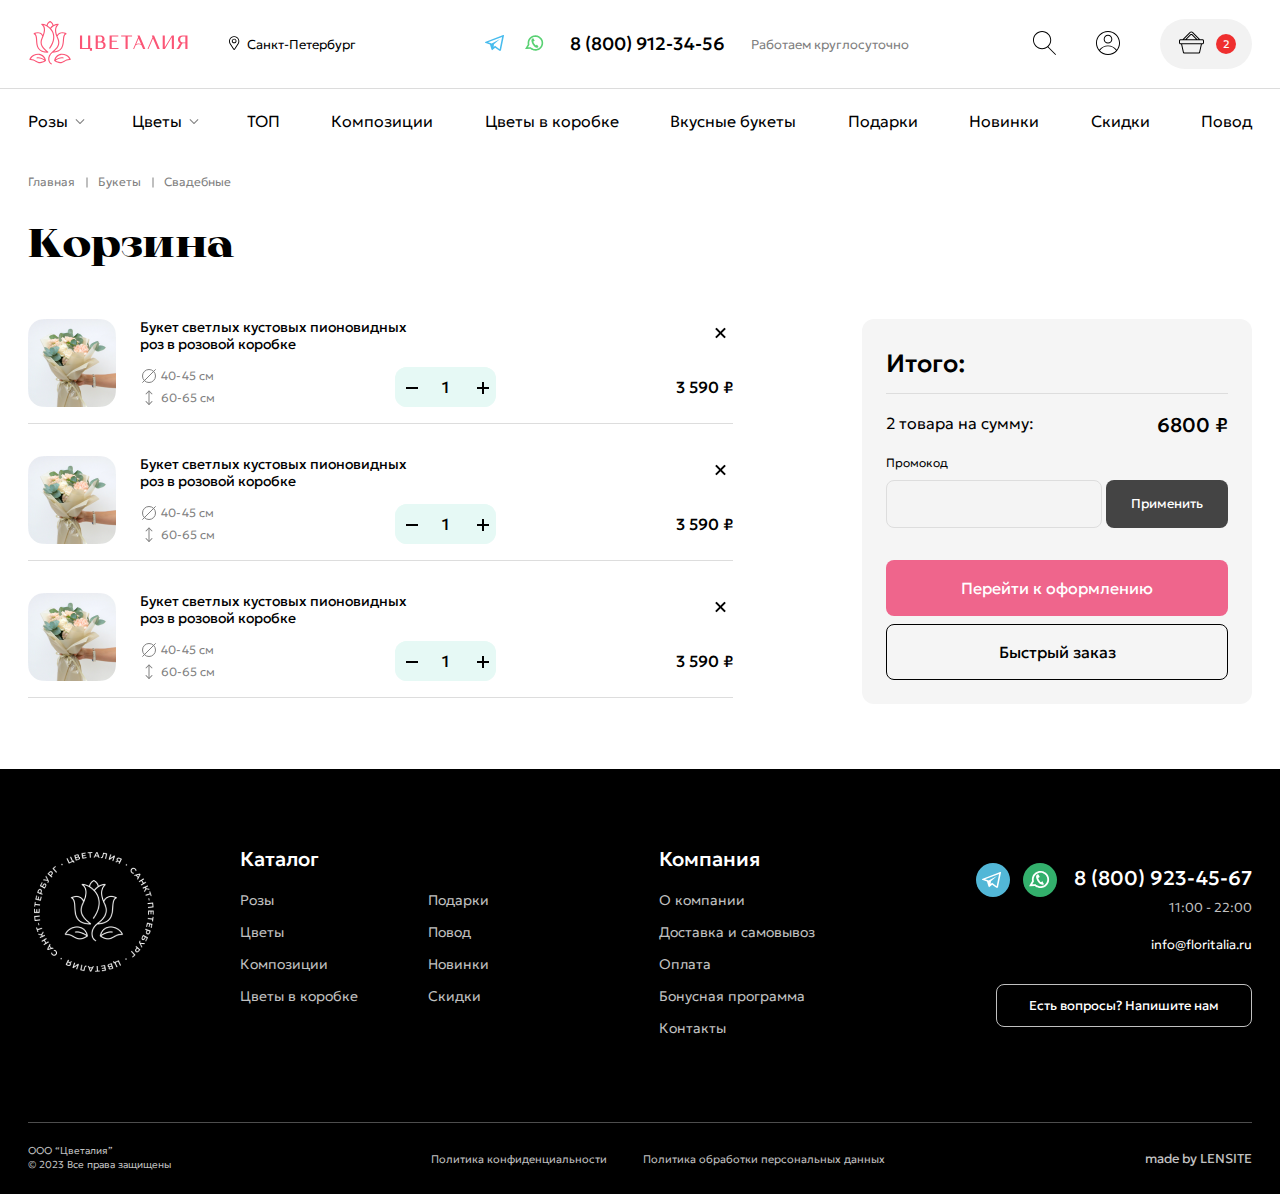
<file: basket.html>
<!DOCTYPE html>
<html lang="ru">
	 <head>
	<title>Главная</title>
	<meta charset="UTF-8">
	<meta name="format-detection" content="telephone=no">
	<link rel="stylesheet" href="css/style.min.css">
	<link rel="shortcut icon" href="favicon.ico">
	<!-- <meta name="robots" content="noindex, nofollow"> -->
	<!-- <meta name="viewport" content="width=device-width, initial-scale=1.0, maximum-scale=1.0, user-scalable=0"> -->
	<meta name="viewport" content="width=device-width, initial-scale=1.0">

	<script defer src="js/vendors.min.js"></script>
	<script defer src="js/app.min.js"></script>
</head>
	<body>
		<div class="wrapper">
			<header class="header">
	<div class="header__container">


		<div class="header__statusBox">
			<div class="header__box">

				<div class="header__top _container">
					<div class="header__left">
						<a href="index.html" class="header__logo"><svg><use xlink:href="img/sprite.svg#logo-up"></use></svg></a>
						<div class="header__sity" data-da=".menu__sity, 991, 1">
							
							<select name="form[]" class="js-sel2 header__select">
								<option value="1" selected>Санкт-Петербург</option>
								<option value="2">Пункт №2</option>
								<option value="3">Пункт №3</option>
								<option value="4">Пункт №4</option>
							</select>
							<div class="header__navig">
								<svg><use xlink:href="img/sprite.svg#navig"></use></svg>
							</div>
						</div>
						
					</div>
			
					<div class="header__center">
						<div class="header__icons">
							<div class="header__icon"><a href="#"><svg><use xlink:href="img/sprite.svg#tg"></use></svg></a></div>
							<div class="header__icon"><a href="#"><svg><use xlink:href="img/sprite.svg#wts"></use></svg></a></div>
						</div>
						<div class="header__number"><a href="#">8 (800) 912-34-56</a></div>
		
						<div class="header__timework">
							<div>Работаем круглосуточно</div>
						</div>				
		
						<a href="index.html" class="header__logoMobile"><svg><use xlink:href="img/sprite.svg#logo-mob"></use></svg></a>
					</div>
			
					<div class="header__right">
						<div class="header__search">
	
							<a href="#search" class="header__searchImage _popup-link">
								<svg><use fill="#000" xlink:href="img/sprite.svg#search"></use></svg>
							</a>
						</div>
						<div class="header__user">
							<a href="#entrance" class="_popup-link"><svg><use xlink:href="img/sprite.svg#user"></use></svg></a>
						</div>
			
						<div class="header__basket">
							<div class="header__basketImage">
								<svg><use fill="#000" xlink:href="img/sprite.svg#cart"></use></svg>
							</div>
							<div class="header__counter">
								<span>2</span>
							</div>
							
						</div>
						
					</div>
	
					<div class="header__basketMenu basket">
						<div class="basket__content">
							<div class="basket__head">
								<h3>Корзина</h3>
							</div>
							<div class="basket__block">
								<div class="basket__box">
									<div class="fast__block">
										<div class="fast__image">
											<img src="img/popup-product.png" alt="">
										</div>
										<div class="fast__info">
											<div class="fast__head">
												<div class="fast__head_image">
													<img src="img/popup-product.png" alt="">
												</div>
												<h4>Букет светлых кустовых пионовидных роз в розовой коробке</h4>
												<div class="fast__close _closeArrow"></div>
											</div>
											<div class="fast__function">
												<div class="fast__size">
													<div class="product__size">
														<svg><use xlink:href="img/sprite.svg#krest"></use></svg>
														<div>40-45 см</div>
													</div>
													<div class="product__size">
														<svg><use xlink:href="img/sprite.svg#up"></use></svg>
														<div>60-65 см</div>
													</div>
												</div>
		
												<div class="fast__quantity">
													<div class="product__quantity quantity">
														<button type="button" class="quantity__button quantity__button_minus"></button>
														<div class="quantity__input">
															<input autocomplete="off" type="text" name="form[]" value="1">
														</div>
														<button type="button" class="quantity__button quantity__button_plus"></button>
													</div>
												</div>
		
												<div class="fast__price">
													<div>3 590 ₽</div>
												</div>
		
											</div>
										</div>
									</div>
								</div>
	
								<div class="basket__box">
									<div class="fast__block">
										<div class="fast__image">
											<img src="img/popup-product.png" alt="">
										</div>
										<div class="fast__info">
											<div class="fast__head">
												<div class="fast__head_image">
													<img src="img/popup-product.png" alt="">
												</div>
												<h4>Букет светлых кустовых пионовидных роз в розовой коробке</h4>
												<div class="fast__close _closeArrow"></div>
											</div>
											<div class="fast__function">
												<div class="fast__size">
													<div class="product__size">
														<svg><use xlink:href="img/sprite.svg#krest"></use></svg>
														<div>40-45 см</div>
													</div>
													<div class="product__size">
														<svg><use xlink:href="img/sprite.svg#up"></use></svg>
														<div>60-65 см</div>
													</div>
												</div>
		
												<div class="fast__quantity">
													<div class="product__quantity quantity">
														<button type="button" class="quantity__button quantity__button_minus"></button>
														<div class="quantity__input">
															<input autocomplete="off" type="text" name="form[]" value="1">
														</div>
														<button type="button" class="quantity__button quantity__button_plus"></button>
													</div>
												</div>
		
												<div class="fast__price">
													<div>3 590 ₽</div>
												</div>
		
											</div>
										</div>
									</div>
								</div>
	
							</div>
	
							<div class="basket__info">
								<div class="basket__text">
									<div>Итого:</div>
								</div>
								<div class="basket__price">
									<div>7180 р</div>
								</div>
							</div>
	
							<div class="basket__buttons">
								<div class="basket__button _button_pink">
									<a href="#">Оформить заказ</a>
								</div>
	
								<div class="basket__button _button_black">
									<a href="#">Перейти в корзину</a>
								</div>
	
							</div>
							<div class="basket__close _closeArrow"></div>
						</div>
					</div>
					
				</div>
	
			</div>
		</div>

		<div class="header__bottom">
			<div class="header__menu menu _container">
				<button type="button" class="menu__icon icon-menu" data-da=".header__left, 991, 1">
					<svg><use xlink:href="img/sprite.svg#crosses"></use></svg>
					<span>Меню</span>
				</button>
				<button type="button" data-da=".header__left, 991, 1" class="menu__arrowBlock">
					<div class="menu__arrow">
						<svg><use xlink:href="img/sprite.svg#arrow-back"></use></svg>
					</div>
					<div class="menu__arrowText">
						<h4>Все цветы</h4>
					</div>
				</button>
				<nav class="menu__body">
					<ul class="menu__list">
						<li class="menu__item menu__item_header _item_arrow _subMenu">
							<a href="#" class="menu__link _item_arrowblock">Розы</a>
							<div class="sub-menu__list">
								
								<ul class="sub-menu__block">
											<!-- 1 -->
											<li class="sub-menu__item">
												<a href="#" class="sub-menu__box">
													<div class="sub-menu__image">
														<img src="img/rose1.png" alt="">
													</div>
													<div class="sub-menu__text">
														<div>Розовые розы</div>
													</div>
												</a>
											</li>

											<!-- 2 -->
											<li class="sub-menu__item">
												<a href="#" class="sub-menu__box">
													<div class="sub-menu__image">
														<img src="img/rose2.png" alt="">
													</div>
													<div class="sub-menu__text">
														<div>Чайные розы</div>
													</div>
												</a>
											</li>

											<!-- 3 -->
											<li class="sub-menu__item">
												<a href="#" class="sub-menu__box">
													<div class="sub-menu__image">
														<img src="img/rose3.png" alt="">
													</div>
													<div class="sub-menu__text">
														<div>Белые розы</div>
													</div>
												</a>
											</li>

										<!-- 4 -->
										<li class="sub-menu__item">
											<a href="#" class="sub-menu__box">
												<div class="sub-menu__image">
													<img src="img/rose4.png" alt="">
												</div>
												<div class="sub-menu__text">
													<div>Красные розы</div>
												</div>
											</a>
										</li>

										<!-- 5 -->
										<li class="sub-menu__item">
											<a href="#" class="sub-menu__box">
												<div class="sub-menu__image">
													<img src="img/rose5.png" alt="">
												</div>
												<div class="sub-menu__text">
													<div>Розы в коробках</div>
												</div>
											</a>
										</li>

										<!-- 6 -->
										<li class="sub-menu__item">
											<a href="#" class="sub-menu__box">
												<div class="sub-menu__image">
													<img src="img/rose6.png" alt="">
												</div>
												<div class="sub-menu__text">
													<div>Букеты из роз</div>
												</div>
											</a>
										</li>

								</ul>
							</div>

						</li>
						<li class="menu__item menu__item_header _item_arrow _subMenu">
							<a href="#" class="menu__link _item_arrowblock">Цветы</a>

							<div class="sub-menu__list">
								<ul class="sub-menu__block">
									<!-- 1 -->
									<li class="sub-menu__item">
										<a href="#" class="sub-menu__box">
											<div class="sub-menu__image">
												<img src="img/flowers1.png" alt="">
											</div>
											<div class="sub-menu__text">
												<div>Альстромерии</div>
											</div>
										</a>
									</li>
	
									<!-- 2 -->
									<li class="sub-menu__item">
										<a href="#" class="sub-menu__box">
											<div class="sub-menu__image">
												<img src="img/flowers2.png" alt="">
											</div>
											<div class="sub-menu__text">
												<div>Герберы</div>
											</div>
										</a>
									</li>
	
									<!-- 3 -->
									<li class="sub-menu__item">
										<a href="#" class="sub-menu__box">
											<div class="sub-menu__image">
												<img src="img/flowers3.png" alt="">
											</div>
											<div class="sub-menu__text">
												<div>Гвоздики</div>
											</div>
										</a>
									</li>
	
									<!-- 4 -->
									<li class="sub-menu__item">
										<a href="#" class="sub-menu__box">
											<div class="sub-menu__image">
												<img src="img/flowers4.png" alt="">
											</div>
											<div class="sub-menu__text">
												<div>Гипсофила</div>
											</div>
										</a>
									</li>
	
									<!-- 5 -->
									<li class="sub-menu__item">
										<a href="#" class="sub-menu__box">
											<div class="sub-menu__image">
												<img src="img/flowers5.png" alt="">
											</div>
											<div class="sub-menu__text">
												<div>Гортензии</div>
											</div>
										</a>
									</li>
	
									<!-- 6 -->
									<li class="sub-menu__item">
										<a href="#" class="sub-menu__box">
											<div class="sub-menu__image">
												<img src="img/flowers6.png" alt="">
											</div>
											<div class="sub-menu__text">
												<div>Ирисы</div>
											</div>
										</a>
									</li>
	
									<!-- 7 -->
									<li class="sub-menu__item">
										<a href="#" class="sub-menu__box">
											<div class="sub-menu__image">
												<img src="img/flowers7.png" alt="">
											</div>
											<div class="sub-menu__text">
												<div>Каллы</div>
											</div>
										</a>
									</li>
	
									<!-- 8 -->
									<li class="sub-menu__item">
										<a href="#" class="sub-menu__box">
											<div class="sub-menu__image">
												<img src="img/flowers8.png" alt="">
											</div>
											<div class="sub-menu__text">
												<div>Лилии</div>
											</div>
										</a>
									</li>
	
									<!-- 9 -->
									<li class="sub-menu__item">
										<a href="#" class="sub-menu__box">
											<div class="sub-menu__image">
												<img src="img/flowers9.png" alt="">
											</div>
											<div class="sub-menu__text">
												<div>Орхидеи</div>
											</div>
										</a>
									</li>

								</ul>
								<ul class="sub-menu__block">

									<!-- 10 -->
									<li class="sub-menu__item">
										<a href="#" class="sub-menu__box">
											<div class="sub-menu__image">
												<img src="img/flowers10.png" alt="">
											</div>
											<div class="sub-menu__text">
												<div>Пионы</div>
											</div>
										</a>
									</li>
	
									<!-- 11 -->
									<li class="sub-menu__item">
										<a href="#" class="sub-menu__box">
											<div class="sub-menu__image">
												<img src="img/flowers11.png" alt="">
											</div>
											<div class="sub-menu__text">
												<div>Подсолнухи</div>
											</div>
										</a>
									</li>
	
									<!-- 12 -->
									<li class="sub-menu__item">
										<a href="#" class="sub-menu__box">
											<div class="sub-menu__image">
												<img src="img/flowers12.png" alt="">
											</div>
											<div class="sub-menu__text">
												<div>Ромашки</div>
											</div>
										</a>
									</li>
	
									<!-- 13 -->
									<li class="sub-menu__item">
										<a href="#" class="sub-menu__box">
											<div class="sub-menu__image">
												<img src="img/flowers13.png" alt="">
											</div>
											<div class="sub-menu__text">
												<div>Статица</div>
											</div>
										</a>
									</li>
	
									<!-- 14 -->
									<li class="sub-menu__item">
										<a href="#" class="sub-menu__box">
											<div class="sub-menu__image">
												<img src="img/flowers14.png" alt="">
											</div>
											<div class="sub-menu__text">
												<div>Сухоцветы</div>
											</div>
										</a>
									</li>
	
									<!-- 15 -->
									<li class="sub-menu__item">
										<a href="#" class="sub-menu__box">
											<div class="sub-menu__image">
												<img src="img/flowers15.png" alt="">
											</div>
											<div class="sub-menu__text">
												<div>Тюльпаны</div>
											</div>
										</a>
									</li>
	
									<!-- 16 -->
									<li class="sub-menu__item">
										<a href="#" class="sub-menu__box">
											<div class="sub-menu__image">
												<img src="img/flowers16.png" alt="">
											</div>
											<div class="sub-menu__text">
												<div>Фрезия</div>
											</div>
										</a>
									</li>
	
									<!-- 17 -->
									<li class="sub-menu__item">
										<a href="#" class="sub-menu__box">
											<div class="sub-menu__image">
												<img src="img/flowers17.png" alt="">
											</div>
											<div class="sub-menu__text">
												<div>Хризантемы</div>
											</div>
										</a>
									</li>
	
									<!-- 18 -->
									<li class="sub-menu__item">
										<a href="#" class="sub-menu__box">
											<div class="sub-menu__image">
												<img src="img/flowers18.png" alt="">
											</div>
											<div class="sub-menu__text">
												<div>Эустома</div>
											</div>
										</a>
									</li>

								</ul>
							</div>
						</li>
						<li class="menu__item"><a href="#" class="menu__link">ТОП</a></li>
						<li class="menu__item"><a href="#" class="menu__link">Композиции</a></li>
						<li class="menu__item"><a href="#" class="menu__link">Цветы в коробке</a></li>
						<li class="menu__item"><a href="#" class="menu__link">Вкусные букеты</a></li>
						<li class="menu__item"><a href="#" class="menu__link">Подарки</a></li>
						<li class="menu__item"><a href="#" class="menu__link">Новинки</a></li>
						<li class="menu__item"><a href="#" class="menu__link">Скидки</a></li>
						<li class="menu__item"><a href="#" class="menu__link">Повод</a></li>
					</ul>
					<div class="menu__pages">
						<ul class="menu__pagesMenu">
							<li class="menu__pagesItem"><a href="#">О компании</a></li>
							<li class="menu__pagesItem"><a href="#">Доставка и самовывоз</a></li>
							<li class="menu__pagesItem"><a href="#">Оплата</a></li>
							<li class="menu__pagesItem"><a href="#">Бонусная программа</a></li>
							<li class="menu__pagesItem"><a href="#">Контакты</a></li>
						</ul>
					</div>
					<div class="menu__sity">

					</div>
				</nav>
			</div>
		</div>



	</div>
</header>


<div class="chase">
	<div class="chase__block _container">
		<div class="chase__menu">

			
			<div class="header__menu menu">
				<nav class="menu__body">
					<ul class="menu__list">
						<li class="menu__item menu__item_header _item_arrow _subMenu">
							<a href="#" class="menu__link _item_arrowblock">Розы</a>
							<ul class="sub-menu__list">
								<div class="sub-menu__block">
										<!-- 1 -->
										<li class="sub-menu__item">
											<a href="#" class="sub-menu__box">
												<div class="sub-menu__image">
													<img src="img/rose1.png" alt="">
												</div>
												<div class="sub-menu__text">
													<div>Розовые розы</div>
												</div>
											</a>
										</li>

										<!-- 2 -->
										<li class="sub-menu__item">
											<a href="#" class="sub-menu__box">
												<div class="sub-menu__image">
													<img src="img/rose2.png" alt="">
												</div>
												<div class="sub-menu__text">
													<div>Чайные розы</div>
												</div>
											</a>
										</li>

										<!-- 3 -->
										<li class="sub-menu__item">
											<a href="#" class="sub-menu__box">
												<div class="sub-menu__image">
													<img src="img/rose3.png" alt="">
												</div>
												<div class="sub-menu__text">
													<div>Белые розы</div>
												</div>
											</a>
										</li>

									<!-- 4 -->
									<li class="sub-menu__item">
										<a href="#" class="sub-menu__box">
											<div class="sub-menu__image">
												<img src="img/rose4.png" alt="">
											</div>
											<div class="sub-menu__text">
												<div>Красные розы</div>
											</div>
										</a>
									</li>

									<!-- 5 -->
									<li class="sub-menu__item">
										<a href="#" class="sub-menu__box">
											<div class="sub-menu__image">
												<img src="img/rose5.png" alt="">
											</div>
											<div class="sub-menu__text">
												<div>Розы в коробках</div>
											</div>
										</a>
									</li>

									<!-- 6 -->
									<li class="sub-menu__item">
										<a href="#" class="sub-menu__box">
											<div class="sub-menu__image">
												<img src="img/rose6.png" alt="">
											</div>
											<div class="sub-menu__text">
												<div>Букеты из роз</div>
											</div>
										</a>
									</li>

								</div>

							</ul>

						</li>
						<li class="menu__item menu__item_header _item_arrow _subMenu">
							<a href="#" class="menu__link _item_arrowblock">Цветы</a>
							<ul class="sub-menu__list">
								<div class="sub-menu__block">
									<!-- 1 -->
									<li class="sub-menu__item">
										<a href="#" class="sub-menu__box">
											<div class="sub-menu__image">
												<img src="img/flowers1.png" alt="">
											</div>
											<div class="sub-menu__text">
												<div>Альстромерии</div>
											</div>
										</a>
									</li>
	
									<!-- 2 -->
									<li class="sub-menu__item">
										<a href="#" class="sub-menu__box">
											<div class="sub-menu__image">
												<img src="img/flowers2.png" alt="">
											</div>
											<div class="sub-menu__text">
												<div>Герберы</div>
											</div>
										</a>
									</li>
	
									<!-- 3 -->
									<li class="sub-menu__item">
										<a href="#" class="sub-menu__box">
											<div class="sub-menu__image">
												<img src="img/flowers3.png" alt="">
											</div>
											<div class="sub-menu__text">
												<div>Гвоздики</div>
											</div>
										</a>
									</li>
	
									<!-- 4 -->
									<li class="sub-menu__item">
										<a href="#" class="sub-menu__box">
											<div class="sub-menu__image">
												<img src="img/flowers4.png" alt="">
											</div>
											<div class="sub-menu__text">
												<div>Гипсофила</div>
											</div>
										</a>
									</li>
	
									<!-- 5 -->
									<li class="sub-menu__item">
										<a href="#" class="sub-menu__box">
											<div class="sub-menu__image">
												<img src="img/flowers5.png" alt="">
											</div>
											<div class="sub-menu__text">
												<div>Гортензии</div>
											</div>
										</a>
									</li>
	
									<!-- 6 -->
									<li class="sub-menu__item">
										<a href="#" class="sub-menu__box">
											<div class="sub-menu__image">
												<img src="img/flowers6.png" alt="">
											</div>
											<div class="sub-menu__text">
												<div>Ирисы</div>
											</div>
										</a>
									</li>
	
									<!-- 7 -->
									<li class="sub-menu__item">
										<a href="#" class="sub-menu__box">
											<div class="sub-menu__image">
												<img src="img/flowers7.png" alt="">
											</div>
											<div class="sub-menu__text">
												<div>Каллы</div>
											</div>
										</a>
									</li>
	
									<!-- 8 -->
									<li class="sub-menu__item">
										<a href="#" class="sub-menu__box">
											<div class="sub-menu__image">
												<img src="img/flowers8.png" alt="">
											</div>
											<div class="sub-menu__text">
												<div>Лилии</div>
											</div>
										</a>
									</li>
	
									<!-- 9 -->
									<li class="sub-menu__item">
										<a href="#" class="sub-menu__box">
											<div class="sub-menu__image">
												<img src="img/flowers9.png" alt="">
											</div>
											<div class="sub-menu__text">
												<div>Орхидеи</div>
											</div>
										</a>
									</li>
								</div>
								
								<div class="sub-menu__block">
									<!-- 10 -->
									<li class="sub-menu__item">
										<a href="#" class="sub-menu__box">
											<div class="sub-menu__image">
												<img src="img/flowers10.png" alt="">
											</div>
											<div class="sub-menu__text">
												<div>Пионы</div>
											</div>
										</a>
									</li>
	
									<!-- 11 -->
									<li class="sub-menu__item">
										<a href="#" class="sub-menu__box">
											<div class="sub-menu__image">
												<img src="img/flowers11.png" alt="">
											</div>
											<div class="sub-menu__text">
												<div>Подсолнухи</div>
											</div>
										</a>
									</li>
	
									<!-- 12 -->
									<li class="sub-menu__item">
										<a href="#" class="sub-menu__box">
											<div class="sub-menu__image">
												<img src="img/flowers12.png" alt="">
											</div>
											<div class="sub-menu__text">
												<div>Ромашки</div>
											</div>
										</a>
									</li>
	
									<!-- 13 -->
									<li class="sub-menu__item">
										<a href="#" class="sub-menu__box">
											<div class="sub-menu__image">
												<img src="img/flowers13.png" alt="">
											</div>
											<div class="sub-menu__text">
												<div>Статица</div>
											</div>
										</a>
									</li>
	
									<!-- 14 -->
									<li class="sub-menu__item">
										<a href="#" class="sub-menu__box">
											<div class="sub-menu__image">
												<img src="img/flowers14.png" alt="">
											</div>
											<div class="sub-menu__text">
												<div>Сухоцветы</div>
											</div>
										</a>
									</li>
	
									<!-- 15 -->
									<li class="sub-menu__item">
										<a href="#" class="sub-menu__box">
											<div class="sub-menu__image">
												<img src="img/flowers15.png" alt="">
											</div>
											<div class="sub-menu__text">
												<div>Тюльпаны</div>
											</div>
										</a>
									</li>
	
									<!-- 16 -->
									<li class="sub-menu__item">
										<a href="#" class="sub-menu__box">
											<div class="sub-menu__image">
												<img src="img/flowers16.png" alt="">
											</div>
											<div class="sub-menu__text">
												<div>Фрезия</div>
											</div>
										</a>
									</li>
	
									<!-- 17 -->
									<li class="sub-menu__item">
										<a href="#" class="sub-menu__box">
											<div class="sub-menu__image">
												<img src="img/flowers17.png" alt="">
											</div>
											<div class="sub-menu__text">
												<div>Хризантемы</div>
											</div>
										</a>
									</li>
	
									<!-- 18 -->
									<li class="sub-menu__item">
										<a href="#" class="sub-menu__box">
											<div class="sub-menu__image">
												<img src="img/flowers18.png" alt="">
											</div>
											<div class="sub-menu__text">
												<div>Эустома</div>
											</div>
										</a>
									</li>
								</div>

							</ul>
						</li>
						<li class="menu__item"><a href="#" class="menu__link">ТОП</a></li>
						<li class="menu__item"><a href="#" class="menu__link">Композиции</a></li>
						<li class="menu__item"><a href="#" class="menu__link">Цветы в коробке</a></li>
						<li class="menu__item"><a href="#" class="menu__link">Вкусные букеты</a></li>
						<li class="menu__item"><a href="#" class="menu__link">Подарки</a></li>
						<li class="menu__item"><a href="#" class="menu__link">Новинки</a></li>
						<li class="menu__item"><a href="#" class="menu__link">Скидки</a></li>
						<li class="menu__item"><a href="#" class="menu__link">Повод</a></li>
					</ul>
					<div class="menu__pages">
						<ul class="menu__pagesMenu">
							<li class="menu__pagesItem"><a href="#">О компании</a></li>
							<li class="menu__pagesItem"><a href="#">Доставка и самовывоз</a></li>
							<li class="menu__pagesItem"><a href="#">Оплата</a></li>
							<li class="menu__pagesItem"><a href="#">Бонусная программа</a></li>
							<li class="menu__pagesItem"><a href="#">Контакты</a></li>
						</ul>
					</div>
					<div class="menu__sity">

					</div>
				</nav>
			</div>


		</div>

		<div class="chase__cart">
			<div class="header__basket">
				<div class="header__basketImage">
					<svg><use fill="#000" xlink:href="img/sprite.svg#cart"></use></svg>
				</div>
				<div class="header__counter">
					<span>2</span>
				</div>
				
			</div>
		</div>

		<!-- <div class="header__basketMenu basket">
			<div class="basket__content">
				<div class="basket__head">
					<h3>Корзина</h3>
				</div>
				<div class="basket__block">
					<div class="basket__box">
						<div class="fast__block">
							<div class="fast__image">
								<img src="img/popup-product.png" alt="">
							</div>
							<div class="fast__info">
								<div class="fast__head">
									<div class="fast__head_image">
										<img src="img/popup-product.png" alt="">
									</div>
									<h4>Букет светлых кустовых пионовидных роз в розовой коробке</h4>
									<div class="fast__close _closeArrow"></div>
								</div>
								<div class="fast__function">
									<div class="fast__size">
										<div class="product__size">
											<svg><use xlink:href="/img/sprite.svg#krest"></use></svg>
											<p>40-45 см</p>
										</div>
										<div class="product__size">
											<svg><use xlink:href="/img/sprite.svg#up"></use></svg>
											<p>60-65 см</p>
										</div>
									</div>

									<div class="fast__quantity">
										<div class="product__quantity quantity">
											<button type="button" class="quantity__button quantity__button_minus"></button>
											<div class="quantity__input">
												<input autocomplete="off" type="text" name="form[]" value="1">
											</div>
											<button type="button" class="quantity__button quantity__button_plus"></button>
										</div>
									</div>

									<div class="fast__price">
										<p>3 590 ₽</p>
									</div>

								</div>
							</div>
						</div>
					</div>

					<div class="basket__box">
						<div class="fast__block">
							<div class="fast__image">
								<img src="img/popup-product.png" alt="">
							</div>
							<div class="fast__info">
								<div class="fast__head">
									<div class="fast__head_image">
										<img src="img/popup-product.png" alt="">
									</div>
									<h4>Букет светлых кустовых пионовидных роз в розовой коробке</h4>
									<div class="fast__close _closeArrow"></div>
								</div>
								<div class="fast__function">
									<div class="fast__size">
										<div class="product__size">
											<svg><use xlink:href="/img/sprite.svg#krest"></use></svg>
											<p>40-45 см</p>
										</div>
										<div class="product__size">
											<svg><use xlink:href="/img/sprite.svg#up"></use></svg>
											<p>60-65 см</p>
										</div>
									</div>

									<div class="fast__quantity">
										<div class="product__quantity quantity">
											<button type="button" class="quantity__button quantity__button_minus"></button>
											<div class="quantity__input">
												<input autocomplete="off" type="text" name="form[]" value="1">
											</div>
											<button type="button" class="quantity__button quantity__button_plus"></button>
										</div>
									</div>

									<div class="fast__price">
										<p>3 590 ₽</p>
									</div>

								</div>
							</div>
						</div>
					</div>

				</div>

				<div class="basket__info">
					<div class="basket__text">
						<p>Итого:</p>
					</div>
					<div class="basket__price">
						<p>7180 р</p>
					</div>
				</div>

				<div class="basket__buttons">
					<div class="basket__button">
						<a href="#">Оформить заказ</a>
					</div>

					<div class="basket__button">
						<a href="#">Перейти в корзину</a>
					</div>

				</div>
			</div>
		</div> -->

	</div>
</div>
			<main class="page">

            <div class="cap">
					<div class="cap__content _container">
						<ul class="cap__crumbs">
							<li class="cap__crumb">
								<a href="#" class="cap__crumb_link">Главная</a>
							</li>
							<li class="cap__crumb">
								<a href="#" class="cap__crumb_link">Букеты</a>
							</li>
							<li class="cap__crumb">
								<a href="#" class="cap__crumb_link">Свадебные</a>
							</li>
						</ul>
						<div class="cap__header">
							<h1 class="_macherTitle">Корзина</h1>
						</div>
					</div>
					
				</div>



            <div class="pannier">
               <div class="pannier__content _container">
                  <div class="pannier__left">
                     <div class="pannier__box basket__box">
                        <div class="fast__block">
                           <div class="fast__image">
                              <img src="img/popup-product.png" alt="">
                           </div>
                           <div class="fast__info">
                              <div class="fast__head">
                                 <div class="fast__head_image">
                                    <img src="img/popup-product.png" alt="">
                                 </div>
                                 <h4>Букет светлых кустовых пионовидных роз в розовой коробке</h4>
                                 <div class="fast__close _closeArrow"></div>
                              </div>
                              <div class="fast__function">
                                 <div class="fast__size">
                                    <div class="product__size">
                                       <svg><use xlink:href="img/sprite.svg#krest"></use></svg>
                                       <div>40-45 см</div>
                                    </div>
                                    <div class="product__size">
                                       <svg><use xlink:href="img/sprite.svg#up"></use></svg>
                                       <div>60-65 см</div>
                                    </div>
                                 </div>
   
                                 <div class="fast__quantity">
                                    <div class="product__quantity quantity">
                                       <button type="button" class="quantity__button quantity__button_minus"></button>
                                       <div class="quantity__input">
                                          <input autocomplete="off" type="text" name="form[]" value="1">
                                       </div>
                                       <button type="button" class="quantity__button quantity__button_plus"></button>
                                    </div>
                                 </div>
   
                                 <div class="fast__price">
                                    <div>3 590 ₽</div>
                                 </div>
   
                              </div>
                           </div>
                        </div>
                     </div>
                     <div class="pannier__box basket__box">
                        <div class="fast__block">
                           <div class="fast__image">
                              <img src="img/popup-product.png" alt="">
                           </div>
                           <div class="fast__info">
                              <div class="fast__head">
                                 <div class="fast__head_image">
                                    <img src="img/popup-product.png" alt="">
                                 </div>
                                 <h4>Букет светлых кустовых пионовидных роз в розовой коробке</h4>
                                 <div class="fast__close _closeArrow"></div>
                              </div>
                              <div class="fast__function">
                                 <div class="fast__size">
                                    <div class="product__size">
                                       <svg><use xlink:href="img/sprite.svg#krest"></use></svg>
                                       <div>40-45 см</div>
                                    </div>
                                    <div class="product__size">
                                       <svg><use xlink:href="img/sprite.svg#up"></use></svg>
                                       <div>60-65 см</div>
                                    </div>
                                 </div>
   
                                 <div class="fast__quantity">
                                    <div class="product__quantity quantity">
                                       <button type="button" class="quantity__button quantity__button_minus"></button>
                                       <div class="quantity__input">
                                          <input autocomplete="off" type="text" name="form[]" value="1">
                                       </div>
                                       <button type="button" class="quantity__button quantity__button_plus"></button>
                                    </div>
                                 </div>
   
                                 <div class="fast__price">
                                    <div>3 590 ₽</div>
                                 </div>
   
                              </div>
                           </div>
                        </div>
                     </div>
                     <div class="pannier__box basket__box">
                        <div class="fast__block">
                           <div class="fast__image">
                              <img src="img/popup-product.png" alt="">
                           </div>
                           <div class="fast__info">
                              <div class="fast__head">
                                 <div class="fast__head_image">
                                    <img src="img/popup-product.png" alt="">
                                 </div>
                                 <h4>Букет светлых кустовых пионовидных роз в розовой коробке</h4>
                                 <div class="fast__close _closeArrow"></div>
                              </div>
                              <div class="fast__function">
                                 <div class="fast__size">
                                    <div class="product__size">
                                       <svg><use xlink:href="img/sprite.svg#krest"></use></svg>
                                       <div>40-45 см</div>
                                    </div>
                                    <div class="product__size">
                                       <svg><use xlink:href="img/sprite.svg#up"></use></svg>
                                       <div>60-65 см</div>
                                    </div>
                                 </div>
   
                                 <div class="fast__quantity">
                                    <div class="product__quantity quantity">
                                       <button type="button" class="quantity__button quantity__button_minus"></button>
                                       <div class="quantity__input">
                                          <input autocomplete="off" type="text" name="form[]" value="1">
                                       </div>
                                       <button type="button" class="quantity__button quantity__button_plus"></button>
                                    </div>
                                 </div>
   
                                 <div class="fast__price">
                                    <div>3 590 ₽</div>
                                 </div>
   
                              </div>
                           </div>
                        </div>
                     </div>
                  </div>

                  <div class="pannier__right">
                     <div class="pannier__top">
                        <h3 class="pannier__head">Итого:</h3>
                     </div>
                     <div class="pannier__result">
                        <div class="pannier__text">2 товара на сумму:</div>
                        <div class="pannier__price">6800 ₽</div>
                     </div>
                     <div class="entrance">
                        <form action="#" class="entrance__form entrance__form_one">
                           <div class="entrance__block">
                              <div class="entrance__input">
                                 <label for="c_1" class="label"><span class="label">Промокод</span></label>
                                 <div class="entrance__input_block">
                                    <input id="c_1" autocomplete="off" data-error="Введите корректное значение" class="input _req" type="text" value="" name="form[]">
                                    <button type="submit" class="button">Применить</button>
                                 </div>
                                 
                              </div>         

                           </div>


                           <div class="pannier__buttons">
                              <div class="pannier__button _button_pink">
                                 <button href="#">Перейти к оформлению</button>
                              </div>
                              <div class="pannier__button _button_black">
                                 <a href="#">Быстрый заказ</a>
                              </div>
                           </div>
                           
                        </form>
                     </div>

                  </div>
               </div>
            </div>

         </main>
			<footer class="footer">
	<div class="footer__container _container">
		<div class="footer__top">
			<div class="footer__center">
				<div class="footer__blockImage">
					<a href="#" class="footer__logo" data-da=".footer__blockLast, 768, last"><svg><use xlink:href="img/sprite.svg#footerSvg"></use></svg></a>
					<div class="footer__block">
						<div class="footer__title">
							<h3>Каталог</h3>
						</div>
						<div class="footer__catalog">
							<ul class="footer__list">
								<li class="footer__item"><a href="catalog.html">Розы</a></li>
								<li class="footer__item"><a href="#">Цветы</a></li>
								<li class="footer__item"><a href="#">Композиции</a></li>
								<li class="footer__item"><a href="#">Цветы в коробке</a></li>
							</ul>
							<ul class="footer__list">
								<li class="footer__item"><a href="#">Подарки</a></li>
								<li class="footer__item"><a href="#">Повод</a></li>
								<li class="footer__item"><a href="#">Новинки</a></li>
								<li class="footer__item"><a href="special.html">Скидки</a></li>
							</ul>
						</div>
						
					</div>
				</div>

				<div class="footer__block footer__blockLast">
					<div class="footer__title">
						<h3>Компания</h3>
					</div>
					<ul class="footer__list">
						<li class="footer__item"><a href="company.html">О компании</a></li>
						<li class="footer__item"><a href="#">Доставка и самовывоз</a></li>
						<li class="footer__item"><a href="payment.html">Оплата</a></li>
						<li class="footer__item"><a href="bonus.html">Бонусная программа</a></li>
						<li class="footer__item"><a href="contact.html">Контакты</a></li>
					</ul>
				</div>

			</div>
			<div class="footer__right">
				<div class="footer__phone">
					<div class="footer__icons">
						<a href="#" class="footer__icon">
							<svg><use xlink:href="img/sprite.svg#foot-tg"></use></svg>
						</a>
						<a href="#" class="footer__icon">
							<svg><use xlink:href="img/sprite.svg#wts-foot"></use></svg>
						</a>
					</div>
					<div class="footer__number">
						<a href="#">8 (800) 923-45-67</a>
					</div>
				</div>
				<div class="footer__time">
					<div>11:00 - 22:00</div>
				</div>
				<div class="footer__email">
					<div>info@floritalia.ru</div>
				</div>
				<div class="footer__button">Есть вопросы? Напишите нам</div>
			</div>
		</div>

		<div class="footer__bottom">
			<div class="footer__box">
				<div class="footer__comp">
					<div>ООО “Цветалия”</div>
					<div>© 2023 Все права защищены</div>
				</div>
				<div class="footer__policy" data-da=".footer__bottom, 768, 0">
					<div class="footer__privacy">
						<a href="#">Политика конфиденциальности</a>
					</div>
					<div class="footer__privacy">
						<a href="#">Политика обработки персональных данных</a>
					</div>
				</div>
				<div class="footer__lensite">
					<div>made by LENSITE</div>
				</div>
			</div>
		</div>
	</div>
</footer>
		</div>
		<div class="popup popup_product">
	<div class="popup__content">
		<div class="popup__body">
			<div class="popup__close _closeArrow"></div>
			<div class="fast">
				<div class="popup__fast fast">
					<div class="fast__title">
						<h3>Быстрый заказ</h3>
					</div>
					<div class="fast__text">
						<div>Оформите заказ по телефону +7(812) 912-34-56 или заполните форму ниже</div>
					</div>
					<form action="#" class="fast__form">
						<div class="fast__contact">
							<div class="fast__input">
								<label for="">Ваше имя</label>
								<input autocomplete="off" type="text" name="form[]" data-value="" data-error="Введите корректное значение" placeholder="" class="input _req">
								<div class="form__error"></div>
							</div>
							<div class="fast__input">
								<label for="">Номер телефона</label>
								<input autocomplete="off" type="text" name="form[]" data-value="" data-error="Введите корректное значение" placeholder="" class="input _req _phone">
								<div class="form__error"></div>
							</div>
						</div>

						<div class="fast__box">

							<!-- 1 -->
							<div class="fast__block">
								<div class="fast__image">
									<img src="img/popup-product.png" alt="">
								</div>
								<div class="fast__info">
									<div class="fast__head">
										<div class="fast__head_image">
											<img src="img/popup-product.png" alt="">
										</div>
										<h4>Букет светлых кустовых пионовидных роз в розовой коробке</h4>
										<div class="fast__close _closeArrow"></div>
									</div>
									<div class="fast__function">
										<div class="fast__size">
											<div class="product__size">
												<svg><use xlink:href="img/sprite.svg#krest"></use></svg>
												<div>40-45 см</div>
											</div>
											<div class="product__size">
												<svg><use xlink:href="img/sprite.svg#up"></use></svg>
												<div>60-65 см</div>
											</div>
										</div>

										<div class="fast__quantity">
											<div class="product__quantity quantity">
												<button type="button" class="quantity__button quantity__button_minus"></button>
												<div class="quantity__input">
													<input autocomplete="off" type="text" name="form[]" value="1">
												</div>
												<button type="button" class="quantity__button quantity__button_plus"></button>
											</div>
										</div>

										<div class="fast__price">
											<div>3 590 ₽</div>
										</div>

									</div>
								</div>
							</div>

							<!-- 2 -->
							<div class="fast__block">
								<div class="fast__image">
									<img src="img/popup-product.png" alt="">
								</div>
								<div class="fast__info">
									<div class="fast__head">
										<div class="fast__head_image">
											<img src="img/popup-product.png" alt="">
										</div>
										<h4>Букет светлых кустовых пионовидных роз в розовой коробке</h4>
										<div class="fast__close _closeArrow"></div>
									</div>
									<div class="fast__function">
										<div class="fast__size">
											<div class="product__size">
												<svg><use xlink:href="img/sprite.svg#krest"></use></svg>
												<div>40-45 см</div>
											</div>
											<div class="product__size">
												<svg><use xlink:href="img/sprite.svg#up"></use></svg>
												<div>60-65 см</div>
											</div>
										</div>

										<div class="fast__quantity">
											<div class="product__quantity quantity">
												<button type="button" class="quantity__button quantity__button_minus"></button>
												<div class="quantity__input">
													<input autocomplete="off" type="text" name="form[]" value="1">
												</div>
												<button type="button" class="quantity__button quantity__button_plus"></button>
											</div>
										</div>

										<div class="fast__price">
											<div>3 590 ₽</div>
										</div>

									</div>
								</div>
							</div>
						</div>


						<div class="fast__button">
							<button type="submit" class="button btn">Отправить</button>
						</div>

						<div class="fast__checkbox checkbox">
							<input id="c_11" data-error="Ошибка" class="checkbox__input" type="checkbox" value="1" name="form[]">
							<label for="c_11" class="checkbox__label"><span class="checkbox__text">Принимаю условия <a href="">Публичной оферты</a></span></label>
						</div>
						
						
					</form>
				</div>
			</div>
		</div>
	</div>
</div>



<div class="popup popup_entrance">
	<div class="popup__content">
		<div class="popup__body">
			<div class="popup__close _closeArrow"></div>
			<div class="entrance">
				<div class="entrance__head">
					<h3>Вход</h3>
				</div>
				<form action="#" class="entrance__form">
					<div class="entrance__block">
						<div class="entrance__input">
							<label for="c_9" class="label"><span class="label">Телефон или e-mail</span></label>
							<input id="c_9" autocomplete="off" data-error="Введите корректное значение" class="input _req" type="text" value="" name="form[]">
						</div>

						<div class="entrance__input">
							<label for="c_10" class="label"><span class="label">Введите код из СМС</span></label>
							<input id="c_10" autocomplete="off" data-error="Введите корректное значение" class="input _req" type="text" value="" name="form[]">
						</div>

						<div class="entrance__time">
							<div>Запросить код повторно: 56 с</div>
						</div>
					</div>

					<div class="entrance__buttons">
						<div class="entrance__button entrance__send _button_pink">
							<button type="submit" class="button">Отправить</button>
						</div>
						<div class="entrance__button entrance__register _button_black">
							<a href="#register" class="_popup-link">Регистрация</a>
						</div>
					</div>
					<div class="entrance__sendPassword">
						<a href="#next" class="_popup-link">Вход с паролем</a>
					</div>
					
				</form>
			</div>
		</div>
	</div>
</div>


<div class="popup popup_search">
	<div class="popup__content">
		<div class="popup__body">
			<div class="popup__close _closeArrow"></div>
			<div class="search">
				<div class="search__content">
					<div class="search__block">
						<div class="search__input">
							<input autocomplete="off" type="text" name="form[]" data-error="Ошибка" value="Розы" placeholder="" class="input">
							<div class="search__icon">
								<svg><use xlink:href="img/sprite.svg#search"></use></svg>
							</div>
						</div>
					</div>
					

					<!-- <div data-tabs class="search__tabs tabs _tabs">
						<nav data-tabs-titles class="tabs__navigation">
							<button type="button" class="tabs__title _tabs-item _active">Все</button>
							<button type="button" class="tabs__title _tabs-item">Категории</button>
							<button type="button" class="tabs__title _tabs-item">Товары</button>
						</nav>
						<div data-tabs-body class="tabs__content">
							<div class="tabs__bod _tabs-block _active">


								<div class="search__boxes">
									<div class="search__header">
										<h3>Категории <span>(11)</span></h3>
									</div>
									<div class="search__category">
										<a href="#" class="search__box">
											<div class="search__images">
												<img src="img/flowers1.png" alt="">
											</div>
											<div class="search__name">Розы</div>
										</a>

										<a href="#" class="search__box">
											<div class="search__images">
												<img src="img/flowers1.png" alt="">
											</div>
											<div class="search__name">Розы</div>
										</a>

										<a href="#" class="search__box">
											<div class="search__images">
												<img src="img/flowers1.png" alt="">
											</div>
											<div class="search__name">Розы</div>
										</a>

										<a href="#" class="search__box">
											<div class="search__images">
												<img src="img/flowers1.png" alt="">
											</div>
											<div class="search__name">Розы</div>
										</a>

										<a href="#" class="search__box">
											<div class="search__images">
												<img src="img/flowers1.png" alt="">
											</div>
											<div class="search__name">Розы</div>
										</a>

										<a href="#" class="search__box">
											<div class="search__images">
												<img src="img/flowers1.png" alt="">
											</div>
											<div class="search__name">Розы</div>
										</a>

										<a href="#" class="search__box">
											<div class="search__images">
												<img src="img/flowers1.png" alt="">
											</div>
											<div class="search__name">Розы</div>
										</a>

										<a href="#" class="search__box">
											<div class="search__images">
												<img src="img/flowers1.png" alt="">
											</div>
											<div class="search__name">Розы</div>
										</a>

										<a href="#" class="search__box">
											<div class="search__images">
												<img src="img/flowers1.png" alt="">
											</div>
											<div class="search__name">Розы</div>
										</a>

										<a href="#" class="search__box">
											<div class="search__images">
												<img src="img/flowers1.png" alt="">
											</div>
											<div class="search__name">Розы</div>
										</a>

										<a href="#" class="search__box">
											<div class="search__images">
												<img src="img/flowers1.png" alt="">
											</div>
											<div class="search__name">Розы</div>
										</a>
									</div>
								</div>

								<div class="search__boxes">
									<div class="search__header">
										<h3>Товары <span>(456)</span></h3>
									</div>

									<div class="search__product">

										<a href="#" class="search__box">
											<div class="search__images product__image">
												<img src="img/product.png" alt="">
											</div>
											<div class="search__name">Букет светлых кустовых пионовидных роз в розовой коробке</div>
											<div class="search__prices">
												<div class="search__subPrice">4 250 ₽</div>
												<div class="search__price">3 590 ₽</div>
											</div>
										</a>

										<a href="#" class="search__box">
											<div class="search__images product__image">
												<img src="img/product.png" alt="">
											</div>
											<div class="search__name">Букет светлых кустовых пионовидных роз в розовой коробке</div>
											<div class="search__prices">
												<div class="search__subPrice">4 250 ₽</div>
												<div class="search__price">3 590 ₽</div>
											</div>
										</a>

										<a href="#" class="search__box">
											<div class="search__images product__image">
												<img src="img/product.png" alt="">
											</div>
											<div class="search__name">Букет светлых кустовых пионовидных роз в розовой коробке</div>
											<div class="search__prices">
												<div class="search__subPrice">4 250 ₽</div>
												<div class="search__price">3 590 ₽</div>
											</div>
										</a>

										<a href="#" class="search__box">
											<div class="search__images product__image">
												<img src="img/product.png" alt="">
											</div>
											<div class="search__name">Букет светлых кустовых пионовидных роз в розовой коробке</div>
											<div class="search__prices">
												<div class="search__subPrice">4 250 ₽</div>
												<div class="search__price">3 590 ₽</div>
											</div>
										</a>

										<a href="#" class="search__box">
											<div class="search__images product__image">
												<img src="img/product.png" alt="">
											</div>
											<div class="search__name">Букет светлых кустовых пионовидных роз в розовой коробке</div>
											<div class="search__prices">
												<div class="search__subPrice">4 250 ₽</div>
												<div class="search__price">3 590 ₽</div>
											</div>
										</a>

										<a href="#" class="search__box">
											<div class="search__images product__image">
												<img src="img/product.png" alt="">
											</div>
											<div class="search__name">Букет светлых кустовых пионовидных роз в розовой коробке</div>
											<div class="search__prices">
												<div class="search__subPrice">4 250 ₽</div>
												<div class="search__price">3 590 ₽</div>
											</div>
										</a>

										<a href="#" class="search__box">
											<div class="search__images product__image">
												<img src="img/product.png" alt="">
											</div>
											<div class="search__name">Букет светлых кустовых пионовидных роз в розовой коробке</div>
											<div class="search__prices">
												<div class="search__subPrice">4 250 ₽</div>
												<div class="search__price">3 590 ₽</div>
											</div>
										</a>

										<a href="#" class="search__box">
											<div class="search__images product__image">
												<img src="img/product.png" alt="">
											</div>
											<div class="search__name">Букет светлых кустовых пионовидных роз в розовой коробке</div>
											<div class="search__prices">
												<div class="search__subPrice">4 250 ₽</div>
												<div class="search__price">3 590 ₽</div>
											</div>
										</a>

										<a href="#" class="search__box">
											<div class="search__images product__image">
												<img src="img/product.png" alt="">
											</div>
											<div class="search__name">Букет светлых кустовых пионовидных роз в розовой коробке</div>
											<div class="search__prices">
												<div class="search__subPrice">4 250 ₽</div>
												<div class="search__price">3 590 ₽</div>
											</div>
										</a>

										<a href="#" class="search__box">
											<div class="search__images product__image">
												<img src="img/product.png" alt="">
											</div>
											<div class="search__name">Букет светлых кустовых пионовидных роз в розовой коробке</div>
											<div class="search__prices">
												<div class="search__subPrice">4 250 ₽</div>
												<div class="search__price">3 590 ₽</div>
											</div>
										</a>

										<a href="#" class="search__box">
											<div class="search__images product__image">
												<img src="img/product.png" alt="">
											</div>
											<div class="search__name">Букет светлых кустовых пионовидных роз в розовой коробке</div>
											<div class="search__prices">
												<div class="search__subPrice">4 250 ₽</div>
												<div class="search__price">3 590 ₽</div>
											</div>
										</a>

									</div>
								</div>



							</div>
							<div class="tabs__body _tabs-block">
								<div class="search__boxes">
									<div class="search__header">
										<h3>Категории <span>(11)</span></h3>
									</div>
									<div class="search__category">
										<a href="#" class="search__box">
											<div class="search__images">
												<img src="img/flowers1.png" alt="">
											</div>
											<div class="search__name">Розы</div>
										</a>

										<a href="#" class="search__box">
											<div class="search__images">
												<img src="img/flowers1.png" alt="">
											</div>
											<div class="search__name">Розы</div>
										</a>

										<a href="#" class="search__box">
											<div class="search__images">
												<img src="img/flowers1.png" alt="">
											</div>
											<div class="search__name">Розы</div>
										</a>

										<a href="#" class="search__box">
											<div class="search__images">
												<img src="img/flowers1.png" alt="">
											</div>
											<div class="search__name">Розы</div>
										</a>

										<a href="#" class="search__box">
											<div class="search__images">
												<img src="img/flowers1.png" alt="">
											</div>
											<div class="search__name">Розы</div>
										</a>

										<a href="#" class="search__box">
											<div class="search__images">
												<img src="img/flowers1.png" alt="">
											</div>
											<div class="search__name">Розы</div>
										</a>

										<a href="#" class="search__box">
											<div class="search__images">
												<img src="img/flowers1.png" alt="">
											</div>
											<div class="search__name">Розы</div>
										</a>

										<a href="#" class="search__box">
											<div class="search__images">
												<img src="img/flowers1.png" alt="">
											</div>
											<div class="search__name">Розы</div>
										</a>

										<a href="#" class="search__box">
											<div class="search__images">
												<img src="img/flowers1.png" alt="">
											</div>
											<div class="search__name">Розы</div>
										</a>

										<a href="#" class="search__box">
											<div class="search__images">
												<img src="img/flowers1.png" alt="">
											</div>
											<div class="search__name">Розы</div>
										</a>

										<a href="#" class="search__box">
											<div class="search__images">
												<img src="img/flowers1.png" alt="">
											</div>
											<div class="search__name">Розы</div>
										</a>
									</div>
								</div>
							</div>
							<div class="tabs__body _tabs-block">
								<div class="search__boxes">
									<div class="search__header">
										<h3>Товары <span>(456)</span></h3>
									</div>

									<div class="search__product">

										<a href="#" class="search__box">
											<div class="search__images product__image">
												<img src="img/product.png" alt="">
											</div>
											<div class="search__name">Букет светлых кустовых пионовидных роз в розовой коробке</div>
											<div class="search__prices">
												<div class="search__subPrice">4 250 ₽</div>
												<div class="search__price">3 590 ₽</div>
											</div>
										</a>

										<a href="#" class="search__box">
											<div class="search__images product__image">
												<img src="img/product.png" alt="">
											</div>
											<div class="search__name">Букет светлых кустовых пионовидных роз в розовой коробке</div>
											<div class="search__prices">
												<div class="search__subPrice">4 250 ₽</div>
												<div class="search__price">3 590 ₽</div>
											</div>
										</a>

										<a href="#" class="search__box">
											<div class="search__images product__image">
												<img src="img/product.png" alt="">
											</div>
											<div class="search__name">Букет светлых кустовых пионовидных роз в розовой коробке</div>
											<div class="search__prices">
												<div class="search__subPrice">4 250 ₽</div>
												<div class="search__price">3 590 ₽</div>
											</div>
										</a>

										<a href="#" class="search__box">
											<div class="search__images product__image">
												<img src="img/product.png" alt="">
											</div>
											<div class="search__name">Букет светлых кустовых пионовидных роз в розовой коробке</div>
											<div class="search__prices">
												<div class="search__subPrice">4 250 ₽</div>
												<div class="search__price">3 590 ₽</div>
											</div>
										</a>

										<a href="#" class="search__box">
											<div class="search__images product__image">
												<img src="img/product.png" alt="">
											</div>
											<div class="search__name">Букет светлых кустовых пионовидных роз в розовой коробке</div>
											<div class="search__prices">
												<div class="search__subPrice">4 250 ₽</div>
												<div class="search__price">3 590 ₽</div>
											</div>
										</a>

										<a href="#" class="search__box">
											<div class="search__images product__image">
												<img src="img/product.png" alt="">
											</div>
											<div class="search__name">Букет светлых кустовых пионовидных роз в розовой коробке</div>
											<div class="search__prices">
												<div class="search__subPrice">4 250 ₽</div>
												<div class="search__price">3 590 ₽</div>
											</div>
										</a>

										<a href="#" class="search__box">
											<div class="search__images product__image">
												<img src="img/product.png" alt="">
											</div>
											<div class="search__name">Букет светлых кустовых пионовидных роз в розовой коробке</div>
											<div class="search__prices">
												<div class="search__subPrice">4 250 ₽</div>
												<div class="search__price">3 590 ₽</div>
											</div>
										</a>

										<a href="#" class="search__box">
											<div class="search__images product__image">
												<img src="img/product.png" alt="">
											</div>
											<div class="search__name">Букет светлых кустовых пионовидных роз в розовой коробке</div>
											<div class="search__prices">
												<div class="search__subPrice">4 250 ₽</div>
												<div class="search__price">3 590 ₽</div>
											</div>
										</a>

										<a href="#" class="search__box">
											<div class="search__images product__image">
												<img src="img/product.png" alt="">
											</div>
											<div class="search__name">Букет светлых кустовых пионовидных роз в розовой коробке</div>
											<div class="search__prices">
												<div class="search__subPrice">4 250 ₽</div>
												<div class="search__price">3 590 ₽</div>
											</div>
										</a>

										<a href="#" class="search__box">
											<div class="search__images product__image">
												<img src="img/product.png" alt="">
											</div>
											<div class="search__name">Букет светлых кустовых пионовидных роз в розовой коробке</div>
											<div class="search__prices">
												<div class="search__subPrice">4 250 ₽</div>
												<div class="search__price">3 590 ₽</div>
											</div>
										</a>

										<a href="#" class="search__box">
											<div class="search__images product__image">
												<img src="img/product.png" alt="">
											</div>
											<div class="search__name">Букет светлых кустовых пионовидных роз в розовой коробке</div>
											<div class="search__prices">
												<div class="search__subPrice">4 250 ₽</div>
												<div class="search__price">3 590 ₽</div>
											</div>
										</a>

									</div>
								</div>
							</div>
						</div>
					</div> -->
					
				</div>
			</div>
		</div>
	</div>
</div>




<div class="popup popup_register">
	<div class="popup__content">
		<div class="popup__body">
			<div class="popup__close _closeArrow"></div>
			<div class="entrance">
				<div class="entrance__head">
					<h3>Личный кабинет</h3>
				</div>
				<div data-tabs class="register _tabs">
					<nav data-tabs-titles class="tabs__navigation">
						<button type="button" class="tabs__title _tabs-item">Вход</button>
						<button type="button" class="tabs__title _tabs-item _active">Регистрация</button>
					</nav>
					<div data-tabs-body class="tabs__content">
						<div class="tabs__body _tabs-block">
							<form action="#" class="entrance__form">
								<div class="entrance__block">
									<div class="entrance__input">
										<label for="c_7" class="label"><span class="label">Телефон или e-mail</span></label>
										<input id="c_7" autocomplete="off" data-error="Введите корректное значение" class="input _req" type="text" value="" name="form[]">
									</div>
			
									<div class="entrance__input">
										<label for="c_8" class="label"><span class="label">Пароль</span></label>
										<input id="c_8" autocomplete="off" data-error="Введите корректное значение" class="input _req" type="text" value="" name="form[]">
									</div>
			
									<div class="entrance__time">
										<div>Запросить код повторно: 56 с</div>
									</div>
								</div>
			
								<div class="entrance__buttons">
									<div class="entrance__button entrance__send _button_pink">
										<button type="submit" class="button">Войти</button>
									</div>
									<div class="entrance__button entrance__register _button_black">
										<a href="#entrance" class="_popup-link">Войти через СМС</a>
									</div>
								</div>
								
							</form>
						</div>
						<div class="tabs__body _tabs-block _active">
							<form action="#" class="entrance__form">
								<div class="entrance__block">
									<div class="entrance__input">
										<label for="c_5" class="label"><span class="label">Телефон или e-mail</span></label>
										<input id="c_5" autocomplete="off" data-error="Введите корректное значение" class="input _req" type="text" value="" name="form[]">
									</div>
			
									<div class="entrance__input">
										<label for="c_6" class="label"><span class="label">Введите код из СМС</span></label>
										<input id="c_6" autocomplete="off" data-error="Введите корректное значение" class="input _req" type="text" value="" name="form[]">
									</div>
			
									<div class="entrance__time">
										<div>Запросить код повторно: 56 с</div>
									</div>
								</div>
			
								<div class="entrance__buttons">
									<div class="entrance__button entrance__send _button_pink">
										<button type="submit" class="button">Отправить</button>
									</div>
								</div>
								
							</form>
						</div>
					</div>
				</div>
			</div>
		</div>
	</div>
</div>


<div class="popup popup_next">
	<div class="popup__content">
		<div class="popup__body">
			<div class="popup__close _closeArrow"></div>
			<div class="entrance">
				<div class="entrance__head">
					<h3>Личный кабинет</h3>
				</div>
				<div data-tabs class="register _tabs">
					<nav data-tabs-titles class="tabs__navigation">
						<button type="button" class="tabs__title _tabs-item _active">Вход</button>
						<button type="button" class="tabs__title _tabs-item">Регистрация</button>
					</nav>
					<div data-tabs-body class="tabs__content">
						<div class="tabs__body _tabs-block _active">
							<form action="#" class="entrance__form">
								<div class="entrance__block">
									<div class="entrance__input">
										<label for="c_3" class="label"><span class="label">Телефон или e-mail</span></label>
										<input id="c_3" autocomplete="off" data-error="Введите корректное значение" class="input _req" type="text" value="" name="form[]">
									</div>
			
									<div class="entrance__input">
										<label for="c_4" class="label"><span class="label">Пароль</span></label>
										<input id="c_4" autocomplete="off" data-error="Введите корректное значение" class="input _req" type="text" value="" name="form[]">
									</div>
			
									<div class="entrance__time">
										<div>Запросить код повторно: 56 с</div>
									</div>
								</div>
			
								<div class="entrance__buttons">
									<div class="entrance__button entrance__send _button_pink">
										<button type="submit" class="button">Войти</button>
									</div>
									<div class="entrance__button entrance__register _button_black">
										<a href="#entrance" class="_popup-link">Войти через СМС</a>
									</div>
								</div>
								
							</form>
						</div>
						<div class="tabs__body _tabs-block">
							<form action="#" class="entrance__form">
								<div class="entrance__block">
									<div class="entrance__input">
										<label for="c_1" class="label"><span class="label">Телефон или e-mail</span></label>
										<input id="c_1" autocomplete="off" data-error="Введите корректное значение" class="input _req" type="text" value="" name="form[]">
									</div>
			
									<div class="entrance__input">
										<label for="c_2" class="label"><span class="label">Введите код из СМС</span></label>
										<input id="c_2" autocomplete="off" data-error="Введите корректное значение" class="input _req" type="text" value="" name="form[]">
									</div>
			
									<div class="entrance__time">
										<div>Запросить код повторно: 56 с</div>
									</div>
								</div>
			
								<div class="entrance__buttons">
									<div class="entrance__button entrance__send _button_pink">
										<button type="submit" class="button">Отправить</button>
									</div>
								</div>
								
							</form>
						</div>
					</div>
				</div>
			</div>
		</div>
	</div>
</div>
		<!-- Swiper -->
<!-- <script src="https://unpkg.com/swiper/swiper-bundle.min.js"></script> -->
<!-- <script
  src="https://code.jquery.com/jquery-3.7.1.js"
  integrity="sha256-eKhayi8LEQwp4NKxN+CfCh+3qOVUtJn3QNZ0TciWLP4="
  crossorigin="anonymous"></script> -->

	</body>
</html>
</file>
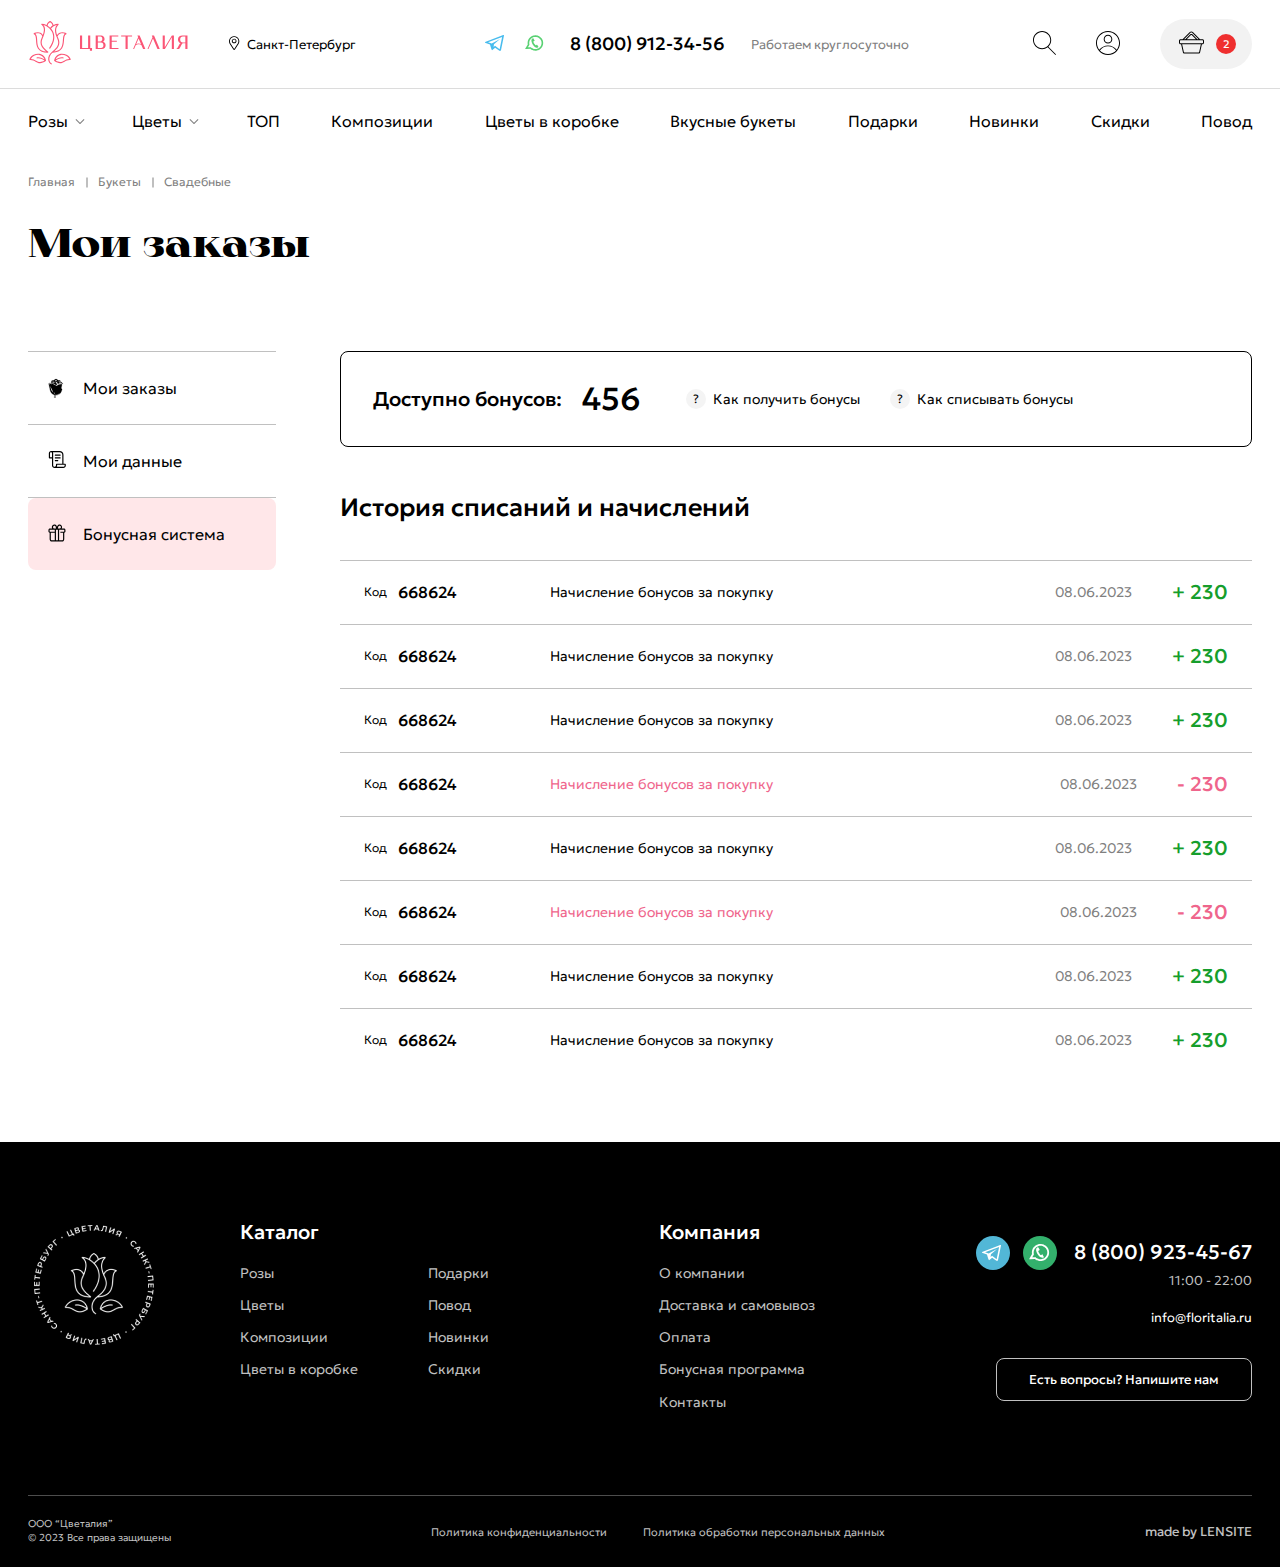
<file: bonus.html>
<!DOCTYPE html>
<html lang="ru">
	 <head>
	<title>Главная</title>
	<meta charset="UTF-8">
	<meta name="format-detection" content="telephone=no">
	<link rel="stylesheet" href="css/style.min.css">
	<link rel="shortcut icon" href="favicon.ico">
	<!-- <meta name="robots" content="noindex, nofollow"> -->
	<!-- <meta name="viewport" content="width=device-width, initial-scale=1.0, maximum-scale=1.0, user-scalable=0"> -->
	<meta name="viewport" content="width=device-width, initial-scale=1.0">

	<script defer src="js/vendors.min.js"></script>
	<script defer src="js/app.min.js"></script>
</head>
	<body>
		<div class="wrapper">
			<header class="header">
	<div class="header__container">


		<div class="header__statusBox">
			<div class="header__box">

				<div class="header__top _container">
					<div class="header__left">
						<a href="index.html" class="header__logo"><svg><use xlink:href="img/sprite.svg#logo-up"></use></svg></a>
						<div class="header__sity" data-da=".menu__sity, 991, 1">
							
							<select name="form[]" class="js-sel2 header__select">
								<option value="1" selected>Санкт-Петербург</option>
								<option value="2">Пункт №2</option>
								<option value="3">Пункт №3</option>
								<option value="4">Пункт №4</option>
							</select>
							<div class="header__navig">
								<svg><use xlink:href="img/sprite.svg#navig"></use></svg>
							</div>
						</div>
						
					</div>
			
					<div class="header__center">
						<div class="header__icons">
							<div class="header__icon"><a href="#"><svg><use xlink:href="img/sprite.svg#tg"></use></svg></a></div>
							<div class="header__icon"><a href="#"><svg><use xlink:href="img/sprite.svg#wts"></use></svg></a></div>
						</div>
						<div class="header__number"><a href="#">8 (800) 912-34-56</a></div>
		
						<div class="header__timework">
							<div>Работаем круглосуточно</div>
						</div>				
		
						<a href="index.html" class="header__logoMobile"><svg><use xlink:href="img/sprite.svg#logo-mob"></use></svg></a>
					</div>
			
					<div class="header__right">
						<div class="header__search">
	
							<a href="#search" class="header__searchImage _popup-link">
								<svg><use fill="#000" xlink:href="img/sprite.svg#search"></use></svg>
							</a>
						</div>
						<div class="header__user">
							<a href="#entrance" class="_popup-link"><svg><use xlink:href="img/sprite.svg#user"></use></svg></a>
						</div>
			
						<div class="header__basket">
							<div class="header__basketImage">
								<svg><use fill="#000" xlink:href="img/sprite.svg#cart"></use></svg>
							</div>
							<div class="header__counter">
								<span>2</span>
							</div>
							
						</div>
						
					</div>
	
					<div class="header__basketMenu basket">
						<div class="basket__content">
							<div class="basket__head">
								<h3>Корзина</h3>
							</div>
							<div class="basket__block">
								<div class="basket__box">
									<div class="fast__block">
										<div class="fast__image">
											<img src="img/popup-product.png" alt="">
										</div>
										<div class="fast__info">
											<div class="fast__head">
												<div class="fast__head_image">
													<img src="img/popup-product.png" alt="">
												</div>
												<h4>Букет светлых кустовых пионовидных роз в розовой коробке</h4>
												<div class="fast__close _closeArrow"></div>
											</div>
											<div class="fast__function">
												<div class="fast__size">
													<div class="product__size">
														<svg><use xlink:href="img/sprite.svg#krest"></use></svg>
														<div>40-45 см</div>
													</div>
													<div class="product__size">
														<svg><use xlink:href="img/sprite.svg#up"></use></svg>
														<div>60-65 см</div>
													</div>
												</div>
		
												<div class="fast__quantity">
													<div class="product__quantity quantity">
														<button type="button" class="quantity__button quantity__button_minus"></button>
														<div class="quantity__input">
															<input autocomplete="off" type="text" name="form[]" value="1">
														</div>
														<button type="button" class="quantity__button quantity__button_plus"></button>
													</div>
												</div>
		
												<div class="fast__price">
													<div>3 590 ₽</div>
												</div>
		
											</div>
										</div>
									</div>
								</div>
	
								<div class="basket__box">
									<div class="fast__block">
										<div class="fast__image">
											<img src="img/popup-product.png" alt="">
										</div>
										<div class="fast__info">
											<div class="fast__head">
												<div class="fast__head_image">
													<img src="img/popup-product.png" alt="">
												</div>
												<h4>Букет светлых кустовых пионовидных роз в розовой коробке</h4>
												<div class="fast__close _closeArrow"></div>
											</div>
											<div class="fast__function">
												<div class="fast__size">
													<div class="product__size">
														<svg><use xlink:href="img/sprite.svg#krest"></use></svg>
														<div>40-45 см</div>
													</div>
													<div class="product__size">
														<svg><use xlink:href="img/sprite.svg#up"></use></svg>
														<div>60-65 см</div>
													</div>
												</div>
		
												<div class="fast__quantity">
													<div class="product__quantity quantity">
														<button type="button" class="quantity__button quantity__button_minus"></button>
														<div class="quantity__input">
															<input autocomplete="off" type="text" name="form[]" value="1">
														</div>
														<button type="button" class="quantity__button quantity__button_plus"></button>
													</div>
												</div>
		
												<div class="fast__price">
													<div>3 590 ₽</div>
												</div>
		
											</div>
										</div>
									</div>
								</div>
	
							</div>
	
							<div class="basket__info">
								<div class="basket__text">
									<div>Итого:</div>
								</div>
								<div class="basket__price">
									<div>7180 р</div>
								</div>
							</div>
	
							<div class="basket__buttons">
								<div class="basket__button _button_pink">
									<a href="#">Оформить заказ</a>
								</div>
	
								<div class="basket__button _button_black">
									<a href="#">Перейти в корзину</a>
								</div>
	
							</div>
							<div class="basket__close _closeArrow"></div>
						</div>
					</div>
					
				</div>
	
			</div>
		</div>

		<div class="header__bottom">
			<div class="header__menu menu _container">
				<button type="button" class="menu__icon icon-menu" data-da=".header__left, 991, 1">
					<svg><use xlink:href="img/sprite.svg#crosses"></use></svg>
					<span>Меню</span>
				</button>
				<button type="button" data-da=".header__left, 991, 1" class="menu__arrowBlock">
					<div class="menu__arrow">
						<svg><use xlink:href="img/sprite.svg#arrow-back"></use></svg>
					</div>
					<div class="menu__arrowText">
						<h4>Все цветы</h4>
					</div>
				</button>
				<nav class="menu__body">
					<ul class="menu__list">
						<li class="menu__item menu__item_header _item_arrow _subMenu">
							<a href="#" class="menu__link _item_arrowblock">Розы</a>
							<div class="sub-menu__list">
								
								<ul class="sub-menu__block">
											<!-- 1 -->
											<li class="sub-menu__item">
												<a href="#" class="sub-menu__box">
													<div class="sub-menu__image">
														<img src="img/rose1.png" alt="">
													</div>
													<div class="sub-menu__text">
														<div>Розовые розы</div>
													</div>
												</a>
											</li>

											<!-- 2 -->
											<li class="sub-menu__item">
												<a href="#" class="sub-menu__box">
													<div class="sub-menu__image">
														<img src="img/rose2.png" alt="">
													</div>
													<div class="sub-menu__text">
														<div>Чайные розы</div>
													</div>
												</a>
											</li>

											<!-- 3 -->
											<li class="sub-menu__item">
												<a href="#" class="sub-menu__box">
													<div class="sub-menu__image">
														<img src="img/rose3.png" alt="">
													</div>
													<div class="sub-menu__text">
														<div>Белые розы</div>
													</div>
												</a>
											</li>

										<!-- 4 -->
										<li class="sub-menu__item">
											<a href="#" class="sub-menu__box">
												<div class="sub-menu__image">
													<img src="img/rose4.png" alt="">
												</div>
												<div class="sub-menu__text">
													<div>Красные розы</div>
												</div>
											</a>
										</li>

										<!-- 5 -->
										<li class="sub-menu__item">
											<a href="#" class="sub-menu__box">
												<div class="sub-menu__image">
													<img src="img/rose5.png" alt="">
												</div>
												<div class="sub-menu__text">
													<div>Розы в коробках</div>
												</div>
											</a>
										</li>

										<!-- 6 -->
										<li class="sub-menu__item">
											<a href="#" class="sub-menu__box">
												<div class="sub-menu__image">
													<img src="img/rose6.png" alt="">
												</div>
												<div class="sub-menu__text">
													<div>Букеты из роз</div>
												</div>
											</a>
										</li>

								</ul>
							</div>

						</li>
						<li class="menu__item menu__item_header _item_arrow _subMenu">
							<a href="#" class="menu__link _item_arrowblock">Цветы</a>

							<div class="sub-menu__list">
								<ul class="sub-menu__block">
									<!-- 1 -->
									<li class="sub-menu__item">
										<a href="#" class="sub-menu__box">
											<div class="sub-menu__image">
												<img src="img/flowers1.png" alt="">
											</div>
											<div class="sub-menu__text">
												<div>Альстромерии</div>
											</div>
										</a>
									</li>
	
									<!-- 2 -->
									<li class="sub-menu__item">
										<a href="#" class="sub-menu__box">
											<div class="sub-menu__image">
												<img src="img/flowers2.png" alt="">
											</div>
											<div class="sub-menu__text">
												<div>Герберы</div>
											</div>
										</a>
									</li>
	
									<!-- 3 -->
									<li class="sub-menu__item">
										<a href="#" class="sub-menu__box">
											<div class="sub-menu__image">
												<img src="img/flowers3.png" alt="">
											</div>
											<div class="sub-menu__text">
												<div>Гвоздики</div>
											</div>
										</a>
									</li>
	
									<!-- 4 -->
									<li class="sub-menu__item">
										<a href="#" class="sub-menu__box">
											<div class="sub-menu__image">
												<img src="img/flowers4.png" alt="">
											</div>
											<div class="sub-menu__text">
												<div>Гипсофила</div>
											</div>
										</a>
									</li>
	
									<!-- 5 -->
									<li class="sub-menu__item">
										<a href="#" class="sub-menu__box">
											<div class="sub-menu__image">
												<img src="img/flowers5.png" alt="">
											</div>
											<div class="sub-menu__text">
												<div>Гортензии</div>
											</div>
										</a>
									</li>
	
									<!-- 6 -->
									<li class="sub-menu__item">
										<a href="#" class="sub-menu__box">
											<div class="sub-menu__image">
												<img src="img/flowers6.png" alt="">
											</div>
											<div class="sub-menu__text">
												<div>Ирисы</div>
											</div>
										</a>
									</li>
	
									<!-- 7 -->
									<li class="sub-menu__item">
										<a href="#" class="sub-menu__box">
											<div class="sub-menu__image">
												<img src="img/flowers7.png" alt="">
											</div>
											<div class="sub-menu__text">
												<div>Каллы</div>
											</div>
										</a>
									</li>
	
									<!-- 8 -->
									<li class="sub-menu__item">
										<a href="#" class="sub-menu__box">
											<div class="sub-menu__image">
												<img src="img/flowers8.png" alt="">
											</div>
											<div class="sub-menu__text">
												<div>Лилии</div>
											</div>
										</a>
									</li>
	
									<!-- 9 -->
									<li class="sub-menu__item">
										<a href="#" class="sub-menu__box">
											<div class="sub-menu__image">
												<img src="img/flowers9.png" alt="">
											</div>
											<div class="sub-menu__text">
												<div>Орхидеи</div>
											</div>
										</a>
									</li>

								</ul>
								<ul class="sub-menu__block">

									<!-- 10 -->
									<li class="sub-menu__item">
										<a href="#" class="sub-menu__box">
											<div class="sub-menu__image">
												<img src="img/flowers10.png" alt="">
											</div>
											<div class="sub-menu__text">
												<div>Пионы</div>
											</div>
										</a>
									</li>
	
									<!-- 11 -->
									<li class="sub-menu__item">
										<a href="#" class="sub-menu__box">
											<div class="sub-menu__image">
												<img src="img/flowers11.png" alt="">
											</div>
											<div class="sub-menu__text">
												<div>Подсолнухи</div>
											</div>
										</a>
									</li>
	
									<!-- 12 -->
									<li class="sub-menu__item">
										<a href="#" class="sub-menu__box">
											<div class="sub-menu__image">
												<img src="img/flowers12.png" alt="">
											</div>
											<div class="sub-menu__text">
												<div>Ромашки</div>
											</div>
										</a>
									</li>
	
									<!-- 13 -->
									<li class="sub-menu__item">
										<a href="#" class="sub-menu__box">
											<div class="sub-menu__image">
												<img src="img/flowers13.png" alt="">
											</div>
											<div class="sub-menu__text">
												<div>Статица</div>
											</div>
										</a>
									</li>
	
									<!-- 14 -->
									<li class="sub-menu__item">
										<a href="#" class="sub-menu__box">
											<div class="sub-menu__image">
												<img src="img/flowers14.png" alt="">
											</div>
											<div class="sub-menu__text">
												<div>Сухоцветы</div>
											</div>
										</a>
									</li>
	
									<!-- 15 -->
									<li class="sub-menu__item">
										<a href="#" class="sub-menu__box">
											<div class="sub-menu__image">
												<img src="img/flowers15.png" alt="">
											</div>
											<div class="sub-menu__text">
												<div>Тюльпаны</div>
											</div>
										</a>
									</li>
	
									<!-- 16 -->
									<li class="sub-menu__item">
										<a href="#" class="sub-menu__box">
											<div class="sub-menu__image">
												<img src="img/flowers16.png" alt="">
											</div>
											<div class="sub-menu__text">
												<div>Фрезия</div>
											</div>
										</a>
									</li>
	
									<!-- 17 -->
									<li class="sub-menu__item">
										<a href="#" class="sub-menu__box">
											<div class="sub-menu__image">
												<img src="img/flowers17.png" alt="">
											</div>
											<div class="sub-menu__text">
												<div>Хризантемы</div>
											</div>
										</a>
									</li>
	
									<!-- 18 -->
									<li class="sub-menu__item">
										<a href="#" class="sub-menu__box">
											<div class="sub-menu__image">
												<img src="img/flowers18.png" alt="">
											</div>
											<div class="sub-menu__text">
												<div>Эустома</div>
											</div>
										</a>
									</li>

								</ul>
							</div>
						</li>
						<li class="menu__item"><a href="#" class="menu__link">ТОП</a></li>
						<li class="menu__item"><a href="#" class="menu__link">Композиции</a></li>
						<li class="menu__item"><a href="#" class="menu__link">Цветы в коробке</a></li>
						<li class="menu__item"><a href="#" class="menu__link">Вкусные букеты</a></li>
						<li class="menu__item"><a href="#" class="menu__link">Подарки</a></li>
						<li class="menu__item"><a href="#" class="menu__link">Новинки</a></li>
						<li class="menu__item"><a href="#" class="menu__link">Скидки</a></li>
						<li class="menu__item"><a href="#" class="menu__link">Повод</a></li>
					</ul>
					<div class="menu__pages">
						<ul class="menu__pagesMenu">
							<li class="menu__pagesItem"><a href="#">О компании</a></li>
							<li class="menu__pagesItem"><a href="#">Доставка и самовывоз</a></li>
							<li class="menu__pagesItem"><a href="#">Оплата</a></li>
							<li class="menu__pagesItem"><a href="#">Бонусная программа</a></li>
							<li class="menu__pagesItem"><a href="#">Контакты</a></li>
						</ul>
					</div>
					<div class="menu__sity">

					</div>
				</nav>
			</div>
		</div>



	</div>
</header>


<div class="chase">
	<div class="chase__block _container">
		<div class="chase__menu">

			
			<div class="header__menu menu">
				<nav class="menu__body">
					<ul class="menu__list">
						<li class="menu__item menu__item_header _item_arrow _subMenu">
							<a href="#" class="menu__link _item_arrowblock">Розы</a>
							<ul class="sub-menu__list">
								<div class="sub-menu__block">
										<!-- 1 -->
										<li class="sub-menu__item">
											<a href="#" class="sub-menu__box">
												<div class="sub-menu__image">
													<img src="img/rose1.png" alt="">
												</div>
												<div class="sub-menu__text">
													<div>Розовые розы</div>
												</div>
											</a>
										</li>

										<!-- 2 -->
										<li class="sub-menu__item">
											<a href="#" class="sub-menu__box">
												<div class="sub-menu__image">
													<img src="img/rose2.png" alt="">
												</div>
												<div class="sub-menu__text">
													<div>Чайные розы</div>
												</div>
											</a>
										</li>

										<!-- 3 -->
										<li class="sub-menu__item">
											<a href="#" class="sub-menu__box">
												<div class="sub-menu__image">
													<img src="img/rose3.png" alt="">
												</div>
												<div class="sub-menu__text">
													<div>Белые розы</div>
												</div>
											</a>
										</li>

									<!-- 4 -->
									<li class="sub-menu__item">
										<a href="#" class="sub-menu__box">
											<div class="sub-menu__image">
												<img src="img/rose4.png" alt="">
											</div>
											<div class="sub-menu__text">
												<div>Красные розы</div>
											</div>
										</a>
									</li>

									<!-- 5 -->
									<li class="sub-menu__item">
										<a href="#" class="sub-menu__box">
											<div class="sub-menu__image">
												<img src="img/rose5.png" alt="">
											</div>
											<div class="sub-menu__text">
												<div>Розы в коробках</div>
											</div>
										</a>
									</li>

									<!-- 6 -->
									<li class="sub-menu__item">
										<a href="#" class="sub-menu__box">
											<div class="sub-menu__image">
												<img src="img/rose6.png" alt="">
											</div>
											<div class="sub-menu__text">
												<div>Букеты из роз</div>
											</div>
										</a>
									</li>

								</div>

							</ul>

						</li>
						<li class="menu__item menu__item_header _item_arrow _subMenu">
							<a href="#" class="menu__link _item_arrowblock">Цветы</a>
							<ul class="sub-menu__list">
								<div class="sub-menu__block">
									<!-- 1 -->
									<li class="sub-menu__item">
										<a href="#" class="sub-menu__box">
											<div class="sub-menu__image">
												<img src="img/flowers1.png" alt="">
											</div>
											<div class="sub-menu__text">
												<div>Альстромерии</div>
											</div>
										</a>
									</li>
	
									<!-- 2 -->
									<li class="sub-menu__item">
										<a href="#" class="sub-menu__box">
											<div class="sub-menu__image">
												<img src="img/flowers2.png" alt="">
											</div>
											<div class="sub-menu__text">
												<div>Герберы</div>
											</div>
										</a>
									</li>
	
									<!-- 3 -->
									<li class="sub-menu__item">
										<a href="#" class="sub-menu__box">
											<div class="sub-menu__image">
												<img src="img/flowers3.png" alt="">
											</div>
											<div class="sub-menu__text">
												<div>Гвоздики</div>
											</div>
										</a>
									</li>
	
									<!-- 4 -->
									<li class="sub-menu__item">
										<a href="#" class="sub-menu__box">
											<div class="sub-menu__image">
												<img src="img/flowers4.png" alt="">
											</div>
											<div class="sub-menu__text">
												<div>Гипсофила</div>
											</div>
										</a>
									</li>
	
									<!-- 5 -->
									<li class="sub-menu__item">
										<a href="#" class="sub-menu__box">
											<div class="sub-menu__image">
												<img src="img/flowers5.png" alt="">
											</div>
											<div class="sub-menu__text">
												<div>Гортензии</div>
											</div>
										</a>
									</li>
	
									<!-- 6 -->
									<li class="sub-menu__item">
										<a href="#" class="sub-menu__box">
											<div class="sub-menu__image">
												<img src="img/flowers6.png" alt="">
											</div>
											<div class="sub-menu__text">
												<div>Ирисы</div>
											</div>
										</a>
									</li>
	
									<!-- 7 -->
									<li class="sub-menu__item">
										<a href="#" class="sub-menu__box">
											<div class="sub-menu__image">
												<img src="img/flowers7.png" alt="">
											</div>
											<div class="sub-menu__text">
												<div>Каллы</div>
											</div>
										</a>
									</li>
	
									<!-- 8 -->
									<li class="sub-menu__item">
										<a href="#" class="sub-menu__box">
											<div class="sub-menu__image">
												<img src="img/flowers8.png" alt="">
											</div>
											<div class="sub-menu__text">
												<div>Лилии</div>
											</div>
										</a>
									</li>
	
									<!-- 9 -->
									<li class="sub-menu__item">
										<a href="#" class="sub-menu__box">
											<div class="sub-menu__image">
												<img src="img/flowers9.png" alt="">
											</div>
											<div class="sub-menu__text">
												<div>Орхидеи</div>
											</div>
										</a>
									</li>
								</div>
								
								<div class="sub-menu__block">
									<!-- 10 -->
									<li class="sub-menu__item">
										<a href="#" class="sub-menu__box">
											<div class="sub-menu__image">
												<img src="img/flowers10.png" alt="">
											</div>
											<div class="sub-menu__text">
												<div>Пионы</div>
											</div>
										</a>
									</li>
	
									<!-- 11 -->
									<li class="sub-menu__item">
										<a href="#" class="sub-menu__box">
											<div class="sub-menu__image">
												<img src="img/flowers11.png" alt="">
											</div>
											<div class="sub-menu__text">
												<div>Подсолнухи</div>
											</div>
										</a>
									</li>
	
									<!-- 12 -->
									<li class="sub-menu__item">
										<a href="#" class="sub-menu__box">
											<div class="sub-menu__image">
												<img src="img/flowers12.png" alt="">
											</div>
											<div class="sub-menu__text">
												<div>Ромашки</div>
											</div>
										</a>
									</li>
	
									<!-- 13 -->
									<li class="sub-menu__item">
										<a href="#" class="sub-menu__box">
											<div class="sub-menu__image">
												<img src="img/flowers13.png" alt="">
											</div>
											<div class="sub-menu__text">
												<div>Статица</div>
											</div>
										</a>
									</li>
	
									<!-- 14 -->
									<li class="sub-menu__item">
										<a href="#" class="sub-menu__box">
											<div class="sub-menu__image">
												<img src="img/flowers14.png" alt="">
											</div>
											<div class="sub-menu__text">
												<div>Сухоцветы</div>
											</div>
										</a>
									</li>
	
									<!-- 15 -->
									<li class="sub-menu__item">
										<a href="#" class="sub-menu__box">
											<div class="sub-menu__image">
												<img src="img/flowers15.png" alt="">
											</div>
											<div class="sub-menu__text">
												<div>Тюльпаны</div>
											</div>
										</a>
									</li>
	
									<!-- 16 -->
									<li class="sub-menu__item">
										<a href="#" class="sub-menu__box">
											<div class="sub-menu__image">
												<img src="img/flowers16.png" alt="">
											</div>
											<div class="sub-menu__text">
												<div>Фрезия</div>
											</div>
										</a>
									</li>
	
									<!-- 17 -->
									<li class="sub-menu__item">
										<a href="#" class="sub-menu__box">
											<div class="sub-menu__image">
												<img src="img/flowers17.png" alt="">
											</div>
											<div class="sub-menu__text">
												<div>Хризантемы</div>
											</div>
										</a>
									</li>
	
									<!-- 18 -->
									<li class="sub-menu__item">
										<a href="#" class="sub-menu__box">
											<div class="sub-menu__image">
												<img src="img/flowers18.png" alt="">
											</div>
											<div class="sub-menu__text">
												<div>Эустома</div>
											</div>
										</a>
									</li>
								</div>

							</ul>
						</li>
						<li class="menu__item"><a href="#" class="menu__link">ТОП</a></li>
						<li class="menu__item"><a href="#" class="menu__link">Композиции</a></li>
						<li class="menu__item"><a href="#" class="menu__link">Цветы в коробке</a></li>
						<li class="menu__item"><a href="#" class="menu__link">Вкусные букеты</a></li>
						<li class="menu__item"><a href="#" class="menu__link">Подарки</a></li>
						<li class="menu__item"><a href="#" class="menu__link">Новинки</a></li>
						<li class="menu__item"><a href="#" class="menu__link">Скидки</a></li>
						<li class="menu__item"><a href="#" class="menu__link">Повод</a></li>
					</ul>
					<div class="menu__pages">
						<ul class="menu__pagesMenu">
							<li class="menu__pagesItem"><a href="#">О компании</a></li>
							<li class="menu__pagesItem"><a href="#">Доставка и самовывоз</a></li>
							<li class="menu__pagesItem"><a href="#">Оплата</a></li>
							<li class="menu__pagesItem"><a href="#">Бонусная программа</a></li>
							<li class="menu__pagesItem"><a href="#">Контакты</a></li>
						</ul>
					</div>
					<div class="menu__sity">

					</div>
				</nav>
			</div>


		</div>

		<div class="chase__cart">
			<div class="header__basket">
				<div class="header__basketImage">
					<svg><use fill="#000" xlink:href="img/sprite.svg#cart"></use></svg>
				</div>
				<div class="header__counter">
					<span>2</span>
				</div>
				
			</div>
		</div>

		<!-- <div class="header__basketMenu basket">
			<div class="basket__content">
				<div class="basket__head">
					<h3>Корзина</h3>
				</div>
				<div class="basket__block">
					<div class="basket__box">
						<div class="fast__block">
							<div class="fast__image">
								<img src="img/popup-product.png" alt="">
							</div>
							<div class="fast__info">
								<div class="fast__head">
									<div class="fast__head_image">
										<img src="img/popup-product.png" alt="">
									</div>
									<h4>Букет светлых кустовых пионовидных роз в розовой коробке</h4>
									<div class="fast__close _closeArrow"></div>
								</div>
								<div class="fast__function">
									<div class="fast__size">
										<div class="product__size">
											<svg><use xlink:href="/img/sprite.svg#krest"></use></svg>
											<p>40-45 см</p>
										</div>
										<div class="product__size">
											<svg><use xlink:href="/img/sprite.svg#up"></use></svg>
											<p>60-65 см</p>
										</div>
									</div>

									<div class="fast__quantity">
										<div class="product__quantity quantity">
											<button type="button" class="quantity__button quantity__button_minus"></button>
											<div class="quantity__input">
												<input autocomplete="off" type="text" name="form[]" value="1">
											</div>
											<button type="button" class="quantity__button quantity__button_plus"></button>
										</div>
									</div>

									<div class="fast__price">
										<p>3 590 ₽</p>
									</div>

								</div>
							</div>
						</div>
					</div>

					<div class="basket__box">
						<div class="fast__block">
							<div class="fast__image">
								<img src="img/popup-product.png" alt="">
							</div>
							<div class="fast__info">
								<div class="fast__head">
									<div class="fast__head_image">
										<img src="img/popup-product.png" alt="">
									</div>
									<h4>Букет светлых кустовых пионовидных роз в розовой коробке</h4>
									<div class="fast__close _closeArrow"></div>
								</div>
								<div class="fast__function">
									<div class="fast__size">
										<div class="product__size">
											<svg><use xlink:href="/img/sprite.svg#krest"></use></svg>
											<p>40-45 см</p>
										</div>
										<div class="product__size">
											<svg><use xlink:href="/img/sprite.svg#up"></use></svg>
											<p>60-65 см</p>
										</div>
									</div>

									<div class="fast__quantity">
										<div class="product__quantity quantity">
											<button type="button" class="quantity__button quantity__button_minus"></button>
											<div class="quantity__input">
												<input autocomplete="off" type="text" name="form[]" value="1">
											</div>
											<button type="button" class="quantity__button quantity__button_plus"></button>
										</div>
									</div>

									<div class="fast__price">
										<p>3 590 ₽</p>
									</div>

								</div>
							</div>
						</div>
					</div>

				</div>

				<div class="basket__info">
					<div class="basket__text">
						<p>Итого:</p>
					</div>
					<div class="basket__price">
						<p>7180 р</p>
					</div>
				</div>

				<div class="basket__buttons">
					<div class="basket__button">
						<a href="#">Оформить заказ</a>
					</div>

					<div class="basket__button">
						<a href="#">Перейти в корзину</a>
					</div>

				</div>
			</div>
		</div> -->

	</div>
</div>
			<main class="page">

				<div class="cap">
					<div class="cap__content _container">
						<ul class="cap__crumbs">
							<li class="cap__crumb">
								<a href="#" class="cap__crumb_link">Главная</a>
							</li>
							<li class="cap__crumb">
								<a href="#" class="cap__crumb_link">Букеты</a>
							</li>
							<li class="cap__crumb">
								<a href="#" class="cap__crumb_link">Свадебные</a>
							</li>
						</ul>
						<div class="cap__header">
							<h1 class="_macherTitle">Мои заказы</h1>
                     <div class="cap__burger">
                        <span></span>
                     </div>
						</div>
					</div>
					
				</div>


				<div class="client">
               <div class="client__content _container">
                  <div class="client__sidebar">
                     <div  class="personal" data-da=".cap, 991, 1">
                        <div class="personal__content">
                           <ul class="personal__list">
                              <li class="personal__item"><a href="orders.html" class="personal__link"><svg><use xlink:href="img/sprite.svg#tulip"></use></svg><span class="personal__text">Мои заказы</span></a></li>
                              <li class="personal__item"><a href="personal.html" class="personal__link"><svg><use xlink:href="img/sprite.svg#list"></use></svg><span class="personal__text">Мои данные</span></a></li>
                              <li class="personal__item _active"><a href="bonus.html" class="personal__link"><svg><use xlink:href="img/sprite.svg#gift"></use></svg><span class="personal__text">Бонусная система</span></a></li>
                           </ul>
                        </div>
                     </div>
                  </div>

						<div class="client__box">
							<div class="bonus">

								<div class="bonus__info">
									<div class="bonus__access">
										<h4 class="bonus__title">Доступно бонусов:</h4>
										<div class="bonus__number">456</div>
									</div>
									<div class="bonus__questions">
										<div class="bonus__question">
											<div class="bonus__icon">?</div>
											<div class="bonus__how">Как получить бонусы</div>
										</div>
										<div class="bonus__question">
											<div class="bonus__icon">?</div>
											<div class="bonus__how">Как списывать бонусы</div>
										</div>
									</div>
								</div>

								<h3 class="bonus__head">История списаний и начислений</h3>
								<div class="bonus__block">
									<!-- 1 -->
									<div class="bonus__box">
										<div class="bonus__left">
											<div class="bonus__numbers">
												<div class="bonus__code">Код</div>
												<div class="bonus__symbol">668624</div>
											</div>
											<div class="bonus__text">Начисление бонусов за покупку</div>
										</div>

										<div class="bonus__right">
											<div class="bonus__date">08.06.2023</div>
											<div class="bonus__price">+ 230</div>
										</div>
									</div>

									<!-- 2 -->
									<div class="bonus__box">
										<div class="bonus__left">
											<div class="bonus__numbers">
												<div class="bonus__code">Код</div>
												<div class="bonus__symbol">668624</div>
											</div>
											<div class="bonus__text">Начисление бонусов за покупку</div>
										</div>

										<div class="bonus__right">
											<div class="bonus__date">08.06.2023</div>
											<div class="bonus__price">+ 230</div>
										</div>
									</div>

									<!-- 3 -->
									<div class="bonus__box">
										<div class="bonus__left">
											<div class="bonus__numbers">
												<div class="bonus__code">Код</div>
												<div class="bonus__symbol">668624</div>
											</div>
											<div class="bonus__text">Начисление бонусов за покупку</div>
										</div>

										<div class="bonus__right">
											<div class="bonus__date">08.06.2023</div>
											<div class="bonus__price">+ 230</div>
										</div>
									</div>

									<!-- 4 -->
									<div class="bonus__box _active">
										<div class="bonus__left">
											<div class="bonus__numbers">
												<div class="bonus__code">Код</div>
												<div class="bonus__symbol">668624</div>
											</div>
											<div class="bonus__text">Начисление бонусов за покупку</div>
										</div>

										<div class="bonus__right">
											<div class="bonus__date">08.06.2023</div>
											<div class="bonus__price">- 230</div>
										</div>
									</div>

									<!-- 5 -->
									<div class="bonus__box">
										<div class="bonus__left">
											<div class="bonus__numbers">
												<div class="bonus__code">Код</div>
												<div class="bonus__symbol">668624</div>
											</div>
											<div class="bonus__text">Начисление бонусов за покупку</div>
										</div>

										<div class="bonus__right">
											<div class="bonus__date">08.06.2023</div>
											<div class="bonus__price">+ 230</div>
										</div>
									</div>

									<!-- 6 -->
									<div class="bonus__box _active">
										<div class="bonus__left">
											<div class="bonus__numbers">
												<div class="bonus__code">Код</div>
												<div class="bonus__symbol">668624</div>
											</div>
											<div class="bonus__text">Начисление бонусов за покупку</div>
										</div>

										<div class="bonus__right">
											<div class="bonus__date">08.06.2023</div>
											<div class="bonus__price">- 230</div>
										</div>
									</div>

									<!-- 7 -->
									<div class="bonus__box">
										<div class="bonus__left">
											<div class="bonus__numbers">
												<div class="bonus__code">Код</div>
												<div class="bonus__symbol">668624</div>
											</div>
											<div class="bonus__text">Начисление бонусов за покупку</div>
										</div>

										<div class="bonus__right">
											<div class="bonus__date">08.06.2023</div>
											<div class="bonus__price">+ 230</div>
										</div>
									</div>

									<!-- 8 -->
									<div class="bonus__box">
										<div class="bonus__left">
											<div class="bonus__numbers">
												<div class="bonus__code">Код</div>
												<div class="bonus__symbol">668624</div>
											</div>
											<div class="bonus__text">Начисление бонусов за покупку</div>
										</div>

										<div class="bonus__right">
											<div class="bonus__date">08.06.2023</div>
											<div class="bonus__price">+ 230</div>
										</div>
									</div>

								</div>
							</div>
						</div>


                  <div class="back"></div>
               </div>

            </div>



         </main>
			<footer class="footer">
	<div class="footer__container _container">
		<div class="footer__top">
			<div class="footer__center">
				<div class="footer__blockImage">
					<a href="#" class="footer__logo" data-da=".footer__blockLast, 768, last"><svg><use xlink:href="img/sprite.svg#footerSvg"></use></svg></a>
					<div class="footer__block">
						<div class="footer__title">
							<h3>Каталог</h3>
						</div>
						<div class="footer__catalog">
							<ul class="footer__list">
								<li class="footer__item"><a href="catalog.html">Розы</a></li>
								<li class="footer__item"><a href="#">Цветы</a></li>
								<li class="footer__item"><a href="#">Композиции</a></li>
								<li class="footer__item"><a href="#">Цветы в коробке</a></li>
							</ul>
							<ul class="footer__list">
								<li class="footer__item"><a href="#">Подарки</a></li>
								<li class="footer__item"><a href="#">Повод</a></li>
								<li class="footer__item"><a href="#">Новинки</a></li>
								<li class="footer__item"><a href="special.html">Скидки</a></li>
							</ul>
						</div>
						
					</div>
				</div>

				<div class="footer__block footer__blockLast">
					<div class="footer__title">
						<h3>Компания</h3>
					</div>
					<ul class="footer__list">
						<li class="footer__item"><a href="company.html">О компании</a></li>
						<li class="footer__item"><a href="#">Доставка и самовывоз</a></li>
						<li class="footer__item"><a href="payment.html">Оплата</a></li>
						<li class="footer__item"><a href="bonus.html">Бонусная программа</a></li>
						<li class="footer__item"><a href="contact.html">Контакты</a></li>
					</ul>
				</div>

			</div>
			<div class="footer__right">
				<div class="footer__phone">
					<div class="footer__icons">
						<a href="#" class="footer__icon">
							<svg><use xlink:href="img/sprite.svg#foot-tg"></use></svg>
						</a>
						<a href="#" class="footer__icon">
							<svg><use xlink:href="img/sprite.svg#wts-foot"></use></svg>
						</a>
					</div>
					<div class="footer__number">
						<a href="#">8 (800) 923-45-67</a>
					</div>
				</div>
				<div class="footer__time">
					<div>11:00 - 22:00</div>
				</div>
				<div class="footer__email">
					<div>info@floritalia.ru</div>
				</div>
				<div class="footer__button">Есть вопросы? Напишите нам</div>
			</div>
		</div>

		<div class="footer__bottom">
			<div class="footer__box">
				<div class="footer__comp">
					<div>ООО “Цветалия”</div>
					<div>© 2023 Все права защищены</div>
				</div>
				<div class="footer__policy" data-da=".footer__bottom, 768, 0">
					<div class="footer__privacy">
						<a href="#">Политика конфиденциальности</a>
					</div>
					<div class="footer__privacy">
						<a href="#">Политика обработки персональных данных</a>
					</div>
				</div>
				<div class="footer__lensite">
					<div>made by LENSITE</div>
				</div>
			</div>
		</div>
	</div>
</footer>
		</div>
		<div class="popup popup_product">
	<div class="popup__content">
		<div class="popup__body">
			<div class="popup__close _closeArrow"></div>
			<div class="fast">
				<div class="popup__fast fast">
					<div class="fast__title">
						<h3>Быстрый заказ</h3>
					</div>
					<div class="fast__text">
						<div>Оформите заказ по телефону +7(812) 912-34-56 или заполните форму ниже</div>
					</div>
					<form action="#" class="fast__form">
						<div class="fast__contact">
							<div class="fast__input">
								<label for="">Ваше имя</label>
								<input autocomplete="off" type="text" name="form[]" data-value="" data-error="Введите корректное значение" placeholder="" class="input _req">
								<div class="form__error"></div>
							</div>
							<div class="fast__input">
								<label for="">Номер телефона</label>
								<input autocomplete="off" type="text" name="form[]" data-value="" data-error="Введите корректное значение" placeholder="" class="input _req _phone">
								<div class="form__error"></div>
							</div>
						</div>

						<div class="fast__box">

							<!-- 1 -->
							<div class="fast__block">
								<div class="fast__image">
									<img src="img/popup-product.png" alt="">
								</div>
								<div class="fast__info">
									<div class="fast__head">
										<div class="fast__head_image">
											<img src="img/popup-product.png" alt="">
										</div>
										<h4>Букет светлых кустовых пионовидных роз в розовой коробке</h4>
										<div class="fast__close _closeArrow"></div>
									</div>
									<div class="fast__function">
										<div class="fast__size">
											<div class="product__size">
												<svg><use xlink:href="img/sprite.svg#krest"></use></svg>
												<div>40-45 см</div>
											</div>
											<div class="product__size">
												<svg><use xlink:href="img/sprite.svg#up"></use></svg>
												<div>60-65 см</div>
											</div>
										</div>

										<div class="fast__quantity">
											<div class="product__quantity quantity">
												<button type="button" class="quantity__button quantity__button_minus"></button>
												<div class="quantity__input">
													<input autocomplete="off" type="text" name="form[]" value="1">
												</div>
												<button type="button" class="quantity__button quantity__button_plus"></button>
											</div>
										</div>

										<div class="fast__price">
											<div>3 590 ₽</div>
										</div>

									</div>
								</div>
							</div>

							<!-- 2 -->
							<div class="fast__block">
								<div class="fast__image">
									<img src="img/popup-product.png" alt="">
								</div>
								<div class="fast__info">
									<div class="fast__head">
										<div class="fast__head_image">
											<img src="img/popup-product.png" alt="">
										</div>
										<h4>Букет светлых кустовых пионовидных роз в розовой коробке</h4>
										<div class="fast__close _closeArrow"></div>
									</div>
									<div class="fast__function">
										<div class="fast__size">
											<div class="product__size">
												<svg><use xlink:href="img/sprite.svg#krest"></use></svg>
												<div>40-45 см</div>
											</div>
											<div class="product__size">
												<svg><use xlink:href="img/sprite.svg#up"></use></svg>
												<div>60-65 см</div>
											</div>
										</div>

										<div class="fast__quantity">
											<div class="product__quantity quantity">
												<button type="button" class="quantity__button quantity__button_minus"></button>
												<div class="quantity__input">
													<input autocomplete="off" type="text" name="form[]" value="1">
												</div>
												<button type="button" class="quantity__button quantity__button_plus"></button>
											</div>
										</div>

										<div class="fast__price">
											<div>3 590 ₽</div>
										</div>

									</div>
								</div>
							</div>
						</div>


						<div class="fast__button">
							<button type="submit" class="button btn">Отправить</button>
						</div>

						<div class="fast__checkbox checkbox">
							<input id="c_11" data-error="Ошибка" class="checkbox__input" type="checkbox" value="1" name="form[]">
							<label for="c_11" class="checkbox__label"><span class="checkbox__text">Принимаю условия <a href="">Публичной оферты</a></span></label>
						</div>
						
						
					</form>
				</div>
			</div>
		</div>
	</div>
</div>



<div class="popup popup_entrance">
	<div class="popup__content">
		<div class="popup__body">
			<div class="popup__close _closeArrow"></div>
			<div class="entrance">
				<div class="entrance__head">
					<h3>Вход</h3>
				</div>
				<form action="#" class="entrance__form">
					<div class="entrance__block">
						<div class="entrance__input">
							<label for="c_9" class="label"><span class="label">Телефон или e-mail</span></label>
							<input id="c_9" autocomplete="off" data-error="Введите корректное значение" class="input _req" type="text" value="" name="form[]">
						</div>

						<div class="entrance__input">
							<label for="c_10" class="label"><span class="label">Введите код из СМС</span></label>
							<input id="c_10" autocomplete="off" data-error="Введите корректное значение" class="input _req" type="text" value="" name="form[]">
						</div>

						<div class="entrance__time">
							<div>Запросить код повторно: 56 с</div>
						</div>
					</div>

					<div class="entrance__buttons">
						<div class="entrance__button entrance__send _button_pink">
							<button type="submit" class="button">Отправить</button>
						</div>
						<div class="entrance__button entrance__register _button_black">
							<a href="#register" class="_popup-link">Регистрация</a>
						</div>
					</div>
					<div class="entrance__sendPassword">
						<a href="#next" class="_popup-link">Вход с паролем</a>
					</div>
					
				</form>
			</div>
		</div>
	</div>
</div>


<div class="popup popup_search">
	<div class="popup__content">
		<div class="popup__body">
			<div class="popup__close _closeArrow"></div>
			<div class="search">
				<div class="search__content">
					<div class="search__block">
						<div class="search__input">
							<input autocomplete="off" type="text" name="form[]" data-error="Ошибка" value="Розы" placeholder="" class="input">
							<div class="search__icon">
								<svg><use xlink:href="img/sprite.svg#search"></use></svg>
							</div>
						</div>
					</div>
					

					<!-- <div data-tabs class="search__tabs tabs _tabs">
						<nav data-tabs-titles class="tabs__navigation">
							<button type="button" class="tabs__title _tabs-item _active">Все</button>
							<button type="button" class="tabs__title _tabs-item">Категории</button>
							<button type="button" class="tabs__title _tabs-item">Товары</button>
						</nav>
						<div data-tabs-body class="tabs__content">
							<div class="tabs__bod _tabs-block _active">


								<div class="search__boxes">
									<div class="search__header">
										<h3>Категории <span>(11)</span></h3>
									</div>
									<div class="search__category">
										<a href="#" class="search__box">
											<div class="search__images">
												<img src="img/flowers1.png" alt="">
											</div>
											<div class="search__name">Розы</div>
										</a>

										<a href="#" class="search__box">
											<div class="search__images">
												<img src="img/flowers1.png" alt="">
											</div>
											<div class="search__name">Розы</div>
										</a>

										<a href="#" class="search__box">
											<div class="search__images">
												<img src="img/flowers1.png" alt="">
											</div>
											<div class="search__name">Розы</div>
										</a>

										<a href="#" class="search__box">
											<div class="search__images">
												<img src="img/flowers1.png" alt="">
											</div>
											<div class="search__name">Розы</div>
										</a>

										<a href="#" class="search__box">
											<div class="search__images">
												<img src="img/flowers1.png" alt="">
											</div>
											<div class="search__name">Розы</div>
										</a>

										<a href="#" class="search__box">
											<div class="search__images">
												<img src="img/flowers1.png" alt="">
											</div>
											<div class="search__name">Розы</div>
										</a>

										<a href="#" class="search__box">
											<div class="search__images">
												<img src="img/flowers1.png" alt="">
											</div>
											<div class="search__name">Розы</div>
										</a>

										<a href="#" class="search__box">
											<div class="search__images">
												<img src="img/flowers1.png" alt="">
											</div>
											<div class="search__name">Розы</div>
										</a>

										<a href="#" class="search__box">
											<div class="search__images">
												<img src="img/flowers1.png" alt="">
											</div>
											<div class="search__name">Розы</div>
										</a>

										<a href="#" class="search__box">
											<div class="search__images">
												<img src="img/flowers1.png" alt="">
											</div>
											<div class="search__name">Розы</div>
										</a>

										<a href="#" class="search__box">
											<div class="search__images">
												<img src="img/flowers1.png" alt="">
											</div>
											<div class="search__name">Розы</div>
										</a>
									</div>
								</div>

								<div class="search__boxes">
									<div class="search__header">
										<h3>Товары <span>(456)</span></h3>
									</div>

									<div class="search__product">

										<a href="#" class="search__box">
											<div class="search__images product__image">
												<img src="img/product.png" alt="">
											</div>
											<div class="search__name">Букет светлых кустовых пионовидных роз в розовой коробке</div>
											<div class="search__prices">
												<div class="search__subPrice">4 250 ₽</div>
												<div class="search__price">3 590 ₽</div>
											</div>
										</a>

										<a href="#" class="search__box">
											<div class="search__images product__image">
												<img src="img/product.png" alt="">
											</div>
											<div class="search__name">Букет светлых кустовых пионовидных роз в розовой коробке</div>
											<div class="search__prices">
												<div class="search__subPrice">4 250 ₽</div>
												<div class="search__price">3 590 ₽</div>
											</div>
										</a>

										<a href="#" class="search__box">
											<div class="search__images product__image">
												<img src="img/product.png" alt="">
											</div>
											<div class="search__name">Букет светлых кустовых пионовидных роз в розовой коробке</div>
											<div class="search__prices">
												<div class="search__subPrice">4 250 ₽</div>
												<div class="search__price">3 590 ₽</div>
											</div>
										</a>

										<a href="#" class="search__box">
											<div class="search__images product__image">
												<img src="img/product.png" alt="">
											</div>
											<div class="search__name">Букет светлых кустовых пионовидных роз в розовой коробке</div>
											<div class="search__prices">
												<div class="search__subPrice">4 250 ₽</div>
												<div class="search__price">3 590 ₽</div>
											</div>
										</a>

										<a href="#" class="search__box">
											<div class="search__images product__image">
												<img src="img/product.png" alt="">
											</div>
											<div class="search__name">Букет светлых кустовых пионовидных роз в розовой коробке</div>
											<div class="search__prices">
												<div class="search__subPrice">4 250 ₽</div>
												<div class="search__price">3 590 ₽</div>
											</div>
										</a>

										<a href="#" class="search__box">
											<div class="search__images product__image">
												<img src="img/product.png" alt="">
											</div>
											<div class="search__name">Букет светлых кустовых пионовидных роз в розовой коробке</div>
											<div class="search__prices">
												<div class="search__subPrice">4 250 ₽</div>
												<div class="search__price">3 590 ₽</div>
											</div>
										</a>

										<a href="#" class="search__box">
											<div class="search__images product__image">
												<img src="img/product.png" alt="">
											</div>
											<div class="search__name">Букет светлых кустовых пионовидных роз в розовой коробке</div>
											<div class="search__prices">
												<div class="search__subPrice">4 250 ₽</div>
												<div class="search__price">3 590 ₽</div>
											</div>
										</a>

										<a href="#" class="search__box">
											<div class="search__images product__image">
												<img src="img/product.png" alt="">
											</div>
											<div class="search__name">Букет светлых кустовых пионовидных роз в розовой коробке</div>
											<div class="search__prices">
												<div class="search__subPrice">4 250 ₽</div>
												<div class="search__price">3 590 ₽</div>
											</div>
										</a>

										<a href="#" class="search__box">
											<div class="search__images product__image">
												<img src="img/product.png" alt="">
											</div>
											<div class="search__name">Букет светлых кустовых пионовидных роз в розовой коробке</div>
											<div class="search__prices">
												<div class="search__subPrice">4 250 ₽</div>
												<div class="search__price">3 590 ₽</div>
											</div>
										</a>

										<a href="#" class="search__box">
											<div class="search__images product__image">
												<img src="img/product.png" alt="">
											</div>
											<div class="search__name">Букет светлых кустовых пионовидных роз в розовой коробке</div>
											<div class="search__prices">
												<div class="search__subPrice">4 250 ₽</div>
												<div class="search__price">3 590 ₽</div>
											</div>
										</a>

										<a href="#" class="search__box">
											<div class="search__images product__image">
												<img src="img/product.png" alt="">
											</div>
											<div class="search__name">Букет светлых кустовых пионовидных роз в розовой коробке</div>
											<div class="search__prices">
												<div class="search__subPrice">4 250 ₽</div>
												<div class="search__price">3 590 ₽</div>
											</div>
										</a>

									</div>
								</div>



							</div>
							<div class="tabs__body _tabs-block">
								<div class="search__boxes">
									<div class="search__header">
										<h3>Категории <span>(11)</span></h3>
									</div>
									<div class="search__category">
										<a href="#" class="search__box">
											<div class="search__images">
												<img src="img/flowers1.png" alt="">
											</div>
											<div class="search__name">Розы</div>
										</a>

										<a href="#" class="search__box">
											<div class="search__images">
												<img src="img/flowers1.png" alt="">
											</div>
											<div class="search__name">Розы</div>
										</a>

										<a href="#" class="search__box">
											<div class="search__images">
												<img src="img/flowers1.png" alt="">
											</div>
											<div class="search__name">Розы</div>
										</a>

										<a href="#" class="search__box">
											<div class="search__images">
												<img src="img/flowers1.png" alt="">
											</div>
											<div class="search__name">Розы</div>
										</a>

										<a href="#" class="search__box">
											<div class="search__images">
												<img src="img/flowers1.png" alt="">
											</div>
											<div class="search__name">Розы</div>
										</a>

										<a href="#" class="search__box">
											<div class="search__images">
												<img src="img/flowers1.png" alt="">
											</div>
											<div class="search__name">Розы</div>
										</a>

										<a href="#" class="search__box">
											<div class="search__images">
												<img src="img/flowers1.png" alt="">
											</div>
											<div class="search__name">Розы</div>
										</a>

										<a href="#" class="search__box">
											<div class="search__images">
												<img src="img/flowers1.png" alt="">
											</div>
											<div class="search__name">Розы</div>
										</a>

										<a href="#" class="search__box">
											<div class="search__images">
												<img src="img/flowers1.png" alt="">
											</div>
											<div class="search__name">Розы</div>
										</a>

										<a href="#" class="search__box">
											<div class="search__images">
												<img src="img/flowers1.png" alt="">
											</div>
											<div class="search__name">Розы</div>
										</a>

										<a href="#" class="search__box">
											<div class="search__images">
												<img src="img/flowers1.png" alt="">
											</div>
											<div class="search__name">Розы</div>
										</a>
									</div>
								</div>
							</div>
							<div class="tabs__body _tabs-block">
								<div class="search__boxes">
									<div class="search__header">
										<h3>Товары <span>(456)</span></h3>
									</div>

									<div class="search__product">

										<a href="#" class="search__box">
											<div class="search__images product__image">
												<img src="img/product.png" alt="">
											</div>
											<div class="search__name">Букет светлых кустовых пионовидных роз в розовой коробке</div>
											<div class="search__prices">
												<div class="search__subPrice">4 250 ₽</div>
												<div class="search__price">3 590 ₽</div>
											</div>
										</a>

										<a href="#" class="search__box">
											<div class="search__images product__image">
												<img src="img/product.png" alt="">
											</div>
											<div class="search__name">Букет светлых кустовых пионовидных роз в розовой коробке</div>
											<div class="search__prices">
												<div class="search__subPrice">4 250 ₽</div>
												<div class="search__price">3 590 ₽</div>
											</div>
										</a>

										<a href="#" class="search__box">
											<div class="search__images product__image">
												<img src="img/product.png" alt="">
											</div>
											<div class="search__name">Букет светлых кустовых пионовидных роз в розовой коробке</div>
											<div class="search__prices">
												<div class="search__subPrice">4 250 ₽</div>
												<div class="search__price">3 590 ₽</div>
											</div>
										</a>

										<a href="#" class="search__box">
											<div class="search__images product__image">
												<img src="img/product.png" alt="">
											</div>
											<div class="search__name">Букет светлых кустовых пионовидных роз в розовой коробке</div>
											<div class="search__prices">
												<div class="search__subPrice">4 250 ₽</div>
												<div class="search__price">3 590 ₽</div>
											</div>
										</a>

										<a href="#" class="search__box">
											<div class="search__images product__image">
												<img src="img/product.png" alt="">
											</div>
											<div class="search__name">Букет светлых кустовых пионовидных роз в розовой коробке</div>
											<div class="search__prices">
												<div class="search__subPrice">4 250 ₽</div>
												<div class="search__price">3 590 ₽</div>
											</div>
										</a>

										<a href="#" class="search__box">
											<div class="search__images product__image">
												<img src="img/product.png" alt="">
											</div>
											<div class="search__name">Букет светлых кустовых пионовидных роз в розовой коробке</div>
											<div class="search__prices">
												<div class="search__subPrice">4 250 ₽</div>
												<div class="search__price">3 590 ₽</div>
											</div>
										</a>

										<a href="#" class="search__box">
											<div class="search__images product__image">
												<img src="img/product.png" alt="">
											</div>
											<div class="search__name">Букет светлых кустовых пионовидных роз в розовой коробке</div>
											<div class="search__prices">
												<div class="search__subPrice">4 250 ₽</div>
												<div class="search__price">3 590 ₽</div>
											</div>
										</a>

										<a href="#" class="search__box">
											<div class="search__images product__image">
												<img src="img/product.png" alt="">
											</div>
											<div class="search__name">Букет светлых кустовых пионовидных роз в розовой коробке</div>
											<div class="search__prices">
												<div class="search__subPrice">4 250 ₽</div>
												<div class="search__price">3 590 ₽</div>
											</div>
										</a>

										<a href="#" class="search__box">
											<div class="search__images product__image">
												<img src="img/product.png" alt="">
											</div>
											<div class="search__name">Букет светлых кустовых пионовидных роз в розовой коробке</div>
											<div class="search__prices">
												<div class="search__subPrice">4 250 ₽</div>
												<div class="search__price">3 590 ₽</div>
											</div>
										</a>

										<a href="#" class="search__box">
											<div class="search__images product__image">
												<img src="img/product.png" alt="">
											</div>
											<div class="search__name">Букет светлых кустовых пионовидных роз в розовой коробке</div>
											<div class="search__prices">
												<div class="search__subPrice">4 250 ₽</div>
												<div class="search__price">3 590 ₽</div>
											</div>
										</a>

										<a href="#" class="search__box">
											<div class="search__images product__image">
												<img src="img/product.png" alt="">
											</div>
											<div class="search__name">Букет светлых кустовых пионовидных роз в розовой коробке</div>
											<div class="search__prices">
												<div class="search__subPrice">4 250 ₽</div>
												<div class="search__price">3 590 ₽</div>
											</div>
										</a>

									</div>
								</div>
							</div>
						</div>
					</div> -->
					
				</div>
			</div>
		</div>
	</div>
</div>




<div class="popup popup_register">
	<div class="popup__content">
		<div class="popup__body">
			<div class="popup__close _closeArrow"></div>
			<div class="entrance">
				<div class="entrance__head">
					<h3>Личный кабинет</h3>
				</div>
				<div data-tabs class="register _tabs">
					<nav data-tabs-titles class="tabs__navigation">
						<button type="button" class="tabs__title _tabs-item">Вход</button>
						<button type="button" class="tabs__title _tabs-item _active">Регистрация</button>
					</nav>
					<div data-tabs-body class="tabs__content">
						<div class="tabs__body _tabs-block">
							<form action="#" class="entrance__form">
								<div class="entrance__block">
									<div class="entrance__input">
										<label for="c_7" class="label"><span class="label">Телефон или e-mail</span></label>
										<input id="c_7" autocomplete="off" data-error="Введите корректное значение" class="input _req" type="text" value="" name="form[]">
									</div>
			
									<div class="entrance__input">
										<label for="c_8" class="label"><span class="label">Пароль</span></label>
										<input id="c_8" autocomplete="off" data-error="Введите корректное значение" class="input _req" type="text" value="" name="form[]">
									</div>
			
									<div class="entrance__time">
										<div>Запросить код повторно: 56 с</div>
									</div>
								</div>
			
								<div class="entrance__buttons">
									<div class="entrance__button entrance__send _button_pink">
										<button type="submit" class="button">Войти</button>
									</div>
									<div class="entrance__button entrance__register _button_black">
										<a href="#entrance" class="_popup-link">Войти через СМС</a>
									</div>
								</div>
								
							</form>
						</div>
						<div class="tabs__body _tabs-block _active">
							<form action="#" class="entrance__form">
								<div class="entrance__block">
									<div class="entrance__input">
										<label for="c_5" class="label"><span class="label">Телефон или e-mail</span></label>
										<input id="c_5" autocomplete="off" data-error="Введите корректное значение" class="input _req" type="text" value="" name="form[]">
									</div>
			
									<div class="entrance__input">
										<label for="c_6" class="label"><span class="label">Введите код из СМС</span></label>
										<input id="c_6" autocomplete="off" data-error="Введите корректное значение" class="input _req" type="text" value="" name="form[]">
									</div>
			
									<div class="entrance__time">
										<div>Запросить код повторно: 56 с</div>
									</div>
								</div>
			
								<div class="entrance__buttons">
									<div class="entrance__button entrance__send _button_pink">
										<button type="submit" class="button">Отправить</button>
									</div>
								</div>
								
							</form>
						</div>
					</div>
				</div>
			</div>
		</div>
	</div>
</div>


<div class="popup popup_next">
	<div class="popup__content">
		<div class="popup__body">
			<div class="popup__close _closeArrow"></div>
			<div class="entrance">
				<div class="entrance__head">
					<h3>Личный кабинет</h3>
				</div>
				<div data-tabs class="register _tabs">
					<nav data-tabs-titles class="tabs__navigation">
						<button type="button" class="tabs__title _tabs-item _active">Вход</button>
						<button type="button" class="tabs__title _tabs-item">Регистрация</button>
					</nav>
					<div data-tabs-body class="tabs__content">
						<div class="tabs__body _tabs-block _active">
							<form action="#" class="entrance__form">
								<div class="entrance__block">
									<div class="entrance__input">
										<label for="c_3" class="label"><span class="label">Телефон или e-mail</span></label>
										<input id="c_3" autocomplete="off" data-error="Введите корректное значение" class="input _req" type="text" value="" name="form[]">
									</div>
			
									<div class="entrance__input">
										<label for="c_4" class="label"><span class="label">Пароль</span></label>
										<input id="c_4" autocomplete="off" data-error="Введите корректное значение" class="input _req" type="text" value="" name="form[]">
									</div>
			
									<div class="entrance__time">
										<div>Запросить код повторно: 56 с</div>
									</div>
								</div>
			
								<div class="entrance__buttons">
									<div class="entrance__button entrance__send _button_pink">
										<button type="submit" class="button">Войти</button>
									</div>
									<div class="entrance__button entrance__register _button_black">
										<a href="#entrance" class="_popup-link">Войти через СМС</a>
									</div>
								</div>
								
							</form>
						</div>
						<div class="tabs__body _tabs-block">
							<form action="#" class="entrance__form">
								<div class="entrance__block">
									<div class="entrance__input">
										<label for="c_1" class="label"><span class="label">Телефон или e-mail</span></label>
										<input id="c_1" autocomplete="off" data-error="Введите корректное значение" class="input _req" type="text" value="" name="form[]">
									</div>
			
									<div class="entrance__input">
										<label for="c_2" class="label"><span class="label">Введите код из СМС</span></label>
										<input id="c_2" autocomplete="off" data-error="Введите корректное значение" class="input _req" type="text" value="" name="form[]">
									</div>
			
									<div class="entrance__time">
										<div>Запросить код повторно: 56 с</div>
									</div>
								</div>
			
								<div class="entrance__buttons">
									<div class="entrance__button entrance__send _button_pink">
										<button type="submit" class="button">Отправить</button>
									</div>
								</div>
								
							</form>
						</div>
					</div>
				</div>
			</div>
		</div>
	</div>
</div>
		<!-- Swiper -->
<!-- <script src="https://unpkg.com/swiper/swiper-bundle.min.js"></script> -->
<!-- <script
  src="https://code.jquery.com/jquery-3.7.1.js"
  integrity="sha256-eKhayi8LEQwp4NKxN+CfCh+3qOVUtJn3QNZ0TciWLP4="
  crossorigin="anonymous"></script> -->

	</body>
</html>
</file>
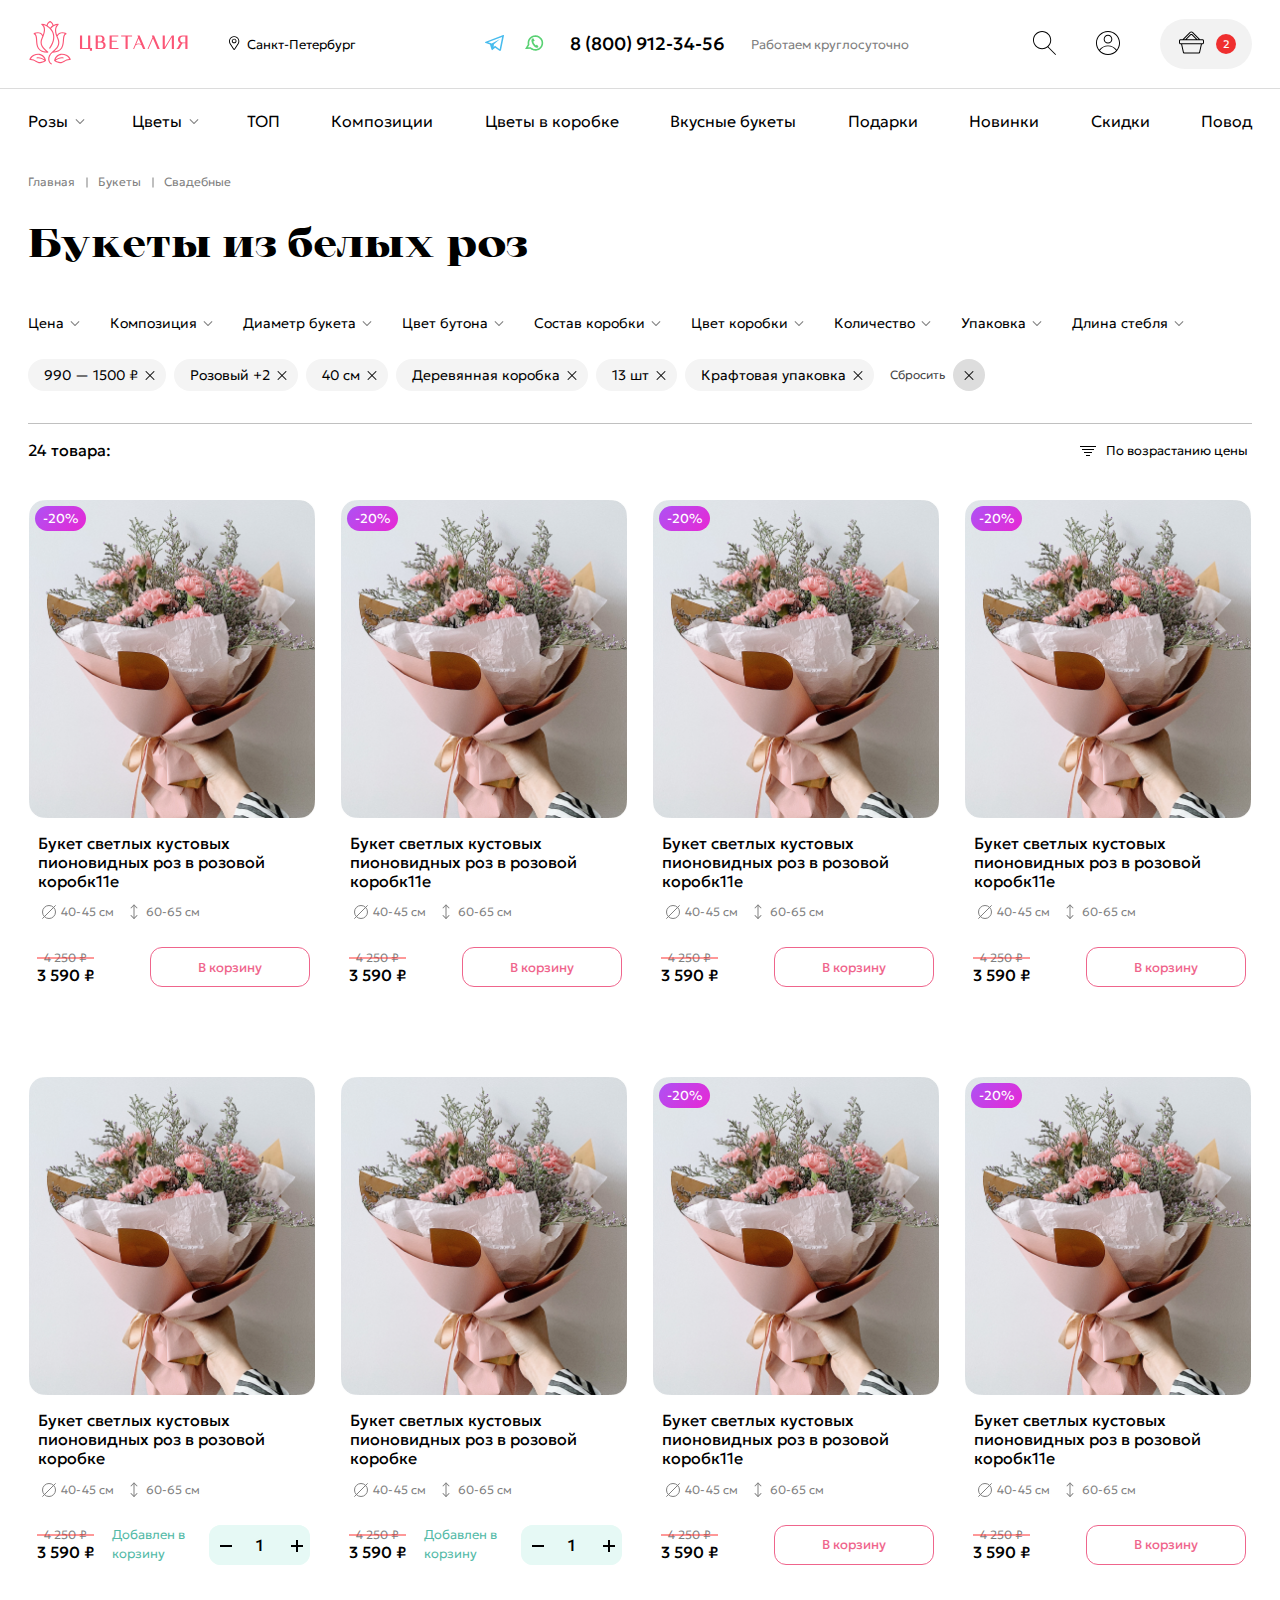
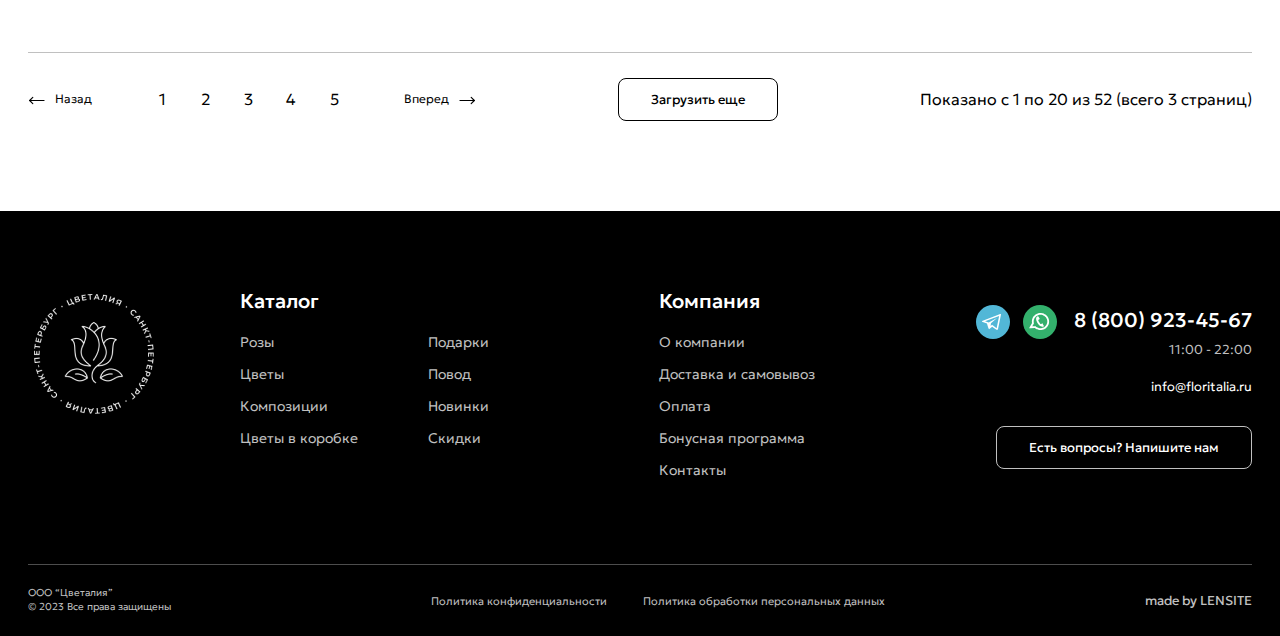
<file: catalog.html>
<!DOCTYPE html>
<html lang="ru">
	 <head>
	<title>Главная</title>
	<meta charset="UTF-8">
	<meta name="format-detection" content="telephone=no">
	<link rel="stylesheet" href="css/style.min.css">
	<link rel="shortcut icon" href="favicon.ico">
	<!-- <meta name="robots" content="noindex, nofollow"> -->
	<!-- <meta name="viewport" content="width=device-width, initial-scale=1.0, maximum-scale=1.0, user-scalable=0"> -->
	<meta name="viewport" content="width=device-width, initial-scale=1.0">

	<script defer src="js/vendors.min.js"></script>
	<script defer src="js/app.min.js"></script>
</head>
	<body>
		<div class="wrapper">
			<header class="header">
	<div class="header__container">


		<div class="header__statusBox">
			<div class="header__box">

				<div class="header__top _container">
					<div class="header__left">
						<a href="index.html" class="header__logo"><svg><use xlink:href="img/sprite.svg#logo-up"></use></svg></a>
						<div class="header__sity" data-da=".menu__sity, 991, 1">
							
							<select name="form[]" class="js-sel2 header__select">
								<option value="1" selected>Санкт-Петербург</option>
								<option value="2">Пункт №2</option>
								<option value="3">Пункт №3</option>
								<option value="4">Пункт №4</option>
							</select>
							<div class="header__navig">
								<svg><use xlink:href="img/sprite.svg#navig"></use></svg>
							</div>
						</div>
						
					</div>
			
					<div class="header__center">
						<div class="header__icons">
							<div class="header__icon"><a href="#"><svg><use xlink:href="img/sprite.svg#tg"></use></svg></a></div>
							<div class="header__icon"><a href="#"><svg><use xlink:href="img/sprite.svg#wts"></use></svg></a></div>
						</div>
						<div class="header__number"><a href="#">8 (800) 912-34-56</a></div>
		
						<div class="header__timework">
							<div>Работаем круглосуточно</div>
						</div>				
		
						<a href="index.html" class="header__logoMobile"><svg><use xlink:href="img/sprite.svg#logo-mob"></use></svg></a>
					</div>
			
					<div class="header__right">
						<div class="header__search">
	
							<a href="#search" class="header__searchImage _popup-link">
								<svg><use fill="#000" xlink:href="img/sprite.svg#search"></use></svg>
							</a>
						</div>
						<div class="header__user">
							<a href="#entrance" class="_popup-link"><svg><use xlink:href="img/sprite.svg#user"></use></svg></a>
						</div>
			
						<div class="header__basket">
							<div class="header__basketImage">
								<svg><use fill="#000" xlink:href="img/sprite.svg#cart"></use></svg>
							</div>
							<div class="header__counter">
								<span>2</span>
							</div>
							
						</div>
						
					</div>
	
					<div class="header__basketMenu basket">
						<div class="basket__content">
							<div class="basket__head">
								<h3>Корзина</h3>
							</div>
							<div class="basket__block">
								<div class="basket__box">
									<div class="fast__block">
										<div class="fast__image">
											<img src="img/popup-product.png" alt="">
										</div>
										<div class="fast__info">
											<div class="fast__head">
												<div class="fast__head_image">
													<img src="img/popup-product.png" alt="">
												</div>
												<h4>Букет светлых кустовых пионовидных роз в розовой коробке</h4>
												<div class="fast__close _closeArrow"></div>
											</div>
											<div class="fast__function">
												<div class="fast__size">
													<div class="product__size">
														<svg><use xlink:href="img/sprite.svg#krest"></use></svg>
														<div>40-45 см</div>
													</div>
													<div class="product__size">
														<svg><use xlink:href="img/sprite.svg#up"></use></svg>
														<div>60-65 см</div>
													</div>
												</div>
		
												<div class="fast__quantity">
													<div class="product__quantity quantity">
														<button type="button" class="quantity__button quantity__button_minus"></button>
														<div class="quantity__input">
															<input autocomplete="off" type="text" name="form[]" value="1">
														</div>
														<button type="button" class="quantity__button quantity__button_plus"></button>
													</div>
												</div>
		
												<div class="fast__price">
													<div>3 590 ₽</div>
												</div>
		
											</div>
										</div>
									</div>
								</div>
	
								<div class="basket__box">
									<div class="fast__block">
										<div class="fast__image">
											<img src="img/popup-product.png" alt="">
										</div>
										<div class="fast__info">
											<div class="fast__head">
												<div class="fast__head_image">
													<img src="img/popup-product.png" alt="">
												</div>
												<h4>Букет светлых кустовых пионовидных роз в розовой коробке</h4>
												<div class="fast__close _closeArrow"></div>
											</div>
											<div class="fast__function">
												<div class="fast__size">
													<div class="product__size">
														<svg><use xlink:href="img/sprite.svg#krest"></use></svg>
														<div>40-45 см</div>
													</div>
													<div class="product__size">
														<svg><use xlink:href="img/sprite.svg#up"></use></svg>
														<div>60-65 см</div>
													</div>
												</div>
		
												<div class="fast__quantity">
													<div class="product__quantity quantity">
														<button type="button" class="quantity__button quantity__button_minus"></button>
														<div class="quantity__input">
															<input autocomplete="off" type="text" name="form[]" value="1">
														</div>
														<button type="button" class="quantity__button quantity__button_plus"></button>
													</div>
												</div>
		
												<div class="fast__price">
													<div>3 590 ₽</div>
												</div>
		
											</div>
										</div>
									</div>
								</div>
	
							</div>
	
							<div class="basket__info">
								<div class="basket__text">
									<div>Итого:</div>
								</div>
								<div class="basket__price">
									<div>7180 р</div>
								</div>
							</div>
	
							<div class="basket__buttons">
								<div class="basket__button _button_pink">
									<a href="#">Оформить заказ</a>
								</div>
	
								<div class="basket__button _button_black">
									<a href="#">Перейти в корзину</a>
								</div>
	
							</div>
							<div class="basket__close _closeArrow"></div>
						</div>
					</div>
					
				</div>
	
			</div>
		</div>

		<div class="header__bottom">
			<div class="header__menu menu _container">
				<button type="button" class="menu__icon icon-menu" data-da=".header__left, 991, 1">
					<svg><use xlink:href="img/sprite.svg#crosses"></use></svg>
					<span>Меню</span>
				</button>
				<button type="button" data-da=".header__left, 991, 1" class="menu__arrowBlock">
					<div class="menu__arrow">
						<svg><use xlink:href="img/sprite.svg#arrow-back"></use></svg>
					</div>
					<div class="menu__arrowText">
						<h4>Все цветы</h4>
					</div>
				</button>
				<nav class="menu__body">
					<ul class="menu__list">
						<li class="menu__item menu__item_header _item_arrow _subMenu">
							<a href="#" class="menu__link _item_arrowblock">Розы</a>
							<div class="sub-menu__list">
								
								<ul class="sub-menu__block">
											<!-- 1 -->
											<li class="sub-menu__item">
												<a href="#" class="sub-menu__box">
													<div class="sub-menu__image">
														<img src="img/rose1.png" alt="">
													</div>
													<div class="sub-menu__text">
														<div>Розовые розы</div>
													</div>
												</a>
											</li>

											<!-- 2 -->
											<li class="sub-menu__item">
												<a href="#" class="sub-menu__box">
													<div class="sub-menu__image">
														<img src="img/rose2.png" alt="">
													</div>
													<div class="sub-menu__text">
														<div>Чайные розы</div>
													</div>
												</a>
											</li>

											<!-- 3 -->
											<li class="sub-menu__item">
												<a href="#" class="sub-menu__box">
													<div class="sub-menu__image">
														<img src="img/rose3.png" alt="">
													</div>
													<div class="sub-menu__text">
														<div>Белые розы</div>
													</div>
												</a>
											</li>

										<!-- 4 -->
										<li class="sub-menu__item">
											<a href="#" class="sub-menu__box">
												<div class="sub-menu__image">
													<img src="img/rose4.png" alt="">
												</div>
												<div class="sub-menu__text">
													<div>Красные розы</div>
												</div>
											</a>
										</li>

										<!-- 5 -->
										<li class="sub-menu__item">
											<a href="#" class="sub-menu__box">
												<div class="sub-menu__image">
													<img src="img/rose5.png" alt="">
												</div>
												<div class="sub-menu__text">
													<div>Розы в коробках</div>
												</div>
											</a>
										</li>

										<!-- 6 -->
										<li class="sub-menu__item">
											<a href="#" class="sub-menu__box">
												<div class="sub-menu__image">
													<img src="img/rose6.png" alt="">
												</div>
												<div class="sub-menu__text">
													<div>Букеты из роз</div>
												</div>
											</a>
										</li>

								</ul>
							</div>

						</li>
						<li class="menu__item menu__item_header _item_arrow _subMenu">
							<a href="#" class="menu__link _item_arrowblock">Цветы</a>

							<div class="sub-menu__list">
								<ul class="sub-menu__block">
									<!-- 1 -->
									<li class="sub-menu__item">
										<a href="#" class="sub-menu__box">
											<div class="sub-menu__image">
												<img src="img/flowers1.png" alt="">
											</div>
											<div class="sub-menu__text">
												<div>Альстромерии</div>
											</div>
										</a>
									</li>
	
									<!-- 2 -->
									<li class="sub-menu__item">
										<a href="#" class="sub-menu__box">
											<div class="sub-menu__image">
												<img src="img/flowers2.png" alt="">
											</div>
											<div class="sub-menu__text">
												<div>Герберы</div>
											</div>
										</a>
									</li>
	
									<!-- 3 -->
									<li class="sub-menu__item">
										<a href="#" class="sub-menu__box">
											<div class="sub-menu__image">
												<img src="img/flowers3.png" alt="">
											</div>
											<div class="sub-menu__text">
												<div>Гвоздики</div>
											</div>
										</a>
									</li>
	
									<!-- 4 -->
									<li class="sub-menu__item">
										<a href="#" class="sub-menu__box">
											<div class="sub-menu__image">
												<img src="img/flowers4.png" alt="">
											</div>
											<div class="sub-menu__text">
												<div>Гипсофила</div>
											</div>
										</a>
									</li>
	
									<!-- 5 -->
									<li class="sub-menu__item">
										<a href="#" class="sub-menu__box">
											<div class="sub-menu__image">
												<img src="img/flowers5.png" alt="">
											</div>
											<div class="sub-menu__text">
												<div>Гортензии</div>
											</div>
										</a>
									</li>
	
									<!-- 6 -->
									<li class="sub-menu__item">
										<a href="#" class="sub-menu__box">
											<div class="sub-menu__image">
												<img src="img/flowers6.png" alt="">
											</div>
											<div class="sub-menu__text">
												<div>Ирисы</div>
											</div>
										</a>
									</li>
	
									<!-- 7 -->
									<li class="sub-menu__item">
										<a href="#" class="sub-menu__box">
											<div class="sub-menu__image">
												<img src="img/flowers7.png" alt="">
											</div>
											<div class="sub-menu__text">
												<div>Каллы</div>
											</div>
										</a>
									</li>
	
									<!-- 8 -->
									<li class="sub-menu__item">
										<a href="#" class="sub-menu__box">
											<div class="sub-menu__image">
												<img src="img/flowers8.png" alt="">
											</div>
											<div class="sub-menu__text">
												<div>Лилии</div>
											</div>
										</a>
									</li>
	
									<!-- 9 -->
									<li class="sub-menu__item">
										<a href="#" class="sub-menu__box">
											<div class="sub-menu__image">
												<img src="img/flowers9.png" alt="">
											</div>
											<div class="sub-menu__text">
												<div>Орхидеи</div>
											</div>
										</a>
									</li>

								</ul>
								<ul class="sub-menu__block">

									<!-- 10 -->
									<li class="sub-menu__item">
										<a href="#" class="sub-menu__box">
											<div class="sub-menu__image">
												<img src="img/flowers10.png" alt="">
											</div>
											<div class="sub-menu__text">
												<div>Пионы</div>
											</div>
										</a>
									</li>
	
									<!-- 11 -->
									<li class="sub-menu__item">
										<a href="#" class="sub-menu__box">
											<div class="sub-menu__image">
												<img src="img/flowers11.png" alt="">
											</div>
											<div class="sub-menu__text">
												<div>Подсолнухи</div>
											</div>
										</a>
									</li>
	
									<!-- 12 -->
									<li class="sub-menu__item">
										<a href="#" class="sub-menu__box">
											<div class="sub-menu__image">
												<img src="img/flowers12.png" alt="">
											</div>
											<div class="sub-menu__text">
												<div>Ромашки</div>
											</div>
										</a>
									</li>
	
									<!-- 13 -->
									<li class="sub-menu__item">
										<a href="#" class="sub-menu__box">
											<div class="sub-menu__image">
												<img src="img/flowers13.png" alt="">
											</div>
											<div class="sub-menu__text">
												<div>Статица</div>
											</div>
										</a>
									</li>
	
									<!-- 14 -->
									<li class="sub-menu__item">
										<a href="#" class="sub-menu__box">
											<div class="sub-menu__image">
												<img src="img/flowers14.png" alt="">
											</div>
											<div class="sub-menu__text">
												<div>Сухоцветы</div>
											</div>
										</a>
									</li>
	
									<!-- 15 -->
									<li class="sub-menu__item">
										<a href="#" class="sub-menu__box">
											<div class="sub-menu__image">
												<img src="img/flowers15.png" alt="">
											</div>
											<div class="sub-menu__text">
												<div>Тюльпаны</div>
											</div>
										</a>
									</li>
	
									<!-- 16 -->
									<li class="sub-menu__item">
										<a href="#" class="sub-menu__box">
											<div class="sub-menu__image">
												<img src="img/flowers16.png" alt="">
											</div>
											<div class="sub-menu__text">
												<div>Фрезия</div>
											</div>
										</a>
									</li>
	
									<!-- 17 -->
									<li class="sub-menu__item">
										<a href="#" class="sub-menu__box">
											<div class="sub-menu__image">
												<img src="img/flowers17.png" alt="">
											</div>
											<div class="sub-menu__text">
												<div>Хризантемы</div>
											</div>
										</a>
									</li>
	
									<!-- 18 -->
									<li class="sub-menu__item">
										<a href="#" class="sub-menu__box">
											<div class="sub-menu__image">
												<img src="img/flowers18.png" alt="">
											</div>
											<div class="sub-menu__text">
												<div>Эустома</div>
											</div>
										</a>
									</li>

								</ul>
							</div>
						</li>
						<li class="menu__item"><a href="#" class="menu__link">ТОП</a></li>
						<li class="menu__item"><a href="#" class="menu__link">Композиции</a></li>
						<li class="menu__item"><a href="#" class="menu__link">Цветы в коробке</a></li>
						<li class="menu__item"><a href="#" class="menu__link">Вкусные букеты</a></li>
						<li class="menu__item"><a href="#" class="menu__link">Подарки</a></li>
						<li class="menu__item"><a href="#" class="menu__link">Новинки</a></li>
						<li class="menu__item"><a href="#" class="menu__link">Скидки</a></li>
						<li class="menu__item"><a href="#" class="menu__link">Повод</a></li>
					</ul>
					<div class="menu__pages">
						<ul class="menu__pagesMenu">
							<li class="menu__pagesItem"><a href="#">О компании</a></li>
							<li class="menu__pagesItem"><a href="#">Доставка и самовывоз</a></li>
							<li class="menu__pagesItem"><a href="#">Оплата</a></li>
							<li class="menu__pagesItem"><a href="#">Бонусная программа</a></li>
							<li class="menu__pagesItem"><a href="#">Контакты</a></li>
						</ul>
					</div>
					<div class="menu__sity">

					</div>
				</nav>
			</div>
		</div>



	</div>
</header>


<div class="chase">
	<div class="chase__block _container">
		<div class="chase__menu">

			
			<div class="header__menu menu">
				<nav class="menu__body">
					<ul class="menu__list">
						<li class="menu__item menu__item_header _item_arrow _subMenu">
							<a href="#" class="menu__link _item_arrowblock">Розы</a>
							<ul class="sub-menu__list">
								<div class="sub-menu__block">
										<!-- 1 -->
										<li class="sub-menu__item">
											<a href="#" class="sub-menu__box">
												<div class="sub-menu__image">
													<img src="img/rose1.png" alt="">
												</div>
												<div class="sub-menu__text">
													<div>Розовые розы</div>
												</div>
											</a>
										</li>

										<!-- 2 -->
										<li class="sub-menu__item">
											<a href="#" class="sub-menu__box">
												<div class="sub-menu__image">
													<img src="img/rose2.png" alt="">
												</div>
												<div class="sub-menu__text">
													<div>Чайные розы</div>
												</div>
											</a>
										</li>

										<!-- 3 -->
										<li class="sub-menu__item">
											<a href="#" class="sub-menu__box">
												<div class="sub-menu__image">
													<img src="img/rose3.png" alt="">
												</div>
												<div class="sub-menu__text">
													<div>Белые розы</div>
												</div>
											</a>
										</li>

									<!-- 4 -->
									<li class="sub-menu__item">
										<a href="#" class="sub-menu__box">
											<div class="sub-menu__image">
												<img src="img/rose4.png" alt="">
											</div>
											<div class="sub-menu__text">
												<div>Красные розы</div>
											</div>
										</a>
									</li>

									<!-- 5 -->
									<li class="sub-menu__item">
										<a href="#" class="sub-menu__box">
											<div class="sub-menu__image">
												<img src="img/rose5.png" alt="">
											</div>
											<div class="sub-menu__text">
												<div>Розы в коробках</div>
											</div>
										</a>
									</li>

									<!-- 6 -->
									<li class="sub-menu__item">
										<a href="#" class="sub-menu__box">
											<div class="sub-menu__image">
												<img src="img/rose6.png" alt="">
											</div>
											<div class="sub-menu__text">
												<div>Букеты из роз</div>
											</div>
										</a>
									</li>

								</div>

							</ul>

						</li>
						<li class="menu__item menu__item_header _item_arrow _subMenu">
							<a href="#" class="menu__link _item_arrowblock">Цветы</a>
							<ul class="sub-menu__list">
								<div class="sub-menu__block">
									<!-- 1 -->
									<li class="sub-menu__item">
										<a href="#" class="sub-menu__box">
											<div class="sub-menu__image">
												<img src="img/flowers1.png" alt="">
											</div>
											<div class="sub-menu__text">
												<div>Альстромерии</div>
											</div>
										</a>
									</li>
	
									<!-- 2 -->
									<li class="sub-menu__item">
										<a href="#" class="sub-menu__box">
											<div class="sub-menu__image">
												<img src="img/flowers2.png" alt="">
											</div>
											<div class="sub-menu__text">
												<div>Герберы</div>
											</div>
										</a>
									</li>
	
									<!-- 3 -->
									<li class="sub-menu__item">
										<a href="#" class="sub-menu__box">
											<div class="sub-menu__image">
												<img src="img/flowers3.png" alt="">
											</div>
											<div class="sub-menu__text">
												<div>Гвоздики</div>
											</div>
										</a>
									</li>
	
									<!-- 4 -->
									<li class="sub-menu__item">
										<a href="#" class="sub-menu__box">
											<div class="sub-menu__image">
												<img src="img/flowers4.png" alt="">
											</div>
											<div class="sub-menu__text">
												<div>Гипсофила</div>
											</div>
										</a>
									</li>
	
									<!-- 5 -->
									<li class="sub-menu__item">
										<a href="#" class="sub-menu__box">
											<div class="sub-menu__image">
												<img src="img/flowers5.png" alt="">
											</div>
											<div class="sub-menu__text">
												<div>Гортензии</div>
											</div>
										</a>
									</li>
	
									<!-- 6 -->
									<li class="sub-menu__item">
										<a href="#" class="sub-menu__box">
											<div class="sub-menu__image">
												<img src="img/flowers6.png" alt="">
											</div>
											<div class="sub-menu__text">
												<div>Ирисы</div>
											</div>
										</a>
									</li>
	
									<!-- 7 -->
									<li class="sub-menu__item">
										<a href="#" class="sub-menu__box">
											<div class="sub-menu__image">
												<img src="img/flowers7.png" alt="">
											</div>
											<div class="sub-menu__text">
												<div>Каллы</div>
											</div>
										</a>
									</li>
	
									<!-- 8 -->
									<li class="sub-menu__item">
										<a href="#" class="sub-menu__box">
											<div class="sub-menu__image">
												<img src="img/flowers8.png" alt="">
											</div>
											<div class="sub-menu__text">
												<div>Лилии</div>
											</div>
										</a>
									</li>
	
									<!-- 9 -->
									<li class="sub-menu__item">
										<a href="#" class="sub-menu__box">
											<div class="sub-menu__image">
												<img src="img/flowers9.png" alt="">
											</div>
											<div class="sub-menu__text">
												<div>Орхидеи</div>
											</div>
										</a>
									</li>
								</div>
								
								<div class="sub-menu__block">
									<!-- 10 -->
									<li class="sub-menu__item">
										<a href="#" class="sub-menu__box">
											<div class="sub-menu__image">
												<img src="img/flowers10.png" alt="">
											</div>
											<div class="sub-menu__text">
												<div>Пионы</div>
											</div>
										</a>
									</li>
	
									<!-- 11 -->
									<li class="sub-menu__item">
										<a href="#" class="sub-menu__box">
											<div class="sub-menu__image">
												<img src="img/flowers11.png" alt="">
											</div>
											<div class="sub-menu__text">
												<div>Подсолнухи</div>
											</div>
										</a>
									</li>
	
									<!-- 12 -->
									<li class="sub-menu__item">
										<a href="#" class="sub-menu__box">
											<div class="sub-menu__image">
												<img src="img/flowers12.png" alt="">
											</div>
											<div class="sub-menu__text">
												<div>Ромашки</div>
											</div>
										</a>
									</li>
	
									<!-- 13 -->
									<li class="sub-menu__item">
										<a href="#" class="sub-menu__box">
											<div class="sub-menu__image">
												<img src="img/flowers13.png" alt="">
											</div>
											<div class="sub-menu__text">
												<div>Статица</div>
											</div>
										</a>
									</li>
	
									<!-- 14 -->
									<li class="sub-menu__item">
										<a href="#" class="sub-menu__box">
											<div class="sub-menu__image">
												<img src="img/flowers14.png" alt="">
											</div>
											<div class="sub-menu__text">
												<div>Сухоцветы</div>
											</div>
										</a>
									</li>
	
									<!-- 15 -->
									<li class="sub-menu__item">
										<a href="#" class="sub-menu__box">
											<div class="sub-menu__image">
												<img src="img/flowers15.png" alt="">
											</div>
											<div class="sub-menu__text">
												<div>Тюльпаны</div>
											</div>
										</a>
									</li>
	
									<!-- 16 -->
									<li class="sub-menu__item">
										<a href="#" class="sub-menu__box">
											<div class="sub-menu__image">
												<img src="img/flowers16.png" alt="">
											</div>
											<div class="sub-menu__text">
												<div>Фрезия</div>
											</div>
										</a>
									</li>
	
									<!-- 17 -->
									<li class="sub-menu__item">
										<a href="#" class="sub-menu__box">
											<div class="sub-menu__image">
												<img src="img/flowers17.png" alt="">
											</div>
											<div class="sub-menu__text">
												<div>Хризантемы</div>
											</div>
										</a>
									</li>
	
									<!-- 18 -->
									<li class="sub-menu__item">
										<a href="#" class="sub-menu__box">
											<div class="sub-menu__image">
												<img src="img/flowers18.png" alt="">
											</div>
											<div class="sub-menu__text">
												<div>Эустома</div>
											</div>
										</a>
									</li>
								</div>

							</ul>
						</li>
						<li class="menu__item"><a href="#" class="menu__link">ТОП</a></li>
						<li class="menu__item"><a href="#" class="menu__link">Композиции</a></li>
						<li class="menu__item"><a href="#" class="menu__link">Цветы в коробке</a></li>
						<li class="menu__item"><a href="#" class="menu__link">Вкусные букеты</a></li>
						<li class="menu__item"><a href="#" class="menu__link">Подарки</a></li>
						<li class="menu__item"><a href="#" class="menu__link">Новинки</a></li>
						<li class="menu__item"><a href="#" class="menu__link">Скидки</a></li>
						<li class="menu__item"><a href="#" class="menu__link">Повод</a></li>
					</ul>
					<div class="menu__pages">
						<ul class="menu__pagesMenu">
							<li class="menu__pagesItem"><a href="#">О компании</a></li>
							<li class="menu__pagesItem"><a href="#">Доставка и самовывоз</a></li>
							<li class="menu__pagesItem"><a href="#">Оплата</a></li>
							<li class="menu__pagesItem"><a href="#">Бонусная программа</a></li>
							<li class="menu__pagesItem"><a href="#">Контакты</a></li>
						</ul>
					</div>
					<div class="menu__sity">

					</div>
				</nav>
			</div>


		</div>

		<div class="chase__cart">
			<div class="header__basket">
				<div class="header__basketImage">
					<svg><use fill="#000" xlink:href="img/sprite.svg#cart"></use></svg>
				</div>
				<div class="header__counter">
					<span>2</span>
				</div>
				
			</div>
		</div>

		<!-- <div class="header__basketMenu basket">
			<div class="basket__content">
				<div class="basket__head">
					<h3>Корзина</h3>
				</div>
				<div class="basket__block">
					<div class="basket__box">
						<div class="fast__block">
							<div class="fast__image">
								<img src="img/popup-product.png" alt="">
							</div>
							<div class="fast__info">
								<div class="fast__head">
									<div class="fast__head_image">
										<img src="img/popup-product.png" alt="">
									</div>
									<h4>Букет светлых кустовых пионовидных роз в розовой коробке</h4>
									<div class="fast__close _closeArrow"></div>
								</div>
								<div class="fast__function">
									<div class="fast__size">
										<div class="product__size">
											<svg><use xlink:href="/img/sprite.svg#krest"></use></svg>
											<p>40-45 см</p>
										</div>
										<div class="product__size">
											<svg><use xlink:href="/img/sprite.svg#up"></use></svg>
											<p>60-65 см</p>
										</div>
									</div>

									<div class="fast__quantity">
										<div class="product__quantity quantity">
											<button type="button" class="quantity__button quantity__button_minus"></button>
											<div class="quantity__input">
												<input autocomplete="off" type="text" name="form[]" value="1">
											</div>
											<button type="button" class="quantity__button quantity__button_plus"></button>
										</div>
									</div>

									<div class="fast__price">
										<p>3 590 ₽</p>
									</div>

								</div>
							</div>
						</div>
					</div>

					<div class="basket__box">
						<div class="fast__block">
							<div class="fast__image">
								<img src="img/popup-product.png" alt="">
							</div>
							<div class="fast__info">
								<div class="fast__head">
									<div class="fast__head_image">
										<img src="img/popup-product.png" alt="">
									</div>
									<h4>Букет светлых кустовых пионовидных роз в розовой коробке</h4>
									<div class="fast__close _closeArrow"></div>
								</div>
								<div class="fast__function">
									<div class="fast__size">
										<div class="product__size">
											<svg><use xlink:href="/img/sprite.svg#krest"></use></svg>
											<p>40-45 см</p>
										</div>
										<div class="product__size">
											<svg><use xlink:href="/img/sprite.svg#up"></use></svg>
											<p>60-65 см</p>
										</div>
									</div>

									<div class="fast__quantity">
										<div class="product__quantity quantity">
											<button type="button" class="quantity__button quantity__button_minus"></button>
											<div class="quantity__input">
												<input autocomplete="off" type="text" name="form[]" value="1">
											</div>
											<button type="button" class="quantity__button quantity__button_plus"></button>
										</div>
									</div>

									<div class="fast__price">
										<p>3 590 ₽</p>
									</div>

								</div>
							</div>
						</div>
					</div>

				</div>

				<div class="basket__info">
					<div class="basket__text">
						<p>Итого:</p>
					</div>
					<div class="basket__price">
						<p>7180 р</p>
					</div>
				</div>

				<div class="basket__buttons">
					<div class="basket__button">
						<a href="#">Оформить заказ</a>
					</div>

					<div class="basket__button">
						<a href="#">Перейти в корзину</a>
					</div>

				</div>
			</div>
		</div> -->

	</div>
</div>
			<main class="page">

				
				<div class="cap">
					<div class="cap__content _container">
						<ul class="cap__crumbs">
							<li class="cap__crumb">
								<a href="#" class="cap__crumb_link">Главная</a>
							</li>
							<li class="cap__crumb">
								<a href="#" class="cap__crumb_link">Букеты</a>
							</li>
							<li class="cap__crumb">
								<a href="#" class="cap__crumb_link">Свадебные</a>
							</li>
						</ul>
						<div class="cap__header">
							<h1 class="_macherTitle">Букеты из белых роз</h1>
						</div>
					</div>
					
				</div>



				<div class="filters">
					<div class="filters__content _container">
						<button type="button" class="filters__icon filters-icon-menu">
							<svg><use xlink:href="img/sprite.svg#parametr"></use></svg>
							<span>Фильтры</span>
							<div>4</div>
						</button>
						<div class="filters__menu menu">
							<div class="filters__header">
								<div class="filters__title">
									<h4>Фильтры</h4>
								</div>
								<div class="filters__close _closeArrow"></div>
							</div>
							<nav class="menu__body">
								<ul class="menu__list">

									<li class="menu__item _filtersMenu">
										<div class="menu__link _filtersMenuLink">Цена</div>
										<div class="sub-menu__list">
											<div class="sub-menu__cap">
												<div class="sub-menu__filtersArrow">
													<svg><use xlink:href="img/sprite.svg#arrow-back"></use></svg>
												</div>
											</div>

											<ul class="sub-menu__block sub-menu__list_check">
												<li class="sub-menu__item">
													<div>До 990 р.</div>
												</li>

												<!-- 2 -->
												<li class="sub-menu__item">
													<div>1000-1500 р.</div>
												</li>

												<!-- 3 -->
												<li class="sub-menu__item">
													<div>1500-2300 р.</div>
												</li>

												<!-- 4 -->
												<li class="sub-menu__item">
													<div>2300-4800 р.</div>
												</li>

												<!-- 5 -->
												<li class="sub-menu__item">
													<div>4800 р.+ премиум</div>
												</li>
											</ul>

											<div class="sub-menu__distance">
												<div class="sub-menu__input">
													<input autocomplete="off" type="text" data-value="" name="form[]" data-error="Ошибка" placeholder="от" class="input _phone _digital">
												</div>
												<div class="sub-menu__input">
													<input autocomplete="off" type="text" data-value="" name="form[]" data-error="Ошибка" placeholder="до" class="input _phone _digital">
												</div>
											</div>

											<div class="sub-menu__button _button_black">
												<button type="submit" class="button sub-menu__button_desk">Подобрать</button>
												<button type="submit" class="button sub-menu__button_mobile">Готово</button>
											</div>

										</div>
									</li>
									<li class="menu__item _filtersMenu"><div class="menu__link">Композиция</div></li>
									<li class="menu__item _filtersMenu"><div class="menu__link">Диаметр букета</div></li>
									<li class="menu__item _filtersMenu">
										<div class="menu__link _filtersMenuLink">Цвет бутона</div>
										<div class="sub-menu__list">
											<div class="sub-menu__cap">
												<div class="sub-menu__filtersArrow">
													<svg><use xlink:href="img/sprite.svg#arrow-back"></use></svg>
												</div>
											</div>

											<ul class="sub-menu__block sub-menu__list_check">
												<!-- 1 -->
												<li class="sub-menu__item checkbox">
													<input id="c_1" class="checkbox__input" type="checkbox" name="name">
													<label for="c_1" class="checkbox__label"><span class="checkbox__text">Розовый</span></label>
												</li>

												<!-- 2 -->
												<li class="sub-menu__item checkbox">
													<input id="c_2" class="checkbox__input" type="checkbox" name="name">
													<label for="c_2" class="checkbox__label"><span class="checkbox__text">Фиолетовый</span></label>
												</li>

												<!-- 3 -->
												<li class="sub-menu__item checkbox">
													<input id="c_3" class="checkbox__input" type="checkbox" name="name">
													<label for="c_3" class="checkbox__label"><span class="checkbox__text">Желтый</span></label>
												</li>

												<!-- 4 -->
												<li class="sub-menu__item checkbox">
													<input id="c_4" class="checkbox__input" type="checkbox" name="name">
													<label for="c_4" class="checkbox__label"><span class="checkbox__text">Сиреневый</span></label>
												</li>

												<!-- 5 -->
												<li class="sub-menu__item checkbox">
													<input id="c_5" class="checkbox__input" type="checkbox" name="name">
													<label for="c_5" class="checkbox__label"><span class="checkbox__text">Красный</span></label>
												</li>

												<!-- 6 -->
												<li class="sub-menu__item checkbox">
													<input id="c_6" class="checkbox__input" type="checkbox" name="name">
													<label for="c_6" class="checkbox__label"><span class="checkbox__text">Зеленый</span></label>
												</li>

												<!-- 7 -->
												<li class="sub-menu__item checkbox">
													<input id="c_7" class="checkbox__input" type="checkbox" name="name">
													<label for="c_7" class="checkbox__label"><span class="checkbox__text">Лавандовый</span></label>
												</li>

												<!-- 8 -->
												<li class="sub-menu__item checkbox">
													<input id="c_8" class="checkbox__input" type="checkbox" name="name">
													<label for="c_8" class="checkbox__label"><span class="checkbox__text">Оранжевый</span></label>
												</li>
											</ul>

										</div>
									</li>
									<li class="menu__item _filtersMenu"><div class="menu__link">Состав коробки</div></li>
									<li class="menu__item _filtersMenu"><div class="menu__link">Цвет коробки</div></li>
									<li class="menu__item _filtersMenu"><div class="menu__link">Количество</div></li>
									<li class="menu__item _filtersMenu"><div class="menu__link">Упаковка</div></li>
									<li class="menu__item _filtersMenu"><div class="menu__link">Длина стебля</div></li>
								</ul>
								<div class="menu-under">
									<ul class="menu-under__list">
										<!-- 1 -->
										<li class="menu-under__item">
											<div>990 — 1500 ₽</div>
											<div class="menu-under__close _closeArrow"></div>
										</li>

										<!-- 2 -->
										<li class="menu-under__item">
											<div>Розовый +2</div>
											<div class="menu-under__close _closeArrow"></div>
										</li>

										<!-- 3 -->
										<li class="menu-under__item">
											<div>40 см</div>
											<div class="menu-under__close _closeArrow"></div>
										</li>

										<!-- 4 -->
										<li class="menu-under__item">
											<div>Деревянная коробка</div>
											<div class="menu-under__close _closeArrow"></div>
										</li>

										<!-- 5 -->
										<li class="menu-under__item">
											<div>13 шт</div>
											<div class="menu-under__close _closeArrow"></div>
										</li>

										<!-- 6 -->
										<li class="menu-under__item">
											<div>Крафтовая упаковка</div>
											<div class="menu-under__close _closeArrow"></div>
										</li>

									</ul>

									<div class="menu-under__end">
										<div>Сбросить</div>
										<div class="menu-under__close menu-under__close_end _closeArrow"></div>
									</div>

								</div>
							</nav>
							<div class="filters__buttonMenu">
								<button type="submit" class="button">Показать товары</button>
							</div>
						</div>
					</div>
				</div>


				<div class="catalog">
					<div class="catalog__content _container">
						<div class="catalog__top">
							<div class="catalog__quantity">
								<div>24 товара:</div>
							</div>
							<div class="catalog__sorting">
								<div class="catalog__icon">
									<svg><use xlink:href="img/sprite.svg#sort"></use></svg>
								</div>
								<!-- <select name="formsa" class="form" onchange="alert(this.value)">
									<option value="1" selected>По возрастанию цены</option>
									<option value="2">По популярности</option>
									<option value="3">Сначала дороже</option>
									<option value="4">Сначала дешевле</option>
									<option value="5">По рейтингу</option>
									<option value="6">По популярности</option>
								</select> -->
								<select name="formsa" class="js-sel">
									<option value="1" selected>По возрастанию цены</option>
									<option value="2">По популярности</option>
									<option value="3">Сначала дороже</option>
									<option value="4">Сначала дешевле</option>
									<option value="5">По рейтингу</option>
									<option value="6">По популярности</option>
								</select>
							</div>
						</div>
						<div class="catalog__center">

							<div class="product">
								<div class="product__content">
									<a href="product.html" class="product__image">
										<img src="img/product.png" alt="">
										<div class="product__sale">
											<div class="buket__sale">
												<div>-20%</div>
											</div>
										</div>
										
									</a>
									<a href="product.html" class="product__title">
										<h3>Букет светлых кустовых пионовидных роз в розовой коробк11е</h3>
									</a>
									<div class="product__boxInfo">
										<div class="product__prices">
											<div class="product__subprice">
												<div>4 250 ₽</div>
											</div>
											<div class="product__price">
												<div>3 590 ₽</div>
											</div>
										</div>
										
										<div class="product__sizes">
											<div class="product__size">
												<svg><use xlink:href="img/sprite.svg#krest"></use></svg>
												<div>40-45 см</div>
											</div>
											<div class="product__size">
												<svg><use xlink:href="img/sprite.svg#up"></use></svg>
												<div>60-65 см</div>
											</div>
										</div>
									</div>
									<div class="product__info">
										<div class="product__prices">
											<div class="product__subprice">
												<div>4 250 ₽</div>
											</div>
											<div class="product__price">
												<div>3 590 ₽</div>
											</div>
										</div>
										<div class="product__line">
											<div class="product__buttonHover">
												<div href="#product" class="_popup-link">Быстрый заказ</div>
											</div>
											<div class="product__button">
												<a href="#" class="product__link">В корзину</a>
											</div>
										</div>
										
									</div>

								</div>
							</div>

							<div class="product">
								<div class="product__content">
									<a href="product.html" class="product__image">
										<img src="img/product.png" alt="">
										<div class="product__sale">
											<div class="buket__sale">
												<div>-20%</div>
											</div>
										</div>
										
									</a>
									<a href="product.html" class="product__title">
										<h3>Букет светлых кустовых пионовидных роз в розовой коробк11е</h3>
									</a>
									<div class="product__boxInfo">
										<div class="product__prices">
											<div class="product__subprice">
												<div>4 250 ₽</div>
											</div>
											<div class="product__price">
												<div>3 590 ₽</div>
											</div>
										</div>
										
										<div class="product__sizes">
											<div class="product__size">
												<svg><use xlink:href="img/sprite.svg#krest"></use></svg>
												<div>40-45 см</div>
											</div>
											<div class="product__size">
												<svg><use xlink:href="img/sprite.svg#up"></use></svg>
												<div>60-65 см</div>
											</div>
										</div>
									</div>
									<div class="product__info">
										<div class="product__prices">
											<div class="product__subprice">
												<div>4 250 ₽</div>
											</div>
											<div class="product__price">
												<div>3 590 ₽</div>
											</div>
										</div>
										<div class="product__line">
											<div class="product__buttonHover">
												<div href="#product" class="_popup-link">Быстрый заказ</div>
											</div>
											<div class="product__button">
												<a href="#" class="product__link">В корзину</a>
											</div>
										</div>
										
									</div>

								</div>
							</div>

							<div class="product">
								<div class="product__content">
									<a href="product.html" class="product__image">
										<img src="img/product.png" alt="">
										<div class="product__sale">
											<div class="buket__sale">
												<div>-20%</div>
											</div>
										</div>
										
									</a>
									<a href="product.html" class="product__title">
										<h3>Букет светлых кустовых пионовидных роз в розовой коробк11е</h3>
									</a>
									<div class="product__boxInfo">
										<div class="product__prices">
											<div class="product__subprice">
												<div>4 250 ₽</div>
											</div>
											<div class="product__price">
												<div>3 590 ₽</div>
											</div>
										</div>
										
										<div class="product__sizes">
											<div class="product__size">
												<svg><use xlink:href="img/sprite.svg#krest"></use></svg>
												<div>40-45 см</div>
											</div>
											<div class="product__size">
												<svg><use xlink:href="img/sprite.svg#up"></use></svg>
												<div>60-65 см</div>
											</div>
										</div>
									</div>
									<div class="product__info">
										<div class="product__prices">
											<div class="product__subprice">
												<div>4 250 ₽</div>
											</div>
											<div class="product__price">
												<div>3 590 ₽</div>
											</div>
										</div>
										<div class="product__line">
											<div class="product__buttonHover">
												<div href="#product" class="_popup-link">Быстрый заказ</div>
											</div>
											<div class="product__button">
												<a href="#" class="product__link">В корзину</a>
											</div>
										</div>
										
									</div>

								</div>
							</div>

							<div class="product">
								<div class="product__content">
									<a href="product.html" class="product__image">
										<img src="img/product.png" alt="">
										<div class="product__sale">
											<div class="buket__sale">
												<div>-20%</div>
											</div>
										</div>
										
									</a>
									<a href="product.html" class="product__title">
										<h3>Букет светлых кустовых пионовидных роз в розовой коробк11е</h3>
									</a>
									<div class="product__boxInfo">
										<div class="product__prices">
											<div class="product__subprice">
												<div>4 250 ₽</div>
											</div>
											<div class="product__price">
												<div>3 590 ₽</div>
											</div>
										</div>
										
										<div class="product__sizes">
											<div class="product__size">
												<svg><use xlink:href="img/sprite.svg#krest"></use></svg>
												<div>40-45 см</div>
											</div>
											<div class="product__size">
												<svg><use xlink:href="img/sprite.svg#up"></use></svg>
												<div>60-65 см</div>
											</div>
										</div>
									</div>
									<div class="product__info">
										<div class="product__prices">
											<div class="product__subprice">
												<div>4 250 ₽</div>
											</div>
											<div class="product__price">
												<div>3 590 ₽</div>
											</div>
										</div>
										<div class="product__line">
											<div class="product__buttonHover">
												<div href="#product" class="_popup-link">Быстрый заказ</div>
											</div>
											<div class="product__button">
												<a href="#" class="product__link">В корзину</a>
											</div>
										</div>
										
									</div>

								</div>
							</div>

							<div class="product">
								<div class="product__content product__content_quantity">
									<a href="#" class="product__image">
										<img src="img/product.png" alt="">
									</a>
									<a href="#" class="product__title">
										<h3>Букет светлых кустовых пионовидных роз в розовой коробке</h3>
									</a>
									<div class="product__boxInfo">
										<div class="product__prices">
											<div class="product__subprice">
												<div>4 250 ₽</div>
											</div>
											<div class="product__price">
												<div>3 590 ₽</div>
											</div>
										</div>
										
										<div class="product__sizes">
											<div class="product__size">
												<svg><use xlink:href="img/sprite.svg#krest"></use></svg>
												<div>40-45 см</div>
											</div>
											<div class="product__size">
												<svg><use xlink:href="img/sprite.svg#up"></use></svg>
												<div>60-65 см</div>
											</div>
										</div>
									</div>
									<div class="product__info">
										<div class="product__prices">
											<div class="product__subprice">
												<div>4 250 ₽</div>
											</div>
											<div class="product__price">
												<div>3 590 ₽</div>
											</div>
										</div>
										<div class="product__text">
											<div>Добавлен в корзину</div>
										</div>
										<div class="product__line">

											<div class="product__buttonHover">
												<div href="#product" class="_popup-link">Быстрый заказ</div>
											</div>

											<div class="product__quantity quantity">
												<button type="button" class="quantity__button quantity__button_minus"></button>
												<div class="quantity__input">
													<input autocomplete="off" type="text" name="form[]" value="1">
												</div>
												<button type="button" class="quantity__button quantity__button_plus"></button>
											</div>

										</div>
									</div>

								</div>
							</div>


							<div class="product">
								<div class="product__content product__content_quantity">
									<a href="#" class="product__image">
										<img src="img/product.png" alt="">
									</a>
									<a href="#" class="product__title">
										<h3>Букет светлых кустовых пионовидных роз в розовой коробке</h3>
									</a>
									<div class="product__boxInfo">
										<div class="product__prices">
											<div class="product__subprice">
												<div>4 250 ₽</div>
											</div>
											<div class="product__price">
												<div>3 590 ₽</div>
											</div>
										</div>
										
										<div class="product__sizes">
											<div class="product__size">
												<svg><use xlink:href="img/sprite.svg#krest"></use></svg>
												<div>40-45 см</div>
											</div>
											<div class="product__size">
												<svg><use xlink:href="img/sprite.svg#up"></use></svg>
												<div>60-65 см</div>
											</div>
										</div>
									</div>
									<div class="product__info">
										<div class="product__prices">
											<div class="product__subprice">
												<div>4 250 ₽</div>
											</div>
											<div class="product__price">
												<div>3 590 ₽</div>
											</div>
										</div>
										<div class="product__text">
											<div>Добавлен в корзину</div>
										</div>
										<div class="product__line">
											
											<div class="product__buttonHover">
												<div href="#product" class="_popup-link">Быстрый заказ</div>
											</div>

											<div class="product__quantity quantity">
												<button type="button" class="quantity__button quantity__button_minus"></button>
												<div class="quantity__input">
													<input autocomplete="off" type="text" name="form[]" value="1">
												</div>
												<button type="button" class="quantity__button quantity__button_plus"></button>
											</div>

										</div>
									</div>

								</div>
							</div>


							<div class="product">
								<div class="product__content">
									<a href="product.html" class="product__image">
										<img src="img/product.png" alt="">
										<div class="product__sale">
											<div class="buket__sale">
												<div>-20%</div>
											</div>
										</div>
										
									</a>
									<a href="product.html" class="product__title">
										<h3>Букет светлых кустовых пионовидных роз в розовой коробк11е</h3>
									</a>
									<div class="product__boxInfo">
										<div class="product__prices">
											<div class="product__subprice">
												<div>4 250 ₽</div>
											</div>
											<div class="product__price">
												<div>3 590 ₽</div>
											</div>
										</div>
										
										<div class="product__sizes">
											<div class="product__size">
												<svg><use xlink:href="img/sprite.svg#krest"></use></svg>
												<div>40-45 см</div>
											</div>
											<div class="product__size">
												<svg><use xlink:href="img/sprite.svg#up"></use></svg>
												<div>60-65 см</div>
											</div>
										</div>
									</div>
									<div class="product__info">
										<div class="product__prices">
											<div class="product__subprice">
												<div>4 250 ₽</div>
											</div>
											<div class="product__price">
												<div>3 590 ₽</div>
											</div>
										</div>
										<div class="product__line">
											<div class="product__buttonHover">
												<div href="#product" class="_popup-link">Быстрый заказ</div>
											</div>
											<div class="product__button">
												<a href="#" class="product__link">В корзину</a>
											</div>
										</div>
										
									</div>

								</div>
							</div>


							<div class="product">
								<div class="product__content">
									<a href="product.html" class="product__image">
										<img src="img/product.png" alt="">
										<div class="product__sale">
											<div class="buket__sale">
												<div>-20%</div>
											</div>
										</div>
										
									</a>
									<a href="product.html" class="product__title">
										<h3>Букет светлых кустовых пионовидных роз в розовой коробк11е</h3>
									</a>
									<div class="product__boxInfo">
										<div class="product__prices">
											<div class="product__subprice">
												<div>4 250 ₽</div>
											</div>
											<div class="product__price">
												<div>3 590 ₽</div>
											</div>
										</div>
										
										<div class="product__sizes">
											<div class="product__size">
												<svg><use xlink:href="img/sprite.svg#krest"></use></svg>
												<div>40-45 см</div>
											</div>
											<div class="product__size">
												<svg><use xlink:href="img/sprite.svg#up"></use></svg>
												<div>60-65 см</div>
											</div>
										</div>
									</div>
									<div class="product__info">
										<div class="product__prices">
											<div class="product__subprice">
												<div>4 250 ₽</div>
											</div>
											<div class="product__price">
												<div>3 590 ₽</div>
											</div>
										</div>
										<div class="product__line">
											<div class="product__buttonHover">
												<div href="#product" class="_popup-link">Быстрый заказ</div>
											</div>
											<div class="product__button">
												<a href="#" class="product__link">В корзину</a>
											</div>
										</div>
										
									</div>

								</div>
							</div>

							
						</div>
						
						<div class="catalog__bottom">
							<div class="catalog__navig">
								<a href="#" class="catalog__arrow catalog__arrow_left">
									<div class="catalog__arrowImage">
										<svg><use xlink:href="img/sprite.svg#arrow-back"></use></svg>
									</div>
									<div class="catalog__arrowText">
										<div>Назад</div>
									</div>
								</a>

								<ul class="catalog__numbers">
									<li class="catalog__number"><a href="#">1</a></li>
									<li class="catalog__number"><a href="#">2</a></li>
									<li class="catalog__number _active"><a href="#">3</a></li>
									<li class="catalog__number"><a href="#">4</a></li>
									<li class="catalog__number"><a href="#">5</a></li>
								</ul>

								<a href="#" class="catalog__arrow catalog__arrow_right">
									<div class="catalog__arrowImage">
										<svg><use xlink:href="img/sprite.svg#arrow-back"></use></svg>
									</div>
									<div class="catalog__arrowText">
										<div>Вперед</div>
									</div>
								</a>
							</div>
							<div class="catalog__loadind _button_black">
								<a href="#">Загрузить еще</a>
							</div>
							<div class="catalog__info">
								<div>Показано с 1 по 20 из 52 (всего 3 страниц)</div>
							</div>
						</div>
					</div>
				</div>

			</main>
			<footer class="footer">
	<div class="footer__container _container">
		<div class="footer__top">
			<div class="footer__center">
				<div class="footer__blockImage">
					<a href="#" class="footer__logo" data-da=".footer__blockLast, 768, last"><svg><use xlink:href="img/sprite.svg#footerSvg"></use></svg></a>
					<div class="footer__block">
						<div class="footer__title">
							<h3>Каталог</h3>
						</div>
						<div class="footer__catalog">
							<ul class="footer__list">
								<li class="footer__item"><a href="catalog.html">Розы</a></li>
								<li class="footer__item"><a href="#">Цветы</a></li>
								<li class="footer__item"><a href="#">Композиции</a></li>
								<li class="footer__item"><a href="#">Цветы в коробке</a></li>
							</ul>
							<ul class="footer__list">
								<li class="footer__item"><a href="#">Подарки</a></li>
								<li class="footer__item"><a href="#">Повод</a></li>
								<li class="footer__item"><a href="#">Новинки</a></li>
								<li class="footer__item"><a href="special.html">Скидки</a></li>
							</ul>
						</div>
						
					</div>
				</div>

				<div class="footer__block footer__blockLast">
					<div class="footer__title">
						<h3>Компания</h3>
					</div>
					<ul class="footer__list">
						<li class="footer__item"><a href="company.html">О компании</a></li>
						<li class="footer__item"><a href="#">Доставка и самовывоз</a></li>
						<li class="footer__item"><a href="payment.html">Оплата</a></li>
						<li class="footer__item"><a href="bonus.html">Бонусная программа</a></li>
						<li class="footer__item"><a href="contact.html">Контакты</a></li>
					</ul>
				</div>

			</div>
			<div class="footer__right">
				<div class="footer__phone">
					<div class="footer__icons">
						<a href="#" class="footer__icon">
							<svg><use xlink:href="img/sprite.svg#foot-tg"></use></svg>
						</a>
						<a href="#" class="footer__icon">
							<svg><use xlink:href="img/sprite.svg#wts-foot"></use></svg>
						</a>
					</div>
					<div class="footer__number">
						<a href="#">8 (800) 923-45-67</a>
					</div>
				</div>
				<div class="footer__time">
					<div>11:00 - 22:00</div>
				</div>
				<div class="footer__email">
					<div>info@floritalia.ru</div>
				</div>
				<div class="footer__button">Есть вопросы? Напишите нам</div>
			</div>
		</div>

		<div class="footer__bottom">
			<div class="footer__box">
				<div class="footer__comp">
					<div>ООО “Цветалия”</div>
					<div>© 2023 Все права защищены</div>
				</div>
				<div class="footer__policy" data-da=".footer__bottom, 768, 0">
					<div class="footer__privacy">
						<a href="#">Политика конфиденциальности</a>
					</div>
					<div class="footer__privacy">
						<a href="#">Политика обработки персональных данных</a>
					</div>
				</div>
				<div class="footer__lensite">
					<div>made by LENSITE</div>
				</div>
			</div>
		</div>
	</div>
</footer>
		</div>
		<div class="popup popup_product">
	<div class="popup__content">
		<div class="popup__body">
			<div class="popup__close _closeArrow"></div>
			<div class="fast">
				<div class="popup__fast fast">
					<div class="fast__title">
						<h3>Быстрый заказ</h3>
					</div>
					<div class="fast__text">
						<div>Оформите заказ по телефону +7(812) 912-34-56 или заполните форму ниже</div>
					</div>
					<form action="#" class="fast__form">
						<div class="fast__contact">
							<div class="fast__input">
								<label for="">Ваше имя</label>
								<input autocomplete="off" type="text" name="form[]" data-value="" data-error="Введите корректное значение" placeholder="" class="input _req">
								<div class="form__error"></div>
							</div>
							<div class="fast__input">
								<label for="">Номер телефона</label>
								<input autocomplete="off" type="text" name="form[]" data-value="" data-error="Введите корректное значение" placeholder="" class="input _req _phone">
								<div class="form__error"></div>
							</div>
						</div>

						<div class="fast__box">

							<!-- 1 -->
							<div class="fast__block">
								<div class="fast__image">
									<img src="img/popup-product.png" alt="">
								</div>
								<div class="fast__info">
									<div class="fast__head">
										<div class="fast__head_image">
											<img src="img/popup-product.png" alt="">
										</div>
										<h4>Букет светлых кустовых пионовидных роз в розовой коробке</h4>
										<div class="fast__close _closeArrow"></div>
									</div>
									<div class="fast__function">
										<div class="fast__size">
											<div class="product__size">
												<svg><use xlink:href="img/sprite.svg#krest"></use></svg>
												<div>40-45 см</div>
											</div>
											<div class="product__size">
												<svg><use xlink:href="img/sprite.svg#up"></use></svg>
												<div>60-65 см</div>
											</div>
										</div>

										<div class="fast__quantity">
											<div class="product__quantity quantity">
												<button type="button" class="quantity__button quantity__button_minus"></button>
												<div class="quantity__input">
													<input autocomplete="off" type="text" name="form[]" value="1">
												</div>
												<button type="button" class="quantity__button quantity__button_plus"></button>
											</div>
										</div>

										<div class="fast__price">
											<div>3 590 ₽</div>
										</div>

									</div>
								</div>
							</div>

							<!-- 2 -->
							<div class="fast__block">
								<div class="fast__image">
									<img src="img/popup-product.png" alt="">
								</div>
								<div class="fast__info">
									<div class="fast__head">
										<div class="fast__head_image">
											<img src="img/popup-product.png" alt="">
										</div>
										<h4>Букет светлых кустовых пионовидных роз в розовой коробке</h4>
										<div class="fast__close _closeArrow"></div>
									</div>
									<div class="fast__function">
										<div class="fast__size">
											<div class="product__size">
												<svg><use xlink:href="img/sprite.svg#krest"></use></svg>
												<div>40-45 см</div>
											</div>
											<div class="product__size">
												<svg><use xlink:href="img/sprite.svg#up"></use></svg>
												<div>60-65 см</div>
											</div>
										</div>

										<div class="fast__quantity">
											<div class="product__quantity quantity">
												<button type="button" class="quantity__button quantity__button_minus"></button>
												<div class="quantity__input">
													<input autocomplete="off" type="text" name="form[]" value="1">
												</div>
												<button type="button" class="quantity__button quantity__button_plus"></button>
											</div>
										</div>

										<div class="fast__price">
											<div>3 590 ₽</div>
										</div>

									</div>
								</div>
							</div>
						</div>


						<div class="fast__button">
							<button type="submit" class="button btn">Отправить</button>
						</div>

						<div class="fast__checkbox checkbox">
							<input id="c_11" data-error="Ошибка" class="checkbox__input" type="checkbox" value="1" name="form[]">
							<label for="c_11" class="checkbox__label"><span class="checkbox__text">Принимаю условия <a href="">Публичной оферты</a></span></label>
						</div>
						
						
					</form>
				</div>
			</div>
		</div>
	</div>
</div>



<div class="popup popup_entrance">
	<div class="popup__content">
		<div class="popup__body">
			<div class="popup__close _closeArrow"></div>
			<div class="entrance">
				<div class="entrance__head">
					<h3>Вход</h3>
				</div>
				<form action="#" class="entrance__form">
					<div class="entrance__block">
						<div class="entrance__input">
							<label for="c_9" class="label"><span class="label">Телефон или e-mail</span></label>
							<input id="c_9" autocomplete="off" data-error="Введите корректное значение" class="input _req" type="text" value="" name="form[]">
						</div>

						<div class="entrance__input">
							<label for="c_10" class="label"><span class="label">Введите код из СМС</span></label>
							<input id="c_10" autocomplete="off" data-error="Введите корректное значение" class="input _req" type="text" value="" name="form[]">
						</div>

						<div class="entrance__time">
							<div>Запросить код повторно: 56 с</div>
						</div>
					</div>

					<div class="entrance__buttons">
						<div class="entrance__button entrance__send _button_pink">
							<button type="submit" class="button">Отправить</button>
						</div>
						<div class="entrance__button entrance__register _button_black">
							<a href="#register" class="_popup-link">Регистрация</a>
						</div>
					</div>
					<div class="entrance__sendPassword">
						<a href="#next" class="_popup-link">Вход с паролем</a>
					</div>
					
				</form>
			</div>
		</div>
	</div>
</div>


<div class="popup popup_search">
	<div class="popup__content">
		<div class="popup__body">
			<div class="popup__close _closeArrow"></div>
			<div class="search">
				<div class="search__content">
					<div class="search__block">
						<div class="search__input">
							<input autocomplete="off" type="text" name="form[]" data-error="Ошибка" value="Розы" placeholder="" class="input">
							<div class="search__icon">
								<svg><use xlink:href="img/sprite.svg#search"></use></svg>
							</div>
						</div>
					</div>
					

					<!-- <div data-tabs class="search__tabs tabs _tabs">
						<nav data-tabs-titles class="tabs__navigation">
							<button type="button" class="tabs__title _tabs-item _active">Все</button>
							<button type="button" class="tabs__title _tabs-item">Категории</button>
							<button type="button" class="tabs__title _tabs-item">Товары</button>
						</nav>
						<div data-tabs-body class="tabs__content">
							<div class="tabs__bod _tabs-block _active">


								<div class="search__boxes">
									<div class="search__header">
										<h3>Категории <span>(11)</span></h3>
									</div>
									<div class="search__category">
										<a href="#" class="search__box">
											<div class="search__images">
												<img src="img/flowers1.png" alt="">
											</div>
											<div class="search__name">Розы</div>
										</a>

										<a href="#" class="search__box">
											<div class="search__images">
												<img src="img/flowers1.png" alt="">
											</div>
											<div class="search__name">Розы</div>
										</a>

										<a href="#" class="search__box">
											<div class="search__images">
												<img src="img/flowers1.png" alt="">
											</div>
											<div class="search__name">Розы</div>
										</a>

										<a href="#" class="search__box">
											<div class="search__images">
												<img src="img/flowers1.png" alt="">
											</div>
											<div class="search__name">Розы</div>
										</a>

										<a href="#" class="search__box">
											<div class="search__images">
												<img src="img/flowers1.png" alt="">
											</div>
											<div class="search__name">Розы</div>
										</a>

										<a href="#" class="search__box">
											<div class="search__images">
												<img src="img/flowers1.png" alt="">
											</div>
											<div class="search__name">Розы</div>
										</a>

										<a href="#" class="search__box">
											<div class="search__images">
												<img src="img/flowers1.png" alt="">
											</div>
											<div class="search__name">Розы</div>
										</a>

										<a href="#" class="search__box">
											<div class="search__images">
												<img src="img/flowers1.png" alt="">
											</div>
											<div class="search__name">Розы</div>
										</a>

										<a href="#" class="search__box">
											<div class="search__images">
												<img src="img/flowers1.png" alt="">
											</div>
											<div class="search__name">Розы</div>
										</a>

										<a href="#" class="search__box">
											<div class="search__images">
												<img src="img/flowers1.png" alt="">
											</div>
											<div class="search__name">Розы</div>
										</a>

										<a href="#" class="search__box">
											<div class="search__images">
												<img src="img/flowers1.png" alt="">
											</div>
											<div class="search__name">Розы</div>
										</a>
									</div>
								</div>

								<div class="search__boxes">
									<div class="search__header">
										<h3>Товары <span>(456)</span></h3>
									</div>

									<div class="search__product">

										<a href="#" class="search__box">
											<div class="search__images product__image">
												<img src="img/product.png" alt="">
											</div>
											<div class="search__name">Букет светлых кустовых пионовидных роз в розовой коробке</div>
											<div class="search__prices">
												<div class="search__subPrice">4 250 ₽</div>
												<div class="search__price">3 590 ₽</div>
											</div>
										</a>

										<a href="#" class="search__box">
											<div class="search__images product__image">
												<img src="img/product.png" alt="">
											</div>
											<div class="search__name">Букет светлых кустовых пионовидных роз в розовой коробке</div>
											<div class="search__prices">
												<div class="search__subPrice">4 250 ₽</div>
												<div class="search__price">3 590 ₽</div>
											</div>
										</a>

										<a href="#" class="search__box">
											<div class="search__images product__image">
												<img src="img/product.png" alt="">
											</div>
											<div class="search__name">Букет светлых кустовых пионовидных роз в розовой коробке</div>
											<div class="search__prices">
												<div class="search__subPrice">4 250 ₽</div>
												<div class="search__price">3 590 ₽</div>
											</div>
										</a>

										<a href="#" class="search__box">
											<div class="search__images product__image">
												<img src="img/product.png" alt="">
											</div>
											<div class="search__name">Букет светлых кустовых пионовидных роз в розовой коробке</div>
											<div class="search__prices">
												<div class="search__subPrice">4 250 ₽</div>
												<div class="search__price">3 590 ₽</div>
											</div>
										</a>

										<a href="#" class="search__box">
											<div class="search__images product__image">
												<img src="img/product.png" alt="">
											</div>
											<div class="search__name">Букет светлых кустовых пионовидных роз в розовой коробке</div>
											<div class="search__prices">
												<div class="search__subPrice">4 250 ₽</div>
												<div class="search__price">3 590 ₽</div>
											</div>
										</a>

										<a href="#" class="search__box">
											<div class="search__images product__image">
												<img src="img/product.png" alt="">
											</div>
											<div class="search__name">Букет светлых кустовых пионовидных роз в розовой коробке</div>
											<div class="search__prices">
												<div class="search__subPrice">4 250 ₽</div>
												<div class="search__price">3 590 ₽</div>
											</div>
										</a>

										<a href="#" class="search__box">
											<div class="search__images product__image">
												<img src="img/product.png" alt="">
											</div>
											<div class="search__name">Букет светлых кустовых пионовидных роз в розовой коробке</div>
											<div class="search__prices">
												<div class="search__subPrice">4 250 ₽</div>
												<div class="search__price">3 590 ₽</div>
											</div>
										</a>

										<a href="#" class="search__box">
											<div class="search__images product__image">
												<img src="img/product.png" alt="">
											</div>
											<div class="search__name">Букет светлых кустовых пионовидных роз в розовой коробке</div>
											<div class="search__prices">
												<div class="search__subPrice">4 250 ₽</div>
												<div class="search__price">3 590 ₽</div>
											</div>
										</a>

										<a href="#" class="search__box">
											<div class="search__images product__image">
												<img src="img/product.png" alt="">
											</div>
											<div class="search__name">Букет светлых кустовых пионовидных роз в розовой коробке</div>
											<div class="search__prices">
												<div class="search__subPrice">4 250 ₽</div>
												<div class="search__price">3 590 ₽</div>
											</div>
										</a>

										<a href="#" class="search__box">
											<div class="search__images product__image">
												<img src="img/product.png" alt="">
											</div>
											<div class="search__name">Букет светлых кустовых пионовидных роз в розовой коробке</div>
											<div class="search__prices">
												<div class="search__subPrice">4 250 ₽</div>
												<div class="search__price">3 590 ₽</div>
											</div>
										</a>

										<a href="#" class="search__box">
											<div class="search__images product__image">
												<img src="img/product.png" alt="">
											</div>
											<div class="search__name">Букет светлых кустовых пионовидных роз в розовой коробке</div>
											<div class="search__prices">
												<div class="search__subPrice">4 250 ₽</div>
												<div class="search__price">3 590 ₽</div>
											</div>
										</a>

									</div>
								</div>



							</div>
							<div class="tabs__body _tabs-block">
								<div class="search__boxes">
									<div class="search__header">
										<h3>Категории <span>(11)</span></h3>
									</div>
									<div class="search__category">
										<a href="#" class="search__box">
											<div class="search__images">
												<img src="img/flowers1.png" alt="">
											</div>
											<div class="search__name">Розы</div>
										</a>

										<a href="#" class="search__box">
											<div class="search__images">
												<img src="img/flowers1.png" alt="">
											</div>
											<div class="search__name">Розы</div>
										</a>

										<a href="#" class="search__box">
											<div class="search__images">
												<img src="img/flowers1.png" alt="">
											</div>
											<div class="search__name">Розы</div>
										</a>

										<a href="#" class="search__box">
											<div class="search__images">
												<img src="img/flowers1.png" alt="">
											</div>
											<div class="search__name">Розы</div>
										</a>

										<a href="#" class="search__box">
											<div class="search__images">
												<img src="img/flowers1.png" alt="">
											</div>
											<div class="search__name">Розы</div>
										</a>

										<a href="#" class="search__box">
											<div class="search__images">
												<img src="img/flowers1.png" alt="">
											</div>
											<div class="search__name">Розы</div>
										</a>

										<a href="#" class="search__box">
											<div class="search__images">
												<img src="img/flowers1.png" alt="">
											</div>
											<div class="search__name">Розы</div>
										</a>

										<a href="#" class="search__box">
											<div class="search__images">
												<img src="img/flowers1.png" alt="">
											</div>
											<div class="search__name">Розы</div>
										</a>

										<a href="#" class="search__box">
											<div class="search__images">
												<img src="img/flowers1.png" alt="">
											</div>
											<div class="search__name">Розы</div>
										</a>

										<a href="#" class="search__box">
											<div class="search__images">
												<img src="img/flowers1.png" alt="">
											</div>
											<div class="search__name">Розы</div>
										</a>

										<a href="#" class="search__box">
											<div class="search__images">
												<img src="img/flowers1.png" alt="">
											</div>
											<div class="search__name">Розы</div>
										</a>
									</div>
								</div>
							</div>
							<div class="tabs__body _tabs-block">
								<div class="search__boxes">
									<div class="search__header">
										<h3>Товары <span>(456)</span></h3>
									</div>

									<div class="search__product">

										<a href="#" class="search__box">
											<div class="search__images product__image">
												<img src="img/product.png" alt="">
											</div>
											<div class="search__name">Букет светлых кустовых пионовидных роз в розовой коробке</div>
											<div class="search__prices">
												<div class="search__subPrice">4 250 ₽</div>
												<div class="search__price">3 590 ₽</div>
											</div>
										</a>

										<a href="#" class="search__box">
											<div class="search__images product__image">
												<img src="img/product.png" alt="">
											</div>
											<div class="search__name">Букет светлых кустовых пионовидных роз в розовой коробке</div>
											<div class="search__prices">
												<div class="search__subPrice">4 250 ₽</div>
												<div class="search__price">3 590 ₽</div>
											</div>
										</a>

										<a href="#" class="search__box">
											<div class="search__images product__image">
												<img src="img/product.png" alt="">
											</div>
											<div class="search__name">Букет светлых кустовых пионовидных роз в розовой коробке</div>
											<div class="search__prices">
												<div class="search__subPrice">4 250 ₽</div>
												<div class="search__price">3 590 ₽</div>
											</div>
										</a>

										<a href="#" class="search__box">
											<div class="search__images product__image">
												<img src="img/product.png" alt="">
											</div>
											<div class="search__name">Букет светлых кустовых пионовидных роз в розовой коробке</div>
											<div class="search__prices">
												<div class="search__subPrice">4 250 ₽</div>
												<div class="search__price">3 590 ₽</div>
											</div>
										</a>

										<a href="#" class="search__box">
											<div class="search__images product__image">
												<img src="img/product.png" alt="">
											</div>
											<div class="search__name">Букет светлых кустовых пионовидных роз в розовой коробке</div>
											<div class="search__prices">
												<div class="search__subPrice">4 250 ₽</div>
												<div class="search__price">3 590 ₽</div>
											</div>
										</a>

										<a href="#" class="search__box">
											<div class="search__images product__image">
												<img src="img/product.png" alt="">
											</div>
											<div class="search__name">Букет светлых кустовых пионовидных роз в розовой коробке</div>
											<div class="search__prices">
												<div class="search__subPrice">4 250 ₽</div>
												<div class="search__price">3 590 ₽</div>
											</div>
										</a>

										<a href="#" class="search__box">
											<div class="search__images product__image">
												<img src="img/product.png" alt="">
											</div>
											<div class="search__name">Букет светлых кустовых пионовидных роз в розовой коробке</div>
											<div class="search__prices">
												<div class="search__subPrice">4 250 ₽</div>
												<div class="search__price">3 590 ₽</div>
											</div>
										</a>

										<a href="#" class="search__box">
											<div class="search__images product__image">
												<img src="img/product.png" alt="">
											</div>
											<div class="search__name">Букет светлых кустовых пионовидных роз в розовой коробке</div>
											<div class="search__prices">
												<div class="search__subPrice">4 250 ₽</div>
												<div class="search__price">3 590 ₽</div>
											</div>
										</a>

										<a href="#" class="search__box">
											<div class="search__images product__image">
												<img src="img/product.png" alt="">
											</div>
											<div class="search__name">Букет светлых кустовых пионовидных роз в розовой коробке</div>
											<div class="search__prices">
												<div class="search__subPrice">4 250 ₽</div>
												<div class="search__price">3 590 ₽</div>
											</div>
										</a>

										<a href="#" class="search__box">
											<div class="search__images product__image">
												<img src="img/product.png" alt="">
											</div>
											<div class="search__name">Букет светлых кустовых пионовидных роз в розовой коробке</div>
											<div class="search__prices">
												<div class="search__subPrice">4 250 ₽</div>
												<div class="search__price">3 590 ₽</div>
											</div>
										</a>

										<a href="#" class="search__box">
											<div class="search__images product__image">
												<img src="img/product.png" alt="">
											</div>
											<div class="search__name">Букет светлых кустовых пионовидных роз в розовой коробке</div>
											<div class="search__prices">
												<div class="search__subPrice">4 250 ₽</div>
												<div class="search__price">3 590 ₽</div>
											</div>
										</a>

									</div>
								</div>
							</div>
						</div>
					</div> -->
					
				</div>
			</div>
		</div>
	</div>
</div>




<div class="popup popup_register">
	<div class="popup__content">
		<div class="popup__body">
			<div class="popup__close _closeArrow"></div>
			<div class="entrance">
				<div class="entrance__head">
					<h3>Личный кабинет</h3>
				</div>
				<div data-tabs class="register _tabs">
					<nav data-tabs-titles class="tabs__navigation">
						<button type="button" class="tabs__title _tabs-item">Вход</button>
						<button type="button" class="tabs__title _tabs-item _active">Регистрация</button>
					</nav>
					<div data-tabs-body class="tabs__content">
						<div class="tabs__body _tabs-block">
							<form action="#" class="entrance__form">
								<div class="entrance__block">
									<div class="entrance__input">
										<label for="c_7" class="label"><span class="label">Телефон или e-mail</span></label>
										<input id="c_7" autocomplete="off" data-error="Введите корректное значение" class="input _req" type="text" value="" name="form[]">
									</div>
			
									<div class="entrance__input">
										<label for="c_8" class="label"><span class="label">Пароль</span></label>
										<input id="c_8" autocomplete="off" data-error="Введите корректное значение" class="input _req" type="text" value="" name="form[]">
									</div>
			
									<div class="entrance__time">
										<div>Запросить код повторно: 56 с</div>
									</div>
								</div>
			
								<div class="entrance__buttons">
									<div class="entrance__button entrance__send _button_pink">
										<button type="submit" class="button">Войти</button>
									</div>
									<div class="entrance__button entrance__register _button_black">
										<a href="#entrance" class="_popup-link">Войти через СМС</a>
									</div>
								</div>
								
							</form>
						</div>
						<div class="tabs__body _tabs-block _active">
							<form action="#" class="entrance__form">
								<div class="entrance__block">
									<div class="entrance__input">
										<label for="c_5" class="label"><span class="label">Телефон или e-mail</span></label>
										<input id="c_5" autocomplete="off" data-error="Введите корректное значение" class="input _req" type="text" value="" name="form[]">
									</div>
			
									<div class="entrance__input">
										<label for="c_6" class="label"><span class="label">Введите код из СМС</span></label>
										<input id="c_6" autocomplete="off" data-error="Введите корректное значение" class="input _req" type="text" value="" name="form[]">
									</div>
			
									<div class="entrance__time">
										<div>Запросить код повторно: 56 с</div>
									</div>
								</div>
			
								<div class="entrance__buttons">
									<div class="entrance__button entrance__send _button_pink">
										<button type="submit" class="button">Отправить</button>
									</div>
								</div>
								
							</form>
						</div>
					</div>
				</div>
			</div>
		</div>
	</div>
</div>


<div class="popup popup_next">
	<div class="popup__content">
		<div class="popup__body">
			<div class="popup__close _closeArrow"></div>
			<div class="entrance">
				<div class="entrance__head">
					<h3>Личный кабинет</h3>
				</div>
				<div data-tabs class="register _tabs">
					<nav data-tabs-titles class="tabs__navigation">
						<button type="button" class="tabs__title _tabs-item _active">Вход</button>
						<button type="button" class="tabs__title _tabs-item">Регистрация</button>
					</nav>
					<div data-tabs-body class="tabs__content">
						<div class="tabs__body _tabs-block _active">
							<form action="#" class="entrance__form">
								<div class="entrance__block">
									<div class="entrance__input">
										<label for="c_3" class="label"><span class="label">Телефон или e-mail</span></label>
										<input id="c_3" autocomplete="off" data-error="Введите корректное значение" class="input _req" type="text" value="" name="form[]">
									</div>
			
									<div class="entrance__input">
										<label for="c_4" class="label"><span class="label">Пароль</span></label>
										<input id="c_4" autocomplete="off" data-error="Введите корректное значение" class="input _req" type="text" value="" name="form[]">
									</div>
			
									<div class="entrance__time">
										<div>Запросить код повторно: 56 с</div>
									</div>
								</div>
			
								<div class="entrance__buttons">
									<div class="entrance__button entrance__send _button_pink">
										<button type="submit" class="button">Войти</button>
									</div>
									<div class="entrance__button entrance__register _button_black">
										<a href="#entrance" class="_popup-link">Войти через СМС</a>
									</div>
								</div>
								
							</form>
						</div>
						<div class="tabs__body _tabs-block">
							<form action="#" class="entrance__form">
								<div class="entrance__block">
									<div class="entrance__input">
										<label for="c_1" class="label"><span class="label">Телефон или e-mail</span></label>
										<input id="c_1" autocomplete="off" data-error="Введите корректное значение" class="input _req" type="text" value="" name="form[]">
									</div>
			
									<div class="entrance__input">
										<label for="c_2" class="label"><span class="label">Введите код из СМС</span></label>
										<input id="c_2" autocomplete="off" data-error="Введите корректное значение" class="input _req" type="text" value="" name="form[]">
									</div>
			
									<div class="entrance__time">
										<div>Запросить код повторно: 56 с</div>
									</div>
								</div>
			
								<div class="entrance__buttons">
									<div class="entrance__button entrance__send _button_pink">
										<button type="submit" class="button">Отправить</button>
									</div>
								</div>
								
							</form>
						</div>
					</div>
				</div>
			</div>
		</div>
	</div>
</div>
		<!-- Swiper -->
<!-- <script src="https://unpkg.com/swiper/swiper-bundle.min.js"></script> -->
<!-- <script
  src="https://code.jquery.com/jquery-3.7.1.js"
  integrity="sha256-eKhayi8LEQwp4NKxN+CfCh+3qOVUtJn3QNZ0TciWLP4="
  crossorigin="anonymous"></script> -->

	</body>
</html>
</file>
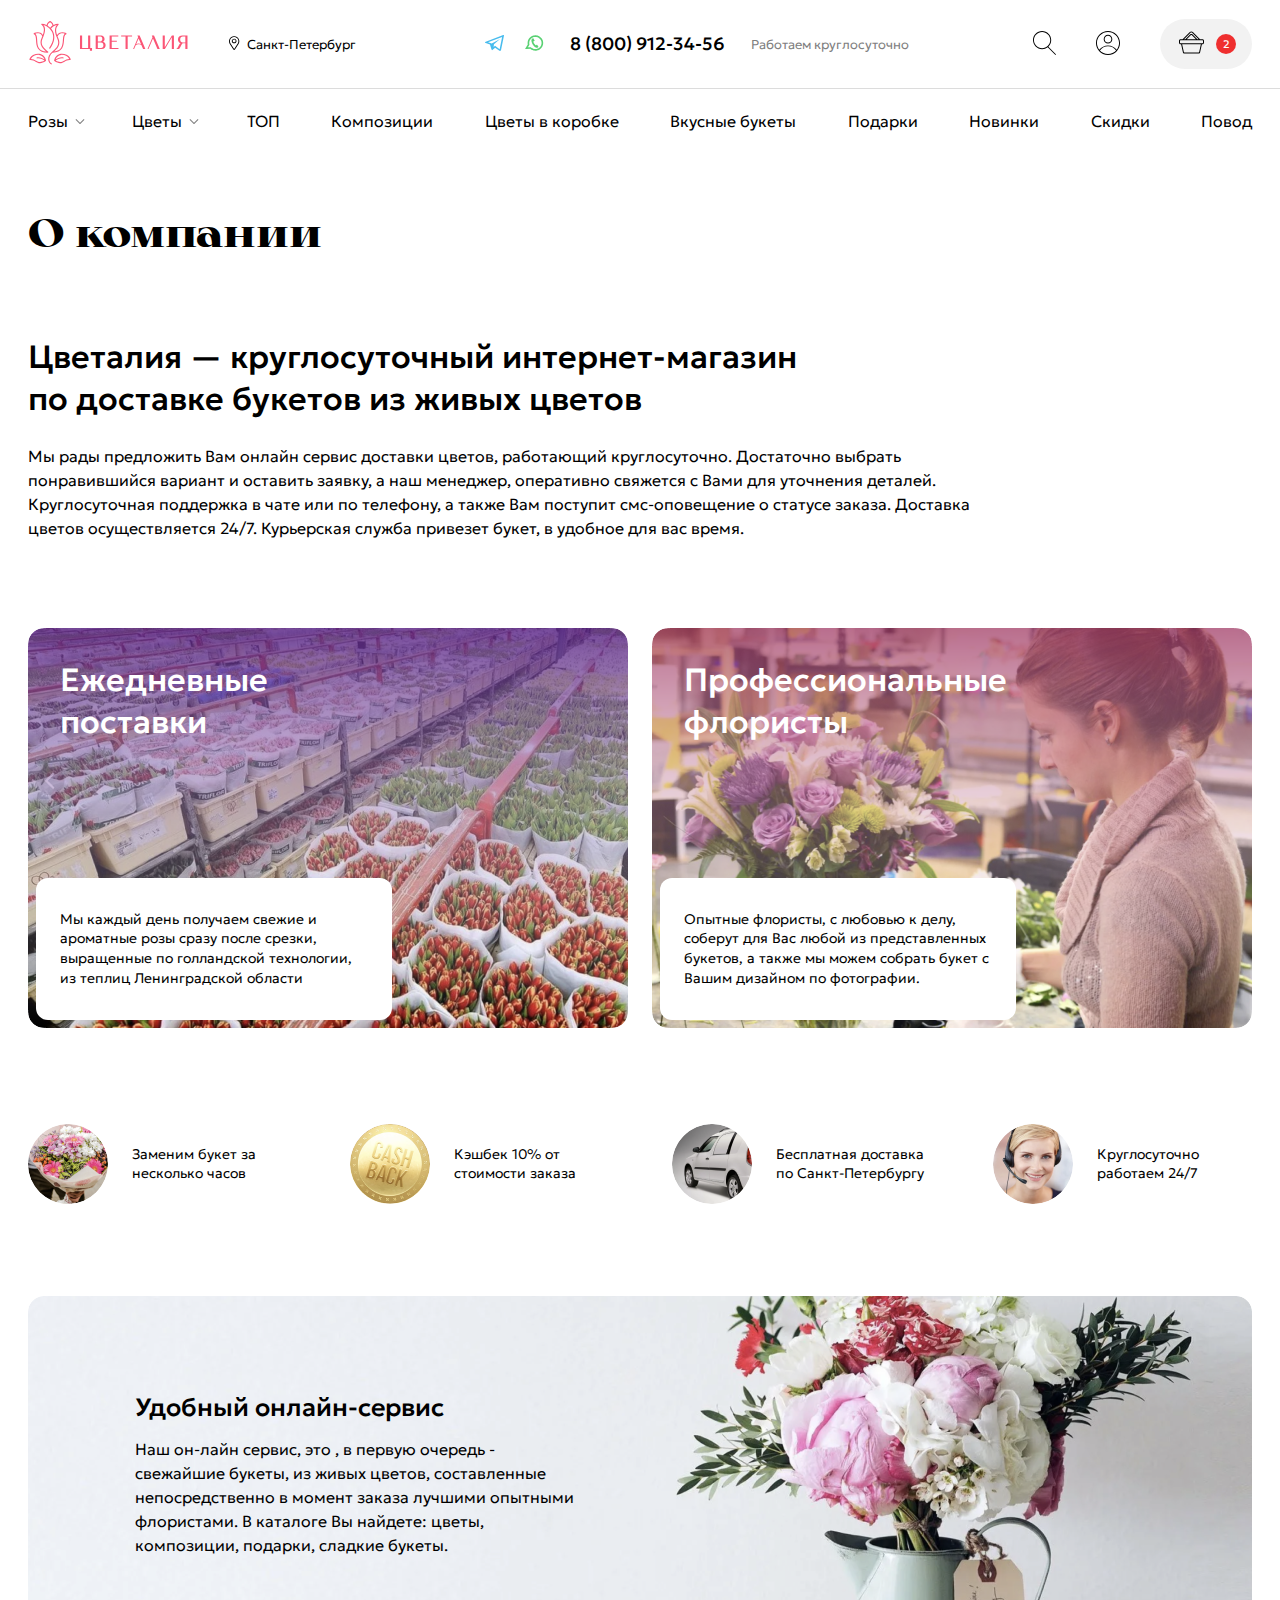
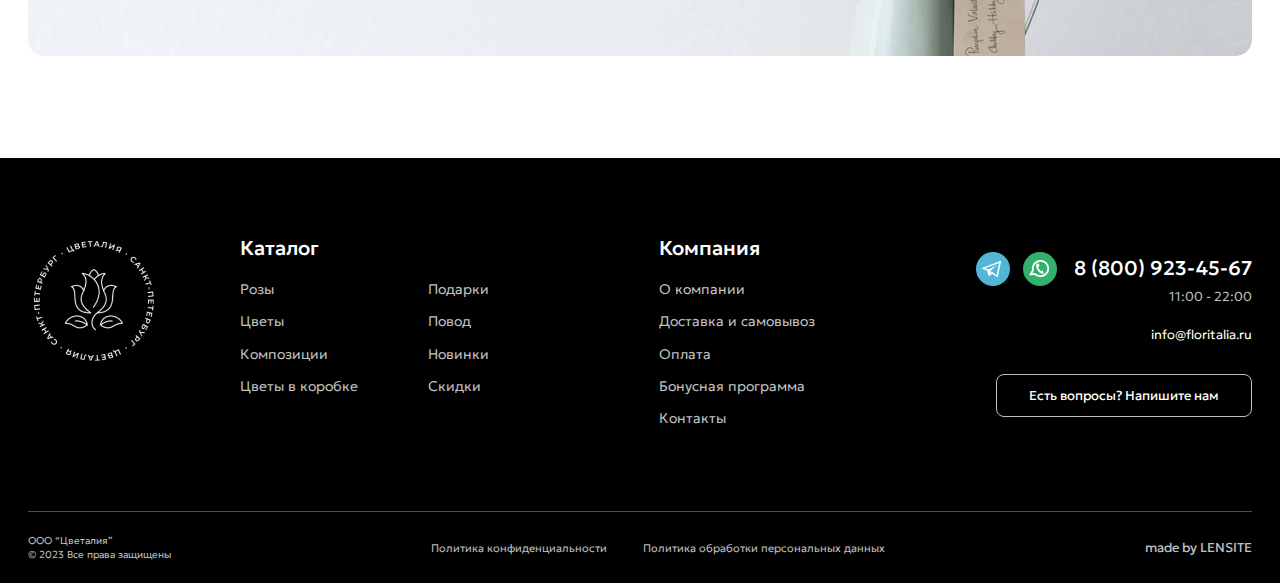
<file: company.html>
<!DOCTYPE html>
<html lang="ru">
	 <head>
	<title>Главная</title>
	<meta charset="UTF-8">
	<meta name="format-detection" content="telephone=no">
	<link rel="stylesheet" href="css/style.min.css">
	<link rel="shortcut icon" href="favicon.ico">
	<!-- <meta name="robots" content="noindex, nofollow"> -->
	<!-- <meta name="viewport" content="width=device-width, initial-scale=1.0, maximum-scale=1.0, user-scalable=0"> -->
	<meta name="viewport" content="width=device-width, initial-scale=1.0">

	<script defer src="js/vendors.min.js"></script>
	<script defer src="js/app.min.js"></script>
</head>
	<body>
		<div class="wrapper">
			<header class="header">
	<div class="header__container">


		<div class="header__statusBox">
			<div class="header__box">

				<div class="header__top _container">
					<div class="header__left">
						<a href="index.html" class="header__logo"><svg><use xlink:href="img/sprite.svg#logo-up"></use></svg></a>
						<div class="header__sity" data-da=".menu__sity, 991, 1">
							
							<select name="form[]" class="js-sel2 header__select">
								<option value="1" selected>Санкт-Петербург</option>
								<option value="2">Пункт №2</option>
								<option value="3">Пункт №3</option>
								<option value="4">Пункт №4</option>
							</select>
							<div class="header__navig">
								<svg><use xlink:href="img/sprite.svg#navig"></use></svg>
							</div>
						</div>
						
					</div>
			
					<div class="header__center">
						<div class="header__icons">
							<div class="header__icon"><a href="#"><svg><use xlink:href="img/sprite.svg#tg"></use></svg></a></div>
							<div class="header__icon"><a href="#"><svg><use xlink:href="img/sprite.svg#wts"></use></svg></a></div>
						</div>
						<div class="header__number"><a href="#">8 (800) 912-34-56</a></div>
		
						<div class="header__timework">
							<div>Работаем круглосуточно</div>
						</div>				
		
						<a href="index.html" class="header__logoMobile"><svg><use xlink:href="img/sprite.svg#logo-mob"></use></svg></a>
					</div>
			
					<div class="header__right">
						<div class="header__search">
	
							<a href="#search" class="header__searchImage _popup-link">
								<svg><use fill="#000" xlink:href="img/sprite.svg#search"></use></svg>
							</a>
						</div>
						<div class="header__user">
							<a href="#entrance" class="_popup-link"><svg><use xlink:href="img/sprite.svg#user"></use></svg></a>
						</div>
			
						<div class="header__basket">
							<div class="header__basketImage">
								<svg><use fill="#000" xlink:href="img/sprite.svg#cart"></use></svg>
							</div>
							<div class="header__counter">
								<span>2</span>
							</div>
							
						</div>
						
					</div>
	
					<div class="header__basketMenu basket">
						<div class="basket__content">
							<div class="basket__head">
								<h3>Корзина</h3>
							</div>
							<div class="basket__block">
								<div class="basket__box">
									<div class="fast__block">
										<div class="fast__image">
											<img src="img/popup-product.png" alt="">
										</div>
										<div class="fast__info">
											<div class="fast__head">
												<div class="fast__head_image">
													<img src="img/popup-product.png" alt="">
												</div>
												<h4>Букет светлых кустовых пионовидных роз в розовой коробке</h4>
												<div class="fast__close _closeArrow"></div>
											</div>
											<div class="fast__function">
												<div class="fast__size">
													<div class="product__size">
														<svg><use xlink:href="img/sprite.svg#krest"></use></svg>
														<div>40-45 см</div>
													</div>
													<div class="product__size">
														<svg><use xlink:href="img/sprite.svg#up"></use></svg>
														<div>60-65 см</div>
													</div>
												</div>
		
												<div class="fast__quantity">
													<div class="product__quantity quantity">
														<button type="button" class="quantity__button quantity__button_minus"></button>
														<div class="quantity__input">
															<input autocomplete="off" type="text" name="form[]" value="1">
														</div>
														<button type="button" class="quantity__button quantity__button_plus"></button>
													</div>
												</div>
		
												<div class="fast__price">
													<div>3 590 ₽</div>
												</div>
		
											</div>
										</div>
									</div>
								</div>
	
								<div class="basket__box">
									<div class="fast__block">
										<div class="fast__image">
											<img src="img/popup-product.png" alt="">
										</div>
										<div class="fast__info">
											<div class="fast__head">
												<div class="fast__head_image">
													<img src="img/popup-product.png" alt="">
												</div>
												<h4>Букет светлых кустовых пионовидных роз в розовой коробке</h4>
												<div class="fast__close _closeArrow"></div>
											</div>
											<div class="fast__function">
												<div class="fast__size">
													<div class="product__size">
														<svg><use xlink:href="img/sprite.svg#krest"></use></svg>
														<div>40-45 см</div>
													</div>
													<div class="product__size">
														<svg><use xlink:href="img/sprite.svg#up"></use></svg>
														<div>60-65 см</div>
													</div>
												</div>
		
												<div class="fast__quantity">
													<div class="product__quantity quantity">
														<button type="button" class="quantity__button quantity__button_minus"></button>
														<div class="quantity__input">
															<input autocomplete="off" type="text" name="form[]" value="1">
														</div>
														<button type="button" class="quantity__button quantity__button_plus"></button>
													</div>
												</div>
		
												<div class="fast__price">
													<div>3 590 ₽</div>
												</div>
		
											</div>
										</div>
									</div>
								</div>
	
							</div>
	
							<div class="basket__info">
								<div class="basket__text">
									<div>Итого:</div>
								</div>
								<div class="basket__price">
									<div>7180 р</div>
								</div>
							</div>
	
							<div class="basket__buttons">
								<div class="basket__button _button_pink">
									<a href="#">Оформить заказ</a>
								</div>
	
								<div class="basket__button _button_black">
									<a href="#">Перейти в корзину</a>
								</div>
	
							</div>
							<div class="basket__close _closeArrow"></div>
						</div>
					</div>
					
				</div>
	
			</div>
		</div>

		<div class="header__bottom">
			<div class="header__menu menu _container">
				<button type="button" class="menu__icon icon-menu" data-da=".header__left, 991, 1">
					<svg><use xlink:href="img/sprite.svg#crosses"></use></svg>
					<span>Меню</span>
				</button>
				<button type="button" data-da=".header__left, 991, 1" class="menu__arrowBlock">
					<div class="menu__arrow">
						<svg><use xlink:href="img/sprite.svg#arrow-back"></use></svg>
					</div>
					<div class="menu__arrowText">
						<h4>Все цветы</h4>
					</div>
				</button>
				<nav class="menu__body">
					<ul class="menu__list">
						<li class="menu__item menu__item_header _item_arrow _subMenu">
							<a href="#" class="menu__link _item_arrowblock">Розы</a>
							<div class="sub-menu__list">
								
								<ul class="sub-menu__block">
											<!-- 1 -->
											<li class="sub-menu__item">
												<a href="#" class="sub-menu__box">
													<div class="sub-menu__image">
														<img src="img/rose1.png" alt="">
													</div>
													<div class="sub-menu__text">
														<div>Розовые розы</div>
													</div>
												</a>
											</li>

											<!-- 2 -->
											<li class="sub-menu__item">
												<a href="#" class="sub-menu__box">
													<div class="sub-menu__image">
														<img src="img/rose2.png" alt="">
													</div>
													<div class="sub-menu__text">
														<div>Чайные розы</div>
													</div>
												</a>
											</li>

											<!-- 3 -->
											<li class="sub-menu__item">
												<a href="#" class="sub-menu__box">
													<div class="sub-menu__image">
														<img src="img/rose3.png" alt="">
													</div>
													<div class="sub-menu__text">
														<div>Белые розы</div>
													</div>
												</a>
											</li>

										<!-- 4 -->
										<li class="sub-menu__item">
											<a href="#" class="sub-menu__box">
												<div class="sub-menu__image">
													<img src="img/rose4.png" alt="">
												</div>
												<div class="sub-menu__text">
													<div>Красные розы</div>
												</div>
											</a>
										</li>

										<!-- 5 -->
										<li class="sub-menu__item">
											<a href="#" class="sub-menu__box">
												<div class="sub-menu__image">
													<img src="img/rose5.png" alt="">
												</div>
												<div class="sub-menu__text">
													<div>Розы в коробках</div>
												</div>
											</a>
										</li>

										<!-- 6 -->
										<li class="sub-menu__item">
											<a href="#" class="sub-menu__box">
												<div class="sub-menu__image">
													<img src="img/rose6.png" alt="">
												</div>
												<div class="sub-menu__text">
													<div>Букеты из роз</div>
												</div>
											</a>
										</li>

								</ul>
							</div>

						</li>
						<li class="menu__item menu__item_header _item_arrow _subMenu">
							<a href="#" class="menu__link _item_arrowblock">Цветы</a>

							<div class="sub-menu__list">
								<ul class="sub-menu__block">
									<!-- 1 -->
									<li class="sub-menu__item">
										<a href="#" class="sub-menu__box">
											<div class="sub-menu__image">
												<img src="img/flowers1.png" alt="">
											</div>
											<div class="sub-menu__text">
												<div>Альстромерии</div>
											</div>
										</a>
									</li>
	
									<!-- 2 -->
									<li class="sub-menu__item">
										<a href="#" class="sub-menu__box">
											<div class="sub-menu__image">
												<img src="img/flowers2.png" alt="">
											</div>
											<div class="sub-menu__text">
												<div>Герберы</div>
											</div>
										</a>
									</li>
	
									<!-- 3 -->
									<li class="sub-menu__item">
										<a href="#" class="sub-menu__box">
											<div class="sub-menu__image">
												<img src="img/flowers3.png" alt="">
											</div>
											<div class="sub-menu__text">
												<div>Гвоздики</div>
											</div>
										</a>
									</li>
	
									<!-- 4 -->
									<li class="sub-menu__item">
										<a href="#" class="sub-menu__box">
											<div class="sub-menu__image">
												<img src="img/flowers4.png" alt="">
											</div>
											<div class="sub-menu__text">
												<div>Гипсофила</div>
											</div>
										</a>
									</li>
	
									<!-- 5 -->
									<li class="sub-menu__item">
										<a href="#" class="sub-menu__box">
											<div class="sub-menu__image">
												<img src="img/flowers5.png" alt="">
											</div>
											<div class="sub-menu__text">
												<div>Гортензии</div>
											</div>
										</a>
									</li>
	
									<!-- 6 -->
									<li class="sub-menu__item">
										<a href="#" class="sub-menu__box">
											<div class="sub-menu__image">
												<img src="img/flowers6.png" alt="">
											</div>
											<div class="sub-menu__text">
												<div>Ирисы</div>
											</div>
										</a>
									</li>
	
									<!-- 7 -->
									<li class="sub-menu__item">
										<a href="#" class="sub-menu__box">
											<div class="sub-menu__image">
												<img src="img/flowers7.png" alt="">
											</div>
											<div class="sub-menu__text">
												<div>Каллы</div>
											</div>
										</a>
									</li>
	
									<!-- 8 -->
									<li class="sub-menu__item">
										<a href="#" class="sub-menu__box">
											<div class="sub-menu__image">
												<img src="img/flowers8.png" alt="">
											</div>
											<div class="sub-menu__text">
												<div>Лилии</div>
											</div>
										</a>
									</li>
	
									<!-- 9 -->
									<li class="sub-menu__item">
										<a href="#" class="sub-menu__box">
											<div class="sub-menu__image">
												<img src="img/flowers9.png" alt="">
											</div>
											<div class="sub-menu__text">
												<div>Орхидеи</div>
											</div>
										</a>
									</li>

								</ul>
								<ul class="sub-menu__block">

									<!-- 10 -->
									<li class="sub-menu__item">
										<a href="#" class="sub-menu__box">
											<div class="sub-menu__image">
												<img src="img/flowers10.png" alt="">
											</div>
											<div class="sub-menu__text">
												<div>Пионы</div>
											</div>
										</a>
									</li>
	
									<!-- 11 -->
									<li class="sub-menu__item">
										<a href="#" class="sub-menu__box">
											<div class="sub-menu__image">
												<img src="img/flowers11.png" alt="">
											</div>
											<div class="sub-menu__text">
												<div>Подсолнухи</div>
											</div>
										</a>
									</li>
	
									<!-- 12 -->
									<li class="sub-menu__item">
										<a href="#" class="sub-menu__box">
											<div class="sub-menu__image">
												<img src="img/flowers12.png" alt="">
											</div>
											<div class="sub-menu__text">
												<div>Ромашки</div>
											</div>
										</a>
									</li>
	
									<!-- 13 -->
									<li class="sub-menu__item">
										<a href="#" class="sub-menu__box">
											<div class="sub-menu__image">
												<img src="img/flowers13.png" alt="">
											</div>
											<div class="sub-menu__text">
												<div>Статица</div>
											</div>
										</a>
									</li>
	
									<!-- 14 -->
									<li class="sub-menu__item">
										<a href="#" class="sub-menu__box">
											<div class="sub-menu__image">
												<img src="img/flowers14.png" alt="">
											</div>
											<div class="sub-menu__text">
												<div>Сухоцветы</div>
											</div>
										</a>
									</li>
	
									<!-- 15 -->
									<li class="sub-menu__item">
										<a href="#" class="sub-menu__box">
											<div class="sub-menu__image">
												<img src="img/flowers15.png" alt="">
											</div>
											<div class="sub-menu__text">
												<div>Тюльпаны</div>
											</div>
										</a>
									</li>
	
									<!-- 16 -->
									<li class="sub-menu__item">
										<a href="#" class="sub-menu__box">
											<div class="sub-menu__image">
												<img src="img/flowers16.png" alt="">
											</div>
											<div class="sub-menu__text">
												<div>Фрезия</div>
											</div>
										</a>
									</li>
	
									<!-- 17 -->
									<li class="sub-menu__item">
										<a href="#" class="sub-menu__box">
											<div class="sub-menu__image">
												<img src="img/flowers17.png" alt="">
											</div>
											<div class="sub-menu__text">
												<div>Хризантемы</div>
											</div>
										</a>
									</li>
	
									<!-- 18 -->
									<li class="sub-menu__item">
										<a href="#" class="sub-menu__box">
											<div class="sub-menu__image">
												<img src="img/flowers18.png" alt="">
											</div>
											<div class="sub-menu__text">
												<div>Эустома</div>
											</div>
										</a>
									</li>

								</ul>
							</div>
						</li>
						<li class="menu__item"><a href="#" class="menu__link">ТОП</a></li>
						<li class="menu__item"><a href="#" class="menu__link">Композиции</a></li>
						<li class="menu__item"><a href="#" class="menu__link">Цветы в коробке</a></li>
						<li class="menu__item"><a href="#" class="menu__link">Вкусные букеты</a></li>
						<li class="menu__item"><a href="#" class="menu__link">Подарки</a></li>
						<li class="menu__item"><a href="#" class="menu__link">Новинки</a></li>
						<li class="menu__item"><a href="#" class="menu__link">Скидки</a></li>
						<li class="menu__item"><a href="#" class="menu__link">Повод</a></li>
					</ul>
					<div class="menu__pages">
						<ul class="menu__pagesMenu">
							<li class="menu__pagesItem"><a href="#">О компании</a></li>
							<li class="menu__pagesItem"><a href="#">Доставка и самовывоз</a></li>
							<li class="menu__pagesItem"><a href="#">Оплата</a></li>
							<li class="menu__pagesItem"><a href="#">Бонусная программа</a></li>
							<li class="menu__pagesItem"><a href="#">Контакты</a></li>
						</ul>
					</div>
					<div class="menu__sity">

					</div>
				</nav>
			</div>
		</div>



	</div>
</header>


<div class="chase">
	<div class="chase__block _container">
		<div class="chase__menu">

			
			<div class="header__menu menu">
				<nav class="menu__body">
					<ul class="menu__list">
						<li class="menu__item menu__item_header _item_arrow _subMenu">
							<a href="#" class="menu__link _item_arrowblock">Розы</a>
							<ul class="sub-menu__list">
								<div class="sub-menu__block">
										<!-- 1 -->
										<li class="sub-menu__item">
											<a href="#" class="sub-menu__box">
												<div class="sub-menu__image">
													<img src="img/rose1.png" alt="">
												</div>
												<div class="sub-menu__text">
													<div>Розовые розы</div>
												</div>
											</a>
										</li>

										<!-- 2 -->
										<li class="sub-menu__item">
											<a href="#" class="sub-menu__box">
												<div class="sub-menu__image">
													<img src="img/rose2.png" alt="">
												</div>
												<div class="sub-menu__text">
													<div>Чайные розы</div>
												</div>
											</a>
										</li>

										<!-- 3 -->
										<li class="sub-menu__item">
											<a href="#" class="sub-menu__box">
												<div class="sub-menu__image">
													<img src="img/rose3.png" alt="">
												</div>
												<div class="sub-menu__text">
													<div>Белые розы</div>
												</div>
											</a>
										</li>

									<!-- 4 -->
									<li class="sub-menu__item">
										<a href="#" class="sub-menu__box">
											<div class="sub-menu__image">
												<img src="img/rose4.png" alt="">
											</div>
											<div class="sub-menu__text">
												<div>Красные розы</div>
											</div>
										</a>
									</li>

									<!-- 5 -->
									<li class="sub-menu__item">
										<a href="#" class="sub-menu__box">
											<div class="sub-menu__image">
												<img src="img/rose5.png" alt="">
											</div>
											<div class="sub-menu__text">
												<div>Розы в коробках</div>
											</div>
										</a>
									</li>

									<!-- 6 -->
									<li class="sub-menu__item">
										<a href="#" class="sub-menu__box">
											<div class="sub-menu__image">
												<img src="img/rose6.png" alt="">
											</div>
											<div class="sub-menu__text">
												<div>Букеты из роз</div>
											</div>
										</a>
									</li>

								</div>

							</ul>

						</li>
						<li class="menu__item menu__item_header _item_arrow _subMenu">
							<a href="#" class="menu__link _item_arrowblock">Цветы</a>
							<ul class="sub-menu__list">
								<div class="sub-menu__block">
									<!-- 1 -->
									<li class="sub-menu__item">
										<a href="#" class="sub-menu__box">
											<div class="sub-menu__image">
												<img src="img/flowers1.png" alt="">
											</div>
											<div class="sub-menu__text">
												<div>Альстромерии</div>
											</div>
										</a>
									</li>
	
									<!-- 2 -->
									<li class="sub-menu__item">
										<a href="#" class="sub-menu__box">
											<div class="sub-menu__image">
												<img src="img/flowers2.png" alt="">
											</div>
											<div class="sub-menu__text">
												<div>Герберы</div>
											</div>
										</a>
									</li>
	
									<!-- 3 -->
									<li class="sub-menu__item">
										<a href="#" class="sub-menu__box">
											<div class="sub-menu__image">
												<img src="img/flowers3.png" alt="">
											</div>
											<div class="sub-menu__text">
												<div>Гвоздики</div>
											</div>
										</a>
									</li>
	
									<!-- 4 -->
									<li class="sub-menu__item">
										<a href="#" class="sub-menu__box">
											<div class="sub-menu__image">
												<img src="img/flowers4.png" alt="">
											</div>
											<div class="sub-menu__text">
												<div>Гипсофила</div>
											</div>
										</a>
									</li>
	
									<!-- 5 -->
									<li class="sub-menu__item">
										<a href="#" class="sub-menu__box">
											<div class="sub-menu__image">
												<img src="img/flowers5.png" alt="">
											</div>
											<div class="sub-menu__text">
												<div>Гортензии</div>
											</div>
										</a>
									</li>
	
									<!-- 6 -->
									<li class="sub-menu__item">
										<a href="#" class="sub-menu__box">
											<div class="sub-menu__image">
												<img src="img/flowers6.png" alt="">
											</div>
											<div class="sub-menu__text">
												<div>Ирисы</div>
											</div>
										</a>
									</li>
	
									<!-- 7 -->
									<li class="sub-menu__item">
										<a href="#" class="sub-menu__box">
											<div class="sub-menu__image">
												<img src="img/flowers7.png" alt="">
											</div>
											<div class="sub-menu__text">
												<div>Каллы</div>
											</div>
										</a>
									</li>
	
									<!-- 8 -->
									<li class="sub-menu__item">
										<a href="#" class="sub-menu__box">
											<div class="sub-menu__image">
												<img src="img/flowers8.png" alt="">
											</div>
											<div class="sub-menu__text">
												<div>Лилии</div>
											</div>
										</a>
									</li>
	
									<!-- 9 -->
									<li class="sub-menu__item">
										<a href="#" class="sub-menu__box">
											<div class="sub-menu__image">
												<img src="img/flowers9.png" alt="">
											</div>
											<div class="sub-menu__text">
												<div>Орхидеи</div>
											</div>
										</a>
									</li>
								</div>
								
								<div class="sub-menu__block">
									<!-- 10 -->
									<li class="sub-menu__item">
										<a href="#" class="sub-menu__box">
											<div class="sub-menu__image">
												<img src="img/flowers10.png" alt="">
											</div>
											<div class="sub-menu__text">
												<div>Пионы</div>
											</div>
										</a>
									</li>
	
									<!-- 11 -->
									<li class="sub-menu__item">
										<a href="#" class="sub-menu__box">
											<div class="sub-menu__image">
												<img src="img/flowers11.png" alt="">
											</div>
											<div class="sub-menu__text">
												<div>Подсолнухи</div>
											</div>
										</a>
									</li>
	
									<!-- 12 -->
									<li class="sub-menu__item">
										<a href="#" class="sub-menu__box">
											<div class="sub-menu__image">
												<img src="img/flowers12.png" alt="">
											</div>
											<div class="sub-menu__text">
												<div>Ромашки</div>
											</div>
										</a>
									</li>
	
									<!-- 13 -->
									<li class="sub-menu__item">
										<a href="#" class="sub-menu__box">
											<div class="sub-menu__image">
												<img src="img/flowers13.png" alt="">
											</div>
											<div class="sub-menu__text">
												<div>Статица</div>
											</div>
										</a>
									</li>
	
									<!-- 14 -->
									<li class="sub-menu__item">
										<a href="#" class="sub-menu__box">
											<div class="sub-menu__image">
												<img src="img/flowers14.png" alt="">
											</div>
											<div class="sub-menu__text">
												<div>Сухоцветы</div>
											</div>
										</a>
									</li>
	
									<!-- 15 -->
									<li class="sub-menu__item">
										<a href="#" class="sub-menu__box">
											<div class="sub-menu__image">
												<img src="img/flowers15.png" alt="">
											</div>
											<div class="sub-menu__text">
												<div>Тюльпаны</div>
											</div>
										</a>
									</li>
	
									<!-- 16 -->
									<li class="sub-menu__item">
										<a href="#" class="sub-menu__box">
											<div class="sub-menu__image">
												<img src="img/flowers16.png" alt="">
											</div>
											<div class="sub-menu__text">
												<div>Фрезия</div>
											</div>
										</a>
									</li>
	
									<!-- 17 -->
									<li class="sub-menu__item">
										<a href="#" class="sub-menu__box">
											<div class="sub-menu__image">
												<img src="img/flowers17.png" alt="">
											</div>
											<div class="sub-menu__text">
												<div>Хризантемы</div>
											</div>
										</a>
									</li>
	
									<!-- 18 -->
									<li class="sub-menu__item">
										<a href="#" class="sub-menu__box">
											<div class="sub-menu__image">
												<img src="img/flowers18.png" alt="">
											</div>
											<div class="sub-menu__text">
												<div>Эустома</div>
											</div>
										</a>
									</li>
								</div>

							</ul>
						</li>
						<li class="menu__item"><a href="#" class="menu__link">ТОП</a></li>
						<li class="menu__item"><a href="#" class="menu__link">Композиции</a></li>
						<li class="menu__item"><a href="#" class="menu__link">Цветы в коробке</a></li>
						<li class="menu__item"><a href="#" class="menu__link">Вкусные букеты</a></li>
						<li class="menu__item"><a href="#" class="menu__link">Подарки</a></li>
						<li class="menu__item"><a href="#" class="menu__link">Новинки</a></li>
						<li class="menu__item"><a href="#" class="menu__link">Скидки</a></li>
						<li class="menu__item"><a href="#" class="menu__link">Повод</a></li>
					</ul>
					<div class="menu__pages">
						<ul class="menu__pagesMenu">
							<li class="menu__pagesItem"><a href="#">О компании</a></li>
							<li class="menu__pagesItem"><a href="#">Доставка и самовывоз</a></li>
							<li class="menu__pagesItem"><a href="#">Оплата</a></li>
							<li class="menu__pagesItem"><a href="#">Бонусная программа</a></li>
							<li class="menu__pagesItem"><a href="#">Контакты</a></li>
						</ul>
					</div>
					<div class="menu__sity">

					</div>
				</nav>
			</div>


		</div>

		<div class="chase__cart">
			<div class="header__basket">
				<div class="header__basketImage">
					<svg><use fill="#000" xlink:href="img/sprite.svg#cart"></use></svg>
				</div>
				<div class="header__counter">
					<span>2</span>
				</div>
				
			</div>
		</div>

		<!-- <div class="header__basketMenu basket">
			<div class="basket__content">
				<div class="basket__head">
					<h3>Корзина</h3>
				</div>
				<div class="basket__block">
					<div class="basket__box">
						<div class="fast__block">
							<div class="fast__image">
								<img src="img/popup-product.png" alt="">
							</div>
							<div class="fast__info">
								<div class="fast__head">
									<div class="fast__head_image">
										<img src="img/popup-product.png" alt="">
									</div>
									<h4>Букет светлых кустовых пионовидных роз в розовой коробке</h4>
									<div class="fast__close _closeArrow"></div>
								</div>
								<div class="fast__function">
									<div class="fast__size">
										<div class="product__size">
											<svg><use xlink:href="/img/sprite.svg#krest"></use></svg>
											<p>40-45 см</p>
										</div>
										<div class="product__size">
											<svg><use xlink:href="/img/sprite.svg#up"></use></svg>
											<p>60-65 см</p>
										</div>
									</div>

									<div class="fast__quantity">
										<div class="product__quantity quantity">
											<button type="button" class="quantity__button quantity__button_minus"></button>
											<div class="quantity__input">
												<input autocomplete="off" type="text" name="form[]" value="1">
											</div>
											<button type="button" class="quantity__button quantity__button_plus"></button>
										</div>
									</div>

									<div class="fast__price">
										<p>3 590 ₽</p>
									</div>

								</div>
							</div>
						</div>
					</div>

					<div class="basket__box">
						<div class="fast__block">
							<div class="fast__image">
								<img src="img/popup-product.png" alt="">
							</div>
							<div class="fast__info">
								<div class="fast__head">
									<div class="fast__head_image">
										<img src="img/popup-product.png" alt="">
									</div>
									<h4>Букет светлых кустовых пионовидных роз в розовой коробке</h4>
									<div class="fast__close _closeArrow"></div>
								</div>
								<div class="fast__function">
									<div class="fast__size">
										<div class="product__size">
											<svg><use xlink:href="/img/sprite.svg#krest"></use></svg>
											<p>40-45 см</p>
										</div>
										<div class="product__size">
											<svg><use xlink:href="/img/sprite.svg#up"></use></svg>
											<p>60-65 см</p>
										</div>
									</div>

									<div class="fast__quantity">
										<div class="product__quantity quantity">
											<button type="button" class="quantity__button quantity__button_minus"></button>
											<div class="quantity__input">
												<input autocomplete="off" type="text" name="form[]" value="1">
											</div>
											<button type="button" class="quantity__button quantity__button_plus"></button>
										</div>
									</div>

									<div class="fast__price">
										<p>3 590 ₽</p>
									</div>

								</div>
							</div>
						</div>
					</div>

				</div>

				<div class="basket__info">
					<div class="basket__text">
						<p>Итого:</p>
					</div>
					<div class="basket__price">
						<p>7180 р</p>
					</div>
				</div>

				<div class="basket__buttons">
					<div class="basket__button">
						<a href="#">Оформить заказ</a>
					</div>

					<div class="basket__button">
						<a href="#">Перейти в корзину</a>
					</div>

				</div>
			</div>
		</div> -->

	</div>
</div>
			<main class="page">

            
            <div class="company">
               <div class="company__content _container">
                  <h1 class="company__head _macherTitle">О компании</h1>

                  <div class="company__article">
                     <h2 class="company__title">Цветалия — круглосуточный интернет-магазин по доставке букетов из живых цветов</h2>
                     <div class="company__text">Мы рады предложить Вам онлайн сервис доставки цветов, работающий круглосуточно. Достаточно выбрать понравившийся вариант и оставить заявку, а наш менеджер, оперативно свяжется с Вами для уточнения деталей. Круглосуточная поддержка в чате или по телефону, а также Вам поступит смс-оповещение о статусе заказа. Доставка цветов осуществляется 24/7. Курьерская служба привезет букет, в удобное для вас время.</div>
                  </div>

                  <div class="company__block">
                     <div class="company__info">
                        <img src="img/company-info-1.png" alt="">
                        <div class="company__progress">Ежедневные поставки</div>
                        <div class="company__box">
                           <div class="company__experience">Мы каждый день получаем свежие и ароматные розы сразу после срезки, выращенные по голландской технологии, из теплиц Ленинградской области</div>
                        </div>
                     </div>

                     <div class="company__info">
                        <img src="img/company-info-2.png" alt="">
                        <div class="company__progress">Профессиональные флористы</div>
                        <div class="company__box">
                           <div class="company__experience">Опытные флористы, с любовью к делу, соберут для Вас любой из представленных букетов, а также мы можем собрать букет с Вашим дизайном по фотографии.</div>
                        </div>
                     </div>

                  </div>

                  <div class="company__benefit">
                     <!-- 1 -->
                     <div class="company__item">
                        <div class="company__image">
                           <img src="img/company-item-1.png" alt="">
                        </div>
                        <div class="company__favor">Заменим букет за несколько часов</div>
                     </div>

                     <!-- 2 -->
                     <div class="company__item">
                        <div class="company__image">
                           <img src="img/company-item-2.png" alt="">
                        </div>
                        <div class="company__favor">Кэшбек 10% от стоимости заказа</div>
                     </div>

                     <!-- 3 -->
                     <div class="company__item">
                        <div class="company__image">
                           <img src="img/company-item-3.png" alt="">
                        </div>
                        <div class="company__favor">Бесплатная доставка по Санкт-Петербургу</div>
                     </div>

                     <!-- 4 -->
                     <div class="company__item">
                        <div class="company__image">
                           <img src="img/company-item-4.png" alt="">
                        </div>
                        <div class="company__favor">Круглосуточно работаем 24/7</div>
                     </div>
                     
                  </div>


                  <div class="company__comfortable">
                     <img src="img/company-comfortable.png" alt="">
                     <div class="company__service">
                        <h3 class="company__hat">Удобный онлайн-сервис</h3>
                        <div class="company__word">Наш он-лайн сервис, это , в первую очередь - свежайшие букеты, из живых цветов, составленные непосредственно в момент заказа лучшими опытными флористами. В каталоге Вы найдете: цветы, композиции, подарки, сладкие букеты.</div>
                     </div>
                  </div>


               </div>
            </div>


         </main>
			<footer class="footer">
	<div class="footer__container _container">
		<div class="footer__top">
			<div class="footer__center">
				<div class="footer__blockImage">
					<a href="#" class="footer__logo" data-da=".footer__blockLast, 768, last"><svg><use xlink:href="img/sprite.svg#footerSvg"></use></svg></a>
					<div class="footer__block">
						<div class="footer__title">
							<h3>Каталог</h3>
						</div>
						<div class="footer__catalog">
							<ul class="footer__list">
								<li class="footer__item"><a href="catalog.html">Розы</a></li>
								<li class="footer__item"><a href="#">Цветы</a></li>
								<li class="footer__item"><a href="#">Композиции</a></li>
								<li class="footer__item"><a href="#">Цветы в коробке</a></li>
							</ul>
							<ul class="footer__list">
								<li class="footer__item"><a href="#">Подарки</a></li>
								<li class="footer__item"><a href="#">Повод</a></li>
								<li class="footer__item"><a href="#">Новинки</a></li>
								<li class="footer__item"><a href="special.html">Скидки</a></li>
							</ul>
						</div>
						
					</div>
				</div>

				<div class="footer__block footer__blockLast">
					<div class="footer__title">
						<h3>Компания</h3>
					</div>
					<ul class="footer__list">
						<li class="footer__item"><a href="company.html">О компании</a></li>
						<li class="footer__item"><a href="#">Доставка и самовывоз</a></li>
						<li class="footer__item"><a href="payment.html">Оплата</a></li>
						<li class="footer__item"><a href="bonus.html">Бонусная программа</a></li>
						<li class="footer__item"><a href="contact.html">Контакты</a></li>
					</ul>
				</div>

			</div>
			<div class="footer__right">
				<div class="footer__phone">
					<div class="footer__icons">
						<a href="#" class="footer__icon">
							<svg><use xlink:href="img/sprite.svg#foot-tg"></use></svg>
						</a>
						<a href="#" class="footer__icon">
							<svg><use xlink:href="img/sprite.svg#wts-foot"></use></svg>
						</a>
					</div>
					<div class="footer__number">
						<a href="#">8 (800) 923-45-67</a>
					</div>
				</div>
				<div class="footer__time">
					<div>11:00 - 22:00</div>
				</div>
				<div class="footer__email">
					<div>info@floritalia.ru</div>
				</div>
				<div class="footer__button">Есть вопросы? Напишите нам</div>
			</div>
		</div>

		<div class="footer__bottom">
			<div class="footer__box">
				<div class="footer__comp">
					<div>ООО “Цветалия”</div>
					<div>© 2023 Все права защищены</div>
				</div>
				<div class="footer__policy" data-da=".footer__bottom, 768, 0">
					<div class="footer__privacy">
						<a href="#">Политика конфиденциальности</a>
					</div>
					<div class="footer__privacy">
						<a href="#">Политика обработки персональных данных</a>
					</div>
				</div>
				<div class="footer__lensite">
					<div>made by LENSITE</div>
				</div>
			</div>
		</div>
	</div>
</footer>
		</div>
		<div class="popup popup_product">
	<div class="popup__content">
		<div class="popup__body">
			<div class="popup__close _closeArrow"></div>
			<div class="fast">
				<div class="popup__fast fast">
					<div class="fast__title">
						<h3>Быстрый заказ</h3>
					</div>
					<div class="fast__text">
						<div>Оформите заказ по телефону +7(812) 912-34-56 или заполните форму ниже</div>
					</div>
					<form action="#" class="fast__form">
						<div class="fast__contact">
							<div class="fast__input">
								<label for="">Ваше имя</label>
								<input autocomplete="off" type="text" name="form[]" data-value="" data-error="Введите корректное значение" placeholder="" class="input _req">
								<div class="form__error"></div>
							</div>
							<div class="fast__input">
								<label for="">Номер телефона</label>
								<input autocomplete="off" type="text" name="form[]" data-value="" data-error="Введите корректное значение" placeholder="" class="input _req _phone">
								<div class="form__error"></div>
							</div>
						</div>

						<div class="fast__box">

							<!-- 1 -->
							<div class="fast__block">
								<div class="fast__image">
									<img src="img/popup-product.png" alt="">
								</div>
								<div class="fast__info">
									<div class="fast__head">
										<div class="fast__head_image">
											<img src="img/popup-product.png" alt="">
										</div>
										<h4>Букет светлых кустовых пионовидных роз в розовой коробке</h4>
										<div class="fast__close _closeArrow"></div>
									</div>
									<div class="fast__function">
										<div class="fast__size">
											<div class="product__size">
												<svg><use xlink:href="img/sprite.svg#krest"></use></svg>
												<div>40-45 см</div>
											</div>
											<div class="product__size">
												<svg><use xlink:href="img/sprite.svg#up"></use></svg>
												<div>60-65 см</div>
											</div>
										</div>

										<div class="fast__quantity">
											<div class="product__quantity quantity">
												<button type="button" class="quantity__button quantity__button_minus"></button>
												<div class="quantity__input">
													<input autocomplete="off" type="text" name="form[]" value="1">
												</div>
												<button type="button" class="quantity__button quantity__button_plus"></button>
											</div>
										</div>

										<div class="fast__price">
											<div>3 590 ₽</div>
										</div>

									</div>
								</div>
							</div>

							<!-- 2 -->
							<div class="fast__block">
								<div class="fast__image">
									<img src="img/popup-product.png" alt="">
								</div>
								<div class="fast__info">
									<div class="fast__head">
										<div class="fast__head_image">
											<img src="img/popup-product.png" alt="">
										</div>
										<h4>Букет светлых кустовых пионовидных роз в розовой коробке</h4>
										<div class="fast__close _closeArrow"></div>
									</div>
									<div class="fast__function">
										<div class="fast__size">
											<div class="product__size">
												<svg><use xlink:href="img/sprite.svg#krest"></use></svg>
												<div>40-45 см</div>
											</div>
											<div class="product__size">
												<svg><use xlink:href="img/sprite.svg#up"></use></svg>
												<div>60-65 см</div>
											</div>
										</div>

										<div class="fast__quantity">
											<div class="product__quantity quantity">
												<button type="button" class="quantity__button quantity__button_minus"></button>
												<div class="quantity__input">
													<input autocomplete="off" type="text" name="form[]" value="1">
												</div>
												<button type="button" class="quantity__button quantity__button_plus"></button>
											</div>
										</div>

										<div class="fast__price">
											<div>3 590 ₽</div>
										</div>

									</div>
								</div>
							</div>
						</div>


						<div class="fast__button">
							<button type="submit" class="button btn">Отправить</button>
						</div>

						<div class="fast__checkbox checkbox">
							<input id="c_11" data-error="Ошибка" class="checkbox__input" type="checkbox" value="1" name="form[]">
							<label for="c_11" class="checkbox__label"><span class="checkbox__text">Принимаю условия <a href="">Публичной оферты</a></span></label>
						</div>
						
						
					</form>
				</div>
			</div>
		</div>
	</div>
</div>



<div class="popup popup_entrance">
	<div class="popup__content">
		<div class="popup__body">
			<div class="popup__close _closeArrow"></div>
			<div class="entrance">
				<div class="entrance__head">
					<h3>Вход</h3>
				</div>
				<form action="#" class="entrance__form">
					<div class="entrance__block">
						<div class="entrance__input">
							<label for="c_9" class="label"><span class="label">Телефон или e-mail</span></label>
							<input id="c_9" autocomplete="off" data-error="Введите корректное значение" class="input _req" type="text" value="" name="form[]">
						</div>

						<div class="entrance__input">
							<label for="c_10" class="label"><span class="label">Введите код из СМС</span></label>
							<input id="c_10" autocomplete="off" data-error="Введите корректное значение" class="input _req" type="text" value="" name="form[]">
						</div>

						<div class="entrance__time">
							<div>Запросить код повторно: 56 с</div>
						</div>
					</div>

					<div class="entrance__buttons">
						<div class="entrance__button entrance__send _button_pink">
							<button type="submit" class="button">Отправить</button>
						</div>
						<div class="entrance__button entrance__register _button_black">
							<a href="#register" class="_popup-link">Регистрация</a>
						</div>
					</div>
					<div class="entrance__sendPassword">
						<a href="#next" class="_popup-link">Вход с паролем</a>
					</div>
					
				</form>
			</div>
		</div>
	</div>
</div>


<div class="popup popup_search">
	<div class="popup__content">
		<div class="popup__body">
			<div class="popup__close _closeArrow"></div>
			<div class="search">
				<div class="search__content">
					<div class="search__block">
						<div class="search__input">
							<input autocomplete="off" type="text" name="form[]" data-error="Ошибка" value="Розы" placeholder="" class="input">
							<div class="search__icon">
								<svg><use xlink:href="img/sprite.svg#search"></use></svg>
							</div>
						</div>
					</div>
					

					<!-- <div data-tabs class="search__tabs tabs _tabs">
						<nav data-tabs-titles class="tabs__navigation">
							<button type="button" class="tabs__title _tabs-item _active">Все</button>
							<button type="button" class="tabs__title _tabs-item">Категории</button>
							<button type="button" class="tabs__title _tabs-item">Товары</button>
						</nav>
						<div data-tabs-body class="tabs__content">
							<div class="tabs__bod _tabs-block _active">


								<div class="search__boxes">
									<div class="search__header">
										<h3>Категории <span>(11)</span></h3>
									</div>
									<div class="search__category">
										<a href="#" class="search__box">
											<div class="search__images">
												<img src="img/flowers1.png" alt="">
											</div>
											<div class="search__name">Розы</div>
										</a>

										<a href="#" class="search__box">
											<div class="search__images">
												<img src="img/flowers1.png" alt="">
											</div>
											<div class="search__name">Розы</div>
										</a>

										<a href="#" class="search__box">
											<div class="search__images">
												<img src="img/flowers1.png" alt="">
											</div>
											<div class="search__name">Розы</div>
										</a>

										<a href="#" class="search__box">
											<div class="search__images">
												<img src="img/flowers1.png" alt="">
											</div>
											<div class="search__name">Розы</div>
										</a>

										<a href="#" class="search__box">
											<div class="search__images">
												<img src="img/flowers1.png" alt="">
											</div>
											<div class="search__name">Розы</div>
										</a>

										<a href="#" class="search__box">
											<div class="search__images">
												<img src="img/flowers1.png" alt="">
											</div>
											<div class="search__name">Розы</div>
										</a>

										<a href="#" class="search__box">
											<div class="search__images">
												<img src="img/flowers1.png" alt="">
											</div>
											<div class="search__name">Розы</div>
										</a>

										<a href="#" class="search__box">
											<div class="search__images">
												<img src="img/flowers1.png" alt="">
											</div>
											<div class="search__name">Розы</div>
										</a>

										<a href="#" class="search__box">
											<div class="search__images">
												<img src="img/flowers1.png" alt="">
											</div>
											<div class="search__name">Розы</div>
										</a>

										<a href="#" class="search__box">
											<div class="search__images">
												<img src="img/flowers1.png" alt="">
											</div>
											<div class="search__name">Розы</div>
										</a>

										<a href="#" class="search__box">
											<div class="search__images">
												<img src="img/flowers1.png" alt="">
											</div>
											<div class="search__name">Розы</div>
										</a>
									</div>
								</div>

								<div class="search__boxes">
									<div class="search__header">
										<h3>Товары <span>(456)</span></h3>
									</div>

									<div class="search__product">

										<a href="#" class="search__box">
											<div class="search__images product__image">
												<img src="img/product.png" alt="">
											</div>
											<div class="search__name">Букет светлых кустовых пионовидных роз в розовой коробке</div>
											<div class="search__prices">
												<div class="search__subPrice">4 250 ₽</div>
												<div class="search__price">3 590 ₽</div>
											</div>
										</a>

										<a href="#" class="search__box">
											<div class="search__images product__image">
												<img src="img/product.png" alt="">
											</div>
											<div class="search__name">Букет светлых кустовых пионовидных роз в розовой коробке</div>
											<div class="search__prices">
												<div class="search__subPrice">4 250 ₽</div>
												<div class="search__price">3 590 ₽</div>
											</div>
										</a>

										<a href="#" class="search__box">
											<div class="search__images product__image">
												<img src="img/product.png" alt="">
											</div>
											<div class="search__name">Букет светлых кустовых пионовидных роз в розовой коробке</div>
											<div class="search__prices">
												<div class="search__subPrice">4 250 ₽</div>
												<div class="search__price">3 590 ₽</div>
											</div>
										</a>

										<a href="#" class="search__box">
											<div class="search__images product__image">
												<img src="img/product.png" alt="">
											</div>
											<div class="search__name">Букет светлых кустовых пионовидных роз в розовой коробке</div>
											<div class="search__prices">
												<div class="search__subPrice">4 250 ₽</div>
												<div class="search__price">3 590 ₽</div>
											</div>
										</a>

										<a href="#" class="search__box">
											<div class="search__images product__image">
												<img src="img/product.png" alt="">
											</div>
											<div class="search__name">Букет светлых кустовых пионовидных роз в розовой коробке</div>
											<div class="search__prices">
												<div class="search__subPrice">4 250 ₽</div>
												<div class="search__price">3 590 ₽</div>
											</div>
										</a>

										<a href="#" class="search__box">
											<div class="search__images product__image">
												<img src="img/product.png" alt="">
											</div>
											<div class="search__name">Букет светлых кустовых пионовидных роз в розовой коробке</div>
											<div class="search__prices">
												<div class="search__subPrice">4 250 ₽</div>
												<div class="search__price">3 590 ₽</div>
											</div>
										</a>

										<a href="#" class="search__box">
											<div class="search__images product__image">
												<img src="img/product.png" alt="">
											</div>
											<div class="search__name">Букет светлых кустовых пионовидных роз в розовой коробке</div>
											<div class="search__prices">
												<div class="search__subPrice">4 250 ₽</div>
												<div class="search__price">3 590 ₽</div>
											</div>
										</a>

										<a href="#" class="search__box">
											<div class="search__images product__image">
												<img src="img/product.png" alt="">
											</div>
											<div class="search__name">Букет светлых кустовых пионовидных роз в розовой коробке</div>
											<div class="search__prices">
												<div class="search__subPrice">4 250 ₽</div>
												<div class="search__price">3 590 ₽</div>
											</div>
										</a>

										<a href="#" class="search__box">
											<div class="search__images product__image">
												<img src="img/product.png" alt="">
											</div>
											<div class="search__name">Букет светлых кустовых пионовидных роз в розовой коробке</div>
											<div class="search__prices">
												<div class="search__subPrice">4 250 ₽</div>
												<div class="search__price">3 590 ₽</div>
											</div>
										</a>

										<a href="#" class="search__box">
											<div class="search__images product__image">
												<img src="img/product.png" alt="">
											</div>
											<div class="search__name">Букет светлых кустовых пионовидных роз в розовой коробке</div>
											<div class="search__prices">
												<div class="search__subPrice">4 250 ₽</div>
												<div class="search__price">3 590 ₽</div>
											</div>
										</a>

										<a href="#" class="search__box">
											<div class="search__images product__image">
												<img src="img/product.png" alt="">
											</div>
											<div class="search__name">Букет светлых кустовых пионовидных роз в розовой коробке</div>
											<div class="search__prices">
												<div class="search__subPrice">4 250 ₽</div>
												<div class="search__price">3 590 ₽</div>
											</div>
										</a>

									</div>
								</div>



							</div>
							<div class="tabs__body _tabs-block">
								<div class="search__boxes">
									<div class="search__header">
										<h3>Категории <span>(11)</span></h3>
									</div>
									<div class="search__category">
										<a href="#" class="search__box">
											<div class="search__images">
												<img src="img/flowers1.png" alt="">
											</div>
											<div class="search__name">Розы</div>
										</a>

										<a href="#" class="search__box">
											<div class="search__images">
												<img src="img/flowers1.png" alt="">
											</div>
											<div class="search__name">Розы</div>
										</a>

										<a href="#" class="search__box">
											<div class="search__images">
												<img src="img/flowers1.png" alt="">
											</div>
											<div class="search__name">Розы</div>
										</a>

										<a href="#" class="search__box">
											<div class="search__images">
												<img src="img/flowers1.png" alt="">
											</div>
											<div class="search__name">Розы</div>
										</a>

										<a href="#" class="search__box">
											<div class="search__images">
												<img src="img/flowers1.png" alt="">
											</div>
											<div class="search__name">Розы</div>
										</a>

										<a href="#" class="search__box">
											<div class="search__images">
												<img src="img/flowers1.png" alt="">
											</div>
											<div class="search__name">Розы</div>
										</a>

										<a href="#" class="search__box">
											<div class="search__images">
												<img src="img/flowers1.png" alt="">
											</div>
											<div class="search__name">Розы</div>
										</a>

										<a href="#" class="search__box">
											<div class="search__images">
												<img src="img/flowers1.png" alt="">
											</div>
											<div class="search__name">Розы</div>
										</a>

										<a href="#" class="search__box">
											<div class="search__images">
												<img src="img/flowers1.png" alt="">
											</div>
											<div class="search__name">Розы</div>
										</a>

										<a href="#" class="search__box">
											<div class="search__images">
												<img src="img/flowers1.png" alt="">
											</div>
											<div class="search__name">Розы</div>
										</a>

										<a href="#" class="search__box">
											<div class="search__images">
												<img src="img/flowers1.png" alt="">
											</div>
											<div class="search__name">Розы</div>
										</a>
									</div>
								</div>
							</div>
							<div class="tabs__body _tabs-block">
								<div class="search__boxes">
									<div class="search__header">
										<h3>Товары <span>(456)</span></h3>
									</div>

									<div class="search__product">

										<a href="#" class="search__box">
											<div class="search__images product__image">
												<img src="img/product.png" alt="">
											</div>
											<div class="search__name">Букет светлых кустовых пионовидных роз в розовой коробке</div>
											<div class="search__prices">
												<div class="search__subPrice">4 250 ₽</div>
												<div class="search__price">3 590 ₽</div>
											</div>
										</a>

										<a href="#" class="search__box">
											<div class="search__images product__image">
												<img src="img/product.png" alt="">
											</div>
											<div class="search__name">Букет светлых кустовых пионовидных роз в розовой коробке</div>
											<div class="search__prices">
												<div class="search__subPrice">4 250 ₽</div>
												<div class="search__price">3 590 ₽</div>
											</div>
										</a>

										<a href="#" class="search__box">
											<div class="search__images product__image">
												<img src="img/product.png" alt="">
											</div>
											<div class="search__name">Букет светлых кустовых пионовидных роз в розовой коробке</div>
											<div class="search__prices">
												<div class="search__subPrice">4 250 ₽</div>
												<div class="search__price">3 590 ₽</div>
											</div>
										</a>

										<a href="#" class="search__box">
											<div class="search__images product__image">
												<img src="img/product.png" alt="">
											</div>
											<div class="search__name">Букет светлых кустовых пионовидных роз в розовой коробке</div>
											<div class="search__prices">
												<div class="search__subPrice">4 250 ₽</div>
												<div class="search__price">3 590 ₽</div>
											</div>
										</a>

										<a href="#" class="search__box">
											<div class="search__images product__image">
												<img src="img/product.png" alt="">
											</div>
											<div class="search__name">Букет светлых кустовых пионовидных роз в розовой коробке</div>
											<div class="search__prices">
												<div class="search__subPrice">4 250 ₽</div>
												<div class="search__price">3 590 ₽</div>
											</div>
										</a>

										<a href="#" class="search__box">
											<div class="search__images product__image">
												<img src="img/product.png" alt="">
											</div>
											<div class="search__name">Букет светлых кустовых пионовидных роз в розовой коробке</div>
											<div class="search__prices">
												<div class="search__subPrice">4 250 ₽</div>
												<div class="search__price">3 590 ₽</div>
											</div>
										</a>

										<a href="#" class="search__box">
											<div class="search__images product__image">
												<img src="img/product.png" alt="">
											</div>
											<div class="search__name">Букет светлых кустовых пионовидных роз в розовой коробке</div>
											<div class="search__prices">
												<div class="search__subPrice">4 250 ₽</div>
												<div class="search__price">3 590 ₽</div>
											</div>
										</a>

										<a href="#" class="search__box">
											<div class="search__images product__image">
												<img src="img/product.png" alt="">
											</div>
											<div class="search__name">Букет светлых кустовых пионовидных роз в розовой коробке</div>
											<div class="search__prices">
												<div class="search__subPrice">4 250 ₽</div>
												<div class="search__price">3 590 ₽</div>
											</div>
										</a>

										<a href="#" class="search__box">
											<div class="search__images product__image">
												<img src="img/product.png" alt="">
											</div>
											<div class="search__name">Букет светлых кустовых пионовидных роз в розовой коробке</div>
											<div class="search__prices">
												<div class="search__subPrice">4 250 ₽</div>
												<div class="search__price">3 590 ₽</div>
											</div>
										</a>

										<a href="#" class="search__box">
											<div class="search__images product__image">
												<img src="img/product.png" alt="">
											</div>
											<div class="search__name">Букет светлых кустовых пионовидных роз в розовой коробке</div>
											<div class="search__prices">
												<div class="search__subPrice">4 250 ₽</div>
												<div class="search__price">3 590 ₽</div>
											</div>
										</a>

										<a href="#" class="search__box">
											<div class="search__images product__image">
												<img src="img/product.png" alt="">
											</div>
											<div class="search__name">Букет светлых кустовых пионовидных роз в розовой коробке</div>
											<div class="search__prices">
												<div class="search__subPrice">4 250 ₽</div>
												<div class="search__price">3 590 ₽</div>
											</div>
										</a>

									</div>
								</div>
							</div>
						</div>
					</div> -->
					
				</div>
			</div>
		</div>
	</div>
</div>




<div class="popup popup_register">
	<div class="popup__content">
		<div class="popup__body">
			<div class="popup__close _closeArrow"></div>
			<div class="entrance">
				<div class="entrance__head">
					<h3>Личный кабинет</h3>
				</div>
				<div data-tabs class="register _tabs">
					<nav data-tabs-titles class="tabs__navigation">
						<button type="button" class="tabs__title _tabs-item">Вход</button>
						<button type="button" class="tabs__title _tabs-item _active">Регистрация</button>
					</nav>
					<div data-tabs-body class="tabs__content">
						<div class="tabs__body _tabs-block">
							<form action="#" class="entrance__form">
								<div class="entrance__block">
									<div class="entrance__input">
										<label for="c_7" class="label"><span class="label">Телефон или e-mail</span></label>
										<input id="c_7" autocomplete="off" data-error="Введите корректное значение" class="input _req" type="text" value="" name="form[]">
									</div>
			
									<div class="entrance__input">
										<label for="c_8" class="label"><span class="label">Пароль</span></label>
										<input id="c_8" autocomplete="off" data-error="Введите корректное значение" class="input _req" type="text" value="" name="form[]">
									</div>
			
									<div class="entrance__time">
										<div>Запросить код повторно: 56 с</div>
									</div>
								</div>
			
								<div class="entrance__buttons">
									<div class="entrance__button entrance__send _button_pink">
										<button type="submit" class="button">Войти</button>
									</div>
									<div class="entrance__button entrance__register _button_black">
										<a href="#entrance" class="_popup-link">Войти через СМС</a>
									</div>
								</div>
								
							</form>
						</div>
						<div class="tabs__body _tabs-block _active">
							<form action="#" class="entrance__form">
								<div class="entrance__block">
									<div class="entrance__input">
										<label for="c_5" class="label"><span class="label">Телефон или e-mail</span></label>
										<input id="c_5" autocomplete="off" data-error="Введите корректное значение" class="input _req" type="text" value="" name="form[]">
									</div>
			
									<div class="entrance__input">
										<label for="c_6" class="label"><span class="label">Введите код из СМС</span></label>
										<input id="c_6" autocomplete="off" data-error="Введите корректное значение" class="input _req" type="text" value="" name="form[]">
									</div>
			
									<div class="entrance__time">
										<div>Запросить код повторно: 56 с</div>
									</div>
								</div>
			
								<div class="entrance__buttons">
									<div class="entrance__button entrance__send _button_pink">
										<button type="submit" class="button">Отправить</button>
									</div>
								</div>
								
							</form>
						</div>
					</div>
				</div>
			</div>
		</div>
	</div>
</div>


<div class="popup popup_next">
	<div class="popup__content">
		<div class="popup__body">
			<div class="popup__close _closeArrow"></div>
			<div class="entrance">
				<div class="entrance__head">
					<h3>Личный кабинет</h3>
				</div>
				<div data-tabs class="register _tabs">
					<nav data-tabs-titles class="tabs__navigation">
						<button type="button" class="tabs__title _tabs-item _active">Вход</button>
						<button type="button" class="tabs__title _tabs-item">Регистрация</button>
					</nav>
					<div data-tabs-body class="tabs__content">
						<div class="tabs__body _tabs-block _active">
							<form action="#" class="entrance__form">
								<div class="entrance__block">
									<div class="entrance__input">
										<label for="c_3" class="label"><span class="label">Телефон или e-mail</span></label>
										<input id="c_3" autocomplete="off" data-error="Введите корректное значение" class="input _req" type="text" value="" name="form[]">
									</div>
			
									<div class="entrance__input">
										<label for="c_4" class="label"><span class="label">Пароль</span></label>
										<input id="c_4" autocomplete="off" data-error="Введите корректное значение" class="input _req" type="text" value="" name="form[]">
									</div>
			
									<div class="entrance__time">
										<div>Запросить код повторно: 56 с</div>
									</div>
								</div>
			
								<div class="entrance__buttons">
									<div class="entrance__button entrance__send _button_pink">
										<button type="submit" class="button">Войти</button>
									</div>
									<div class="entrance__button entrance__register _button_black">
										<a href="#entrance" class="_popup-link">Войти через СМС</a>
									</div>
								</div>
								
							</form>
						</div>
						<div class="tabs__body _tabs-block">
							<form action="#" class="entrance__form">
								<div class="entrance__block">
									<div class="entrance__input">
										<label for="c_1" class="label"><span class="label">Телефон или e-mail</span></label>
										<input id="c_1" autocomplete="off" data-error="Введите корректное значение" class="input _req" type="text" value="" name="form[]">
									</div>
			
									<div class="entrance__input">
										<label for="c_2" class="label"><span class="label">Введите код из СМС</span></label>
										<input id="c_2" autocomplete="off" data-error="Введите корректное значение" class="input _req" type="text" value="" name="form[]">
									</div>
			
									<div class="entrance__time">
										<div>Запросить код повторно: 56 с</div>
									</div>
								</div>
			
								<div class="entrance__buttons">
									<div class="entrance__button entrance__send _button_pink">
										<button type="submit" class="button">Отправить</button>
									</div>
								</div>
								
							</form>
						</div>
					</div>
				</div>
			</div>
		</div>
	</div>
</div>
		<!-- Swiper -->
<!-- <script src="https://unpkg.com/swiper/swiper-bundle.min.js"></script> -->
<!-- <script
  src="https://code.jquery.com/jquery-3.7.1.js"
  integrity="sha256-eKhayi8LEQwp4NKxN+CfCh+3qOVUtJn3QNZ0TciWLP4="
  crossorigin="anonymous"></script> -->

	</body>
</html>
</file>
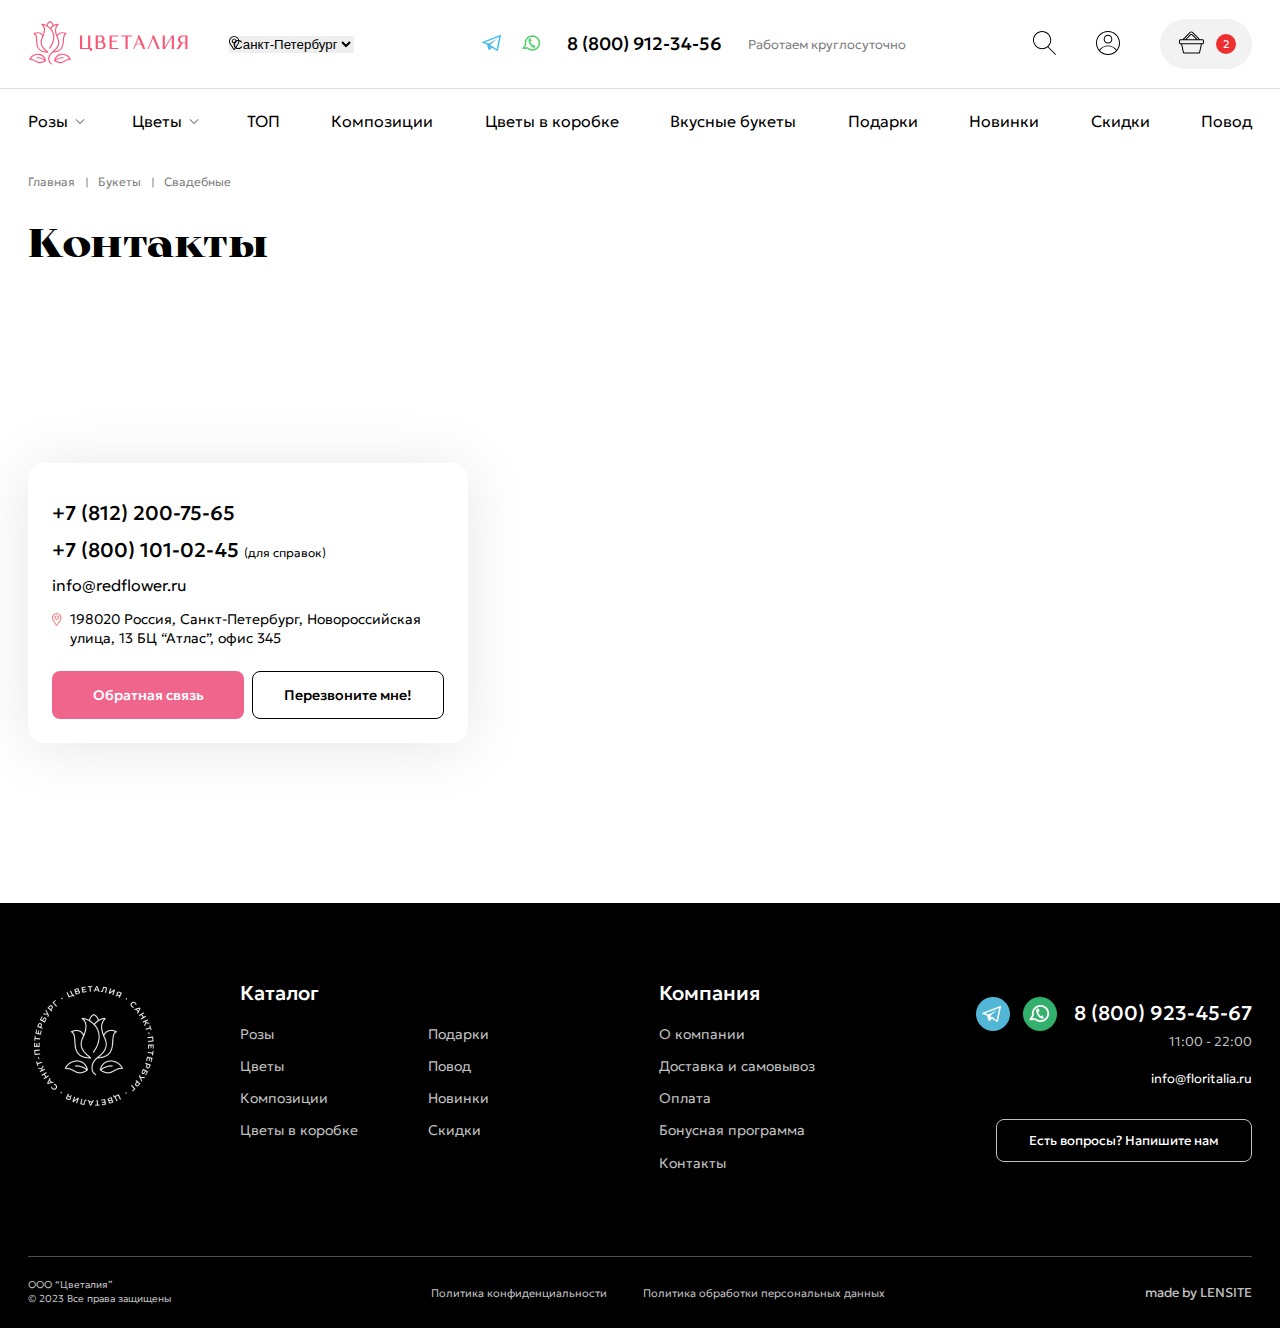
<file: contact.html>
<!DOCTYPE html>
<html lang="ru">
	 <head>
	<title>Главная</title>
	<meta charset="UTF-8">
	<meta name="format-detection" content="telephone=no">
	<link rel="stylesheet" href="css/style.min.css">
	<link rel="shortcut icon" href="favicon.ico">
	<!-- <meta name="robots" content="noindex, nofollow"> -->
	<!-- <meta name="viewport" content="width=device-width, initial-scale=1.0, maximum-scale=1.0, user-scalable=0"> -->
	<meta name="viewport" content="width=device-width, initial-scale=1.0">

	<script defer src="js/vendors.min.js"></script>
	<script defer src="js/app.min.js"></script>
</head>
	<body>
		<div class="wrapper">
			<header class="header">
	<div class="header__container">


		<div class="header__statusBox">
			<div class="header__box">

				<div class="header__top _container">
					<div class="header__left">
						<a href="index.html" class="header__logo"><svg><use xlink:href="img/sprite.svg#logo-up"></use></svg></a>
						<div class="header__sity" data-da=".menu__sity, 991, 1">
							
							<select name="form[]" class="js-sel2 header__select">
								<option value="1" selected>Санкт-Петербург</option>
								<option value="2">Пункт №2</option>
								<option value="3">Пункт №3</option>
								<option value="4">Пункт №4</option>
							</select>
							<div class="header__navig">
								<svg><use xlink:href="img/sprite.svg#navig"></use></svg>
							</div>
						</div>
						
					</div>
			
					<div class="header__center">
						<div class="header__icons">
							<div class="header__icon"><a href="#"><svg><use xlink:href="img/sprite.svg#tg"></use></svg></a></div>
							<div class="header__icon"><a href="#"><svg><use xlink:href="img/sprite.svg#wts"></use></svg></a></div>
						</div>
						<div class="header__number"><a href="#">8 (800) 912-34-56</a></div>
		
						<div class="header__timework">
							<div>Работаем круглосуточно</div>
						</div>				
		
						<a href="index.html" class="header__logoMobile"><svg><use xlink:href="img/sprite.svg#logo-mob"></use></svg></a>
					</div>
			
					<div class="header__right">
						<div class="header__search">
	
							<a href="#search" class="header__searchImage _popup-link">
								<svg><use fill="#000" xlink:href="img/sprite.svg#search"></use></svg>
							</a>
						</div>
						<div class="header__user">
							<a href="#entrance" class="_popup-link"><svg><use xlink:href="img/sprite.svg#user"></use></svg></a>
						</div>
			
						<div class="header__basket">
							<div class="header__basketImage">
								<svg><use fill="#000" xlink:href="img/sprite.svg#cart"></use></svg>
							</div>
							<div class="header__counter">
								<span>2</span>
							</div>
							
						</div>
						
					</div>
	
					<div class="header__basketMenu basket">
						<div class="basket__content">
							<div class="basket__head">
								<h3>Корзина</h3>
							</div>
							<div class="basket__block">
								<div class="basket__box">
									<div class="fast__block">
										<div class="fast__image">
											<img src="img/popup-product.png" alt="">
										</div>
										<div class="fast__info">
											<div class="fast__head">
												<div class="fast__head_image">
													<img src="img/popup-product.png" alt="">
												</div>
												<h4>Букет светлых кустовых пионовидных роз в розовой коробке</h4>
												<div class="fast__close _closeArrow"></div>
											</div>
											<div class="fast__function">
												<div class="fast__size">
													<div class="product__size">
														<svg><use xlink:href="img/sprite.svg#krest"></use></svg>
														<div>40-45 см</div>
													</div>
													<div class="product__size">
														<svg><use xlink:href="img/sprite.svg#up"></use></svg>
														<div>60-65 см</div>
													</div>
												</div>
		
												<div class="fast__quantity">
													<div class="product__quantity quantity">
														<button type="button" class="quantity__button quantity__button_minus"></button>
														<div class="quantity__input">
															<input autocomplete="off" type="text" name="form[]" value="1">
														</div>
														<button type="button" class="quantity__button quantity__button_plus"></button>
													</div>
												</div>
		
												<div class="fast__price">
													<div>3 590 ₽</div>
												</div>
		
											</div>
										</div>
									</div>
								</div>
	
								<div class="basket__box">
									<div class="fast__block">
										<div class="fast__image">
											<img src="img/popup-product.png" alt="">
										</div>
										<div class="fast__info">
											<div class="fast__head">
												<div class="fast__head_image">
													<img src="img/popup-product.png" alt="">
												</div>
												<h4>Букет светлых кустовых пионовидных роз в розовой коробке</h4>
												<div class="fast__close _closeArrow"></div>
											</div>
											<div class="fast__function">
												<div class="fast__size">
													<div class="product__size">
														<svg><use xlink:href="img/sprite.svg#krest"></use></svg>
														<div>40-45 см</div>
													</div>
													<div class="product__size">
														<svg><use xlink:href="img/sprite.svg#up"></use></svg>
														<div>60-65 см</div>
													</div>
												</div>
		
												<div class="fast__quantity">
													<div class="product__quantity quantity">
														<button type="button" class="quantity__button quantity__button_minus"></button>
														<div class="quantity__input">
															<input autocomplete="off" type="text" name="form[]" value="1">
														</div>
														<button type="button" class="quantity__button quantity__button_plus"></button>
													</div>
												</div>
		
												<div class="fast__price">
													<div>3 590 ₽</div>
												</div>
		
											</div>
										</div>
									</div>
								</div>
	
							</div>
	
							<div class="basket__info">
								<div class="basket__text">
									<div>Итого:</div>
								</div>
								<div class="basket__price">
									<div>7180 р</div>
								</div>
							</div>
	
							<div class="basket__buttons">
								<div class="basket__button _button_pink">
									<a href="#">Оформить заказ</a>
								</div>
	
								<div class="basket__button _button_black">
									<a href="#">Перейти в корзину</a>
								</div>
	
							</div>
							<div class="basket__close _closeArrow"></div>
						</div>
					</div>
					
				</div>
	
			</div>
		</div>

		<div class="header__bottom">
			<div class="header__menu menu _container">
				<button type="button" class="menu__icon icon-menu" data-da=".header__left, 991, 1">
					<svg><use xlink:href="img/sprite.svg#crosses"></use></svg>
					<span>Меню</span>
				</button>
				<button type="button" data-da=".header__left, 991, 1" class="menu__arrowBlock">
					<div class="menu__arrow">
						<svg><use xlink:href="img/sprite.svg#arrow-back"></use></svg>
					</div>
					<div class="menu__arrowText">
						<h4>Все цветы</h4>
					</div>
				</button>
				<nav class="menu__body">
					<ul class="menu__list">
						<li class="menu__item menu__item_header _item_arrow _subMenu">
							<a href="#" class="menu__link _item_arrowblock">Розы</a>
							<div class="sub-menu__list">
								
								<ul class="sub-menu__block">
											<!-- 1 -->
											<li class="sub-menu__item">
												<a href="#" class="sub-menu__box">
													<div class="sub-menu__image">
														<img src="img/rose1.png" alt="">
													</div>
													<div class="sub-menu__text">
														<div>Розовые розы</div>
													</div>
												</a>
											</li>

											<!-- 2 -->
											<li class="sub-menu__item">
												<a href="#" class="sub-menu__box">
													<div class="sub-menu__image">
														<img src="img/rose2.png" alt="">
													</div>
													<div class="sub-menu__text">
														<div>Чайные розы</div>
													</div>
												</a>
											</li>

											<!-- 3 -->
											<li class="sub-menu__item">
												<a href="#" class="sub-menu__box">
													<div class="sub-menu__image">
														<img src="img/rose3.png" alt="">
													</div>
													<div class="sub-menu__text">
														<div>Белые розы</div>
													</div>
												</a>
											</li>

										<!-- 4 -->
										<li class="sub-menu__item">
											<a href="#" class="sub-menu__box">
												<div class="sub-menu__image">
													<img src="img/rose4.png" alt="">
												</div>
												<div class="sub-menu__text">
													<div>Красные розы</div>
												</div>
											</a>
										</li>

										<!-- 5 -->
										<li class="sub-menu__item">
											<a href="#" class="sub-menu__box">
												<div class="sub-menu__image">
													<img src="img/rose5.png" alt="">
												</div>
												<div class="sub-menu__text">
													<div>Розы в коробках</div>
												</div>
											</a>
										</li>

										<!-- 6 -->
										<li class="sub-menu__item">
											<a href="#" class="sub-menu__box">
												<div class="sub-menu__image">
													<img src="img/rose6.png" alt="">
												</div>
												<div class="sub-menu__text">
													<div>Букеты из роз</div>
												</div>
											</a>
										</li>

								</ul>
							</div>

						</li>
						<li class="menu__item menu__item_header _item_arrow _subMenu">
							<a href="#" class="menu__link _item_arrowblock">Цветы</a>

							<div class="sub-menu__list">
								<ul class="sub-menu__block">
									<!-- 1 -->
									<li class="sub-menu__item">
										<a href="#" class="sub-menu__box">
											<div class="sub-menu__image">
												<img src="img/flowers1.png" alt="">
											</div>
											<div class="sub-menu__text">
												<div>Альстромерии</div>
											</div>
										</a>
									</li>
	
									<!-- 2 -->
									<li class="sub-menu__item">
										<a href="#" class="sub-menu__box">
											<div class="sub-menu__image">
												<img src="img/flowers2.png" alt="">
											</div>
											<div class="sub-menu__text">
												<div>Герберы</div>
											</div>
										</a>
									</li>
	
									<!-- 3 -->
									<li class="sub-menu__item">
										<a href="#" class="sub-menu__box">
											<div class="sub-menu__image">
												<img src="img/flowers3.png" alt="">
											</div>
											<div class="sub-menu__text">
												<div>Гвоздики</div>
											</div>
										</a>
									</li>
	
									<!-- 4 -->
									<li class="sub-menu__item">
										<a href="#" class="sub-menu__box">
											<div class="sub-menu__image">
												<img src="img/flowers4.png" alt="">
											</div>
											<div class="sub-menu__text">
												<div>Гипсофила</div>
											</div>
										</a>
									</li>
	
									<!-- 5 -->
									<li class="sub-menu__item">
										<a href="#" class="sub-menu__box">
											<div class="sub-menu__image">
												<img src="img/flowers5.png" alt="">
											</div>
											<div class="sub-menu__text">
												<div>Гортензии</div>
											</div>
										</a>
									</li>
	
									<!-- 6 -->
									<li class="sub-menu__item">
										<a href="#" class="sub-menu__box">
											<div class="sub-menu__image">
												<img src="img/flowers6.png" alt="">
											</div>
											<div class="sub-menu__text">
												<div>Ирисы</div>
											</div>
										</a>
									</li>
	
									<!-- 7 -->
									<li class="sub-menu__item">
										<a href="#" class="sub-menu__box">
											<div class="sub-menu__image">
												<img src="img/flowers7.png" alt="">
											</div>
											<div class="sub-menu__text">
												<div>Каллы</div>
											</div>
										</a>
									</li>
	
									<!-- 8 -->
									<li class="sub-menu__item">
										<a href="#" class="sub-menu__box">
											<div class="sub-menu__image">
												<img src="img/flowers8.png" alt="">
											</div>
											<div class="sub-menu__text">
												<div>Лилии</div>
											</div>
										</a>
									</li>
	
									<!-- 9 -->
									<li class="sub-menu__item">
										<a href="#" class="sub-menu__box">
											<div class="sub-menu__image">
												<img src="img/flowers9.png" alt="">
											</div>
											<div class="sub-menu__text">
												<div>Орхидеи</div>
											</div>
										</a>
									</li>

								</ul>
								<ul class="sub-menu__block">

									<!-- 10 -->
									<li class="sub-menu__item">
										<a href="#" class="sub-menu__box">
											<div class="sub-menu__image">
												<img src="img/flowers10.png" alt="">
											</div>
											<div class="sub-menu__text">
												<div>Пионы</div>
											</div>
										</a>
									</li>
	
									<!-- 11 -->
									<li class="sub-menu__item">
										<a href="#" class="sub-menu__box">
											<div class="sub-menu__image">
												<img src="img/flowers11.png" alt="">
											</div>
											<div class="sub-menu__text">
												<div>Подсолнухи</div>
											</div>
										</a>
									</li>
	
									<!-- 12 -->
									<li class="sub-menu__item">
										<a href="#" class="sub-menu__box">
											<div class="sub-menu__image">
												<img src="img/flowers12.png" alt="">
											</div>
											<div class="sub-menu__text">
												<div>Ромашки</div>
											</div>
										</a>
									</li>
	
									<!-- 13 -->
									<li class="sub-menu__item">
										<a href="#" class="sub-menu__box">
											<div class="sub-menu__image">
												<img src="img/flowers13.png" alt="">
											</div>
											<div class="sub-menu__text">
												<div>Статица</div>
											</div>
										</a>
									</li>
	
									<!-- 14 -->
									<li class="sub-menu__item">
										<a href="#" class="sub-menu__box">
											<div class="sub-menu__image">
												<img src="img/flowers14.png" alt="">
											</div>
											<div class="sub-menu__text">
												<div>Сухоцветы</div>
											</div>
										</a>
									</li>
	
									<!-- 15 -->
									<li class="sub-menu__item">
										<a href="#" class="sub-menu__box">
											<div class="sub-menu__image">
												<img src="img/flowers15.png" alt="">
											</div>
											<div class="sub-menu__text">
												<div>Тюльпаны</div>
											</div>
										</a>
									</li>
	
									<!-- 16 -->
									<li class="sub-menu__item">
										<a href="#" class="sub-menu__box">
											<div class="sub-menu__image">
												<img src="img/flowers16.png" alt="">
											</div>
											<div class="sub-menu__text">
												<div>Фрезия</div>
											</div>
										</a>
									</li>
	
									<!-- 17 -->
									<li class="sub-menu__item">
										<a href="#" class="sub-menu__box">
											<div class="sub-menu__image">
												<img src="img/flowers17.png" alt="">
											</div>
											<div class="sub-menu__text">
												<div>Хризантемы</div>
											</div>
										</a>
									</li>
	
									<!-- 18 -->
									<li class="sub-menu__item">
										<a href="#" class="sub-menu__box">
											<div class="sub-menu__image">
												<img src="img/flowers18.png" alt="">
											</div>
											<div class="sub-menu__text">
												<div>Эустома</div>
											</div>
										</a>
									</li>

								</ul>
							</div>
						</li>
						<li class="menu__item"><a href="#" class="menu__link">ТОП</a></li>
						<li class="menu__item"><a href="#" class="menu__link">Композиции</a></li>
						<li class="menu__item"><a href="#" class="menu__link">Цветы в коробке</a></li>
						<li class="menu__item"><a href="#" class="menu__link">Вкусные букеты</a></li>
						<li class="menu__item"><a href="#" class="menu__link">Подарки</a></li>
						<li class="menu__item"><a href="#" class="menu__link">Новинки</a></li>
						<li class="menu__item"><a href="#" class="menu__link">Скидки</a></li>
						<li class="menu__item"><a href="#" class="menu__link">Повод</a></li>
					</ul>
					<div class="menu__pages">
						<ul class="menu__pagesMenu">
							<li class="menu__pagesItem"><a href="#">О компании</a></li>
							<li class="menu__pagesItem"><a href="#">Доставка и самовывоз</a></li>
							<li class="menu__pagesItem"><a href="#">Оплата</a></li>
							<li class="menu__pagesItem"><a href="#">Бонусная программа</a></li>
							<li class="menu__pagesItem"><a href="#">Контакты</a></li>
						</ul>
					</div>
					<div class="menu__sity">

					</div>
				</nav>
			</div>
		</div>



	</div>
</header>


<div class="chase">
	<div class="chase__block _container">
		<div class="chase__menu">

			
			<div class="header__menu menu">
				<nav class="menu__body">
					<ul class="menu__list">
						<li class="menu__item menu__item_header _item_arrow _subMenu">
							<a href="#" class="menu__link _item_arrowblock">Розы</a>
							<ul class="sub-menu__list">
								<div class="sub-menu__block">
										<!-- 1 -->
										<li class="sub-menu__item">
											<a href="#" class="sub-menu__box">
												<div class="sub-menu__image">
													<img src="img/rose1.png" alt="">
												</div>
												<div class="sub-menu__text">
													<div>Розовые розы</div>
												</div>
											</a>
										</li>

										<!-- 2 -->
										<li class="sub-menu__item">
											<a href="#" class="sub-menu__box">
												<div class="sub-menu__image">
													<img src="img/rose2.png" alt="">
												</div>
												<div class="sub-menu__text">
													<div>Чайные розы</div>
												</div>
											</a>
										</li>

										<!-- 3 -->
										<li class="sub-menu__item">
											<a href="#" class="sub-menu__box">
												<div class="sub-menu__image">
													<img src="img/rose3.png" alt="">
												</div>
												<div class="sub-menu__text">
													<div>Белые розы</div>
												</div>
											</a>
										</li>

									<!-- 4 -->
									<li class="sub-menu__item">
										<a href="#" class="sub-menu__box">
											<div class="sub-menu__image">
												<img src="img/rose4.png" alt="">
											</div>
											<div class="sub-menu__text">
												<div>Красные розы</div>
											</div>
										</a>
									</li>

									<!-- 5 -->
									<li class="sub-menu__item">
										<a href="#" class="sub-menu__box">
											<div class="sub-menu__image">
												<img src="img/rose5.png" alt="">
											</div>
											<div class="sub-menu__text">
												<div>Розы в коробках</div>
											</div>
										</a>
									</li>

									<!-- 6 -->
									<li class="sub-menu__item">
										<a href="#" class="sub-menu__box">
											<div class="sub-menu__image">
												<img src="img/rose6.png" alt="">
											</div>
											<div class="sub-menu__text">
												<div>Букеты из роз</div>
											</div>
										</a>
									</li>

								</div>

							</ul>

						</li>
						<li class="menu__item menu__item_header _item_arrow _subMenu">
							<a href="#" class="menu__link _item_arrowblock">Цветы</a>
							<ul class="sub-menu__list">
								<div class="sub-menu__block">
									<!-- 1 -->
									<li class="sub-menu__item">
										<a href="#" class="sub-menu__box">
											<div class="sub-menu__image">
												<img src="img/flowers1.png" alt="">
											</div>
											<div class="sub-menu__text">
												<div>Альстромерии</div>
											</div>
										</a>
									</li>
	
									<!-- 2 -->
									<li class="sub-menu__item">
										<a href="#" class="sub-menu__box">
											<div class="sub-menu__image">
												<img src="img/flowers2.png" alt="">
											</div>
											<div class="sub-menu__text">
												<div>Герберы</div>
											</div>
										</a>
									</li>
	
									<!-- 3 -->
									<li class="sub-menu__item">
										<a href="#" class="sub-menu__box">
											<div class="sub-menu__image">
												<img src="img/flowers3.png" alt="">
											</div>
											<div class="sub-menu__text">
												<div>Гвоздики</div>
											</div>
										</a>
									</li>
	
									<!-- 4 -->
									<li class="sub-menu__item">
										<a href="#" class="sub-menu__box">
											<div class="sub-menu__image">
												<img src="img/flowers4.png" alt="">
											</div>
											<div class="sub-menu__text">
												<div>Гипсофила</div>
											</div>
										</a>
									</li>
	
									<!-- 5 -->
									<li class="sub-menu__item">
										<a href="#" class="sub-menu__box">
											<div class="sub-menu__image">
												<img src="img/flowers5.png" alt="">
											</div>
											<div class="sub-menu__text">
												<div>Гортензии</div>
											</div>
										</a>
									</li>
	
									<!-- 6 -->
									<li class="sub-menu__item">
										<a href="#" class="sub-menu__box">
											<div class="sub-menu__image">
												<img src="img/flowers6.png" alt="">
											</div>
											<div class="sub-menu__text">
												<div>Ирисы</div>
											</div>
										</a>
									</li>
	
									<!-- 7 -->
									<li class="sub-menu__item">
										<a href="#" class="sub-menu__box">
											<div class="sub-menu__image">
												<img src="img/flowers7.png" alt="">
											</div>
											<div class="sub-menu__text">
												<div>Каллы</div>
											</div>
										</a>
									</li>
	
									<!-- 8 -->
									<li class="sub-menu__item">
										<a href="#" class="sub-menu__box">
											<div class="sub-menu__image">
												<img src="img/flowers8.png" alt="">
											</div>
											<div class="sub-menu__text">
												<div>Лилии</div>
											</div>
										</a>
									</li>
	
									<!-- 9 -->
									<li class="sub-menu__item">
										<a href="#" class="sub-menu__box">
											<div class="sub-menu__image">
												<img src="img/flowers9.png" alt="">
											</div>
											<div class="sub-menu__text">
												<div>Орхидеи</div>
											</div>
										</a>
									</li>
								</div>
								
								<div class="sub-menu__block">
									<!-- 10 -->
									<li class="sub-menu__item">
										<a href="#" class="sub-menu__box">
											<div class="sub-menu__image">
												<img src="img/flowers10.png" alt="">
											</div>
											<div class="sub-menu__text">
												<div>Пионы</div>
											</div>
										</a>
									</li>
	
									<!-- 11 -->
									<li class="sub-menu__item">
										<a href="#" class="sub-menu__box">
											<div class="sub-menu__image">
												<img src="img/flowers11.png" alt="">
											</div>
											<div class="sub-menu__text">
												<div>Подсолнухи</div>
											</div>
										</a>
									</li>
	
									<!-- 12 -->
									<li class="sub-menu__item">
										<a href="#" class="sub-menu__box">
											<div class="sub-menu__image">
												<img src="img/flowers12.png" alt="">
											</div>
											<div class="sub-menu__text">
												<div>Ромашки</div>
											</div>
										</a>
									</li>
	
									<!-- 13 -->
									<li class="sub-menu__item">
										<a href="#" class="sub-menu__box">
											<div class="sub-menu__image">
												<img src="img/flowers13.png" alt="">
											</div>
											<div class="sub-menu__text">
												<div>Статица</div>
											</div>
										</a>
									</li>
	
									<!-- 14 -->
									<li class="sub-menu__item">
										<a href="#" class="sub-menu__box">
											<div class="sub-menu__image">
												<img src="img/flowers14.png" alt="">
											</div>
											<div class="sub-menu__text">
												<div>Сухоцветы</div>
											</div>
										</a>
									</li>
	
									<!-- 15 -->
									<li class="sub-menu__item">
										<a href="#" class="sub-menu__box">
											<div class="sub-menu__image">
												<img src="img/flowers15.png" alt="">
											</div>
											<div class="sub-menu__text">
												<div>Тюльпаны</div>
											</div>
										</a>
									</li>
	
									<!-- 16 -->
									<li class="sub-menu__item">
										<a href="#" class="sub-menu__box">
											<div class="sub-menu__image">
												<img src="img/flowers16.png" alt="">
											</div>
											<div class="sub-menu__text">
												<div>Фрезия</div>
											</div>
										</a>
									</li>
	
									<!-- 17 -->
									<li class="sub-menu__item">
										<a href="#" class="sub-menu__box">
											<div class="sub-menu__image">
												<img src="img/flowers17.png" alt="">
											</div>
											<div class="sub-menu__text">
												<div>Хризантемы</div>
											</div>
										</a>
									</li>
	
									<!-- 18 -->
									<li class="sub-menu__item">
										<a href="#" class="sub-menu__box">
											<div class="sub-menu__image">
												<img src="img/flowers18.png" alt="">
											</div>
											<div class="sub-menu__text">
												<div>Эустома</div>
											</div>
										</a>
									</li>
								</div>

							</ul>
						</li>
						<li class="menu__item"><a href="#" class="menu__link">ТОП</a></li>
						<li class="menu__item"><a href="#" class="menu__link">Композиции</a></li>
						<li class="menu__item"><a href="#" class="menu__link">Цветы в коробке</a></li>
						<li class="menu__item"><a href="#" class="menu__link">Вкусные букеты</a></li>
						<li class="menu__item"><a href="#" class="menu__link">Подарки</a></li>
						<li class="menu__item"><a href="#" class="menu__link">Новинки</a></li>
						<li class="menu__item"><a href="#" class="menu__link">Скидки</a></li>
						<li class="menu__item"><a href="#" class="menu__link">Повод</a></li>
					</ul>
					<div class="menu__pages">
						<ul class="menu__pagesMenu">
							<li class="menu__pagesItem"><a href="#">О компании</a></li>
							<li class="menu__pagesItem"><a href="#">Доставка и самовывоз</a></li>
							<li class="menu__pagesItem"><a href="#">Оплата</a></li>
							<li class="menu__pagesItem"><a href="#">Бонусная программа</a></li>
							<li class="menu__pagesItem"><a href="#">Контакты</a></li>
						</ul>
					</div>
					<div class="menu__sity">

					</div>
				</nav>
			</div>


		</div>

		<div class="chase__cart">
			<div class="header__basket">
				<div class="header__basketImage">
					<svg><use fill="#000" xlink:href="img/sprite.svg#cart"></use></svg>
				</div>
				<div class="header__counter">
					<span>2</span>
				</div>
				
			</div>
		</div>

		<!-- <div class="header__basketMenu basket">
			<div class="basket__content">
				<div class="basket__head">
					<h3>Корзина</h3>
				</div>
				<div class="basket__block">
					<div class="basket__box">
						<div class="fast__block">
							<div class="fast__image">
								<img src="img/popup-product.png" alt="">
							</div>
							<div class="fast__info">
								<div class="fast__head">
									<div class="fast__head_image">
										<img src="img/popup-product.png" alt="">
									</div>
									<h4>Букет светлых кустовых пионовидных роз в розовой коробке</h4>
									<div class="fast__close _closeArrow"></div>
								</div>
								<div class="fast__function">
									<div class="fast__size">
										<div class="product__size">
											<svg><use xlink:href="/img/sprite.svg#krest"></use></svg>
											<p>40-45 см</p>
										</div>
										<div class="product__size">
											<svg><use xlink:href="/img/sprite.svg#up"></use></svg>
											<p>60-65 см</p>
										</div>
									</div>

									<div class="fast__quantity">
										<div class="product__quantity quantity">
											<button type="button" class="quantity__button quantity__button_minus"></button>
											<div class="quantity__input">
												<input autocomplete="off" type="text" name="form[]" value="1">
											</div>
											<button type="button" class="quantity__button quantity__button_plus"></button>
										</div>
									</div>

									<div class="fast__price">
										<p>3 590 ₽</p>
									</div>

								</div>
							</div>
						</div>
					</div>

					<div class="basket__box">
						<div class="fast__block">
							<div class="fast__image">
								<img src="img/popup-product.png" alt="">
							</div>
							<div class="fast__info">
								<div class="fast__head">
									<div class="fast__head_image">
										<img src="img/popup-product.png" alt="">
									</div>
									<h4>Букет светлых кустовых пионовидных роз в розовой коробке</h4>
									<div class="fast__close _closeArrow"></div>
								</div>
								<div class="fast__function">
									<div class="fast__size">
										<div class="product__size">
											<svg><use xlink:href="/img/sprite.svg#krest"></use></svg>
											<p>40-45 см</p>
										</div>
										<div class="product__size">
											<svg><use xlink:href="/img/sprite.svg#up"></use></svg>
											<p>60-65 см</p>
										</div>
									</div>

									<div class="fast__quantity">
										<div class="product__quantity quantity">
											<button type="button" class="quantity__button quantity__button_minus"></button>
											<div class="quantity__input">
												<input autocomplete="off" type="text" name="form[]" value="1">
											</div>
											<button type="button" class="quantity__button quantity__button_plus"></button>
										</div>
									</div>

									<div class="fast__price">
										<p>3 590 ₽</p>
									</div>

								</div>
							</div>
						</div>
					</div>

				</div>

				<div class="basket__info">
					<div class="basket__text">
						<p>Итого:</p>
					</div>
					<div class="basket__price">
						<p>7180 р</p>
					</div>
				</div>

				<div class="basket__buttons">
					<div class="basket__button">
						<a href="#">Оформить заказ</a>
					</div>

					<div class="basket__button">
						<a href="#">Перейти в корзину</a>
					</div>

				</div>
			</div>
		</div> -->

	</div>
</div>
			<main class="page">

            <div class="cap">
					<div class="cap__content _container">
						<ul class="cap__crumbs">
							<li class="cap__crumb">
								<a href="#" class="cap__crumb_link">Главная</a>
							</li>
							<li class="cap__crumb">
								<a href="#" class="cap__crumb_link">Букеты</a>
							</li>
							<li class="cap__crumb">
								<a href="#" class="cap__crumb_link">Свадебные</a>
							</li>
						</ul>
						<div class="cap__header">
							<h1 class="_macherTitle">Контакты</h1>
						</div>
					</div>
					
				</div>





            <div class="contact">
               <div class="contact__map">
                  <div id="map-test" class="map"></div>
                  <!-- <iframe src="https://yandex.ru/map-widget/v1/?um=constructor%3Ab9291d8ed2fb99da85ec392b592e6e8457b99a3069924c05e72b57de76c4df6d&amp;source=constructor" width="100%" height="600" frameborder="0"></iframe> -->
                  <div class="contact__content _container">
                     <div class="contact__block">
                        <div class="contact__numbers">
                           <div class="contact__number">+7 (812) 200-75-65</div>
                           <div class="contact__number">+7 (800) 101-02-45 <span class="contact__reference">(для справок)</span></div>
                        </div>
                        <div class="contact__email">info@redflower.ru</div>
                        <div class="contact__address">
                           <div class="contact__icon">
                              <svg><use xlink:href="img/sprite.svg#navig"></use></svg>
                           </div>
                           <div class="contact__text">
                              198020 Россия, Санкт-Петербург, Новороссийская улица, 13 БЦ “Атлас”, офис 345
                           </div>
                        </div>
                        <div class="contact__buttons">
                           <div class="contact__button _button_pink">
                              <button type="submit" class="button">Обратная связь</button>
                           </div>
   
                           <div class="contact__button _button_black">
                              <button type="submit" class="button">Перезвоните мне!</button>
                           </div>
   
                        </div>
                     </div>
                  </div>
               </div>
            </div>

            <script src="https://api-maps.yandex.ru/2.1/?apikey=7240ea03-95e6-44f3-a9c4-e4b336df23ec&lang=ru_RU">
            </script>

         </main>
			<footer class="footer">
	<div class="footer__container _container">
		<div class="footer__top">
			<div class="footer__center">
				<div class="footer__blockImage">
					<a href="#" class="footer__logo" data-da=".footer__blockLast, 768, last"><svg><use xlink:href="img/sprite.svg#footerSvg"></use></svg></a>
					<div class="footer__block">
						<div class="footer__title">
							<h3>Каталог</h3>
						</div>
						<div class="footer__catalog">
							<ul class="footer__list">
								<li class="footer__item"><a href="catalog.html">Розы</a></li>
								<li class="footer__item"><a href="#">Цветы</a></li>
								<li class="footer__item"><a href="#">Композиции</a></li>
								<li class="footer__item"><a href="#">Цветы в коробке</a></li>
							</ul>
							<ul class="footer__list">
								<li class="footer__item"><a href="#">Подарки</a></li>
								<li class="footer__item"><a href="#">Повод</a></li>
								<li class="footer__item"><a href="#">Новинки</a></li>
								<li class="footer__item"><a href="special.html">Скидки</a></li>
							</ul>
						</div>
						
					</div>
				</div>

				<div class="footer__block footer__blockLast">
					<div class="footer__title">
						<h3>Компания</h3>
					</div>
					<ul class="footer__list">
						<li class="footer__item"><a href="company.html">О компании</a></li>
						<li class="footer__item"><a href="#">Доставка и самовывоз</a></li>
						<li class="footer__item"><a href="payment.html">Оплата</a></li>
						<li class="footer__item"><a href="bonus.html">Бонусная программа</a></li>
						<li class="footer__item"><a href="contact.html">Контакты</a></li>
					</ul>
				</div>

			</div>
			<div class="footer__right">
				<div class="footer__phone">
					<div class="footer__icons">
						<a href="#" class="footer__icon">
							<svg><use xlink:href="img/sprite.svg#foot-tg"></use></svg>
						</a>
						<a href="#" class="footer__icon">
							<svg><use xlink:href="img/sprite.svg#wts-foot"></use></svg>
						</a>
					</div>
					<div class="footer__number">
						<a href="#">8 (800) 923-45-67</a>
					</div>
				</div>
				<div class="footer__time">
					<div>11:00 - 22:00</div>
				</div>
				<div class="footer__email">
					<div>info@floritalia.ru</div>
				</div>
				<div class="footer__button">Есть вопросы? Напишите нам</div>
			</div>
		</div>

		<div class="footer__bottom">
			<div class="footer__box">
				<div class="footer__comp">
					<div>ООО “Цветалия”</div>
					<div>© 2023 Все права защищены</div>
				</div>
				<div class="footer__policy" data-da=".footer__bottom, 768, 0">
					<div class="footer__privacy">
						<a href="#">Политика конфиденциальности</a>
					</div>
					<div class="footer__privacy">
						<a href="#">Политика обработки персональных данных</a>
					</div>
				</div>
				<div class="footer__lensite">
					<div>made by LENSITE</div>
				</div>
			</div>
		</div>
	</div>
</footer>
		</div>
		<div class="popup popup_product">
	<div class="popup__content">
		<div class="popup__body">
			<div class="popup__close _closeArrow"></div>
			<div class="fast">
				<div class="popup__fast fast">
					<div class="fast__title">
						<h3>Быстрый заказ</h3>
					</div>
					<div class="fast__text">
						<div>Оформите заказ по телефону +7(812) 912-34-56 или заполните форму ниже</div>
					</div>
					<form action="#" class="fast__form">
						<div class="fast__contact">
							<div class="fast__input">
								<label for="">Ваше имя</label>
								<input autocomplete="off" type="text" name="form[]" data-value="" data-error="Введите корректное значение" placeholder="" class="input _req">
								<div class="form__error"></div>
							</div>
							<div class="fast__input">
								<label for="">Номер телефона</label>
								<input autocomplete="off" type="text" name="form[]" data-value="" data-error="Введите корректное значение" placeholder="" class="input _req _phone">
								<div class="form__error"></div>
							</div>
						</div>

						<div class="fast__box">

							<!-- 1 -->
							<div class="fast__block">
								<div class="fast__image">
									<img src="img/popup-product.png" alt="">
								</div>
								<div class="fast__info">
									<div class="fast__head">
										<div class="fast__head_image">
											<img src="img/popup-product.png" alt="">
										</div>
										<h4>Букет светлых кустовых пионовидных роз в розовой коробке</h4>
										<div class="fast__close _closeArrow"></div>
									</div>
									<div class="fast__function">
										<div class="fast__size">
											<div class="product__size">
												<svg><use xlink:href="img/sprite.svg#krest"></use></svg>
												<div>40-45 см</div>
											</div>
											<div class="product__size">
												<svg><use xlink:href="img/sprite.svg#up"></use></svg>
												<div>60-65 см</div>
											</div>
										</div>

										<div class="fast__quantity">
											<div class="product__quantity quantity">
												<button type="button" class="quantity__button quantity__button_minus"></button>
												<div class="quantity__input">
													<input autocomplete="off" type="text" name="form[]" value="1">
												</div>
												<button type="button" class="quantity__button quantity__button_plus"></button>
											</div>
										</div>

										<div class="fast__price">
											<div>3 590 ₽</div>
										</div>

									</div>
								</div>
							</div>

							<!-- 2 -->
							<div class="fast__block">
								<div class="fast__image">
									<img src="img/popup-product.png" alt="">
								</div>
								<div class="fast__info">
									<div class="fast__head">
										<div class="fast__head_image">
											<img src="img/popup-product.png" alt="">
										</div>
										<h4>Букет светлых кустовых пионовидных роз в розовой коробке</h4>
										<div class="fast__close _closeArrow"></div>
									</div>
									<div class="fast__function">
										<div class="fast__size">
											<div class="product__size">
												<svg><use xlink:href="img/sprite.svg#krest"></use></svg>
												<div>40-45 см</div>
											</div>
											<div class="product__size">
												<svg><use xlink:href="img/sprite.svg#up"></use></svg>
												<div>60-65 см</div>
											</div>
										</div>

										<div class="fast__quantity">
											<div class="product__quantity quantity">
												<button type="button" class="quantity__button quantity__button_minus"></button>
												<div class="quantity__input">
													<input autocomplete="off" type="text" name="form[]" value="1">
												</div>
												<button type="button" class="quantity__button quantity__button_plus"></button>
											</div>
										</div>

										<div class="fast__price">
											<div>3 590 ₽</div>
										</div>

									</div>
								</div>
							</div>
						</div>


						<div class="fast__button">
							<button type="submit" class="button btn">Отправить</button>
						</div>

						<div class="fast__checkbox checkbox">
							<input id="c_11" data-error="Ошибка" class="checkbox__input" type="checkbox" value="1" name="form[]">
							<label for="c_11" class="checkbox__label"><span class="checkbox__text">Принимаю условия <a href="">Публичной оферты</a></span></label>
						</div>
						
						
					</form>
				</div>
			</div>
		</div>
	</div>
</div>



<div class="popup popup_entrance">
	<div class="popup__content">
		<div class="popup__body">
			<div class="popup__close _closeArrow"></div>
			<div class="entrance">
				<div class="entrance__head">
					<h3>Вход</h3>
				</div>
				<form action="#" class="entrance__form">
					<div class="entrance__block">
						<div class="entrance__input">
							<label for="c_9" class="label"><span class="label">Телефон или e-mail</span></label>
							<input id="c_9" autocomplete="off" data-error="Введите корректное значение" class="input _req" type="text" value="" name="form[]">
						</div>

						<div class="entrance__input">
							<label for="c_10" class="label"><span class="label">Введите код из СМС</span></label>
							<input id="c_10" autocomplete="off" data-error="Введите корректное значение" class="input _req" type="text" value="" name="form[]">
						</div>

						<div class="entrance__time">
							<div>Запросить код повторно: 56 с</div>
						</div>
					</div>

					<div class="entrance__buttons">
						<div class="entrance__button entrance__send _button_pink">
							<button type="submit" class="button">Отправить</button>
						</div>
						<div class="entrance__button entrance__register _button_black">
							<a href="#register" class="_popup-link">Регистрация</a>
						</div>
					</div>
					<div class="entrance__sendPassword">
						<a href="#next" class="_popup-link">Вход с паролем</a>
					</div>
					
				</form>
			</div>
		</div>
	</div>
</div>


<div class="popup popup_search">
	<div class="popup__content">
		<div class="popup__body">
			<div class="popup__close _closeArrow"></div>
			<div class="search">
				<div class="search__content">
					<div class="search__block">
						<div class="search__input">
							<input autocomplete="off" type="text" name="form[]" data-error="Ошибка" value="Розы" placeholder="" class="input">
							<div class="search__icon">
								<svg><use xlink:href="img/sprite.svg#search"></use></svg>
							</div>
						</div>
					</div>
					

					<!-- <div data-tabs class="search__tabs tabs _tabs">
						<nav data-tabs-titles class="tabs__navigation">
							<button type="button" class="tabs__title _tabs-item _active">Все</button>
							<button type="button" class="tabs__title _tabs-item">Категории</button>
							<button type="button" class="tabs__title _tabs-item">Товары</button>
						</nav>
						<div data-tabs-body class="tabs__content">
							<div class="tabs__bod _tabs-block _active">


								<div class="search__boxes">
									<div class="search__header">
										<h3>Категории <span>(11)</span></h3>
									</div>
									<div class="search__category">
										<a href="#" class="search__box">
											<div class="search__images">
												<img src="img/flowers1.png" alt="">
											</div>
											<div class="search__name">Розы</div>
										</a>

										<a href="#" class="search__box">
											<div class="search__images">
												<img src="img/flowers1.png" alt="">
											</div>
											<div class="search__name">Розы</div>
										</a>

										<a href="#" class="search__box">
											<div class="search__images">
												<img src="img/flowers1.png" alt="">
											</div>
											<div class="search__name">Розы</div>
										</a>

										<a href="#" class="search__box">
											<div class="search__images">
												<img src="img/flowers1.png" alt="">
											</div>
											<div class="search__name">Розы</div>
										</a>

										<a href="#" class="search__box">
											<div class="search__images">
												<img src="img/flowers1.png" alt="">
											</div>
											<div class="search__name">Розы</div>
										</a>

										<a href="#" class="search__box">
											<div class="search__images">
												<img src="img/flowers1.png" alt="">
											</div>
											<div class="search__name">Розы</div>
										</a>

										<a href="#" class="search__box">
											<div class="search__images">
												<img src="img/flowers1.png" alt="">
											</div>
											<div class="search__name">Розы</div>
										</a>

										<a href="#" class="search__box">
											<div class="search__images">
												<img src="img/flowers1.png" alt="">
											</div>
											<div class="search__name">Розы</div>
										</a>

										<a href="#" class="search__box">
											<div class="search__images">
												<img src="img/flowers1.png" alt="">
											</div>
											<div class="search__name">Розы</div>
										</a>

										<a href="#" class="search__box">
											<div class="search__images">
												<img src="img/flowers1.png" alt="">
											</div>
											<div class="search__name">Розы</div>
										</a>

										<a href="#" class="search__box">
											<div class="search__images">
												<img src="img/flowers1.png" alt="">
											</div>
											<div class="search__name">Розы</div>
										</a>
									</div>
								</div>

								<div class="search__boxes">
									<div class="search__header">
										<h3>Товары <span>(456)</span></h3>
									</div>

									<div class="search__product">

										<a href="#" class="search__box">
											<div class="search__images product__image">
												<img src="img/product.png" alt="">
											</div>
											<div class="search__name">Букет светлых кустовых пионовидных роз в розовой коробке</div>
											<div class="search__prices">
												<div class="search__subPrice">4 250 ₽</div>
												<div class="search__price">3 590 ₽</div>
											</div>
										</a>

										<a href="#" class="search__box">
											<div class="search__images product__image">
												<img src="img/product.png" alt="">
											</div>
											<div class="search__name">Букет светлых кустовых пионовидных роз в розовой коробке</div>
											<div class="search__prices">
												<div class="search__subPrice">4 250 ₽</div>
												<div class="search__price">3 590 ₽</div>
											</div>
										</a>

										<a href="#" class="search__box">
											<div class="search__images product__image">
												<img src="img/product.png" alt="">
											</div>
											<div class="search__name">Букет светлых кустовых пионовидных роз в розовой коробке</div>
											<div class="search__prices">
												<div class="search__subPrice">4 250 ₽</div>
												<div class="search__price">3 590 ₽</div>
											</div>
										</a>

										<a href="#" class="search__box">
											<div class="search__images product__image">
												<img src="img/product.png" alt="">
											</div>
											<div class="search__name">Букет светлых кустовых пионовидных роз в розовой коробке</div>
											<div class="search__prices">
												<div class="search__subPrice">4 250 ₽</div>
												<div class="search__price">3 590 ₽</div>
											</div>
										</a>

										<a href="#" class="search__box">
											<div class="search__images product__image">
												<img src="img/product.png" alt="">
											</div>
											<div class="search__name">Букет светлых кустовых пионовидных роз в розовой коробке</div>
											<div class="search__prices">
												<div class="search__subPrice">4 250 ₽</div>
												<div class="search__price">3 590 ₽</div>
											</div>
										</a>

										<a href="#" class="search__box">
											<div class="search__images product__image">
												<img src="img/product.png" alt="">
											</div>
											<div class="search__name">Букет светлых кустовых пионовидных роз в розовой коробке</div>
											<div class="search__prices">
												<div class="search__subPrice">4 250 ₽</div>
												<div class="search__price">3 590 ₽</div>
											</div>
										</a>

										<a href="#" class="search__box">
											<div class="search__images product__image">
												<img src="img/product.png" alt="">
											</div>
											<div class="search__name">Букет светлых кустовых пионовидных роз в розовой коробке</div>
											<div class="search__prices">
												<div class="search__subPrice">4 250 ₽</div>
												<div class="search__price">3 590 ₽</div>
											</div>
										</a>

										<a href="#" class="search__box">
											<div class="search__images product__image">
												<img src="img/product.png" alt="">
											</div>
											<div class="search__name">Букет светлых кустовых пионовидных роз в розовой коробке</div>
											<div class="search__prices">
												<div class="search__subPrice">4 250 ₽</div>
												<div class="search__price">3 590 ₽</div>
											</div>
										</a>

										<a href="#" class="search__box">
											<div class="search__images product__image">
												<img src="img/product.png" alt="">
											</div>
											<div class="search__name">Букет светлых кустовых пионовидных роз в розовой коробке</div>
											<div class="search__prices">
												<div class="search__subPrice">4 250 ₽</div>
												<div class="search__price">3 590 ₽</div>
											</div>
										</a>

										<a href="#" class="search__box">
											<div class="search__images product__image">
												<img src="img/product.png" alt="">
											</div>
											<div class="search__name">Букет светлых кустовых пионовидных роз в розовой коробке</div>
											<div class="search__prices">
												<div class="search__subPrice">4 250 ₽</div>
												<div class="search__price">3 590 ₽</div>
											</div>
										</a>

										<a href="#" class="search__box">
											<div class="search__images product__image">
												<img src="img/product.png" alt="">
											</div>
											<div class="search__name">Букет светлых кустовых пионовидных роз в розовой коробке</div>
											<div class="search__prices">
												<div class="search__subPrice">4 250 ₽</div>
												<div class="search__price">3 590 ₽</div>
											</div>
										</a>

									</div>
								</div>



							</div>
							<div class="tabs__body _tabs-block">
								<div class="search__boxes">
									<div class="search__header">
										<h3>Категории <span>(11)</span></h3>
									</div>
									<div class="search__category">
										<a href="#" class="search__box">
											<div class="search__images">
												<img src="img/flowers1.png" alt="">
											</div>
											<div class="search__name">Розы</div>
										</a>

										<a href="#" class="search__box">
											<div class="search__images">
												<img src="img/flowers1.png" alt="">
											</div>
											<div class="search__name">Розы</div>
										</a>

										<a href="#" class="search__box">
											<div class="search__images">
												<img src="img/flowers1.png" alt="">
											</div>
											<div class="search__name">Розы</div>
										</a>

										<a href="#" class="search__box">
											<div class="search__images">
												<img src="img/flowers1.png" alt="">
											</div>
											<div class="search__name">Розы</div>
										</a>

										<a href="#" class="search__box">
											<div class="search__images">
												<img src="img/flowers1.png" alt="">
											</div>
											<div class="search__name">Розы</div>
										</a>

										<a href="#" class="search__box">
											<div class="search__images">
												<img src="img/flowers1.png" alt="">
											</div>
											<div class="search__name">Розы</div>
										</a>

										<a href="#" class="search__box">
											<div class="search__images">
												<img src="img/flowers1.png" alt="">
											</div>
											<div class="search__name">Розы</div>
										</a>

										<a href="#" class="search__box">
											<div class="search__images">
												<img src="img/flowers1.png" alt="">
											</div>
											<div class="search__name">Розы</div>
										</a>

										<a href="#" class="search__box">
											<div class="search__images">
												<img src="img/flowers1.png" alt="">
											</div>
											<div class="search__name">Розы</div>
										</a>

										<a href="#" class="search__box">
											<div class="search__images">
												<img src="img/flowers1.png" alt="">
											</div>
											<div class="search__name">Розы</div>
										</a>

										<a href="#" class="search__box">
											<div class="search__images">
												<img src="img/flowers1.png" alt="">
											</div>
											<div class="search__name">Розы</div>
										</a>
									</div>
								</div>
							</div>
							<div class="tabs__body _tabs-block">
								<div class="search__boxes">
									<div class="search__header">
										<h3>Товары <span>(456)</span></h3>
									</div>

									<div class="search__product">

										<a href="#" class="search__box">
											<div class="search__images product__image">
												<img src="img/product.png" alt="">
											</div>
											<div class="search__name">Букет светлых кустовых пионовидных роз в розовой коробке</div>
											<div class="search__prices">
												<div class="search__subPrice">4 250 ₽</div>
												<div class="search__price">3 590 ₽</div>
											</div>
										</a>

										<a href="#" class="search__box">
											<div class="search__images product__image">
												<img src="img/product.png" alt="">
											</div>
											<div class="search__name">Букет светлых кустовых пионовидных роз в розовой коробке</div>
											<div class="search__prices">
												<div class="search__subPrice">4 250 ₽</div>
												<div class="search__price">3 590 ₽</div>
											</div>
										</a>

										<a href="#" class="search__box">
											<div class="search__images product__image">
												<img src="img/product.png" alt="">
											</div>
											<div class="search__name">Букет светлых кустовых пионовидных роз в розовой коробке</div>
											<div class="search__prices">
												<div class="search__subPrice">4 250 ₽</div>
												<div class="search__price">3 590 ₽</div>
											</div>
										</a>

										<a href="#" class="search__box">
											<div class="search__images product__image">
												<img src="img/product.png" alt="">
											</div>
											<div class="search__name">Букет светлых кустовых пионовидных роз в розовой коробке</div>
											<div class="search__prices">
												<div class="search__subPrice">4 250 ₽</div>
												<div class="search__price">3 590 ₽</div>
											</div>
										</a>

										<a href="#" class="search__box">
											<div class="search__images product__image">
												<img src="img/product.png" alt="">
											</div>
											<div class="search__name">Букет светлых кустовых пионовидных роз в розовой коробке</div>
											<div class="search__prices">
												<div class="search__subPrice">4 250 ₽</div>
												<div class="search__price">3 590 ₽</div>
											</div>
										</a>

										<a href="#" class="search__box">
											<div class="search__images product__image">
												<img src="img/product.png" alt="">
											</div>
											<div class="search__name">Букет светлых кустовых пионовидных роз в розовой коробке</div>
											<div class="search__prices">
												<div class="search__subPrice">4 250 ₽</div>
												<div class="search__price">3 590 ₽</div>
											</div>
										</a>

										<a href="#" class="search__box">
											<div class="search__images product__image">
												<img src="img/product.png" alt="">
											</div>
											<div class="search__name">Букет светлых кустовых пионовидных роз в розовой коробке</div>
											<div class="search__prices">
												<div class="search__subPrice">4 250 ₽</div>
												<div class="search__price">3 590 ₽</div>
											</div>
										</a>

										<a href="#" class="search__box">
											<div class="search__images product__image">
												<img src="img/product.png" alt="">
											</div>
											<div class="search__name">Букет светлых кустовых пионовидных роз в розовой коробке</div>
											<div class="search__prices">
												<div class="search__subPrice">4 250 ₽</div>
												<div class="search__price">3 590 ₽</div>
											</div>
										</a>

										<a href="#" class="search__box">
											<div class="search__images product__image">
												<img src="img/product.png" alt="">
											</div>
											<div class="search__name">Букет светлых кустовых пионовидных роз в розовой коробке</div>
											<div class="search__prices">
												<div class="search__subPrice">4 250 ₽</div>
												<div class="search__price">3 590 ₽</div>
											</div>
										</a>

										<a href="#" class="search__box">
											<div class="search__images product__image">
												<img src="img/product.png" alt="">
											</div>
											<div class="search__name">Букет светлых кустовых пионовидных роз в розовой коробке</div>
											<div class="search__prices">
												<div class="search__subPrice">4 250 ₽</div>
												<div class="search__price">3 590 ₽</div>
											</div>
										</a>

										<a href="#" class="search__box">
											<div class="search__images product__image">
												<img src="img/product.png" alt="">
											</div>
											<div class="search__name">Букет светлых кустовых пионовидных роз в розовой коробке</div>
											<div class="search__prices">
												<div class="search__subPrice">4 250 ₽</div>
												<div class="search__price">3 590 ₽</div>
											</div>
										</a>

									</div>
								</div>
							</div>
						</div>
					</div> -->
					
				</div>
			</div>
		</div>
	</div>
</div>




<div class="popup popup_register">
	<div class="popup__content">
		<div class="popup__body">
			<div class="popup__close _closeArrow"></div>
			<div class="entrance">
				<div class="entrance__head">
					<h3>Личный кабинет</h3>
				</div>
				<div data-tabs class="register _tabs">
					<nav data-tabs-titles class="tabs__navigation">
						<button type="button" class="tabs__title _tabs-item">Вход</button>
						<button type="button" class="tabs__title _tabs-item _active">Регистрация</button>
					</nav>
					<div data-tabs-body class="tabs__content">
						<div class="tabs__body _tabs-block">
							<form action="#" class="entrance__form">
								<div class="entrance__block">
									<div class="entrance__input">
										<label for="c_7" class="label"><span class="label">Телефон или e-mail</span></label>
										<input id="c_7" autocomplete="off" data-error="Введите корректное значение" class="input _req" type="text" value="" name="form[]">
									</div>
			
									<div class="entrance__input">
										<label for="c_8" class="label"><span class="label">Пароль</span></label>
										<input id="c_8" autocomplete="off" data-error="Введите корректное значение" class="input _req" type="text" value="" name="form[]">
									</div>
			
									<div class="entrance__time">
										<div>Запросить код повторно: 56 с</div>
									</div>
								</div>
			
								<div class="entrance__buttons">
									<div class="entrance__button entrance__send _button_pink">
										<button type="submit" class="button">Войти</button>
									</div>
									<div class="entrance__button entrance__register _button_black">
										<a href="#entrance" class="_popup-link">Войти через СМС</a>
									</div>
								</div>
								
							</form>
						</div>
						<div class="tabs__body _tabs-block _active">
							<form action="#" class="entrance__form">
								<div class="entrance__block">
									<div class="entrance__input">
										<label for="c_5" class="label"><span class="label">Телефон или e-mail</span></label>
										<input id="c_5" autocomplete="off" data-error="Введите корректное значение" class="input _req" type="text" value="" name="form[]">
									</div>
			
									<div class="entrance__input">
										<label for="c_6" class="label"><span class="label">Введите код из СМС</span></label>
										<input id="c_6" autocomplete="off" data-error="Введите корректное значение" class="input _req" type="text" value="" name="form[]">
									</div>
			
									<div class="entrance__time">
										<div>Запросить код повторно: 56 с</div>
									</div>
								</div>
			
								<div class="entrance__buttons">
									<div class="entrance__button entrance__send _button_pink">
										<button type="submit" class="button">Отправить</button>
									</div>
								</div>
								
							</form>
						</div>
					</div>
				</div>
			</div>
		</div>
	</div>
</div>


<div class="popup popup_next">
	<div class="popup__content">
		<div class="popup__body">
			<div class="popup__close _closeArrow"></div>
			<div class="entrance">
				<div class="entrance__head">
					<h3>Личный кабинет</h3>
				</div>
				<div data-tabs class="register _tabs">
					<nav data-tabs-titles class="tabs__navigation">
						<button type="button" class="tabs__title _tabs-item _active">Вход</button>
						<button type="button" class="tabs__title _tabs-item">Регистрация</button>
					</nav>
					<div data-tabs-body class="tabs__content">
						<div class="tabs__body _tabs-block _active">
							<form action="#" class="entrance__form">
								<div class="entrance__block">
									<div class="entrance__input">
										<label for="c_3" class="label"><span class="label">Телефон или e-mail</span></label>
										<input id="c_3" autocomplete="off" data-error="Введите корректное значение" class="input _req" type="text" value="" name="form[]">
									</div>
			
									<div class="entrance__input">
										<label for="c_4" class="label"><span class="label">Пароль</span></label>
										<input id="c_4" autocomplete="off" data-error="Введите корректное значение" class="input _req" type="text" value="" name="form[]">
									</div>
			
									<div class="entrance__time">
										<div>Запросить код повторно: 56 с</div>
									</div>
								</div>
			
								<div class="entrance__buttons">
									<div class="entrance__button entrance__send _button_pink">
										<button type="submit" class="button">Войти</button>
									</div>
									<div class="entrance__button entrance__register _button_black">
										<a href="#entrance" class="_popup-link">Войти через СМС</a>
									</div>
								</div>
								
							</form>
						</div>
						<div class="tabs__body _tabs-block">
							<form action="#" class="entrance__form">
								<div class="entrance__block">
									<div class="entrance__input">
										<label for="c_1" class="label"><span class="label">Телефон или e-mail</span></label>
										<input id="c_1" autocomplete="off" data-error="Введите корректное значение" class="input _req" type="text" value="" name="form[]">
									</div>
			
									<div class="entrance__input">
										<label for="c_2" class="label"><span class="label">Введите код из СМС</span></label>
										<input id="c_2" autocomplete="off" data-error="Введите корректное значение" class="input _req" type="text" value="" name="form[]">
									</div>
			
									<div class="entrance__time">
										<div>Запросить код повторно: 56 с</div>
									</div>
								</div>
			
								<div class="entrance__buttons">
									<div class="entrance__button entrance__send _button_pink">
										<button type="submit" class="button">Отправить</button>
									</div>
								</div>
								
							</form>
						</div>
					</div>
				</div>
			</div>
		</div>
	</div>
</div>
		<!-- Swiper -->
<!-- <script src="https://unpkg.com/swiper/swiper-bundle.min.js"></script> -->
<!-- <script
  src="https://code.jquery.com/jquery-3.7.1.js"
  integrity="sha256-eKhayi8LEQwp4NKxN+CfCh+3qOVUtJn3QNZ0TciWLP4="
  crossorigin="anonymous"></script> -->

	</body>
</html>
</file>
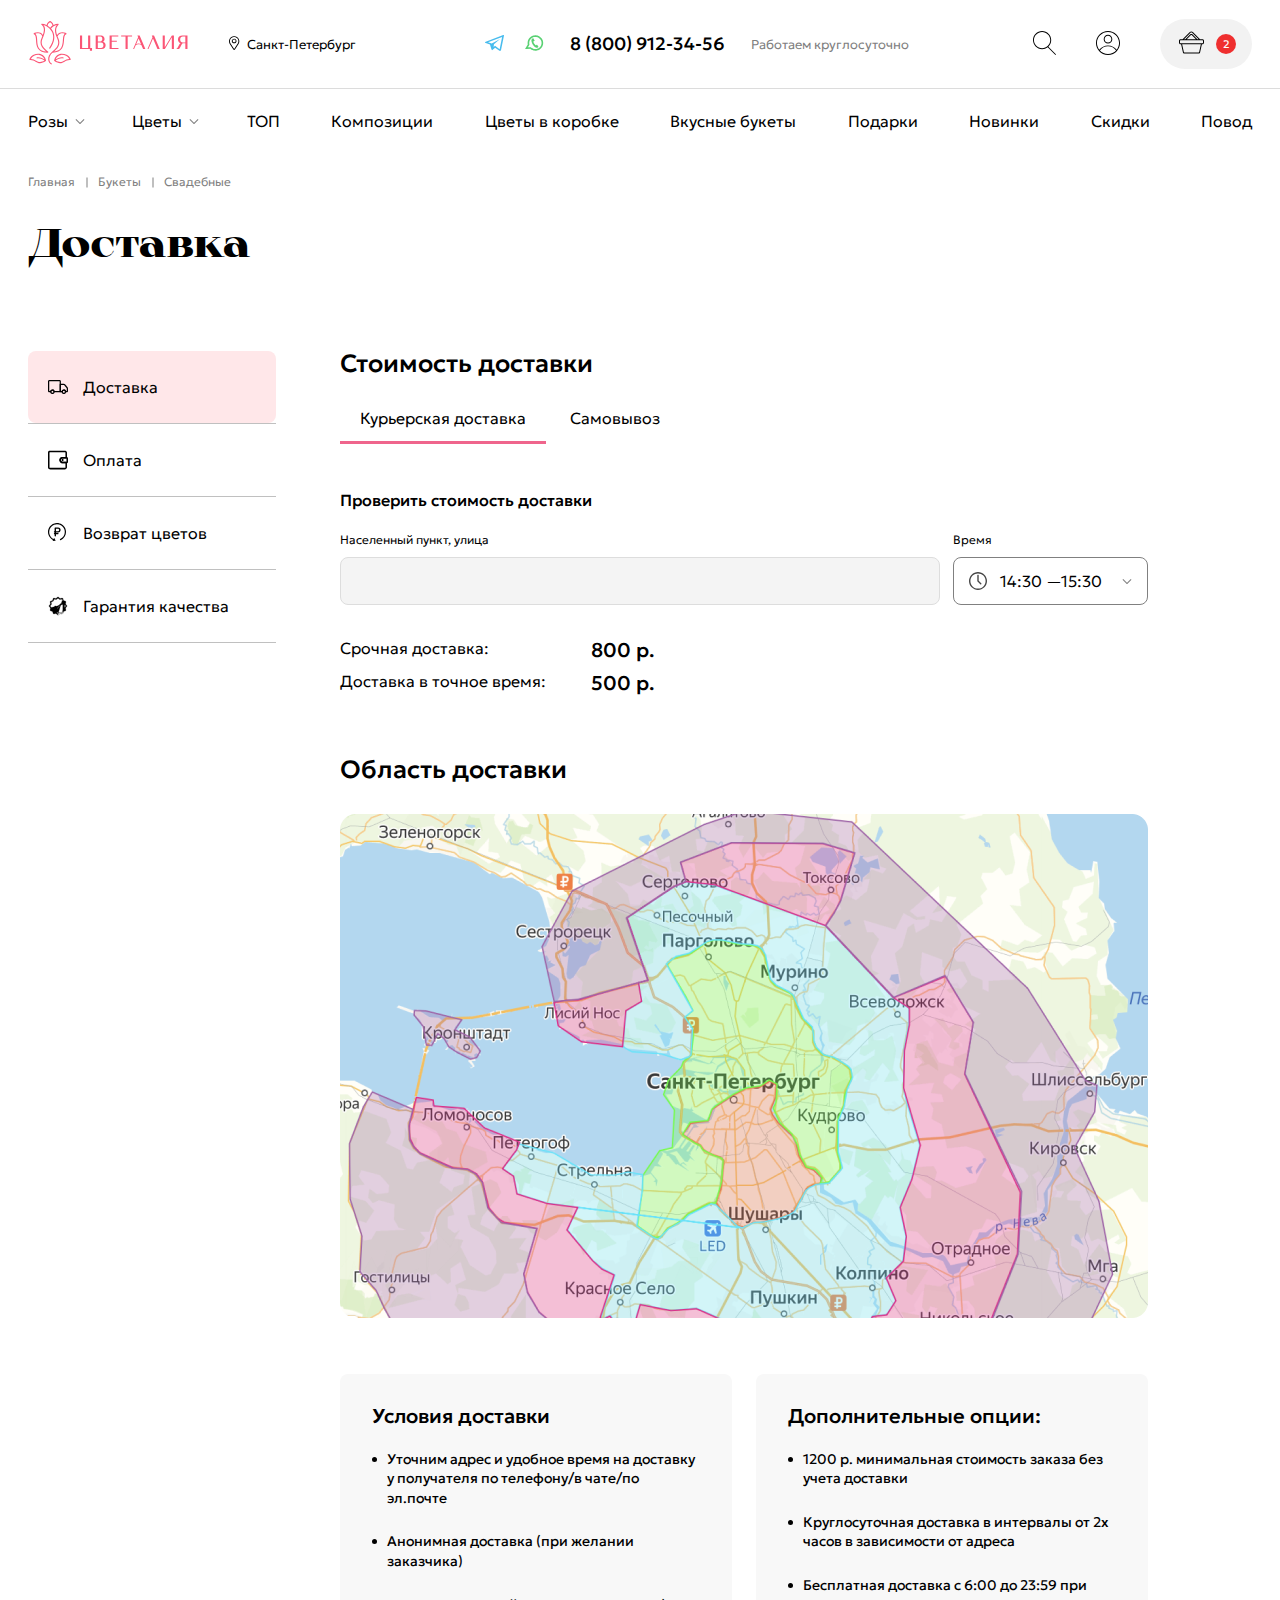
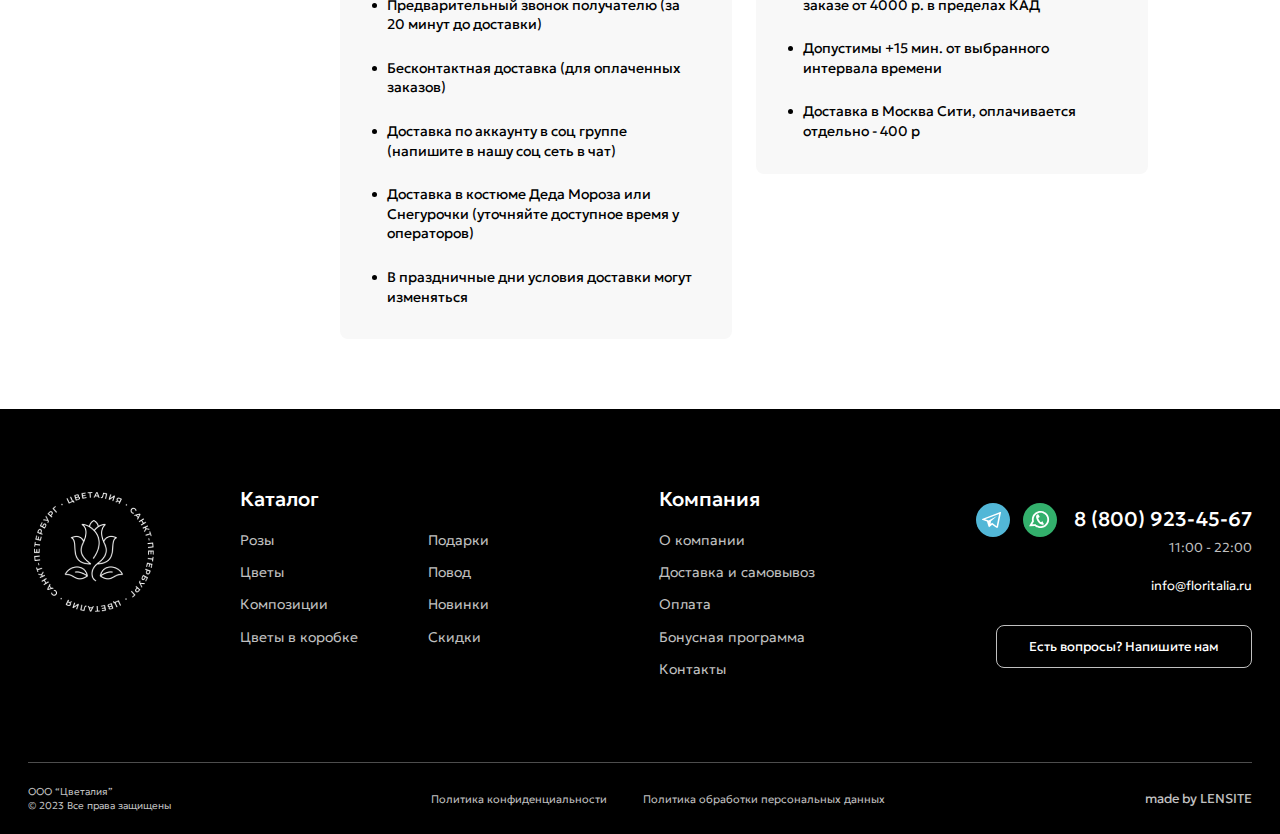
<file: delivery.html>
<!DOCTYPE html>
<html lang="ru">
	 <head>
	<title>Главная</title>
	<meta charset="UTF-8">
	<meta name="format-detection" content="telephone=no">
	<link rel="stylesheet" href="css/style.min.css">
	<link rel="shortcut icon" href="favicon.ico">
	<!-- <meta name="robots" content="noindex, nofollow"> -->
	<!-- <meta name="viewport" content="width=device-width, initial-scale=1.0, maximum-scale=1.0, user-scalable=0"> -->
	<meta name="viewport" content="width=device-width, initial-scale=1.0">

	<script defer src="js/vendors.min.js"></script>
	<script defer src="js/app.min.js"></script>
</head>
	<body>
		<div class="wrapper">
			<header class="header">
	<div class="header__container">


		<div class="header__statusBox">
			<div class="header__box">

				<div class="header__top _container">
					<div class="header__left">
						<a href="index.html" class="header__logo"><svg><use xlink:href="img/sprite.svg#logo-up"></use></svg></a>
						<div class="header__sity" data-da=".menu__sity, 991, 1">
							
							<select name="form[]" class="js-sel2 header__select">
								<option value="1" selected>Санкт-Петербург</option>
								<option value="2">Пункт №2</option>
								<option value="3">Пункт №3</option>
								<option value="4">Пункт №4</option>
							</select>
							<div class="header__navig">
								<svg><use xlink:href="img/sprite.svg#navig"></use></svg>
							</div>
						</div>
						
					</div>
			
					<div class="header__center">
						<div class="header__icons">
							<div class="header__icon"><a href="#"><svg><use xlink:href="img/sprite.svg#tg"></use></svg></a></div>
							<div class="header__icon"><a href="#"><svg><use xlink:href="img/sprite.svg#wts"></use></svg></a></div>
						</div>
						<div class="header__number"><a href="#">8 (800) 912-34-56</a></div>
		
						<div class="header__timework">
							<div>Работаем круглосуточно</div>
						</div>				
		
						<a href="index.html" class="header__logoMobile"><svg><use xlink:href="img/sprite.svg#logo-mob"></use></svg></a>
					</div>
			
					<div class="header__right">
						<div class="header__search">
	
							<a href="#search" class="header__searchImage _popup-link">
								<svg><use fill="#000" xlink:href="img/sprite.svg#search"></use></svg>
							</a>
						</div>
						<div class="header__user">
							<a href="#entrance" class="_popup-link"><svg><use xlink:href="img/sprite.svg#user"></use></svg></a>
						</div>
			
						<div class="header__basket">
							<div class="header__basketImage">
								<svg><use fill="#000" xlink:href="img/sprite.svg#cart"></use></svg>
							</div>
							<div class="header__counter">
								<span>2</span>
							</div>
							
						</div>
						
					</div>
	
					<div class="header__basketMenu basket">
						<div class="basket__content">
							<div class="basket__head">
								<h3>Корзина</h3>
							</div>
							<div class="basket__block">
								<div class="basket__box">
									<div class="fast__block">
										<div class="fast__image">
											<img src="img/popup-product.png" alt="">
										</div>
										<div class="fast__info">
											<div class="fast__head">
												<div class="fast__head_image">
													<img src="img/popup-product.png" alt="">
												</div>
												<h4>Букет светлых кустовых пионовидных роз в розовой коробке</h4>
												<div class="fast__close _closeArrow"></div>
											</div>
											<div class="fast__function">
												<div class="fast__size">
													<div class="product__size">
														<svg><use xlink:href="img/sprite.svg#krest"></use></svg>
														<div>40-45 см</div>
													</div>
													<div class="product__size">
														<svg><use xlink:href="img/sprite.svg#up"></use></svg>
														<div>60-65 см</div>
													</div>
												</div>
		
												<div class="fast__quantity">
													<div class="product__quantity quantity">
														<button type="button" class="quantity__button quantity__button_minus"></button>
														<div class="quantity__input">
															<input autocomplete="off" type="text" name="form[]" value="1">
														</div>
														<button type="button" class="quantity__button quantity__button_plus"></button>
													</div>
												</div>
		
												<div class="fast__price">
													<div>3 590 ₽</div>
												</div>
		
											</div>
										</div>
									</div>
								</div>
	
								<div class="basket__box">
									<div class="fast__block">
										<div class="fast__image">
											<img src="img/popup-product.png" alt="">
										</div>
										<div class="fast__info">
											<div class="fast__head">
												<div class="fast__head_image">
													<img src="img/popup-product.png" alt="">
												</div>
												<h4>Букет светлых кустовых пионовидных роз в розовой коробке</h4>
												<div class="fast__close _closeArrow"></div>
											</div>
											<div class="fast__function">
												<div class="fast__size">
													<div class="product__size">
														<svg><use xlink:href="img/sprite.svg#krest"></use></svg>
														<div>40-45 см</div>
													</div>
													<div class="product__size">
														<svg><use xlink:href="img/sprite.svg#up"></use></svg>
														<div>60-65 см</div>
													</div>
												</div>
		
												<div class="fast__quantity">
													<div class="product__quantity quantity">
														<button type="button" class="quantity__button quantity__button_minus"></button>
														<div class="quantity__input">
															<input autocomplete="off" type="text" name="form[]" value="1">
														</div>
														<button type="button" class="quantity__button quantity__button_plus"></button>
													</div>
												</div>
		
												<div class="fast__price">
													<div>3 590 ₽</div>
												</div>
		
											</div>
										</div>
									</div>
								</div>
	
							</div>
	
							<div class="basket__info">
								<div class="basket__text">
									<div>Итого:</div>
								</div>
								<div class="basket__price">
									<div>7180 р</div>
								</div>
							</div>
	
							<div class="basket__buttons">
								<div class="basket__button _button_pink">
									<a href="#">Оформить заказ</a>
								</div>
	
								<div class="basket__button _button_black">
									<a href="#">Перейти в корзину</a>
								</div>
	
							</div>
							<div class="basket__close _closeArrow"></div>
						</div>
					</div>
					
				</div>
	
			</div>
		</div>

		<div class="header__bottom">
			<div class="header__menu menu _container">
				<button type="button" class="menu__icon icon-menu" data-da=".header__left, 991, 1">
					<svg><use xlink:href="img/sprite.svg#crosses"></use></svg>
					<span>Меню</span>
				</button>
				<button type="button" data-da=".header__left, 991, 1" class="menu__arrowBlock">
					<div class="menu__arrow">
						<svg><use xlink:href="img/sprite.svg#arrow-back"></use></svg>
					</div>
					<div class="menu__arrowText">
						<h4>Все цветы</h4>
					</div>
				</button>
				<nav class="menu__body">
					<ul class="menu__list">
						<li class="menu__item menu__item_header _item_arrow _subMenu">
							<a href="#" class="menu__link _item_arrowblock">Розы</a>
							<div class="sub-menu__list">
								
								<ul class="sub-menu__block">
											<!-- 1 -->
											<li class="sub-menu__item">
												<a href="#" class="sub-menu__box">
													<div class="sub-menu__image">
														<img src="img/rose1.png" alt="">
													</div>
													<div class="sub-menu__text">
														<div>Розовые розы</div>
													</div>
												</a>
											</li>

											<!-- 2 -->
											<li class="sub-menu__item">
												<a href="#" class="sub-menu__box">
													<div class="sub-menu__image">
														<img src="img/rose2.png" alt="">
													</div>
													<div class="sub-menu__text">
														<div>Чайные розы</div>
													</div>
												</a>
											</li>

											<!-- 3 -->
											<li class="sub-menu__item">
												<a href="#" class="sub-menu__box">
													<div class="sub-menu__image">
														<img src="img/rose3.png" alt="">
													</div>
													<div class="sub-menu__text">
														<div>Белые розы</div>
													</div>
												</a>
											</li>

										<!-- 4 -->
										<li class="sub-menu__item">
											<a href="#" class="sub-menu__box">
												<div class="sub-menu__image">
													<img src="img/rose4.png" alt="">
												</div>
												<div class="sub-menu__text">
													<div>Красные розы</div>
												</div>
											</a>
										</li>

										<!-- 5 -->
										<li class="sub-menu__item">
											<a href="#" class="sub-menu__box">
												<div class="sub-menu__image">
													<img src="img/rose5.png" alt="">
												</div>
												<div class="sub-menu__text">
													<div>Розы в коробках</div>
												</div>
											</a>
										</li>

										<!-- 6 -->
										<li class="sub-menu__item">
											<a href="#" class="sub-menu__box">
												<div class="sub-menu__image">
													<img src="img/rose6.png" alt="">
												</div>
												<div class="sub-menu__text">
													<div>Букеты из роз</div>
												</div>
											</a>
										</li>

								</ul>
							</div>

						</li>
						<li class="menu__item menu__item_header _item_arrow _subMenu">
							<a href="#" class="menu__link _item_arrowblock">Цветы</a>

							<div class="sub-menu__list">
								<ul class="sub-menu__block">
									<!-- 1 -->
									<li class="sub-menu__item">
										<a href="#" class="sub-menu__box">
											<div class="sub-menu__image">
												<img src="img/flowers1.png" alt="">
											</div>
											<div class="sub-menu__text">
												<div>Альстромерии</div>
											</div>
										</a>
									</li>
	
									<!-- 2 -->
									<li class="sub-menu__item">
										<a href="#" class="sub-menu__box">
											<div class="sub-menu__image">
												<img src="img/flowers2.png" alt="">
											</div>
											<div class="sub-menu__text">
												<div>Герберы</div>
											</div>
										</a>
									</li>
	
									<!-- 3 -->
									<li class="sub-menu__item">
										<a href="#" class="sub-menu__box">
											<div class="sub-menu__image">
												<img src="img/flowers3.png" alt="">
											</div>
											<div class="sub-menu__text">
												<div>Гвоздики</div>
											</div>
										</a>
									</li>
	
									<!-- 4 -->
									<li class="sub-menu__item">
										<a href="#" class="sub-menu__box">
											<div class="sub-menu__image">
												<img src="img/flowers4.png" alt="">
											</div>
											<div class="sub-menu__text">
												<div>Гипсофила</div>
											</div>
										</a>
									</li>
	
									<!-- 5 -->
									<li class="sub-menu__item">
										<a href="#" class="sub-menu__box">
											<div class="sub-menu__image">
												<img src="img/flowers5.png" alt="">
											</div>
											<div class="sub-menu__text">
												<div>Гортензии</div>
											</div>
										</a>
									</li>
	
									<!-- 6 -->
									<li class="sub-menu__item">
										<a href="#" class="sub-menu__box">
											<div class="sub-menu__image">
												<img src="img/flowers6.png" alt="">
											</div>
											<div class="sub-menu__text">
												<div>Ирисы</div>
											</div>
										</a>
									</li>
	
									<!-- 7 -->
									<li class="sub-menu__item">
										<a href="#" class="sub-menu__box">
											<div class="sub-menu__image">
												<img src="img/flowers7.png" alt="">
											</div>
											<div class="sub-menu__text">
												<div>Каллы</div>
											</div>
										</a>
									</li>
	
									<!-- 8 -->
									<li class="sub-menu__item">
										<a href="#" class="sub-menu__box">
											<div class="sub-menu__image">
												<img src="img/flowers8.png" alt="">
											</div>
											<div class="sub-menu__text">
												<div>Лилии</div>
											</div>
										</a>
									</li>
	
									<!-- 9 -->
									<li class="sub-menu__item">
										<a href="#" class="sub-menu__box">
											<div class="sub-menu__image">
												<img src="img/flowers9.png" alt="">
											</div>
											<div class="sub-menu__text">
												<div>Орхидеи</div>
											</div>
										</a>
									</li>

								</ul>
								<ul class="sub-menu__block">

									<!-- 10 -->
									<li class="sub-menu__item">
										<a href="#" class="sub-menu__box">
											<div class="sub-menu__image">
												<img src="img/flowers10.png" alt="">
											</div>
											<div class="sub-menu__text">
												<div>Пионы</div>
											</div>
										</a>
									</li>
	
									<!-- 11 -->
									<li class="sub-menu__item">
										<a href="#" class="sub-menu__box">
											<div class="sub-menu__image">
												<img src="img/flowers11.png" alt="">
											</div>
											<div class="sub-menu__text">
												<div>Подсолнухи</div>
											</div>
										</a>
									</li>
	
									<!-- 12 -->
									<li class="sub-menu__item">
										<a href="#" class="sub-menu__box">
											<div class="sub-menu__image">
												<img src="img/flowers12.png" alt="">
											</div>
											<div class="sub-menu__text">
												<div>Ромашки</div>
											</div>
										</a>
									</li>
	
									<!-- 13 -->
									<li class="sub-menu__item">
										<a href="#" class="sub-menu__box">
											<div class="sub-menu__image">
												<img src="img/flowers13.png" alt="">
											</div>
											<div class="sub-menu__text">
												<div>Статица</div>
											</div>
										</a>
									</li>
	
									<!-- 14 -->
									<li class="sub-menu__item">
										<a href="#" class="sub-menu__box">
											<div class="sub-menu__image">
												<img src="img/flowers14.png" alt="">
											</div>
											<div class="sub-menu__text">
												<div>Сухоцветы</div>
											</div>
										</a>
									</li>
	
									<!-- 15 -->
									<li class="sub-menu__item">
										<a href="#" class="sub-menu__box">
											<div class="sub-menu__image">
												<img src="img/flowers15.png" alt="">
											</div>
											<div class="sub-menu__text">
												<div>Тюльпаны</div>
											</div>
										</a>
									</li>
	
									<!-- 16 -->
									<li class="sub-menu__item">
										<a href="#" class="sub-menu__box">
											<div class="sub-menu__image">
												<img src="img/flowers16.png" alt="">
											</div>
											<div class="sub-menu__text">
												<div>Фрезия</div>
											</div>
										</a>
									</li>
	
									<!-- 17 -->
									<li class="sub-menu__item">
										<a href="#" class="sub-menu__box">
											<div class="sub-menu__image">
												<img src="img/flowers17.png" alt="">
											</div>
											<div class="sub-menu__text">
												<div>Хризантемы</div>
											</div>
										</a>
									</li>
	
									<!-- 18 -->
									<li class="sub-menu__item">
										<a href="#" class="sub-menu__box">
											<div class="sub-menu__image">
												<img src="img/flowers18.png" alt="">
											</div>
											<div class="sub-menu__text">
												<div>Эустома</div>
											</div>
										</a>
									</li>

								</ul>
							</div>
						</li>
						<li class="menu__item"><a href="#" class="menu__link">ТОП</a></li>
						<li class="menu__item"><a href="#" class="menu__link">Композиции</a></li>
						<li class="menu__item"><a href="#" class="menu__link">Цветы в коробке</a></li>
						<li class="menu__item"><a href="#" class="menu__link">Вкусные букеты</a></li>
						<li class="menu__item"><a href="#" class="menu__link">Подарки</a></li>
						<li class="menu__item"><a href="#" class="menu__link">Новинки</a></li>
						<li class="menu__item"><a href="#" class="menu__link">Скидки</a></li>
						<li class="menu__item"><a href="#" class="menu__link">Повод</a></li>
					</ul>
					<div class="menu__pages">
						<ul class="menu__pagesMenu">
							<li class="menu__pagesItem"><a href="#">О компании</a></li>
							<li class="menu__pagesItem"><a href="#">Доставка и самовывоз</a></li>
							<li class="menu__pagesItem"><a href="#">Оплата</a></li>
							<li class="menu__pagesItem"><a href="#">Бонусная программа</a></li>
							<li class="menu__pagesItem"><a href="#">Контакты</a></li>
						</ul>
					</div>
					<div class="menu__sity">

					</div>
				</nav>
			</div>
		</div>



	</div>
</header>


<div class="chase">
	<div class="chase__block _container">
		<div class="chase__menu">

			
			<div class="header__menu menu">
				<nav class="menu__body">
					<ul class="menu__list">
						<li class="menu__item menu__item_header _item_arrow _subMenu">
							<a href="#" class="menu__link _item_arrowblock">Розы</a>
							<ul class="sub-menu__list">
								<div class="sub-menu__block">
										<!-- 1 -->
										<li class="sub-menu__item">
											<a href="#" class="sub-menu__box">
												<div class="sub-menu__image">
													<img src="img/rose1.png" alt="">
												</div>
												<div class="sub-menu__text">
													<div>Розовые розы</div>
												</div>
											</a>
										</li>

										<!-- 2 -->
										<li class="sub-menu__item">
											<a href="#" class="sub-menu__box">
												<div class="sub-menu__image">
													<img src="img/rose2.png" alt="">
												</div>
												<div class="sub-menu__text">
													<div>Чайные розы</div>
												</div>
											</a>
										</li>

										<!-- 3 -->
										<li class="sub-menu__item">
											<a href="#" class="sub-menu__box">
												<div class="sub-menu__image">
													<img src="img/rose3.png" alt="">
												</div>
												<div class="sub-menu__text">
													<div>Белые розы</div>
												</div>
											</a>
										</li>

									<!-- 4 -->
									<li class="sub-menu__item">
										<a href="#" class="sub-menu__box">
											<div class="sub-menu__image">
												<img src="img/rose4.png" alt="">
											</div>
											<div class="sub-menu__text">
												<div>Красные розы</div>
											</div>
										</a>
									</li>

									<!-- 5 -->
									<li class="sub-menu__item">
										<a href="#" class="sub-menu__box">
											<div class="sub-menu__image">
												<img src="img/rose5.png" alt="">
											</div>
											<div class="sub-menu__text">
												<div>Розы в коробках</div>
											</div>
										</a>
									</li>

									<!-- 6 -->
									<li class="sub-menu__item">
										<a href="#" class="sub-menu__box">
											<div class="sub-menu__image">
												<img src="img/rose6.png" alt="">
											</div>
											<div class="sub-menu__text">
												<div>Букеты из роз</div>
											</div>
										</a>
									</li>

								</div>

							</ul>

						</li>
						<li class="menu__item menu__item_header _item_arrow _subMenu">
							<a href="#" class="menu__link _item_arrowblock">Цветы</a>
							<ul class="sub-menu__list">
								<div class="sub-menu__block">
									<!-- 1 -->
									<li class="sub-menu__item">
										<a href="#" class="sub-menu__box">
											<div class="sub-menu__image">
												<img src="img/flowers1.png" alt="">
											</div>
											<div class="sub-menu__text">
												<div>Альстромерии</div>
											</div>
										</a>
									</li>
	
									<!-- 2 -->
									<li class="sub-menu__item">
										<a href="#" class="sub-menu__box">
											<div class="sub-menu__image">
												<img src="img/flowers2.png" alt="">
											</div>
											<div class="sub-menu__text">
												<div>Герберы</div>
											</div>
										</a>
									</li>
	
									<!-- 3 -->
									<li class="sub-menu__item">
										<a href="#" class="sub-menu__box">
											<div class="sub-menu__image">
												<img src="img/flowers3.png" alt="">
											</div>
											<div class="sub-menu__text">
												<div>Гвоздики</div>
											</div>
										</a>
									</li>
	
									<!-- 4 -->
									<li class="sub-menu__item">
										<a href="#" class="sub-menu__box">
											<div class="sub-menu__image">
												<img src="img/flowers4.png" alt="">
											</div>
											<div class="sub-menu__text">
												<div>Гипсофила</div>
											</div>
										</a>
									</li>
	
									<!-- 5 -->
									<li class="sub-menu__item">
										<a href="#" class="sub-menu__box">
											<div class="sub-menu__image">
												<img src="img/flowers5.png" alt="">
											</div>
											<div class="sub-menu__text">
												<div>Гортензии</div>
											</div>
										</a>
									</li>
	
									<!-- 6 -->
									<li class="sub-menu__item">
										<a href="#" class="sub-menu__box">
											<div class="sub-menu__image">
												<img src="img/flowers6.png" alt="">
											</div>
											<div class="sub-menu__text">
												<div>Ирисы</div>
											</div>
										</a>
									</li>
	
									<!-- 7 -->
									<li class="sub-menu__item">
										<a href="#" class="sub-menu__box">
											<div class="sub-menu__image">
												<img src="img/flowers7.png" alt="">
											</div>
											<div class="sub-menu__text">
												<div>Каллы</div>
											</div>
										</a>
									</li>
	
									<!-- 8 -->
									<li class="sub-menu__item">
										<a href="#" class="sub-menu__box">
											<div class="sub-menu__image">
												<img src="img/flowers8.png" alt="">
											</div>
											<div class="sub-menu__text">
												<div>Лилии</div>
											</div>
										</a>
									</li>
	
									<!-- 9 -->
									<li class="sub-menu__item">
										<a href="#" class="sub-menu__box">
											<div class="sub-menu__image">
												<img src="img/flowers9.png" alt="">
											</div>
											<div class="sub-menu__text">
												<div>Орхидеи</div>
											</div>
										</a>
									</li>
								</div>
								
								<div class="sub-menu__block">
									<!-- 10 -->
									<li class="sub-menu__item">
										<a href="#" class="sub-menu__box">
											<div class="sub-menu__image">
												<img src="img/flowers10.png" alt="">
											</div>
											<div class="sub-menu__text">
												<div>Пионы</div>
											</div>
										</a>
									</li>
	
									<!-- 11 -->
									<li class="sub-menu__item">
										<a href="#" class="sub-menu__box">
											<div class="sub-menu__image">
												<img src="img/flowers11.png" alt="">
											</div>
											<div class="sub-menu__text">
												<div>Подсолнухи</div>
											</div>
										</a>
									</li>
	
									<!-- 12 -->
									<li class="sub-menu__item">
										<a href="#" class="sub-menu__box">
											<div class="sub-menu__image">
												<img src="img/flowers12.png" alt="">
											</div>
											<div class="sub-menu__text">
												<div>Ромашки</div>
											</div>
										</a>
									</li>
	
									<!-- 13 -->
									<li class="sub-menu__item">
										<a href="#" class="sub-menu__box">
											<div class="sub-menu__image">
												<img src="img/flowers13.png" alt="">
											</div>
											<div class="sub-menu__text">
												<div>Статица</div>
											</div>
										</a>
									</li>
	
									<!-- 14 -->
									<li class="sub-menu__item">
										<a href="#" class="sub-menu__box">
											<div class="sub-menu__image">
												<img src="img/flowers14.png" alt="">
											</div>
											<div class="sub-menu__text">
												<div>Сухоцветы</div>
											</div>
										</a>
									</li>
	
									<!-- 15 -->
									<li class="sub-menu__item">
										<a href="#" class="sub-menu__box">
											<div class="sub-menu__image">
												<img src="img/flowers15.png" alt="">
											</div>
											<div class="sub-menu__text">
												<div>Тюльпаны</div>
											</div>
										</a>
									</li>
	
									<!-- 16 -->
									<li class="sub-menu__item">
										<a href="#" class="sub-menu__box">
											<div class="sub-menu__image">
												<img src="img/flowers16.png" alt="">
											</div>
											<div class="sub-menu__text">
												<div>Фрезия</div>
											</div>
										</a>
									</li>
	
									<!-- 17 -->
									<li class="sub-menu__item">
										<a href="#" class="sub-menu__box">
											<div class="sub-menu__image">
												<img src="img/flowers17.png" alt="">
											</div>
											<div class="sub-menu__text">
												<div>Хризантемы</div>
											</div>
										</a>
									</li>
	
									<!-- 18 -->
									<li class="sub-menu__item">
										<a href="#" class="sub-menu__box">
											<div class="sub-menu__image">
												<img src="img/flowers18.png" alt="">
											</div>
											<div class="sub-menu__text">
												<div>Эустома</div>
											</div>
										</a>
									</li>
								</div>

							</ul>
						</li>
						<li class="menu__item"><a href="#" class="menu__link">ТОП</a></li>
						<li class="menu__item"><a href="#" class="menu__link">Композиции</a></li>
						<li class="menu__item"><a href="#" class="menu__link">Цветы в коробке</a></li>
						<li class="menu__item"><a href="#" class="menu__link">Вкусные букеты</a></li>
						<li class="menu__item"><a href="#" class="menu__link">Подарки</a></li>
						<li class="menu__item"><a href="#" class="menu__link">Новинки</a></li>
						<li class="menu__item"><a href="#" class="menu__link">Скидки</a></li>
						<li class="menu__item"><a href="#" class="menu__link">Повод</a></li>
					</ul>
					<div class="menu__pages">
						<ul class="menu__pagesMenu">
							<li class="menu__pagesItem"><a href="#">О компании</a></li>
							<li class="menu__pagesItem"><a href="#">Доставка и самовывоз</a></li>
							<li class="menu__pagesItem"><a href="#">Оплата</a></li>
							<li class="menu__pagesItem"><a href="#">Бонусная программа</a></li>
							<li class="menu__pagesItem"><a href="#">Контакты</a></li>
						</ul>
					</div>
					<div class="menu__sity">

					</div>
				</nav>
			</div>


		</div>

		<div class="chase__cart">
			<div class="header__basket">
				<div class="header__basketImage">
					<svg><use fill="#000" xlink:href="img/sprite.svg#cart"></use></svg>
				</div>
				<div class="header__counter">
					<span>2</span>
				</div>
				
			</div>
		</div>

		<!-- <div class="header__basketMenu basket">
			<div class="basket__content">
				<div class="basket__head">
					<h3>Корзина</h3>
				</div>
				<div class="basket__block">
					<div class="basket__box">
						<div class="fast__block">
							<div class="fast__image">
								<img src="img/popup-product.png" alt="">
							</div>
							<div class="fast__info">
								<div class="fast__head">
									<div class="fast__head_image">
										<img src="img/popup-product.png" alt="">
									</div>
									<h4>Букет светлых кустовых пионовидных роз в розовой коробке</h4>
									<div class="fast__close _closeArrow"></div>
								</div>
								<div class="fast__function">
									<div class="fast__size">
										<div class="product__size">
											<svg><use xlink:href="/img/sprite.svg#krest"></use></svg>
											<p>40-45 см</p>
										</div>
										<div class="product__size">
											<svg><use xlink:href="/img/sprite.svg#up"></use></svg>
											<p>60-65 см</p>
										</div>
									</div>

									<div class="fast__quantity">
										<div class="product__quantity quantity">
											<button type="button" class="quantity__button quantity__button_minus"></button>
											<div class="quantity__input">
												<input autocomplete="off" type="text" name="form[]" value="1">
											</div>
											<button type="button" class="quantity__button quantity__button_plus"></button>
										</div>
									</div>

									<div class="fast__price">
										<p>3 590 ₽</p>
									</div>

								</div>
							</div>
						</div>
					</div>

					<div class="basket__box">
						<div class="fast__block">
							<div class="fast__image">
								<img src="img/popup-product.png" alt="">
							</div>
							<div class="fast__info">
								<div class="fast__head">
									<div class="fast__head_image">
										<img src="img/popup-product.png" alt="">
									</div>
									<h4>Букет светлых кустовых пионовидных роз в розовой коробке</h4>
									<div class="fast__close _closeArrow"></div>
								</div>
								<div class="fast__function">
									<div class="fast__size">
										<div class="product__size">
											<svg><use xlink:href="/img/sprite.svg#krest"></use></svg>
											<p>40-45 см</p>
										</div>
										<div class="product__size">
											<svg><use xlink:href="/img/sprite.svg#up"></use></svg>
											<p>60-65 см</p>
										</div>
									</div>

									<div class="fast__quantity">
										<div class="product__quantity quantity">
											<button type="button" class="quantity__button quantity__button_minus"></button>
											<div class="quantity__input">
												<input autocomplete="off" type="text" name="form[]" value="1">
											</div>
											<button type="button" class="quantity__button quantity__button_plus"></button>
										</div>
									</div>

									<div class="fast__price">
										<p>3 590 ₽</p>
									</div>

								</div>
							</div>
						</div>
					</div>

				</div>

				<div class="basket__info">
					<div class="basket__text">
						<p>Итого:</p>
					</div>
					<div class="basket__price">
						<p>7180 р</p>
					</div>
				</div>

				<div class="basket__buttons">
					<div class="basket__button">
						<a href="#">Оформить заказ</a>
					</div>

					<div class="basket__button">
						<a href="#">Перейти в корзину</a>
					</div>

				</div>
			</div>
		</div> -->

	</div>
</div>
			<main class="page">

            <div class="cap">
					<div class="cap__content _container">
						<ul class="cap__crumbs">
							<li class="cap__crumb">
								<a href="#" class="cap__crumb_link">Главная</a>
							</li>
							<li class="cap__crumb">
								<a href="#" class="cap__crumb_link">Букеты</a>
							</li>
							<li class="cap__crumb">
								<a href="#" class="cap__crumb_link">Свадебные</a>
							</li>
						</ul>
						<div class="cap__header">
							<h1 class="_macherTitle">Доставка</h1>
                     <div class="cap__burger">
                        <span></span>
                     </div>
						</div>
					</div>
					
				</div>



            <div class="client">
               <div class="client__content _container">
                  <div class="client__sidebar">
                     <div  class="personal" data-da=".cap, 991, 1">
                        <div class="personal__content">
                           <ul class="personal__list">
                              <li class="personal__item _active"><a href="delivery.html" class="personal__link"><svg><use xlink:href="img/sprite.svg#delivery"></use></svg><span class="personal__text">Доставка</span></a></li>
                              <li class="personal__item"><a href="payment.html" class="personal__link"><svg><use xlink:href="img/sprite.svg#payment"></use></svg><span class="personal__text">Оплата</span></a></li>
                              <li class="personal__item"><a href="#" class="personal__link"><svg><use xlink:href="img/sprite.svg#return"></use></svg><span class="personal__text">Возврат цветов</span></a></li>
                              <li class="personal__item"><a href="#" class="personal__link"><svg><use xlink:href="img/sprite.svg#quarantee"></use></svg><span class="personal__text">Гарантия качества</span></a></li>
                           </ul>
                        </div>
                     </div>
                  </div>

						<div class="client__box">
                     <div class="export">
                        <h3 class="export__head">Стоимость доставки</h3>

                        <div data-tabs class="export__tabs _tabs">
                           <nav data-tabs-titles class="export__navigation tabs__navigation">
                              <button type="button" class="export__title _tabs-item _active">Курьерская доставка</button>
                              <button type="button" class="export__title _tabs-item">Самовывоз </button>
                           </nav>
                           <div data-tabs-body class="export__content tabs__content">
                              <div class="export__body _tabs-block _active">
                                 
                                 <div class="export__examination">
                                    <div class="export__hat">Проверить стоимость доставки</div>

                                    <div class="export__block entrance">
                                       <div class="entrance__input entrance__input_left">
                                          <label for="c_1" class="label"><span class="label">Населенный пункт, улица</span></label>
                                          <input id="c_1" autocomplete="off" data-error="Введите корректное значение" class="input" type="text" value="" name="form[]">
                                       </div>
                                       <div class="entrance__input entrance__input_right">
                                          <label for="c_2" class="label"><span class="label">Время</span></label>

                                          <div class="export__time">
						
                                             <div class="export__icon">
                                                <svg><use xlink:href="img/sprite.svg#time"></use></svg>
                                             </div>
                                             
                                             <select name="form[]" class="js-sel3 export__select">
                                                <option value="1" selected>14:30 —15:30</option>
                                                <option value="2">15:30 —16:30</option>
                                                <option value="3">16:30 —17:30</option>
                                                <option value="4">17:30 —18:30</option>
                                             </select>

                                             <div class="export__arrow"></div>
                                          </div>

                                       </div>
                                    </div>


                                    <div class="export__deliverys">

                                       <div class="export__delivery">
                                          <div class="export__text">Срочная доставка:</div>
                                          <div class="export__price">800 р.</div>
                                       </div>

                                       <div class="export__delivery">
                                          <div class="export__text">Доставка в точное время:</div>
                                          <div class="export__price">500 р.</div>
                                       </div>

                                    </div>


                                 </div>


                                 <h3 class="export__head">Область доставки</h3>

                                 <div class="export__images">
                                    <img src="img/cart-san.png" alt="">
                                 </div>


                                 <div class="export__info">
                                    <div class="export__left export__product">
                                       
                                       <div class="export__helmet">Условия доставки</div>
                                       <div class="export__menu payment">
                                          <ul class="payment__list">
                                             <li class="payment__link">Уточним адрес и удобное время на доставку у получателя по телефону/в чате/по эл.почте</li>
                                             <li class="payment__link">Анонимная доставка (при желании заказчика)</li>
                                             <li class="payment__link">Предварительный звонок получателю (за 20 минут до доставки)</li>
                                             <li class="payment__link">Бесконтактная доставка (для оплаченных заказов)</li>
                                             <li class="payment__link">Доставка по аккаунту в соц группе (напишите в нашу соц сеть в чат)</li>
                                             <li class="payment__link">Доставка в костюме Деда Мороза или Снегурочки (уточняйте доступное время у операторов)</li>
                                             <li class="payment__link">В праздничные дни условия доставки могут изменяться</li>
                                          </ul>
                                       </div>

                                    </div>

                                    <div class="export__right export__product">


                                       <div class="export__helmet">Дополнительные опции:</div>
                                       <div class="export__menu payment">
                                          <ul class="payment__list">
                                             <li class="payment__link">1200 р. минимальная стоимость заказа без учета доставки</li>
                                             <li class="payment__link">Круглосуточная доставка в интервалы от 2х часов в зависимости от адреса </li>
                                             <li class="payment__link">Бесплатная доставка с 6:00 до 23:59 при заказе от 4000 р. в пределах КАД</li>
                                             <li class="payment__link">Допустимы +15 мин. от выбранного интервала времени</li>
                                             <li class="payment__link">Доставка в Москва Сити, оплачивается отдельно - 400 р</li>
                                          </ul>
                                       </div>


                                    </div>
                                 </div>



                              <div class="export__body _tabs-block">
                                 Содержимое второго таба
                              </div>
                           </div>
                        </div>



                     </div>
                  </div>

               </div>
               <div class="back"></div>
              </div>
            </div>

         </main>
			<footer class="footer">
	<div class="footer__container _container">
		<div class="footer__top">
			<div class="footer__center">
				<div class="footer__blockImage">
					<a href="#" class="footer__logo" data-da=".footer__blockLast, 768, last"><svg><use xlink:href="img/sprite.svg#footerSvg"></use></svg></a>
					<div class="footer__block">
						<div class="footer__title">
							<h3>Каталог</h3>
						</div>
						<div class="footer__catalog">
							<ul class="footer__list">
								<li class="footer__item"><a href="catalog.html">Розы</a></li>
								<li class="footer__item"><a href="#">Цветы</a></li>
								<li class="footer__item"><a href="#">Композиции</a></li>
								<li class="footer__item"><a href="#">Цветы в коробке</a></li>
							</ul>
							<ul class="footer__list">
								<li class="footer__item"><a href="#">Подарки</a></li>
								<li class="footer__item"><a href="#">Повод</a></li>
								<li class="footer__item"><a href="#">Новинки</a></li>
								<li class="footer__item"><a href="special.html">Скидки</a></li>
							</ul>
						</div>
						
					</div>
				</div>

				<div class="footer__block footer__blockLast">
					<div class="footer__title">
						<h3>Компания</h3>
					</div>
					<ul class="footer__list">
						<li class="footer__item"><a href="company.html">О компании</a></li>
						<li class="footer__item"><a href="#">Доставка и самовывоз</a></li>
						<li class="footer__item"><a href="payment.html">Оплата</a></li>
						<li class="footer__item"><a href="bonus.html">Бонусная программа</a></li>
						<li class="footer__item"><a href="contact.html">Контакты</a></li>
					</ul>
				</div>

			</div>
			<div class="footer__right">
				<div class="footer__phone">
					<div class="footer__icons">
						<a href="#" class="footer__icon">
							<svg><use xlink:href="img/sprite.svg#foot-tg"></use></svg>
						</a>
						<a href="#" class="footer__icon">
							<svg><use xlink:href="img/sprite.svg#wts-foot"></use></svg>
						</a>
					</div>
					<div class="footer__number">
						<a href="#">8 (800) 923-45-67</a>
					</div>
				</div>
				<div class="footer__time">
					<div>11:00 - 22:00</div>
				</div>
				<div class="footer__email">
					<div>info@floritalia.ru</div>
				</div>
				<div class="footer__button">Есть вопросы? Напишите нам</div>
			</div>
		</div>

		<div class="footer__bottom">
			<div class="footer__box">
				<div class="footer__comp">
					<div>ООО “Цветалия”</div>
					<div>© 2023 Все права защищены</div>
				</div>
				<div class="footer__policy" data-da=".footer__bottom, 768, 0">
					<div class="footer__privacy">
						<a href="#">Политика конфиденциальности</a>
					</div>
					<div class="footer__privacy">
						<a href="#">Политика обработки персональных данных</a>
					</div>
				</div>
				<div class="footer__lensite">
					<div>made by LENSITE</div>
				</div>
			</div>
		</div>
	</div>
</footer>
		</div>
		<div class="popup popup_product">
	<div class="popup__content">
		<div class="popup__body">
			<div class="popup__close _closeArrow"></div>
			<div class="fast">
				<div class="popup__fast fast">
					<div class="fast__title">
						<h3>Быстрый заказ</h3>
					</div>
					<div class="fast__text">
						<div>Оформите заказ по телефону +7(812) 912-34-56 или заполните форму ниже</div>
					</div>
					<form action="#" class="fast__form">
						<div class="fast__contact">
							<div class="fast__input">
								<label for="">Ваше имя</label>
								<input autocomplete="off" type="text" name="form[]" data-value="" data-error="Введите корректное значение" placeholder="" class="input _req">
								<div class="form__error"></div>
							</div>
							<div class="fast__input">
								<label for="">Номер телефона</label>
								<input autocomplete="off" type="text" name="form[]" data-value="" data-error="Введите корректное значение" placeholder="" class="input _req _phone">
								<div class="form__error"></div>
							</div>
						</div>

						<div class="fast__box">

							<!-- 1 -->
							<div class="fast__block">
								<div class="fast__image">
									<img src="img/popup-product.png" alt="">
								</div>
								<div class="fast__info">
									<div class="fast__head">
										<div class="fast__head_image">
											<img src="img/popup-product.png" alt="">
										</div>
										<h4>Букет светлых кустовых пионовидных роз в розовой коробке</h4>
										<div class="fast__close _closeArrow"></div>
									</div>
									<div class="fast__function">
										<div class="fast__size">
											<div class="product__size">
												<svg><use xlink:href="img/sprite.svg#krest"></use></svg>
												<div>40-45 см</div>
											</div>
											<div class="product__size">
												<svg><use xlink:href="img/sprite.svg#up"></use></svg>
												<div>60-65 см</div>
											</div>
										</div>

										<div class="fast__quantity">
											<div class="product__quantity quantity">
												<button type="button" class="quantity__button quantity__button_minus"></button>
												<div class="quantity__input">
													<input autocomplete="off" type="text" name="form[]" value="1">
												</div>
												<button type="button" class="quantity__button quantity__button_plus"></button>
											</div>
										</div>

										<div class="fast__price">
											<div>3 590 ₽</div>
										</div>

									</div>
								</div>
							</div>

							<!-- 2 -->
							<div class="fast__block">
								<div class="fast__image">
									<img src="img/popup-product.png" alt="">
								</div>
								<div class="fast__info">
									<div class="fast__head">
										<div class="fast__head_image">
											<img src="img/popup-product.png" alt="">
										</div>
										<h4>Букет светлых кустовых пионовидных роз в розовой коробке</h4>
										<div class="fast__close _closeArrow"></div>
									</div>
									<div class="fast__function">
										<div class="fast__size">
											<div class="product__size">
												<svg><use xlink:href="img/sprite.svg#krest"></use></svg>
												<div>40-45 см</div>
											</div>
											<div class="product__size">
												<svg><use xlink:href="img/sprite.svg#up"></use></svg>
												<div>60-65 см</div>
											</div>
										</div>

										<div class="fast__quantity">
											<div class="product__quantity quantity">
												<button type="button" class="quantity__button quantity__button_minus"></button>
												<div class="quantity__input">
													<input autocomplete="off" type="text" name="form[]" value="1">
												</div>
												<button type="button" class="quantity__button quantity__button_plus"></button>
											</div>
										</div>

										<div class="fast__price">
											<div>3 590 ₽</div>
										</div>

									</div>
								</div>
							</div>
						</div>


						<div class="fast__button">
							<button type="submit" class="button btn">Отправить</button>
						</div>

						<div class="fast__checkbox checkbox">
							<input id="c_11" data-error="Ошибка" class="checkbox__input" type="checkbox" value="1" name="form[]">
							<label for="c_11" class="checkbox__label"><span class="checkbox__text">Принимаю условия <a href="">Публичной оферты</a></span></label>
						</div>
						
						
					</form>
				</div>
			</div>
		</div>
	</div>
</div>



<div class="popup popup_entrance">
	<div class="popup__content">
		<div class="popup__body">
			<div class="popup__close _closeArrow"></div>
			<div class="entrance">
				<div class="entrance__head">
					<h3>Вход</h3>
				</div>
				<form action="#" class="entrance__form">
					<div class="entrance__block">
						<div class="entrance__input">
							<label for="c_9" class="label"><span class="label">Телефон или e-mail</span></label>
							<input id="c_9" autocomplete="off" data-error="Введите корректное значение" class="input _req" type="text" value="" name="form[]">
						</div>

						<div class="entrance__input">
							<label for="c_10" class="label"><span class="label">Введите код из СМС</span></label>
							<input id="c_10" autocomplete="off" data-error="Введите корректное значение" class="input _req" type="text" value="" name="form[]">
						</div>

						<div class="entrance__time">
							<div>Запросить код повторно: 56 с</div>
						</div>
					</div>

					<div class="entrance__buttons">
						<div class="entrance__button entrance__send _button_pink">
							<button type="submit" class="button">Отправить</button>
						</div>
						<div class="entrance__button entrance__register _button_black">
							<a href="#register" class="_popup-link">Регистрация</a>
						</div>
					</div>
					<div class="entrance__sendPassword">
						<a href="#next" class="_popup-link">Вход с паролем</a>
					</div>
					
				</form>
			</div>
		</div>
	</div>
</div>


<div class="popup popup_search">
	<div class="popup__content">
		<div class="popup__body">
			<div class="popup__close _closeArrow"></div>
			<div class="search">
				<div class="search__content">
					<div class="search__block">
						<div class="search__input">
							<input autocomplete="off" type="text" name="form[]" data-error="Ошибка" value="Розы" placeholder="" class="input">
							<div class="search__icon">
								<svg><use xlink:href="img/sprite.svg#search"></use></svg>
							</div>
						</div>
					</div>
					

					<!-- <div data-tabs class="search__tabs tabs _tabs">
						<nav data-tabs-titles class="tabs__navigation">
							<button type="button" class="tabs__title _tabs-item _active">Все</button>
							<button type="button" class="tabs__title _tabs-item">Категории</button>
							<button type="button" class="tabs__title _tabs-item">Товары</button>
						</nav>
						<div data-tabs-body class="tabs__content">
							<div class="tabs__bod _tabs-block _active">


								<div class="search__boxes">
									<div class="search__header">
										<h3>Категории <span>(11)</span></h3>
									</div>
									<div class="search__category">
										<a href="#" class="search__box">
											<div class="search__images">
												<img src="img/flowers1.png" alt="">
											</div>
											<div class="search__name">Розы</div>
										</a>

										<a href="#" class="search__box">
											<div class="search__images">
												<img src="img/flowers1.png" alt="">
											</div>
											<div class="search__name">Розы</div>
										</a>

										<a href="#" class="search__box">
											<div class="search__images">
												<img src="img/flowers1.png" alt="">
											</div>
											<div class="search__name">Розы</div>
										</a>

										<a href="#" class="search__box">
											<div class="search__images">
												<img src="img/flowers1.png" alt="">
											</div>
											<div class="search__name">Розы</div>
										</a>

										<a href="#" class="search__box">
											<div class="search__images">
												<img src="img/flowers1.png" alt="">
											</div>
											<div class="search__name">Розы</div>
										</a>

										<a href="#" class="search__box">
											<div class="search__images">
												<img src="img/flowers1.png" alt="">
											</div>
											<div class="search__name">Розы</div>
										</a>

										<a href="#" class="search__box">
											<div class="search__images">
												<img src="img/flowers1.png" alt="">
											</div>
											<div class="search__name">Розы</div>
										</a>

										<a href="#" class="search__box">
											<div class="search__images">
												<img src="img/flowers1.png" alt="">
											</div>
											<div class="search__name">Розы</div>
										</a>

										<a href="#" class="search__box">
											<div class="search__images">
												<img src="img/flowers1.png" alt="">
											</div>
											<div class="search__name">Розы</div>
										</a>

										<a href="#" class="search__box">
											<div class="search__images">
												<img src="img/flowers1.png" alt="">
											</div>
											<div class="search__name">Розы</div>
										</a>

										<a href="#" class="search__box">
											<div class="search__images">
												<img src="img/flowers1.png" alt="">
											</div>
											<div class="search__name">Розы</div>
										</a>
									</div>
								</div>

								<div class="search__boxes">
									<div class="search__header">
										<h3>Товары <span>(456)</span></h3>
									</div>

									<div class="search__product">

										<a href="#" class="search__box">
											<div class="search__images product__image">
												<img src="img/product.png" alt="">
											</div>
											<div class="search__name">Букет светлых кустовых пионовидных роз в розовой коробке</div>
											<div class="search__prices">
												<div class="search__subPrice">4 250 ₽</div>
												<div class="search__price">3 590 ₽</div>
											</div>
										</a>

										<a href="#" class="search__box">
											<div class="search__images product__image">
												<img src="img/product.png" alt="">
											</div>
											<div class="search__name">Букет светлых кустовых пионовидных роз в розовой коробке</div>
											<div class="search__prices">
												<div class="search__subPrice">4 250 ₽</div>
												<div class="search__price">3 590 ₽</div>
											</div>
										</a>

										<a href="#" class="search__box">
											<div class="search__images product__image">
												<img src="img/product.png" alt="">
											</div>
											<div class="search__name">Букет светлых кустовых пионовидных роз в розовой коробке</div>
											<div class="search__prices">
												<div class="search__subPrice">4 250 ₽</div>
												<div class="search__price">3 590 ₽</div>
											</div>
										</a>

										<a href="#" class="search__box">
											<div class="search__images product__image">
												<img src="img/product.png" alt="">
											</div>
											<div class="search__name">Букет светлых кустовых пионовидных роз в розовой коробке</div>
											<div class="search__prices">
												<div class="search__subPrice">4 250 ₽</div>
												<div class="search__price">3 590 ₽</div>
											</div>
										</a>

										<a href="#" class="search__box">
											<div class="search__images product__image">
												<img src="img/product.png" alt="">
											</div>
											<div class="search__name">Букет светлых кустовых пионовидных роз в розовой коробке</div>
											<div class="search__prices">
												<div class="search__subPrice">4 250 ₽</div>
												<div class="search__price">3 590 ₽</div>
											</div>
										</a>

										<a href="#" class="search__box">
											<div class="search__images product__image">
												<img src="img/product.png" alt="">
											</div>
											<div class="search__name">Букет светлых кустовых пионовидных роз в розовой коробке</div>
											<div class="search__prices">
												<div class="search__subPrice">4 250 ₽</div>
												<div class="search__price">3 590 ₽</div>
											</div>
										</a>

										<a href="#" class="search__box">
											<div class="search__images product__image">
												<img src="img/product.png" alt="">
											</div>
											<div class="search__name">Букет светлых кустовых пионовидных роз в розовой коробке</div>
											<div class="search__prices">
												<div class="search__subPrice">4 250 ₽</div>
												<div class="search__price">3 590 ₽</div>
											</div>
										</a>

										<a href="#" class="search__box">
											<div class="search__images product__image">
												<img src="img/product.png" alt="">
											</div>
											<div class="search__name">Букет светлых кустовых пионовидных роз в розовой коробке</div>
											<div class="search__prices">
												<div class="search__subPrice">4 250 ₽</div>
												<div class="search__price">3 590 ₽</div>
											</div>
										</a>

										<a href="#" class="search__box">
											<div class="search__images product__image">
												<img src="img/product.png" alt="">
											</div>
											<div class="search__name">Букет светлых кустовых пионовидных роз в розовой коробке</div>
											<div class="search__prices">
												<div class="search__subPrice">4 250 ₽</div>
												<div class="search__price">3 590 ₽</div>
											</div>
										</a>

										<a href="#" class="search__box">
											<div class="search__images product__image">
												<img src="img/product.png" alt="">
											</div>
											<div class="search__name">Букет светлых кустовых пионовидных роз в розовой коробке</div>
											<div class="search__prices">
												<div class="search__subPrice">4 250 ₽</div>
												<div class="search__price">3 590 ₽</div>
											</div>
										</a>

										<a href="#" class="search__box">
											<div class="search__images product__image">
												<img src="img/product.png" alt="">
											</div>
											<div class="search__name">Букет светлых кустовых пионовидных роз в розовой коробке</div>
											<div class="search__prices">
												<div class="search__subPrice">4 250 ₽</div>
												<div class="search__price">3 590 ₽</div>
											</div>
										</a>

									</div>
								</div>



							</div>
							<div class="tabs__body _tabs-block">
								<div class="search__boxes">
									<div class="search__header">
										<h3>Категории <span>(11)</span></h3>
									</div>
									<div class="search__category">
										<a href="#" class="search__box">
											<div class="search__images">
												<img src="img/flowers1.png" alt="">
											</div>
											<div class="search__name">Розы</div>
										</a>

										<a href="#" class="search__box">
											<div class="search__images">
												<img src="img/flowers1.png" alt="">
											</div>
											<div class="search__name">Розы</div>
										</a>

										<a href="#" class="search__box">
											<div class="search__images">
												<img src="img/flowers1.png" alt="">
											</div>
											<div class="search__name">Розы</div>
										</a>

										<a href="#" class="search__box">
											<div class="search__images">
												<img src="img/flowers1.png" alt="">
											</div>
											<div class="search__name">Розы</div>
										</a>

										<a href="#" class="search__box">
											<div class="search__images">
												<img src="img/flowers1.png" alt="">
											</div>
											<div class="search__name">Розы</div>
										</a>

										<a href="#" class="search__box">
											<div class="search__images">
												<img src="img/flowers1.png" alt="">
											</div>
											<div class="search__name">Розы</div>
										</a>

										<a href="#" class="search__box">
											<div class="search__images">
												<img src="img/flowers1.png" alt="">
											</div>
											<div class="search__name">Розы</div>
										</a>

										<a href="#" class="search__box">
											<div class="search__images">
												<img src="img/flowers1.png" alt="">
											</div>
											<div class="search__name">Розы</div>
										</a>

										<a href="#" class="search__box">
											<div class="search__images">
												<img src="img/flowers1.png" alt="">
											</div>
											<div class="search__name">Розы</div>
										</a>

										<a href="#" class="search__box">
											<div class="search__images">
												<img src="img/flowers1.png" alt="">
											</div>
											<div class="search__name">Розы</div>
										</a>

										<a href="#" class="search__box">
											<div class="search__images">
												<img src="img/flowers1.png" alt="">
											</div>
											<div class="search__name">Розы</div>
										</a>
									</div>
								</div>
							</div>
							<div class="tabs__body _tabs-block">
								<div class="search__boxes">
									<div class="search__header">
										<h3>Товары <span>(456)</span></h3>
									</div>

									<div class="search__product">

										<a href="#" class="search__box">
											<div class="search__images product__image">
												<img src="img/product.png" alt="">
											</div>
											<div class="search__name">Букет светлых кустовых пионовидных роз в розовой коробке</div>
											<div class="search__prices">
												<div class="search__subPrice">4 250 ₽</div>
												<div class="search__price">3 590 ₽</div>
											</div>
										</a>

										<a href="#" class="search__box">
											<div class="search__images product__image">
												<img src="img/product.png" alt="">
											</div>
											<div class="search__name">Букет светлых кустовых пионовидных роз в розовой коробке</div>
											<div class="search__prices">
												<div class="search__subPrice">4 250 ₽</div>
												<div class="search__price">3 590 ₽</div>
											</div>
										</a>

										<a href="#" class="search__box">
											<div class="search__images product__image">
												<img src="img/product.png" alt="">
											</div>
											<div class="search__name">Букет светлых кустовых пионовидных роз в розовой коробке</div>
											<div class="search__prices">
												<div class="search__subPrice">4 250 ₽</div>
												<div class="search__price">3 590 ₽</div>
											</div>
										</a>

										<a href="#" class="search__box">
											<div class="search__images product__image">
												<img src="img/product.png" alt="">
											</div>
											<div class="search__name">Букет светлых кустовых пионовидных роз в розовой коробке</div>
											<div class="search__prices">
												<div class="search__subPrice">4 250 ₽</div>
												<div class="search__price">3 590 ₽</div>
											</div>
										</a>

										<a href="#" class="search__box">
											<div class="search__images product__image">
												<img src="img/product.png" alt="">
											</div>
											<div class="search__name">Букет светлых кустовых пионовидных роз в розовой коробке</div>
											<div class="search__prices">
												<div class="search__subPrice">4 250 ₽</div>
												<div class="search__price">3 590 ₽</div>
											</div>
										</a>

										<a href="#" class="search__box">
											<div class="search__images product__image">
												<img src="img/product.png" alt="">
											</div>
											<div class="search__name">Букет светлых кустовых пионовидных роз в розовой коробке</div>
											<div class="search__prices">
												<div class="search__subPrice">4 250 ₽</div>
												<div class="search__price">3 590 ₽</div>
											</div>
										</a>

										<a href="#" class="search__box">
											<div class="search__images product__image">
												<img src="img/product.png" alt="">
											</div>
											<div class="search__name">Букет светлых кустовых пионовидных роз в розовой коробке</div>
											<div class="search__prices">
												<div class="search__subPrice">4 250 ₽</div>
												<div class="search__price">3 590 ₽</div>
											</div>
										</a>

										<a href="#" class="search__box">
											<div class="search__images product__image">
												<img src="img/product.png" alt="">
											</div>
											<div class="search__name">Букет светлых кустовых пионовидных роз в розовой коробке</div>
											<div class="search__prices">
												<div class="search__subPrice">4 250 ₽</div>
												<div class="search__price">3 590 ₽</div>
											</div>
										</a>

										<a href="#" class="search__box">
											<div class="search__images product__image">
												<img src="img/product.png" alt="">
											</div>
											<div class="search__name">Букет светлых кустовых пионовидных роз в розовой коробке</div>
											<div class="search__prices">
												<div class="search__subPrice">4 250 ₽</div>
												<div class="search__price">3 590 ₽</div>
											</div>
										</a>

										<a href="#" class="search__box">
											<div class="search__images product__image">
												<img src="img/product.png" alt="">
											</div>
											<div class="search__name">Букет светлых кустовых пионовидных роз в розовой коробке</div>
											<div class="search__prices">
												<div class="search__subPrice">4 250 ₽</div>
												<div class="search__price">3 590 ₽</div>
											</div>
										</a>

										<a href="#" class="search__box">
											<div class="search__images product__image">
												<img src="img/product.png" alt="">
											</div>
											<div class="search__name">Букет светлых кустовых пионовидных роз в розовой коробке</div>
											<div class="search__prices">
												<div class="search__subPrice">4 250 ₽</div>
												<div class="search__price">3 590 ₽</div>
											</div>
										</a>

									</div>
								</div>
							</div>
						</div>
					</div> -->
					
				</div>
			</div>
		</div>
	</div>
</div>




<div class="popup popup_register">
	<div class="popup__content">
		<div class="popup__body">
			<div class="popup__close _closeArrow"></div>
			<div class="entrance">
				<div class="entrance__head">
					<h3>Личный кабинет</h3>
				</div>
				<div data-tabs class="register _tabs">
					<nav data-tabs-titles class="tabs__navigation">
						<button type="button" class="tabs__title _tabs-item">Вход</button>
						<button type="button" class="tabs__title _tabs-item _active">Регистрация</button>
					</nav>
					<div data-tabs-body class="tabs__content">
						<div class="tabs__body _tabs-block">
							<form action="#" class="entrance__form">
								<div class="entrance__block">
									<div class="entrance__input">
										<label for="c_7" class="label"><span class="label">Телефон или e-mail</span></label>
										<input id="c_7" autocomplete="off" data-error="Введите корректное значение" class="input _req" type="text" value="" name="form[]">
									</div>
			
									<div class="entrance__input">
										<label for="c_8" class="label"><span class="label">Пароль</span></label>
										<input id="c_8" autocomplete="off" data-error="Введите корректное значение" class="input _req" type="text" value="" name="form[]">
									</div>
			
									<div class="entrance__time">
										<div>Запросить код повторно: 56 с</div>
									</div>
								</div>
			
								<div class="entrance__buttons">
									<div class="entrance__button entrance__send _button_pink">
										<button type="submit" class="button">Войти</button>
									</div>
									<div class="entrance__button entrance__register _button_black">
										<a href="#entrance" class="_popup-link">Войти через СМС</a>
									</div>
								</div>
								
							</form>
						</div>
						<div class="tabs__body _tabs-block _active">
							<form action="#" class="entrance__form">
								<div class="entrance__block">
									<div class="entrance__input">
										<label for="c_5" class="label"><span class="label">Телефон или e-mail</span></label>
										<input id="c_5" autocomplete="off" data-error="Введите корректное значение" class="input _req" type="text" value="" name="form[]">
									</div>
			
									<div class="entrance__input">
										<label for="c_6" class="label"><span class="label">Введите код из СМС</span></label>
										<input id="c_6" autocomplete="off" data-error="Введите корректное значение" class="input _req" type="text" value="" name="form[]">
									</div>
			
									<div class="entrance__time">
										<div>Запросить код повторно: 56 с</div>
									</div>
								</div>
			
								<div class="entrance__buttons">
									<div class="entrance__button entrance__send _button_pink">
										<button type="submit" class="button">Отправить</button>
									</div>
								</div>
								
							</form>
						</div>
					</div>
				</div>
			</div>
		</div>
	</div>
</div>


<div class="popup popup_next">
	<div class="popup__content">
		<div class="popup__body">
			<div class="popup__close _closeArrow"></div>
			<div class="entrance">
				<div class="entrance__head">
					<h3>Личный кабинет</h3>
				</div>
				<div data-tabs class="register _tabs">
					<nav data-tabs-titles class="tabs__navigation">
						<button type="button" class="tabs__title _tabs-item _active">Вход</button>
						<button type="button" class="tabs__title _tabs-item">Регистрация</button>
					</nav>
					<div data-tabs-body class="tabs__content">
						<div class="tabs__body _tabs-block _active">
							<form action="#" class="entrance__form">
								<div class="entrance__block">
									<div class="entrance__input">
										<label for="c_3" class="label"><span class="label">Телефон или e-mail</span></label>
										<input id="c_3" autocomplete="off" data-error="Введите корректное значение" class="input _req" type="text" value="" name="form[]">
									</div>
			
									<div class="entrance__input">
										<label for="c_4" class="label"><span class="label">Пароль</span></label>
										<input id="c_4" autocomplete="off" data-error="Введите корректное значение" class="input _req" type="text" value="" name="form[]">
									</div>
			
									<div class="entrance__time">
										<div>Запросить код повторно: 56 с</div>
									</div>
								</div>
			
								<div class="entrance__buttons">
									<div class="entrance__button entrance__send _button_pink">
										<button type="submit" class="button">Войти</button>
									</div>
									<div class="entrance__button entrance__register _button_black">
										<a href="#entrance" class="_popup-link">Войти через СМС</a>
									</div>
								</div>
								
							</form>
						</div>
						<div class="tabs__body _tabs-block">
							<form action="#" class="entrance__form">
								<div class="entrance__block">
									<div class="entrance__input">
										<label for="c_1" class="label"><span class="label">Телефон или e-mail</span></label>
										<input id="c_1" autocomplete="off" data-error="Введите корректное значение" class="input _req" type="text" value="" name="form[]">
									</div>
			
									<div class="entrance__input">
										<label for="c_2" class="label"><span class="label">Введите код из СМС</span></label>
										<input id="c_2" autocomplete="off" data-error="Введите корректное значение" class="input _req" type="text" value="" name="form[]">
									</div>
			
									<div class="entrance__time">
										<div>Запросить код повторно: 56 с</div>
									</div>
								</div>
			
								<div class="entrance__buttons">
									<div class="entrance__button entrance__send _button_pink">
										<button type="submit" class="button">Отправить</button>
									</div>
								</div>
								
							</form>
						</div>
					</div>
				</div>
			</div>
		</div>
	</div>
</div>
		<!-- Swiper -->
<!-- <script src="https://unpkg.com/swiper/swiper-bundle.min.js"></script> -->
<!-- <script
  src="https://code.jquery.com/jquery-3.7.1.js"
  integrity="sha256-eKhayi8LEQwp4NKxN+CfCh+3qOVUtJn3QNZ0TciWLP4="
  crossorigin="anonymous"></script> -->

	</body>
</html>
</file>
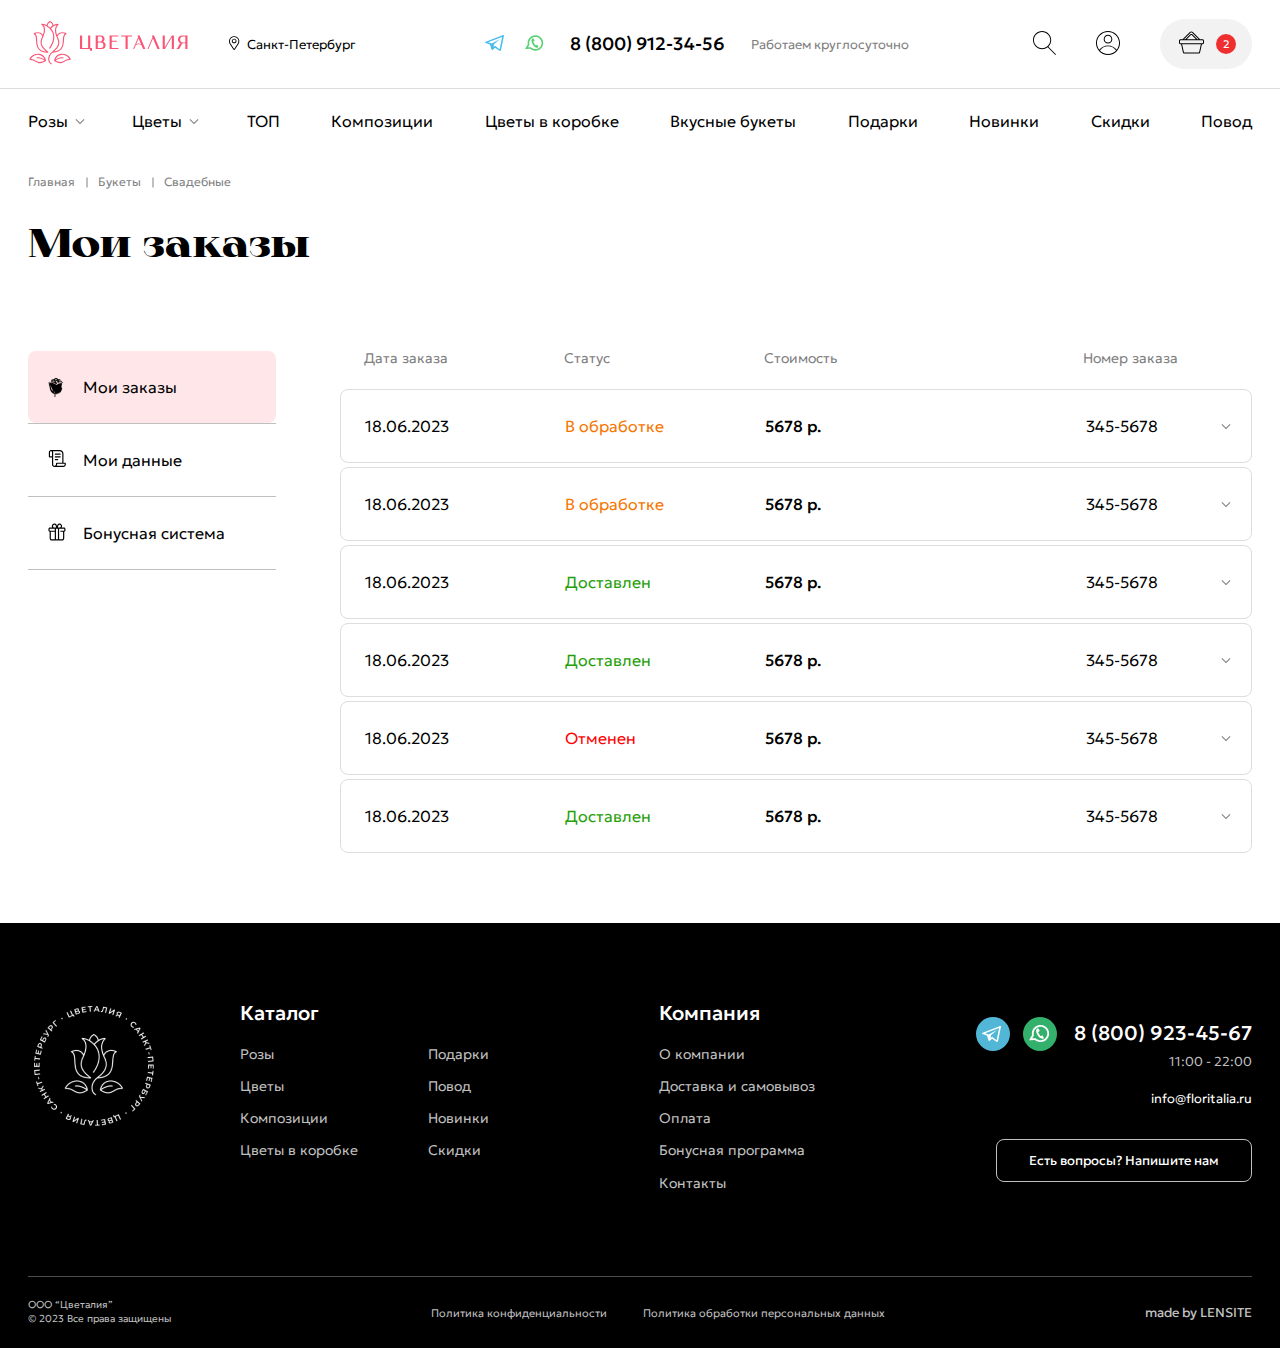
<file: orders.html>
<!DOCTYPE html>
<html lang="ru">
	 <head>
	<title>Главная</title>
	<meta charset="UTF-8">
	<meta name="format-detection" content="telephone=no">
	<link rel="stylesheet" href="css/style.min.css">
	<link rel="shortcut icon" href="favicon.ico">
	<!-- <meta name="robots" content="noindex, nofollow"> -->
	<!-- <meta name="viewport" content="width=device-width, initial-scale=1.0, maximum-scale=1.0, user-scalable=0"> -->
	<meta name="viewport" content="width=device-width, initial-scale=1.0">

	<script defer src="js/vendors.min.js"></script>
	<script defer src="js/app.min.js"></script>
</head>
	<body>
		<div class="wrapper">
			<header class="header">
	<div class="header__container">


		<div class="header__statusBox">
			<div class="header__box">

				<div class="header__top _container">
					<div class="header__left">
						<a href="index.html" class="header__logo"><svg><use xlink:href="img/sprite.svg#logo-up"></use></svg></a>
						<div class="header__sity" data-da=".menu__sity, 991, 1">
							
							<select name="form[]" class="js-sel2 header__select">
								<option value="1" selected>Санкт-Петербург</option>
								<option value="2">Пункт №2</option>
								<option value="3">Пункт №3</option>
								<option value="4">Пункт №4</option>
							</select>
							<div class="header__navig">
								<svg><use xlink:href="img/sprite.svg#navig"></use></svg>
							</div>
						</div>
						
					</div>
			
					<div class="header__center">
						<div class="header__icons">
							<div class="header__icon"><a href="#"><svg><use xlink:href="img/sprite.svg#tg"></use></svg></a></div>
							<div class="header__icon"><a href="#"><svg><use xlink:href="img/sprite.svg#wts"></use></svg></a></div>
						</div>
						<div class="header__number"><a href="#">8 (800) 912-34-56</a></div>
		
						<div class="header__timework">
							<div>Работаем круглосуточно</div>
						</div>				
		
						<a href="index.html" class="header__logoMobile"><svg><use xlink:href="img/sprite.svg#logo-mob"></use></svg></a>
					</div>
			
					<div class="header__right">
						<div class="header__search">
	
							<a href="#search" class="header__searchImage _popup-link">
								<svg><use fill="#000" xlink:href="img/sprite.svg#search"></use></svg>
							</a>
						</div>
						<div class="header__user">
							<a href="#entrance" class="_popup-link"><svg><use xlink:href="img/sprite.svg#user"></use></svg></a>
						</div>
			
						<div class="header__basket">
							<div class="header__basketImage">
								<svg><use fill="#000" xlink:href="img/sprite.svg#cart"></use></svg>
							</div>
							<div class="header__counter">
								<span>2</span>
							</div>
							
						</div>
						
					</div>
	
					<div class="header__basketMenu basket">
						<div class="basket__content">
							<div class="basket__head">
								<h3>Корзина</h3>
							</div>
							<div class="basket__block">
								<div class="basket__box">
									<div class="fast__block">
										<div class="fast__image">
											<img src="img/popup-product.png" alt="">
										</div>
										<div class="fast__info">
											<div class="fast__head">
												<div class="fast__head_image">
													<img src="img/popup-product.png" alt="">
												</div>
												<h4>Букет светлых кустовых пионовидных роз в розовой коробке</h4>
												<div class="fast__close _closeArrow"></div>
											</div>
											<div class="fast__function">
												<div class="fast__size">
													<div class="product__size">
														<svg><use xlink:href="img/sprite.svg#krest"></use></svg>
														<div>40-45 см</div>
													</div>
													<div class="product__size">
														<svg><use xlink:href="img/sprite.svg#up"></use></svg>
														<div>60-65 см</div>
													</div>
												</div>
		
												<div class="fast__quantity">
													<div class="product__quantity quantity">
														<button type="button" class="quantity__button quantity__button_minus"></button>
														<div class="quantity__input">
															<input autocomplete="off" type="text" name="form[]" value="1">
														</div>
														<button type="button" class="quantity__button quantity__button_plus"></button>
													</div>
												</div>
		
												<div class="fast__price">
													<div>3 590 ₽</div>
												</div>
		
											</div>
										</div>
									</div>
								</div>
	
								<div class="basket__box">
									<div class="fast__block">
										<div class="fast__image">
											<img src="img/popup-product.png" alt="">
										</div>
										<div class="fast__info">
											<div class="fast__head">
												<div class="fast__head_image">
													<img src="img/popup-product.png" alt="">
												</div>
												<h4>Букет светлых кустовых пионовидных роз в розовой коробке</h4>
												<div class="fast__close _closeArrow"></div>
											</div>
											<div class="fast__function">
												<div class="fast__size">
													<div class="product__size">
														<svg><use xlink:href="img/sprite.svg#krest"></use></svg>
														<div>40-45 см</div>
													</div>
													<div class="product__size">
														<svg><use xlink:href="img/sprite.svg#up"></use></svg>
														<div>60-65 см</div>
													</div>
												</div>
		
												<div class="fast__quantity">
													<div class="product__quantity quantity">
														<button type="button" class="quantity__button quantity__button_minus"></button>
														<div class="quantity__input">
															<input autocomplete="off" type="text" name="form[]" value="1">
														</div>
														<button type="button" class="quantity__button quantity__button_plus"></button>
													</div>
												</div>
		
												<div class="fast__price">
													<div>3 590 ₽</div>
												</div>
		
											</div>
										</div>
									</div>
								</div>
	
							</div>
	
							<div class="basket__info">
								<div class="basket__text">
									<div>Итого:</div>
								</div>
								<div class="basket__price">
									<div>7180 р</div>
								</div>
							</div>
	
							<div class="basket__buttons">
								<div class="basket__button _button_pink">
									<a href="#">Оформить заказ</a>
								</div>
	
								<div class="basket__button _button_black">
									<a href="#">Перейти в корзину</a>
								</div>
	
							</div>
							<div class="basket__close _closeArrow"></div>
						</div>
					</div>
					
				</div>
	
			</div>
		</div>

		<div class="header__bottom">
			<div class="header__menu menu _container">
				<button type="button" class="menu__icon icon-menu" data-da=".header__left, 991, 1">
					<svg><use xlink:href="img/sprite.svg#crosses"></use></svg>
					<span>Меню</span>
				</button>
				<button type="button" data-da=".header__left, 991, 1" class="menu__arrowBlock">
					<div class="menu__arrow">
						<svg><use xlink:href="img/sprite.svg#arrow-back"></use></svg>
					</div>
					<div class="menu__arrowText">
						<h4>Все цветы</h4>
					</div>
				</button>
				<nav class="menu__body">
					<ul class="menu__list">
						<li class="menu__item menu__item_header _item_arrow _subMenu">
							<a href="#" class="menu__link _item_arrowblock">Розы</a>
							<div class="sub-menu__list">
								
								<ul class="sub-menu__block">
											<!-- 1 -->
											<li class="sub-menu__item">
												<a href="#" class="sub-menu__box">
													<div class="sub-menu__image">
														<img src="img/rose1.png" alt="">
													</div>
													<div class="sub-menu__text">
														<div>Розовые розы</div>
													</div>
												</a>
											</li>

											<!-- 2 -->
											<li class="sub-menu__item">
												<a href="#" class="sub-menu__box">
													<div class="sub-menu__image">
														<img src="img/rose2.png" alt="">
													</div>
													<div class="sub-menu__text">
														<div>Чайные розы</div>
													</div>
												</a>
											</li>

											<!-- 3 -->
											<li class="sub-menu__item">
												<a href="#" class="sub-menu__box">
													<div class="sub-menu__image">
														<img src="img/rose3.png" alt="">
													</div>
													<div class="sub-menu__text">
														<div>Белые розы</div>
													</div>
												</a>
											</li>

										<!-- 4 -->
										<li class="sub-menu__item">
											<a href="#" class="sub-menu__box">
												<div class="sub-menu__image">
													<img src="img/rose4.png" alt="">
												</div>
												<div class="sub-menu__text">
													<div>Красные розы</div>
												</div>
											</a>
										</li>

										<!-- 5 -->
										<li class="sub-menu__item">
											<a href="#" class="sub-menu__box">
												<div class="sub-menu__image">
													<img src="img/rose5.png" alt="">
												</div>
												<div class="sub-menu__text">
													<div>Розы в коробках</div>
												</div>
											</a>
										</li>

										<!-- 6 -->
										<li class="sub-menu__item">
											<a href="#" class="sub-menu__box">
												<div class="sub-menu__image">
													<img src="img/rose6.png" alt="">
												</div>
												<div class="sub-menu__text">
													<div>Букеты из роз</div>
												</div>
											</a>
										</li>

								</ul>
							</div>

						</li>
						<li class="menu__item menu__item_header _item_arrow _subMenu">
							<a href="#" class="menu__link _item_arrowblock">Цветы</a>

							<div class="sub-menu__list">
								<ul class="sub-menu__block">
									<!-- 1 -->
									<li class="sub-menu__item">
										<a href="#" class="sub-menu__box">
											<div class="sub-menu__image">
												<img src="img/flowers1.png" alt="">
											</div>
											<div class="sub-menu__text">
												<div>Альстромерии</div>
											</div>
										</a>
									</li>
	
									<!-- 2 -->
									<li class="sub-menu__item">
										<a href="#" class="sub-menu__box">
											<div class="sub-menu__image">
												<img src="img/flowers2.png" alt="">
											</div>
											<div class="sub-menu__text">
												<div>Герберы</div>
											</div>
										</a>
									</li>
	
									<!-- 3 -->
									<li class="sub-menu__item">
										<a href="#" class="sub-menu__box">
											<div class="sub-menu__image">
												<img src="img/flowers3.png" alt="">
											</div>
											<div class="sub-menu__text">
												<div>Гвоздики</div>
											</div>
										</a>
									</li>
	
									<!-- 4 -->
									<li class="sub-menu__item">
										<a href="#" class="sub-menu__box">
											<div class="sub-menu__image">
												<img src="img/flowers4.png" alt="">
											</div>
											<div class="sub-menu__text">
												<div>Гипсофила</div>
											</div>
										</a>
									</li>
	
									<!-- 5 -->
									<li class="sub-menu__item">
										<a href="#" class="sub-menu__box">
											<div class="sub-menu__image">
												<img src="img/flowers5.png" alt="">
											</div>
											<div class="sub-menu__text">
												<div>Гортензии</div>
											</div>
										</a>
									</li>
	
									<!-- 6 -->
									<li class="sub-menu__item">
										<a href="#" class="sub-menu__box">
											<div class="sub-menu__image">
												<img src="img/flowers6.png" alt="">
											</div>
											<div class="sub-menu__text">
												<div>Ирисы</div>
											</div>
										</a>
									</li>
	
									<!-- 7 -->
									<li class="sub-menu__item">
										<a href="#" class="sub-menu__box">
											<div class="sub-menu__image">
												<img src="img/flowers7.png" alt="">
											</div>
											<div class="sub-menu__text">
												<div>Каллы</div>
											</div>
										</a>
									</li>
	
									<!-- 8 -->
									<li class="sub-menu__item">
										<a href="#" class="sub-menu__box">
											<div class="sub-menu__image">
												<img src="img/flowers8.png" alt="">
											</div>
											<div class="sub-menu__text">
												<div>Лилии</div>
											</div>
										</a>
									</li>
	
									<!-- 9 -->
									<li class="sub-menu__item">
										<a href="#" class="sub-menu__box">
											<div class="sub-menu__image">
												<img src="img/flowers9.png" alt="">
											</div>
											<div class="sub-menu__text">
												<div>Орхидеи</div>
											</div>
										</a>
									</li>

								</ul>
								<ul class="sub-menu__block">

									<!-- 10 -->
									<li class="sub-menu__item">
										<a href="#" class="sub-menu__box">
											<div class="sub-menu__image">
												<img src="img/flowers10.png" alt="">
											</div>
											<div class="sub-menu__text">
												<div>Пионы</div>
											</div>
										</a>
									</li>
	
									<!-- 11 -->
									<li class="sub-menu__item">
										<a href="#" class="sub-menu__box">
											<div class="sub-menu__image">
												<img src="img/flowers11.png" alt="">
											</div>
											<div class="sub-menu__text">
												<div>Подсолнухи</div>
											</div>
										</a>
									</li>
	
									<!-- 12 -->
									<li class="sub-menu__item">
										<a href="#" class="sub-menu__box">
											<div class="sub-menu__image">
												<img src="img/flowers12.png" alt="">
											</div>
											<div class="sub-menu__text">
												<div>Ромашки</div>
											</div>
										</a>
									</li>
	
									<!-- 13 -->
									<li class="sub-menu__item">
										<a href="#" class="sub-menu__box">
											<div class="sub-menu__image">
												<img src="img/flowers13.png" alt="">
											</div>
											<div class="sub-menu__text">
												<div>Статица</div>
											</div>
										</a>
									</li>
	
									<!-- 14 -->
									<li class="sub-menu__item">
										<a href="#" class="sub-menu__box">
											<div class="sub-menu__image">
												<img src="img/flowers14.png" alt="">
											</div>
											<div class="sub-menu__text">
												<div>Сухоцветы</div>
											</div>
										</a>
									</li>
	
									<!-- 15 -->
									<li class="sub-menu__item">
										<a href="#" class="sub-menu__box">
											<div class="sub-menu__image">
												<img src="img/flowers15.png" alt="">
											</div>
											<div class="sub-menu__text">
												<div>Тюльпаны</div>
											</div>
										</a>
									</li>
	
									<!-- 16 -->
									<li class="sub-menu__item">
										<a href="#" class="sub-menu__box">
											<div class="sub-menu__image">
												<img src="img/flowers16.png" alt="">
											</div>
											<div class="sub-menu__text">
												<div>Фрезия</div>
											</div>
										</a>
									</li>
	
									<!-- 17 -->
									<li class="sub-menu__item">
										<a href="#" class="sub-menu__box">
											<div class="sub-menu__image">
												<img src="img/flowers17.png" alt="">
											</div>
											<div class="sub-menu__text">
												<div>Хризантемы</div>
											</div>
										</a>
									</li>
	
									<!-- 18 -->
									<li class="sub-menu__item">
										<a href="#" class="sub-menu__box">
											<div class="sub-menu__image">
												<img src="img/flowers18.png" alt="">
											</div>
											<div class="sub-menu__text">
												<div>Эустома</div>
											</div>
										</a>
									</li>

								</ul>
							</div>
						</li>
						<li class="menu__item"><a href="#" class="menu__link">ТОП</a></li>
						<li class="menu__item"><a href="#" class="menu__link">Композиции</a></li>
						<li class="menu__item"><a href="#" class="menu__link">Цветы в коробке</a></li>
						<li class="menu__item"><a href="#" class="menu__link">Вкусные букеты</a></li>
						<li class="menu__item"><a href="#" class="menu__link">Подарки</a></li>
						<li class="menu__item"><a href="#" class="menu__link">Новинки</a></li>
						<li class="menu__item"><a href="#" class="menu__link">Скидки</a></li>
						<li class="menu__item"><a href="#" class="menu__link">Повод</a></li>
					</ul>
					<div class="menu__pages">
						<ul class="menu__pagesMenu">
							<li class="menu__pagesItem"><a href="#">О компании</a></li>
							<li class="menu__pagesItem"><a href="#">Доставка и самовывоз</a></li>
							<li class="menu__pagesItem"><a href="#">Оплата</a></li>
							<li class="menu__pagesItem"><a href="#">Бонусная программа</a></li>
							<li class="menu__pagesItem"><a href="#">Контакты</a></li>
						</ul>
					</div>
					<div class="menu__sity">

					</div>
				</nav>
			</div>
		</div>



	</div>
</header>


<div class="chase">
	<div class="chase__block _container">
		<div class="chase__menu">

			
			<div class="header__menu menu">
				<nav class="menu__body">
					<ul class="menu__list">
						<li class="menu__item menu__item_header _item_arrow _subMenu">
							<a href="#" class="menu__link _item_arrowblock">Розы</a>
							<ul class="sub-menu__list">
								<div class="sub-menu__block">
										<!-- 1 -->
										<li class="sub-menu__item">
											<a href="#" class="sub-menu__box">
												<div class="sub-menu__image">
													<img src="img/rose1.png" alt="">
												</div>
												<div class="sub-menu__text">
													<div>Розовые розы</div>
												</div>
											</a>
										</li>

										<!-- 2 -->
										<li class="sub-menu__item">
											<a href="#" class="sub-menu__box">
												<div class="sub-menu__image">
													<img src="img/rose2.png" alt="">
												</div>
												<div class="sub-menu__text">
													<div>Чайные розы</div>
												</div>
											</a>
										</li>

										<!-- 3 -->
										<li class="sub-menu__item">
											<a href="#" class="sub-menu__box">
												<div class="sub-menu__image">
													<img src="img/rose3.png" alt="">
												</div>
												<div class="sub-menu__text">
													<div>Белые розы</div>
												</div>
											</a>
										</li>

									<!-- 4 -->
									<li class="sub-menu__item">
										<a href="#" class="sub-menu__box">
											<div class="sub-menu__image">
												<img src="img/rose4.png" alt="">
											</div>
											<div class="sub-menu__text">
												<div>Красные розы</div>
											</div>
										</a>
									</li>

									<!-- 5 -->
									<li class="sub-menu__item">
										<a href="#" class="sub-menu__box">
											<div class="sub-menu__image">
												<img src="img/rose5.png" alt="">
											</div>
											<div class="sub-menu__text">
												<div>Розы в коробках</div>
											</div>
										</a>
									</li>

									<!-- 6 -->
									<li class="sub-menu__item">
										<a href="#" class="sub-menu__box">
											<div class="sub-menu__image">
												<img src="img/rose6.png" alt="">
											</div>
											<div class="sub-menu__text">
												<div>Букеты из роз</div>
											</div>
										</a>
									</li>

								</div>

							</ul>

						</li>
						<li class="menu__item menu__item_header _item_arrow _subMenu">
							<a href="#" class="menu__link _item_arrowblock">Цветы</a>
							<ul class="sub-menu__list">
								<div class="sub-menu__block">
									<!-- 1 -->
									<li class="sub-menu__item">
										<a href="#" class="sub-menu__box">
											<div class="sub-menu__image">
												<img src="img/flowers1.png" alt="">
											</div>
											<div class="sub-menu__text">
												<div>Альстромерии</div>
											</div>
										</a>
									</li>
	
									<!-- 2 -->
									<li class="sub-menu__item">
										<a href="#" class="sub-menu__box">
											<div class="sub-menu__image">
												<img src="img/flowers2.png" alt="">
											</div>
											<div class="sub-menu__text">
												<div>Герберы</div>
											</div>
										</a>
									</li>
	
									<!-- 3 -->
									<li class="sub-menu__item">
										<a href="#" class="sub-menu__box">
											<div class="sub-menu__image">
												<img src="img/flowers3.png" alt="">
											</div>
											<div class="sub-menu__text">
												<div>Гвоздики</div>
											</div>
										</a>
									</li>
	
									<!-- 4 -->
									<li class="sub-menu__item">
										<a href="#" class="sub-menu__box">
											<div class="sub-menu__image">
												<img src="img/flowers4.png" alt="">
											</div>
											<div class="sub-menu__text">
												<div>Гипсофила</div>
											</div>
										</a>
									</li>
	
									<!-- 5 -->
									<li class="sub-menu__item">
										<a href="#" class="sub-menu__box">
											<div class="sub-menu__image">
												<img src="img/flowers5.png" alt="">
											</div>
											<div class="sub-menu__text">
												<div>Гортензии</div>
											</div>
										</a>
									</li>
	
									<!-- 6 -->
									<li class="sub-menu__item">
										<a href="#" class="sub-menu__box">
											<div class="sub-menu__image">
												<img src="img/flowers6.png" alt="">
											</div>
											<div class="sub-menu__text">
												<div>Ирисы</div>
											</div>
										</a>
									</li>
	
									<!-- 7 -->
									<li class="sub-menu__item">
										<a href="#" class="sub-menu__box">
											<div class="sub-menu__image">
												<img src="img/flowers7.png" alt="">
											</div>
											<div class="sub-menu__text">
												<div>Каллы</div>
											</div>
										</a>
									</li>
	
									<!-- 8 -->
									<li class="sub-menu__item">
										<a href="#" class="sub-menu__box">
											<div class="sub-menu__image">
												<img src="img/flowers8.png" alt="">
											</div>
											<div class="sub-menu__text">
												<div>Лилии</div>
											</div>
										</a>
									</li>
	
									<!-- 9 -->
									<li class="sub-menu__item">
										<a href="#" class="sub-menu__box">
											<div class="sub-menu__image">
												<img src="img/flowers9.png" alt="">
											</div>
											<div class="sub-menu__text">
												<div>Орхидеи</div>
											</div>
										</a>
									</li>
								</div>
								
								<div class="sub-menu__block">
									<!-- 10 -->
									<li class="sub-menu__item">
										<a href="#" class="sub-menu__box">
											<div class="sub-menu__image">
												<img src="img/flowers10.png" alt="">
											</div>
											<div class="sub-menu__text">
												<div>Пионы</div>
											</div>
										</a>
									</li>
	
									<!-- 11 -->
									<li class="sub-menu__item">
										<a href="#" class="sub-menu__box">
											<div class="sub-menu__image">
												<img src="img/flowers11.png" alt="">
											</div>
											<div class="sub-menu__text">
												<div>Подсолнухи</div>
											</div>
										</a>
									</li>
	
									<!-- 12 -->
									<li class="sub-menu__item">
										<a href="#" class="sub-menu__box">
											<div class="sub-menu__image">
												<img src="img/flowers12.png" alt="">
											</div>
											<div class="sub-menu__text">
												<div>Ромашки</div>
											</div>
										</a>
									</li>
	
									<!-- 13 -->
									<li class="sub-menu__item">
										<a href="#" class="sub-menu__box">
											<div class="sub-menu__image">
												<img src="img/flowers13.png" alt="">
											</div>
											<div class="sub-menu__text">
												<div>Статица</div>
											</div>
										</a>
									</li>
	
									<!-- 14 -->
									<li class="sub-menu__item">
										<a href="#" class="sub-menu__box">
											<div class="sub-menu__image">
												<img src="img/flowers14.png" alt="">
											</div>
											<div class="sub-menu__text">
												<div>Сухоцветы</div>
											</div>
										</a>
									</li>
	
									<!-- 15 -->
									<li class="sub-menu__item">
										<a href="#" class="sub-menu__box">
											<div class="sub-menu__image">
												<img src="img/flowers15.png" alt="">
											</div>
											<div class="sub-menu__text">
												<div>Тюльпаны</div>
											</div>
										</a>
									</li>
	
									<!-- 16 -->
									<li class="sub-menu__item">
										<a href="#" class="sub-menu__box">
											<div class="sub-menu__image">
												<img src="img/flowers16.png" alt="">
											</div>
											<div class="sub-menu__text">
												<div>Фрезия</div>
											</div>
										</a>
									</li>
	
									<!-- 17 -->
									<li class="sub-menu__item">
										<a href="#" class="sub-menu__box">
											<div class="sub-menu__image">
												<img src="img/flowers17.png" alt="">
											</div>
											<div class="sub-menu__text">
												<div>Хризантемы</div>
											</div>
										</a>
									</li>
	
									<!-- 18 -->
									<li class="sub-menu__item">
										<a href="#" class="sub-menu__box">
											<div class="sub-menu__image">
												<img src="img/flowers18.png" alt="">
											</div>
											<div class="sub-menu__text">
												<div>Эустома</div>
											</div>
										</a>
									</li>
								</div>

							</ul>
						</li>
						<li class="menu__item"><a href="#" class="menu__link">ТОП</a></li>
						<li class="menu__item"><a href="#" class="menu__link">Композиции</a></li>
						<li class="menu__item"><a href="#" class="menu__link">Цветы в коробке</a></li>
						<li class="menu__item"><a href="#" class="menu__link">Вкусные букеты</a></li>
						<li class="menu__item"><a href="#" class="menu__link">Подарки</a></li>
						<li class="menu__item"><a href="#" class="menu__link">Новинки</a></li>
						<li class="menu__item"><a href="#" class="menu__link">Скидки</a></li>
						<li class="menu__item"><a href="#" class="menu__link">Повод</a></li>
					</ul>
					<div class="menu__pages">
						<ul class="menu__pagesMenu">
							<li class="menu__pagesItem"><a href="#">О компании</a></li>
							<li class="menu__pagesItem"><a href="#">Доставка и самовывоз</a></li>
							<li class="menu__pagesItem"><a href="#">Оплата</a></li>
							<li class="menu__pagesItem"><a href="#">Бонусная программа</a></li>
							<li class="menu__pagesItem"><a href="#">Контакты</a></li>
						</ul>
					</div>
					<div class="menu__sity">

					</div>
				</nav>
			</div>


		</div>

		<div class="chase__cart">
			<div class="header__basket">
				<div class="header__basketImage">
					<svg><use fill="#000" xlink:href="img/sprite.svg#cart"></use></svg>
				</div>
				<div class="header__counter">
					<span>2</span>
				</div>
				
			</div>
		</div>

		<!-- <div class="header__basketMenu basket">
			<div class="basket__content">
				<div class="basket__head">
					<h3>Корзина</h3>
				</div>
				<div class="basket__block">
					<div class="basket__box">
						<div class="fast__block">
							<div class="fast__image">
								<img src="img/popup-product.png" alt="">
							</div>
							<div class="fast__info">
								<div class="fast__head">
									<div class="fast__head_image">
										<img src="img/popup-product.png" alt="">
									</div>
									<h4>Букет светлых кустовых пионовидных роз в розовой коробке</h4>
									<div class="fast__close _closeArrow"></div>
								</div>
								<div class="fast__function">
									<div class="fast__size">
										<div class="product__size">
											<svg><use xlink:href="/img/sprite.svg#krest"></use></svg>
											<p>40-45 см</p>
										</div>
										<div class="product__size">
											<svg><use xlink:href="/img/sprite.svg#up"></use></svg>
											<p>60-65 см</p>
										</div>
									</div>

									<div class="fast__quantity">
										<div class="product__quantity quantity">
											<button type="button" class="quantity__button quantity__button_minus"></button>
											<div class="quantity__input">
												<input autocomplete="off" type="text" name="form[]" value="1">
											</div>
											<button type="button" class="quantity__button quantity__button_plus"></button>
										</div>
									</div>

									<div class="fast__price">
										<p>3 590 ₽</p>
									</div>

								</div>
							</div>
						</div>
					</div>

					<div class="basket__box">
						<div class="fast__block">
							<div class="fast__image">
								<img src="img/popup-product.png" alt="">
							</div>
							<div class="fast__info">
								<div class="fast__head">
									<div class="fast__head_image">
										<img src="img/popup-product.png" alt="">
									</div>
									<h4>Букет светлых кустовых пионовидных роз в розовой коробке</h4>
									<div class="fast__close _closeArrow"></div>
								</div>
								<div class="fast__function">
									<div class="fast__size">
										<div class="product__size">
											<svg><use xlink:href="/img/sprite.svg#krest"></use></svg>
											<p>40-45 см</p>
										</div>
										<div class="product__size">
											<svg><use xlink:href="/img/sprite.svg#up"></use></svg>
											<p>60-65 см</p>
										</div>
									</div>

									<div class="fast__quantity">
										<div class="product__quantity quantity">
											<button type="button" class="quantity__button quantity__button_minus"></button>
											<div class="quantity__input">
												<input autocomplete="off" type="text" name="form[]" value="1">
											</div>
											<button type="button" class="quantity__button quantity__button_plus"></button>
										</div>
									</div>

									<div class="fast__price">
										<p>3 590 ₽</p>
									</div>

								</div>
							</div>
						</div>
					</div>

				</div>

				<div class="basket__info">
					<div class="basket__text">
						<p>Итого:</p>
					</div>
					<div class="basket__price">
						<p>7180 р</p>
					</div>
				</div>

				<div class="basket__buttons">
					<div class="basket__button">
						<a href="#">Оформить заказ</a>
					</div>

					<div class="basket__button">
						<a href="#">Перейти в корзину</a>
					</div>

				</div>
			</div>
		</div> -->

	</div>
</div>
			<main class="page">

				<div class="cap">
					<div class="cap__content _container">
						<ul class="cap__crumbs">
							<li class="cap__crumb">
								<a href="#" class="cap__crumb_link">Главная</a>
							</li>
							<li class="cap__crumb">
								<a href="#" class="cap__crumb_link">Букеты</a>
							</li>
							<li class="cap__crumb">
								<a href="#" class="cap__crumb_link">Свадебные</a>
							</li>
						</ul>
						<div class="cap__header">
							<h1 class="_macherTitle">Мои заказы</h1>
                     <div class="cap__burger">
                        <span></span>
                     </div>
						</div>
					</div>
					
				</div>


				<div class="client">
               <div class="client__content _container">
                  <div class="client__sidebar">
                     <div  class="personal" data-da=".cap, 991, 1">
                        <div class="personal__content">
                           <ul class="personal__list">
                              <li class="personal__item _active"><a href="orders.html" class="personal__link"><svg><use xlink:href="img/sprite.svg#tulip"></use></svg><span class="personal__text">Мои заказы</span></a></li>
                              <li class="personal__item"><a href="personal.html" class="personal__link"><svg><use xlink:href="img/sprite.svg#list"></use></svg><span class="personal__text">Мои данные</span></a></li>
                              <li class="personal__item"><a href="bonus.html" class="personal__link"><svg><use xlink:href="img/sprite.svg#gift"></use></svg><span class="personal__text">Бонусная система</span></a></li>
                           </ul>
                        </div>
                     </div>
                  </div>

						<div class="client__box">
							<div class="orders">
								<div class="orders__top">
									<div class="orders__block">
										<div class="orders__name">Дата заказа</div>
										<div class="orders__name">Статус</div>
										<div class="orders__name">Стоимость</div>
									</div>
									<div class="orders__name">Номер заказа</div>
								</div>
								<div data-spollers class="orders__main spollers">

									<!-- 1 -->
									<div class="orders__item spollers__item">
										<button type="button" data-spoller class="orders__title spollers__title">
											<div class="orders__block">
												<div class="orders__text">18.06.2023</div>
												<div class="orders__text _orange">В обработке</div>
												<div class="orders__text orders__text_weight">5678 р.</div>
											</div>
											<div class="orders__end">
												<div class="orders__line">
													<div class="orders__name">Номер заказа:</div>
													<div class="orders__text">345-5678</div>
												</div>
												<div class="spollers__arrow"></div>
											</div>
											

										</button>

										<div class="orders__body spollers__body">
											<div class="orders__centr">
												<div class="orders__left">
													<!-- 1 -->
													<div class="orders__box">
														<div class="orders__up">
															<div class="orders__images">
																<img src="img/buket3.png" alt="">
															</div>
															<div class="orders__head">
																Букет светлых кустовых пионовидных роз в розовой коробке
															</div>
														</div>
														<div class="orders__down">
															<div class="orders__sizes">
																<div class="orders__size">
																	<svg><use xlink:href="img/sprite.svg#krest"></use></svg>
																	<div class="orders__num">40-45 см</div>
																</div>
																<div class="orders__size">
																	<svg><use xlink:href="img/sprite.svg#up"></use></svg>
																	<div class="orders__num">60-65 см</div>
																</div>
															</div>
															<div class="orders__price">3 590 ₽</div>
														</div>
													</div>
	
													<!-- 2 -->
													<div class="orders__box">
														<div class="orders__up">
															<div class="orders__images">
																<img src="img/buket3.png" alt="">
															</div>
															<div class="orders__head">
																Букет светлых кустовых пионовидных роз в розовой коробке
															</div>
														</div>
														<div class="orders__down">
															<div class="orders__sizes">
																<div class="orders__size">
																	<svg><use xlink:href="img/sprite.svg#krest"></use></svg>
																	<div class="orders__num">40-45 см</div>
																</div>
																<div class="orders__size">
																	<svg><use xlink:href="img/sprite.svg#up"></use></svg>
																	<div class="orders__num">60-65 см</div>
																</div>
															</div>
															<div class="orders__price">3 590 ₽</div>
														</div>
													</div>
	
												</div>
												<div class="orders__right">
													<div class="orders__buttons">
														<div class="orders__button _button_black">
															<a href="#">Отменить заказ</a>
														</div>
														<div class="orders__button _button_black">
															<a href="#">Повторить заказ</a>
														</div>
	
													</div>
												</div>
											</div>
										</div>
									</div>

									
									<!-- 2 -->
									<div class="orders__item spollers__item">
										<button type="button" data-spoller class="orders__title spollers__title">
											<div class="orders__block">
												<div class="orders__text">18.06.2023</div>
												<div class="orders__text _orange">В обработке</div>
												<div class="orders__text orders__text_weight">5678 р.</div>
											</div>
											<div class="orders__end">
												<div class="orders__line">
													<div class="orders__name">Номер заказа:</div>
													<div class="orders__text">345-5678</div>
												</div>
												<div class="spollers__arrow"></div>
											</div>

										</button>
										<div class="orders__body spollers__body">
											<div class="orders__centr">
												<div class="orders__left">
													<!-- 1 -->
													<div class="orders__box">
														<div class="orders__up">
															<div class="orders__images">
																<img src="img/buket3.png" alt="">
															</div>
															<div class="orders__head">
																Букет светлых кустовых пионовидных роз в розовой коробке
															</div>
														</div>
														<div class="orders__down">
															<div class="orders__sizes">
																<div class="orders__size">
																	<svg><use xlink:href="img/sprite.svg#krest"></use></svg>
																	<div class="orders__num">40-45 см</div>
																</div>
																<div class="orders__size">
																	<svg><use xlink:href="img/sprite.svg#up"></use></svg>
																	<div class="orders__num">60-65 см</div>
																</div>
															</div>
															<div class="orders__price">3 590 ₽</div>
														</div>
													</div>
	
													<!-- 2 -->
													<div class="orders__box">
														<div class="orders__up">
															<div class="orders__images">
																<img src="img/buket3.png" alt="">
															</div>
															<div class="orders__head">
																Букет светлых кустовых пионовидных роз в розовой коробке
															</div>
														</div>
														<div class="orders__down">
															<div class="orders__sizes">
																<div class="orders__size">
																	<svg><use xlink:href="img/sprite.svg#krest"></use></svg>
																	<div class="orders__num">40-45 см</div>
																</div>
																<div class="orders__size">
																	<svg><use xlink:href="img/sprite.svg#up"></use></svg>
																	<div class="orders__num">60-65 см</div>
																</div>
															</div>
															<div class="orders__price">3 590 ₽</div>
														</div>
													</div>
	
												</div>
												<div class="orders__right">
													<div class="orders__buttons">
														<div class="orders__button _button_black">
															<a href="#">Отменить заказ</a>
														</div>
														<div class="orders__button _button_black">
															<a href="#">Повторить заказ</a>
														</div>
	
													</div>
												</div>
											</div>
										</div>
									</div>

									<!-- 3 -->
									<div class="orders__item spollers__item">
										<button type="button" data-spoller class="orders__title spollers__title">
											<div class="orders__block">
												<div class="orders__text">18.06.2023</div>
												<div class="orders__text _green">Доставлен</div>
												<div class="orders__text orders__text_weight">5678 р.</div>
											</div>
											<div class="orders__end">
												<div class="orders__line">
													<div class="orders__name">Номер заказа:</div>
													<div class="orders__text">345-5678</div>
												</div>
												<div class="spollers__arrow"></div>
											</div>

										</button>
										<div class="orders__body spollers__body">
											<div class="orders__centr">
												<div class="orders__left">
													<!-- 1 -->
													<div class="orders__box">
														<div class="orders__up">
															<div class="orders__images">
																<img src="img/buket3.png" alt="">
															</div>
															<div class="orders__head">
																Букет светлых кустовых пионовидных роз в розовой коробке
															</div>
														</div>
														<div class="orders__down">
															<div class="orders__sizes">
																<div class="orders__size">
																	<svg><use xlink:href="img/sprite.svg#krest"></use></svg>
																	<div class="orders__num">40-45 см</div>
																</div>
																<div class="orders__size">
																	<svg><use xlink:href="img/sprite.svg#up"></use></svg>
																	<div class="orders__num">60-65 см</div>
																</div>
															</div>
															<div class="orders__price">3 590 ₽</div>
														</div>
													</div>
	
													<!-- 2 -->
													<div class="orders__box">
														<div class="orders__up">
															<div class="orders__images">
																<img src="img/buket3.png" alt="">
															</div>
															<div class="orders__head">
																Букет светлых кустовых пионовидных роз в розовой коробке
															</div>
														</div>
														<div class="orders__down">
															<div class="orders__sizes">
																<div class="orders__size">
																	<svg><use xlink:href="img/sprite.svg#krest"></use></svg>
																	<div class="orders__num">40-45 см</div>
																</div>
																<div class="orders__size">
																	<svg><use xlink:href="img/sprite.svg#up"></use></svg>
																	<div class="orders__num">60-65 см</div>
																</div>
															</div>
															<div class="orders__price">3 590 ₽</div>
														</div>
													</div>
	
												</div>
												<div class="orders__right">
													<div class="orders__buttons">
														<div class="orders__button _button_black">
															<a href="#">Отменить заказ</a>
														</div>
														<div class="orders__button _button_black">
															<a href="#">Повторить заказ</a>
														</div>
	
													</div>
												</div>
											</div>
										</div>
									</div>


									<!-- 4 -->
									<div class="orders__item spollers__item">
										<button type="button" data-spoller class="orders__title spollers__title">
											<div class="orders__block">
												<div class="orders__text">18.06.2023</div>
												<div class="orders__text _green">Доставлен</div>
												<div class="orders__text orders__text_weight">5678 р.</div>
											</div>
											<div class="orders__end">
												<div class="orders__line">
													<div class="orders__name">Номер заказа:</div>
													<div class="orders__text">345-5678</div>
												</div>
												<div class="spollers__arrow"></div>
											</div>

										</button>
										<div class="orders__body spollers__body">
											<div class="orders__centr">
												<div class="orders__left">
													<!-- 1 -->
													<div class="orders__box">
														<div class="orders__up">
															<div class="orders__images">
																<img src="img/buket3.png" alt="">
															</div>
															<div class="orders__head">
																Букет светлых кустовых пионовидных роз в розовой коробке
															</div>
														</div>
														<div class="orders__down">
															<div class="orders__sizes">
																<div class="orders__size">
																	<svg><use xlink:href="img/sprite.svg#krest"></use></svg>
																	<div class="orders__num">40-45 см</div>
																</div>
																<div class="orders__size">
																	<svg><use xlink:href="img/sprite.svg#up"></use></svg>
																	<div class="orders__num">60-65 см</div>
																</div>
															</div>
															<div class="orders__price">3 590 ₽</div>
														</div>
													</div>
	
													<!-- 2 -->
													<div class="orders__box">
														<div class="orders__up">
															<div class="orders__images">
																<img src="img/buket3.png" alt="">
															</div>
															<div class="orders__head">
																Букет светлых кустовых пионовидных роз в розовой коробке
															</div>
														</div>
														<div class="orders__down">
															<div class="orders__sizes">
																<div class="orders__size">
																	<svg><use xlink:href="img/sprite.svg#krest"></use></svg>
																	<div class="orders__num">40-45 см</div>
																</div>
																<div class="orders__size">
																	<svg><use xlink:href="img/sprite.svg#up"></use></svg>
																	<div class="orders__num">60-65 см</div>
																</div>
															</div>
															<div class="orders__price">3 590 ₽</div>
														</div>
													</div>
	
												</div>
												<div class="orders__right">
													<div class="orders__buttons">
														<div class="orders__button _button_black">
															<a href="#">Отменить заказ</a>
														</div>
														<div class="orders__button _button_black">
															<a href="#">Повторить заказ</a>
														</div>
	
													</div>
												</div>
											</div>
										</div>
									</div>

									<!-- 5 -->
									<div class="orders__item spollers__item">
										<button type="button" data-spoller class="orders__title spollers__title">
											<div class="orders__block">
												<div class="orders__text">18.06.2023</div>
												<div class="orders__text _red">Отменен</div>
												<div class="orders__text orders__text_weight">5678 р.</div>
											</div>
											<div class="orders__end">
												<div class="orders__line">
													<div class="orders__name">Номер заказа:</div>
													<div class="orders__text">345-5678</div>
												</div>
												<div class="spollers__arrow"></div>
											</div>

										</button>
										<div class="orders__body spollers__body">
											<div class="orders__centr">
												<div class="orders__left">
													<!-- 1 -->
													<div class="orders__box">
														<div class="orders__up">
															<div class="orders__images">
																<img src="img/buket3.png" alt="">
															</div>
															<div class="orders__head">
																Букет светлых кустовых пионовидных роз в розовой коробке
															</div>
														</div>
														<div class="orders__down">
															<div class="orders__sizes">
																<div class="orders__size">
																	<svg><use xlink:href="img/sprite.svg#krest"></use></svg>
																	<div class="orders__num">40-45 см</div>
																</div>
																<div class="orders__size">
																	<svg><use xlink:href="img/sprite.svg#up"></use></svg>
																	<div class="orders__num">60-65 см</div>
																</div>
															</div>
															<div class="orders__price">3 590 ₽</div>
														</div>
													</div>
	
													<!-- 2 -->
													<div class="orders__box">
														<div class="orders__up">
															<div class="orders__images">
																<img src="img/buket3.png" alt="">
															</div>
															<div class="orders__head">
																Букет светлых кустовых пионовидных роз в розовой коробке
															</div>
														</div>
														<div class="orders__down">
															<div class="orders__sizes">
																<div class="orders__size">
																	<svg><use xlink:href="img/sprite.svg#krest"></use></svg>
																	<div class="orders__num">40-45 см</div>
																</div>
																<div class="orders__size">
																	<svg><use xlink:href="img/sprite.svg#up"></use></svg>
																	<div class="orders__num">60-65 см</div>
																</div>
															</div>
															<div class="orders__price">3 590 ₽</div>
														</div>
													</div>
	
												</div>
												<div class="orders__right">
													<div class="orders__buttons">
														<div class="orders__button _button_black">
															<a href="#">Отменить заказ</a>
														</div>
														<div class="orders__button _button_black">
															<a href="#">Повторить заказ</a>
														</div>
	
													</div>
												</div>
											</div>
										</div>
									</div>

									<!-- 6 -->
									<div class="orders__item spollers__item">
										<button type="button" data-spoller class="orders__title spollers__title">
											<div class="orders__block">
												<div class="orders__text">18.06.2023</div>
												<div class="orders__text _green">Доставлен</div>
												<div class="orders__text orders__text_weight">5678 р.</div>
											</div>
											<div class="orders__end">
												<div class="orders__line">
													<div class="orders__name">Номер заказа:</div>
													<div class="orders__text">345-5678</div>
												</div>
												<div class="spollers__arrow"></div>
											</div>

										</button>
										<div class="orders__body spollers__body">
											<div class="orders__centr">
												<div class="orders__left">
													<!-- 1 -->
													<div class="orders__box">
														<div class="orders__up">
															<div class="orders__images">
																<img src="img/buket3.png" alt="">
															</div>
															<div class="orders__head">
																Букет светлых кустовых пионовидных роз в розовой коробке
															</div>
														</div>
														<div class="orders__down">
															<div class="orders__sizes">
																<div class="orders__size">
																	<svg><use xlink:href="img/sprite.svg#krest"></use></svg>
																	<div class="orders__num">40-45 см</div>
																</div>
																<div class="orders__size">
																	<svg><use xlink:href="img/sprite.svg#up"></use></svg>
																	<div class="orders__num">60-65 см</div>
																</div>
															</div>
															<div class="orders__price">3 590 ₽</div>
														</div>
													</div>
	
													<!-- 2 -->
													<div class="orders__box">
														<div class="orders__up">
															<div class="orders__images">
																<img src="img/buket3.png" alt="">
															</div>
															<div class="orders__head">
																Букет светлых кустовых пионовидных роз в розовой коробке
															</div>
														</div>
														<div class="orders__down">
															<div class="orders__sizes">
																<div class="orders__size">
																	<svg><use xlink:href="img/sprite.svg#krest"></use></svg>
																	<div class="orders__num">40-45 см</div>
																</div>
																<div class="orders__size">
																	<svg><use xlink:href="img/sprite.svg#up"></use></svg>
																	<div class="orders__num">60-65 см</div>
																</div>
															</div>
															<div class="orders__price">3 590 ₽</div>
														</div>
													</div>
	
												</div>
												<div class="orders__right">
													<div class="orders__buttons">
														<div class="orders__button _button_black">
															<a href="#">Отменить заказ</a>
														</div>
														<div class="orders__button _button_black">
															<a href="#">Повторить заказ</a>
														</div>
	
													</div>
												</div>
											</div>
										</div>
									</div>


								</div>
							</div>
						</div>


                  <div class="back"></div>
               </div>

            </div>



         </main>
			<footer class="footer">
	<div class="footer__container _container">
		<div class="footer__top">
			<div class="footer__center">
				<div class="footer__blockImage">
					<a href="#" class="footer__logo" data-da=".footer__blockLast, 768, last"><svg><use xlink:href="img/sprite.svg#footerSvg"></use></svg></a>
					<div class="footer__block">
						<div class="footer__title">
							<h3>Каталог</h3>
						</div>
						<div class="footer__catalog">
							<ul class="footer__list">
								<li class="footer__item"><a href="catalog.html">Розы</a></li>
								<li class="footer__item"><a href="#">Цветы</a></li>
								<li class="footer__item"><a href="#">Композиции</a></li>
								<li class="footer__item"><a href="#">Цветы в коробке</a></li>
							</ul>
							<ul class="footer__list">
								<li class="footer__item"><a href="#">Подарки</a></li>
								<li class="footer__item"><a href="#">Повод</a></li>
								<li class="footer__item"><a href="#">Новинки</a></li>
								<li class="footer__item"><a href="special.html">Скидки</a></li>
							</ul>
						</div>
						
					</div>
				</div>

				<div class="footer__block footer__blockLast">
					<div class="footer__title">
						<h3>Компания</h3>
					</div>
					<ul class="footer__list">
						<li class="footer__item"><a href="company.html">О компании</a></li>
						<li class="footer__item"><a href="#">Доставка и самовывоз</a></li>
						<li class="footer__item"><a href="payment.html">Оплата</a></li>
						<li class="footer__item"><a href="bonus.html">Бонусная программа</a></li>
						<li class="footer__item"><a href="contact.html">Контакты</a></li>
					</ul>
				</div>

			</div>
			<div class="footer__right">
				<div class="footer__phone">
					<div class="footer__icons">
						<a href="#" class="footer__icon">
							<svg><use xlink:href="img/sprite.svg#foot-tg"></use></svg>
						</a>
						<a href="#" class="footer__icon">
							<svg><use xlink:href="img/sprite.svg#wts-foot"></use></svg>
						</a>
					</div>
					<div class="footer__number">
						<a href="#">8 (800) 923-45-67</a>
					</div>
				</div>
				<div class="footer__time">
					<div>11:00 - 22:00</div>
				</div>
				<div class="footer__email">
					<div>info@floritalia.ru</div>
				</div>
				<div class="footer__button">Есть вопросы? Напишите нам</div>
			</div>
		</div>

		<div class="footer__bottom">
			<div class="footer__box">
				<div class="footer__comp">
					<div>ООО “Цветалия”</div>
					<div>© 2023 Все права защищены</div>
				</div>
				<div class="footer__policy" data-da=".footer__bottom, 768, 0">
					<div class="footer__privacy">
						<a href="#">Политика конфиденциальности</a>
					</div>
					<div class="footer__privacy">
						<a href="#">Политика обработки персональных данных</a>
					</div>
				</div>
				<div class="footer__lensite">
					<div>made by LENSITE</div>
				</div>
			</div>
		</div>
	</div>
</footer>
		</div>
		<div class="popup popup_product">
	<div class="popup__content">
		<div class="popup__body">
			<div class="popup__close _closeArrow"></div>
			<div class="fast">
				<div class="popup__fast fast">
					<div class="fast__title">
						<h3>Быстрый заказ</h3>
					</div>
					<div class="fast__text">
						<div>Оформите заказ по телефону +7(812) 912-34-56 или заполните форму ниже</div>
					</div>
					<form action="#" class="fast__form">
						<div class="fast__contact">
							<div class="fast__input">
								<label for="">Ваше имя</label>
								<input autocomplete="off" type="text" name="form[]" data-value="" data-error="Введите корректное значение" placeholder="" class="input _req">
								<div class="form__error"></div>
							</div>
							<div class="fast__input">
								<label for="">Номер телефона</label>
								<input autocomplete="off" type="text" name="form[]" data-value="" data-error="Введите корректное значение" placeholder="" class="input _req _phone">
								<div class="form__error"></div>
							</div>
						</div>

						<div class="fast__box">

							<!-- 1 -->
							<div class="fast__block">
								<div class="fast__image">
									<img src="img/popup-product.png" alt="">
								</div>
								<div class="fast__info">
									<div class="fast__head">
										<div class="fast__head_image">
											<img src="img/popup-product.png" alt="">
										</div>
										<h4>Букет светлых кустовых пионовидных роз в розовой коробке</h4>
										<div class="fast__close _closeArrow"></div>
									</div>
									<div class="fast__function">
										<div class="fast__size">
											<div class="product__size">
												<svg><use xlink:href="img/sprite.svg#krest"></use></svg>
												<div>40-45 см</div>
											</div>
											<div class="product__size">
												<svg><use xlink:href="img/sprite.svg#up"></use></svg>
												<div>60-65 см</div>
											</div>
										</div>

										<div class="fast__quantity">
											<div class="product__quantity quantity">
												<button type="button" class="quantity__button quantity__button_minus"></button>
												<div class="quantity__input">
													<input autocomplete="off" type="text" name="form[]" value="1">
												</div>
												<button type="button" class="quantity__button quantity__button_plus"></button>
											</div>
										</div>

										<div class="fast__price">
											<div>3 590 ₽</div>
										</div>

									</div>
								</div>
							</div>

							<!-- 2 -->
							<div class="fast__block">
								<div class="fast__image">
									<img src="img/popup-product.png" alt="">
								</div>
								<div class="fast__info">
									<div class="fast__head">
										<div class="fast__head_image">
											<img src="img/popup-product.png" alt="">
										</div>
										<h4>Букет светлых кустовых пионовидных роз в розовой коробке</h4>
										<div class="fast__close _closeArrow"></div>
									</div>
									<div class="fast__function">
										<div class="fast__size">
											<div class="product__size">
												<svg><use xlink:href="img/sprite.svg#krest"></use></svg>
												<div>40-45 см</div>
											</div>
											<div class="product__size">
												<svg><use xlink:href="img/sprite.svg#up"></use></svg>
												<div>60-65 см</div>
											</div>
										</div>

										<div class="fast__quantity">
											<div class="product__quantity quantity">
												<button type="button" class="quantity__button quantity__button_minus"></button>
												<div class="quantity__input">
													<input autocomplete="off" type="text" name="form[]" value="1">
												</div>
												<button type="button" class="quantity__button quantity__button_plus"></button>
											</div>
										</div>

										<div class="fast__price">
											<div>3 590 ₽</div>
										</div>

									</div>
								</div>
							</div>
						</div>


						<div class="fast__button">
							<button type="submit" class="button btn">Отправить</button>
						</div>

						<div class="fast__checkbox checkbox">
							<input id="c_11" data-error="Ошибка" class="checkbox__input" type="checkbox" value="1" name="form[]">
							<label for="c_11" class="checkbox__label"><span class="checkbox__text">Принимаю условия <a href="">Публичной оферты</a></span></label>
						</div>
						
						
					</form>
				</div>
			</div>
		</div>
	</div>
</div>



<div class="popup popup_entrance">
	<div class="popup__content">
		<div class="popup__body">
			<div class="popup__close _closeArrow"></div>
			<div class="entrance">
				<div class="entrance__head">
					<h3>Вход</h3>
				</div>
				<form action="#" class="entrance__form">
					<div class="entrance__block">
						<div class="entrance__input">
							<label for="c_9" class="label"><span class="label">Телефон или e-mail</span></label>
							<input id="c_9" autocomplete="off" data-error="Введите корректное значение" class="input _req" type="text" value="" name="form[]">
						</div>

						<div class="entrance__input">
							<label for="c_10" class="label"><span class="label">Введите код из СМС</span></label>
							<input id="c_10" autocomplete="off" data-error="Введите корректное значение" class="input _req" type="text" value="" name="form[]">
						</div>

						<div class="entrance__time">
							<div>Запросить код повторно: 56 с</div>
						</div>
					</div>

					<div class="entrance__buttons">
						<div class="entrance__button entrance__send _button_pink">
							<button type="submit" class="button">Отправить</button>
						</div>
						<div class="entrance__button entrance__register _button_black">
							<a href="#register" class="_popup-link">Регистрация</a>
						</div>
					</div>
					<div class="entrance__sendPassword">
						<a href="#next" class="_popup-link">Вход с паролем</a>
					</div>
					
				</form>
			</div>
		</div>
	</div>
</div>


<div class="popup popup_search">
	<div class="popup__content">
		<div class="popup__body">
			<div class="popup__close _closeArrow"></div>
			<div class="search">
				<div class="search__content">
					<div class="search__block">
						<div class="search__input">
							<input autocomplete="off" type="text" name="form[]" data-error="Ошибка" value="Розы" placeholder="" class="input">
							<div class="search__icon">
								<svg><use xlink:href="img/sprite.svg#search"></use></svg>
							</div>
						</div>
					</div>
					

					<!-- <div data-tabs class="search__tabs tabs _tabs">
						<nav data-tabs-titles class="tabs__navigation">
							<button type="button" class="tabs__title _tabs-item _active">Все</button>
							<button type="button" class="tabs__title _tabs-item">Категории</button>
							<button type="button" class="tabs__title _tabs-item">Товары</button>
						</nav>
						<div data-tabs-body class="tabs__content">
							<div class="tabs__bod _tabs-block _active">


								<div class="search__boxes">
									<div class="search__header">
										<h3>Категории <span>(11)</span></h3>
									</div>
									<div class="search__category">
										<a href="#" class="search__box">
											<div class="search__images">
												<img src="img/flowers1.png" alt="">
											</div>
											<div class="search__name">Розы</div>
										</a>

										<a href="#" class="search__box">
											<div class="search__images">
												<img src="img/flowers1.png" alt="">
											</div>
											<div class="search__name">Розы</div>
										</a>

										<a href="#" class="search__box">
											<div class="search__images">
												<img src="img/flowers1.png" alt="">
											</div>
											<div class="search__name">Розы</div>
										</a>

										<a href="#" class="search__box">
											<div class="search__images">
												<img src="img/flowers1.png" alt="">
											</div>
											<div class="search__name">Розы</div>
										</a>

										<a href="#" class="search__box">
											<div class="search__images">
												<img src="img/flowers1.png" alt="">
											</div>
											<div class="search__name">Розы</div>
										</a>

										<a href="#" class="search__box">
											<div class="search__images">
												<img src="img/flowers1.png" alt="">
											</div>
											<div class="search__name">Розы</div>
										</a>

										<a href="#" class="search__box">
											<div class="search__images">
												<img src="img/flowers1.png" alt="">
											</div>
											<div class="search__name">Розы</div>
										</a>

										<a href="#" class="search__box">
											<div class="search__images">
												<img src="img/flowers1.png" alt="">
											</div>
											<div class="search__name">Розы</div>
										</a>

										<a href="#" class="search__box">
											<div class="search__images">
												<img src="img/flowers1.png" alt="">
											</div>
											<div class="search__name">Розы</div>
										</a>

										<a href="#" class="search__box">
											<div class="search__images">
												<img src="img/flowers1.png" alt="">
											</div>
											<div class="search__name">Розы</div>
										</a>

										<a href="#" class="search__box">
											<div class="search__images">
												<img src="img/flowers1.png" alt="">
											</div>
											<div class="search__name">Розы</div>
										</a>
									</div>
								</div>

								<div class="search__boxes">
									<div class="search__header">
										<h3>Товары <span>(456)</span></h3>
									</div>

									<div class="search__product">

										<a href="#" class="search__box">
											<div class="search__images product__image">
												<img src="img/product.png" alt="">
											</div>
											<div class="search__name">Букет светлых кустовых пионовидных роз в розовой коробке</div>
											<div class="search__prices">
												<div class="search__subPrice">4 250 ₽</div>
												<div class="search__price">3 590 ₽</div>
											</div>
										</a>

										<a href="#" class="search__box">
											<div class="search__images product__image">
												<img src="img/product.png" alt="">
											</div>
											<div class="search__name">Букет светлых кустовых пионовидных роз в розовой коробке</div>
											<div class="search__prices">
												<div class="search__subPrice">4 250 ₽</div>
												<div class="search__price">3 590 ₽</div>
											</div>
										</a>

										<a href="#" class="search__box">
											<div class="search__images product__image">
												<img src="img/product.png" alt="">
											</div>
											<div class="search__name">Букет светлых кустовых пионовидных роз в розовой коробке</div>
											<div class="search__prices">
												<div class="search__subPrice">4 250 ₽</div>
												<div class="search__price">3 590 ₽</div>
											</div>
										</a>

										<a href="#" class="search__box">
											<div class="search__images product__image">
												<img src="img/product.png" alt="">
											</div>
											<div class="search__name">Букет светлых кустовых пионовидных роз в розовой коробке</div>
											<div class="search__prices">
												<div class="search__subPrice">4 250 ₽</div>
												<div class="search__price">3 590 ₽</div>
											</div>
										</a>

										<a href="#" class="search__box">
											<div class="search__images product__image">
												<img src="img/product.png" alt="">
											</div>
											<div class="search__name">Букет светлых кустовых пионовидных роз в розовой коробке</div>
											<div class="search__prices">
												<div class="search__subPrice">4 250 ₽</div>
												<div class="search__price">3 590 ₽</div>
											</div>
										</a>

										<a href="#" class="search__box">
											<div class="search__images product__image">
												<img src="img/product.png" alt="">
											</div>
											<div class="search__name">Букет светлых кустовых пионовидных роз в розовой коробке</div>
											<div class="search__prices">
												<div class="search__subPrice">4 250 ₽</div>
												<div class="search__price">3 590 ₽</div>
											</div>
										</a>

										<a href="#" class="search__box">
											<div class="search__images product__image">
												<img src="img/product.png" alt="">
											</div>
											<div class="search__name">Букет светлых кустовых пионовидных роз в розовой коробке</div>
											<div class="search__prices">
												<div class="search__subPrice">4 250 ₽</div>
												<div class="search__price">3 590 ₽</div>
											</div>
										</a>

										<a href="#" class="search__box">
											<div class="search__images product__image">
												<img src="img/product.png" alt="">
											</div>
											<div class="search__name">Букет светлых кустовых пионовидных роз в розовой коробке</div>
											<div class="search__prices">
												<div class="search__subPrice">4 250 ₽</div>
												<div class="search__price">3 590 ₽</div>
											</div>
										</a>

										<a href="#" class="search__box">
											<div class="search__images product__image">
												<img src="img/product.png" alt="">
											</div>
											<div class="search__name">Букет светлых кустовых пионовидных роз в розовой коробке</div>
											<div class="search__prices">
												<div class="search__subPrice">4 250 ₽</div>
												<div class="search__price">3 590 ₽</div>
											</div>
										</a>

										<a href="#" class="search__box">
											<div class="search__images product__image">
												<img src="img/product.png" alt="">
											</div>
											<div class="search__name">Букет светлых кустовых пионовидных роз в розовой коробке</div>
											<div class="search__prices">
												<div class="search__subPrice">4 250 ₽</div>
												<div class="search__price">3 590 ₽</div>
											</div>
										</a>

										<a href="#" class="search__box">
											<div class="search__images product__image">
												<img src="img/product.png" alt="">
											</div>
											<div class="search__name">Букет светлых кустовых пионовидных роз в розовой коробке</div>
											<div class="search__prices">
												<div class="search__subPrice">4 250 ₽</div>
												<div class="search__price">3 590 ₽</div>
											</div>
										</a>

									</div>
								</div>



							</div>
							<div class="tabs__body _tabs-block">
								<div class="search__boxes">
									<div class="search__header">
										<h3>Категории <span>(11)</span></h3>
									</div>
									<div class="search__category">
										<a href="#" class="search__box">
											<div class="search__images">
												<img src="img/flowers1.png" alt="">
											</div>
											<div class="search__name">Розы</div>
										</a>

										<a href="#" class="search__box">
											<div class="search__images">
												<img src="img/flowers1.png" alt="">
											</div>
											<div class="search__name">Розы</div>
										</a>

										<a href="#" class="search__box">
											<div class="search__images">
												<img src="img/flowers1.png" alt="">
											</div>
											<div class="search__name">Розы</div>
										</a>

										<a href="#" class="search__box">
											<div class="search__images">
												<img src="img/flowers1.png" alt="">
											</div>
											<div class="search__name">Розы</div>
										</a>

										<a href="#" class="search__box">
											<div class="search__images">
												<img src="img/flowers1.png" alt="">
											</div>
											<div class="search__name">Розы</div>
										</a>

										<a href="#" class="search__box">
											<div class="search__images">
												<img src="img/flowers1.png" alt="">
											</div>
											<div class="search__name">Розы</div>
										</a>

										<a href="#" class="search__box">
											<div class="search__images">
												<img src="img/flowers1.png" alt="">
											</div>
											<div class="search__name">Розы</div>
										</a>

										<a href="#" class="search__box">
											<div class="search__images">
												<img src="img/flowers1.png" alt="">
											</div>
											<div class="search__name">Розы</div>
										</a>

										<a href="#" class="search__box">
											<div class="search__images">
												<img src="img/flowers1.png" alt="">
											</div>
											<div class="search__name">Розы</div>
										</a>

										<a href="#" class="search__box">
											<div class="search__images">
												<img src="img/flowers1.png" alt="">
											</div>
											<div class="search__name">Розы</div>
										</a>

										<a href="#" class="search__box">
											<div class="search__images">
												<img src="img/flowers1.png" alt="">
											</div>
											<div class="search__name">Розы</div>
										</a>
									</div>
								</div>
							</div>
							<div class="tabs__body _tabs-block">
								<div class="search__boxes">
									<div class="search__header">
										<h3>Товары <span>(456)</span></h3>
									</div>

									<div class="search__product">

										<a href="#" class="search__box">
											<div class="search__images product__image">
												<img src="img/product.png" alt="">
											</div>
											<div class="search__name">Букет светлых кустовых пионовидных роз в розовой коробке</div>
											<div class="search__prices">
												<div class="search__subPrice">4 250 ₽</div>
												<div class="search__price">3 590 ₽</div>
											</div>
										</a>

										<a href="#" class="search__box">
											<div class="search__images product__image">
												<img src="img/product.png" alt="">
											</div>
											<div class="search__name">Букет светлых кустовых пионовидных роз в розовой коробке</div>
											<div class="search__prices">
												<div class="search__subPrice">4 250 ₽</div>
												<div class="search__price">3 590 ₽</div>
											</div>
										</a>

										<a href="#" class="search__box">
											<div class="search__images product__image">
												<img src="img/product.png" alt="">
											</div>
											<div class="search__name">Букет светлых кустовых пионовидных роз в розовой коробке</div>
											<div class="search__prices">
												<div class="search__subPrice">4 250 ₽</div>
												<div class="search__price">3 590 ₽</div>
											</div>
										</a>

										<a href="#" class="search__box">
											<div class="search__images product__image">
												<img src="img/product.png" alt="">
											</div>
											<div class="search__name">Букет светлых кустовых пионовидных роз в розовой коробке</div>
											<div class="search__prices">
												<div class="search__subPrice">4 250 ₽</div>
												<div class="search__price">3 590 ₽</div>
											</div>
										</a>

										<a href="#" class="search__box">
											<div class="search__images product__image">
												<img src="img/product.png" alt="">
											</div>
											<div class="search__name">Букет светлых кустовых пионовидных роз в розовой коробке</div>
											<div class="search__prices">
												<div class="search__subPrice">4 250 ₽</div>
												<div class="search__price">3 590 ₽</div>
											</div>
										</a>

										<a href="#" class="search__box">
											<div class="search__images product__image">
												<img src="img/product.png" alt="">
											</div>
											<div class="search__name">Букет светлых кустовых пионовидных роз в розовой коробке</div>
											<div class="search__prices">
												<div class="search__subPrice">4 250 ₽</div>
												<div class="search__price">3 590 ₽</div>
											</div>
										</a>

										<a href="#" class="search__box">
											<div class="search__images product__image">
												<img src="img/product.png" alt="">
											</div>
											<div class="search__name">Букет светлых кустовых пионовидных роз в розовой коробке</div>
											<div class="search__prices">
												<div class="search__subPrice">4 250 ₽</div>
												<div class="search__price">3 590 ₽</div>
											</div>
										</a>

										<a href="#" class="search__box">
											<div class="search__images product__image">
												<img src="img/product.png" alt="">
											</div>
											<div class="search__name">Букет светлых кустовых пионовидных роз в розовой коробке</div>
											<div class="search__prices">
												<div class="search__subPrice">4 250 ₽</div>
												<div class="search__price">3 590 ₽</div>
											</div>
										</a>

										<a href="#" class="search__box">
											<div class="search__images product__image">
												<img src="img/product.png" alt="">
											</div>
											<div class="search__name">Букет светлых кустовых пионовидных роз в розовой коробке</div>
											<div class="search__prices">
												<div class="search__subPrice">4 250 ₽</div>
												<div class="search__price">3 590 ₽</div>
											</div>
										</a>

										<a href="#" class="search__box">
											<div class="search__images product__image">
												<img src="img/product.png" alt="">
											</div>
											<div class="search__name">Букет светлых кустовых пионовидных роз в розовой коробке</div>
											<div class="search__prices">
												<div class="search__subPrice">4 250 ₽</div>
												<div class="search__price">3 590 ₽</div>
											</div>
										</a>

										<a href="#" class="search__box">
											<div class="search__images product__image">
												<img src="img/product.png" alt="">
											</div>
											<div class="search__name">Букет светлых кустовых пионовидных роз в розовой коробке</div>
											<div class="search__prices">
												<div class="search__subPrice">4 250 ₽</div>
												<div class="search__price">3 590 ₽</div>
											</div>
										</a>

									</div>
								</div>
							</div>
						</div>
					</div> -->
					
				</div>
			</div>
		</div>
	</div>
</div>




<div class="popup popup_register">
	<div class="popup__content">
		<div class="popup__body">
			<div class="popup__close _closeArrow"></div>
			<div class="entrance">
				<div class="entrance__head">
					<h3>Личный кабинет</h3>
				</div>
				<div data-tabs class="register _tabs">
					<nav data-tabs-titles class="tabs__navigation">
						<button type="button" class="tabs__title _tabs-item">Вход</button>
						<button type="button" class="tabs__title _tabs-item _active">Регистрация</button>
					</nav>
					<div data-tabs-body class="tabs__content">
						<div class="tabs__body _tabs-block">
							<form action="#" class="entrance__form">
								<div class="entrance__block">
									<div class="entrance__input">
										<label for="c_7" class="label"><span class="label">Телефон или e-mail</span></label>
										<input id="c_7" autocomplete="off" data-error="Введите корректное значение" class="input _req" type="text" value="" name="form[]">
									</div>
			
									<div class="entrance__input">
										<label for="c_8" class="label"><span class="label">Пароль</span></label>
										<input id="c_8" autocomplete="off" data-error="Введите корректное значение" class="input _req" type="text" value="" name="form[]">
									</div>
			
									<div class="entrance__time">
										<div>Запросить код повторно: 56 с</div>
									</div>
								</div>
			
								<div class="entrance__buttons">
									<div class="entrance__button entrance__send _button_pink">
										<button type="submit" class="button">Войти</button>
									</div>
									<div class="entrance__button entrance__register _button_black">
										<a href="#entrance" class="_popup-link">Войти через СМС</a>
									</div>
								</div>
								
							</form>
						</div>
						<div class="tabs__body _tabs-block _active">
							<form action="#" class="entrance__form">
								<div class="entrance__block">
									<div class="entrance__input">
										<label for="c_5" class="label"><span class="label">Телефон или e-mail</span></label>
										<input id="c_5" autocomplete="off" data-error="Введите корректное значение" class="input _req" type="text" value="" name="form[]">
									</div>
			
									<div class="entrance__input">
										<label for="c_6" class="label"><span class="label">Введите код из СМС</span></label>
										<input id="c_6" autocomplete="off" data-error="Введите корректное значение" class="input _req" type="text" value="" name="form[]">
									</div>
			
									<div class="entrance__time">
										<div>Запросить код повторно: 56 с</div>
									</div>
								</div>
			
								<div class="entrance__buttons">
									<div class="entrance__button entrance__send _button_pink">
										<button type="submit" class="button">Отправить</button>
									</div>
								</div>
								
							</form>
						</div>
					</div>
				</div>
			</div>
		</div>
	</div>
</div>


<div class="popup popup_next">
	<div class="popup__content">
		<div class="popup__body">
			<div class="popup__close _closeArrow"></div>
			<div class="entrance">
				<div class="entrance__head">
					<h3>Личный кабинет</h3>
				</div>
				<div data-tabs class="register _tabs">
					<nav data-tabs-titles class="tabs__navigation">
						<button type="button" class="tabs__title _tabs-item _active">Вход</button>
						<button type="button" class="tabs__title _tabs-item">Регистрация</button>
					</nav>
					<div data-tabs-body class="tabs__content">
						<div class="tabs__body _tabs-block _active">
							<form action="#" class="entrance__form">
								<div class="entrance__block">
									<div class="entrance__input">
										<label for="c_3" class="label"><span class="label">Телефон или e-mail</span></label>
										<input id="c_3" autocomplete="off" data-error="Введите корректное значение" class="input _req" type="text" value="" name="form[]">
									</div>
			
									<div class="entrance__input">
										<label for="c_4" class="label"><span class="label">Пароль</span></label>
										<input id="c_4" autocomplete="off" data-error="Введите корректное значение" class="input _req" type="text" value="" name="form[]">
									</div>
			
									<div class="entrance__time">
										<div>Запросить код повторно: 56 с</div>
									</div>
								</div>
			
								<div class="entrance__buttons">
									<div class="entrance__button entrance__send _button_pink">
										<button type="submit" class="button">Войти</button>
									</div>
									<div class="entrance__button entrance__register _button_black">
										<a href="#entrance" class="_popup-link">Войти через СМС</a>
									</div>
								</div>
								
							</form>
						</div>
						<div class="tabs__body _tabs-block">
							<form action="#" class="entrance__form">
								<div class="entrance__block">
									<div class="entrance__input">
										<label for="c_1" class="label"><span class="label">Телефон или e-mail</span></label>
										<input id="c_1" autocomplete="off" data-error="Введите корректное значение" class="input _req" type="text" value="" name="form[]">
									</div>
			
									<div class="entrance__input">
										<label for="c_2" class="label"><span class="label">Введите код из СМС</span></label>
										<input id="c_2" autocomplete="off" data-error="Введите корректное значение" class="input _req" type="text" value="" name="form[]">
									</div>
			
									<div class="entrance__time">
										<div>Запросить код повторно: 56 с</div>
									</div>
								</div>
			
								<div class="entrance__buttons">
									<div class="entrance__button entrance__send _button_pink">
										<button type="submit" class="button">Отправить</button>
									</div>
								</div>
								
							</form>
						</div>
					</div>
				</div>
			</div>
		</div>
	</div>
</div>
		<!-- Swiper -->
<!-- <script src="https://unpkg.com/swiper/swiper-bundle.min.js"></script> -->
<!-- <script
  src="https://code.jquery.com/jquery-3.7.1.js"
  integrity="sha256-eKhayi8LEQwp4NKxN+CfCh+3qOVUtJn3QNZ0TciWLP4="
  crossorigin="anonymous"></script> -->

	</body>
</html>
</file>
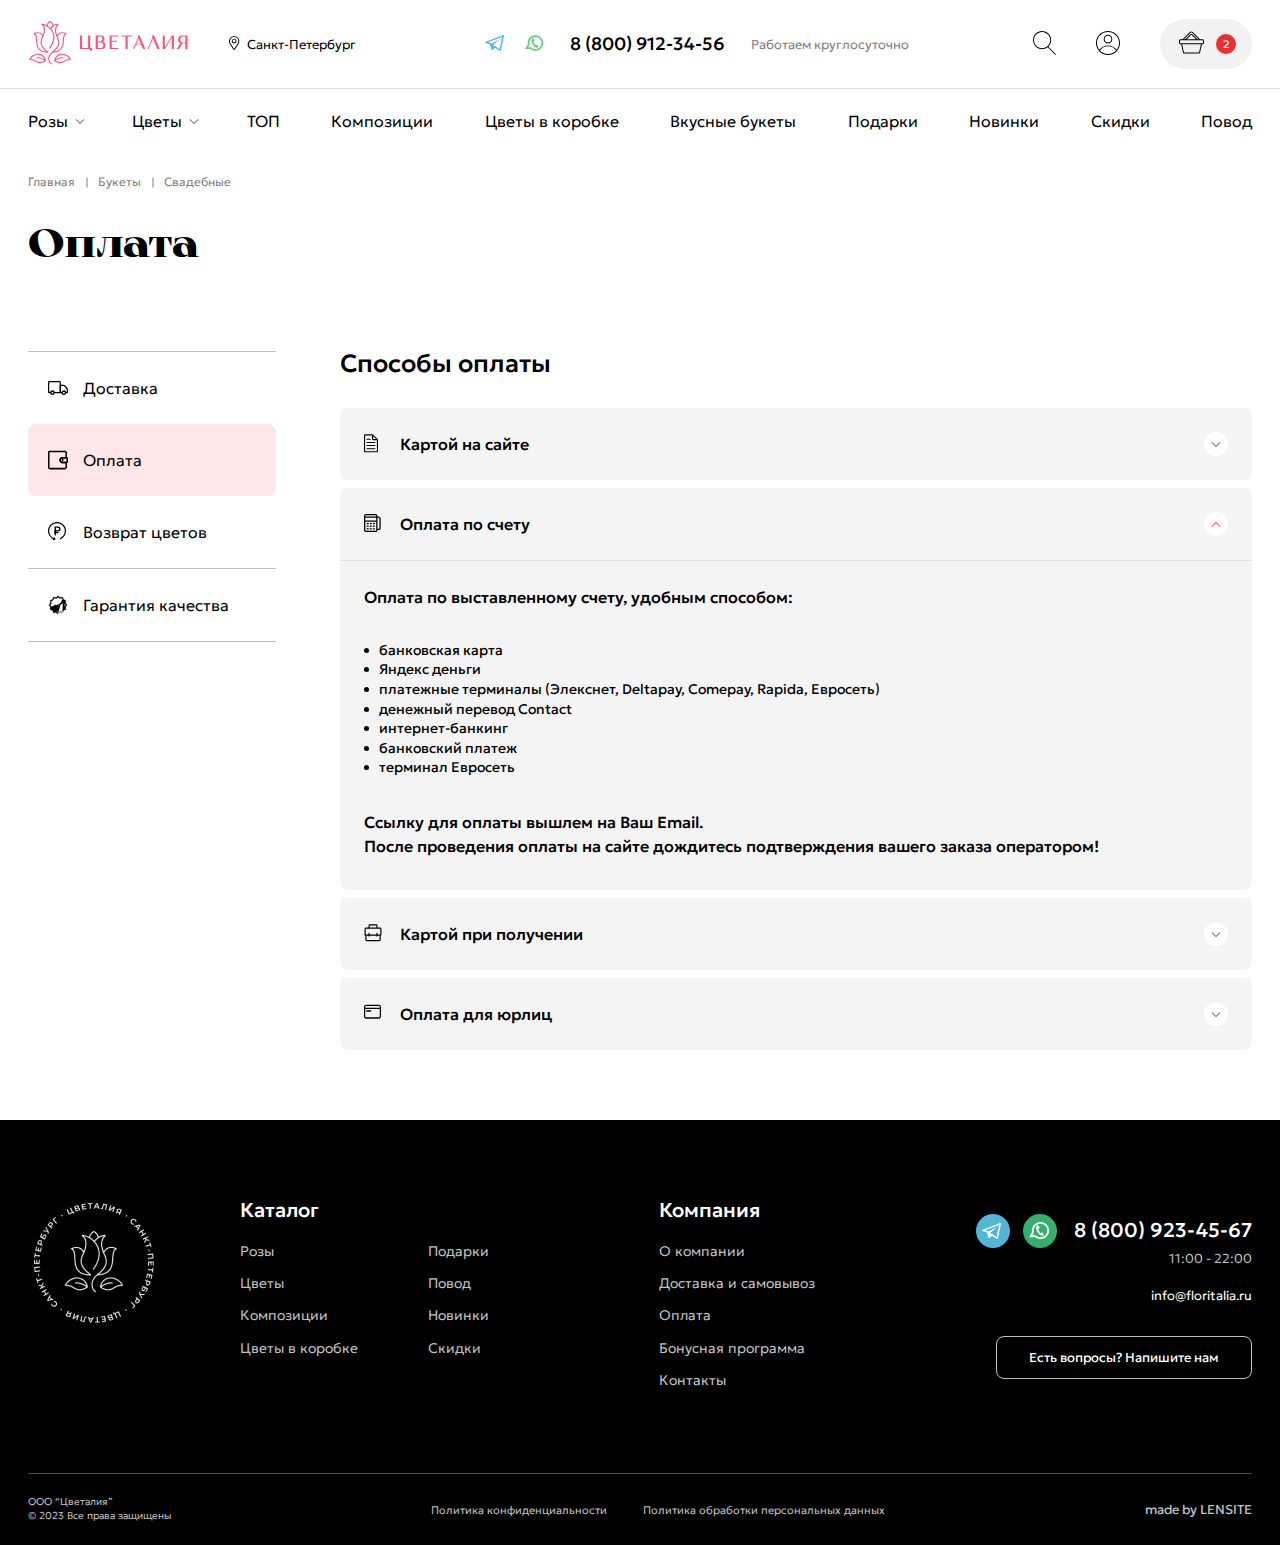
<file: payment.html>
<!DOCTYPE html>
<html lang="ru">
	 <head>
	<title>Главная</title>
	<meta charset="UTF-8">
	<meta name="format-detection" content="telephone=no">
	<link rel="stylesheet" href="css/style.min.css">
	<link rel="shortcut icon" href="favicon.ico">
	<!-- <meta name="robots" content="noindex, nofollow"> -->
	<!-- <meta name="viewport" content="width=device-width, initial-scale=1.0, maximum-scale=1.0, user-scalable=0"> -->
	<meta name="viewport" content="width=device-width, initial-scale=1.0">

	<script defer src="js/vendors.min.js"></script>
	<script defer src="js/app.min.js"></script>
</head>
	<body>
		<div class="wrapper">
			<header class="header">
	<div class="header__container">


		<div class="header__statusBox">
			<div class="header__box">

				<div class="header__top _container">
					<div class="header__left">
						<a href="index.html" class="header__logo"><svg><use xlink:href="img/sprite.svg#logo-up"></use></svg></a>
						<div class="header__sity" data-da=".menu__sity, 991, 1">
							
							<select name="form[]" class="js-sel2 header__select">
								<option value="1" selected>Санкт-Петербург</option>
								<option value="2">Пункт №2</option>
								<option value="3">Пункт №3</option>
								<option value="4">Пункт №4</option>
							</select>
							<div class="header__navig">
								<svg><use xlink:href="img/sprite.svg#navig"></use></svg>
							</div>
						</div>
						
					</div>
			
					<div class="header__center">
						<div class="header__icons">
							<div class="header__icon"><a href="#"><svg><use xlink:href="img/sprite.svg#tg"></use></svg></a></div>
							<div class="header__icon"><a href="#"><svg><use xlink:href="img/sprite.svg#wts"></use></svg></a></div>
						</div>
						<div class="header__number"><a href="#">8 (800) 912-34-56</a></div>
		
						<div class="header__timework">
							<div>Работаем круглосуточно</div>
						</div>				
		
						<a href="index.html" class="header__logoMobile"><svg><use xlink:href="img/sprite.svg#logo-mob"></use></svg></a>
					</div>
			
					<div class="header__right">
						<div class="header__search">
	
							<a href="#search" class="header__searchImage _popup-link">
								<svg><use fill="#000" xlink:href="img/sprite.svg#search"></use></svg>
							</a>
						</div>
						<div class="header__user">
							<a href="#entrance" class="_popup-link"><svg><use xlink:href="img/sprite.svg#user"></use></svg></a>
						</div>
			
						<div class="header__basket">
							<div class="header__basketImage">
								<svg><use fill="#000" xlink:href="img/sprite.svg#cart"></use></svg>
							</div>
							<div class="header__counter">
								<span>2</span>
							</div>
							
						</div>
						
					</div>
	
					<div class="header__basketMenu basket">
						<div class="basket__content">
							<div class="basket__head">
								<h3>Корзина</h3>
							</div>
							<div class="basket__block">
								<div class="basket__box">
									<div class="fast__block">
										<div class="fast__image">
											<img src="img/popup-product.png" alt="">
										</div>
										<div class="fast__info">
											<div class="fast__head">
												<div class="fast__head_image">
													<img src="img/popup-product.png" alt="">
												</div>
												<h4>Букет светлых кустовых пионовидных роз в розовой коробке</h4>
												<div class="fast__close _closeArrow"></div>
											</div>
											<div class="fast__function">
												<div class="fast__size">
													<div class="product__size">
														<svg><use xlink:href="img/sprite.svg#krest"></use></svg>
														<div>40-45 см</div>
													</div>
													<div class="product__size">
														<svg><use xlink:href="img/sprite.svg#up"></use></svg>
														<div>60-65 см</div>
													</div>
												</div>
		
												<div class="fast__quantity">
													<div class="product__quantity quantity">
														<button type="button" class="quantity__button quantity__button_minus"></button>
														<div class="quantity__input">
															<input autocomplete="off" type="text" name="form[]" value="1">
														</div>
														<button type="button" class="quantity__button quantity__button_plus"></button>
													</div>
												</div>
		
												<div class="fast__price">
													<div>3 590 ₽</div>
												</div>
		
											</div>
										</div>
									</div>
								</div>
	
								<div class="basket__box">
									<div class="fast__block">
										<div class="fast__image">
											<img src="img/popup-product.png" alt="">
										</div>
										<div class="fast__info">
											<div class="fast__head">
												<div class="fast__head_image">
													<img src="img/popup-product.png" alt="">
												</div>
												<h4>Букет светлых кустовых пионовидных роз в розовой коробке</h4>
												<div class="fast__close _closeArrow"></div>
											</div>
											<div class="fast__function">
												<div class="fast__size">
													<div class="product__size">
														<svg><use xlink:href="img/sprite.svg#krest"></use></svg>
														<div>40-45 см</div>
													</div>
													<div class="product__size">
														<svg><use xlink:href="img/sprite.svg#up"></use></svg>
														<div>60-65 см</div>
													</div>
												</div>
		
												<div class="fast__quantity">
													<div class="product__quantity quantity">
														<button type="button" class="quantity__button quantity__button_minus"></button>
														<div class="quantity__input">
															<input autocomplete="off" type="text" name="form[]" value="1">
														</div>
														<button type="button" class="quantity__button quantity__button_plus"></button>
													</div>
												</div>
		
												<div class="fast__price">
													<div>3 590 ₽</div>
												</div>
		
											</div>
										</div>
									</div>
								</div>
	
							</div>
	
							<div class="basket__info">
								<div class="basket__text">
									<div>Итого:</div>
								</div>
								<div class="basket__price">
									<div>7180 р</div>
								</div>
							</div>
	
							<div class="basket__buttons">
								<div class="basket__button _button_pink">
									<a href="#">Оформить заказ</a>
								</div>
	
								<div class="basket__button _button_black">
									<a href="#">Перейти в корзину</a>
								</div>
	
							</div>
							<div class="basket__close _closeArrow"></div>
						</div>
					</div>
					
				</div>
	
			</div>
		</div>

		<div class="header__bottom">
			<div class="header__menu menu _container">
				<button type="button" class="menu__icon icon-menu" data-da=".header__left, 991, 1">
					<svg><use xlink:href="img/sprite.svg#crosses"></use></svg>
					<span>Меню</span>
				</button>
				<button type="button" data-da=".header__left, 991, 1" class="menu__arrowBlock">
					<div class="menu__arrow">
						<svg><use xlink:href="img/sprite.svg#arrow-back"></use></svg>
					</div>
					<div class="menu__arrowText">
						<h4>Все цветы</h4>
					</div>
				</button>
				<nav class="menu__body">
					<ul class="menu__list">
						<li class="menu__item menu__item_header _item_arrow _subMenu">
							<a href="#" class="menu__link _item_arrowblock">Розы</a>
							<div class="sub-menu__list">
								
								<ul class="sub-menu__block">
											<!-- 1 -->
											<li class="sub-menu__item">
												<a href="#" class="sub-menu__box">
													<div class="sub-menu__image">
														<img src="img/rose1.png" alt="">
													</div>
													<div class="sub-menu__text">
														<div>Розовые розы</div>
													</div>
												</a>
											</li>

											<!-- 2 -->
											<li class="sub-menu__item">
												<a href="#" class="sub-menu__box">
													<div class="sub-menu__image">
														<img src="img/rose2.png" alt="">
													</div>
													<div class="sub-menu__text">
														<div>Чайные розы</div>
													</div>
												</a>
											</li>

											<!-- 3 -->
											<li class="sub-menu__item">
												<a href="#" class="sub-menu__box">
													<div class="sub-menu__image">
														<img src="img/rose3.png" alt="">
													</div>
													<div class="sub-menu__text">
														<div>Белые розы</div>
													</div>
												</a>
											</li>

										<!-- 4 -->
										<li class="sub-menu__item">
											<a href="#" class="sub-menu__box">
												<div class="sub-menu__image">
													<img src="img/rose4.png" alt="">
												</div>
												<div class="sub-menu__text">
													<div>Красные розы</div>
												</div>
											</a>
										</li>

										<!-- 5 -->
										<li class="sub-menu__item">
											<a href="#" class="sub-menu__box">
												<div class="sub-menu__image">
													<img src="img/rose5.png" alt="">
												</div>
												<div class="sub-menu__text">
													<div>Розы в коробках</div>
												</div>
											</a>
										</li>

										<!-- 6 -->
										<li class="sub-menu__item">
											<a href="#" class="sub-menu__box">
												<div class="sub-menu__image">
													<img src="img/rose6.png" alt="">
												</div>
												<div class="sub-menu__text">
													<div>Букеты из роз</div>
												</div>
											</a>
										</li>

								</ul>
							</div>

						</li>
						<li class="menu__item menu__item_header _item_arrow _subMenu">
							<a href="#" class="menu__link _item_arrowblock">Цветы</a>

							<div class="sub-menu__list">
								<ul class="sub-menu__block">
									<!-- 1 -->
									<li class="sub-menu__item">
										<a href="#" class="sub-menu__box">
											<div class="sub-menu__image">
												<img src="img/flowers1.png" alt="">
											</div>
											<div class="sub-menu__text">
												<div>Альстромерии</div>
											</div>
										</a>
									</li>
	
									<!-- 2 -->
									<li class="sub-menu__item">
										<a href="#" class="sub-menu__box">
											<div class="sub-menu__image">
												<img src="img/flowers2.png" alt="">
											</div>
											<div class="sub-menu__text">
												<div>Герберы</div>
											</div>
										</a>
									</li>
	
									<!-- 3 -->
									<li class="sub-menu__item">
										<a href="#" class="sub-menu__box">
											<div class="sub-menu__image">
												<img src="img/flowers3.png" alt="">
											</div>
											<div class="sub-menu__text">
												<div>Гвоздики</div>
											</div>
										</a>
									</li>
	
									<!-- 4 -->
									<li class="sub-menu__item">
										<a href="#" class="sub-menu__box">
											<div class="sub-menu__image">
												<img src="img/flowers4.png" alt="">
											</div>
											<div class="sub-menu__text">
												<div>Гипсофила</div>
											</div>
										</a>
									</li>
	
									<!-- 5 -->
									<li class="sub-menu__item">
										<a href="#" class="sub-menu__box">
											<div class="sub-menu__image">
												<img src="img/flowers5.png" alt="">
											</div>
											<div class="sub-menu__text">
												<div>Гортензии</div>
											</div>
										</a>
									</li>
	
									<!-- 6 -->
									<li class="sub-menu__item">
										<a href="#" class="sub-menu__box">
											<div class="sub-menu__image">
												<img src="img/flowers6.png" alt="">
											</div>
											<div class="sub-menu__text">
												<div>Ирисы</div>
											</div>
										</a>
									</li>
	
									<!-- 7 -->
									<li class="sub-menu__item">
										<a href="#" class="sub-menu__box">
											<div class="sub-menu__image">
												<img src="img/flowers7.png" alt="">
											</div>
											<div class="sub-menu__text">
												<div>Каллы</div>
											</div>
										</a>
									</li>
	
									<!-- 8 -->
									<li class="sub-menu__item">
										<a href="#" class="sub-menu__box">
											<div class="sub-menu__image">
												<img src="img/flowers8.png" alt="">
											</div>
											<div class="sub-menu__text">
												<div>Лилии</div>
											</div>
										</a>
									</li>
	
									<!-- 9 -->
									<li class="sub-menu__item">
										<a href="#" class="sub-menu__box">
											<div class="sub-menu__image">
												<img src="img/flowers9.png" alt="">
											</div>
											<div class="sub-menu__text">
												<div>Орхидеи</div>
											</div>
										</a>
									</li>

								</ul>
								<ul class="sub-menu__block">

									<!-- 10 -->
									<li class="sub-menu__item">
										<a href="#" class="sub-menu__box">
											<div class="sub-menu__image">
												<img src="img/flowers10.png" alt="">
											</div>
											<div class="sub-menu__text">
												<div>Пионы</div>
											</div>
										</a>
									</li>
	
									<!-- 11 -->
									<li class="sub-menu__item">
										<a href="#" class="sub-menu__box">
											<div class="sub-menu__image">
												<img src="img/flowers11.png" alt="">
											</div>
											<div class="sub-menu__text">
												<div>Подсолнухи</div>
											</div>
										</a>
									</li>
	
									<!-- 12 -->
									<li class="sub-menu__item">
										<a href="#" class="sub-menu__box">
											<div class="sub-menu__image">
												<img src="img/flowers12.png" alt="">
											</div>
											<div class="sub-menu__text">
												<div>Ромашки</div>
											</div>
										</a>
									</li>
	
									<!-- 13 -->
									<li class="sub-menu__item">
										<a href="#" class="sub-menu__box">
											<div class="sub-menu__image">
												<img src="img/flowers13.png" alt="">
											</div>
											<div class="sub-menu__text">
												<div>Статица</div>
											</div>
										</a>
									</li>
	
									<!-- 14 -->
									<li class="sub-menu__item">
										<a href="#" class="sub-menu__box">
											<div class="sub-menu__image">
												<img src="img/flowers14.png" alt="">
											</div>
											<div class="sub-menu__text">
												<div>Сухоцветы</div>
											</div>
										</a>
									</li>
	
									<!-- 15 -->
									<li class="sub-menu__item">
										<a href="#" class="sub-menu__box">
											<div class="sub-menu__image">
												<img src="img/flowers15.png" alt="">
											</div>
											<div class="sub-menu__text">
												<div>Тюльпаны</div>
											</div>
										</a>
									</li>
	
									<!-- 16 -->
									<li class="sub-menu__item">
										<a href="#" class="sub-menu__box">
											<div class="sub-menu__image">
												<img src="img/flowers16.png" alt="">
											</div>
											<div class="sub-menu__text">
												<div>Фрезия</div>
											</div>
										</a>
									</li>
	
									<!-- 17 -->
									<li class="sub-menu__item">
										<a href="#" class="sub-menu__box">
											<div class="sub-menu__image">
												<img src="img/flowers17.png" alt="">
											</div>
											<div class="sub-menu__text">
												<div>Хризантемы</div>
											</div>
										</a>
									</li>
	
									<!-- 18 -->
									<li class="sub-menu__item">
										<a href="#" class="sub-menu__box">
											<div class="sub-menu__image">
												<img src="img/flowers18.png" alt="">
											</div>
											<div class="sub-menu__text">
												<div>Эустома</div>
											</div>
										</a>
									</li>

								</ul>
							</div>
						</li>
						<li class="menu__item"><a href="#" class="menu__link">ТОП</a></li>
						<li class="menu__item"><a href="#" class="menu__link">Композиции</a></li>
						<li class="menu__item"><a href="#" class="menu__link">Цветы в коробке</a></li>
						<li class="menu__item"><a href="#" class="menu__link">Вкусные букеты</a></li>
						<li class="menu__item"><a href="#" class="menu__link">Подарки</a></li>
						<li class="menu__item"><a href="#" class="menu__link">Новинки</a></li>
						<li class="menu__item"><a href="#" class="menu__link">Скидки</a></li>
						<li class="menu__item"><a href="#" class="menu__link">Повод</a></li>
					</ul>
					<div class="menu__pages">
						<ul class="menu__pagesMenu">
							<li class="menu__pagesItem"><a href="#">О компании</a></li>
							<li class="menu__pagesItem"><a href="#">Доставка и самовывоз</a></li>
							<li class="menu__pagesItem"><a href="#">Оплата</a></li>
							<li class="menu__pagesItem"><a href="#">Бонусная программа</a></li>
							<li class="menu__pagesItem"><a href="#">Контакты</a></li>
						</ul>
					</div>
					<div class="menu__sity">

					</div>
				</nav>
			</div>
		</div>



	</div>
</header>


<div class="chase">
	<div class="chase__block _container">
		<div class="chase__menu">

			
			<div class="header__menu menu">
				<nav class="menu__body">
					<ul class="menu__list">
						<li class="menu__item menu__item_header _item_arrow _subMenu">
							<a href="#" class="menu__link _item_arrowblock">Розы</a>
							<ul class="sub-menu__list">
								<div class="sub-menu__block">
										<!-- 1 -->
										<li class="sub-menu__item">
											<a href="#" class="sub-menu__box">
												<div class="sub-menu__image">
													<img src="img/rose1.png" alt="">
												</div>
												<div class="sub-menu__text">
													<div>Розовые розы</div>
												</div>
											</a>
										</li>

										<!-- 2 -->
										<li class="sub-menu__item">
											<a href="#" class="sub-menu__box">
												<div class="sub-menu__image">
													<img src="img/rose2.png" alt="">
												</div>
												<div class="sub-menu__text">
													<div>Чайные розы</div>
												</div>
											</a>
										</li>

										<!-- 3 -->
										<li class="sub-menu__item">
											<a href="#" class="sub-menu__box">
												<div class="sub-menu__image">
													<img src="img/rose3.png" alt="">
												</div>
												<div class="sub-menu__text">
													<div>Белые розы</div>
												</div>
											</a>
										</li>

									<!-- 4 -->
									<li class="sub-menu__item">
										<a href="#" class="sub-menu__box">
											<div class="sub-menu__image">
												<img src="img/rose4.png" alt="">
											</div>
											<div class="sub-menu__text">
												<div>Красные розы</div>
											</div>
										</a>
									</li>

									<!-- 5 -->
									<li class="sub-menu__item">
										<a href="#" class="sub-menu__box">
											<div class="sub-menu__image">
												<img src="img/rose5.png" alt="">
											</div>
											<div class="sub-menu__text">
												<div>Розы в коробках</div>
											</div>
										</a>
									</li>

									<!-- 6 -->
									<li class="sub-menu__item">
										<a href="#" class="sub-menu__box">
											<div class="sub-menu__image">
												<img src="img/rose6.png" alt="">
											</div>
											<div class="sub-menu__text">
												<div>Букеты из роз</div>
											</div>
										</a>
									</li>

								</div>

							</ul>

						</li>
						<li class="menu__item menu__item_header _item_arrow _subMenu">
							<a href="#" class="menu__link _item_arrowblock">Цветы</a>
							<ul class="sub-menu__list">
								<div class="sub-menu__block">
									<!-- 1 -->
									<li class="sub-menu__item">
										<a href="#" class="sub-menu__box">
											<div class="sub-menu__image">
												<img src="img/flowers1.png" alt="">
											</div>
											<div class="sub-menu__text">
												<div>Альстромерии</div>
											</div>
										</a>
									</li>
	
									<!-- 2 -->
									<li class="sub-menu__item">
										<a href="#" class="sub-menu__box">
											<div class="sub-menu__image">
												<img src="img/flowers2.png" alt="">
											</div>
											<div class="sub-menu__text">
												<div>Герберы</div>
											</div>
										</a>
									</li>
	
									<!-- 3 -->
									<li class="sub-menu__item">
										<a href="#" class="sub-menu__box">
											<div class="sub-menu__image">
												<img src="img/flowers3.png" alt="">
											</div>
											<div class="sub-menu__text">
												<div>Гвоздики</div>
											</div>
										</a>
									</li>
	
									<!-- 4 -->
									<li class="sub-menu__item">
										<a href="#" class="sub-menu__box">
											<div class="sub-menu__image">
												<img src="img/flowers4.png" alt="">
											</div>
											<div class="sub-menu__text">
												<div>Гипсофила</div>
											</div>
										</a>
									</li>
	
									<!-- 5 -->
									<li class="sub-menu__item">
										<a href="#" class="sub-menu__box">
											<div class="sub-menu__image">
												<img src="img/flowers5.png" alt="">
											</div>
											<div class="sub-menu__text">
												<div>Гортензии</div>
											</div>
										</a>
									</li>
	
									<!-- 6 -->
									<li class="sub-menu__item">
										<a href="#" class="sub-menu__box">
											<div class="sub-menu__image">
												<img src="img/flowers6.png" alt="">
											</div>
											<div class="sub-menu__text">
												<div>Ирисы</div>
											</div>
										</a>
									</li>
	
									<!-- 7 -->
									<li class="sub-menu__item">
										<a href="#" class="sub-menu__box">
											<div class="sub-menu__image">
												<img src="img/flowers7.png" alt="">
											</div>
											<div class="sub-menu__text">
												<div>Каллы</div>
											</div>
										</a>
									</li>
	
									<!-- 8 -->
									<li class="sub-menu__item">
										<a href="#" class="sub-menu__box">
											<div class="sub-menu__image">
												<img src="img/flowers8.png" alt="">
											</div>
											<div class="sub-menu__text">
												<div>Лилии</div>
											</div>
										</a>
									</li>
	
									<!-- 9 -->
									<li class="sub-menu__item">
										<a href="#" class="sub-menu__box">
											<div class="sub-menu__image">
												<img src="img/flowers9.png" alt="">
											</div>
											<div class="sub-menu__text">
												<div>Орхидеи</div>
											</div>
										</a>
									</li>
								</div>
								
								<div class="sub-menu__block">
									<!-- 10 -->
									<li class="sub-menu__item">
										<a href="#" class="sub-menu__box">
											<div class="sub-menu__image">
												<img src="img/flowers10.png" alt="">
											</div>
											<div class="sub-menu__text">
												<div>Пионы</div>
											</div>
										</a>
									</li>
	
									<!-- 11 -->
									<li class="sub-menu__item">
										<a href="#" class="sub-menu__box">
											<div class="sub-menu__image">
												<img src="img/flowers11.png" alt="">
											</div>
											<div class="sub-menu__text">
												<div>Подсолнухи</div>
											</div>
										</a>
									</li>
	
									<!-- 12 -->
									<li class="sub-menu__item">
										<a href="#" class="sub-menu__box">
											<div class="sub-menu__image">
												<img src="img/flowers12.png" alt="">
											</div>
											<div class="sub-menu__text">
												<div>Ромашки</div>
											</div>
										</a>
									</li>
	
									<!-- 13 -->
									<li class="sub-menu__item">
										<a href="#" class="sub-menu__box">
											<div class="sub-menu__image">
												<img src="img/flowers13.png" alt="">
											</div>
											<div class="sub-menu__text">
												<div>Статица</div>
											</div>
										</a>
									</li>
	
									<!-- 14 -->
									<li class="sub-menu__item">
										<a href="#" class="sub-menu__box">
											<div class="sub-menu__image">
												<img src="img/flowers14.png" alt="">
											</div>
											<div class="sub-menu__text">
												<div>Сухоцветы</div>
											</div>
										</a>
									</li>
	
									<!-- 15 -->
									<li class="sub-menu__item">
										<a href="#" class="sub-menu__box">
											<div class="sub-menu__image">
												<img src="img/flowers15.png" alt="">
											</div>
											<div class="sub-menu__text">
												<div>Тюльпаны</div>
											</div>
										</a>
									</li>
	
									<!-- 16 -->
									<li class="sub-menu__item">
										<a href="#" class="sub-menu__box">
											<div class="sub-menu__image">
												<img src="img/flowers16.png" alt="">
											</div>
											<div class="sub-menu__text">
												<div>Фрезия</div>
											</div>
										</a>
									</li>
	
									<!-- 17 -->
									<li class="sub-menu__item">
										<a href="#" class="sub-menu__box">
											<div class="sub-menu__image">
												<img src="img/flowers17.png" alt="">
											</div>
											<div class="sub-menu__text">
												<div>Хризантемы</div>
											</div>
										</a>
									</li>
	
									<!-- 18 -->
									<li class="sub-menu__item">
										<a href="#" class="sub-menu__box">
											<div class="sub-menu__image">
												<img src="img/flowers18.png" alt="">
											</div>
											<div class="sub-menu__text">
												<div>Эустома</div>
											</div>
										</a>
									</li>
								</div>

							</ul>
						</li>
						<li class="menu__item"><a href="#" class="menu__link">ТОП</a></li>
						<li class="menu__item"><a href="#" class="menu__link">Композиции</a></li>
						<li class="menu__item"><a href="#" class="menu__link">Цветы в коробке</a></li>
						<li class="menu__item"><a href="#" class="menu__link">Вкусные букеты</a></li>
						<li class="menu__item"><a href="#" class="menu__link">Подарки</a></li>
						<li class="menu__item"><a href="#" class="menu__link">Новинки</a></li>
						<li class="menu__item"><a href="#" class="menu__link">Скидки</a></li>
						<li class="menu__item"><a href="#" class="menu__link">Повод</a></li>
					</ul>
					<div class="menu__pages">
						<ul class="menu__pagesMenu">
							<li class="menu__pagesItem"><a href="#">О компании</a></li>
							<li class="menu__pagesItem"><a href="#">Доставка и самовывоз</a></li>
							<li class="menu__pagesItem"><a href="#">Оплата</a></li>
							<li class="menu__pagesItem"><a href="#">Бонусная программа</a></li>
							<li class="menu__pagesItem"><a href="#">Контакты</a></li>
						</ul>
					</div>
					<div class="menu__sity">

					</div>
				</nav>
			</div>


		</div>

		<div class="chase__cart">
			<div class="header__basket">
				<div class="header__basketImage">
					<svg><use fill="#000" xlink:href="img/sprite.svg#cart"></use></svg>
				</div>
				<div class="header__counter">
					<span>2</span>
				</div>
				
			</div>
		</div>

		<!-- <div class="header__basketMenu basket">
			<div class="basket__content">
				<div class="basket__head">
					<h3>Корзина</h3>
				</div>
				<div class="basket__block">
					<div class="basket__box">
						<div class="fast__block">
							<div class="fast__image">
								<img src="img/popup-product.png" alt="">
							</div>
							<div class="fast__info">
								<div class="fast__head">
									<div class="fast__head_image">
										<img src="img/popup-product.png" alt="">
									</div>
									<h4>Букет светлых кустовых пионовидных роз в розовой коробке</h4>
									<div class="fast__close _closeArrow"></div>
								</div>
								<div class="fast__function">
									<div class="fast__size">
										<div class="product__size">
											<svg><use xlink:href="/img/sprite.svg#krest"></use></svg>
											<p>40-45 см</p>
										</div>
										<div class="product__size">
											<svg><use xlink:href="/img/sprite.svg#up"></use></svg>
											<p>60-65 см</p>
										</div>
									</div>

									<div class="fast__quantity">
										<div class="product__quantity quantity">
											<button type="button" class="quantity__button quantity__button_minus"></button>
											<div class="quantity__input">
												<input autocomplete="off" type="text" name="form[]" value="1">
											</div>
											<button type="button" class="quantity__button quantity__button_plus"></button>
										</div>
									</div>

									<div class="fast__price">
										<p>3 590 ₽</p>
									</div>

								</div>
							</div>
						</div>
					</div>

					<div class="basket__box">
						<div class="fast__block">
							<div class="fast__image">
								<img src="img/popup-product.png" alt="">
							</div>
							<div class="fast__info">
								<div class="fast__head">
									<div class="fast__head_image">
										<img src="img/popup-product.png" alt="">
									</div>
									<h4>Букет светлых кустовых пионовидных роз в розовой коробке</h4>
									<div class="fast__close _closeArrow"></div>
								</div>
								<div class="fast__function">
									<div class="fast__size">
										<div class="product__size">
											<svg><use xlink:href="/img/sprite.svg#krest"></use></svg>
											<p>40-45 см</p>
										</div>
										<div class="product__size">
											<svg><use xlink:href="/img/sprite.svg#up"></use></svg>
											<p>60-65 см</p>
										</div>
									</div>

									<div class="fast__quantity">
										<div class="product__quantity quantity">
											<button type="button" class="quantity__button quantity__button_minus"></button>
											<div class="quantity__input">
												<input autocomplete="off" type="text" name="form[]" value="1">
											</div>
											<button type="button" class="quantity__button quantity__button_plus"></button>
										</div>
									</div>

									<div class="fast__price">
										<p>3 590 ₽</p>
									</div>

								</div>
							</div>
						</div>
					</div>

				</div>

				<div class="basket__info">
					<div class="basket__text">
						<p>Итого:</p>
					</div>
					<div class="basket__price">
						<p>7180 р</p>
					</div>
				</div>

				<div class="basket__buttons">
					<div class="basket__button">
						<a href="#">Оформить заказ</a>
					</div>

					<div class="basket__button">
						<a href="#">Перейти в корзину</a>
					</div>

				</div>
			</div>
		</div> -->

	</div>
</div>
			<main class="page">


            <div class="cap">
					<div class="cap__content _container">
						<ul class="cap__crumbs">
							<li class="cap__crumb">
								<a href="#" class="cap__crumb_link">Главная</a>
							</li>
							<li class="cap__crumb">
								<a href="#" class="cap__crumb_link">Букеты</a>
							</li>
							<li class="cap__crumb">
								<a href="#" class="cap__crumb_link">Свадебные</a>
							</li>
						</ul>
						<div class="cap__header">
							<h1 class="_macherTitle">Оплата</h1>
                     <div class="cap__burger">
                        <span></span>
                     </div>
						</div>
					</div>
					
				</div>


            <div class="client">
               <div class="client__content _container">
                  <div class="client__sidebar">
                     <div  class="personal" data-da=".cap, 991, 1">
                        <div class="personal__content">
                           <ul class="personal__list">
                              <li class="personal__item"><a href="delivery.html" class="personal__link"><svg><use xlink:href="img/sprite.svg#delivery"></use></svg><span class="personal__text">Доставка</span></a></li>
                              <li class="personal__item _active"><a href="payment.html" class="personal__link"><svg><use xlink:href="img/sprite.svg#payment"></use></svg><span class="personal__text">Оплата</span></a></li>
                              <li class="personal__item"><a href="#" class="personal__link"><svg><use xlink:href="img/sprite.svg#return"></use></svg><span class="personal__text">Возврат цветов</span></a></li>
                              <li class="personal__item"><a href="#" class="personal__link"><svg><use xlink:href="img/sprite.svg#quarantee"></use></svg><span class="personal__text">Гарантия качества</span></a></li>
                           </ul>
                        </div>
                     </div>
                  </div>

						<div class="client__box">
                     <div class="payment">
                        <h3 class="payment__head">Способы оплаты</h3>
                        <div data-spollers class="payment__spollers spollers">
                           <div class="payment__item spollers__item">
                              <button type="button" data-spoller class="payment__title spollers__title">
                                 <div class="payment__info">
                                    <div class="payment__images">
                                       <svg><use xlink:href="img/sprite.svg#sity"></use></svg>
                                    </div>
                                    <div class="payment__name">Картой на сайте</div>
                                 </div>

                                 <div class="payment__icon">
                                    <div class="spollers__arrow"></div>
                                 </div>
                              </button>
                              <div class="payment__body spollers__body">
                                 <div class="payment__case">
                                    <div class="payment__hat">Оплата по выставленному счету, удобным способом:</div>
                                    <ul class="payment__list">
                                       <li class="payment__link">банковская карта</li>
                                       <li class="payment__link">Яндекс деньги</li>
                                       <li class="payment__link">платежные терминалы (Элекcнет, Deltapay, Comepay, Rapida, Евросеть)</li>
                                       <li class="payment__link">денежный перевод Contact</li>
                                       <li class="payment__link">интернет-банкинг</li>
                                       <li class="payment__link">банковский платеж</li>
                                       <li class="payment__link">терминал Евросеть</li>
                                    </ul>
                                    <div class="payment__text">
                                       Ссылку для оплаты вышлем на Ваш Email. <br>
                                       После проведения оплаты на сайте дождитесь подтверждения вашего заказа оператором!
                                    </div>
                                 </div>
                                 
                              </div>
                           </div>

                           <div class="payment__item spollers__item">
                              <button type="button" data-spoller class="payment__title spollers__title _active">
                                 <div class="payment__info">
                                    <div class="payment__images">
                                       <svg><use xlink:href="img/sprite.svg#schet"></use></svg>
                                    </div>
                                    <div class="payment__name">Оплата по счету</div>
                                 </div>

                                 <div class="payment__icon">
                                    <div class="spollers__arrow"></div>
                                 </div>
                              </button>
                              <div class="payment__body spollers__body">
                                 <div class="payment__case">
                                    <div class="payment__hat">Оплата по выставленному счету, удобным способом:</div>
                                    <ul class="payment__list">
                                       <li class="payment__link">банковская карта</li>
                                       <li class="payment__link">Яндекс деньги</li>
                                       <li class="payment__link">платежные терминалы (Элекcнет, Deltapay, Comepay, Rapida, Евросеть)</li>
                                       <li class="payment__link">денежный перевод Contact</li>
                                       <li class="payment__link">интернет-банкинг</li>
                                       <li class="payment__link">банковский платеж</li>
                                       <li class="payment__link">терминал Евросеть</li>
                                    </ul>
                                    <div class="payment__text">
                                       Ссылку для оплаты вышлем на Ваш Email. <br>
                                       После проведения оплаты на сайте дождитесь подтверждения вашего заказа оператором!
                                    </div>
                                 </div>
                              </div>
                           </div>

                           <div class="payment__item spollers__item">
                              <button type="button" data-spoller class="payment__title spollers__title">
                                 <div class="payment__info">
                                    <div class="payment__images">
                                       <svg><use xlink:href="img/sprite.svg#receiving"></use></svg>
                                    </div>
                                    <div class="payment__name">Картой при получении</div>
                                 </div>

                                 <div class="payment__icon">
                                    <div class="spollers__arrow"></div>
                                 </div>
                              </button>
                              <div class="payment__body spollers__body">
                                 <div class="payment__case">
                                    <div class="payment__hat">Оплата по выставленному счету, удобным способом:</div>
                                    <ul class="payment__list">
                                       <li class="payment__link">банковская карта</li>
                                       <li class="payment__link">Яндекс деньги</li>
                                       <li class="payment__link">платежные терминалы (Элекcнет, Deltapay, Comepay, Rapida, Евросеть)</li>
                                       <li class="payment__link">денежный перевод Contact</li>
                                       <li class="payment__link">интернет-банкинг</li>
                                       <li class="payment__link">банковский платеж</li>
                                       <li class="payment__link">терминал Евросеть</li>
                                    </ul>
                                    <div class="payment__text">
                                       Ссылку для оплаты вышлем на Ваш Email. <br>
                                       После проведения оплаты на сайте дождитесь подтверждения вашего заказа оператором!
                                    </div>
                                 </div>
                              </div>
                           </div>

                           <div class="payment__item spollers__item">
                              <button type="button" data-spoller class="payment__title spollers__title">
                                 <div class="payment__info">
                                    <div class="payment__images">
                                       <svg><use xlink:href="img/sprite.svg#orlic"></use></svg>
                                    </div>
                                    <div class="payment__name">Оплата для юрлиц</div>
                                 </div>

                                 <div class="payment__icon">
                                    <div class="spollers__arrow"></div>
                                 </div>
                              </button>
                              <div class="payment__body spollers__body">
                                 <div class="payment__case">
                                    <div class="payment__hat">Оплата по выставленному счету, удобным способом:</div>
                                    <ul class="payment__list">
                                       <li class="payment__link">банковская карта</li>
                                       <li class="payment__link">Яндекс деньги</li>
                                       <li class="payment__link">платежные терминалы (Элекcнет, Deltapay, Comepay, Rapida, Евросеть)</li>
                                       <li class="payment__link">денежный перевод Contact</li>
                                       <li class="payment__link">интернет-банкинг</li>
                                       <li class="payment__link">банковский платеж</li>
                                       <li class="payment__link">терминал Евросеть</li>
                                    </ul>
                                    <div class="payment__text">
                                       Ссылку для оплаты вышлем на Ваш Email. <br>
                                       После проведения оплаты на сайте дождитесь подтверждения вашего заказа оператором!
                                    </div>
                                 </div>
                              </div>
                           </div>
                        </div>
                     </div>
                  </div>
                  <div class="back"></div>
               </div>
            </div>



         </main>
			<footer class="footer">
	<div class="footer__container _container">
		<div class="footer__top">
			<div class="footer__center">
				<div class="footer__blockImage">
					<a href="#" class="footer__logo" data-da=".footer__blockLast, 768, last"><svg><use xlink:href="img/sprite.svg#footerSvg"></use></svg></a>
					<div class="footer__block">
						<div class="footer__title">
							<h3>Каталог</h3>
						</div>
						<div class="footer__catalog">
							<ul class="footer__list">
								<li class="footer__item"><a href="catalog.html">Розы</a></li>
								<li class="footer__item"><a href="#">Цветы</a></li>
								<li class="footer__item"><a href="#">Композиции</a></li>
								<li class="footer__item"><a href="#">Цветы в коробке</a></li>
							</ul>
							<ul class="footer__list">
								<li class="footer__item"><a href="#">Подарки</a></li>
								<li class="footer__item"><a href="#">Повод</a></li>
								<li class="footer__item"><a href="#">Новинки</a></li>
								<li class="footer__item"><a href="special.html">Скидки</a></li>
							</ul>
						</div>
						
					</div>
				</div>

				<div class="footer__block footer__blockLast">
					<div class="footer__title">
						<h3>Компания</h3>
					</div>
					<ul class="footer__list">
						<li class="footer__item"><a href="company.html">О компании</a></li>
						<li class="footer__item"><a href="#">Доставка и самовывоз</a></li>
						<li class="footer__item"><a href="payment.html">Оплата</a></li>
						<li class="footer__item"><a href="bonus.html">Бонусная программа</a></li>
						<li class="footer__item"><a href="contact.html">Контакты</a></li>
					</ul>
				</div>

			</div>
			<div class="footer__right">
				<div class="footer__phone">
					<div class="footer__icons">
						<a href="#" class="footer__icon">
							<svg><use xlink:href="img/sprite.svg#foot-tg"></use></svg>
						</a>
						<a href="#" class="footer__icon">
							<svg><use xlink:href="img/sprite.svg#wts-foot"></use></svg>
						</a>
					</div>
					<div class="footer__number">
						<a href="#">8 (800) 923-45-67</a>
					</div>
				</div>
				<div class="footer__time">
					<div>11:00 - 22:00</div>
				</div>
				<div class="footer__email">
					<div>info@floritalia.ru</div>
				</div>
				<div class="footer__button">Есть вопросы? Напишите нам</div>
			</div>
		</div>

		<div class="footer__bottom">
			<div class="footer__box">
				<div class="footer__comp">
					<div>ООО “Цветалия”</div>
					<div>© 2023 Все права защищены</div>
				</div>
				<div class="footer__policy" data-da=".footer__bottom, 768, 0">
					<div class="footer__privacy">
						<a href="#">Политика конфиденциальности</a>
					</div>
					<div class="footer__privacy">
						<a href="#">Политика обработки персональных данных</a>
					</div>
				</div>
				<div class="footer__lensite">
					<div>made by LENSITE</div>
				</div>
			</div>
		</div>
	</div>
</footer>
		</div>
		<div class="popup popup_product">
	<div class="popup__content">
		<div class="popup__body">
			<div class="popup__close _closeArrow"></div>
			<div class="fast">
				<div class="popup__fast fast">
					<div class="fast__title">
						<h3>Быстрый заказ</h3>
					</div>
					<div class="fast__text">
						<div>Оформите заказ по телефону +7(812) 912-34-56 или заполните форму ниже</div>
					</div>
					<form action="#" class="fast__form">
						<div class="fast__contact">
							<div class="fast__input">
								<label for="">Ваше имя</label>
								<input autocomplete="off" type="text" name="form[]" data-value="" data-error="Введите корректное значение" placeholder="" class="input _req">
								<div class="form__error"></div>
							</div>
							<div class="fast__input">
								<label for="">Номер телефона</label>
								<input autocomplete="off" type="text" name="form[]" data-value="" data-error="Введите корректное значение" placeholder="" class="input _req _phone">
								<div class="form__error"></div>
							</div>
						</div>

						<div class="fast__box">

							<!-- 1 -->
							<div class="fast__block">
								<div class="fast__image">
									<img src="img/popup-product.png" alt="">
								</div>
								<div class="fast__info">
									<div class="fast__head">
										<div class="fast__head_image">
											<img src="img/popup-product.png" alt="">
										</div>
										<h4>Букет светлых кустовых пионовидных роз в розовой коробке</h4>
										<div class="fast__close _closeArrow"></div>
									</div>
									<div class="fast__function">
										<div class="fast__size">
											<div class="product__size">
												<svg><use xlink:href="img/sprite.svg#krest"></use></svg>
												<div>40-45 см</div>
											</div>
											<div class="product__size">
												<svg><use xlink:href="img/sprite.svg#up"></use></svg>
												<div>60-65 см</div>
											</div>
										</div>

										<div class="fast__quantity">
											<div class="product__quantity quantity">
												<button type="button" class="quantity__button quantity__button_minus"></button>
												<div class="quantity__input">
													<input autocomplete="off" type="text" name="form[]" value="1">
												</div>
												<button type="button" class="quantity__button quantity__button_plus"></button>
											</div>
										</div>

										<div class="fast__price">
											<div>3 590 ₽</div>
										</div>

									</div>
								</div>
							</div>

							<!-- 2 -->
							<div class="fast__block">
								<div class="fast__image">
									<img src="img/popup-product.png" alt="">
								</div>
								<div class="fast__info">
									<div class="fast__head">
										<div class="fast__head_image">
											<img src="img/popup-product.png" alt="">
										</div>
										<h4>Букет светлых кустовых пионовидных роз в розовой коробке</h4>
										<div class="fast__close _closeArrow"></div>
									</div>
									<div class="fast__function">
										<div class="fast__size">
											<div class="product__size">
												<svg><use xlink:href="img/sprite.svg#krest"></use></svg>
												<div>40-45 см</div>
											</div>
											<div class="product__size">
												<svg><use xlink:href="img/sprite.svg#up"></use></svg>
												<div>60-65 см</div>
											</div>
										</div>

										<div class="fast__quantity">
											<div class="product__quantity quantity">
												<button type="button" class="quantity__button quantity__button_minus"></button>
												<div class="quantity__input">
													<input autocomplete="off" type="text" name="form[]" value="1">
												</div>
												<button type="button" class="quantity__button quantity__button_plus"></button>
											</div>
										</div>

										<div class="fast__price">
											<div>3 590 ₽</div>
										</div>

									</div>
								</div>
							</div>
						</div>


						<div class="fast__button">
							<button type="submit" class="button btn">Отправить</button>
						</div>

						<div class="fast__checkbox checkbox">
							<input id="c_11" data-error="Ошибка" class="checkbox__input" type="checkbox" value="1" name="form[]">
							<label for="c_11" class="checkbox__label"><span class="checkbox__text">Принимаю условия <a href="">Публичной оферты</a></span></label>
						</div>
						
						
					</form>
				</div>
			</div>
		</div>
	</div>
</div>



<div class="popup popup_entrance">
	<div class="popup__content">
		<div class="popup__body">
			<div class="popup__close _closeArrow"></div>
			<div class="entrance">
				<div class="entrance__head">
					<h3>Вход</h3>
				</div>
				<form action="#" class="entrance__form">
					<div class="entrance__block">
						<div class="entrance__input">
							<label for="c_9" class="label"><span class="label">Телефон или e-mail</span></label>
							<input id="c_9" autocomplete="off" data-error="Введите корректное значение" class="input _req" type="text" value="" name="form[]">
						</div>

						<div class="entrance__input">
							<label for="c_10" class="label"><span class="label">Введите код из СМС</span></label>
							<input id="c_10" autocomplete="off" data-error="Введите корректное значение" class="input _req" type="text" value="" name="form[]">
						</div>

						<div class="entrance__time">
							<div>Запросить код повторно: 56 с</div>
						</div>
					</div>

					<div class="entrance__buttons">
						<div class="entrance__button entrance__send _button_pink">
							<button type="submit" class="button">Отправить</button>
						</div>
						<div class="entrance__button entrance__register _button_black">
							<a href="#register" class="_popup-link">Регистрация</a>
						</div>
					</div>
					<div class="entrance__sendPassword">
						<a href="#next" class="_popup-link">Вход с паролем</a>
					</div>
					
				</form>
			</div>
		</div>
	</div>
</div>


<div class="popup popup_search">
	<div class="popup__content">
		<div class="popup__body">
			<div class="popup__close _closeArrow"></div>
			<div class="search">
				<div class="search__content">
					<div class="search__block">
						<div class="search__input">
							<input autocomplete="off" type="text" name="form[]" data-error="Ошибка" value="Розы" placeholder="" class="input">
							<div class="search__icon">
								<svg><use xlink:href="img/sprite.svg#search"></use></svg>
							</div>
						</div>
					</div>
					

					<!-- <div data-tabs class="search__tabs tabs _tabs">
						<nav data-tabs-titles class="tabs__navigation">
							<button type="button" class="tabs__title _tabs-item _active">Все</button>
							<button type="button" class="tabs__title _tabs-item">Категории</button>
							<button type="button" class="tabs__title _tabs-item">Товары</button>
						</nav>
						<div data-tabs-body class="tabs__content">
							<div class="tabs__bod _tabs-block _active">


								<div class="search__boxes">
									<div class="search__header">
										<h3>Категории <span>(11)</span></h3>
									</div>
									<div class="search__category">
										<a href="#" class="search__box">
											<div class="search__images">
												<img src="img/flowers1.png" alt="">
											</div>
											<div class="search__name">Розы</div>
										</a>

										<a href="#" class="search__box">
											<div class="search__images">
												<img src="img/flowers1.png" alt="">
											</div>
											<div class="search__name">Розы</div>
										</a>

										<a href="#" class="search__box">
											<div class="search__images">
												<img src="img/flowers1.png" alt="">
											</div>
											<div class="search__name">Розы</div>
										</a>

										<a href="#" class="search__box">
											<div class="search__images">
												<img src="img/flowers1.png" alt="">
											</div>
											<div class="search__name">Розы</div>
										</a>

										<a href="#" class="search__box">
											<div class="search__images">
												<img src="img/flowers1.png" alt="">
											</div>
											<div class="search__name">Розы</div>
										</a>

										<a href="#" class="search__box">
											<div class="search__images">
												<img src="img/flowers1.png" alt="">
											</div>
											<div class="search__name">Розы</div>
										</a>

										<a href="#" class="search__box">
											<div class="search__images">
												<img src="img/flowers1.png" alt="">
											</div>
											<div class="search__name">Розы</div>
										</a>

										<a href="#" class="search__box">
											<div class="search__images">
												<img src="img/flowers1.png" alt="">
											</div>
											<div class="search__name">Розы</div>
										</a>

										<a href="#" class="search__box">
											<div class="search__images">
												<img src="img/flowers1.png" alt="">
											</div>
											<div class="search__name">Розы</div>
										</a>

										<a href="#" class="search__box">
											<div class="search__images">
												<img src="img/flowers1.png" alt="">
											</div>
											<div class="search__name">Розы</div>
										</a>

										<a href="#" class="search__box">
											<div class="search__images">
												<img src="img/flowers1.png" alt="">
											</div>
											<div class="search__name">Розы</div>
										</a>
									</div>
								</div>

								<div class="search__boxes">
									<div class="search__header">
										<h3>Товары <span>(456)</span></h3>
									</div>

									<div class="search__product">

										<a href="#" class="search__box">
											<div class="search__images product__image">
												<img src="img/product.png" alt="">
											</div>
											<div class="search__name">Букет светлых кустовых пионовидных роз в розовой коробке</div>
											<div class="search__prices">
												<div class="search__subPrice">4 250 ₽</div>
												<div class="search__price">3 590 ₽</div>
											</div>
										</a>

										<a href="#" class="search__box">
											<div class="search__images product__image">
												<img src="img/product.png" alt="">
											</div>
											<div class="search__name">Букет светлых кустовых пионовидных роз в розовой коробке</div>
											<div class="search__prices">
												<div class="search__subPrice">4 250 ₽</div>
												<div class="search__price">3 590 ₽</div>
											</div>
										</a>

										<a href="#" class="search__box">
											<div class="search__images product__image">
												<img src="img/product.png" alt="">
											</div>
											<div class="search__name">Букет светлых кустовых пионовидных роз в розовой коробке</div>
											<div class="search__prices">
												<div class="search__subPrice">4 250 ₽</div>
												<div class="search__price">3 590 ₽</div>
											</div>
										</a>

										<a href="#" class="search__box">
											<div class="search__images product__image">
												<img src="img/product.png" alt="">
											</div>
											<div class="search__name">Букет светлых кустовых пионовидных роз в розовой коробке</div>
											<div class="search__prices">
												<div class="search__subPrice">4 250 ₽</div>
												<div class="search__price">3 590 ₽</div>
											</div>
										</a>

										<a href="#" class="search__box">
											<div class="search__images product__image">
												<img src="img/product.png" alt="">
											</div>
											<div class="search__name">Букет светлых кустовых пионовидных роз в розовой коробке</div>
											<div class="search__prices">
												<div class="search__subPrice">4 250 ₽</div>
												<div class="search__price">3 590 ₽</div>
											</div>
										</a>

										<a href="#" class="search__box">
											<div class="search__images product__image">
												<img src="img/product.png" alt="">
											</div>
											<div class="search__name">Букет светлых кустовых пионовидных роз в розовой коробке</div>
											<div class="search__prices">
												<div class="search__subPrice">4 250 ₽</div>
												<div class="search__price">3 590 ₽</div>
											</div>
										</a>

										<a href="#" class="search__box">
											<div class="search__images product__image">
												<img src="img/product.png" alt="">
											</div>
											<div class="search__name">Букет светлых кустовых пионовидных роз в розовой коробке</div>
											<div class="search__prices">
												<div class="search__subPrice">4 250 ₽</div>
												<div class="search__price">3 590 ₽</div>
											</div>
										</a>

										<a href="#" class="search__box">
											<div class="search__images product__image">
												<img src="img/product.png" alt="">
											</div>
											<div class="search__name">Букет светлых кустовых пионовидных роз в розовой коробке</div>
											<div class="search__prices">
												<div class="search__subPrice">4 250 ₽</div>
												<div class="search__price">3 590 ₽</div>
											</div>
										</a>

										<a href="#" class="search__box">
											<div class="search__images product__image">
												<img src="img/product.png" alt="">
											</div>
											<div class="search__name">Букет светлых кустовых пионовидных роз в розовой коробке</div>
											<div class="search__prices">
												<div class="search__subPrice">4 250 ₽</div>
												<div class="search__price">3 590 ₽</div>
											</div>
										</a>

										<a href="#" class="search__box">
											<div class="search__images product__image">
												<img src="img/product.png" alt="">
											</div>
											<div class="search__name">Букет светлых кустовых пионовидных роз в розовой коробке</div>
											<div class="search__prices">
												<div class="search__subPrice">4 250 ₽</div>
												<div class="search__price">3 590 ₽</div>
											</div>
										</a>

										<a href="#" class="search__box">
											<div class="search__images product__image">
												<img src="img/product.png" alt="">
											</div>
											<div class="search__name">Букет светлых кустовых пионовидных роз в розовой коробке</div>
											<div class="search__prices">
												<div class="search__subPrice">4 250 ₽</div>
												<div class="search__price">3 590 ₽</div>
											</div>
										</a>

									</div>
								</div>



							</div>
							<div class="tabs__body _tabs-block">
								<div class="search__boxes">
									<div class="search__header">
										<h3>Категории <span>(11)</span></h3>
									</div>
									<div class="search__category">
										<a href="#" class="search__box">
											<div class="search__images">
												<img src="img/flowers1.png" alt="">
											</div>
											<div class="search__name">Розы</div>
										</a>

										<a href="#" class="search__box">
											<div class="search__images">
												<img src="img/flowers1.png" alt="">
											</div>
											<div class="search__name">Розы</div>
										</a>

										<a href="#" class="search__box">
											<div class="search__images">
												<img src="img/flowers1.png" alt="">
											</div>
											<div class="search__name">Розы</div>
										</a>

										<a href="#" class="search__box">
											<div class="search__images">
												<img src="img/flowers1.png" alt="">
											</div>
											<div class="search__name">Розы</div>
										</a>

										<a href="#" class="search__box">
											<div class="search__images">
												<img src="img/flowers1.png" alt="">
											</div>
											<div class="search__name">Розы</div>
										</a>

										<a href="#" class="search__box">
											<div class="search__images">
												<img src="img/flowers1.png" alt="">
											</div>
											<div class="search__name">Розы</div>
										</a>

										<a href="#" class="search__box">
											<div class="search__images">
												<img src="img/flowers1.png" alt="">
											</div>
											<div class="search__name">Розы</div>
										</a>

										<a href="#" class="search__box">
											<div class="search__images">
												<img src="img/flowers1.png" alt="">
											</div>
											<div class="search__name">Розы</div>
										</a>

										<a href="#" class="search__box">
											<div class="search__images">
												<img src="img/flowers1.png" alt="">
											</div>
											<div class="search__name">Розы</div>
										</a>

										<a href="#" class="search__box">
											<div class="search__images">
												<img src="img/flowers1.png" alt="">
											</div>
											<div class="search__name">Розы</div>
										</a>

										<a href="#" class="search__box">
											<div class="search__images">
												<img src="img/flowers1.png" alt="">
											</div>
											<div class="search__name">Розы</div>
										</a>
									</div>
								</div>
							</div>
							<div class="tabs__body _tabs-block">
								<div class="search__boxes">
									<div class="search__header">
										<h3>Товары <span>(456)</span></h3>
									</div>

									<div class="search__product">

										<a href="#" class="search__box">
											<div class="search__images product__image">
												<img src="img/product.png" alt="">
											</div>
											<div class="search__name">Букет светлых кустовых пионовидных роз в розовой коробке</div>
											<div class="search__prices">
												<div class="search__subPrice">4 250 ₽</div>
												<div class="search__price">3 590 ₽</div>
											</div>
										</a>

										<a href="#" class="search__box">
											<div class="search__images product__image">
												<img src="img/product.png" alt="">
											</div>
											<div class="search__name">Букет светлых кустовых пионовидных роз в розовой коробке</div>
											<div class="search__prices">
												<div class="search__subPrice">4 250 ₽</div>
												<div class="search__price">3 590 ₽</div>
											</div>
										</a>

										<a href="#" class="search__box">
											<div class="search__images product__image">
												<img src="img/product.png" alt="">
											</div>
											<div class="search__name">Букет светлых кустовых пионовидных роз в розовой коробке</div>
											<div class="search__prices">
												<div class="search__subPrice">4 250 ₽</div>
												<div class="search__price">3 590 ₽</div>
											</div>
										</a>

										<a href="#" class="search__box">
											<div class="search__images product__image">
												<img src="img/product.png" alt="">
											</div>
											<div class="search__name">Букет светлых кустовых пионовидных роз в розовой коробке</div>
											<div class="search__prices">
												<div class="search__subPrice">4 250 ₽</div>
												<div class="search__price">3 590 ₽</div>
											</div>
										</a>

										<a href="#" class="search__box">
											<div class="search__images product__image">
												<img src="img/product.png" alt="">
											</div>
											<div class="search__name">Букет светлых кустовых пионовидных роз в розовой коробке</div>
											<div class="search__prices">
												<div class="search__subPrice">4 250 ₽</div>
												<div class="search__price">3 590 ₽</div>
											</div>
										</a>

										<a href="#" class="search__box">
											<div class="search__images product__image">
												<img src="img/product.png" alt="">
											</div>
											<div class="search__name">Букет светлых кустовых пионовидных роз в розовой коробке</div>
											<div class="search__prices">
												<div class="search__subPrice">4 250 ₽</div>
												<div class="search__price">3 590 ₽</div>
											</div>
										</a>

										<a href="#" class="search__box">
											<div class="search__images product__image">
												<img src="img/product.png" alt="">
											</div>
											<div class="search__name">Букет светлых кустовых пионовидных роз в розовой коробке</div>
											<div class="search__prices">
												<div class="search__subPrice">4 250 ₽</div>
												<div class="search__price">3 590 ₽</div>
											</div>
										</a>

										<a href="#" class="search__box">
											<div class="search__images product__image">
												<img src="img/product.png" alt="">
											</div>
											<div class="search__name">Букет светлых кустовых пионовидных роз в розовой коробке</div>
											<div class="search__prices">
												<div class="search__subPrice">4 250 ₽</div>
												<div class="search__price">3 590 ₽</div>
											</div>
										</a>

										<a href="#" class="search__box">
											<div class="search__images product__image">
												<img src="img/product.png" alt="">
											</div>
											<div class="search__name">Букет светлых кустовых пионовидных роз в розовой коробке</div>
											<div class="search__prices">
												<div class="search__subPrice">4 250 ₽</div>
												<div class="search__price">3 590 ₽</div>
											</div>
										</a>

										<a href="#" class="search__box">
											<div class="search__images product__image">
												<img src="img/product.png" alt="">
											</div>
											<div class="search__name">Букет светлых кустовых пионовидных роз в розовой коробке</div>
											<div class="search__prices">
												<div class="search__subPrice">4 250 ₽</div>
												<div class="search__price">3 590 ₽</div>
											</div>
										</a>

										<a href="#" class="search__box">
											<div class="search__images product__image">
												<img src="img/product.png" alt="">
											</div>
											<div class="search__name">Букет светлых кустовых пионовидных роз в розовой коробке</div>
											<div class="search__prices">
												<div class="search__subPrice">4 250 ₽</div>
												<div class="search__price">3 590 ₽</div>
											</div>
										</a>

									</div>
								</div>
							</div>
						</div>
					</div> -->
					
				</div>
			</div>
		</div>
	</div>
</div>




<div class="popup popup_register">
	<div class="popup__content">
		<div class="popup__body">
			<div class="popup__close _closeArrow"></div>
			<div class="entrance">
				<div class="entrance__head">
					<h3>Личный кабинет</h3>
				</div>
				<div data-tabs class="register _tabs">
					<nav data-tabs-titles class="tabs__navigation">
						<button type="button" class="tabs__title _tabs-item">Вход</button>
						<button type="button" class="tabs__title _tabs-item _active">Регистрация</button>
					</nav>
					<div data-tabs-body class="tabs__content">
						<div class="tabs__body _tabs-block">
							<form action="#" class="entrance__form">
								<div class="entrance__block">
									<div class="entrance__input">
										<label for="c_7" class="label"><span class="label">Телефон или e-mail</span></label>
										<input id="c_7" autocomplete="off" data-error="Введите корректное значение" class="input _req" type="text" value="" name="form[]">
									</div>
			
									<div class="entrance__input">
										<label for="c_8" class="label"><span class="label">Пароль</span></label>
										<input id="c_8" autocomplete="off" data-error="Введите корректное значение" class="input _req" type="text" value="" name="form[]">
									</div>
			
									<div class="entrance__time">
										<div>Запросить код повторно: 56 с</div>
									</div>
								</div>
			
								<div class="entrance__buttons">
									<div class="entrance__button entrance__send _button_pink">
										<button type="submit" class="button">Войти</button>
									</div>
									<div class="entrance__button entrance__register _button_black">
										<a href="#entrance" class="_popup-link">Войти через СМС</a>
									</div>
								</div>
								
							</form>
						</div>
						<div class="tabs__body _tabs-block _active">
							<form action="#" class="entrance__form">
								<div class="entrance__block">
									<div class="entrance__input">
										<label for="c_5" class="label"><span class="label">Телефон или e-mail</span></label>
										<input id="c_5" autocomplete="off" data-error="Введите корректное значение" class="input _req" type="text" value="" name="form[]">
									</div>
			
									<div class="entrance__input">
										<label for="c_6" class="label"><span class="label">Введите код из СМС</span></label>
										<input id="c_6" autocomplete="off" data-error="Введите корректное значение" class="input _req" type="text" value="" name="form[]">
									</div>
			
									<div class="entrance__time">
										<div>Запросить код повторно: 56 с</div>
									</div>
								</div>
			
								<div class="entrance__buttons">
									<div class="entrance__button entrance__send _button_pink">
										<button type="submit" class="button">Отправить</button>
									</div>
								</div>
								
							</form>
						</div>
					</div>
				</div>
			</div>
		</div>
	</div>
</div>


<div class="popup popup_next">
	<div class="popup__content">
		<div class="popup__body">
			<div class="popup__close _closeArrow"></div>
			<div class="entrance">
				<div class="entrance__head">
					<h3>Личный кабинет</h3>
				</div>
				<div data-tabs class="register _tabs">
					<nav data-tabs-titles class="tabs__navigation">
						<button type="button" class="tabs__title _tabs-item _active">Вход</button>
						<button type="button" class="tabs__title _tabs-item">Регистрация</button>
					</nav>
					<div data-tabs-body class="tabs__content">
						<div class="tabs__body _tabs-block _active">
							<form action="#" class="entrance__form">
								<div class="entrance__block">
									<div class="entrance__input">
										<label for="c_3" class="label"><span class="label">Телефон или e-mail</span></label>
										<input id="c_3" autocomplete="off" data-error="Введите корректное значение" class="input _req" type="text" value="" name="form[]">
									</div>
			
									<div class="entrance__input">
										<label for="c_4" class="label"><span class="label">Пароль</span></label>
										<input id="c_4" autocomplete="off" data-error="Введите корректное значение" class="input _req" type="text" value="" name="form[]">
									</div>
			
									<div class="entrance__time">
										<div>Запросить код повторно: 56 с</div>
									</div>
								</div>
			
								<div class="entrance__buttons">
									<div class="entrance__button entrance__send _button_pink">
										<button type="submit" class="button">Войти</button>
									</div>
									<div class="entrance__button entrance__register _button_black">
										<a href="#entrance" class="_popup-link">Войти через СМС</a>
									</div>
								</div>
								
							</form>
						</div>
						<div class="tabs__body _tabs-block">
							<form action="#" class="entrance__form">
								<div class="entrance__block">
									<div class="entrance__input">
										<label for="c_1" class="label"><span class="label">Телефон или e-mail</span></label>
										<input id="c_1" autocomplete="off" data-error="Введите корректное значение" class="input _req" type="text" value="" name="form[]">
									</div>
			
									<div class="entrance__input">
										<label for="c_2" class="label"><span class="label">Введите код из СМС</span></label>
										<input id="c_2" autocomplete="off" data-error="Введите корректное значение" class="input _req" type="text" value="" name="form[]">
									</div>
			
									<div class="entrance__time">
										<div>Запросить код повторно: 56 с</div>
									</div>
								</div>
			
								<div class="entrance__buttons">
									<div class="entrance__button entrance__send _button_pink">
										<button type="submit" class="button">Отправить</button>
									</div>
								</div>
								
							</form>
						</div>
					</div>
				</div>
			</div>
		</div>
	</div>
</div>
		<!-- Swiper -->
<!-- <script src="https://unpkg.com/swiper/swiper-bundle.min.js"></script> -->
<!-- <script
  src="https://code.jquery.com/jquery-3.7.1.js"
  integrity="sha256-eKhayi8LEQwp4NKxN+CfCh+3qOVUtJn3QNZ0TciWLP4="
  crossorigin="anonymous"></script> -->

	</body>
</html>
</file>
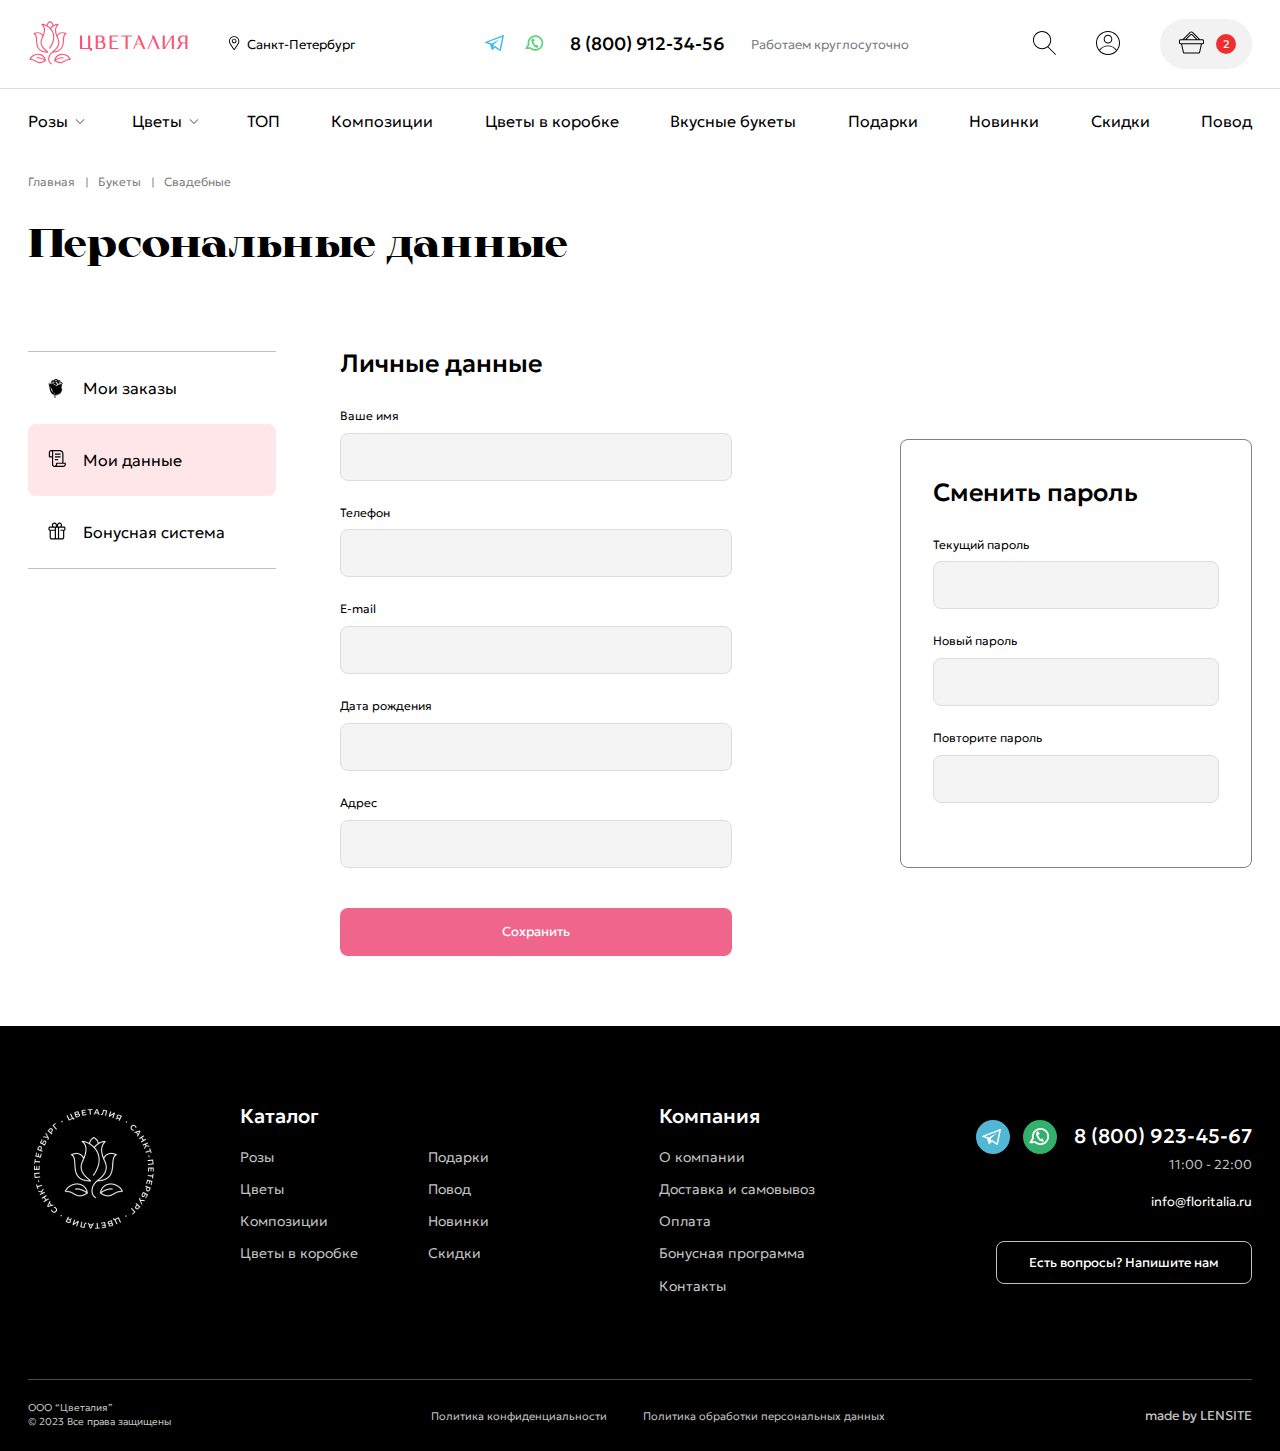
<file: personal.html>
<!DOCTYPE html>
<html lang="ru">
	 <head>
	<title>Главная</title>
	<meta charset="UTF-8">
	<meta name="format-detection" content="telephone=no">
	<link rel="stylesheet" href="css/style.min.css">
	<link rel="shortcut icon" href="favicon.ico">
	<!-- <meta name="robots" content="noindex, nofollow"> -->
	<!-- <meta name="viewport" content="width=device-width, initial-scale=1.0, maximum-scale=1.0, user-scalable=0"> -->
	<meta name="viewport" content="width=device-width, initial-scale=1.0">

	<script defer src="js/vendors.min.js"></script>
	<script defer src="js/app.min.js"></script>
</head>
	<body>
		<div class="wrapper">
			<header class="header">
	<div class="header__container">


		<div class="header__statusBox">
			<div class="header__box">

				<div class="header__top _container">
					<div class="header__left">
						<a href="index.html" class="header__logo"><svg><use xlink:href="img/sprite.svg#logo-up"></use></svg></a>
						<div class="header__sity" data-da=".menu__sity, 991, 1">
							
							<select name="form[]" class="js-sel2 header__select">
								<option value="1" selected>Санкт-Петербург</option>
								<option value="2">Пункт №2</option>
								<option value="3">Пункт №3</option>
								<option value="4">Пункт №4</option>
							</select>
							<div class="header__navig">
								<svg><use xlink:href="img/sprite.svg#navig"></use></svg>
							</div>
						</div>
						
					</div>
			
					<div class="header__center">
						<div class="header__icons">
							<div class="header__icon"><a href="#"><svg><use xlink:href="img/sprite.svg#tg"></use></svg></a></div>
							<div class="header__icon"><a href="#"><svg><use xlink:href="img/sprite.svg#wts"></use></svg></a></div>
						</div>
						<div class="header__number"><a href="#">8 (800) 912-34-56</a></div>
		
						<div class="header__timework">
							<div>Работаем круглосуточно</div>
						</div>				
		
						<a href="index.html" class="header__logoMobile"><svg><use xlink:href="img/sprite.svg#logo-mob"></use></svg></a>
					</div>
			
					<div class="header__right">
						<div class="header__search">
	
							<a href="#search" class="header__searchImage _popup-link">
								<svg><use fill="#000" xlink:href="img/sprite.svg#search"></use></svg>
							</a>
						</div>
						<div class="header__user">
							<a href="#entrance" class="_popup-link"><svg><use xlink:href="img/sprite.svg#user"></use></svg></a>
						</div>
			
						<div class="header__basket">
							<div class="header__basketImage">
								<svg><use fill="#000" xlink:href="img/sprite.svg#cart"></use></svg>
							</div>
							<div class="header__counter">
								<span>2</span>
							</div>
							
						</div>
						
					</div>
	
					<div class="header__basketMenu basket">
						<div class="basket__content">
							<div class="basket__head">
								<h3>Корзина</h3>
							</div>
							<div class="basket__block">
								<div class="basket__box">
									<div class="fast__block">
										<div class="fast__image">
											<img src="img/popup-product.png" alt="">
										</div>
										<div class="fast__info">
											<div class="fast__head">
												<div class="fast__head_image">
													<img src="img/popup-product.png" alt="">
												</div>
												<h4>Букет светлых кустовых пионовидных роз в розовой коробке</h4>
												<div class="fast__close _closeArrow"></div>
											</div>
											<div class="fast__function">
												<div class="fast__size">
													<div class="product__size">
														<svg><use xlink:href="img/sprite.svg#krest"></use></svg>
														<div>40-45 см</div>
													</div>
													<div class="product__size">
														<svg><use xlink:href="img/sprite.svg#up"></use></svg>
														<div>60-65 см</div>
													</div>
												</div>
		
												<div class="fast__quantity">
													<div class="product__quantity quantity">
														<button type="button" class="quantity__button quantity__button_minus"></button>
														<div class="quantity__input">
															<input autocomplete="off" type="text" name="form[]" value="1">
														</div>
														<button type="button" class="quantity__button quantity__button_plus"></button>
													</div>
												</div>
		
												<div class="fast__price">
													<div>3 590 ₽</div>
												</div>
		
											</div>
										</div>
									</div>
								</div>
	
								<div class="basket__box">
									<div class="fast__block">
										<div class="fast__image">
											<img src="img/popup-product.png" alt="">
										</div>
										<div class="fast__info">
											<div class="fast__head">
												<div class="fast__head_image">
													<img src="img/popup-product.png" alt="">
												</div>
												<h4>Букет светлых кустовых пионовидных роз в розовой коробке</h4>
												<div class="fast__close _closeArrow"></div>
											</div>
											<div class="fast__function">
												<div class="fast__size">
													<div class="product__size">
														<svg><use xlink:href="img/sprite.svg#krest"></use></svg>
														<div>40-45 см</div>
													</div>
													<div class="product__size">
														<svg><use xlink:href="img/sprite.svg#up"></use></svg>
														<div>60-65 см</div>
													</div>
												</div>
		
												<div class="fast__quantity">
													<div class="product__quantity quantity">
														<button type="button" class="quantity__button quantity__button_minus"></button>
														<div class="quantity__input">
															<input autocomplete="off" type="text" name="form[]" value="1">
														</div>
														<button type="button" class="quantity__button quantity__button_plus"></button>
													</div>
												</div>
		
												<div class="fast__price">
													<div>3 590 ₽</div>
												</div>
		
											</div>
										</div>
									</div>
								</div>
	
							</div>
	
							<div class="basket__info">
								<div class="basket__text">
									<div>Итого:</div>
								</div>
								<div class="basket__price">
									<div>7180 р</div>
								</div>
							</div>
	
							<div class="basket__buttons">
								<div class="basket__button _button_pink">
									<a href="#">Оформить заказ</a>
								</div>
	
								<div class="basket__button _button_black">
									<a href="#">Перейти в корзину</a>
								</div>
	
							</div>
							<div class="basket__close _closeArrow"></div>
						</div>
					</div>
					
				</div>
	
			</div>
		</div>

		<div class="header__bottom">
			<div class="header__menu menu _container">
				<button type="button" class="menu__icon icon-menu" data-da=".header__left, 991, 1">
					<svg><use xlink:href="img/sprite.svg#crosses"></use></svg>
					<span>Меню</span>
				</button>
				<button type="button" data-da=".header__left, 991, 1" class="menu__arrowBlock">
					<div class="menu__arrow">
						<svg><use xlink:href="img/sprite.svg#arrow-back"></use></svg>
					</div>
					<div class="menu__arrowText">
						<h4>Все цветы</h4>
					</div>
				</button>
				<nav class="menu__body">
					<ul class="menu__list">
						<li class="menu__item menu__item_header _item_arrow _subMenu">
							<a href="#" class="menu__link _item_arrowblock">Розы</a>
							<div class="sub-menu__list">
								
								<ul class="sub-menu__block">
											<!-- 1 -->
											<li class="sub-menu__item">
												<a href="#" class="sub-menu__box">
													<div class="sub-menu__image">
														<img src="img/rose1.png" alt="">
													</div>
													<div class="sub-menu__text">
														<div>Розовые розы</div>
													</div>
												</a>
											</li>

											<!-- 2 -->
											<li class="sub-menu__item">
												<a href="#" class="sub-menu__box">
													<div class="sub-menu__image">
														<img src="img/rose2.png" alt="">
													</div>
													<div class="sub-menu__text">
														<div>Чайные розы</div>
													</div>
												</a>
											</li>

											<!-- 3 -->
											<li class="sub-menu__item">
												<a href="#" class="sub-menu__box">
													<div class="sub-menu__image">
														<img src="img/rose3.png" alt="">
													</div>
													<div class="sub-menu__text">
														<div>Белые розы</div>
													</div>
												</a>
											</li>

										<!-- 4 -->
										<li class="sub-menu__item">
											<a href="#" class="sub-menu__box">
												<div class="sub-menu__image">
													<img src="img/rose4.png" alt="">
												</div>
												<div class="sub-menu__text">
													<div>Красные розы</div>
												</div>
											</a>
										</li>

										<!-- 5 -->
										<li class="sub-menu__item">
											<a href="#" class="sub-menu__box">
												<div class="sub-menu__image">
													<img src="img/rose5.png" alt="">
												</div>
												<div class="sub-menu__text">
													<div>Розы в коробках</div>
												</div>
											</a>
										</li>

										<!-- 6 -->
										<li class="sub-menu__item">
											<a href="#" class="sub-menu__box">
												<div class="sub-menu__image">
													<img src="img/rose6.png" alt="">
												</div>
												<div class="sub-menu__text">
													<div>Букеты из роз</div>
												</div>
											</a>
										</li>

								</ul>
							</div>

						</li>
						<li class="menu__item menu__item_header _item_arrow _subMenu">
							<a href="#" class="menu__link _item_arrowblock">Цветы</a>

							<div class="sub-menu__list">
								<ul class="sub-menu__block">
									<!-- 1 -->
									<li class="sub-menu__item">
										<a href="#" class="sub-menu__box">
											<div class="sub-menu__image">
												<img src="img/flowers1.png" alt="">
											</div>
											<div class="sub-menu__text">
												<div>Альстромерии</div>
											</div>
										</a>
									</li>
	
									<!-- 2 -->
									<li class="sub-menu__item">
										<a href="#" class="sub-menu__box">
											<div class="sub-menu__image">
												<img src="img/flowers2.png" alt="">
											</div>
											<div class="sub-menu__text">
												<div>Герберы</div>
											</div>
										</a>
									</li>
	
									<!-- 3 -->
									<li class="sub-menu__item">
										<a href="#" class="sub-menu__box">
											<div class="sub-menu__image">
												<img src="img/flowers3.png" alt="">
											</div>
											<div class="sub-menu__text">
												<div>Гвоздики</div>
											</div>
										</a>
									</li>
	
									<!-- 4 -->
									<li class="sub-menu__item">
										<a href="#" class="sub-menu__box">
											<div class="sub-menu__image">
												<img src="img/flowers4.png" alt="">
											</div>
											<div class="sub-menu__text">
												<div>Гипсофила</div>
											</div>
										</a>
									</li>
	
									<!-- 5 -->
									<li class="sub-menu__item">
										<a href="#" class="sub-menu__box">
											<div class="sub-menu__image">
												<img src="img/flowers5.png" alt="">
											</div>
											<div class="sub-menu__text">
												<div>Гортензии</div>
											</div>
										</a>
									</li>
	
									<!-- 6 -->
									<li class="sub-menu__item">
										<a href="#" class="sub-menu__box">
											<div class="sub-menu__image">
												<img src="img/flowers6.png" alt="">
											</div>
											<div class="sub-menu__text">
												<div>Ирисы</div>
											</div>
										</a>
									</li>
	
									<!-- 7 -->
									<li class="sub-menu__item">
										<a href="#" class="sub-menu__box">
											<div class="sub-menu__image">
												<img src="img/flowers7.png" alt="">
											</div>
											<div class="sub-menu__text">
												<div>Каллы</div>
											</div>
										</a>
									</li>
	
									<!-- 8 -->
									<li class="sub-menu__item">
										<a href="#" class="sub-menu__box">
											<div class="sub-menu__image">
												<img src="img/flowers8.png" alt="">
											</div>
											<div class="sub-menu__text">
												<div>Лилии</div>
											</div>
										</a>
									</li>
	
									<!-- 9 -->
									<li class="sub-menu__item">
										<a href="#" class="sub-menu__box">
											<div class="sub-menu__image">
												<img src="img/flowers9.png" alt="">
											</div>
											<div class="sub-menu__text">
												<div>Орхидеи</div>
											</div>
										</a>
									</li>

								</ul>
								<ul class="sub-menu__block">

									<!-- 10 -->
									<li class="sub-menu__item">
										<a href="#" class="sub-menu__box">
											<div class="sub-menu__image">
												<img src="img/flowers10.png" alt="">
											</div>
											<div class="sub-menu__text">
												<div>Пионы</div>
											</div>
										</a>
									</li>
	
									<!-- 11 -->
									<li class="sub-menu__item">
										<a href="#" class="sub-menu__box">
											<div class="sub-menu__image">
												<img src="img/flowers11.png" alt="">
											</div>
											<div class="sub-menu__text">
												<div>Подсолнухи</div>
											</div>
										</a>
									</li>
	
									<!-- 12 -->
									<li class="sub-menu__item">
										<a href="#" class="sub-menu__box">
											<div class="sub-menu__image">
												<img src="img/flowers12.png" alt="">
											</div>
											<div class="sub-menu__text">
												<div>Ромашки</div>
											</div>
										</a>
									</li>
	
									<!-- 13 -->
									<li class="sub-menu__item">
										<a href="#" class="sub-menu__box">
											<div class="sub-menu__image">
												<img src="img/flowers13.png" alt="">
											</div>
											<div class="sub-menu__text">
												<div>Статица</div>
											</div>
										</a>
									</li>
	
									<!-- 14 -->
									<li class="sub-menu__item">
										<a href="#" class="sub-menu__box">
											<div class="sub-menu__image">
												<img src="img/flowers14.png" alt="">
											</div>
											<div class="sub-menu__text">
												<div>Сухоцветы</div>
											</div>
										</a>
									</li>
	
									<!-- 15 -->
									<li class="sub-menu__item">
										<a href="#" class="sub-menu__box">
											<div class="sub-menu__image">
												<img src="img/flowers15.png" alt="">
											</div>
											<div class="sub-menu__text">
												<div>Тюльпаны</div>
											</div>
										</a>
									</li>
	
									<!-- 16 -->
									<li class="sub-menu__item">
										<a href="#" class="sub-menu__box">
											<div class="sub-menu__image">
												<img src="img/flowers16.png" alt="">
											</div>
											<div class="sub-menu__text">
												<div>Фрезия</div>
											</div>
										</a>
									</li>
	
									<!-- 17 -->
									<li class="sub-menu__item">
										<a href="#" class="sub-menu__box">
											<div class="sub-menu__image">
												<img src="img/flowers17.png" alt="">
											</div>
											<div class="sub-menu__text">
												<div>Хризантемы</div>
											</div>
										</a>
									</li>
	
									<!-- 18 -->
									<li class="sub-menu__item">
										<a href="#" class="sub-menu__box">
											<div class="sub-menu__image">
												<img src="img/flowers18.png" alt="">
											</div>
											<div class="sub-menu__text">
												<div>Эустома</div>
											</div>
										</a>
									</li>

								</ul>
							</div>
						</li>
						<li class="menu__item"><a href="#" class="menu__link">ТОП</a></li>
						<li class="menu__item"><a href="#" class="menu__link">Композиции</a></li>
						<li class="menu__item"><a href="#" class="menu__link">Цветы в коробке</a></li>
						<li class="menu__item"><a href="#" class="menu__link">Вкусные букеты</a></li>
						<li class="menu__item"><a href="#" class="menu__link">Подарки</a></li>
						<li class="menu__item"><a href="#" class="menu__link">Новинки</a></li>
						<li class="menu__item"><a href="#" class="menu__link">Скидки</a></li>
						<li class="menu__item"><a href="#" class="menu__link">Повод</a></li>
					</ul>
					<div class="menu__pages">
						<ul class="menu__pagesMenu">
							<li class="menu__pagesItem"><a href="#">О компании</a></li>
							<li class="menu__pagesItem"><a href="#">Доставка и самовывоз</a></li>
							<li class="menu__pagesItem"><a href="#">Оплата</a></li>
							<li class="menu__pagesItem"><a href="#">Бонусная программа</a></li>
							<li class="menu__pagesItem"><a href="#">Контакты</a></li>
						</ul>
					</div>
					<div class="menu__sity">

					</div>
				</nav>
			</div>
		</div>



	</div>
</header>


<div class="chase">
	<div class="chase__block _container">
		<div class="chase__menu">

			
			<div class="header__menu menu">
				<nav class="menu__body">
					<ul class="menu__list">
						<li class="menu__item menu__item_header _item_arrow _subMenu">
							<a href="#" class="menu__link _item_arrowblock">Розы</a>
							<ul class="sub-menu__list">
								<div class="sub-menu__block">
										<!-- 1 -->
										<li class="sub-menu__item">
											<a href="#" class="sub-menu__box">
												<div class="sub-menu__image">
													<img src="img/rose1.png" alt="">
												</div>
												<div class="sub-menu__text">
													<div>Розовые розы</div>
												</div>
											</a>
										</li>

										<!-- 2 -->
										<li class="sub-menu__item">
											<a href="#" class="sub-menu__box">
												<div class="sub-menu__image">
													<img src="img/rose2.png" alt="">
												</div>
												<div class="sub-menu__text">
													<div>Чайные розы</div>
												</div>
											</a>
										</li>

										<!-- 3 -->
										<li class="sub-menu__item">
											<a href="#" class="sub-menu__box">
												<div class="sub-menu__image">
													<img src="img/rose3.png" alt="">
												</div>
												<div class="sub-menu__text">
													<div>Белые розы</div>
												</div>
											</a>
										</li>

									<!-- 4 -->
									<li class="sub-menu__item">
										<a href="#" class="sub-menu__box">
											<div class="sub-menu__image">
												<img src="img/rose4.png" alt="">
											</div>
											<div class="sub-menu__text">
												<div>Красные розы</div>
											</div>
										</a>
									</li>

									<!-- 5 -->
									<li class="sub-menu__item">
										<a href="#" class="sub-menu__box">
											<div class="sub-menu__image">
												<img src="img/rose5.png" alt="">
											</div>
											<div class="sub-menu__text">
												<div>Розы в коробках</div>
											</div>
										</a>
									</li>

									<!-- 6 -->
									<li class="sub-menu__item">
										<a href="#" class="sub-menu__box">
											<div class="sub-menu__image">
												<img src="img/rose6.png" alt="">
											</div>
											<div class="sub-menu__text">
												<div>Букеты из роз</div>
											</div>
										</a>
									</li>

								</div>

							</ul>

						</li>
						<li class="menu__item menu__item_header _item_arrow _subMenu">
							<a href="#" class="menu__link _item_arrowblock">Цветы</a>
							<ul class="sub-menu__list">
								<div class="sub-menu__block">
									<!-- 1 -->
									<li class="sub-menu__item">
										<a href="#" class="sub-menu__box">
											<div class="sub-menu__image">
												<img src="img/flowers1.png" alt="">
											</div>
											<div class="sub-menu__text">
												<div>Альстромерии</div>
											</div>
										</a>
									</li>
	
									<!-- 2 -->
									<li class="sub-menu__item">
										<a href="#" class="sub-menu__box">
											<div class="sub-menu__image">
												<img src="img/flowers2.png" alt="">
											</div>
											<div class="sub-menu__text">
												<div>Герберы</div>
											</div>
										</a>
									</li>
	
									<!-- 3 -->
									<li class="sub-menu__item">
										<a href="#" class="sub-menu__box">
											<div class="sub-menu__image">
												<img src="img/flowers3.png" alt="">
											</div>
											<div class="sub-menu__text">
												<div>Гвоздики</div>
											</div>
										</a>
									</li>
	
									<!-- 4 -->
									<li class="sub-menu__item">
										<a href="#" class="sub-menu__box">
											<div class="sub-menu__image">
												<img src="img/flowers4.png" alt="">
											</div>
											<div class="sub-menu__text">
												<div>Гипсофила</div>
											</div>
										</a>
									</li>
	
									<!-- 5 -->
									<li class="sub-menu__item">
										<a href="#" class="sub-menu__box">
											<div class="sub-menu__image">
												<img src="img/flowers5.png" alt="">
											</div>
											<div class="sub-menu__text">
												<div>Гортензии</div>
											</div>
										</a>
									</li>
	
									<!-- 6 -->
									<li class="sub-menu__item">
										<a href="#" class="sub-menu__box">
											<div class="sub-menu__image">
												<img src="img/flowers6.png" alt="">
											</div>
											<div class="sub-menu__text">
												<div>Ирисы</div>
											</div>
										</a>
									</li>
	
									<!-- 7 -->
									<li class="sub-menu__item">
										<a href="#" class="sub-menu__box">
											<div class="sub-menu__image">
												<img src="img/flowers7.png" alt="">
											</div>
											<div class="sub-menu__text">
												<div>Каллы</div>
											</div>
										</a>
									</li>
	
									<!-- 8 -->
									<li class="sub-menu__item">
										<a href="#" class="sub-menu__box">
											<div class="sub-menu__image">
												<img src="img/flowers8.png" alt="">
											</div>
											<div class="sub-menu__text">
												<div>Лилии</div>
											</div>
										</a>
									</li>
	
									<!-- 9 -->
									<li class="sub-menu__item">
										<a href="#" class="sub-menu__box">
											<div class="sub-menu__image">
												<img src="img/flowers9.png" alt="">
											</div>
											<div class="sub-menu__text">
												<div>Орхидеи</div>
											</div>
										</a>
									</li>
								</div>
								
								<div class="sub-menu__block">
									<!-- 10 -->
									<li class="sub-menu__item">
										<a href="#" class="sub-menu__box">
											<div class="sub-menu__image">
												<img src="img/flowers10.png" alt="">
											</div>
											<div class="sub-menu__text">
												<div>Пионы</div>
											</div>
										</a>
									</li>
	
									<!-- 11 -->
									<li class="sub-menu__item">
										<a href="#" class="sub-menu__box">
											<div class="sub-menu__image">
												<img src="img/flowers11.png" alt="">
											</div>
											<div class="sub-menu__text">
												<div>Подсолнухи</div>
											</div>
										</a>
									</li>
	
									<!-- 12 -->
									<li class="sub-menu__item">
										<a href="#" class="sub-menu__box">
											<div class="sub-menu__image">
												<img src="img/flowers12.png" alt="">
											</div>
											<div class="sub-menu__text">
												<div>Ромашки</div>
											</div>
										</a>
									</li>
	
									<!-- 13 -->
									<li class="sub-menu__item">
										<a href="#" class="sub-menu__box">
											<div class="sub-menu__image">
												<img src="img/flowers13.png" alt="">
											</div>
											<div class="sub-menu__text">
												<div>Статица</div>
											</div>
										</a>
									</li>
	
									<!-- 14 -->
									<li class="sub-menu__item">
										<a href="#" class="sub-menu__box">
											<div class="sub-menu__image">
												<img src="img/flowers14.png" alt="">
											</div>
											<div class="sub-menu__text">
												<div>Сухоцветы</div>
											</div>
										</a>
									</li>
	
									<!-- 15 -->
									<li class="sub-menu__item">
										<a href="#" class="sub-menu__box">
											<div class="sub-menu__image">
												<img src="img/flowers15.png" alt="">
											</div>
											<div class="sub-menu__text">
												<div>Тюльпаны</div>
											</div>
										</a>
									</li>
	
									<!-- 16 -->
									<li class="sub-menu__item">
										<a href="#" class="sub-menu__box">
											<div class="sub-menu__image">
												<img src="img/flowers16.png" alt="">
											</div>
											<div class="sub-menu__text">
												<div>Фрезия</div>
											</div>
										</a>
									</li>
	
									<!-- 17 -->
									<li class="sub-menu__item">
										<a href="#" class="sub-menu__box">
											<div class="sub-menu__image">
												<img src="img/flowers17.png" alt="">
											</div>
											<div class="sub-menu__text">
												<div>Хризантемы</div>
											</div>
										</a>
									</li>
	
									<!-- 18 -->
									<li class="sub-menu__item">
										<a href="#" class="sub-menu__box">
											<div class="sub-menu__image">
												<img src="img/flowers18.png" alt="">
											</div>
											<div class="sub-menu__text">
												<div>Эустома</div>
											</div>
										</a>
									</li>
								</div>

							</ul>
						</li>
						<li class="menu__item"><a href="#" class="menu__link">ТОП</a></li>
						<li class="menu__item"><a href="#" class="menu__link">Композиции</a></li>
						<li class="menu__item"><a href="#" class="menu__link">Цветы в коробке</a></li>
						<li class="menu__item"><a href="#" class="menu__link">Вкусные букеты</a></li>
						<li class="menu__item"><a href="#" class="menu__link">Подарки</a></li>
						<li class="menu__item"><a href="#" class="menu__link">Новинки</a></li>
						<li class="menu__item"><a href="#" class="menu__link">Скидки</a></li>
						<li class="menu__item"><a href="#" class="menu__link">Повод</a></li>
					</ul>
					<div class="menu__pages">
						<ul class="menu__pagesMenu">
							<li class="menu__pagesItem"><a href="#">О компании</a></li>
							<li class="menu__pagesItem"><a href="#">Доставка и самовывоз</a></li>
							<li class="menu__pagesItem"><a href="#">Оплата</a></li>
							<li class="menu__pagesItem"><a href="#">Бонусная программа</a></li>
							<li class="menu__pagesItem"><a href="#">Контакты</a></li>
						</ul>
					</div>
					<div class="menu__sity">

					</div>
				</nav>
			</div>


		</div>

		<div class="chase__cart">
			<div class="header__basket">
				<div class="header__basketImage">
					<svg><use fill="#000" xlink:href="img/sprite.svg#cart"></use></svg>
				</div>
				<div class="header__counter">
					<span>2</span>
				</div>
				
			</div>
		</div>

		<!-- <div class="header__basketMenu basket">
			<div class="basket__content">
				<div class="basket__head">
					<h3>Корзина</h3>
				</div>
				<div class="basket__block">
					<div class="basket__box">
						<div class="fast__block">
							<div class="fast__image">
								<img src="img/popup-product.png" alt="">
							</div>
							<div class="fast__info">
								<div class="fast__head">
									<div class="fast__head_image">
										<img src="img/popup-product.png" alt="">
									</div>
									<h4>Букет светлых кустовых пионовидных роз в розовой коробке</h4>
									<div class="fast__close _closeArrow"></div>
								</div>
								<div class="fast__function">
									<div class="fast__size">
										<div class="product__size">
											<svg><use xlink:href="/img/sprite.svg#krest"></use></svg>
											<p>40-45 см</p>
										</div>
										<div class="product__size">
											<svg><use xlink:href="/img/sprite.svg#up"></use></svg>
											<p>60-65 см</p>
										</div>
									</div>

									<div class="fast__quantity">
										<div class="product__quantity quantity">
											<button type="button" class="quantity__button quantity__button_minus"></button>
											<div class="quantity__input">
												<input autocomplete="off" type="text" name="form[]" value="1">
											</div>
											<button type="button" class="quantity__button quantity__button_plus"></button>
										</div>
									</div>

									<div class="fast__price">
										<p>3 590 ₽</p>
									</div>

								</div>
							</div>
						</div>
					</div>

					<div class="basket__box">
						<div class="fast__block">
							<div class="fast__image">
								<img src="img/popup-product.png" alt="">
							</div>
							<div class="fast__info">
								<div class="fast__head">
									<div class="fast__head_image">
										<img src="img/popup-product.png" alt="">
									</div>
									<h4>Букет светлых кустовых пионовидных роз в розовой коробке</h4>
									<div class="fast__close _closeArrow"></div>
								</div>
								<div class="fast__function">
									<div class="fast__size">
										<div class="product__size">
											<svg><use xlink:href="/img/sprite.svg#krest"></use></svg>
											<p>40-45 см</p>
										</div>
										<div class="product__size">
											<svg><use xlink:href="/img/sprite.svg#up"></use></svg>
											<p>60-65 см</p>
										</div>
									</div>

									<div class="fast__quantity">
										<div class="product__quantity quantity">
											<button type="button" class="quantity__button quantity__button_minus"></button>
											<div class="quantity__input">
												<input autocomplete="off" type="text" name="form[]" value="1">
											</div>
											<button type="button" class="quantity__button quantity__button_plus"></button>
										</div>
									</div>

									<div class="fast__price">
										<p>3 590 ₽</p>
									</div>

								</div>
							</div>
						</div>
					</div>

				</div>

				<div class="basket__info">
					<div class="basket__text">
						<p>Итого:</p>
					</div>
					<div class="basket__price">
						<p>7180 р</p>
					</div>
				</div>

				<div class="basket__buttons">
					<div class="basket__button">
						<a href="#">Оформить заказ</a>
					</div>

					<div class="basket__button">
						<a href="#">Перейти в корзину</a>
					</div>

				</div>
			</div>
		</div> -->

	</div>
</div>
			<main class="page">

            
            <div class="cap">
					<div class="cap__content _container">
						<ul class="cap__crumbs">
							<li class="cap__crumb">
								<a href="#" class="cap__crumb_link">Главная</a>
							</li>
							<li class="cap__crumb">
								<a href="#" class="cap__crumb_link">Букеты</a>
							</li>
							<li class="cap__crumb">
								<a href="#" class="cap__crumb_link">Свадебные</a>
							</li>
						</ul>
						<div class="cap__header">
							<h1 class="_macherTitle">Персональные данные</h1>
                     <div class="cap__burger">
                        <span></span>
                     </div>
						</div>
					</div>
					
				</div>

            <div class="client">
               <div class="client__content _container">
                  <div class="client__sidebar">
                     <div  class="personal" data-da=".cap, 991, 1">
                        <div class="personal__content">
                           <ul class="personal__list">
                              <li class="personal__item"><a href="orders.html" class="personal__link"><svg><use xlink:href="img/sprite.svg#tulip"></use></svg><span class="personal__text">Мои заказы</span></a></li>
                              <li class="personal__item _active"><a href="personal.html" class="personal__link"><svg><use xlink:href="img/sprite.svg#list"></use></svg><span class="personal__text">Мои данные</span></a></li>
                              <li class="personal__item"><a href="bonus.html" class="personal__link"><svg><use xlink:href="img/sprite.svg#gift"></use></svg><span class="personal__text">Бонусная система</span></a></li>
                           </ul>
                        </div>
                     </div>
                  </div>

                  <form action="#" class="client__box">
                     <div class="client__left">
                        <div class="entrance">
                           <div class="entrance__head">
                              <h3>Личные данные</h3>
                           </div>
                           <div class="entrance__form entrance__form_one">
                              <div class="entrance__block">
                                 <div class="entrance__input">
                                    <label for="c_1" class="label"><span class="label">Ваше имя</span></label>
                                    <input id="c_1" autocomplete="off" data-error="Введите корректное значение" class="input _req" type="text" value="" name="form[]">
                                 </div>
               
                                 <div class="entrance__input">
                                    <label for="c_2" class="label"><span class="label">Телефон</span></label>
                                    <input id="c_2" autocomplete="off" data-error="Введите корректное значение" class="input _req" type="text" value="" name="form[]">
                                 </div>
   
                                 <div class="entrance__input">
                                    <label for="c_3" class="label"><span class="label">E-mail</span></label>
                                    <input id="c_3" autocomplete="off" data-error="Введите корректное значение" class="input _req" type="text" value="" name="form[]">
                                 </div>
   
                                 <div class="entrance__input">
                                    <label for="c_4" class="label"><span class="label">Дата рождения</span></label>
                                    <input id="c_4" autocomplete="off" data-error="Введите корректное значение" class="input _req" type="text" value="" name="form[]">
                                 </div>
   
                                 <div class="entrance__input">
                                    <label for="c_5" class="label"><span class="label">Адрес</span></label>
                                    <input id="c_5" autocomplete="off" data-error="Введите корректное значение" class="input _req" type="text" value="" name="form[]">
                                 </div>
            
   
                              </div>
   
   
                              <div class="entrance__button entrance__send _button_pink">
                                 <button type="submit" class="button">Сохранить</button>
                              </div>
                              
                           </div>
                        </div>
                     </div>

                     <div class="client__right" data-da=".entrance__form_one, 768, 1">
                        <div class="entrance">
                           <div class="entrance__head">
                              <h3>Сменить пароль</h3>
                           </div>
                           <div class="entrance__form">

                              <div class="entrance__block">
                                 <div class="entrance__input">
                                    <label for="c_1" class="label"><span class="label">Текущий пароль</span></label>
                                    <input id="c_1" autocomplete="off" data-error="Введите корректное значение" class="input" type="text" value="" name="form[]">
                                 </div>
               
                                 <div class="entrance__input">
                                    <label for="c_2" class="label"><span class="label">Новый пароль</span></label>
                                    <input id="c_2" autocomplete="off" data-error="Введите корректное значение" class="input" type="text" value="" name="form[]">
                                 </div>
   
                                 <div class="entrance__input">
                                    <label for="c_3" class="label"><span class="label">Повторите пароль</span></label>
                                    <input id="c_3" autocomplete="off" data-error="Введите корректное значение" class="input" type="text" value="" name="form[]">
                                 </div>
            
   
                              </div>
                              
                           </div>
                        </div>
                     </div>
                  </form>

                  <div class="back"></div>
               </div>

            </div>



         </main>
			<footer class="footer">
	<div class="footer__container _container">
		<div class="footer__top">
			<div class="footer__center">
				<div class="footer__blockImage">
					<a href="#" class="footer__logo" data-da=".footer__blockLast, 768, last"><svg><use xlink:href="img/sprite.svg#footerSvg"></use></svg></a>
					<div class="footer__block">
						<div class="footer__title">
							<h3>Каталог</h3>
						</div>
						<div class="footer__catalog">
							<ul class="footer__list">
								<li class="footer__item"><a href="catalog.html">Розы</a></li>
								<li class="footer__item"><a href="#">Цветы</a></li>
								<li class="footer__item"><a href="#">Композиции</a></li>
								<li class="footer__item"><a href="#">Цветы в коробке</a></li>
							</ul>
							<ul class="footer__list">
								<li class="footer__item"><a href="#">Подарки</a></li>
								<li class="footer__item"><a href="#">Повод</a></li>
								<li class="footer__item"><a href="#">Новинки</a></li>
								<li class="footer__item"><a href="special.html">Скидки</a></li>
							</ul>
						</div>
						
					</div>
				</div>

				<div class="footer__block footer__blockLast">
					<div class="footer__title">
						<h3>Компания</h3>
					</div>
					<ul class="footer__list">
						<li class="footer__item"><a href="company.html">О компании</a></li>
						<li class="footer__item"><a href="#">Доставка и самовывоз</a></li>
						<li class="footer__item"><a href="payment.html">Оплата</a></li>
						<li class="footer__item"><a href="bonus.html">Бонусная программа</a></li>
						<li class="footer__item"><a href="contact.html">Контакты</a></li>
					</ul>
				</div>

			</div>
			<div class="footer__right">
				<div class="footer__phone">
					<div class="footer__icons">
						<a href="#" class="footer__icon">
							<svg><use xlink:href="img/sprite.svg#foot-tg"></use></svg>
						</a>
						<a href="#" class="footer__icon">
							<svg><use xlink:href="img/sprite.svg#wts-foot"></use></svg>
						</a>
					</div>
					<div class="footer__number">
						<a href="#">8 (800) 923-45-67</a>
					</div>
				</div>
				<div class="footer__time">
					<div>11:00 - 22:00</div>
				</div>
				<div class="footer__email">
					<div>info@floritalia.ru</div>
				</div>
				<div class="footer__button">Есть вопросы? Напишите нам</div>
			</div>
		</div>

		<div class="footer__bottom">
			<div class="footer__box">
				<div class="footer__comp">
					<div>ООО “Цветалия”</div>
					<div>© 2023 Все права защищены</div>
				</div>
				<div class="footer__policy" data-da=".footer__bottom, 768, 0">
					<div class="footer__privacy">
						<a href="#">Политика конфиденциальности</a>
					</div>
					<div class="footer__privacy">
						<a href="#">Политика обработки персональных данных</a>
					</div>
				</div>
				<div class="footer__lensite">
					<div>made by LENSITE</div>
				</div>
			</div>
		</div>
	</div>
</footer>
		</div>
		<div class="popup popup_product">
	<div class="popup__content">
		<div class="popup__body">
			<div class="popup__close _closeArrow"></div>
			<div class="fast">
				<div class="popup__fast fast">
					<div class="fast__title">
						<h3>Быстрый заказ</h3>
					</div>
					<div class="fast__text">
						<div>Оформите заказ по телефону +7(812) 912-34-56 или заполните форму ниже</div>
					</div>
					<form action="#" class="fast__form">
						<div class="fast__contact">
							<div class="fast__input">
								<label for="">Ваше имя</label>
								<input autocomplete="off" type="text" name="form[]" data-value="" data-error="Введите корректное значение" placeholder="" class="input _req">
								<div class="form__error"></div>
							</div>
							<div class="fast__input">
								<label for="">Номер телефона</label>
								<input autocomplete="off" type="text" name="form[]" data-value="" data-error="Введите корректное значение" placeholder="" class="input _req _phone">
								<div class="form__error"></div>
							</div>
						</div>

						<div class="fast__box">

							<!-- 1 -->
							<div class="fast__block">
								<div class="fast__image">
									<img src="img/popup-product.png" alt="">
								</div>
								<div class="fast__info">
									<div class="fast__head">
										<div class="fast__head_image">
											<img src="img/popup-product.png" alt="">
										</div>
										<h4>Букет светлых кустовых пионовидных роз в розовой коробке</h4>
										<div class="fast__close _closeArrow"></div>
									</div>
									<div class="fast__function">
										<div class="fast__size">
											<div class="product__size">
												<svg><use xlink:href="img/sprite.svg#krest"></use></svg>
												<div>40-45 см</div>
											</div>
											<div class="product__size">
												<svg><use xlink:href="img/sprite.svg#up"></use></svg>
												<div>60-65 см</div>
											</div>
										</div>

										<div class="fast__quantity">
											<div class="product__quantity quantity">
												<button type="button" class="quantity__button quantity__button_minus"></button>
												<div class="quantity__input">
													<input autocomplete="off" type="text" name="form[]" value="1">
												</div>
												<button type="button" class="quantity__button quantity__button_plus"></button>
											</div>
										</div>

										<div class="fast__price">
											<div>3 590 ₽</div>
										</div>

									</div>
								</div>
							</div>

							<!-- 2 -->
							<div class="fast__block">
								<div class="fast__image">
									<img src="img/popup-product.png" alt="">
								</div>
								<div class="fast__info">
									<div class="fast__head">
										<div class="fast__head_image">
											<img src="img/popup-product.png" alt="">
										</div>
										<h4>Букет светлых кустовых пионовидных роз в розовой коробке</h4>
										<div class="fast__close _closeArrow"></div>
									</div>
									<div class="fast__function">
										<div class="fast__size">
											<div class="product__size">
												<svg><use xlink:href="img/sprite.svg#krest"></use></svg>
												<div>40-45 см</div>
											</div>
											<div class="product__size">
												<svg><use xlink:href="img/sprite.svg#up"></use></svg>
												<div>60-65 см</div>
											</div>
										</div>

										<div class="fast__quantity">
											<div class="product__quantity quantity">
												<button type="button" class="quantity__button quantity__button_minus"></button>
												<div class="quantity__input">
													<input autocomplete="off" type="text" name="form[]" value="1">
												</div>
												<button type="button" class="quantity__button quantity__button_plus"></button>
											</div>
										</div>

										<div class="fast__price">
											<div>3 590 ₽</div>
										</div>

									</div>
								</div>
							</div>
						</div>


						<div class="fast__button">
							<button type="submit" class="button btn">Отправить</button>
						</div>

						<div class="fast__checkbox checkbox">
							<input id="c_11" data-error="Ошибка" class="checkbox__input" type="checkbox" value="1" name="form[]">
							<label for="c_11" class="checkbox__label"><span class="checkbox__text">Принимаю условия <a href="">Публичной оферты</a></span></label>
						</div>
						
						
					</form>
				</div>
			</div>
		</div>
	</div>
</div>



<div class="popup popup_entrance">
	<div class="popup__content">
		<div class="popup__body">
			<div class="popup__close _closeArrow"></div>
			<div class="entrance">
				<div class="entrance__head">
					<h3>Вход</h3>
				</div>
				<form action="#" class="entrance__form">
					<div class="entrance__block">
						<div class="entrance__input">
							<label for="c_9" class="label"><span class="label">Телефон или e-mail</span></label>
							<input id="c_9" autocomplete="off" data-error="Введите корректное значение" class="input _req" type="text" value="" name="form[]">
						</div>

						<div class="entrance__input">
							<label for="c_10" class="label"><span class="label">Введите код из СМС</span></label>
							<input id="c_10" autocomplete="off" data-error="Введите корректное значение" class="input _req" type="text" value="" name="form[]">
						</div>

						<div class="entrance__time">
							<div>Запросить код повторно: 56 с</div>
						</div>
					</div>

					<div class="entrance__buttons">
						<div class="entrance__button entrance__send _button_pink">
							<button type="submit" class="button">Отправить</button>
						</div>
						<div class="entrance__button entrance__register _button_black">
							<a href="#register" class="_popup-link">Регистрация</a>
						</div>
					</div>
					<div class="entrance__sendPassword">
						<a href="#next" class="_popup-link">Вход с паролем</a>
					</div>
					
				</form>
			</div>
		</div>
	</div>
</div>


<div class="popup popup_search">
	<div class="popup__content">
		<div class="popup__body">
			<div class="popup__close _closeArrow"></div>
			<div class="search">
				<div class="search__content">
					<div class="search__block">
						<div class="search__input">
							<input autocomplete="off" type="text" name="form[]" data-error="Ошибка" value="Розы" placeholder="" class="input">
							<div class="search__icon">
								<svg><use xlink:href="img/sprite.svg#search"></use></svg>
							</div>
						</div>
					</div>
					

					<!-- <div data-tabs class="search__tabs tabs _tabs">
						<nav data-tabs-titles class="tabs__navigation">
							<button type="button" class="tabs__title _tabs-item _active">Все</button>
							<button type="button" class="tabs__title _tabs-item">Категории</button>
							<button type="button" class="tabs__title _tabs-item">Товары</button>
						</nav>
						<div data-tabs-body class="tabs__content">
							<div class="tabs__bod _tabs-block _active">


								<div class="search__boxes">
									<div class="search__header">
										<h3>Категории <span>(11)</span></h3>
									</div>
									<div class="search__category">
										<a href="#" class="search__box">
											<div class="search__images">
												<img src="img/flowers1.png" alt="">
											</div>
											<div class="search__name">Розы</div>
										</a>

										<a href="#" class="search__box">
											<div class="search__images">
												<img src="img/flowers1.png" alt="">
											</div>
											<div class="search__name">Розы</div>
										</a>

										<a href="#" class="search__box">
											<div class="search__images">
												<img src="img/flowers1.png" alt="">
											</div>
											<div class="search__name">Розы</div>
										</a>

										<a href="#" class="search__box">
											<div class="search__images">
												<img src="img/flowers1.png" alt="">
											</div>
											<div class="search__name">Розы</div>
										</a>

										<a href="#" class="search__box">
											<div class="search__images">
												<img src="img/flowers1.png" alt="">
											</div>
											<div class="search__name">Розы</div>
										</a>

										<a href="#" class="search__box">
											<div class="search__images">
												<img src="img/flowers1.png" alt="">
											</div>
											<div class="search__name">Розы</div>
										</a>

										<a href="#" class="search__box">
											<div class="search__images">
												<img src="img/flowers1.png" alt="">
											</div>
											<div class="search__name">Розы</div>
										</a>

										<a href="#" class="search__box">
											<div class="search__images">
												<img src="img/flowers1.png" alt="">
											</div>
											<div class="search__name">Розы</div>
										</a>

										<a href="#" class="search__box">
											<div class="search__images">
												<img src="img/flowers1.png" alt="">
											</div>
											<div class="search__name">Розы</div>
										</a>

										<a href="#" class="search__box">
											<div class="search__images">
												<img src="img/flowers1.png" alt="">
											</div>
											<div class="search__name">Розы</div>
										</a>

										<a href="#" class="search__box">
											<div class="search__images">
												<img src="img/flowers1.png" alt="">
											</div>
											<div class="search__name">Розы</div>
										</a>
									</div>
								</div>

								<div class="search__boxes">
									<div class="search__header">
										<h3>Товары <span>(456)</span></h3>
									</div>

									<div class="search__product">

										<a href="#" class="search__box">
											<div class="search__images product__image">
												<img src="img/product.png" alt="">
											</div>
											<div class="search__name">Букет светлых кустовых пионовидных роз в розовой коробке</div>
											<div class="search__prices">
												<div class="search__subPrice">4 250 ₽</div>
												<div class="search__price">3 590 ₽</div>
											</div>
										</a>

										<a href="#" class="search__box">
											<div class="search__images product__image">
												<img src="img/product.png" alt="">
											</div>
											<div class="search__name">Букет светлых кустовых пионовидных роз в розовой коробке</div>
											<div class="search__prices">
												<div class="search__subPrice">4 250 ₽</div>
												<div class="search__price">3 590 ₽</div>
											</div>
										</a>

										<a href="#" class="search__box">
											<div class="search__images product__image">
												<img src="img/product.png" alt="">
											</div>
											<div class="search__name">Букет светлых кустовых пионовидных роз в розовой коробке</div>
											<div class="search__prices">
												<div class="search__subPrice">4 250 ₽</div>
												<div class="search__price">3 590 ₽</div>
											</div>
										</a>

										<a href="#" class="search__box">
											<div class="search__images product__image">
												<img src="img/product.png" alt="">
											</div>
											<div class="search__name">Букет светлых кустовых пионовидных роз в розовой коробке</div>
											<div class="search__prices">
												<div class="search__subPrice">4 250 ₽</div>
												<div class="search__price">3 590 ₽</div>
											</div>
										</a>

										<a href="#" class="search__box">
											<div class="search__images product__image">
												<img src="img/product.png" alt="">
											</div>
											<div class="search__name">Букет светлых кустовых пионовидных роз в розовой коробке</div>
											<div class="search__prices">
												<div class="search__subPrice">4 250 ₽</div>
												<div class="search__price">3 590 ₽</div>
											</div>
										</a>

										<a href="#" class="search__box">
											<div class="search__images product__image">
												<img src="img/product.png" alt="">
											</div>
											<div class="search__name">Букет светлых кустовых пионовидных роз в розовой коробке</div>
											<div class="search__prices">
												<div class="search__subPrice">4 250 ₽</div>
												<div class="search__price">3 590 ₽</div>
											</div>
										</a>

										<a href="#" class="search__box">
											<div class="search__images product__image">
												<img src="img/product.png" alt="">
											</div>
											<div class="search__name">Букет светлых кустовых пионовидных роз в розовой коробке</div>
											<div class="search__prices">
												<div class="search__subPrice">4 250 ₽</div>
												<div class="search__price">3 590 ₽</div>
											</div>
										</a>

										<a href="#" class="search__box">
											<div class="search__images product__image">
												<img src="img/product.png" alt="">
											</div>
											<div class="search__name">Букет светлых кустовых пионовидных роз в розовой коробке</div>
											<div class="search__prices">
												<div class="search__subPrice">4 250 ₽</div>
												<div class="search__price">3 590 ₽</div>
											</div>
										</a>

										<a href="#" class="search__box">
											<div class="search__images product__image">
												<img src="img/product.png" alt="">
											</div>
											<div class="search__name">Букет светлых кустовых пионовидных роз в розовой коробке</div>
											<div class="search__prices">
												<div class="search__subPrice">4 250 ₽</div>
												<div class="search__price">3 590 ₽</div>
											</div>
										</a>

										<a href="#" class="search__box">
											<div class="search__images product__image">
												<img src="img/product.png" alt="">
											</div>
											<div class="search__name">Букет светлых кустовых пионовидных роз в розовой коробке</div>
											<div class="search__prices">
												<div class="search__subPrice">4 250 ₽</div>
												<div class="search__price">3 590 ₽</div>
											</div>
										</a>

										<a href="#" class="search__box">
											<div class="search__images product__image">
												<img src="img/product.png" alt="">
											</div>
											<div class="search__name">Букет светлых кустовых пионовидных роз в розовой коробке</div>
											<div class="search__prices">
												<div class="search__subPrice">4 250 ₽</div>
												<div class="search__price">3 590 ₽</div>
											</div>
										</a>

									</div>
								</div>



							</div>
							<div class="tabs__body _tabs-block">
								<div class="search__boxes">
									<div class="search__header">
										<h3>Категории <span>(11)</span></h3>
									</div>
									<div class="search__category">
										<a href="#" class="search__box">
											<div class="search__images">
												<img src="img/flowers1.png" alt="">
											</div>
											<div class="search__name">Розы</div>
										</a>

										<a href="#" class="search__box">
											<div class="search__images">
												<img src="img/flowers1.png" alt="">
											</div>
											<div class="search__name">Розы</div>
										</a>

										<a href="#" class="search__box">
											<div class="search__images">
												<img src="img/flowers1.png" alt="">
											</div>
											<div class="search__name">Розы</div>
										</a>

										<a href="#" class="search__box">
											<div class="search__images">
												<img src="img/flowers1.png" alt="">
											</div>
											<div class="search__name">Розы</div>
										</a>

										<a href="#" class="search__box">
											<div class="search__images">
												<img src="img/flowers1.png" alt="">
											</div>
											<div class="search__name">Розы</div>
										</a>

										<a href="#" class="search__box">
											<div class="search__images">
												<img src="img/flowers1.png" alt="">
											</div>
											<div class="search__name">Розы</div>
										</a>

										<a href="#" class="search__box">
											<div class="search__images">
												<img src="img/flowers1.png" alt="">
											</div>
											<div class="search__name">Розы</div>
										</a>

										<a href="#" class="search__box">
											<div class="search__images">
												<img src="img/flowers1.png" alt="">
											</div>
											<div class="search__name">Розы</div>
										</a>

										<a href="#" class="search__box">
											<div class="search__images">
												<img src="img/flowers1.png" alt="">
											</div>
											<div class="search__name">Розы</div>
										</a>

										<a href="#" class="search__box">
											<div class="search__images">
												<img src="img/flowers1.png" alt="">
											</div>
											<div class="search__name">Розы</div>
										</a>

										<a href="#" class="search__box">
											<div class="search__images">
												<img src="img/flowers1.png" alt="">
											</div>
											<div class="search__name">Розы</div>
										</a>
									</div>
								</div>
							</div>
							<div class="tabs__body _tabs-block">
								<div class="search__boxes">
									<div class="search__header">
										<h3>Товары <span>(456)</span></h3>
									</div>

									<div class="search__product">

										<a href="#" class="search__box">
											<div class="search__images product__image">
												<img src="img/product.png" alt="">
											</div>
											<div class="search__name">Букет светлых кустовых пионовидных роз в розовой коробке</div>
											<div class="search__prices">
												<div class="search__subPrice">4 250 ₽</div>
												<div class="search__price">3 590 ₽</div>
											</div>
										</a>

										<a href="#" class="search__box">
											<div class="search__images product__image">
												<img src="img/product.png" alt="">
											</div>
											<div class="search__name">Букет светлых кустовых пионовидных роз в розовой коробке</div>
											<div class="search__prices">
												<div class="search__subPrice">4 250 ₽</div>
												<div class="search__price">3 590 ₽</div>
											</div>
										</a>

										<a href="#" class="search__box">
											<div class="search__images product__image">
												<img src="img/product.png" alt="">
											</div>
											<div class="search__name">Букет светлых кустовых пионовидных роз в розовой коробке</div>
											<div class="search__prices">
												<div class="search__subPrice">4 250 ₽</div>
												<div class="search__price">3 590 ₽</div>
											</div>
										</a>

										<a href="#" class="search__box">
											<div class="search__images product__image">
												<img src="img/product.png" alt="">
											</div>
											<div class="search__name">Букет светлых кустовых пионовидных роз в розовой коробке</div>
											<div class="search__prices">
												<div class="search__subPrice">4 250 ₽</div>
												<div class="search__price">3 590 ₽</div>
											</div>
										</a>

										<a href="#" class="search__box">
											<div class="search__images product__image">
												<img src="img/product.png" alt="">
											</div>
											<div class="search__name">Букет светлых кустовых пионовидных роз в розовой коробке</div>
											<div class="search__prices">
												<div class="search__subPrice">4 250 ₽</div>
												<div class="search__price">3 590 ₽</div>
											</div>
										</a>

										<a href="#" class="search__box">
											<div class="search__images product__image">
												<img src="img/product.png" alt="">
											</div>
											<div class="search__name">Букет светлых кустовых пионовидных роз в розовой коробке</div>
											<div class="search__prices">
												<div class="search__subPrice">4 250 ₽</div>
												<div class="search__price">3 590 ₽</div>
											</div>
										</a>

										<a href="#" class="search__box">
											<div class="search__images product__image">
												<img src="img/product.png" alt="">
											</div>
											<div class="search__name">Букет светлых кустовых пионовидных роз в розовой коробке</div>
											<div class="search__prices">
												<div class="search__subPrice">4 250 ₽</div>
												<div class="search__price">3 590 ₽</div>
											</div>
										</a>

										<a href="#" class="search__box">
											<div class="search__images product__image">
												<img src="img/product.png" alt="">
											</div>
											<div class="search__name">Букет светлых кустовых пионовидных роз в розовой коробке</div>
											<div class="search__prices">
												<div class="search__subPrice">4 250 ₽</div>
												<div class="search__price">3 590 ₽</div>
											</div>
										</a>

										<a href="#" class="search__box">
											<div class="search__images product__image">
												<img src="img/product.png" alt="">
											</div>
											<div class="search__name">Букет светлых кустовых пионовидных роз в розовой коробке</div>
											<div class="search__prices">
												<div class="search__subPrice">4 250 ₽</div>
												<div class="search__price">3 590 ₽</div>
											</div>
										</a>

										<a href="#" class="search__box">
											<div class="search__images product__image">
												<img src="img/product.png" alt="">
											</div>
											<div class="search__name">Букет светлых кустовых пионовидных роз в розовой коробке</div>
											<div class="search__prices">
												<div class="search__subPrice">4 250 ₽</div>
												<div class="search__price">3 590 ₽</div>
											</div>
										</a>

										<a href="#" class="search__box">
											<div class="search__images product__image">
												<img src="img/product.png" alt="">
											</div>
											<div class="search__name">Букет светлых кустовых пионовидных роз в розовой коробке</div>
											<div class="search__prices">
												<div class="search__subPrice">4 250 ₽</div>
												<div class="search__price">3 590 ₽</div>
											</div>
										</a>

									</div>
								</div>
							</div>
						</div>
					</div> -->
					
				</div>
			</div>
		</div>
	</div>
</div>




<div class="popup popup_register">
	<div class="popup__content">
		<div class="popup__body">
			<div class="popup__close _closeArrow"></div>
			<div class="entrance">
				<div class="entrance__head">
					<h3>Личный кабинет</h3>
				</div>
				<div data-tabs class="register _tabs">
					<nav data-tabs-titles class="tabs__navigation">
						<button type="button" class="tabs__title _tabs-item">Вход</button>
						<button type="button" class="tabs__title _tabs-item _active">Регистрация</button>
					</nav>
					<div data-tabs-body class="tabs__content">
						<div class="tabs__body _tabs-block">
							<form action="#" class="entrance__form">
								<div class="entrance__block">
									<div class="entrance__input">
										<label for="c_7" class="label"><span class="label">Телефон или e-mail</span></label>
										<input id="c_7" autocomplete="off" data-error="Введите корректное значение" class="input _req" type="text" value="" name="form[]">
									</div>
			
									<div class="entrance__input">
										<label for="c_8" class="label"><span class="label">Пароль</span></label>
										<input id="c_8" autocomplete="off" data-error="Введите корректное значение" class="input _req" type="text" value="" name="form[]">
									</div>
			
									<div class="entrance__time">
										<div>Запросить код повторно: 56 с</div>
									</div>
								</div>
			
								<div class="entrance__buttons">
									<div class="entrance__button entrance__send _button_pink">
										<button type="submit" class="button">Войти</button>
									</div>
									<div class="entrance__button entrance__register _button_black">
										<a href="#entrance" class="_popup-link">Войти через СМС</a>
									</div>
								</div>
								
							</form>
						</div>
						<div class="tabs__body _tabs-block _active">
							<form action="#" class="entrance__form">
								<div class="entrance__block">
									<div class="entrance__input">
										<label for="c_5" class="label"><span class="label">Телефон или e-mail</span></label>
										<input id="c_5" autocomplete="off" data-error="Введите корректное значение" class="input _req" type="text" value="" name="form[]">
									</div>
			
									<div class="entrance__input">
										<label for="c_6" class="label"><span class="label">Введите код из СМС</span></label>
										<input id="c_6" autocomplete="off" data-error="Введите корректное значение" class="input _req" type="text" value="" name="form[]">
									</div>
			
									<div class="entrance__time">
										<div>Запросить код повторно: 56 с</div>
									</div>
								</div>
			
								<div class="entrance__buttons">
									<div class="entrance__button entrance__send _button_pink">
										<button type="submit" class="button">Отправить</button>
									</div>
								</div>
								
							</form>
						</div>
					</div>
				</div>
			</div>
		</div>
	</div>
</div>


<div class="popup popup_next">
	<div class="popup__content">
		<div class="popup__body">
			<div class="popup__close _closeArrow"></div>
			<div class="entrance">
				<div class="entrance__head">
					<h3>Личный кабинет</h3>
				</div>
				<div data-tabs class="register _tabs">
					<nav data-tabs-titles class="tabs__navigation">
						<button type="button" class="tabs__title _tabs-item _active">Вход</button>
						<button type="button" class="tabs__title _tabs-item">Регистрация</button>
					</nav>
					<div data-tabs-body class="tabs__content">
						<div class="tabs__body _tabs-block _active">
							<form action="#" class="entrance__form">
								<div class="entrance__block">
									<div class="entrance__input">
										<label for="c_3" class="label"><span class="label">Телефон или e-mail</span></label>
										<input id="c_3" autocomplete="off" data-error="Введите корректное значение" class="input _req" type="text" value="" name="form[]">
									</div>
			
									<div class="entrance__input">
										<label for="c_4" class="label"><span class="label">Пароль</span></label>
										<input id="c_4" autocomplete="off" data-error="Введите корректное значение" class="input _req" type="text" value="" name="form[]">
									</div>
			
									<div class="entrance__time">
										<div>Запросить код повторно: 56 с</div>
									</div>
								</div>
			
								<div class="entrance__buttons">
									<div class="entrance__button entrance__send _button_pink">
										<button type="submit" class="button">Войти</button>
									</div>
									<div class="entrance__button entrance__register _button_black">
										<a href="#entrance" class="_popup-link">Войти через СМС</a>
									</div>
								</div>
								
							</form>
						</div>
						<div class="tabs__body _tabs-block">
							<form action="#" class="entrance__form">
								<div class="entrance__block">
									<div class="entrance__input">
										<label for="c_1" class="label"><span class="label">Телефон или e-mail</span></label>
										<input id="c_1" autocomplete="off" data-error="Введите корректное значение" class="input _req" type="text" value="" name="form[]">
									</div>
			
									<div class="entrance__input">
										<label for="c_2" class="label"><span class="label">Введите код из СМС</span></label>
										<input id="c_2" autocomplete="off" data-error="Введите корректное значение" class="input _req" type="text" value="" name="form[]">
									</div>
			
									<div class="entrance__time">
										<div>Запросить код повторно: 56 с</div>
									</div>
								</div>
			
								<div class="entrance__buttons">
									<div class="entrance__button entrance__send _button_pink">
										<button type="submit" class="button">Отправить</button>
									</div>
								</div>
								
							</form>
						</div>
					</div>
				</div>
			</div>
		</div>
	</div>
</div>
		<!-- Swiper -->
<!-- <script src="https://unpkg.com/swiper/swiper-bundle.min.js"></script> -->
<!-- <script
  src="https://code.jquery.com/jquery-3.7.1.js"
  integrity="sha256-eKhayi8LEQwp4NKxN+CfCh+3qOVUtJn3QNZ0TciWLP4="
  crossorigin="anonymous"></script> -->

	</body>
</html>
</file>
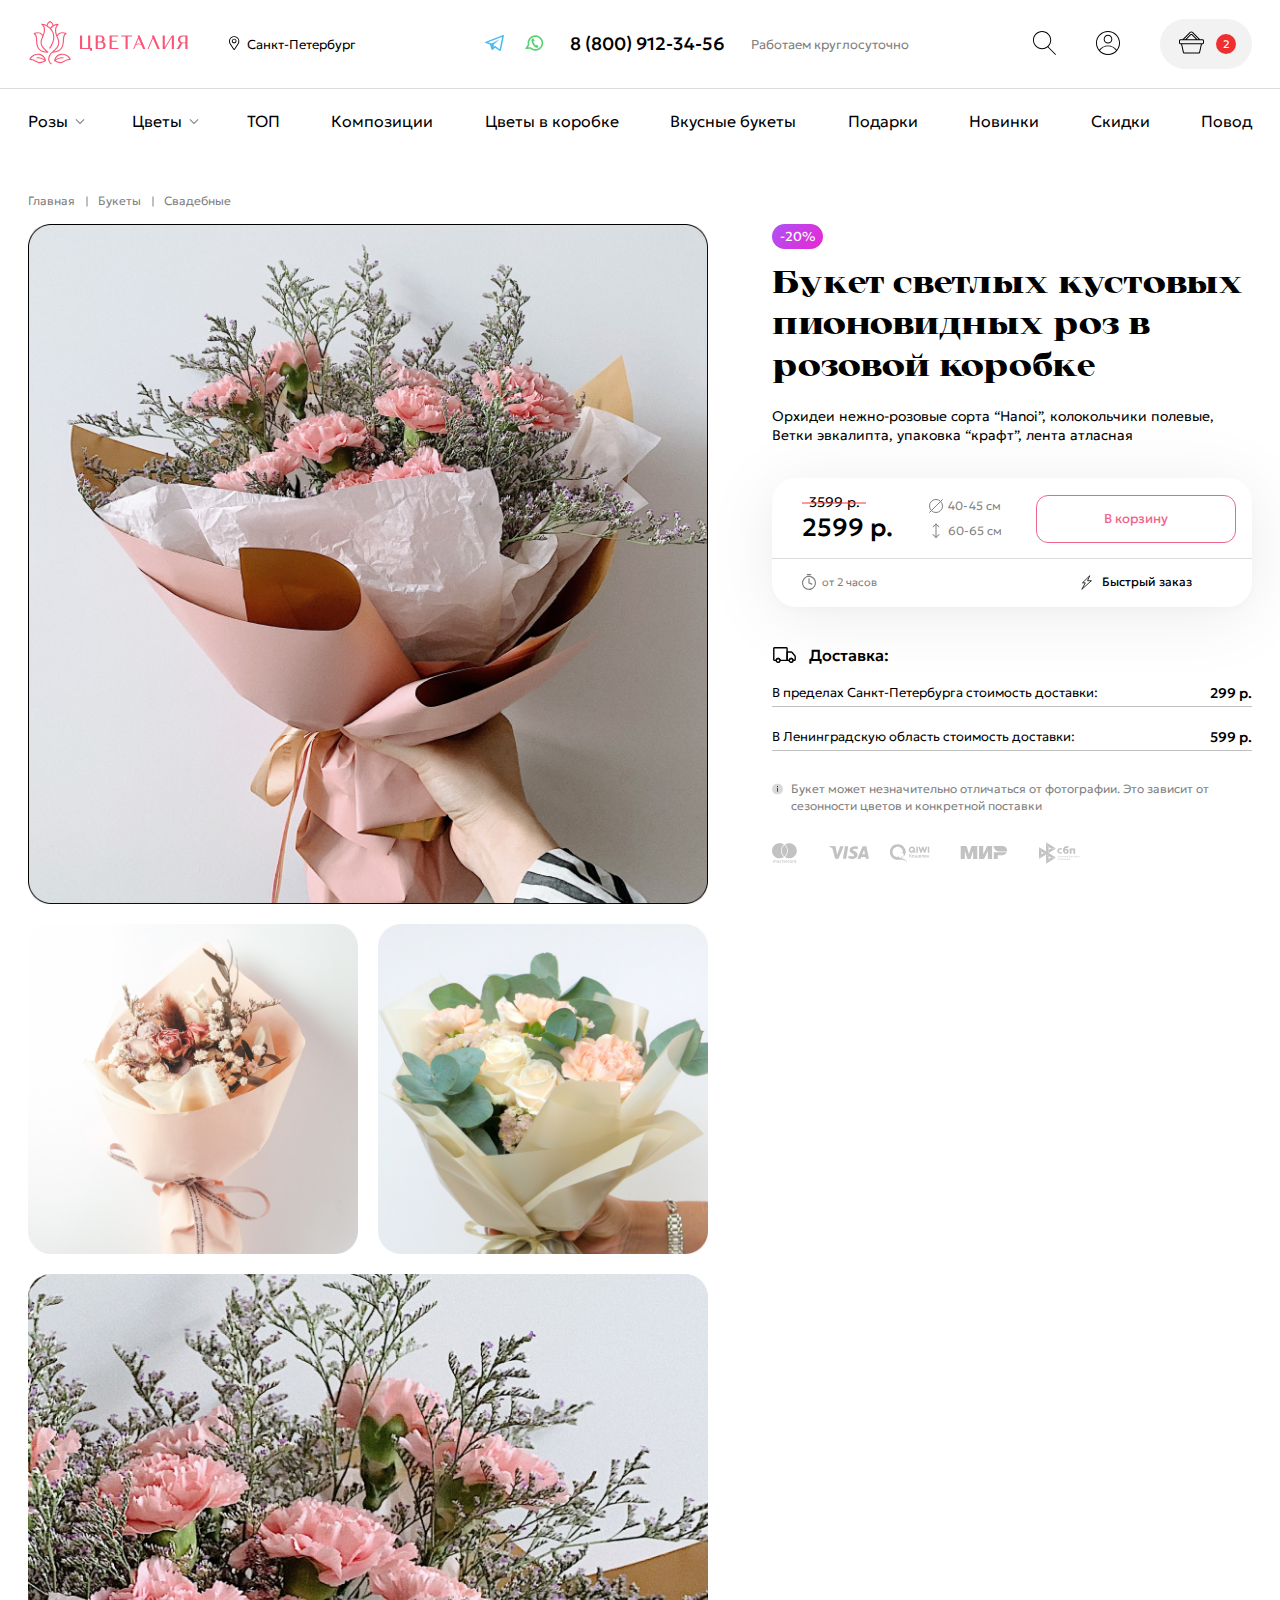
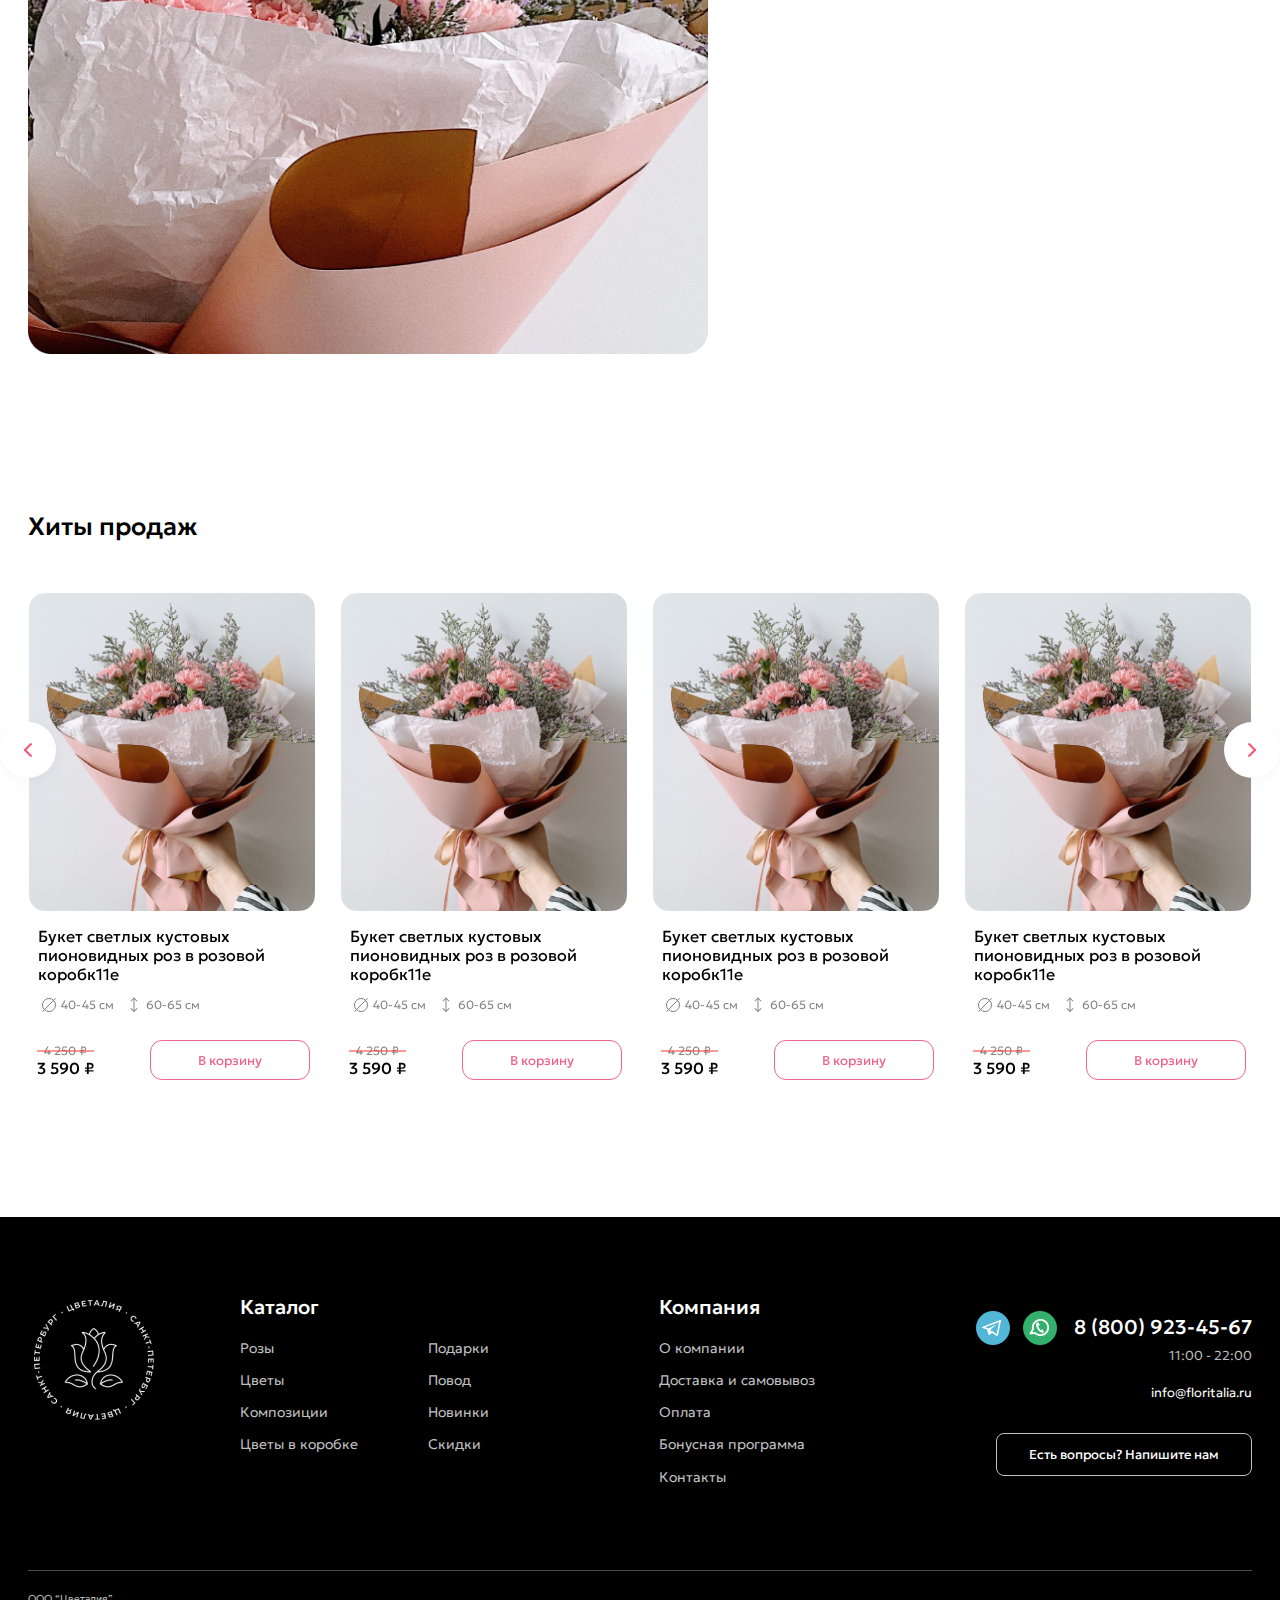
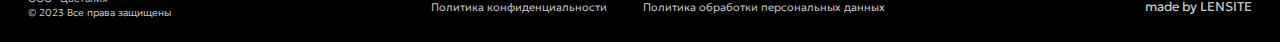
<file: product.html>
<!DOCTYPE html>
<html lang="ru">
	 <head>
	<title>Главная</title>
	<meta charset="UTF-8">
	<meta name="format-detection" content="telephone=no">
	<link rel="stylesheet" href="css/style.min.css">
	<link rel="shortcut icon" href="favicon.ico">
	<!-- <meta name="robots" content="noindex, nofollow"> -->
	<!-- <meta name="viewport" content="width=device-width, initial-scale=1.0, maximum-scale=1.0, user-scalable=0"> -->
	<meta name="viewport" content="width=device-width, initial-scale=1.0">

	<script defer src="js/vendors.min.js"></script>
	<script defer src="js/app.min.js"></script>
</head>
	<body>
		<div class="wrapper">
			<header class="header">
	<div class="header__container">


		<div class="header__statusBox">
			<div class="header__box">

				<div class="header__top _container">
					<div class="header__left">
						<a href="index.html" class="header__logo"><svg><use xlink:href="img/sprite.svg#logo-up"></use></svg></a>
						<div class="header__sity" data-da=".menu__sity, 991, 1">
							
							<select name="form[]" class="js-sel2 header__select">
								<option value="1" selected>Санкт-Петербург</option>
								<option value="2">Пункт №2</option>
								<option value="3">Пункт №3</option>
								<option value="4">Пункт №4</option>
							</select>
							<div class="header__navig">
								<svg><use xlink:href="img/sprite.svg#navig"></use></svg>
							</div>
						</div>
						
					</div>
			
					<div class="header__center">
						<div class="header__icons">
							<div class="header__icon"><a href="#"><svg><use xlink:href="img/sprite.svg#tg"></use></svg></a></div>
							<div class="header__icon"><a href="#"><svg><use xlink:href="img/sprite.svg#wts"></use></svg></a></div>
						</div>
						<div class="header__number"><a href="#">8 (800) 912-34-56</a></div>
		
						<div class="header__timework">
							<div>Работаем круглосуточно</div>
						</div>				
		
						<a href="index.html" class="header__logoMobile"><svg><use xlink:href="img/sprite.svg#logo-mob"></use></svg></a>
					</div>
			
					<div class="header__right">
						<div class="header__search">
	
							<a href="#search" class="header__searchImage _popup-link">
								<svg><use fill="#000" xlink:href="img/sprite.svg#search"></use></svg>
							</a>
						</div>
						<div class="header__user">
							<a href="#entrance" class="_popup-link"><svg><use xlink:href="img/sprite.svg#user"></use></svg></a>
						</div>
			
						<div class="header__basket">
							<div class="header__basketImage">
								<svg><use fill="#000" xlink:href="img/sprite.svg#cart"></use></svg>
							</div>
							<div class="header__counter">
								<span>2</span>
							</div>
							
						</div>
						
					</div>
	
					<div class="header__basketMenu basket">
						<div class="basket__content">
							<div class="basket__head">
								<h3>Корзина</h3>
							</div>
							<div class="basket__block">
								<div class="basket__box">
									<div class="fast__block">
										<div class="fast__image">
											<img src="img/popup-product.png" alt="">
										</div>
										<div class="fast__info">
											<div class="fast__head">
												<div class="fast__head_image">
													<img src="img/popup-product.png" alt="">
												</div>
												<h4>Букет светлых кустовых пионовидных роз в розовой коробке</h4>
												<div class="fast__close _closeArrow"></div>
											</div>
											<div class="fast__function">
												<div class="fast__size">
													<div class="product__size">
														<svg><use xlink:href="img/sprite.svg#krest"></use></svg>
														<div>40-45 см</div>
													</div>
													<div class="product__size">
														<svg><use xlink:href="img/sprite.svg#up"></use></svg>
														<div>60-65 см</div>
													</div>
												</div>
		
												<div class="fast__quantity">
													<div class="product__quantity quantity">
														<button type="button" class="quantity__button quantity__button_minus"></button>
														<div class="quantity__input">
															<input autocomplete="off" type="text" name="form[]" value="1">
														</div>
														<button type="button" class="quantity__button quantity__button_plus"></button>
													</div>
												</div>
		
												<div class="fast__price">
													<div>3 590 ₽</div>
												</div>
		
											</div>
										</div>
									</div>
								</div>
	
								<div class="basket__box">
									<div class="fast__block">
										<div class="fast__image">
											<img src="img/popup-product.png" alt="">
										</div>
										<div class="fast__info">
											<div class="fast__head">
												<div class="fast__head_image">
													<img src="img/popup-product.png" alt="">
												</div>
												<h4>Букет светлых кустовых пионовидных роз в розовой коробке</h4>
												<div class="fast__close _closeArrow"></div>
											</div>
											<div class="fast__function">
												<div class="fast__size">
													<div class="product__size">
														<svg><use xlink:href="img/sprite.svg#krest"></use></svg>
														<div>40-45 см</div>
													</div>
													<div class="product__size">
														<svg><use xlink:href="img/sprite.svg#up"></use></svg>
														<div>60-65 см</div>
													</div>
												</div>
		
												<div class="fast__quantity">
													<div class="product__quantity quantity">
														<button type="button" class="quantity__button quantity__button_minus"></button>
														<div class="quantity__input">
															<input autocomplete="off" type="text" name="form[]" value="1">
														</div>
														<button type="button" class="quantity__button quantity__button_plus"></button>
													</div>
												</div>
		
												<div class="fast__price">
													<div>3 590 ₽</div>
												</div>
		
											</div>
										</div>
									</div>
								</div>
	
							</div>
	
							<div class="basket__info">
								<div class="basket__text">
									<div>Итого:</div>
								</div>
								<div class="basket__price">
									<div>7180 р</div>
								</div>
							</div>
	
							<div class="basket__buttons">
								<div class="basket__button _button_pink">
									<a href="#">Оформить заказ</a>
								</div>
	
								<div class="basket__button _button_black">
									<a href="#">Перейти в корзину</a>
								</div>
	
							</div>
							<div class="basket__close _closeArrow"></div>
						</div>
					</div>
					
				</div>
	
			</div>
		</div>

		<div class="header__bottom">
			<div class="header__menu menu _container">
				<button type="button" class="menu__icon icon-menu" data-da=".header__left, 991, 1">
					<svg><use xlink:href="img/sprite.svg#crosses"></use></svg>
					<span>Меню</span>
				</button>
				<button type="button" data-da=".header__left, 991, 1" class="menu__arrowBlock">
					<div class="menu__arrow">
						<svg><use xlink:href="img/sprite.svg#arrow-back"></use></svg>
					</div>
					<div class="menu__arrowText">
						<h4>Все цветы</h4>
					</div>
				</button>
				<nav class="menu__body">
					<ul class="menu__list">
						<li class="menu__item menu__item_header _item_arrow _subMenu">
							<a href="#" class="menu__link _item_arrowblock">Розы</a>
							<div class="sub-menu__list">
								
								<ul class="sub-menu__block">
											<!-- 1 -->
											<li class="sub-menu__item">
												<a href="#" class="sub-menu__box">
													<div class="sub-menu__image">
														<img src="img/rose1.png" alt="">
													</div>
													<div class="sub-menu__text">
														<div>Розовые розы</div>
													</div>
												</a>
											</li>

											<!-- 2 -->
											<li class="sub-menu__item">
												<a href="#" class="sub-menu__box">
													<div class="sub-menu__image">
														<img src="img/rose2.png" alt="">
													</div>
													<div class="sub-menu__text">
														<div>Чайные розы</div>
													</div>
												</a>
											</li>

											<!-- 3 -->
											<li class="sub-menu__item">
												<a href="#" class="sub-menu__box">
													<div class="sub-menu__image">
														<img src="img/rose3.png" alt="">
													</div>
													<div class="sub-menu__text">
														<div>Белые розы</div>
													</div>
												</a>
											</li>

										<!-- 4 -->
										<li class="sub-menu__item">
											<a href="#" class="sub-menu__box">
												<div class="sub-menu__image">
													<img src="img/rose4.png" alt="">
												</div>
												<div class="sub-menu__text">
													<div>Красные розы</div>
												</div>
											</a>
										</li>

										<!-- 5 -->
										<li class="sub-menu__item">
											<a href="#" class="sub-menu__box">
												<div class="sub-menu__image">
													<img src="img/rose5.png" alt="">
												</div>
												<div class="sub-menu__text">
													<div>Розы в коробках</div>
												</div>
											</a>
										</li>

										<!-- 6 -->
										<li class="sub-menu__item">
											<a href="#" class="sub-menu__box">
												<div class="sub-menu__image">
													<img src="img/rose6.png" alt="">
												</div>
												<div class="sub-menu__text">
													<div>Букеты из роз</div>
												</div>
											</a>
										</li>

								</ul>
							</div>

						</li>
						<li class="menu__item menu__item_header _item_arrow _subMenu">
							<a href="#" class="menu__link _item_arrowblock">Цветы</a>

							<div class="sub-menu__list">
								<ul class="sub-menu__block">
									<!-- 1 -->
									<li class="sub-menu__item">
										<a href="#" class="sub-menu__box">
											<div class="sub-menu__image">
												<img src="img/flowers1.png" alt="">
											</div>
											<div class="sub-menu__text">
												<div>Альстромерии</div>
											</div>
										</a>
									</li>
	
									<!-- 2 -->
									<li class="sub-menu__item">
										<a href="#" class="sub-menu__box">
											<div class="sub-menu__image">
												<img src="img/flowers2.png" alt="">
											</div>
											<div class="sub-menu__text">
												<div>Герберы</div>
											</div>
										</a>
									</li>
	
									<!-- 3 -->
									<li class="sub-menu__item">
										<a href="#" class="sub-menu__box">
											<div class="sub-menu__image">
												<img src="img/flowers3.png" alt="">
											</div>
											<div class="sub-menu__text">
												<div>Гвоздики</div>
											</div>
										</a>
									</li>
	
									<!-- 4 -->
									<li class="sub-menu__item">
										<a href="#" class="sub-menu__box">
											<div class="sub-menu__image">
												<img src="img/flowers4.png" alt="">
											</div>
											<div class="sub-menu__text">
												<div>Гипсофила</div>
											</div>
										</a>
									</li>
	
									<!-- 5 -->
									<li class="sub-menu__item">
										<a href="#" class="sub-menu__box">
											<div class="sub-menu__image">
												<img src="img/flowers5.png" alt="">
											</div>
											<div class="sub-menu__text">
												<div>Гортензии</div>
											</div>
										</a>
									</li>
	
									<!-- 6 -->
									<li class="sub-menu__item">
										<a href="#" class="sub-menu__box">
											<div class="sub-menu__image">
												<img src="img/flowers6.png" alt="">
											</div>
											<div class="sub-menu__text">
												<div>Ирисы</div>
											</div>
										</a>
									</li>
	
									<!-- 7 -->
									<li class="sub-menu__item">
										<a href="#" class="sub-menu__box">
											<div class="sub-menu__image">
												<img src="img/flowers7.png" alt="">
											</div>
											<div class="sub-menu__text">
												<div>Каллы</div>
											</div>
										</a>
									</li>
	
									<!-- 8 -->
									<li class="sub-menu__item">
										<a href="#" class="sub-menu__box">
											<div class="sub-menu__image">
												<img src="img/flowers8.png" alt="">
											</div>
											<div class="sub-menu__text">
												<div>Лилии</div>
											</div>
										</a>
									</li>
	
									<!-- 9 -->
									<li class="sub-menu__item">
										<a href="#" class="sub-menu__box">
											<div class="sub-menu__image">
												<img src="img/flowers9.png" alt="">
											</div>
											<div class="sub-menu__text">
												<div>Орхидеи</div>
											</div>
										</a>
									</li>

								</ul>
								<ul class="sub-menu__block">

									<!-- 10 -->
									<li class="sub-menu__item">
										<a href="#" class="sub-menu__box">
											<div class="sub-menu__image">
												<img src="img/flowers10.png" alt="">
											</div>
											<div class="sub-menu__text">
												<div>Пионы</div>
											</div>
										</a>
									</li>
	
									<!-- 11 -->
									<li class="sub-menu__item">
										<a href="#" class="sub-menu__box">
											<div class="sub-menu__image">
												<img src="img/flowers11.png" alt="">
											</div>
											<div class="sub-menu__text">
												<div>Подсолнухи</div>
											</div>
										</a>
									</li>
	
									<!-- 12 -->
									<li class="sub-menu__item">
										<a href="#" class="sub-menu__box">
											<div class="sub-menu__image">
												<img src="img/flowers12.png" alt="">
											</div>
											<div class="sub-menu__text">
												<div>Ромашки</div>
											</div>
										</a>
									</li>
	
									<!-- 13 -->
									<li class="sub-menu__item">
										<a href="#" class="sub-menu__box">
											<div class="sub-menu__image">
												<img src="img/flowers13.png" alt="">
											</div>
											<div class="sub-menu__text">
												<div>Статица</div>
											</div>
										</a>
									</li>
	
									<!-- 14 -->
									<li class="sub-menu__item">
										<a href="#" class="sub-menu__box">
											<div class="sub-menu__image">
												<img src="img/flowers14.png" alt="">
											</div>
											<div class="sub-menu__text">
												<div>Сухоцветы</div>
											</div>
										</a>
									</li>
	
									<!-- 15 -->
									<li class="sub-menu__item">
										<a href="#" class="sub-menu__box">
											<div class="sub-menu__image">
												<img src="img/flowers15.png" alt="">
											</div>
											<div class="sub-menu__text">
												<div>Тюльпаны</div>
											</div>
										</a>
									</li>
	
									<!-- 16 -->
									<li class="sub-menu__item">
										<a href="#" class="sub-menu__box">
											<div class="sub-menu__image">
												<img src="img/flowers16.png" alt="">
											</div>
											<div class="sub-menu__text">
												<div>Фрезия</div>
											</div>
										</a>
									</li>
	
									<!-- 17 -->
									<li class="sub-menu__item">
										<a href="#" class="sub-menu__box">
											<div class="sub-menu__image">
												<img src="img/flowers17.png" alt="">
											</div>
											<div class="sub-menu__text">
												<div>Хризантемы</div>
											</div>
										</a>
									</li>
	
									<!-- 18 -->
									<li class="sub-menu__item">
										<a href="#" class="sub-menu__box">
											<div class="sub-menu__image">
												<img src="img/flowers18.png" alt="">
											</div>
											<div class="sub-menu__text">
												<div>Эустома</div>
											</div>
										</a>
									</li>

								</ul>
							</div>
						</li>
						<li class="menu__item"><a href="#" class="menu__link">ТОП</a></li>
						<li class="menu__item"><a href="#" class="menu__link">Композиции</a></li>
						<li class="menu__item"><a href="#" class="menu__link">Цветы в коробке</a></li>
						<li class="menu__item"><a href="#" class="menu__link">Вкусные букеты</a></li>
						<li class="menu__item"><a href="#" class="menu__link">Подарки</a></li>
						<li class="menu__item"><a href="#" class="menu__link">Новинки</a></li>
						<li class="menu__item"><a href="#" class="menu__link">Скидки</a></li>
						<li class="menu__item"><a href="#" class="menu__link">Повод</a></li>
					</ul>
					<div class="menu__pages">
						<ul class="menu__pagesMenu">
							<li class="menu__pagesItem"><a href="#">О компании</a></li>
							<li class="menu__pagesItem"><a href="#">Доставка и самовывоз</a></li>
							<li class="menu__pagesItem"><a href="#">Оплата</a></li>
							<li class="menu__pagesItem"><a href="#">Бонусная программа</a></li>
							<li class="menu__pagesItem"><a href="#">Контакты</a></li>
						</ul>
					</div>
					<div class="menu__sity">

					</div>
				</nav>
			</div>
		</div>



	</div>
</header>


<div class="chase">
	<div class="chase__block _container">
		<div class="chase__menu">

			
			<div class="header__menu menu">
				<nav class="menu__body">
					<ul class="menu__list">
						<li class="menu__item menu__item_header _item_arrow _subMenu">
							<a href="#" class="menu__link _item_arrowblock">Розы</a>
							<ul class="sub-menu__list">
								<div class="sub-menu__block">
										<!-- 1 -->
										<li class="sub-menu__item">
											<a href="#" class="sub-menu__box">
												<div class="sub-menu__image">
													<img src="img/rose1.png" alt="">
												</div>
												<div class="sub-menu__text">
													<div>Розовые розы</div>
												</div>
											</a>
										</li>

										<!-- 2 -->
										<li class="sub-menu__item">
											<a href="#" class="sub-menu__box">
												<div class="sub-menu__image">
													<img src="img/rose2.png" alt="">
												</div>
												<div class="sub-menu__text">
													<div>Чайные розы</div>
												</div>
											</a>
										</li>

										<!-- 3 -->
										<li class="sub-menu__item">
											<a href="#" class="sub-menu__box">
												<div class="sub-menu__image">
													<img src="img/rose3.png" alt="">
												</div>
												<div class="sub-menu__text">
													<div>Белые розы</div>
												</div>
											</a>
										</li>

									<!-- 4 -->
									<li class="sub-menu__item">
										<a href="#" class="sub-menu__box">
											<div class="sub-menu__image">
												<img src="img/rose4.png" alt="">
											</div>
											<div class="sub-menu__text">
												<div>Красные розы</div>
											</div>
										</a>
									</li>

									<!-- 5 -->
									<li class="sub-menu__item">
										<a href="#" class="sub-menu__box">
											<div class="sub-menu__image">
												<img src="img/rose5.png" alt="">
											</div>
											<div class="sub-menu__text">
												<div>Розы в коробках</div>
											</div>
										</a>
									</li>

									<!-- 6 -->
									<li class="sub-menu__item">
										<a href="#" class="sub-menu__box">
											<div class="sub-menu__image">
												<img src="img/rose6.png" alt="">
											</div>
											<div class="sub-menu__text">
												<div>Букеты из роз</div>
											</div>
										</a>
									</li>

								</div>

							</ul>

						</li>
						<li class="menu__item menu__item_header _item_arrow _subMenu">
							<a href="#" class="menu__link _item_arrowblock">Цветы</a>
							<ul class="sub-menu__list">
								<div class="sub-menu__block">
									<!-- 1 -->
									<li class="sub-menu__item">
										<a href="#" class="sub-menu__box">
											<div class="sub-menu__image">
												<img src="img/flowers1.png" alt="">
											</div>
											<div class="sub-menu__text">
												<div>Альстромерии</div>
											</div>
										</a>
									</li>
	
									<!-- 2 -->
									<li class="sub-menu__item">
										<a href="#" class="sub-menu__box">
											<div class="sub-menu__image">
												<img src="img/flowers2.png" alt="">
											</div>
											<div class="sub-menu__text">
												<div>Герберы</div>
											</div>
										</a>
									</li>
	
									<!-- 3 -->
									<li class="sub-menu__item">
										<a href="#" class="sub-menu__box">
											<div class="sub-menu__image">
												<img src="img/flowers3.png" alt="">
											</div>
											<div class="sub-menu__text">
												<div>Гвоздики</div>
											</div>
										</a>
									</li>
	
									<!-- 4 -->
									<li class="sub-menu__item">
										<a href="#" class="sub-menu__box">
											<div class="sub-menu__image">
												<img src="img/flowers4.png" alt="">
											</div>
											<div class="sub-menu__text">
												<div>Гипсофила</div>
											</div>
										</a>
									</li>
	
									<!-- 5 -->
									<li class="sub-menu__item">
										<a href="#" class="sub-menu__box">
											<div class="sub-menu__image">
												<img src="img/flowers5.png" alt="">
											</div>
											<div class="sub-menu__text">
												<div>Гортензии</div>
											</div>
										</a>
									</li>
	
									<!-- 6 -->
									<li class="sub-menu__item">
										<a href="#" class="sub-menu__box">
											<div class="sub-menu__image">
												<img src="img/flowers6.png" alt="">
											</div>
											<div class="sub-menu__text">
												<div>Ирисы</div>
											</div>
										</a>
									</li>
	
									<!-- 7 -->
									<li class="sub-menu__item">
										<a href="#" class="sub-menu__box">
											<div class="sub-menu__image">
												<img src="img/flowers7.png" alt="">
											</div>
											<div class="sub-menu__text">
												<div>Каллы</div>
											</div>
										</a>
									</li>
	
									<!-- 8 -->
									<li class="sub-menu__item">
										<a href="#" class="sub-menu__box">
											<div class="sub-menu__image">
												<img src="img/flowers8.png" alt="">
											</div>
											<div class="sub-menu__text">
												<div>Лилии</div>
											</div>
										</a>
									</li>
	
									<!-- 9 -->
									<li class="sub-menu__item">
										<a href="#" class="sub-menu__box">
											<div class="sub-menu__image">
												<img src="img/flowers9.png" alt="">
											</div>
											<div class="sub-menu__text">
												<div>Орхидеи</div>
											</div>
										</a>
									</li>
								</div>
								
								<div class="sub-menu__block">
									<!-- 10 -->
									<li class="sub-menu__item">
										<a href="#" class="sub-menu__box">
											<div class="sub-menu__image">
												<img src="img/flowers10.png" alt="">
											</div>
											<div class="sub-menu__text">
												<div>Пионы</div>
											</div>
										</a>
									</li>
	
									<!-- 11 -->
									<li class="sub-menu__item">
										<a href="#" class="sub-menu__box">
											<div class="sub-menu__image">
												<img src="img/flowers11.png" alt="">
											</div>
											<div class="sub-menu__text">
												<div>Подсолнухи</div>
											</div>
										</a>
									</li>
	
									<!-- 12 -->
									<li class="sub-menu__item">
										<a href="#" class="sub-menu__box">
											<div class="sub-menu__image">
												<img src="img/flowers12.png" alt="">
											</div>
											<div class="sub-menu__text">
												<div>Ромашки</div>
											</div>
										</a>
									</li>
	
									<!-- 13 -->
									<li class="sub-menu__item">
										<a href="#" class="sub-menu__box">
											<div class="sub-menu__image">
												<img src="img/flowers13.png" alt="">
											</div>
											<div class="sub-menu__text">
												<div>Статица</div>
											</div>
										</a>
									</li>
	
									<!-- 14 -->
									<li class="sub-menu__item">
										<a href="#" class="sub-menu__box">
											<div class="sub-menu__image">
												<img src="img/flowers14.png" alt="">
											</div>
											<div class="sub-menu__text">
												<div>Сухоцветы</div>
											</div>
										</a>
									</li>
	
									<!-- 15 -->
									<li class="sub-menu__item">
										<a href="#" class="sub-menu__box">
											<div class="sub-menu__image">
												<img src="img/flowers15.png" alt="">
											</div>
											<div class="sub-menu__text">
												<div>Тюльпаны</div>
											</div>
										</a>
									</li>
	
									<!-- 16 -->
									<li class="sub-menu__item">
										<a href="#" class="sub-menu__box">
											<div class="sub-menu__image">
												<img src="img/flowers16.png" alt="">
											</div>
											<div class="sub-menu__text">
												<div>Фрезия</div>
											</div>
										</a>
									</li>
	
									<!-- 17 -->
									<li class="sub-menu__item">
										<a href="#" class="sub-menu__box">
											<div class="sub-menu__image">
												<img src="img/flowers17.png" alt="">
											</div>
											<div class="sub-menu__text">
												<div>Хризантемы</div>
											</div>
										</a>
									</li>
	
									<!-- 18 -->
									<li class="sub-menu__item">
										<a href="#" class="sub-menu__box">
											<div class="sub-menu__image">
												<img src="img/flowers18.png" alt="">
											</div>
											<div class="sub-menu__text">
												<div>Эустома</div>
											</div>
										</a>
									</li>
								</div>

							</ul>
						</li>
						<li class="menu__item"><a href="#" class="menu__link">ТОП</a></li>
						<li class="menu__item"><a href="#" class="menu__link">Композиции</a></li>
						<li class="menu__item"><a href="#" class="menu__link">Цветы в коробке</a></li>
						<li class="menu__item"><a href="#" class="menu__link">Вкусные букеты</a></li>
						<li class="menu__item"><a href="#" class="menu__link">Подарки</a></li>
						<li class="menu__item"><a href="#" class="menu__link">Новинки</a></li>
						<li class="menu__item"><a href="#" class="menu__link">Скидки</a></li>
						<li class="menu__item"><a href="#" class="menu__link">Повод</a></li>
					</ul>
					<div class="menu__pages">
						<ul class="menu__pagesMenu">
							<li class="menu__pagesItem"><a href="#">О компании</a></li>
							<li class="menu__pagesItem"><a href="#">Доставка и самовывоз</a></li>
							<li class="menu__pagesItem"><a href="#">Оплата</a></li>
							<li class="menu__pagesItem"><a href="#">Бонусная программа</a></li>
							<li class="menu__pagesItem"><a href="#">Контакты</a></li>
						</ul>
					</div>
					<div class="menu__sity">

					</div>
				</nav>
			</div>


		</div>

		<div class="chase__cart">
			<div class="header__basket">
				<div class="header__basketImage">
					<svg><use fill="#000" xlink:href="img/sprite.svg#cart"></use></svg>
				</div>
				<div class="header__counter">
					<span>2</span>
				</div>
				
			</div>
		</div>

		<!-- <div class="header__basketMenu basket">
			<div class="basket__content">
				<div class="basket__head">
					<h3>Корзина</h3>
				</div>
				<div class="basket__block">
					<div class="basket__box">
						<div class="fast__block">
							<div class="fast__image">
								<img src="img/popup-product.png" alt="">
							</div>
							<div class="fast__info">
								<div class="fast__head">
									<div class="fast__head_image">
										<img src="img/popup-product.png" alt="">
									</div>
									<h4>Букет светлых кустовых пионовидных роз в розовой коробке</h4>
									<div class="fast__close _closeArrow"></div>
								</div>
								<div class="fast__function">
									<div class="fast__size">
										<div class="product__size">
											<svg><use xlink:href="/img/sprite.svg#krest"></use></svg>
											<p>40-45 см</p>
										</div>
										<div class="product__size">
											<svg><use xlink:href="/img/sprite.svg#up"></use></svg>
											<p>60-65 см</p>
										</div>
									</div>

									<div class="fast__quantity">
										<div class="product__quantity quantity">
											<button type="button" class="quantity__button quantity__button_minus"></button>
											<div class="quantity__input">
												<input autocomplete="off" type="text" name="form[]" value="1">
											</div>
											<button type="button" class="quantity__button quantity__button_plus"></button>
										</div>
									</div>

									<div class="fast__price">
										<p>3 590 ₽</p>
									</div>

								</div>
							</div>
						</div>
					</div>

					<div class="basket__box">
						<div class="fast__block">
							<div class="fast__image">
								<img src="img/popup-product.png" alt="">
							</div>
							<div class="fast__info">
								<div class="fast__head">
									<div class="fast__head_image">
										<img src="img/popup-product.png" alt="">
									</div>
									<h4>Букет светлых кустовых пионовидных роз в розовой коробке</h4>
									<div class="fast__close _closeArrow"></div>
								</div>
								<div class="fast__function">
									<div class="fast__size">
										<div class="product__size">
											<svg><use xlink:href="/img/sprite.svg#krest"></use></svg>
											<p>40-45 см</p>
										</div>
										<div class="product__size">
											<svg><use xlink:href="/img/sprite.svg#up"></use></svg>
											<p>60-65 см</p>
										</div>
									</div>

									<div class="fast__quantity">
										<div class="product__quantity quantity">
											<button type="button" class="quantity__button quantity__button_minus"></button>
											<div class="quantity__input">
												<input autocomplete="off" type="text" name="form[]" value="1">
											</div>
											<button type="button" class="quantity__button quantity__button_plus"></button>
										</div>
									</div>

									<div class="fast__price">
										<p>3 590 ₽</p>
									</div>

								</div>
							</div>
						</div>
					</div>

				</div>

				<div class="basket__info">
					<div class="basket__text">
						<p>Итого:</p>
					</div>
					<div class="basket__price">
						<p>7180 р</p>
					</div>
				</div>

				<div class="basket__buttons">
					<div class="basket__button">
						<a href="#">Оформить заказ</a>
					</div>

					<div class="basket__button">
						<a href="#">Перейти в корзину</a>
					</div>

				</div>
			</div>
		</div> -->

	</div>
</div>
			<main class="page">

            <div class="buket">
               <div class="cap">
                  <div class="cap__content _container">
                     <ul class="cap__crumbs">
                        <li class="cap__crumb">
                           <a href="#" class="cap__crumb_link">Главная</a>
                        </li>
                        <li class="cap__crumb">
                           <a href="#" class="cap__crumb_link">Букеты</a>
                        </li>
                        <li class="cap__crumb">
                           <a href="#" class="cap__crumb_link">Свадебные</a>
                        </li>
                     </ul>
                  </div>
                  
               </div>
               
               <div id="article" class="buket__content _container">
                  <div class="buket__sliderBox">
                     <div class="buket__slider _swiper">
                        <div class="buket__slide swiper-slide">
                           <img src="img/buket1.png" alt="">
                        </div>

                        <div class="buket__slide swiper-slide">
                           <img src="img/buket2.png" alt="">
                        </div>

                        <div class="buket__slide swiper-slide">
                           <img src="img/buket3.png" alt="">
                        </div>

                        <div class="buket__slide swiper-slide">
                           <img src="img/buket4.png" alt="">
                        </div>

                     </div>
                     <div class="buket-pagination swiper-pagination"></div>
                  </div>
                  

                  
                  <div class="buket__boxes">
                     <div id="aside1"class="buket__info">
                        <div class="buket__sale">
                           <div>-20%</div>
                        </div>
                        <div class="buket__head _macherTitle">
                           <h1>Букет светлых кустовых пионовидных роз в розовой коробке</h1>
                        </div>
                        <div class="buket__text">
                           <div>Орхидеи нежно-розовые сорта “Hanoi”, колокольчики полевые, Ветки эвкалипта, упаковка “крафт”, лента атласная</div>
                        </div>
   
                        <div class="buket__function">
                           <div class="buket__top">
                              <div class="buket__left">
                                 <div class="buket__subPrice">
                                    <div>3599 р.</div>
                                 </div>
                                 <div class="buket__price">
                                    <div>2599 р.</div>
                                 </div>
                              </div>
                              <div class="buket__center">
                                 <div class="buket__sizes">
                                    <div class="buket__size">
                                       <svg><use xlink:href="img/sprite.svg#krest"></use></svg>
                                       <div>40-45 см</div>
                                    </div>
   
                                    <div class="buket__size">
                                       <svg><use xlink:href="img/sprite.svg#up"></use></svg>
                                       <div>60-65 см</div>
                                    </div>
                                 </div>
                              </div>
                              <div class="buket__right">
                                 <div class="buket__button" data-da=".buket__bottom, 768, 0">
                                    <a href="#" class="buket__link">В корзину</a>
                                 </div>
                              </div>
                           </div>

                           <!-- <div class="buket__top buket__top_quantity">
                              <div class="buket__left">
                                 <div class="buket__subPrice">
                                    <div>3599 р.</div>
                                 </div>
                                 <div class="buket__price">
                                    <div>2599 р.</div>
                                 </div>
                              </div>
                              <div class="buket__center">
                                 <div class="buket__sizes">
                                    <div class="buket__size">
                                       <svg><use xlink:href="img/sprite.svg#krest"></use></svg>
                                       <div>40-45 см</div>
                                    </div>
   
                                    <div class="buket__size">
                                       <svg><use xlink:href="img/sprite.svg#up"></use></svg>
                                       <div>60-65 см</div>
                                    </div>
                                 </div>
                              </div>
                              <div class="buket__right product_quantity">
                                 <div class="product__text">
                                    <div>Добавлен в корзину</div>
                                 </div>
                                 <div class="product__quantity quantity">
												<button type="button" class="quantity__button quantity__button_minus"></button>
												<div class="quantity__input">
													<input autocomplete="off" type="text" name="form[]" value="1">
												</div>
												<button type="button" class="quantity__button quantity__button_plus"></button>
											</div>
                              </div>
                           </div> -->



                           <div class="buket__bottom">
                              <div class="buket__box">
                                 <div class="buket__time">
                                    <svg><use xlink:href="img/sprite.svg#times"></use></svg>
                                    <div>от 2 часов</div>
                                 </div>
                                 <a href="#" class="buket__fast">
                                    <svg><use xlink:href="img/sprite.svg#lightning"></use></svg>
                                    <div>Быстрый заказ</div>
                                 </a>
                              </div>
                              
                           </div>
                        </div>
   
                        <div class="buket__delivery delivery">
                           <div class="delivery__head">
                              <svg><use xlink:href="img/sprite.svg#delivery"></use></svg>
                              <h3>Доставка:</h3>
                           </div>
                           <ul class="delivery__block">
                              <li class="delivery__item">
                                 <div class="delivery__text">
                                    <div>В пределах Санкт-Петербурга стоимость доставки:</div>
                                 </div>
                                 <div class="delivery__price">
                                    <div>299 р.</div>
                                 </div>
                              </li>
   
                              <li class="delivery__item">
                                 <div class="delivery__text">
                                    <div>В Ленинградскую область стоимость доставки:</div>
                                 </div>
                                 <div class="delivery__price">
                                    <div>599 р.</div>
                                 </div>
                              </li>
   
                           </ul>
                           <div class="delivery__warning">
                              <svg><use xlink:href="img/sprite.svg#info"></use></svg>
                              <div>Букет может незначительно отличаться от фотографии. Это зависит от сезонности цветов и конкретной поставки</div>
                           </div>
                           <div class="delivery__icons">
                              <div class="delivery__icon delivery__icon_1">
                                 <svg><use xlink:href="img/sprite.svg#mastercard"></use></svg>
                              </div>
                              <div class="delivery__icon delivery__icon_2">
                                 <svg><use xlink:href="img/sprite.svg#visa"></use></svg>
                              </div>
                              <div class="delivery__icon delivery__icon_3">
                                 <svg><use xlink:href="img/sprite.svg#qiwi"></use></svg>
                              </div>
                              <div class="delivery__icon delivery__icon_4">
                                 <svg><use xlink:href="img/sprite.svg#mir"></use></svg>
                              </div>
                              <div class="delivery__icon delivery__icon_5">
                                 <svg><use xlink:href="img/sprite.svg#sbp"></use></svg>
                              </div>
                           </div>
                        </div>
                     </div>
                  </div>
               </div>

            </div>


            <div class="slideres slideres-product">
               <div class="slideres__content _container">
                  <h3 class="slideres__header">Хиты продаж</h3>
                  <div class="slideres__boxes">
                     <div class="slideres__slider _swiper">
                        <!-- 1 -->
                        <div class="slideres__slide">
                           <div class="product">
                              <div class="product__content">
                                 <a href="product.html" class="product__image">
                                    <img src="img/product.png" alt="">
                                 </a>
                                 <a href="product.html" class="product__title">
                                    <h3>Букет светлых кустовых пионовидных роз в розовой коробк11е</h3>
                                 </a>
                                 <div class="product__boxInfo">
                                    <div class="product__prices">
                                       <div class="product__subprice">
                                          <div>4 250 ₽</div>
                                       </div>
                                       <div class="product__price">
                                          <div>3 590 ₽</div>
                                       </div>
                                    </div>
                                    
                                    <div class="product__sizes">
                                       <div class="product__size">
                                          <svg><use xlink:href="img/sprite.svg#krest"></use></svg>
                                          <div>40-45 см</div>
                                       </div>
                                       <div class="product__size">
                                          <svg><use xlink:href="img/sprite.svg#up"></use></svg>
                                          <div>60-65 см</div>
                                       </div>
                                    </div>
                                 </div>
                                 <div class="product__info">
                                    <div class="product__prices">
                                       <div class="product__subprice">
                                          <div>4 250 ₽</div>
                                       </div>
                                       <div class="product__price">
                                          <div>3 590 ₽</div>
                                       </div>
                                    </div>
                                    <div class="product__line">
                                       <div class="product__buttonHover">
                                          <div href="#product" class="_popup-link">Быстрый заказ</div>
                                       </div>
                                       <div class="product__button">
                                          <a href="#" class="product__link">В корзину</a>
                                       </div>
                                    </div>
                                    
                                 </div>
      
                              </div>
                           </div>
                        </div>

                        <!-- 2 -->
                        <div class="slideres__slide">
                           <div class="product">
                              <div class="product__content">
                                 <a href="product.html" class="product__image">
                                    <img src="img/product.png" alt="">
                                 </a>
                                 <a href="product.html" class="product__title">
                                    <h3>Букет светлых кустовых пионовидных роз в розовой коробк11е</h3>
                                 </a>
                                 <div class="product__sizes">
                                    <div class="product__size">
                                       <svg><use xlink:href="img/sprite.svg#krest"></use></svg>
                                       <div>40-45 см</div>
                                    </div>
                                    <div class="product__size">
                                       <svg><use xlink:href="img/sprite.svg#up"></use></svg>
                                       <div>60-65 см</div>
                                    </div>
                                 </div>
                                 <div class="product__info">
                                    <div class="product__prices">
                                       <div class="product__subprice">
                                          <div>4 250 ₽</div>
                                       </div>
                                       <div class="product__price">
                                          <div>3 590 ₽</div>
                                       </div>
                                    </div>
                                    <div class="product__line">
                                       <div class="product__buttonHover">
                                          <div href="#product" class="_popup-link">Быстрый заказ</div>
                                       </div>
                                       <div class="product__button">
                                          <a href="#" class="product__link">В корзину</a>
                                       </div>
                                    </div>
                                    
                                 </div>
      
                              </div>
                           </div>
                        </div>

                        <!-- 3 -->
                        <div class="slideres__slide">
                           <div class="product">
                              <div class="product__content">
                                 <a href="product.html" class="product__image">
                                    <img src="img/product.png" alt="">
                                 </a>
                                 <a href="product.html" class="product__title">
                                    <h3>Букет светлых кустовых пионовидных роз в розовой коробк11е</h3>
                                 </a>
                                 <div class="product__sizes">
                                    <div class="product__size">
                                       <svg><use xlink:href="img/sprite.svg#krest"></use></svg>
                                       <div>40-45 см</div>
                                    </div>
                                    <div class="product__size">
                                       <svg><use xlink:href="img/sprite.svg#up"></use></svg>
                                       <div>60-65 см</div>
                                    </div>
                                 </div>
                                 <div class="product__info">
                                    <div class="product__prices">
                                       <div class="product__subprice">
                                          <div>4 250 ₽</div>
                                       </div>
                                       <div class="product__price">
                                          <div>3 590 ₽</div>
                                       </div>
                                    </div>
                                    <div class="product__line">
                                       <div class="product__buttonHover">
                                          <div href="#product" class="_popup-link">Быстрый заказ</div>
                                       </div>
                                       <div class="product__button">
                                          <a href="#" class="product__link">В корзину</a>
                                       </div>
                                    </div>
                                    
                                 </div>
      
                              </div>
                           </div>
                        </div>

                        <!-- 4 -->
                        <div class="slideres__slide">
                           <div class="product">
                              <div class="product__content">
                                 <a href="product.html" class="product__image">
                                    <img src="img/product.png" alt="">
                                 </a>
                                 <a href="product.html" class="product__title">
                                    <h3>Букет светлых кустовых пионовидных роз в розовой коробк11е</h3>
                                 </a>
                                 <div class="product__sizes">
                                    <div class="product__size">
                                       <svg><use xlink:href="img/sprite.svg#krest"></use></svg>
                                       <div>40-45 см</div>
                                    </div>
                                    <div class="product__size">
                                       <svg><use xlink:href="img/sprite.svg#up"></use></svg>
                                       <div>60-65 см</div>
                                    </div>
                                 </div>
                                 <div class="product__info">
                                    <div class="product__prices">
                                       <div class="product__subprice">
                                          <div>4 250 ₽</div>
                                       </div>
                                       <div class="product__price">
                                          <div>3 590 ₽</div>
                                       </div>
                                    </div>
                                    <div class="product__line">
                                       <div class="product__buttonHover">
                                          <div href="#product" class="_popup-link">Быстрый заказ</div>
                                       </div>
                                       <div class="product__button">
                                          <a href="#" class="product__link">В корзину</a>
                                       </div>
                                    </div>
                                    
                                 </div>
      
                              </div>
                           </div>
                        </div>

                        <!-- 5 -->
                        <div class="slideres__slide">
                           <div class="product">
                              <div class="product__content">
                                 <a href="product.html" class="product__image">
                                    <img src="img/product.png" alt="">
                                 </a>
                                 <a href="product.html" class="product__title">
                                    <h3>Букет светлых кустовых пионовидных роз в розовой коробк11е</h3>
                                 </a>
                                 <div class="product__sizes">
                                    <div class="product__size">
                                       <svg><use xlink:href="img/sprite.svg#krest"></use></svg>
                                       <div>40-45 см</div>
                                    </div>
                                    <div class="product__size">
                                       <svg><use xlink:href="img/sprite.svg#up"></use></svg>
                                       <div>60-65 см</div>
                                    </div>
                                 </div>
                                 <div class="product__info">
                                    <div class="product__prices">
                                       <div class="product__subprice">
                                          <div>4 250 ₽</div>
                                       </div>
                                       <div class="product__price">
                                          <div>3 590 ₽</div>
                                       </div>
                                    </div>
                                    <div class="product__line">
                                       <div class="product__buttonHover">
                                          <div href="#product" class="_popup-link">Быстрый заказ</div>
                                       </div>
                                       <div class="product__button">
                                          <a href="#" class="product__link">В корзину</a>
                                       </div>
                                    </div>
                                    
                                 </div>
      
                              </div>
                           </div>
                        </div>

                        <!-- 6 -->
                        <div class="slideres__slide">
                           <div class="product">
                              <div class="product__content">
                                 <a href="product.html" class="product__image">
                                    <img src="img/product.png" alt="">
                                 </a>
                                 <a href="product.html" class="product__title">
                                    <h3>Букет светлых кустовых пионовидных роз в розовой коробк11е</h3>
                                 </a>
                                 <div class="product__sizes">
                                    <div class="product__size">
                                       <svg><use xlink:href="img/sprite.svg#krest"></use></svg>
                                       <div>40-45 см</div>
                                    </div>
                                    <div class="product__size">
                                       <svg><use xlink:href="img/sprite.svg#up"></use></svg>
                                       <div>60-65 см</div>
                                    </div>
                                 </div>
                                 <div class="product__info">
                                    <div class="product__prices">
                                       <div class="product__subprice">
                                          <div>4 250 ₽</div>
                                       </div>
                                       <div class="product__price">
                                          <div>3 590 ₽</div>
                                       </div>
                                    </div>
                                    <div class="product__line">
                                       <div class="product__buttonHover">
                                          <div href="#product" class="_popup-link">Быстрый заказ</div>
                                       </div>
                                       <div class="product__button">
                                          <a href="#" class="product__link">В корзину</a>
                                       </div>
                                    </div>
                                    
                                 </div>
      
                              </div>
                           </div>
                        </div>

                     </div>
                     <button type="button" class="product-button product-button-prev swiper-button swiper-button-prev"></button>
                     <button type="button" class="product-button product-button-next swiper-button swiper-button-next"></button>
                  </div>
                  
               </div>
            </div>

         </main>
			<footer class="footer">
	<div class="footer__container _container">
		<div class="footer__top">
			<div class="footer__center">
				<div class="footer__blockImage">
					<a href="#" class="footer__logo" data-da=".footer__blockLast, 768, last"><svg><use xlink:href="img/sprite.svg#footerSvg"></use></svg></a>
					<div class="footer__block">
						<div class="footer__title">
							<h3>Каталог</h3>
						</div>
						<div class="footer__catalog">
							<ul class="footer__list">
								<li class="footer__item"><a href="catalog.html">Розы</a></li>
								<li class="footer__item"><a href="#">Цветы</a></li>
								<li class="footer__item"><a href="#">Композиции</a></li>
								<li class="footer__item"><a href="#">Цветы в коробке</a></li>
							</ul>
							<ul class="footer__list">
								<li class="footer__item"><a href="#">Подарки</a></li>
								<li class="footer__item"><a href="#">Повод</a></li>
								<li class="footer__item"><a href="#">Новинки</a></li>
								<li class="footer__item"><a href="special.html">Скидки</a></li>
							</ul>
						</div>
						
					</div>
				</div>

				<div class="footer__block footer__blockLast">
					<div class="footer__title">
						<h3>Компания</h3>
					</div>
					<ul class="footer__list">
						<li class="footer__item"><a href="company.html">О компании</a></li>
						<li class="footer__item"><a href="#">Доставка и самовывоз</a></li>
						<li class="footer__item"><a href="payment.html">Оплата</a></li>
						<li class="footer__item"><a href="bonus.html">Бонусная программа</a></li>
						<li class="footer__item"><a href="contact.html">Контакты</a></li>
					</ul>
				</div>

			</div>
			<div class="footer__right">
				<div class="footer__phone">
					<div class="footer__icons">
						<a href="#" class="footer__icon">
							<svg><use xlink:href="img/sprite.svg#foot-tg"></use></svg>
						</a>
						<a href="#" class="footer__icon">
							<svg><use xlink:href="img/sprite.svg#wts-foot"></use></svg>
						</a>
					</div>
					<div class="footer__number">
						<a href="#">8 (800) 923-45-67</a>
					</div>
				</div>
				<div class="footer__time">
					<div>11:00 - 22:00</div>
				</div>
				<div class="footer__email">
					<div>info@floritalia.ru</div>
				</div>
				<div class="footer__button">Есть вопросы? Напишите нам</div>
			</div>
		</div>

		<div class="footer__bottom">
			<div class="footer__box">
				<div class="footer__comp">
					<div>ООО “Цветалия”</div>
					<div>© 2023 Все права защищены</div>
				</div>
				<div class="footer__policy" data-da=".footer__bottom, 768, 0">
					<div class="footer__privacy">
						<a href="#">Политика конфиденциальности</a>
					</div>
					<div class="footer__privacy">
						<a href="#">Политика обработки персональных данных</a>
					</div>
				</div>
				<div class="footer__lensite">
					<div>made by LENSITE</div>
				</div>
			</div>
		</div>
	</div>
</footer>
		</div>
		<div class="popup popup_product">
	<div class="popup__content">
		<div class="popup__body">
			<div class="popup__close _closeArrow"></div>
			<div class="fast">
				<div class="popup__fast fast">
					<div class="fast__title">
						<h3>Быстрый заказ</h3>
					</div>
					<div class="fast__text">
						<div>Оформите заказ по телефону +7(812) 912-34-56 или заполните форму ниже</div>
					</div>
					<form action="#" class="fast__form">
						<div class="fast__contact">
							<div class="fast__input">
								<label for="">Ваше имя</label>
								<input autocomplete="off" type="text" name="form[]" data-value="" data-error="Введите корректное значение" placeholder="" class="input _req">
								<div class="form__error"></div>
							</div>
							<div class="fast__input">
								<label for="">Номер телефона</label>
								<input autocomplete="off" type="text" name="form[]" data-value="" data-error="Введите корректное значение" placeholder="" class="input _req _phone">
								<div class="form__error"></div>
							</div>
						</div>

						<div class="fast__box">

							<!-- 1 -->
							<div class="fast__block">
								<div class="fast__image">
									<img src="img/popup-product.png" alt="">
								</div>
								<div class="fast__info">
									<div class="fast__head">
										<div class="fast__head_image">
											<img src="img/popup-product.png" alt="">
										</div>
										<h4>Букет светлых кустовых пионовидных роз в розовой коробке</h4>
										<div class="fast__close _closeArrow"></div>
									</div>
									<div class="fast__function">
										<div class="fast__size">
											<div class="product__size">
												<svg><use xlink:href="img/sprite.svg#krest"></use></svg>
												<div>40-45 см</div>
											</div>
											<div class="product__size">
												<svg><use xlink:href="img/sprite.svg#up"></use></svg>
												<div>60-65 см</div>
											</div>
										</div>

										<div class="fast__quantity">
											<div class="product__quantity quantity">
												<button type="button" class="quantity__button quantity__button_minus"></button>
												<div class="quantity__input">
													<input autocomplete="off" type="text" name="form[]" value="1">
												</div>
												<button type="button" class="quantity__button quantity__button_plus"></button>
											</div>
										</div>

										<div class="fast__price">
											<div>3 590 ₽</div>
										</div>

									</div>
								</div>
							</div>

							<!-- 2 -->
							<div class="fast__block">
								<div class="fast__image">
									<img src="img/popup-product.png" alt="">
								</div>
								<div class="fast__info">
									<div class="fast__head">
										<div class="fast__head_image">
											<img src="img/popup-product.png" alt="">
										</div>
										<h4>Букет светлых кустовых пионовидных роз в розовой коробке</h4>
										<div class="fast__close _closeArrow"></div>
									</div>
									<div class="fast__function">
										<div class="fast__size">
											<div class="product__size">
												<svg><use xlink:href="img/sprite.svg#krest"></use></svg>
												<div>40-45 см</div>
											</div>
											<div class="product__size">
												<svg><use xlink:href="img/sprite.svg#up"></use></svg>
												<div>60-65 см</div>
											</div>
										</div>

										<div class="fast__quantity">
											<div class="product__quantity quantity">
												<button type="button" class="quantity__button quantity__button_minus"></button>
												<div class="quantity__input">
													<input autocomplete="off" type="text" name="form[]" value="1">
												</div>
												<button type="button" class="quantity__button quantity__button_plus"></button>
											</div>
										</div>

										<div class="fast__price">
											<div>3 590 ₽</div>
										</div>

									</div>
								</div>
							</div>
						</div>


						<div class="fast__button">
							<button type="submit" class="button btn">Отправить</button>
						</div>

						<div class="fast__checkbox checkbox">
							<input id="c_11" data-error="Ошибка" class="checkbox__input" type="checkbox" value="1" name="form[]">
							<label for="c_11" class="checkbox__label"><span class="checkbox__text">Принимаю условия <a href="">Публичной оферты</a></span></label>
						</div>
						
						
					</form>
				</div>
			</div>
		</div>
	</div>
</div>



<div class="popup popup_entrance">
	<div class="popup__content">
		<div class="popup__body">
			<div class="popup__close _closeArrow"></div>
			<div class="entrance">
				<div class="entrance__head">
					<h3>Вход</h3>
				</div>
				<form action="#" class="entrance__form">
					<div class="entrance__block">
						<div class="entrance__input">
							<label for="c_9" class="label"><span class="label">Телефон или e-mail</span></label>
							<input id="c_9" autocomplete="off" data-error="Введите корректное значение" class="input _req" type="text" value="" name="form[]">
						</div>

						<div class="entrance__input">
							<label for="c_10" class="label"><span class="label">Введите код из СМС</span></label>
							<input id="c_10" autocomplete="off" data-error="Введите корректное значение" class="input _req" type="text" value="" name="form[]">
						</div>

						<div class="entrance__time">
							<div>Запросить код повторно: 56 с</div>
						</div>
					</div>

					<div class="entrance__buttons">
						<div class="entrance__button entrance__send _button_pink">
							<button type="submit" class="button">Отправить</button>
						</div>
						<div class="entrance__button entrance__register _button_black">
							<a href="#register" class="_popup-link">Регистрация</a>
						</div>
					</div>
					<div class="entrance__sendPassword">
						<a href="#next" class="_popup-link">Вход с паролем</a>
					</div>
					
				</form>
			</div>
		</div>
	</div>
</div>


<div class="popup popup_search">
	<div class="popup__content">
		<div class="popup__body">
			<div class="popup__close _closeArrow"></div>
			<div class="search">
				<div class="search__content">
					<div class="search__block">
						<div class="search__input">
							<input autocomplete="off" type="text" name="form[]" data-error="Ошибка" value="Розы" placeholder="" class="input">
							<div class="search__icon">
								<svg><use xlink:href="img/sprite.svg#search"></use></svg>
							</div>
						</div>
					</div>
					

					<!-- <div data-tabs class="search__tabs tabs _tabs">
						<nav data-tabs-titles class="tabs__navigation">
							<button type="button" class="tabs__title _tabs-item _active">Все</button>
							<button type="button" class="tabs__title _tabs-item">Категории</button>
							<button type="button" class="tabs__title _tabs-item">Товары</button>
						</nav>
						<div data-tabs-body class="tabs__content">
							<div class="tabs__bod _tabs-block _active">


								<div class="search__boxes">
									<div class="search__header">
										<h3>Категории <span>(11)</span></h3>
									</div>
									<div class="search__category">
										<a href="#" class="search__box">
											<div class="search__images">
												<img src="img/flowers1.png" alt="">
											</div>
											<div class="search__name">Розы</div>
										</a>

										<a href="#" class="search__box">
											<div class="search__images">
												<img src="img/flowers1.png" alt="">
											</div>
											<div class="search__name">Розы</div>
										</a>

										<a href="#" class="search__box">
											<div class="search__images">
												<img src="img/flowers1.png" alt="">
											</div>
											<div class="search__name">Розы</div>
										</a>

										<a href="#" class="search__box">
											<div class="search__images">
												<img src="img/flowers1.png" alt="">
											</div>
											<div class="search__name">Розы</div>
										</a>

										<a href="#" class="search__box">
											<div class="search__images">
												<img src="img/flowers1.png" alt="">
											</div>
											<div class="search__name">Розы</div>
										</a>

										<a href="#" class="search__box">
											<div class="search__images">
												<img src="img/flowers1.png" alt="">
											</div>
											<div class="search__name">Розы</div>
										</a>

										<a href="#" class="search__box">
											<div class="search__images">
												<img src="img/flowers1.png" alt="">
											</div>
											<div class="search__name">Розы</div>
										</a>

										<a href="#" class="search__box">
											<div class="search__images">
												<img src="img/flowers1.png" alt="">
											</div>
											<div class="search__name">Розы</div>
										</a>

										<a href="#" class="search__box">
											<div class="search__images">
												<img src="img/flowers1.png" alt="">
											</div>
											<div class="search__name">Розы</div>
										</a>

										<a href="#" class="search__box">
											<div class="search__images">
												<img src="img/flowers1.png" alt="">
											</div>
											<div class="search__name">Розы</div>
										</a>

										<a href="#" class="search__box">
											<div class="search__images">
												<img src="img/flowers1.png" alt="">
											</div>
											<div class="search__name">Розы</div>
										</a>
									</div>
								</div>

								<div class="search__boxes">
									<div class="search__header">
										<h3>Товары <span>(456)</span></h3>
									</div>

									<div class="search__product">

										<a href="#" class="search__box">
											<div class="search__images product__image">
												<img src="img/product.png" alt="">
											</div>
											<div class="search__name">Букет светлых кустовых пионовидных роз в розовой коробке</div>
											<div class="search__prices">
												<div class="search__subPrice">4 250 ₽</div>
												<div class="search__price">3 590 ₽</div>
											</div>
										</a>

										<a href="#" class="search__box">
											<div class="search__images product__image">
												<img src="img/product.png" alt="">
											</div>
											<div class="search__name">Букет светлых кустовых пионовидных роз в розовой коробке</div>
											<div class="search__prices">
												<div class="search__subPrice">4 250 ₽</div>
												<div class="search__price">3 590 ₽</div>
											</div>
										</a>

										<a href="#" class="search__box">
											<div class="search__images product__image">
												<img src="img/product.png" alt="">
											</div>
											<div class="search__name">Букет светлых кустовых пионовидных роз в розовой коробке</div>
											<div class="search__prices">
												<div class="search__subPrice">4 250 ₽</div>
												<div class="search__price">3 590 ₽</div>
											</div>
										</a>

										<a href="#" class="search__box">
											<div class="search__images product__image">
												<img src="img/product.png" alt="">
											</div>
											<div class="search__name">Букет светлых кустовых пионовидных роз в розовой коробке</div>
											<div class="search__prices">
												<div class="search__subPrice">4 250 ₽</div>
												<div class="search__price">3 590 ₽</div>
											</div>
										</a>

										<a href="#" class="search__box">
											<div class="search__images product__image">
												<img src="img/product.png" alt="">
											</div>
											<div class="search__name">Букет светлых кустовых пионовидных роз в розовой коробке</div>
											<div class="search__prices">
												<div class="search__subPrice">4 250 ₽</div>
												<div class="search__price">3 590 ₽</div>
											</div>
										</a>

										<a href="#" class="search__box">
											<div class="search__images product__image">
												<img src="img/product.png" alt="">
											</div>
											<div class="search__name">Букет светлых кустовых пионовидных роз в розовой коробке</div>
											<div class="search__prices">
												<div class="search__subPrice">4 250 ₽</div>
												<div class="search__price">3 590 ₽</div>
											</div>
										</a>

										<a href="#" class="search__box">
											<div class="search__images product__image">
												<img src="img/product.png" alt="">
											</div>
											<div class="search__name">Букет светлых кустовых пионовидных роз в розовой коробке</div>
											<div class="search__prices">
												<div class="search__subPrice">4 250 ₽</div>
												<div class="search__price">3 590 ₽</div>
											</div>
										</a>

										<a href="#" class="search__box">
											<div class="search__images product__image">
												<img src="img/product.png" alt="">
											</div>
											<div class="search__name">Букет светлых кустовых пионовидных роз в розовой коробке</div>
											<div class="search__prices">
												<div class="search__subPrice">4 250 ₽</div>
												<div class="search__price">3 590 ₽</div>
											</div>
										</a>

										<a href="#" class="search__box">
											<div class="search__images product__image">
												<img src="img/product.png" alt="">
											</div>
											<div class="search__name">Букет светлых кустовых пионовидных роз в розовой коробке</div>
											<div class="search__prices">
												<div class="search__subPrice">4 250 ₽</div>
												<div class="search__price">3 590 ₽</div>
											</div>
										</a>

										<a href="#" class="search__box">
											<div class="search__images product__image">
												<img src="img/product.png" alt="">
											</div>
											<div class="search__name">Букет светлых кустовых пионовидных роз в розовой коробке</div>
											<div class="search__prices">
												<div class="search__subPrice">4 250 ₽</div>
												<div class="search__price">3 590 ₽</div>
											</div>
										</a>

										<a href="#" class="search__box">
											<div class="search__images product__image">
												<img src="img/product.png" alt="">
											</div>
											<div class="search__name">Букет светлых кустовых пионовидных роз в розовой коробке</div>
											<div class="search__prices">
												<div class="search__subPrice">4 250 ₽</div>
												<div class="search__price">3 590 ₽</div>
											</div>
										</a>

									</div>
								</div>



							</div>
							<div class="tabs__body _tabs-block">
								<div class="search__boxes">
									<div class="search__header">
										<h3>Категории <span>(11)</span></h3>
									</div>
									<div class="search__category">
										<a href="#" class="search__box">
											<div class="search__images">
												<img src="img/flowers1.png" alt="">
											</div>
											<div class="search__name">Розы</div>
										</a>

										<a href="#" class="search__box">
											<div class="search__images">
												<img src="img/flowers1.png" alt="">
											</div>
											<div class="search__name">Розы</div>
										</a>

										<a href="#" class="search__box">
											<div class="search__images">
												<img src="img/flowers1.png" alt="">
											</div>
											<div class="search__name">Розы</div>
										</a>

										<a href="#" class="search__box">
											<div class="search__images">
												<img src="img/flowers1.png" alt="">
											</div>
											<div class="search__name">Розы</div>
										</a>

										<a href="#" class="search__box">
											<div class="search__images">
												<img src="img/flowers1.png" alt="">
											</div>
											<div class="search__name">Розы</div>
										</a>

										<a href="#" class="search__box">
											<div class="search__images">
												<img src="img/flowers1.png" alt="">
											</div>
											<div class="search__name">Розы</div>
										</a>

										<a href="#" class="search__box">
											<div class="search__images">
												<img src="img/flowers1.png" alt="">
											</div>
											<div class="search__name">Розы</div>
										</a>

										<a href="#" class="search__box">
											<div class="search__images">
												<img src="img/flowers1.png" alt="">
											</div>
											<div class="search__name">Розы</div>
										</a>

										<a href="#" class="search__box">
											<div class="search__images">
												<img src="img/flowers1.png" alt="">
											</div>
											<div class="search__name">Розы</div>
										</a>

										<a href="#" class="search__box">
											<div class="search__images">
												<img src="img/flowers1.png" alt="">
											</div>
											<div class="search__name">Розы</div>
										</a>

										<a href="#" class="search__box">
											<div class="search__images">
												<img src="img/flowers1.png" alt="">
											</div>
											<div class="search__name">Розы</div>
										</a>
									</div>
								</div>
							</div>
							<div class="tabs__body _tabs-block">
								<div class="search__boxes">
									<div class="search__header">
										<h3>Товары <span>(456)</span></h3>
									</div>

									<div class="search__product">

										<a href="#" class="search__box">
											<div class="search__images product__image">
												<img src="img/product.png" alt="">
											</div>
											<div class="search__name">Букет светлых кустовых пионовидных роз в розовой коробке</div>
											<div class="search__prices">
												<div class="search__subPrice">4 250 ₽</div>
												<div class="search__price">3 590 ₽</div>
											</div>
										</a>

										<a href="#" class="search__box">
											<div class="search__images product__image">
												<img src="img/product.png" alt="">
											</div>
											<div class="search__name">Букет светлых кустовых пионовидных роз в розовой коробке</div>
											<div class="search__prices">
												<div class="search__subPrice">4 250 ₽</div>
												<div class="search__price">3 590 ₽</div>
											</div>
										</a>

										<a href="#" class="search__box">
											<div class="search__images product__image">
												<img src="img/product.png" alt="">
											</div>
											<div class="search__name">Букет светлых кустовых пионовидных роз в розовой коробке</div>
											<div class="search__prices">
												<div class="search__subPrice">4 250 ₽</div>
												<div class="search__price">3 590 ₽</div>
											</div>
										</a>

										<a href="#" class="search__box">
											<div class="search__images product__image">
												<img src="img/product.png" alt="">
											</div>
											<div class="search__name">Букет светлых кустовых пионовидных роз в розовой коробке</div>
											<div class="search__prices">
												<div class="search__subPrice">4 250 ₽</div>
												<div class="search__price">3 590 ₽</div>
											</div>
										</a>

										<a href="#" class="search__box">
											<div class="search__images product__image">
												<img src="img/product.png" alt="">
											</div>
											<div class="search__name">Букет светлых кустовых пионовидных роз в розовой коробке</div>
											<div class="search__prices">
												<div class="search__subPrice">4 250 ₽</div>
												<div class="search__price">3 590 ₽</div>
											</div>
										</a>

										<a href="#" class="search__box">
											<div class="search__images product__image">
												<img src="img/product.png" alt="">
											</div>
											<div class="search__name">Букет светлых кустовых пионовидных роз в розовой коробке</div>
											<div class="search__prices">
												<div class="search__subPrice">4 250 ₽</div>
												<div class="search__price">3 590 ₽</div>
											</div>
										</a>

										<a href="#" class="search__box">
											<div class="search__images product__image">
												<img src="img/product.png" alt="">
											</div>
											<div class="search__name">Букет светлых кустовых пионовидных роз в розовой коробке</div>
											<div class="search__prices">
												<div class="search__subPrice">4 250 ₽</div>
												<div class="search__price">3 590 ₽</div>
											</div>
										</a>

										<a href="#" class="search__box">
											<div class="search__images product__image">
												<img src="img/product.png" alt="">
											</div>
											<div class="search__name">Букет светлых кустовых пионовидных роз в розовой коробке</div>
											<div class="search__prices">
												<div class="search__subPrice">4 250 ₽</div>
												<div class="search__price">3 590 ₽</div>
											</div>
										</a>

										<a href="#" class="search__box">
											<div class="search__images product__image">
												<img src="img/product.png" alt="">
											</div>
											<div class="search__name">Букет светлых кустовых пионовидных роз в розовой коробке</div>
											<div class="search__prices">
												<div class="search__subPrice">4 250 ₽</div>
												<div class="search__price">3 590 ₽</div>
											</div>
										</a>

										<a href="#" class="search__box">
											<div class="search__images product__image">
												<img src="img/product.png" alt="">
											</div>
											<div class="search__name">Букет светлых кустовых пионовидных роз в розовой коробке</div>
											<div class="search__prices">
												<div class="search__subPrice">4 250 ₽</div>
												<div class="search__price">3 590 ₽</div>
											</div>
										</a>

										<a href="#" class="search__box">
											<div class="search__images product__image">
												<img src="img/product.png" alt="">
											</div>
											<div class="search__name">Букет светлых кустовых пионовидных роз в розовой коробке</div>
											<div class="search__prices">
												<div class="search__subPrice">4 250 ₽</div>
												<div class="search__price">3 590 ₽</div>
											</div>
										</a>

									</div>
								</div>
							</div>
						</div>
					</div> -->
					
				</div>
			</div>
		</div>
	</div>
</div>




<div class="popup popup_register">
	<div class="popup__content">
		<div class="popup__body">
			<div class="popup__close _closeArrow"></div>
			<div class="entrance">
				<div class="entrance__head">
					<h3>Личный кабинет</h3>
				</div>
				<div data-tabs class="register _tabs">
					<nav data-tabs-titles class="tabs__navigation">
						<button type="button" class="tabs__title _tabs-item">Вход</button>
						<button type="button" class="tabs__title _tabs-item _active">Регистрация</button>
					</nav>
					<div data-tabs-body class="tabs__content">
						<div class="tabs__body _tabs-block">
							<form action="#" class="entrance__form">
								<div class="entrance__block">
									<div class="entrance__input">
										<label for="c_7" class="label"><span class="label">Телефон или e-mail</span></label>
										<input id="c_7" autocomplete="off" data-error="Введите корректное значение" class="input _req" type="text" value="" name="form[]">
									</div>
			
									<div class="entrance__input">
										<label for="c_8" class="label"><span class="label">Пароль</span></label>
										<input id="c_8" autocomplete="off" data-error="Введите корректное значение" class="input _req" type="text" value="" name="form[]">
									</div>
			
									<div class="entrance__time">
										<div>Запросить код повторно: 56 с</div>
									</div>
								</div>
			
								<div class="entrance__buttons">
									<div class="entrance__button entrance__send _button_pink">
										<button type="submit" class="button">Войти</button>
									</div>
									<div class="entrance__button entrance__register _button_black">
										<a href="#entrance" class="_popup-link">Войти через СМС</a>
									</div>
								</div>
								
							</form>
						</div>
						<div class="tabs__body _tabs-block _active">
							<form action="#" class="entrance__form">
								<div class="entrance__block">
									<div class="entrance__input">
										<label for="c_5" class="label"><span class="label">Телефон или e-mail</span></label>
										<input id="c_5" autocomplete="off" data-error="Введите корректное значение" class="input _req" type="text" value="" name="form[]">
									</div>
			
									<div class="entrance__input">
										<label for="c_6" class="label"><span class="label">Введите код из СМС</span></label>
										<input id="c_6" autocomplete="off" data-error="Введите корректное значение" class="input _req" type="text" value="" name="form[]">
									</div>
			
									<div class="entrance__time">
										<div>Запросить код повторно: 56 с</div>
									</div>
								</div>
			
								<div class="entrance__buttons">
									<div class="entrance__button entrance__send _button_pink">
										<button type="submit" class="button">Отправить</button>
									</div>
								</div>
								
							</form>
						</div>
					</div>
				</div>
			</div>
		</div>
	</div>
</div>


<div class="popup popup_next">
	<div class="popup__content">
		<div class="popup__body">
			<div class="popup__close _closeArrow"></div>
			<div class="entrance">
				<div class="entrance__head">
					<h3>Личный кабинет</h3>
				</div>
				<div data-tabs class="register _tabs">
					<nav data-tabs-titles class="tabs__navigation">
						<button type="button" class="tabs__title _tabs-item _active">Вход</button>
						<button type="button" class="tabs__title _tabs-item">Регистрация</button>
					</nav>
					<div data-tabs-body class="tabs__content">
						<div class="tabs__body _tabs-block _active">
							<form action="#" class="entrance__form">
								<div class="entrance__block">
									<div class="entrance__input">
										<label for="c_3" class="label"><span class="label">Телефон или e-mail</span></label>
										<input id="c_3" autocomplete="off" data-error="Введите корректное значение" class="input _req" type="text" value="" name="form[]">
									</div>
			
									<div class="entrance__input">
										<label for="c_4" class="label"><span class="label">Пароль</span></label>
										<input id="c_4" autocomplete="off" data-error="Введите корректное значение" class="input _req" type="text" value="" name="form[]">
									</div>
			
									<div class="entrance__time">
										<div>Запросить код повторно: 56 с</div>
									</div>
								</div>
			
								<div class="entrance__buttons">
									<div class="entrance__button entrance__send _button_pink">
										<button type="submit" class="button">Войти</button>
									</div>
									<div class="entrance__button entrance__register _button_black">
										<a href="#entrance" class="_popup-link">Войти через СМС</a>
									</div>
								</div>
								
							</form>
						</div>
						<div class="tabs__body _tabs-block">
							<form action="#" class="entrance__form">
								<div class="entrance__block">
									<div class="entrance__input">
										<label for="c_1" class="label"><span class="label">Телефон или e-mail</span></label>
										<input id="c_1" autocomplete="off" data-error="Введите корректное значение" class="input _req" type="text" value="" name="form[]">
									</div>
			
									<div class="entrance__input">
										<label for="c_2" class="label"><span class="label">Введите код из СМС</span></label>
										<input id="c_2" autocomplete="off" data-error="Введите корректное значение" class="input _req" type="text" value="" name="form[]">
									</div>
			
									<div class="entrance__time">
										<div>Запросить код повторно: 56 с</div>
									</div>
								</div>
			
								<div class="entrance__buttons">
									<div class="entrance__button entrance__send _button_pink">
										<button type="submit" class="button">Отправить</button>
									</div>
								</div>
								
							</form>
						</div>
					</div>
				</div>
			</div>
		</div>
	</div>
</div>
		<!-- Swiper -->
<!-- <script src="https://unpkg.com/swiper/swiper-bundle.min.js"></script> -->
<!-- <script
  src="https://code.jquery.com/jquery-3.7.1.js"
  integrity="sha256-eKhayi8LEQwp4NKxN+CfCh+3qOVUtJn3QNZ0TciWLP4="
  crossorigin="anonymous"></script> -->

	</body>
</html>
</file>
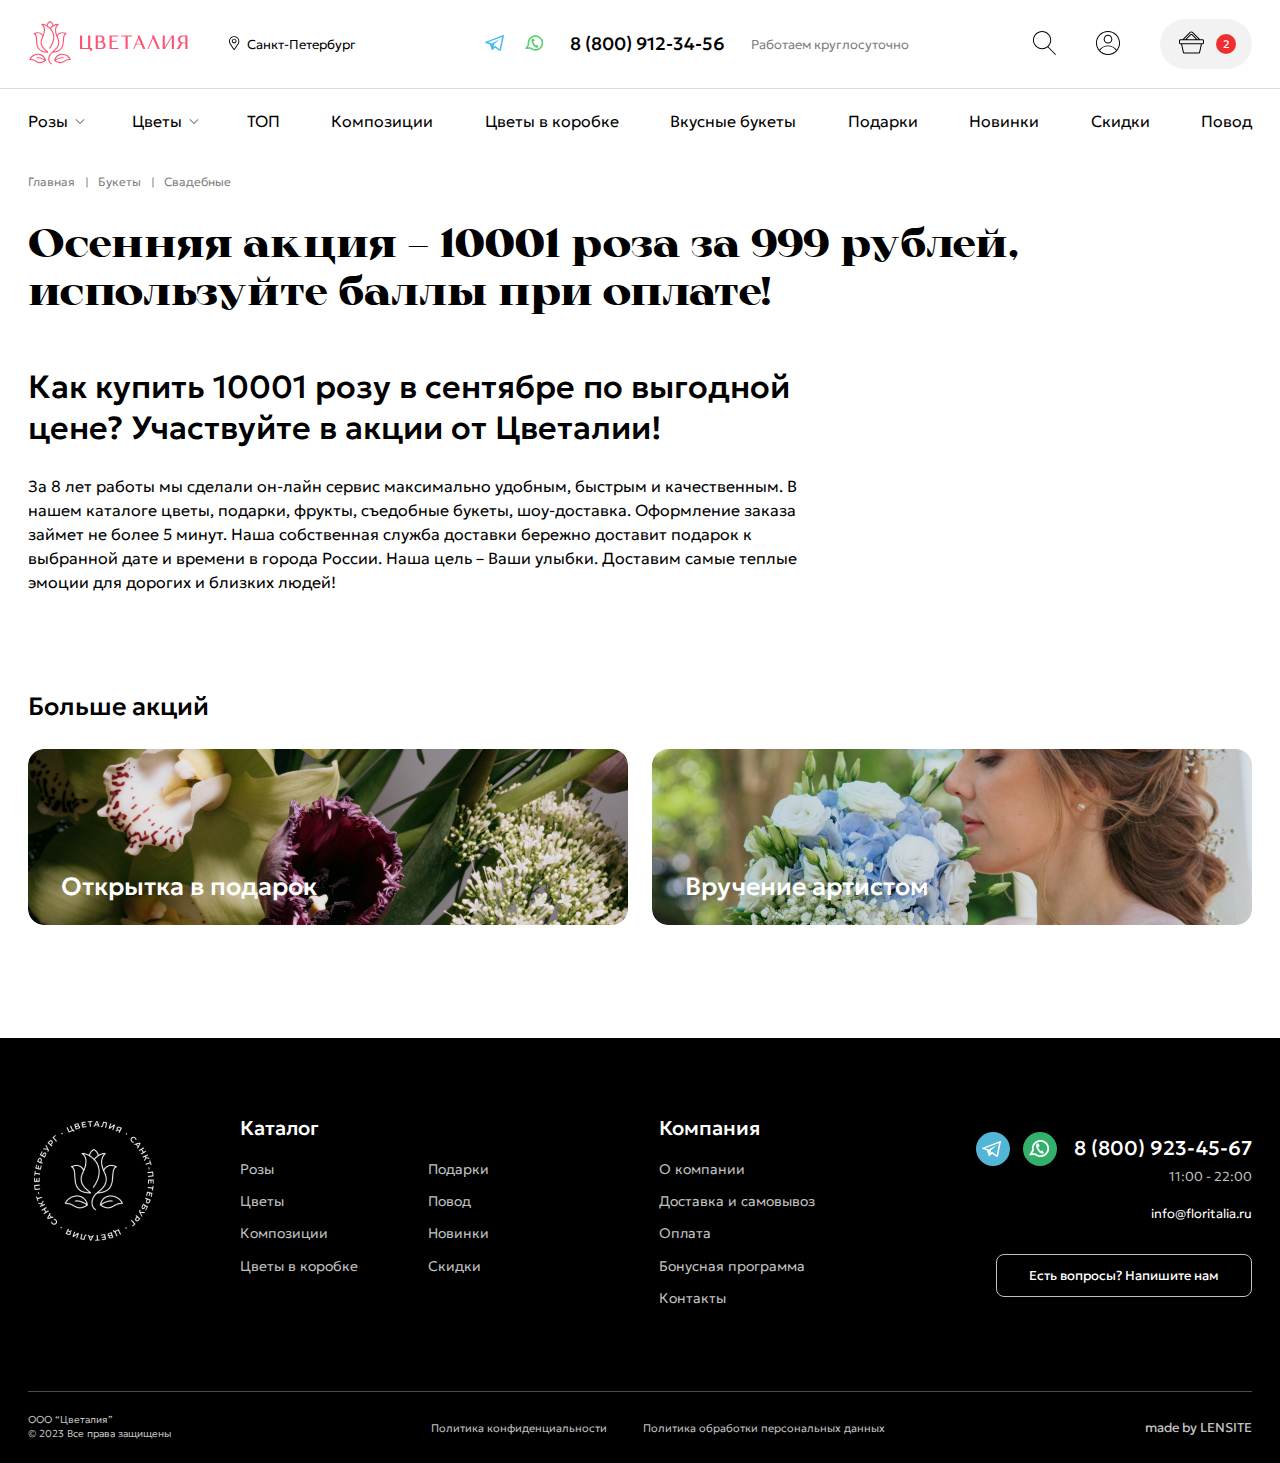
<file: special.html>
<!DOCTYPE html>
<html lang="ru">
	 <head>
	<title>Главная</title>
	<meta charset="UTF-8">
	<meta name="format-detection" content="telephone=no">
	<link rel="stylesheet" href="css/style.min.css">
	<link rel="shortcut icon" href="favicon.ico">
	<!-- <meta name="robots" content="noindex, nofollow"> -->
	<!-- <meta name="viewport" content="width=device-width, initial-scale=1.0, maximum-scale=1.0, user-scalable=0"> -->
	<meta name="viewport" content="width=device-width, initial-scale=1.0">

	<script defer src="js/vendors.min.js"></script>
	<script defer src="js/app.min.js"></script>
</head>
	<body>
		<div class="wrapper">
			<header class="header">
	<div class="header__container">


		<div class="header__statusBox">
			<div class="header__box">

				<div class="header__top _container">
					<div class="header__left">
						<a href="index.html" class="header__logo"><svg><use xlink:href="img/sprite.svg#logo-up"></use></svg></a>
						<div class="header__sity" data-da=".menu__sity, 991, 1">
							
							<select name="form[]" class="js-sel2 header__select">
								<option value="1" selected>Санкт-Петербург</option>
								<option value="2">Пункт №2</option>
								<option value="3">Пункт №3</option>
								<option value="4">Пункт №4</option>
							</select>
							<div class="header__navig">
								<svg><use xlink:href="img/sprite.svg#navig"></use></svg>
							</div>
						</div>
						
					</div>
			
					<div class="header__center">
						<div class="header__icons">
							<div class="header__icon"><a href="#"><svg><use xlink:href="img/sprite.svg#tg"></use></svg></a></div>
							<div class="header__icon"><a href="#"><svg><use xlink:href="img/sprite.svg#wts"></use></svg></a></div>
						</div>
						<div class="header__number"><a href="#">8 (800) 912-34-56</a></div>
		
						<div class="header__timework">
							<div>Работаем круглосуточно</div>
						</div>				
		
						<a href="index.html" class="header__logoMobile"><svg><use xlink:href="img/sprite.svg#logo-mob"></use></svg></a>
					</div>
			
					<div class="header__right">
						<div class="header__search">
	
							<a href="#search" class="header__searchImage _popup-link">
								<svg><use fill="#000" xlink:href="img/sprite.svg#search"></use></svg>
							</a>
						</div>
						<div class="header__user">
							<a href="#entrance" class="_popup-link"><svg><use xlink:href="img/sprite.svg#user"></use></svg></a>
						</div>
			
						<div class="header__basket">
							<div class="header__basketImage">
								<svg><use fill="#000" xlink:href="img/sprite.svg#cart"></use></svg>
							</div>
							<div class="header__counter">
								<span>2</span>
							</div>
							
						</div>
						
					</div>
	
					<div class="header__basketMenu basket">
						<div class="basket__content">
							<div class="basket__head">
								<h3>Корзина</h3>
							</div>
							<div class="basket__block">
								<div class="basket__box">
									<div class="fast__block">
										<div class="fast__image">
											<img src="img/popup-product.png" alt="">
										</div>
										<div class="fast__info">
											<div class="fast__head">
												<div class="fast__head_image">
													<img src="img/popup-product.png" alt="">
												</div>
												<h4>Букет светлых кустовых пионовидных роз в розовой коробке</h4>
												<div class="fast__close _closeArrow"></div>
											</div>
											<div class="fast__function">
												<div class="fast__size">
													<div class="product__size">
														<svg><use xlink:href="img/sprite.svg#krest"></use></svg>
														<div>40-45 см</div>
													</div>
													<div class="product__size">
														<svg><use xlink:href="img/sprite.svg#up"></use></svg>
														<div>60-65 см</div>
													</div>
												</div>
		
												<div class="fast__quantity">
													<div class="product__quantity quantity">
														<button type="button" class="quantity__button quantity__button_minus"></button>
														<div class="quantity__input">
															<input autocomplete="off" type="text" name="form[]" value="1">
														</div>
														<button type="button" class="quantity__button quantity__button_plus"></button>
													</div>
												</div>
		
												<div class="fast__price">
													<div>3 590 ₽</div>
												</div>
		
											</div>
										</div>
									</div>
								</div>
	
								<div class="basket__box">
									<div class="fast__block">
										<div class="fast__image">
											<img src="img/popup-product.png" alt="">
										</div>
										<div class="fast__info">
											<div class="fast__head">
												<div class="fast__head_image">
													<img src="img/popup-product.png" alt="">
												</div>
												<h4>Букет светлых кустовых пионовидных роз в розовой коробке</h4>
												<div class="fast__close _closeArrow"></div>
											</div>
											<div class="fast__function">
												<div class="fast__size">
													<div class="product__size">
														<svg><use xlink:href="img/sprite.svg#krest"></use></svg>
														<div>40-45 см</div>
													</div>
													<div class="product__size">
														<svg><use xlink:href="img/sprite.svg#up"></use></svg>
														<div>60-65 см</div>
													</div>
												</div>
		
												<div class="fast__quantity">
													<div class="product__quantity quantity">
														<button type="button" class="quantity__button quantity__button_minus"></button>
														<div class="quantity__input">
															<input autocomplete="off" type="text" name="form[]" value="1">
														</div>
														<button type="button" class="quantity__button quantity__button_plus"></button>
													</div>
												</div>
		
												<div class="fast__price">
													<div>3 590 ₽</div>
												</div>
		
											</div>
										</div>
									</div>
								</div>
	
							</div>
	
							<div class="basket__info">
								<div class="basket__text">
									<div>Итого:</div>
								</div>
								<div class="basket__price">
									<div>7180 р</div>
								</div>
							</div>
	
							<div class="basket__buttons">
								<div class="basket__button _button_pink">
									<a href="#">Оформить заказ</a>
								</div>
	
								<div class="basket__button _button_black">
									<a href="#">Перейти в корзину</a>
								</div>
	
							</div>
							<div class="basket__close _closeArrow"></div>
						</div>
					</div>
					
				</div>
	
			</div>
		</div>

		<div class="header__bottom">
			<div class="header__menu menu _container">
				<button type="button" class="menu__icon icon-menu" data-da=".header__left, 991, 1">
					<svg><use xlink:href="img/sprite.svg#crosses"></use></svg>
					<span>Меню</span>
				</button>
				<button type="button" data-da=".header__left, 991, 1" class="menu__arrowBlock">
					<div class="menu__arrow">
						<svg><use xlink:href="img/sprite.svg#arrow-back"></use></svg>
					</div>
					<div class="menu__arrowText">
						<h4>Все цветы</h4>
					</div>
				</button>
				<nav class="menu__body">
					<ul class="menu__list">
						<li class="menu__item menu__item_header _item_arrow _subMenu">
							<a href="#" class="menu__link _item_arrowblock">Розы</a>
							<div class="sub-menu__list">
								
								<ul class="sub-menu__block">
											<!-- 1 -->
											<li class="sub-menu__item">
												<a href="#" class="sub-menu__box">
													<div class="sub-menu__image">
														<img src="img/rose1.png" alt="">
													</div>
													<div class="sub-menu__text">
														<div>Розовые розы</div>
													</div>
												</a>
											</li>

											<!-- 2 -->
											<li class="sub-menu__item">
												<a href="#" class="sub-menu__box">
													<div class="sub-menu__image">
														<img src="img/rose2.png" alt="">
													</div>
													<div class="sub-menu__text">
														<div>Чайные розы</div>
													</div>
												</a>
											</li>

											<!-- 3 -->
											<li class="sub-menu__item">
												<a href="#" class="sub-menu__box">
													<div class="sub-menu__image">
														<img src="img/rose3.png" alt="">
													</div>
													<div class="sub-menu__text">
														<div>Белые розы</div>
													</div>
												</a>
											</li>

										<!-- 4 -->
										<li class="sub-menu__item">
											<a href="#" class="sub-menu__box">
												<div class="sub-menu__image">
													<img src="img/rose4.png" alt="">
												</div>
												<div class="sub-menu__text">
													<div>Красные розы</div>
												</div>
											</a>
										</li>

										<!-- 5 -->
										<li class="sub-menu__item">
											<a href="#" class="sub-menu__box">
												<div class="sub-menu__image">
													<img src="img/rose5.png" alt="">
												</div>
												<div class="sub-menu__text">
													<div>Розы в коробках</div>
												</div>
											</a>
										</li>

										<!-- 6 -->
										<li class="sub-menu__item">
											<a href="#" class="sub-menu__box">
												<div class="sub-menu__image">
													<img src="img/rose6.png" alt="">
												</div>
												<div class="sub-menu__text">
													<div>Букеты из роз</div>
												</div>
											</a>
										</li>

								</ul>
							</div>

						</li>
						<li class="menu__item menu__item_header _item_arrow _subMenu">
							<a href="#" class="menu__link _item_arrowblock">Цветы</a>

							<div class="sub-menu__list">
								<ul class="sub-menu__block">
									<!-- 1 -->
									<li class="sub-menu__item">
										<a href="#" class="sub-menu__box">
											<div class="sub-menu__image">
												<img src="img/flowers1.png" alt="">
											</div>
											<div class="sub-menu__text">
												<div>Альстромерии</div>
											</div>
										</a>
									</li>
	
									<!-- 2 -->
									<li class="sub-menu__item">
										<a href="#" class="sub-menu__box">
											<div class="sub-menu__image">
												<img src="img/flowers2.png" alt="">
											</div>
											<div class="sub-menu__text">
												<div>Герберы</div>
											</div>
										</a>
									</li>
	
									<!-- 3 -->
									<li class="sub-menu__item">
										<a href="#" class="sub-menu__box">
											<div class="sub-menu__image">
												<img src="img/flowers3.png" alt="">
											</div>
											<div class="sub-menu__text">
												<div>Гвоздики</div>
											</div>
										</a>
									</li>
	
									<!-- 4 -->
									<li class="sub-menu__item">
										<a href="#" class="sub-menu__box">
											<div class="sub-menu__image">
												<img src="img/flowers4.png" alt="">
											</div>
											<div class="sub-menu__text">
												<div>Гипсофила</div>
											</div>
										</a>
									</li>
	
									<!-- 5 -->
									<li class="sub-menu__item">
										<a href="#" class="sub-menu__box">
											<div class="sub-menu__image">
												<img src="img/flowers5.png" alt="">
											</div>
											<div class="sub-menu__text">
												<div>Гортензии</div>
											</div>
										</a>
									</li>
	
									<!-- 6 -->
									<li class="sub-menu__item">
										<a href="#" class="sub-menu__box">
											<div class="sub-menu__image">
												<img src="img/flowers6.png" alt="">
											</div>
											<div class="sub-menu__text">
												<div>Ирисы</div>
											</div>
										</a>
									</li>
	
									<!-- 7 -->
									<li class="sub-menu__item">
										<a href="#" class="sub-menu__box">
											<div class="sub-menu__image">
												<img src="img/flowers7.png" alt="">
											</div>
											<div class="sub-menu__text">
												<div>Каллы</div>
											</div>
										</a>
									</li>
	
									<!-- 8 -->
									<li class="sub-menu__item">
										<a href="#" class="sub-menu__box">
											<div class="sub-menu__image">
												<img src="img/flowers8.png" alt="">
											</div>
											<div class="sub-menu__text">
												<div>Лилии</div>
											</div>
										</a>
									</li>
	
									<!-- 9 -->
									<li class="sub-menu__item">
										<a href="#" class="sub-menu__box">
											<div class="sub-menu__image">
												<img src="img/flowers9.png" alt="">
											</div>
											<div class="sub-menu__text">
												<div>Орхидеи</div>
											</div>
										</a>
									</li>

								</ul>
								<ul class="sub-menu__block">

									<!-- 10 -->
									<li class="sub-menu__item">
										<a href="#" class="sub-menu__box">
											<div class="sub-menu__image">
												<img src="img/flowers10.png" alt="">
											</div>
											<div class="sub-menu__text">
												<div>Пионы</div>
											</div>
										</a>
									</li>
	
									<!-- 11 -->
									<li class="sub-menu__item">
										<a href="#" class="sub-menu__box">
											<div class="sub-menu__image">
												<img src="img/flowers11.png" alt="">
											</div>
											<div class="sub-menu__text">
												<div>Подсолнухи</div>
											</div>
										</a>
									</li>
	
									<!-- 12 -->
									<li class="sub-menu__item">
										<a href="#" class="sub-menu__box">
											<div class="sub-menu__image">
												<img src="img/flowers12.png" alt="">
											</div>
											<div class="sub-menu__text">
												<div>Ромашки</div>
											</div>
										</a>
									</li>
	
									<!-- 13 -->
									<li class="sub-menu__item">
										<a href="#" class="sub-menu__box">
											<div class="sub-menu__image">
												<img src="img/flowers13.png" alt="">
											</div>
											<div class="sub-menu__text">
												<div>Статица</div>
											</div>
										</a>
									</li>
	
									<!-- 14 -->
									<li class="sub-menu__item">
										<a href="#" class="sub-menu__box">
											<div class="sub-menu__image">
												<img src="img/flowers14.png" alt="">
											</div>
											<div class="sub-menu__text">
												<div>Сухоцветы</div>
											</div>
										</a>
									</li>
	
									<!-- 15 -->
									<li class="sub-menu__item">
										<a href="#" class="sub-menu__box">
											<div class="sub-menu__image">
												<img src="img/flowers15.png" alt="">
											</div>
											<div class="sub-menu__text">
												<div>Тюльпаны</div>
											</div>
										</a>
									</li>
	
									<!-- 16 -->
									<li class="sub-menu__item">
										<a href="#" class="sub-menu__box">
											<div class="sub-menu__image">
												<img src="img/flowers16.png" alt="">
											</div>
											<div class="sub-menu__text">
												<div>Фрезия</div>
											</div>
										</a>
									</li>
	
									<!-- 17 -->
									<li class="sub-menu__item">
										<a href="#" class="sub-menu__box">
											<div class="sub-menu__image">
												<img src="img/flowers17.png" alt="">
											</div>
											<div class="sub-menu__text">
												<div>Хризантемы</div>
											</div>
										</a>
									</li>
	
									<!-- 18 -->
									<li class="sub-menu__item">
										<a href="#" class="sub-menu__box">
											<div class="sub-menu__image">
												<img src="img/flowers18.png" alt="">
											</div>
											<div class="sub-menu__text">
												<div>Эустома</div>
											</div>
										</a>
									</li>

								</ul>
							</div>
						</li>
						<li class="menu__item"><a href="#" class="menu__link">ТОП</a></li>
						<li class="menu__item"><a href="#" class="menu__link">Композиции</a></li>
						<li class="menu__item"><a href="#" class="menu__link">Цветы в коробке</a></li>
						<li class="menu__item"><a href="#" class="menu__link">Вкусные букеты</a></li>
						<li class="menu__item"><a href="#" class="menu__link">Подарки</a></li>
						<li class="menu__item"><a href="#" class="menu__link">Новинки</a></li>
						<li class="menu__item"><a href="#" class="menu__link">Скидки</a></li>
						<li class="menu__item"><a href="#" class="menu__link">Повод</a></li>
					</ul>
					<div class="menu__pages">
						<ul class="menu__pagesMenu">
							<li class="menu__pagesItem"><a href="#">О компании</a></li>
							<li class="menu__pagesItem"><a href="#">Доставка и самовывоз</a></li>
							<li class="menu__pagesItem"><a href="#">Оплата</a></li>
							<li class="menu__pagesItem"><a href="#">Бонусная программа</a></li>
							<li class="menu__pagesItem"><a href="#">Контакты</a></li>
						</ul>
					</div>
					<div class="menu__sity">

					</div>
				</nav>
			</div>
		</div>



	</div>
</header>


<div class="chase">
	<div class="chase__block _container">
		<div class="chase__menu">

			
			<div class="header__menu menu">
				<nav class="menu__body">
					<ul class="menu__list">
						<li class="menu__item menu__item_header _item_arrow _subMenu">
							<a href="#" class="menu__link _item_arrowblock">Розы</a>
							<ul class="sub-menu__list">
								<div class="sub-menu__block">
										<!-- 1 -->
										<li class="sub-menu__item">
											<a href="#" class="sub-menu__box">
												<div class="sub-menu__image">
													<img src="img/rose1.png" alt="">
												</div>
												<div class="sub-menu__text">
													<div>Розовые розы</div>
												</div>
											</a>
										</li>

										<!-- 2 -->
										<li class="sub-menu__item">
											<a href="#" class="sub-menu__box">
												<div class="sub-menu__image">
													<img src="img/rose2.png" alt="">
												</div>
												<div class="sub-menu__text">
													<div>Чайные розы</div>
												</div>
											</a>
										</li>

										<!-- 3 -->
										<li class="sub-menu__item">
											<a href="#" class="sub-menu__box">
												<div class="sub-menu__image">
													<img src="img/rose3.png" alt="">
												</div>
												<div class="sub-menu__text">
													<div>Белые розы</div>
												</div>
											</a>
										</li>

									<!-- 4 -->
									<li class="sub-menu__item">
										<a href="#" class="sub-menu__box">
											<div class="sub-menu__image">
												<img src="img/rose4.png" alt="">
											</div>
											<div class="sub-menu__text">
												<div>Красные розы</div>
											</div>
										</a>
									</li>

									<!-- 5 -->
									<li class="sub-menu__item">
										<a href="#" class="sub-menu__box">
											<div class="sub-menu__image">
												<img src="img/rose5.png" alt="">
											</div>
											<div class="sub-menu__text">
												<div>Розы в коробках</div>
											</div>
										</a>
									</li>

									<!-- 6 -->
									<li class="sub-menu__item">
										<a href="#" class="sub-menu__box">
											<div class="sub-menu__image">
												<img src="img/rose6.png" alt="">
											</div>
											<div class="sub-menu__text">
												<div>Букеты из роз</div>
											</div>
										</a>
									</li>

								</div>

							</ul>

						</li>
						<li class="menu__item menu__item_header _item_arrow _subMenu">
							<a href="#" class="menu__link _item_arrowblock">Цветы</a>
							<ul class="sub-menu__list">
								<div class="sub-menu__block">
									<!-- 1 -->
									<li class="sub-menu__item">
										<a href="#" class="sub-menu__box">
											<div class="sub-menu__image">
												<img src="img/flowers1.png" alt="">
											</div>
											<div class="sub-menu__text">
												<div>Альстромерии</div>
											</div>
										</a>
									</li>
	
									<!-- 2 -->
									<li class="sub-menu__item">
										<a href="#" class="sub-menu__box">
											<div class="sub-menu__image">
												<img src="img/flowers2.png" alt="">
											</div>
											<div class="sub-menu__text">
												<div>Герберы</div>
											</div>
										</a>
									</li>
	
									<!-- 3 -->
									<li class="sub-menu__item">
										<a href="#" class="sub-menu__box">
											<div class="sub-menu__image">
												<img src="img/flowers3.png" alt="">
											</div>
											<div class="sub-menu__text">
												<div>Гвоздики</div>
											</div>
										</a>
									</li>
	
									<!-- 4 -->
									<li class="sub-menu__item">
										<a href="#" class="sub-menu__box">
											<div class="sub-menu__image">
												<img src="img/flowers4.png" alt="">
											</div>
											<div class="sub-menu__text">
												<div>Гипсофила</div>
											</div>
										</a>
									</li>
	
									<!-- 5 -->
									<li class="sub-menu__item">
										<a href="#" class="sub-menu__box">
											<div class="sub-menu__image">
												<img src="img/flowers5.png" alt="">
											</div>
											<div class="sub-menu__text">
												<div>Гортензии</div>
											</div>
										</a>
									</li>
	
									<!-- 6 -->
									<li class="sub-menu__item">
										<a href="#" class="sub-menu__box">
											<div class="sub-menu__image">
												<img src="img/flowers6.png" alt="">
											</div>
											<div class="sub-menu__text">
												<div>Ирисы</div>
											</div>
										</a>
									</li>
	
									<!-- 7 -->
									<li class="sub-menu__item">
										<a href="#" class="sub-menu__box">
											<div class="sub-menu__image">
												<img src="img/flowers7.png" alt="">
											</div>
											<div class="sub-menu__text">
												<div>Каллы</div>
											</div>
										</a>
									</li>
	
									<!-- 8 -->
									<li class="sub-menu__item">
										<a href="#" class="sub-menu__box">
											<div class="sub-menu__image">
												<img src="img/flowers8.png" alt="">
											</div>
											<div class="sub-menu__text">
												<div>Лилии</div>
											</div>
										</a>
									</li>
	
									<!-- 9 -->
									<li class="sub-menu__item">
										<a href="#" class="sub-menu__box">
											<div class="sub-menu__image">
												<img src="img/flowers9.png" alt="">
											</div>
											<div class="sub-menu__text">
												<div>Орхидеи</div>
											</div>
										</a>
									</li>
								</div>
								
								<div class="sub-menu__block">
									<!-- 10 -->
									<li class="sub-menu__item">
										<a href="#" class="sub-menu__box">
											<div class="sub-menu__image">
												<img src="img/flowers10.png" alt="">
											</div>
											<div class="sub-menu__text">
												<div>Пионы</div>
											</div>
										</a>
									</li>
	
									<!-- 11 -->
									<li class="sub-menu__item">
										<a href="#" class="sub-menu__box">
											<div class="sub-menu__image">
												<img src="img/flowers11.png" alt="">
											</div>
											<div class="sub-menu__text">
												<div>Подсолнухи</div>
											</div>
										</a>
									</li>
	
									<!-- 12 -->
									<li class="sub-menu__item">
										<a href="#" class="sub-menu__box">
											<div class="sub-menu__image">
												<img src="img/flowers12.png" alt="">
											</div>
											<div class="sub-menu__text">
												<div>Ромашки</div>
											</div>
										</a>
									</li>
	
									<!-- 13 -->
									<li class="sub-menu__item">
										<a href="#" class="sub-menu__box">
											<div class="sub-menu__image">
												<img src="img/flowers13.png" alt="">
											</div>
											<div class="sub-menu__text">
												<div>Статица</div>
											</div>
										</a>
									</li>
	
									<!-- 14 -->
									<li class="sub-menu__item">
										<a href="#" class="sub-menu__box">
											<div class="sub-menu__image">
												<img src="img/flowers14.png" alt="">
											</div>
											<div class="sub-menu__text">
												<div>Сухоцветы</div>
											</div>
										</a>
									</li>
	
									<!-- 15 -->
									<li class="sub-menu__item">
										<a href="#" class="sub-menu__box">
											<div class="sub-menu__image">
												<img src="img/flowers15.png" alt="">
											</div>
											<div class="sub-menu__text">
												<div>Тюльпаны</div>
											</div>
										</a>
									</li>
	
									<!-- 16 -->
									<li class="sub-menu__item">
										<a href="#" class="sub-menu__box">
											<div class="sub-menu__image">
												<img src="img/flowers16.png" alt="">
											</div>
											<div class="sub-menu__text">
												<div>Фрезия</div>
											</div>
										</a>
									</li>
	
									<!-- 17 -->
									<li class="sub-menu__item">
										<a href="#" class="sub-menu__box">
											<div class="sub-menu__image">
												<img src="img/flowers17.png" alt="">
											</div>
											<div class="sub-menu__text">
												<div>Хризантемы</div>
											</div>
										</a>
									</li>
	
									<!-- 18 -->
									<li class="sub-menu__item">
										<a href="#" class="sub-menu__box">
											<div class="sub-menu__image">
												<img src="img/flowers18.png" alt="">
											</div>
											<div class="sub-menu__text">
												<div>Эустома</div>
											</div>
										</a>
									</li>
								</div>

							</ul>
						</li>
						<li class="menu__item"><a href="#" class="menu__link">ТОП</a></li>
						<li class="menu__item"><a href="#" class="menu__link">Композиции</a></li>
						<li class="menu__item"><a href="#" class="menu__link">Цветы в коробке</a></li>
						<li class="menu__item"><a href="#" class="menu__link">Вкусные букеты</a></li>
						<li class="menu__item"><a href="#" class="menu__link">Подарки</a></li>
						<li class="menu__item"><a href="#" class="menu__link">Новинки</a></li>
						<li class="menu__item"><a href="#" class="menu__link">Скидки</a></li>
						<li class="menu__item"><a href="#" class="menu__link">Повод</a></li>
					</ul>
					<div class="menu__pages">
						<ul class="menu__pagesMenu">
							<li class="menu__pagesItem"><a href="#">О компании</a></li>
							<li class="menu__pagesItem"><a href="#">Доставка и самовывоз</a></li>
							<li class="menu__pagesItem"><a href="#">Оплата</a></li>
							<li class="menu__pagesItem"><a href="#">Бонусная программа</a></li>
							<li class="menu__pagesItem"><a href="#">Контакты</a></li>
						</ul>
					</div>
					<div class="menu__sity">

					</div>
				</nav>
			</div>


		</div>

		<div class="chase__cart">
			<div class="header__basket">
				<div class="header__basketImage">
					<svg><use fill="#000" xlink:href="img/sprite.svg#cart"></use></svg>
				</div>
				<div class="header__counter">
					<span>2</span>
				</div>
				
			</div>
		</div>

		<!-- <div class="header__basketMenu basket">
			<div class="basket__content">
				<div class="basket__head">
					<h3>Корзина</h3>
				</div>
				<div class="basket__block">
					<div class="basket__box">
						<div class="fast__block">
							<div class="fast__image">
								<img src="img/popup-product.png" alt="">
							</div>
							<div class="fast__info">
								<div class="fast__head">
									<div class="fast__head_image">
										<img src="img/popup-product.png" alt="">
									</div>
									<h4>Букет светлых кустовых пионовидных роз в розовой коробке</h4>
									<div class="fast__close _closeArrow"></div>
								</div>
								<div class="fast__function">
									<div class="fast__size">
										<div class="product__size">
											<svg><use xlink:href="/img/sprite.svg#krest"></use></svg>
											<p>40-45 см</p>
										</div>
										<div class="product__size">
											<svg><use xlink:href="/img/sprite.svg#up"></use></svg>
											<p>60-65 см</p>
										</div>
									</div>

									<div class="fast__quantity">
										<div class="product__quantity quantity">
											<button type="button" class="quantity__button quantity__button_minus"></button>
											<div class="quantity__input">
												<input autocomplete="off" type="text" name="form[]" value="1">
											</div>
											<button type="button" class="quantity__button quantity__button_plus"></button>
										</div>
									</div>

									<div class="fast__price">
										<p>3 590 ₽</p>
									</div>

								</div>
							</div>
						</div>
					</div>

					<div class="basket__box">
						<div class="fast__block">
							<div class="fast__image">
								<img src="img/popup-product.png" alt="">
							</div>
							<div class="fast__info">
								<div class="fast__head">
									<div class="fast__head_image">
										<img src="img/popup-product.png" alt="">
									</div>
									<h4>Букет светлых кустовых пионовидных роз в розовой коробке</h4>
									<div class="fast__close _closeArrow"></div>
								</div>
								<div class="fast__function">
									<div class="fast__size">
										<div class="product__size">
											<svg><use xlink:href="/img/sprite.svg#krest"></use></svg>
											<p>40-45 см</p>
										</div>
										<div class="product__size">
											<svg><use xlink:href="/img/sprite.svg#up"></use></svg>
											<p>60-65 см</p>
										</div>
									</div>

									<div class="fast__quantity">
										<div class="product__quantity quantity">
											<button type="button" class="quantity__button quantity__button_minus"></button>
											<div class="quantity__input">
												<input autocomplete="off" type="text" name="form[]" value="1">
											</div>
											<button type="button" class="quantity__button quantity__button_plus"></button>
										</div>
									</div>

									<div class="fast__price">
										<p>3 590 ₽</p>
									</div>

								</div>
							</div>
						</div>
					</div>

				</div>

				<div class="basket__info">
					<div class="basket__text">
						<p>Итого:</p>
					</div>
					<div class="basket__price">
						<p>7180 р</p>
					</div>
				</div>

				<div class="basket__buttons">
					<div class="basket__button">
						<a href="#">Оформить заказ</a>
					</div>

					<div class="basket__button">
						<a href="#">Перейти в корзину</a>
					</div>

				</div>
			</div>
		</div> -->

	</div>
</div>
			<main class="page">

            <div class="cap">
					<div class="cap__content _container">
						<ul class="cap__crumbs">
							<li class="cap__crumb">
								<a href="#" class="cap__crumb_link">Главная</a>
							</li>
							<li class="cap__crumb">
								<a href="#" class="cap__crumb_link">Букеты</a>
							</li>
							<li class="cap__crumb">
								<a href="#" class="cap__crumb_link">Свадебные</a>
							</li>
						</ul>
						<div class="cap__header">
							<h1 class="_macherTitle">Осенняя акция – 10001 роза за 999 рублей, используйте баллы при оплате!</h1>
						</div>
					</div>
					
				</div>


            <div class="special">

               <div class="special__content _container">

                  <div class="special__info">
                     <h2 class="special__head">Как купить 10001 розу в сентябре по выгодной цене? Участвуйте в акции от Цветалии!</h2>
                     <div class="special__text">За 8 лет работы мы сделали он-лайн сервис максимально удобным, быстрым и качественным. В нашем каталоге цветы, подарки, фрукты, съедобные букеты, шоу-доставка. Оформление заказа займет не более 5 минут. Наша собственная служба доставки бережно доставит подарок к выбранной дате и времени в города России. Наша цель – Ваши улыбки. Доставим самые теплые эмоции для дорогих и близких людей!</div>
                  </div>

                  
                  <div class="special__promotion">Больше акций</div>
                  <div class="special__block">
                     <!-- 1 -->
                     <a href="#" class="special__box">
                        <img src="img/special-1.png" alt="">
                        <div class="special__title">Открытка в подарок</div>
                     </a>
                     <!-- 2 -->
                     <a href="#" class="special__box">
                        <img src="img/special-2.png" alt="">
                        <div class="special__title">Вручение артистом</div>
                     </a>
                  </div>

               </div>
               
            </div>


         </main>
			<footer class="footer">
	<div class="footer__container _container">
		<div class="footer__top">
			<div class="footer__center">
				<div class="footer__blockImage">
					<a href="#" class="footer__logo" data-da=".footer__blockLast, 768, last"><svg><use xlink:href="img/sprite.svg#footerSvg"></use></svg></a>
					<div class="footer__block">
						<div class="footer__title">
							<h3>Каталог</h3>
						</div>
						<div class="footer__catalog">
							<ul class="footer__list">
								<li class="footer__item"><a href="catalog.html">Розы</a></li>
								<li class="footer__item"><a href="#">Цветы</a></li>
								<li class="footer__item"><a href="#">Композиции</a></li>
								<li class="footer__item"><a href="#">Цветы в коробке</a></li>
							</ul>
							<ul class="footer__list">
								<li class="footer__item"><a href="#">Подарки</a></li>
								<li class="footer__item"><a href="#">Повод</a></li>
								<li class="footer__item"><a href="#">Новинки</a></li>
								<li class="footer__item"><a href="special.html">Скидки</a></li>
							</ul>
						</div>
						
					</div>
				</div>

				<div class="footer__block footer__blockLast">
					<div class="footer__title">
						<h3>Компания</h3>
					</div>
					<ul class="footer__list">
						<li class="footer__item"><a href="company.html">О компании</a></li>
						<li class="footer__item"><a href="#">Доставка и самовывоз</a></li>
						<li class="footer__item"><a href="payment.html">Оплата</a></li>
						<li class="footer__item"><a href="bonus.html">Бонусная программа</a></li>
						<li class="footer__item"><a href="contact.html">Контакты</a></li>
					</ul>
				</div>

			</div>
			<div class="footer__right">
				<div class="footer__phone">
					<div class="footer__icons">
						<a href="#" class="footer__icon">
							<svg><use xlink:href="img/sprite.svg#foot-tg"></use></svg>
						</a>
						<a href="#" class="footer__icon">
							<svg><use xlink:href="img/sprite.svg#wts-foot"></use></svg>
						</a>
					</div>
					<div class="footer__number">
						<a href="#">8 (800) 923-45-67</a>
					</div>
				</div>
				<div class="footer__time">
					<div>11:00 - 22:00</div>
				</div>
				<div class="footer__email">
					<div>info@floritalia.ru</div>
				</div>
				<div class="footer__button">Есть вопросы? Напишите нам</div>
			</div>
		</div>

		<div class="footer__bottom">
			<div class="footer__box">
				<div class="footer__comp">
					<div>ООО “Цветалия”</div>
					<div>© 2023 Все права защищены</div>
				</div>
				<div class="footer__policy" data-da=".footer__bottom, 768, 0">
					<div class="footer__privacy">
						<a href="#">Политика конфиденциальности</a>
					</div>
					<div class="footer__privacy">
						<a href="#">Политика обработки персональных данных</a>
					</div>
				</div>
				<div class="footer__lensite">
					<div>made by LENSITE</div>
				</div>
			</div>
		</div>
	</div>
</footer>
		</div>
		<div class="popup popup_product">
	<div class="popup__content">
		<div class="popup__body">
			<div class="popup__close _closeArrow"></div>
			<div class="fast">
				<div class="popup__fast fast">
					<div class="fast__title">
						<h3>Быстрый заказ</h3>
					</div>
					<div class="fast__text">
						<div>Оформите заказ по телефону +7(812) 912-34-56 или заполните форму ниже</div>
					</div>
					<form action="#" class="fast__form">
						<div class="fast__contact">
							<div class="fast__input">
								<label for="">Ваше имя</label>
								<input autocomplete="off" type="text" name="form[]" data-value="" data-error="Введите корректное значение" placeholder="" class="input _req">
								<div class="form__error"></div>
							</div>
							<div class="fast__input">
								<label for="">Номер телефона</label>
								<input autocomplete="off" type="text" name="form[]" data-value="" data-error="Введите корректное значение" placeholder="" class="input _req _phone">
								<div class="form__error"></div>
							</div>
						</div>

						<div class="fast__box">

							<!-- 1 -->
							<div class="fast__block">
								<div class="fast__image">
									<img src="img/popup-product.png" alt="">
								</div>
								<div class="fast__info">
									<div class="fast__head">
										<div class="fast__head_image">
											<img src="img/popup-product.png" alt="">
										</div>
										<h4>Букет светлых кустовых пионовидных роз в розовой коробке</h4>
										<div class="fast__close _closeArrow"></div>
									</div>
									<div class="fast__function">
										<div class="fast__size">
											<div class="product__size">
												<svg><use xlink:href="img/sprite.svg#krest"></use></svg>
												<div>40-45 см</div>
											</div>
											<div class="product__size">
												<svg><use xlink:href="img/sprite.svg#up"></use></svg>
												<div>60-65 см</div>
											</div>
										</div>

										<div class="fast__quantity">
											<div class="product__quantity quantity">
												<button type="button" class="quantity__button quantity__button_minus"></button>
												<div class="quantity__input">
													<input autocomplete="off" type="text" name="form[]" value="1">
												</div>
												<button type="button" class="quantity__button quantity__button_plus"></button>
											</div>
										</div>

										<div class="fast__price">
											<div>3 590 ₽</div>
										</div>

									</div>
								</div>
							</div>

							<!-- 2 -->
							<div class="fast__block">
								<div class="fast__image">
									<img src="img/popup-product.png" alt="">
								</div>
								<div class="fast__info">
									<div class="fast__head">
										<div class="fast__head_image">
											<img src="img/popup-product.png" alt="">
										</div>
										<h4>Букет светлых кустовых пионовидных роз в розовой коробке</h4>
										<div class="fast__close _closeArrow"></div>
									</div>
									<div class="fast__function">
										<div class="fast__size">
											<div class="product__size">
												<svg><use xlink:href="img/sprite.svg#krest"></use></svg>
												<div>40-45 см</div>
											</div>
											<div class="product__size">
												<svg><use xlink:href="img/sprite.svg#up"></use></svg>
												<div>60-65 см</div>
											</div>
										</div>

										<div class="fast__quantity">
											<div class="product__quantity quantity">
												<button type="button" class="quantity__button quantity__button_minus"></button>
												<div class="quantity__input">
													<input autocomplete="off" type="text" name="form[]" value="1">
												</div>
												<button type="button" class="quantity__button quantity__button_plus"></button>
											</div>
										</div>

										<div class="fast__price">
											<div>3 590 ₽</div>
										</div>

									</div>
								</div>
							</div>
						</div>


						<div class="fast__button">
							<button type="submit" class="button btn">Отправить</button>
						</div>

						<div class="fast__checkbox checkbox">
							<input id="c_11" data-error="Ошибка" class="checkbox__input" type="checkbox" value="1" name="form[]">
							<label for="c_11" class="checkbox__label"><span class="checkbox__text">Принимаю условия <a href="">Публичной оферты</a></span></label>
						</div>
						
						
					</form>
				</div>
			</div>
		</div>
	</div>
</div>



<div class="popup popup_entrance">
	<div class="popup__content">
		<div class="popup__body">
			<div class="popup__close _closeArrow"></div>
			<div class="entrance">
				<div class="entrance__head">
					<h3>Вход</h3>
				</div>
				<form action="#" class="entrance__form">
					<div class="entrance__block">
						<div class="entrance__input">
							<label for="c_9" class="label"><span class="label">Телефон или e-mail</span></label>
							<input id="c_9" autocomplete="off" data-error="Введите корректное значение" class="input _req" type="text" value="" name="form[]">
						</div>

						<div class="entrance__input">
							<label for="c_10" class="label"><span class="label">Введите код из СМС</span></label>
							<input id="c_10" autocomplete="off" data-error="Введите корректное значение" class="input _req" type="text" value="" name="form[]">
						</div>

						<div class="entrance__time">
							<div>Запросить код повторно: 56 с</div>
						</div>
					</div>

					<div class="entrance__buttons">
						<div class="entrance__button entrance__send _button_pink">
							<button type="submit" class="button">Отправить</button>
						</div>
						<div class="entrance__button entrance__register _button_black">
							<a href="#register" class="_popup-link">Регистрация</a>
						</div>
					</div>
					<div class="entrance__sendPassword">
						<a href="#next" class="_popup-link">Вход с паролем</a>
					</div>
					
				</form>
			</div>
		</div>
	</div>
</div>


<div class="popup popup_search">
	<div class="popup__content">
		<div class="popup__body">
			<div class="popup__close _closeArrow"></div>
			<div class="search">
				<div class="search__content">
					<div class="search__block">
						<div class="search__input">
							<input autocomplete="off" type="text" name="form[]" data-error="Ошибка" value="Розы" placeholder="" class="input">
							<div class="search__icon">
								<svg><use xlink:href="img/sprite.svg#search"></use></svg>
							</div>
						</div>
					</div>
					

					<!-- <div data-tabs class="search__tabs tabs _tabs">
						<nav data-tabs-titles class="tabs__navigation">
							<button type="button" class="tabs__title _tabs-item _active">Все</button>
							<button type="button" class="tabs__title _tabs-item">Категории</button>
							<button type="button" class="tabs__title _tabs-item">Товары</button>
						</nav>
						<div data-tabs-body class="tabs__content">
							<div class="tabs__bod _tabs-block _active">


								<div class="search__boxes">
									<div class="search__header">
										<h3>Категории <span>(11)</span></h3>
									</div>
									<div class="search__category">
										<a href="#" class="search__box">
											<div class="search__images">
												<img src="img/flowers1.png" alt="">
											</div>
											<div class="search__name">Розы</div>
										</a>

										<a href="#" class="search__box">
											<div class="search__images">
												<img src="img/flowers1.png" alt="">
											</div>
											<div class="search__name">Розы</div>
										</a>

										<a href="#" class="search__box">
											<div class="search__images">
												<img src="img/flowers1.png" alt="">
											</div>
											<div class="search__name">Розы</div>
										</a>

										<a href="#" class="search__box">
											<div class="search__images">
												<img src="img/flowers1.png" alt="">
											</div>
											<div class="search__name">Розы</div>
										</a>

										<a href="#" class="search__box">
											<div class="search__images">
												<img src="img/flowers1.png" alt="">
											</div>
											<div class="search__name">Розы</div>
										</a>

										<a href="#" class="search__box">
											<div class="search__images">
												<img src="img/flowers1.png" alt="">
											</div>
											<div class="search__name">Розы</div>
										</a>

										<a href="#" class="search__box">
											<div class="search__images">
												<img src="img/flowers1.png" alt="">
											</div>
											<div class="search__name">Розы</div>
										</a>

										<a href="#" class="search__box">
											<div class="search__images">
												<img src="img/flowers1.png" alt="">
											</div>
											<div class="search__name">Розы</div>
										</a>

										<a href="#" class="search__box">
											<div class="search__images">
												<img src="img/flowers1.png" alt="">
											</div>
											<div class="search__name">Розы</div>
										</a>

										<a href="#" class="search__box">
											<div class="search__images">
												<img src="img/flowers1.png" alt="">
											</div>
											<div class="search__name">Розы</div>
										</a>

										<a href="#" class="search__box">
											<div class="search__images">
												<img src="img/flowers1.png" alt="">
											</div>
											<div class="search__name">Розы</div>
										</a>
									</div>
								</div>

								<div class="search__boxes">
									<div class="search__header">
										<h3>Товары <span>(456)</span></h3>
									</div>

									<div class="search__product">

										<a href="#" class="search__box">
											<div class="search__images product__image">
												<img src="img/product.png" alt="">
											</div>
											<div class="search__name">Букет светлых кустовых пионовидных роз в розовой коробке</div>
											<div class="search__prices">
												<div class="search__subPrice">4 250 ₽</div>
												<div class="search__price">3 590 ₽</div>
											</div>
										</a>

										<a href="#" class="search__box">
											<div class="search__images product__image">
												<img src="img/product.png" alt="">
											</div>
											<div class="search__name">Букет светлых кустовых пионовидных роз в розовой коробке</div>
											<div class="search__prices">
												<div class="search__subPrice">4 250 ₽</div>
												<div class="search__price">3 590 ₽</div>
											</div>
										</a>

										<a href="#" class="search__box">
											<div class="search__images product__image">
												<img src="img/product.png" alt="">
											</div>
											<div class="search__name">Букет светлых кустовых пионовидных роз в розовой коробке</div>
											<div class="search__prices">
												<div class="search__subPrice">4 250 ₽</div>
												<div class="search__price">3 590 ₽</div>
											</div>
										</a>

										<a href="#" class="search__box">
											<div class="search__images product__image">
												<img src="img/product.png" alt="">
											</div>
											<div class="search__name">Букет светлых кустовых пионовидных роз в розовой коробке</div>
											<div class="search__prices">
												<div class="search__subPrice">4 250 ₽</div>
												<div class="search__price">3 590 ₽</div>
											</div>
										</a>

										<a href="#" class="search__box">
											<div class="search__images product__image">
												<img src="img/product.png" alt="">
											</div>
											<div class="search__name">Букет светлых кустовых пионовидных роз в розовой коробке</div>
											<div class="search__prices">
												<div class="search__subPrice">4 250 ₽</div>
												<div class="search__price">3 590 ₽</div>
											</div>
										</a>

										<a href="#" class="search__box">
											<div class="search__images product__image">
												<img src="img/product.png" alt="">
											</div>
											<div class="search__name">Букет светлых кустовых пионовидных роз в розовой коробке</div>
											<div class="search__prices">
												<div class="search__subPrice">4 250 ₽</div>
												<div class="search__price">3 590 ₽</div>
											</div>
										</a>

										<a href="#" class="search__box">
											<div class="search__images product__image">
												<img src="img/product.png" alt="">
											</div>
											<div class="search__name">Букет светлых кустовых пионовидных роз в розовой коробке</div>
											<div class="search__prices">
												<div class="search__subPrice">4 250 ₽</div>
												<div class="search__price">3 590 ₽</div>
											</div>
										</a>

										<a href="#" class="search__box">
											<div class="search__images product__image">
												<img src="img/product.png" alt="">
											</div>
											<div class="search__name">Букет светлых кустовых пионовидных роз в розовой коробке</div>
											<div class="search__prices">
												<div class="search__subPrice">4 250 ₽</div>
												<div class="search__price">3 590 ₽</div>
											</div>
										</a>

										<a href="#" class="search__box">
											<div class="search__images product__image">
												<img src="img/product.png" alt="">
											</div>
											<div class="search__name">Букет светлых кустовых пионовидных роз в розовой коробке</div>
											<div class="search__prices">
												<div class="search__subPrice">4 250 ₽</div>
												<div class="search__price">3 590 ₽</div>
											</div>
										</a>

										<a href="#" class="search__box">
											<div class="search__images product__image">
												<img src="img/product.png" alt="">
											</div>
											<div class="search__name">Букет светлых кустовых пионовидных роз в розовой коробке</div>
											<div class="search__prices">
												<div class="search__subPrice">4 250 ₽</div>
												<div class="search__price">3 590 ₽</div>
											</div>
										</a>

										<a href="#" class="search__box">
											<div class="search__images product__image">
												<img src="img/product.png" alt="">
											</div>
											<div class="search__name">Букет светлых кустовых пионовидных роз в розовой коробке</div>
											<div class="search__prices">
												<div class="search__subPrice">4 250 ₽</div>
												<div class="search__price">3 590 ₽</div>
											</div>
										</a>

									</div>
								</div>



							</div>
							<div class="tabs__body _tabs-block">
								<div class="search__boxes">
									<div class="search__header">
										<h3>Категории <span>(11)</span></h3>
									</div>
									<div class="search__category">
										<a href="#" class="search__box">
											<div class="search__images">
												<img src="img/flowers1.png" alt="">
											</div>
											<div class="search__name">Розы</div>
										</a>

										<a href="#" class="search__box">
											<div class="search__images">
												<img src="img/flowers1.png" alt="">
											</div>
											<div class="search__name">Розы</div>
										</a>

										<a href="#" class="search__box">
											<div class="search__images">
												<img src="img/flowers1.png" alt="">
											</div>
											<div class="search__name">Розы</div>
										</a>

										<a href="#" class="search__box">
											<div class="search__images">
												<img src="img/flowers1.png" alt="">
											</div>
											<div class="search__name">Розы</div>
										</a>

										<a href="#" class="search__box">
											<div class="search__images">
												<img src="img/flowers1.png" alt="">
											</div>
											<div class="search__name">Розы</div>
										</a>

										<a href="#" class="search__box">
											<div class="search__images">
												<img src="img/flowers1.png" alt="">
											</div>
											<div class="search__name">Розы</div>
										</a>

										<a href="#" class="search__box">
											<div class="search__images">
												<img src="img/flowers1.png" alt="">
											</div>
											<div class="search__name">Розы</div>
										</a>

										<a href="#" class="search__box">
											<div class="search__images">
												<img src="img/flowers1.png" alt="">
											</div>
											<div class="search__name">Розы</div>
										</a>

										<a href="#" class="search__box">
											<div class="search__images">
												<img src="img/flowers1.png" alt="">
											</div>
											<div class="search__name">Розы</div>
										</a>

										<a href="#" class="search__box">
											<div class="search__images">
												<img src="img/flowers1.png" alt="">
											</div>
											<div class="search__name">Розы</div>
										</a>

										<a href="#" class="search__box">
											<div class="search__images">
												<img src="img/flowers1.png" alt="">
											</div>
											<div class="search__name">Розы</div>
										</a>
									</div>
								</div>
							</div>
							<div class="tabs__body _tabs-block">
								<div class="search__boxes">
									<div class="search__header">
										<h3>Товары <span>(456)</span></h3>
									</div>

									<div class="search__product">

										<a href="#" class="search__box">
											<div class="search__images product__image">
												<img src="img/product.png" alt="">
											</div>
											<div class="search__name">Букет светлых кустовых пионовидных роз в розовой коробке</div>
											<div class="search__prices">
												<div class="search__subPrice">4 250 ₽</div>
												<div class="search__price">3 590 ₽</div>
											</div>
										</a>

										<a href="#" class="search__box">
											<div class="search__images product__image">
												<img src="img/product.png" alt="">
											</div>
											<div class="search__name">Букет светлых кустовых пионовидных роз в розовой коробке</div>
											<div class="search__prices">
												<div class="search__subPrice">4 250 ₽</div>
												<div class="search__price">3 590 ₽</div>
											</div>
										</a>

										<a href="#" class="search__box">
											<div class="search__images product__image">
												<img src="img/product.png" alt="">
											</div>
											<div class="search__name">Букет светлых кустовых пионовидных роз в розовой коробке</div>
											<div class="search__prices">
												<div class="search__subPrice">4 250 ₽</div>
												<div class="search__price">3 590 ₽</div>
											</div>
										</a>

										<a href="#" class="search__box">
											<div class="search__images product__image">
												<img src="img/product.png" alt="">
											</div>
											<div class="search__name">Букет светлых кустовых пионовидных роз в розовой коробке</div>
											<div class="search__prices">
												<div class="search__subPrice">4 250 ₽</div>
												<div class="search__price">3 590 ₽</div>
											</div>
										</a>

										<a href="#" class="search__box">
											<div class="search__images product__image">
												<img src="img/product.png" alt="">
											</div>
											<div class="search__name">Букет светлых кустовых пионовидных роз в розовой коробке</div>
											<div class="search__prices">
												<div class="search__subPrice">4 250 ₽</div>
												<div class="search__price">3 590 ₽</div>
											</div>
										</a>

										<a href="#" class="search__box">
											<div class="search__images product__image">
												<img src="img/product.png" alt="">
											</div>
											<div class="search__name">Букет светлых кустовых пионовидных роз в розовой коробке</div>
											<div class="search__prices">
												<div class="search__subPrice">4 250 ₽</div>
												<div class="search__price">3 590 ₽</div>
											</div>
										</a>

										<a href="#" class="search__box">
											<div class="search__images product__image">
												<img src="img/product.png" alt="">
											</div>
											<div class="search__name">Букет светлых кустовых пионовидных роз в розовой коробке</div>
											<div class="search__prices">
												<div class="search__subPrice">4 250 ₽</div>
												<div class="search__price">3 590 ₽</div>
											</div>
										</a>

										<a href="#" class="search__box">
											<div class="search__images product__image">
												<img src="img/product.png" alt="">
											</div>
											<div class="search__name">Букет светлых кустовых пионовидных роз в розовой коробке</div>
											<div class="search__prices">
												<div class="search__subPrice">4 250 ₽</div>
												<div class="search__price">3 590 ₽</div>
											</div>
										</a>

										<a href="#" class="search__box">
											<div class="search__images product__image">
												<img src="img/product.png" alt="">
											</div>
											<div class="search__name">Букет светлых кустовых пионовидных роз в розовой коробке</div>
											<div class="search__prices">
												<div class="search__subPrice">4 250 ₽</div>
												<div class="search__price">3 590 ₽</div>
											</div>
										</a>

										<a href="#" class="search__box">
											<div class="search__images product__image">
												<img src="img/product.png" alt="">
											</div>
											<div class="search__name">Букет светлых кустовых пионовидных роз в розовой коробке</div>
											<div class="search__prices">
												<div class="search__subPrice">4 250 ₽</div>
												<div class="search__price">3 590 ₽</div>
											</div>
										</a>

										<a href="#" class="search__box">
											<div class="search__images product__image">
												<img src="img/product.png" alt="">
											</div>
											<div class="search__name">Букет светлых кустовых пионовидных роз в розовой коробке</div>
											<div class="search__prices">
												<div class="search__subPrice">4 250 ₽</div>
												<div class="search__price">3 590 ₽</div>
											</div>
										</a>

									</div>
								</div>
							</div>
						</div>
					</div> -->
					
				</div>
			</div>
		</div>
	</div>
</div>




<div class="popup popup_register">
	<div class="popup__content">
		<div class="popup__body">
			<div class="popup__close _closeArrow"></div>
			<div class="entrance">
				<div class="entrance__head">
					<h3>Личный кабинет</h3>
				</div>
				<div data-tabs class="register _tabs">
					<nav data-tabs-titles class="tabs__navigation">
						<button type="button" class="tabs__title _tabs-item">Вход</button>
						<button type="button" class="tabs__title _tabs-item _active">Регистрация</button>
					</nav>
					<div data-tabs-body class="tabs__content">
						<div class="tabs__body _tabs-block">
							<form action="#" class="entrance__form">
								<div class="entrance__block">
									<div class="entrance__input">
										<label for="c_7" class="label"><span class="label">Телефон или e-mail</span></label>
										<input id="c_7" autocomplete="off" data-error="Введите корректное значение" class="input _req" type="text" value="" name="form[]">
									</div>
			
									<div class="entrance__input">
										<label for="c_8" class="label"><span class="label">Пароль</span></label>
										<input id="c_8" autocomplete="off" data-error="Введите корректное значение" class="input _req" type="text" value="" name="form[]">
									</div>
			
									<div class="entrance__time">
										<div>Запросить код повторно: 56 с</div>
									</div>
								</div>
			
								<div class="entrance__buttons">
									<div class="entrance__button entrance__send _button_pink">
										<button type="submit" class="button">Войти</button>
									</div>
									<div class="entrance__button entrance__register _button_black">
										<a href="#entrance" class="_popup-link">Войти через СМС</a>
									</div>
								</div>
								
							</form>
						</div>
						<div class="tabs__body _tabs-block _active">
							<form action="#" class="entrance__form">
								<div class="entrance__block">
									<div class="entrance__input">
										<label for="c_5" class="label"><span class="label">Телефон или e-mail</span></label>
										<input id="c_5" autocomplete="off" data-error="Введите корректное значение" class="input _req" type="text" value="" name="form[]">
									</div>
			
									<div class="entrance__input">
										<label for="c_6" class="label"><span class="label">Введите код из СМС</span></label>
										<input id="c_6" autocomplete="off" data-error="Введите корректное значение" class="input _req" type="text" value="" name="form[]">
									</div>
			
									<div class="entrance__time">
										<div>Запросить код повторно: 56 с</div>
									</div>
								</div>
			
								<div class="entrance__buttons">
									<div class="entrance__button entrance__send _button_pink">
										<button type="submit" class="button">Отправить</button>
									</div>
								</div>
								
							</form>
						</div>
					</div>
				</div>
			</div>
		</div>
	</div>
</div>


<div class="popup popup_next">
	<div class="popup__content">
		<div class="popup__body">
			<div class="popup__close _closeArrow"></div>
			<div class="entrance">
				<div class="entrance__head">
					<h3>Личный кабинет</h3>
				</div>
				<div data-tabs class="register _tabs">
					<nav data-tabs-titles class="tabs__navigation">
						<button type="button" class="tabs__title _tabs-item _active">Вход</button>
						<button type="button" class="tabs__title _tabs-item">Регистрация</button>
					</nav>
					<div data-tabs-body class="tabs__content">
						<div class="tabs__body _tabs-block _active">
							<form action="#" class="entrance__form">
								<div class="entrance__block">
									<div class="entrance__input">
										<label for="c_3" class="label"><span class="label">Телефон или e-mail</span></label>
										<input id="c_3" autocomplete="off" data-error="Введите корректное значение" class="input _req" type="text" value="" name="form[]">
									</div>
			
									<div class="entrance__input">
										<label for="c_4" class="label"><span class="label">Пароль</span></label>
										<input id="c_4" autocomplete="off" data-error="Введите корректное значение" class="input _req" type="text" value="" name="form[]">
									</div>
			
									<div class="entrance__time">
										<div>Запросить код повторно: 56 с</div>
									</div>
								</div>
			
								<div class="entrance__buttons">
									<div class="entrance__button entrance__send _button_pink">
										<button type="submit" class="button">Войти</button>
									</div>
									<div class="entrance__button entrance__register _button_black">
										<a href="#entrance" class="_popup-link">Войти через СМС</a>
									</div>
								</div>
								
							</form>
						</div>
						<div class="tabs__body _tabs-block">
							<form action="#" class="entrance__form">
								<div class="entrance__block">
									<div class="entrance__input">
										<label for="c_1" class="label"><span class="label">Телефон или e-mail</span></label>
										<input id="c_1" autocomplete="off" data-error="Введите корректное значение" class="input _req" type="text" value="" name="form[]">
									</div>
			
									<div class="entrance__input">
										<label for="c_2" class="label"><span class="label">Введите код из СМС</span></label>
										<input id="c_2" autocomplete="off" data-error="Введите корректное значение" class="input _req" type="text" value="" name="form[]">
									</div>
			
									<div class="entrance__time">
										<div>Запросить код повторно: 56 с</div>
									</div>
								</div>
			
								<div class="entrance__buttons">
									<div class="entrance__button entrance__send _button_pink">
										<button type="submit" class="button">Отправить</button>
									</div>
								</div>
								
							</form>
						</div>
					</div>
				</div>
			</div>
		</div>
	</div>
</div>
		<!-- Swiper -->
<!-- <script src="https://unpkg.com/swiper/swiper-bundle.min.js"></script> -->
<!-- <script
  src="https://code.jquery.com/jquery-3.7.1.js"
  integrity="sha256-eKhayi8LEQwp4NKxN+CfCh+3qOVUtJn3QNZ0TciWLP4="
  crossorigin="anonymous"></script> -->

	</body>
</html>
</file>
<file: css/style.min.css>
@charset "UTF-8";
@font-face {
  font-family: "Geologica";
  font-display: swap;
  src: url("../fonts/Geologica-Medium.woff2") format("woff2"), url("../fonts/Geologica-Medium.woff") format("woff");
  font-weight: 500;
  font-style: normal;
}
@font-face {
  font-family: "Geologica";
  font-display: swap;
  src: url("../fonts/Geologica-Regular.woff2") format("woff2"), url("../fonts/Geologica-Regular.woff") format("woff");
  font-weight: 400;
  font-style: normal;
}
@font-face {
  font-family: "Geologica";
  font-display: swap;
  src: url("../fonts/Geologica-Light.woff2") format("woff2"), url("../fonts/Geologica-Light.woff") format("woff");
  font-weight: 300;
  font-style: normal;
}
@font-face {
  font-family: "Macherie";
  font-display: swap;
  src: url("../fonts/Macherie-Regular.woff2") format("woff2"), url("../fonts/Macherie-Regular.woff") format("woff");
  font-weight: 400;
  font-style: normal;
}
* {
  padding: 0px;
  margin: 0px;
  border: 0px;
}

*,
*:before,
*:after {
  -moz-box-sizing: border-box;
  -webkit-box-sizing: border-box;
  box-sizing: border-box;
}

aside,
nav,
footer,
header,
section {
  display: block;
}

html {
  font-size: 16px;
}

html,
body {
  height: 100%;
  min-width: 320px;
}

body {
  line-height: 1;
  font-family: "Geologica";
  -ms-text-size-adjust: 100%;
  -moz-text-size-adjust: 100%;
  -webkit-text-size-adjust: 100%;
}

input,
button,
textarea {
  font-family: "Geologica";
  font-size: inherit;
}

input::-ms-clear {
  display: none;
}

button {
  cursor: pointer;
  background-color: inherit;
}

button::-moz-focus-inner {
  padding: 0;
  border: 0;
}

a,
a:visited {
  text-decoration: none;
}

a:hover {
  text-decoration: none;
}

ul li {
  list-style: none;
}

img {
  vertical-align: top;
}

h1,
h2,
h3,
h4,
h5,
h6 {
  font-weight: inherit;
  font-size: inherit;
}

/*
&::-webkit-scrollbar {
	display: none;
}
*/
body {
  font-family: "Geologica", sans-serif;
  font-weight: 400;
  color: #000;
}
body._lock {
  overflow: hidden;
}

.wrapper {
  width: 100%;
  min-height: 100%;
  overflow: hidden;
  display: flex;
  flex-direction: column;
}
._container {
  max-width: 1224px;
  margin: 0 auto;
}
@media (max-width: 1236px) {
  ._container {
    max-width: 100%;
    padding: 0px 20px;
  }
}
@media (max-width: 767.98px) {
  ._container {
    padding: 0 16px;
  }
}

.button {
  display: inline-flex;
  padding: 0px 0px;
}
.button._fw {
  width: 100%;
}

.select {
  position: relative;
}
.select__item {
  position: relative;
}
.select__title {
  color: #000;
  background-color: #fff;
  cursor: pointer;
  border-radius: 4px;
}
@media (max-width: 991.98px) {
  .select__title {
    font-size: 18px;
  }
}
.select__value {
  display: flex;
  font-size: 13px;
  font-weight: 300;
  height: 30px;
  padding: 0px 11px 0px 19px;
  align-items: center;
  justify-content: space-between;
  flex-direction: row-reverse;
}
.select__value span {
  position: relative;
  height: 1em;
  overflow: hidden;
  display: -webkit-box;
  -webkit-line-clamp: 1;
  -webkit-box-orient: vertical;
}
.select__value::before {
  content: "";
  width: 6px;
  height: 1px;
  position: absolute;
  background-color: #808080;
  right: 0px;
  transform: rotate(45deg);
  transition: all 0.3s ease 0s;
}
.select__value::after {
  content: "";
  width: 6px;
  height: 1px;
  position: absolute;
  background-color: #808080;
  right: -4px;
  transform: rotate(-45deg);
  transition: all 0.3s ease 0s;
}
.select__input {
  width: 100%;
  background-color: transparent;
  height: 100%;
}
.select__options {
  color: #000;
  font-weight: 300;
  position: absolute;
  top: 29px;
  border-radius: 0 0 4px 4px;
  min-width: 100%;
  left: 0;
  background-color: #fff;
  border-top: 0;
  border-top: 0;
  font-size: 14px;
  padding: 10px 0px 5px 0px;
}
@media (max-width: 991.98px) {
  .select__options {
    font-size: 18px;
  }
}
.select__option {
  cursor: pointer;
  font-weight: 300;
  padding: 5px 15px;
  margin: 0px 0px 0px 0px;
}
@media (min-width: 992px) {
  .select__option:hover {
    background: #d9d9d9;
  }
}
.select._active {
  z-index: 5;
}
.select._active .select__value::before {
  transform: rotate(-45deg);
}
.select._active .select__value::after {
  transform: rotate(45deg);
}
.select._active .select__options {
  display: block;
}

input[type=text],
input[type=email],
input[type=tel],
textarea {
  -webkit-appearance: none;
  -moz-appearance: none;
  appearance: none;
}
input[type=text]:focus,
input[type=email]:focus,
input[type=tel]:focus,
textarea:focus {
  outline: none;
}

.input {
  border-radius: 0 !important;
  width: 100%;
  display: block;
  padding: 0px 40px 0px 0px;
}
textarea.input {
  resize: none;
  padding: 0px 0px;
}

.checkbox {
  position: relative;
}
.checkbox__input {
  position: absolute;
  width: 0px;
  height: 0px;
  opacity: 0;
  visibility: hidden;
}
.checkbox__input:checked + .checkbox__label > .checkbox__text:before {
  content: "";
  border: 1px solid #ffbe75 !important;
  background-color: #fff !important;
}
.checkbox__input:checked + .checkbox__label > .checkbox__text::after {
  content: "";
  position: absolute;
  left: 2px;
  top: 2px;
  width: 12px;
  height: 12px;
  background: url("../img/mark.png") 100%/100% no-repeat;
}
.checkbox__text {
  display: inline-flex;
  align-items: center;
  position: relative;
  font-size: 16px;
  color: #ffffff;
  letter-spacing: -0.3px;
  line-height: 1.25;
  cursor: pointer;
}
.checkbox__text:before {
  content: "";
  align-self: flex-start;
  margin: 0px 8px 0px 0px;
  flex: 0 0 16px;
  left: 0;
  top: 0;
  width: 16px;
  height: 16px;
  background: #f2f2f2;
  border-radius: 3px;
}
.checkbox a {
  color: #fff;
  text-decoration: underline;
}
@media (min-width: 992px) {
  .checkbox a:hover {
    text-decoration: none;
  }
}
.checkbox._error .checkbox__text:before {
  border: 1px solid #ee1212;
}

.options {
  display: flex;
  flex-direction: column;
  align-items: flex-start;
}
.options__item {
  position: relative;
  cursor: pointer;
}
.options__input {
  position: absolute;
  width: 0;
  height: 0;
  opacity: 0;
  left: 0;
  top: 0;
  visibility: hidden;
}
.options__input:checked + .options__text:after {
  transform: scale(1);
}
.options__text {
  display: inline-flex;
  align-items: center;
  position: relative;
  font-size: 16px;
  color: #ffffff;
  letter-spacing: -0.3px;
  line-height: 1.25;
}
.options__text:before {
  content: "";
  align-self: flex-start;
  margin: 0px 14px 0px 0px;
  flex: 0 0 20px;
  left: 0;
  top: 0;
  border-radius: 50%;
  width: 20px;
  height: 18px;
  background: #fff;
  border: 1px solid #a7a9ac;
}
.options__text:after {
  content: "";
  transition: all 0.3s ease 0s;
  transform: scale(0);
  width: 10px;
  height: 10px;
  border-radius: 50%;
  background-color: #77243a;
  position: absolute;
  left: 5px;
  top: 4px;
}

.rating {
  display: flex;
  align-items: flex-end;
  font-size: 40px;
  line-height: 0.75;
  transition: opacity 0.3s ease 0s;
}

.rating.rating_sending {
  opacity: 0.2;
}

.rating.rating_set .rating__active,
.rating.rating_set .rating__item {
  cursor: pointer;
}

.rating__body {
  position: relative;
}

.rating__body::before {
  content: "★★★★★";
  display: block;
}

.rating__active {
  position: absolute;
  width: 0%;
  height: 100%;
  top: 0;
  left: 0;
  overflow: hidden;
}

.rating__active::before {
  content: "★★★★★";
  position: absolute;
  width: 100%;
  height: 100%;
  top: 0;
  left: 0;
  color: #ffd300;
}

.rating__items {
  display: flex;
  position: absolute;
  width: 100%;
  height: 100%;
  top: 0;
  left: 0;
}

.rating__item {
  flex: 0 0 20%;
  height: 100%;
  opacity: 0;
}

.rating__value {
  font-size: 50%;
  line-height: 1;
  padding: 0px 0px 0px 10px;
}

.quantity {
  width: 101px;
  height: 40px;
  display: flex;
  border-radius: 12px;
  background: #E6F9F5;
}
.quantity__button {
  flex: 0 0 30px;
  position: relative;
  border-radius: 12px;
  cursor: pointer;
  transition: all 0.3s ease 0s;
}
.quantity__button::before, .quantity__button::after {
  content: "";
  position: absolute;
  top: 50%;
  left: 50%;
  transition: all 0.3s ease 0s;
  margin: 0px 0px 0px -4.5px;
  background-color: #000;
  width: 12px;
  height: 2px;
}
@media (min-width: 991.98px) {
  .quantity__button:hover::before, .quantity__button:hover::after {
    background-color: rgba(0, 0, 0, 0.5);
  }
}
.quantity__button_plus::before {
  transform: rotate(-90deg);
}
.quantity__input {
  flex: 1 1 auto;
}
.quantity__input input {
  background: #E6F9F5;
  height: 100%;
  font-weight: 500;
  color: #000;
  font-size: 16px;
  width: 100%;
  text-align: center;
}

.row:after {
  display: block;
  content: "";
  clear: both;
}

.rub:after {
  content: "₽";
}

ol.counter {
  list-style-type: none;
  counter-reset: item;
}
ol.counter li {
  position: relative;
  padding: 0px 0px 0px 45px;
}
ol.counter li:before {
  counter-increment: item;
  content: counter(item);
  position: absolute;
  left: 0;
  top: 0;
  color: #818181;
  font-size: 14px;
  font-weight: 700;
  text-align: center;
  line-height: 26px;
  border-radius: 50%;
  width: 28px;
  height: 28px;
  border: 1px solid #4274bb;
}

.ellipsis {
  display: block;
  overflow: hidden;
  width: 100%;
  white-space: nowrap;
  text-overflow: ellipsis;
}

.es {
  overflow: hidden;
  white-space: nowrap;
  text-overflow: ellipsis;
}

.table {
  display: table;
  font-size: 0;
  width: 100%;
}

.trow {
  display: table-row;
}

.cell {
  display: table-cell;
}
.cell.full {
  width: 100%;
}

._ibg {
  position: relative;
}
._ibg img {
  position: absolute;
  width: 100%;
  height: 100%;
  top: 0;
  left: 0;
  object-fit: cover;
}

body.ie ._ibg {
  background-position: center;
  background-size: cover;
  background-repeat: no-repeat;
}
body.ie ._ibg img {
  width: 0;
  height: 0;
  opacity: 0;
  visibility: hidden;
}

._video {
  position: relative;
  overflow: hidden;
  height: 0;
  padding-bottom: 56.25%;
}
._video video,
._video iframe,
._video object,
._video embed {
  position: absolute;
  top: 0;
  left: 0;
  width: 100%;
  height: 100%;
}

.videobg video,
.videobg iframe,
.videobg object,
.videobg embed {
  position: fixed;
  top: 50%;
  left: 50%;
  min-width: 100%;
  min-height: 100%;
  width: auto;
  height: auto;
  z-index: -100;
  transform: translateX(-50%) translateY(-50%);
  background-size: cover;
}

._more-content {
  transition: all 0.3s ease 0s;
  overflow: hidden;
}

._more-link {
  cursor: pointer;
}
._more-link span {
  font-style: normal;
}
._more-link span:first-child {
  display: block;
}
._more-link span:last-child {
  display: none;
}
._more-link._active span {
  font-style: normal;
}
._more-link._active span:first-child {
  display: none;
}
._more-link._active span:last-child {
  display: block;
}

#map {
  background: url("../img/icons/loading.gif") center/50px no-repeat;
}

._swiper {
  overflow: hidden;
}
._swiper .swiper-wrapper {
  width: 100%;
  height: 100%;
  box-sizing: content-box;
  display: flex;
  position: relative;
}
._swiper.swiper-container-vertical .swiper-wrapper {
  flex-direction: column;
}
._swiper.swiper-container-autoheight .swiper-wrapper {
  align-items: flex-start;
}

.swiper-container-initialized .swiper-slide {
  flex-shrink: 0;
}

.swiper-container-android .swiper-slide,
.swiper-container-android .swiper-wrapper {
  transform: translate3d(0px, 0, 0);
}

.swiper-button-lock {
  display: none !important;
}

._tabs-block {
  display: none;
}
._tabs-block._active {
  display: block;
}

.mirror {
  transform: scale(-1, 1);
}

.nicescroll-rails {
  z-index: 1000 !important;
}

._custom-scroll {
  position: fixed;
  right: 0;
  top: 0;
  width: 3px;
  height: 100%;
  z-index: 1000;
}
._custom-scroll__line {
  background-color: rgba(0, 0, 0, 0.5);
  border-radius: 3px 0 0 3px;
  position: relative;
  left: 0;
  top: 0;
  width: 100%;
}

.choices {
  position: relative;
  overflow: hidden;
  margin-bottom: 24px;
  font-size: 16px;
}

.choices:focus {
  outline: 0;
}

.choices:last-child {
  margin-bottom: 0;
}

.choices.is-open {
  overflow: visible;
}

.choices.is-disabled .choices__inner, .choices.is-disabled .choices__input {
  background-color: #eaeaea;
  cursor: not-allowed;
  -webkit-user-select: none;
  user-select: none;
}

.choices.is-disabled .choices__item {
  cursor: not-allowed;
}

.choices [hidden] {
  display: none !important;
}

.choices[data-type*=select-one] {
  cursor: pointer;
}

.choices[data-type*=select-one] .choices__inner {
  padding-bottom: 7.5px;
}

.choices[data-type*=select-one] .choices__input {
  display: block;
  width: 100%;
  padding: 10px;
  border-bottom: 1px solid #ddd;
  background-color: #fff;
  margin: 0;
}

.choices[data-type*=select-one] .choices__button {
  background-image: url([data-uri]);
  padding: 0;
  background-size: 8px;
  position: absolute;
  top: 50%;
  right: 0;
  margin-top: -10px;
  margin-right: 25px;
  height: 20px;
  width: 20px;
  border-radius: 10em;
  opacity: 0.25;
}

.choices[data-type*=select-one] .choices__button:focus, .choices[data-type*=select-one] .choices__button:hover {
  opacity: 1;
}

.choices[data-type*=select-one] .choices__button:focus {
  box-shadow: 0 0 0 2px #00bcd4;
}

.choices[data-type*=select-one] .choices__item[data-value=""] .choices__button {
  display: none;
}

.choices[data-type*=select-one]::after {
  content: "";
  height: 0;
  width: 0;
  border-style: solid;
  border-color: #333 transparent transparent;
  border-width: 5px;
  position: absolute;
  right: 11.5px;
  top: 50%;
  margin-top: -2.5px;
  pointer-events: none;
}

.choices[data-type*=select-one].is-open::after {
  border-color: transparent transparent #333;
  margin-top: -7.5px;
}

.choices[data-type*=select-one][dir=rtl]::after {
  left: 11.5px;
  right: auto;
}

.choices[data-type*=select-one][dir=rtl] .choices__button {
  right: auto;
  left: 0;
  margin-left: 25px;
  margin-right: 0;
}

.choices[data-type*=select-multiple] .choices__inner, .choices[data-type*=text] .choices__inner {
  cursor: text;
}

.choices[data-type*=select-multiple] .choices__button, .choices[data-type*=text] .choices__button {
  position: relative;
  display: inline-block;
  margin: -4px 0 8px;
  padding-left: 16px;
  border-left: 1px solid #008fa1;
  background-image: url([data-uri]);
  background-size: 8px;
  width: 8px;
  line-height: 1;
  opacity: 0.75;
  border-radius: 0;
}

.choices[data-type*=select-multiple] .choices__button:focus, .choices[data-type*=select-multiple] .choices__button:hover, .choices[data-type*=text] .choices__button:focus, .choices[data-type*=text] .choices__button:hover {
  opacity: 1;
}

.choices__inner {
  display: inline-block;
  vertical-align: top;
  width: 100%;
  background-color: #f9f9f9;
  padding: 7.5px 7.5px 3.75px;
  border: 1px solid #ddd;
  border-radius: 2.5px;
  font-size: 14px;
  min-height: 44px;
  overflow: hidden;
}

.is-focused .choices__inner, .is-open .choices__inner {
  border-color: #b7b7b7;
}

.is-open .choices__inner {
  border-radius: 2.5px 2.5px 0 0;
}

.is-flipped.is-open .choices__inner {
  border-radius: 0 0 2.5px 2.5px;
}

.choices__list {
  margin: 0;
  padding-left: 0;
  list-style: none;
}

.choices__list--single {
  display: inline-block;
  padding: 4px 16px 4px 4px;
  width: 100%;
}

[dir=rtl] .choices__list--single {
  padding-right: 4px;
  padding-left: 16px;
}

.choices__list--single .choices__item {
  width: 100%;
}

.choices__list--multiple {
  display: inline;
}

.choices__list--multiple .choices__item {
  display: inline-block;
  vertical-align: middle;
  border-radius: 20px;
  padding: 4px 10px;
  font-size: 12px;
  font-weight: 500;
  margin-right: 3.75px;
  margin-bottom: 3.75px;
  background-color: #00bcd4;
  border: 1px solid #00a5bb;
  color: #fff;
  word-break: break-all;
  box-sizing: border-box;
}

.choices__list--multiple .choices__item[data-deletable] {
  padding-right: 5px;
}

[dir=rtl] .choices__list--multiple .choices__item {
  margin-right: 0;
  margin-left: 3.75px;
}

.choices__list--multiple .choices__item.is-highlighted {
  background-color: #00a5bb;
  border: 1px solid #008fa1;
}

.is-disabled .choices__list--multiple .choices__item {
  background-color: #aaa;
  border: 1px solid #919191;
}

.choices__list--dropdown, .choices__list[aria-expanded] {
  visibility: hidden;
  z-index: 1;
  position: absolute;
  width: 100%;
  background-color: #fff;
  border: 1px solid #ddd;
  top: 100%;
  margin-top: -1px;
  border-bottom-left-radius: 2.5px;
  border-bottom-right-radius: 2.5px;
  overflow: hidden;
  word-break: break-all;
  will-change: visibility;
}

.is-active.choices__list--dropdown, .is-active.choices__list[aria-expanded] {
  visibility: visible;
}

.is-open .choices__list--dropdown, .is-open .choices__list[aria-expanded] {
  border-color: #b7b7b7;
}

.is-flipped .choices__list--dropdown, .is-flipped .choices__list[aria-expanded] {
  top: auto;
  bottom: 100%;
  margin-top: 0;
  margin-bottom: -1px;
  border-radius: 0.25rem 0.25rem 0 0;
}

.choices__list--dropdown .choices__list, .choices__list[aria-expanded] .choices__list {
  position: relative;
  max-height: 300px;
  overflow: auto;
  -webkit-overflow-scrolling: touch;
  will-change: scroll-position;
}

.choices__list--dropdown .choices__item, .choices__list[aria-expanded] .choices__item {
  position: relative;
  padding: 10px;
  font-size: 14px;
}

[dir=rtl] .choices__list--dropdown .choices__item, [dir=rtl] .choices__list[aria-expanded] .choices__item {
  text-align: right;
}

@media (min-width: 640px) {
  .choices__list--dropdown .choices__item--selectable, .choices__list[aria-expanded] .choices__item--selectable {
    padding-right: 100px;
  }

  .choices__list--dropdown .choices__item--selectable::after, .choices__list[aria-expanded] .choices__item--selectable::after {
    content: attr(data-select-text);
    font-size: 12px;
    opacity: 0;
    position: absolute;
    right: 10px;
    top: 50%;
    transform: translateY(-50%);
  }

  [dir=rtl] .choices__list--dropdown .choices__item--selectable, [dir=rtl] .choices__list[aria-expanded] .choices__item--selectable {
    text-align: right;
    padding-left: 100px;
    padding-right: 10px;
  }

  [dir=rtl] .choices__list--dropdown .choices__item--selectable::after, [dir=rtl] .choices__list[aria-expanded] .choices__item--selectable::after {
    right: auto;
    left: 10px;
  }
}
.choices__list--dropdown .choices__item--selectable.is-highlighted, .choices__list[aria-expanded] .choices__item--selectable.is-highlighted {
  background-color: #f2f2f2;
}

.choices__list--dropdown .choices__item--selectable.is-highlighted::after, .choices__list[aria-expanded] .choices__item--selectable.is-highlighted::after {
  opacity: 0.5;
}

.choices__item {
  cursor: default;
}

.choices__item--selectable {
  cursor: pointer;
}

.choices__item--disabled {
  cursor: not-allowed;
  -webkit-user-select: none;
  user-select: none;
  opacity: 0.5;
}

.choices__heading {
  font-weight: 600;
  font-size: 12px;
  padding: 10px;
  border-bottom: 1px solid #f7f7f7;
  color: gray;
}

.choices__button {
  text-indent: -9999px;
  -webkit-appearance: none;
  appearance: none;
  border: 0;
  background-color: transparent;
  background-repeat: no-repeat;
  background-position: center;
  cursor: pointer;
}

.choices__button:focus, .choices__input:focus {
  outline: 0;
}

.choices__input {
  display: inline-block;
  vertical-align: baseline;
  background-color: #f9f9f9;
  font-size: 14px;
  margin-bottom: 5px;
  border: 0;
  border-radius: 0;
  max-width: 100%;
  padding: 4px 0 4px 2px;
}

.choices__input::-webkit-search-cancel-button, .choices__input::-webkit-search-decoration, .choices__input::-webkit-search-results-button, .choices__input::-webkit-search-results-decoration {
  display: none;
}

.choices__input::-ms-clear, .choices__input::-ms-reveal {
  display: none;
  width: 0;
  height: 0;
}

[dir=rtl] .choices__input {
  padding-right: 2px;
  padding-left: 0;
}

.choices__placeholder {
  opacity: 0.5;
}

/*! nouislider - 14.6.0 - 6/27/2020 */
/* Functional styling;
 * These styles are required for noUiSlider to function.
 * You don't need to change these rules to apply your design.
 */
.noUi-target,
.noUi-target * {
  -webkit-touch-callout: none;
  -webkit-tap-highlight-color: rgba(0, 0, 0, 0);
  -webkit-user-select: none;
  -ms-touch-action: none;
  touch-action: none;
  -ms-user-select: none;
  -moz-user-select: none;
  user-select: none;
  -moz-box-sizing: border-box;
  box-sizing: border-box;
}

.noUi-target {
  position: relative;
}

.noUi-base,
.noUi-connects {
  width: 100%;
  height: 100%;
  position: relative;
  z-index: 1;
}

/* Wrapper for all connect elements.
 */
.noUi-connects {
  overflow: hidden;
  z-index: 0;
}

.noUi-connect,
.noUi-origin {
  will-change: transform;
  position: absolute;
  z-index: 1;
  top: 0;
  right: 0;
  -ms-transform-origin: 0 0;
  -webkit-transform-origin: 0 0;
  -webkit-transform-style: preserve-3d;
  transform-origin: 0 0;
  transform-style: flat;
}

.noUi-connect {
  height: 100%;
  width: 100%;
}

.noUi-origin {
  height: 10%;
  width: 10%;
}

/* Offset direction
 */
.noUi-txt-dir-rtl.noUi-horizontal .noUi-origin {
  left: 0;
  right: auto;
}

/* Give origins 0 height/width so they don't interfere with clicking the
 * connect elements.
 */
.noUi-vertical .noUi-origin {
  width: 0;
}

.noUi-horizontal .noUi-origin {
  height: 0;
}

.noUi-handle {
  -webkit-backface-visibility: hidden;
  backface-visibility: hidden;
  position: absolute;
}

.noUi-touch-area {
  height: 100%;
  width: 100%;
}

.noUi-state-tap .noUi-connect,
.noUi-state-tap .noUi-origin {
  -webkit-transition: transform 0.3s;
  transition: transform 0.3s;
}

.noUi-state-drag * {
  cursor: inherit !important;
}

/* Slider size and handle placement;
 */
.noUi-horizontal {
  height: 18px;
}

.noUi-horizontal .noUi-handle {
  display: flex;
  width: 138px;
  align-items: center;
  height: 50px;
  right: -11.5px;
  top: 3px;
}
.noUi-horizontal .noUi-handle .noUi-tooltip::after {
  content: "₽";
  margin-left: 5px;
}

.noUi-horizontal .noUi-handle-lower {
  right: -142px !important;
  flex-direction: row-reverse;
}
.noUi-horizontal .noUi-handle-lower::after {
  right: 3px;
  left: unset;
}
.noUi-horizontal .noUi-handle-lower .noUi-tooltip {
  padding-left: 18px;
}

.noUi-horizontal .noUi-handle-upper {
  right: 4px !important;
}
.noUi-horizontal .noUi-handle-upper .noUi-tooltip {
  padding-right: 9px;
}

.noUi-vertical {
  width: 18px;
}

.noUi-vertical .noUi-handle {
  width: 28px;
  height: 34px;
  right: -6px;
  top: -17px;
}

.noUi-txt-dir-rtl.noUi-horizontal .noUi-handle {
  left: -17px;
  right: auto;
}

/* Styling;
 * Giving the connect element a border radius causes issues with using transform: scale
 */
.noUi-target {
  height: 56px;
  background-color: #F6EAEA;
  position: relative;
  border-radius: 16px;
}
.noUi-target::before {
  left: -10px;
}
.noUi-target::after {
  right: -10px;
}

.noUi-connect {
  border-radius: 17px;
  background: linear-gradient(90deg, #FFB18F 0%, #DB79EB 100%);
}

/* Handles and cursors;
 */
.noUi-draggable {
  cursor: ew-resize;
}

.noUi-vertical .noUi-draggable {
  cursor: ns-resize;
}

.noUi-handle {
  background-color: #ffffff;
  border-radius: 14px;
  cursor: default;
}
.noUi-handle::after {
  content: "";
  width: 42px;
  height: 42px;
  position: absolute;
  left: 4px;
  top: 50%;
  transform: translate(0%, -50%);
  border-radius: 12px;
  background-color: #F4ECE9;
}

/* Disabled state;
 */
[disabled] .noUi-connect {
  background: #b8b8b8;
}

[disabled].noUi-target,
[disabled].noUi-handle,
[disabled] .noUi-handle {
  cursor: not-allowed;
}

/* Base;
 *
 */
.noUi-pips,
.noUi-pips * {
  -moz-box-sizing: border-box;
  box-sizing: border-box;
}

.noUi-pips {
  position: absolute;
  color: #999;
}

/* Values;
 *
 */
.noUi-value {
  position: absolute;
  white-space: nowrap;
  text-align: center;
}

.noUi-value-sub {
  color: #ccc;
  font-size: 10px;
}

/* Markings;
 *
 */
.noUi-marker {
  position: absolute;
  background: #ccc;
}

.noUi-marker-sub {
  background: #aaa;
}

.noUi-marker-large {
  background: #aaa;
}

/* Horizontal layout;
 *
 */
.noUi-pips-horizontal {
  padding: 10px 0;
  height: 80px;
  top: 100%;
  left: 0;
  width: 100%;
}

.noUi-value-horizontal {
  -webkit-transform: translate(-50%, 50%);
  transform: translate(-50%, 50%);
}

.noUi-rtl .noUi-value-horizontal {
  -webkit-transform: translate(50%, 50%);
  transform: translate(50%, 50%);
}

.noUi-marker-horizontal.noUi-marker {
  margin-left: -1px;
  width: 2px;
  height: 5px;
}

.noUi-marker-horizontal.noUi-marker-sub {
  height: 10px;
}

.noUi-marker-horizontal.noUi-marker-large {
  height: 15px;
}

/* Vertical layout;
 *
 */
.noUi-pips-vertical {
  padding: 0 10px;
  height: 100%;
  top: 0;
  left: 100%;
}

.noUi-value-vertical {
  -webkit-transform: translate(0, -50%);
  transform: translate(0, -50%);
  padding-left: 25px;
}

.noUi-rtl .noUi-value-vertical {
  -webkit-transform: translate(0, 50%);
  transform: translate(0, 50%);
}

.noUi-marker-vertical.noUi-marker {
  width: 5px;
  height: 2px;
  margin-top: -1px;
}

.noUi-marker-vertical.noUi-marker-sub {
  width: 10px;
}

.noUi-marker-vertical.noUi-marker-large {
  width: 15px;
}

.noUi-tooltip {
  color: #000;
  font-size: 16px;
  font-weight: 500;
}

.noUi-horizontal .noUi-tooltip {
  left: 50%;
  bottom: -22px;
}

.noUi-vertical .noUi-tooltip {
  -webkit-transform: translate(0, -50%);
  transform: translate(0, -50%);
  top: 50%;
  right: 120%;
}

.noUi-horizontal .noUi-origin > .noUi-tooltip {
  -webkit-transform: translate(50%, 0);
  transform: translate(50%, 0);
  left: auto;
  bottom: 10px;
}

.noUi-vertical .noUi-origin > .noUi-tooltip {
  -webkit-transform: translate(0, -18px);
  transform: translate(0, -18px);
  top: auto;
  right: 28px;
}

.popup_search._active .popup__body {
  top: 0% !important;
  transition: all 0.3s ease 0s !important;
}

.popup_search .popup__body {
  top: -100% !important;
  transform: unset !important;
  transition: all 1s ease 0s;
}

.popup {
  -webkit-overflow-scrolling: touch;
  z-index: 100;
  padding: 30px 10px;
  position: fixed;
  top: 0px;
  left: 0;
  width: 100%;
  height: 100%;
  transition: visibility 0.8s ease 0s;
  visibility: hidden;
}
.popup::before {
  content: "";
  background-color: rgba(0, 0, 0, 0.3);
  position: fixed;
  width: 100%;
  height: 100%;
  top: 0;
  left: 0;
  opacity: 0;
  transition: opacity 0.8s ease 0s;
}
.popup.show {
  visibility: visible;
  overflow: auto;
}
.popup.show::before {
  opacity: 1;
}
.popup.show .popup__body {
  transform: scale(1);
}
.popup._active {
  overflow: auto;
  visibility: visible;
}
.popup._active::before {
  opacity: 1;
}
.popup._active .popup__body {
  transition: all 0.3s ease 0.2s;
  transform: scale(1);
}
.popup__content {
  display: flex;
  flex-direction: column;
  align-items: center;
  min-height: 100%;
  flex: 1 1 auto;
  width: 100%;
  justify-content: center;
}
.popup__body {
  transform: scale(0);
  transition: all 0.3s ease 0s;
  background-color: #fff;
  border-radius: 16px;
  padding: 40px 48px 56px 48px;
  width: 100%;
  max-width: 550px;
}
.popup__close {
  width: 15px;
  height: 15px;
  position: absolute;
  top: 35px;
  right: 30px;
  cursor: pointer;
  z-index: 30;
  background: url("../img/icons/close.svg") 0 0 no-repeat;
}

.fast__title {
  margin-bottom: 32px;
}
.fast__title h3 {
  font-size: 25px;
  font-weight: 500;
}
.fast__text {
  margin-bottom: 32px;
}
.fast__text div {
  font-size: 16px;
  font-weight: 300;
  line-height: 150%;
  /* 24px */
}
.fast__contact {
  display: flex;
  flex-direction: column;
  gap: 24px;
  margin-bottom: 32px;
}
.fast__input {
  display: flex;
  flex-direction: column;
}
.fast__input label {
  color: #000;
  margin-bottom: 8px !important;
  font-size: 12px;
  font-weight: 300;
}
.fast__input input {
  display: flex;
  height: 48px;
  align-items: center;
  border-radius: 8px !important;
  border: 1px solid #DDD;
  background: #F4F4F4;
  font-weight: 300;
  padding: 0px 24px;
  transition: all 0.3s ease 0s;
}
.fast__input input:focus {
  background-color: #fff;
}
.fast__input input._error {
  border: 1px solid #FF0149;
}
.fast__input .form__error {
  color: #FF0049;
  font-size: 13px;
  font-weight: 300;
  line-height: 140%;
  /* 18.2px */
}
.fast__box {
  display: flex;
  flex-direction: column;
  gap: 24px;
  margin-bottom: 32px;
}
.fast__block {
  display: flex;
  gap: 24px;
  padding-bottom: 16px;
  border-bottom: 1px solid #DDD;
}
.fast__image {
  max-width: 88px;
  width: 100%;
}
.fast__image img {
  max-width: 88px;
  width: 100%;
}
.fast__head_image {
  max-width: 88px;
  width: 100%;
}
.fast__head_image img {
  max-width: 88px;
  width: 100%;
}
.fast__info {
  display: flex;
  flex-direction: column;
  justify-content: space-between;
  width: 100%;
}
.fast__head {
  display: flex;
  justify-content: space-between;
  width: 100%;
  margin-bottom: 14px;
}
.fast__head_image {
  display: none;
}
.fast__head h4 {
  display: flex;
  align-items: center;
  max-width: 283px;
  font-size: 14px;
  line-height: 120%;
}
.fast__close {
  position: relative;
  top: unset;
  right: 0px;
  width: 26px;
  height: 26px;
  border-radius: 50%;
  transition: all 0.3s ease 0s;
}
.fast__close._closeArrow::after, .fast__close._closeArrow::before {
  top: 50%;
}
.fast__close._closeArrow::after, .fast__close._closeArrow::before {
  width: 13px;
}
@media (min-width: 767.98px) {
  .fast__close:hover {
    background-color: #000;
  }
  .fast__close:hover._closeArrow::after, .fast__close:hover._closeArrow::before {
    background-color: #fff;
  }
}
.fast__function {
  display: flex;
  align-items: center;
  justify-content: space-between;
}
.fast__size {
  display: flex;
  flex-direction: column;
  gap: 4px;
}
.fast__price div {
  font-weight: 500;
}
.fast__button {
  width: 100%;
  margin-bottom: 16px;
}
.fast__button button {
  display: flex;
  align-items: center;
  justify-content: center;
  height: 48px;
  width: 100%;
  border-radius: 8px;
  background: #EF658C;
  color: #fff;
}
.fast__checkbox label span {
  font-size: 12px;
  color: #000;
}
.fast__checkbox label span a {
  margin-left: 5px;
  color: #EF658C;
  text-decoration: none;
}

/*
//Burger
.icon-menu {
	display: none;
	@media (max-width: $md3+px) {
		display: block;
		position: absolute;
		top: 18px;
		right: 10px;
		width: 30px;
		height: 18px;
		cursor: pointer;
		z-index: 5;
		span {
			transition: all 0.3s ease 0s;
			top: calc(50% - 1px);
			left: 0px;
			position: absolute;
			width: 100%;
			height: 2px;
			background-color: #000;
			&:first-child {
				top: 0px;
			}
			&:last-child {
				top: auto;
				bottom: 0px;
			}
		}
		&._active {
			span {
				transform: scale(0);
				&:first-child {
					transform: rotate(-45deg);
					top: calc(50% - 1px);
				}
				&:last-child {
					transform: rotate(45deg);
					bottom: calc(50% - 1px);
				}
			}
		}
	}
}
*/
.header__statusBox {
  height: 88px;
}
.header__top {
  position: relative;
  display: flex;
  align-items: center;
  justify-content: space-between;
  height: 88px;
}
.header__left {
  display: flex;
  align-items: center;
  gap: 40px;
}
.header__logo svg {
  width: 161px;
  height: 44px;
}
.header__sity {
  position: relative;
}
.header__navig {
  position: absolute;
  z-index: 10;
  top: 50%;
  transform: translate(0%, -50%);
}
.header__navig svg {
  width: 11px;
  height: 15px;
}
.header__center {
  display: flex;
  align-items: center;
  gap: 26px;
}
.header__icons {
  display: flex;
  align-items: center;
  gap: 21px;
}
.header__icon a svg {
  width: 19px;
  height: 16px;
}
.header__number a {
  font-size: 18px;
  font-weight: 500;
  color: #000;
}
.header__right {
  display: flex;
  align-items: center;
  gap: 40px;
}
.header__search {
  position: relative;
}
.header__search input {
  width: 340px;
  font-size: 13px;
  font-weight: 300;
}
.header__timework div {
  color: #808080;
  font-size: 13px;
  font-weight: 300;
}
.header__searchImage {
  display: block;
  position: relative;
  z-index: 3;
}
.header__searchImage svg {
  width: 23px;
  height: 24px;
}
.header__user svg {
  width: 24px;
  height: 24px;
}
.header__basketImage svg {
  width: 32px;
  height: 32px;
}
.header__basket {
  display: flex;
  align-items: center;
  gap: 8px;
  cursor: pointer;
  padding: 8px 16px;
  border-radius: 100px;
  background: #F2F2F2;
}
.header__counter {
  display: flex;
  align-items: center;
  justify-content: center;
  width: 20px;
  height: 20px;
  background-color: #EF2F2F;
  border-radius: 50%;
}
.header__counter span {
  color: #FFF;
  font-size: 11px;
  line-height: 100%;
}
.header__logoMobile {
  display: none;
}
.header__bottom {
  border-top: 1px solid #DCDCDC;
}
.menu__icon {
  display: none;
}
.menu__list {
  display: flex;
  height: 64px;
  align-items: center;
  justify-content: space-between;
}
.menu .menu__item._subMenu .menu__link {
  padding-bottom: 15px;
}
.menu__item {
  font-weight: 300;
}
.menu__item::marker {
  font-size: 0px;
}
.menu__item .sub-menu__list {
  opacity: 0;
  visibility: hidden;
  overflow: hidden;
  display: flex;
  z-index: 13;
  transition: all 0.3s ease 0s;
  position: absolute;
  left: -45px;
  top: 30px;
  gap: 4px;
  border-radius: 16px;
  background: #FFF;
  box-shadow: 0px 4px 64px 0px rgba(0, 0, 0, 0.1);
  padding: 40px;
  gap: 64px;
}
.menu__item .sub-menu__box {
  display: flex;
  align-items: center;
  padding: 4px;
  gap: 16px;
}
.menu__item .sub-menu__image img {
  width: 80px;
  height: 80px;
}
.menu__item .sub-menu__text div {
  white-space: nowrap;
  color: #000;
  font-weight: 300;
  line-height: 150%;
}
@media (min-width: 991.98px) {
  .menu__item_header:hover .sub-menu__list {
    opacity: 1;
    visibility: visible;
    overflow: visible;
  }
}
.menu .menu__item._openMenu .sub-menu__list {
  opacity: 1;
  visibility: visible;
  left: 0;
  overflow: visible;
}
.menu .menu__item._openMenu .sub-menu__cap {
  position: static;
  opacity: 1;
  visibility: visible;
  overflow: visible;
}
.menu .menu__item._openMenu .sub-menu__filtersArrow {
  display: block;
}
.menu__link {
  color: #000;
}
.menu__pages {
  display: none;
}

.footer {
  background-color: #000;
}
.footer__top {
  display: flex;
  align-items: center;
  height: 353px;
  justify-content: space-between;
}
.footer__blockImage {
  display: flex;
}
.footer__logo {
  display: block;
  margin-right: 80px;
}
.footer__logo svg {
  width: 132px;
  height: 132px;
}
.footer__catalog {
  display: flex;
  gap: 70px;
}
.footer__center {
  display: flex;
  align-items: flex-start;
  gap: 170px;
}
.footer__title {
  margin-bottom: 12px;
}
.footer__title h3 {
  color: #FFF;
  font-size: 20px;
  font-weight: 500;
  line-height: 130%;
}
.footer__item a {
  font-size: 14px;
  font-weight: 300;
  line-height: 230%;
  color: #C0C0C0;
}
.footer__right {
  text-align: right;
}
.footer__phone {
  display: flex;
  align-items: center;
  gap: 17px;
}
.footer__icons {
  display: flex;
  align-items: center;
  gap: 13px;
}
.footer__icon svg {
  width: 34px;
  height: 34px;
}
.footer__number {
  margin-bottom: 5px;
}
.footer__number a {
  color: #FFF;
  font-size: 20px;
  font-weight: 500;
  line-height: 130%;
}
.footer__time {
  margin-bottom: 19px;
}
.footer__time div {
  color: #C0C0C0;
  font-size: 13px;
  font-weight: 300;
  line-height: 140%;
  /* 18.2px */
}
.footer__email {
  margin-bottom: 30px;
}
.footer__email div {
  color: #FFF;
  font-size: 13px;
  font-weight: 300;
  line-height: 140%;
}
.footer__button {
  cursor: pointer;
  display: inline-block;
  border-radius: 8px;
  border: 1px solid #C0C0C0;
  padding: 14px 32px;
  color: #fff;
  font-size: 13px;
  font-weight: 400;
  line-height: 100%;
}
.footer__bottom {
  border-top: 1px solid rgba(192, 192, 192, 0.4);
}
.footer__box {
  display: flex;
  align-items: center;
  height: 71px;
  justify-content: space-between;
}
.footer__comp div {
  color: #C0C0C0;
  font-size: 10px;
  font-weight: 300;
  line-height: 140%;
}
.footer__policy {
  display: flex;
  align-items: center;
  gap: 36px;
}
.footer__privacy a {
  color: #C0C0C0;
  font-size: 11px;
  font-weight: 300;
  line-height: 140%;
}
.footer__lensite div {
  color: #C0C0C0;
  font-size: 13px;
  font-weight: 400;
  line-height: 100%;
}

.noUi-connect {
  width: calc(100% - 276px);
  left: 139px;
}

.noUi-horizontal .noUi-handle-lower {
  right: -79px !important;
}

.noUi-origin {
  height: 10%;
  width: 49px;
  left: 415px;
}

.noUi-horizontal .noUi-handle-upper {
  right: -210px !important;
}

.noUi-connect {
  border-radius: unset !important;
}

.noUi-handle {
  position: relative;
}

.noUi-handle-lower:before {
  content: "";
  left: -3px;
  position: absolute;
  top: -3px;
  width: 100%;
  height: calc(100% + 6px);
  border-radius: 17px 0px 0px 17px;
  background: #FFB18F;
  z-index: -1;
}

.noUi-handle-upper:before {
  content: "";
  left: 4px;
  position: absolute;
  top: -3px;
  width: 100%;
  height: calc(100% + 6px);
  border-radius: 0px 17px 17px 0px;
  background: #DB79EB;
  z-index: -1;
}

.map {
  width: 100%;
  height: 600px;
  position: absolute;
}

[class*=copyrights-pane] {
  display: none !important;
}

.balloon__address {
  color: yellow;
}

.balloon a {
  color: red;
}

[class*=balloon__close-button] {
  opacity: 1;
}

.mistake__content {
  display: flex;
  flex-direction: column;
  justify-content: center;
  width: 100%;
  text-align: center;
  padding: 36px 0px 117px 0px;
}
.mistake__images {
  margin-bottom: 60px;
}
.mistake__images img {
  max-width: 440px;
  width: 100%;
}
.mistake__title {
  color: #000;
  font-size: 32px;
  font-weight: 500;
  line-height: 130%;
  margin-bottom: 17px;
}
.mistake__text {
  max-width: 420px;
  margin: 0px auto;
  color: #000;
  font-size: 16px;
  font-weight: 300;
  line-height: 150%;
  margin-bottom: 38px;
}
.mistake__button a {
  transition: all 0.3s ease 0s;
  max-width: 185px;
  margin: 0px auto;
  display: flex;
  justify-content: center;
  align-items: center;
  height: 40px;
  border-radius: 8px;
  font-size: 13px;
}

.special__content {
  margin: 48px auto 113px auto;
}
.special__info {
  max-width: 800px;
  margin-bottom: 100px;
}
.special__head {
  color: #000;
  font-size: 32px;
  font-weight: 500;
  line-height: 130%;
  margin-bottom: 24px;
}
.special__text {
  color: #000;
  font-size: 16px;
  font-style: normal;
  font-weight: 300;
  line-height: 150%;
}
.special__promotion {
  color: #000;
  font-size: 25px;
  font-weight: 500;
  margin-bottom: 30px;
}
.special__block {
  display: flex;
  gap: 24px;
}
.special__box {
  width: 100%;
  position: relative;
}
.special__box img {
  max-width: 100%;
  border-radius: 16px;
  width: 100%;
}
.special__title {
  position: absolute;
  bottom: 26px;
  left: 33px;
  color: #FFF;
  font-size: 25px;
  font-weight: 500;
}

.contact__map {
  position: relative;
  height: 600px;
  display: flex;
  align-items: center;
}
.contact__content {
  width: 100%;
}
.contact__block {
  position: relative;
  max-width: 440px;
  background-color: #fff;
  padding: 40px 24px 24px 24px;
  border-radius: 16px;
  box-shadow: 0px 4px 64px 0px rgba(0, 0, 0, 0.1);
}
.contact__numbers {
  display: grid;
  gap: 17px;
  margin-bottom: 17px;
}
.contact__number {
  color: #000;
  font-size: 20px;
  font-weight: 500;
}
.contact__reference {
  color: #000;
  font-size: 12px;
  font-weight: 300;
}
.contact__email {
  color: #000;
  font-size: 16px;
  font-weight: 300;
  margin-bottom: 17px;
}
.contact__address {
  display: flex;
  gap: 8px;
  margin-bottom: 22px;
}
.contact__icon {
  line-height: 140%;
}
.contact__icon svg {
  fill: #f55959;
  width: 10px;
  height: 15px;
}
.contact__text {
  color: #000;
  font-size: 14px;
  font-weight: 300;
  line-height: 140%;
}
.contact__buttons {
  display: flex;
  gap: 8px;
  align-items: center;
}
.contact__button {
  width: 100%;
}
.contact__button button {
  transition: all 0.3s ease 0s;
  display: flex;
  justify-content: center;
  align-items: center;
  height: 48px;
  width: 100%;
  border-radius: 8px;
  font-size: 14px;
  font-weight: 500;
}

.company__content {
  margin-bottom: 102px;
}
.company__head {
  color: #000;
  font-size: 40px;
  font-weight: 400;
  margin: 64px 0px 80px 0px;
}
.company__article {
  margin-bottom: 88px;
}
.company__title {
  color: #000;
  font-size: 32px;
  font-weight: 500;
  line-height: 130%;
  margin-bottom: 24px;
  max-width: 800px;
}
.company__text {
  color: #000;
  font-size: 16px;
  font-weight: 300;
  line-height: 150%;
  max-width: 960px;
}
.company__block {
  display: flex;
  gap: 24px;
  margin-bottom: 96px;
}
.company__info {
  width: 100%;
  position: relative;
}
.company__info img {
  border-radius: 16px;
  max-width: 100%;
  width: 100%;
}
.company__progress {
  max-width: 360px;
  position: absolute;
  top: 32px;
  left: 32px;
  color: #FFF;
  font-size: 32px;
  font-weight: 500;
  line-height: 130%;
}
.company__box {
  max-width: 356px;
  position: absolute;
  bottom: 8px;
  left: 8px;
  padding: 32px 24px;
  border-radius: 12px;
  background: #FFF;
}
.company__experience {
  color: #000;
  font-size: 14px;
  font-style: normal;
  font-weight: 300;
  line-height: 140%;
}
.company__benefit {
  display: flex;
  justify-content: space-between;
  margin-bottom: 92px;
  gap: 63px;
}
.company__item {
  display: flex;
  align-items: center;
  gap: 24px;
}
.company__image img {
  width: 80px;
  height: 80px;
  border-radius: 50%;
}
.company__favor {
  max-width: 160px;
  color: #000;
  font-size: 14px;
  font-weight: 300;
  line-height: 140%;
}
.company__comfortable {
  position: relative;
}
.company__comfortable img {
  border-radius: 16px;
  max-width: 100%;
  width: 100%;
}
.company__service {
  max-width: 447px;
  position: absolute;
  top: 50%;
  transform: translate(0%, -50%);
  left: 107px;
}
.company__hat {
  color: #000;
  font-size: 25px;
  font-weight: 500;
  margin-bottom: 17px;
}
.company__word {
  color: #000;
  font-size: 16px;
  font-weight: 300;
  line-height: 150%;
}

.export {
  max-width: 808px;
}
.export__head {
  color: #000;
  font-size: 25px;
  font-weight: 500;
  margin-bottom: 32px;
}
.export__arrow {
  position: absolute;
  right: 20px;
}
.export__arrow::before {
  content: "";
  width: 6px;
  height: 1px;
  position: absolute;
  background-color: #808080;
  top: 50%;
  right: 0px;
  transform: translate(0%, -50%);
  transform: rotate(45deg);
  transition: all 0.3s ease 0s;
}
.export__arrow::after {
  content: "";
  width: 6px;
  height: 1px;
  position: absolute;
  background-color: #808080;
  top: 50%;
  transform: translate(0%, -50%);
  right: -4px;
  transform: rotate(-45deg);
  transition: all 0.3s ease 0s;
}
.export__time > .is-open + .export__arrow::before {
  transform: rotate(-45deg);
  background-color: #fb5576;
}
.export__time > .is-open + .export__arrow::after {
  transform: rotate(45deg);
  background-color: #fb5576;
}
.export__navigation {
  margin-bottom: 48px;
}
.export__title {
  position: relative;
  color: #000;
  font-size: 16px;
  font-weight: 300;
  padding: 0px 20px 16px 20px;
}
.export__title._active::before {
  content: "";
  position: absolute;
  bottom: 0;
  width: 100%;
  left: 0;
  height: 3px;
  background-color: #EF658C;
}
.export__examination {
  margin-bottom: 64px;
}
.export__hat {
  color: #000;
  font-size: 16px;
  font-weight: 500;
  margin-bottom: 24px;
}
.export__block {
  display: flex;
  gap: 13px;
  margin-bottom: 35px;
}
.export__block .entrance__input_left {
  width: 100%;
}
.export__block .entrance__input_right {
  max-width: 195px;
  width: 100%;
}
.export__deliverys {
  display: grid;
  gap: 13px;
  max-width: 315px;
  width: 100%;
}
.export__delivery {
  display: flex;
  justify-content: space-between;
  gap: 10px;
}
.export__text {
  color: #000;
  font-size: 16px;
  font-weight: 300;
}
.export__price {
  color: #000;
  font-size: 20px;
  font-weight: 500;
}
.export__images {
  margin-bottom: 56px;
}
.export__images img {
  max-width: 100%;
  width: 100%;
}
.export__time {
  position: relative;
  display: flex;
  align-items: center;
  gap: 12px;
}
.export__time .choices {
  width: 100%;
}
.export__time .choices__list--single .choices__item {
  color: #000;
  font-size: 16px;
  font-weight: 300;
}
.export__time .choices__inner {
  padding: 0px 8px 0px 16px;
  border-radius: 8px;
  border: 1px solid #808080;
  display: flex;
  align-items: center;
  background: #FFF;
  height: 48px;
}
.export__time .choices__list--single {
  padding: 0px 0px 0px 30px;
}
.export__info {
  display: flex;
  gap: 24px;
}
.export__product {
  flex: 0 1 50%;
  height: 100%;
  padding: 32px;
  border-radius: 8px;
  background: #F8F8F8;
}
.export__icon {
  position: absolute;
  z-index: 10;
  top: 50%;
  left: 16px;
  transform: translate(0%, -50%);
  width: 18px;
  height: 18px;
}
.export__icon svg {
  width: 18px;
  height: 18px;
}
.export__helmet {
  color: #000;
  font-size: 20px;
  font-weight: 500;
  margin-bottom: 24px;
}
.export__menu .payment__list {
  gap: 24px;
  margin-bottom: 0px;
}

.payment {
  width: 100%;
}
.payment__head {
  color: #000;
  font-size: 25px;
  font-weight: 500;
  margin-bottom: 32px;
}
.payment__item {
  border-radius: 8px;
  background: #F4F4F4;
  margin-bottom: 8px;
}
.payment__item:last-child {
  margin-bottom: 0px;
}
.payment__title {
  display: flex;
  justify-content: space-between;
  align-items: center;
  height: 72px;
  padding: 0px 24px;
  width: 100%;
  border-radius: 8px;
}
.payment__info {
  display: flex;
  align-items: center;
  gap: 16px;
}
.payment__images {
  width: 20px;
  height: 20px;
}
.payment__images svg {
  width: 20px;
  height: 20px;
}
.payment__name {
  color: #000;
  font-size: 16px;
  font-weight: 500;
}
.payment__icon .spollers__arrow {
  display: flex;
  align-items: center;
  justify-content: center;
  background-color: #fff;
  width: 24px;
  height: 24px;
  padding-right: 0px;
  border-radius: 50%;
}
.payment__icon .spollers__arrow::before {
  right: 47% !important;
}
.payment__icon .spollers__arrow::after {
  right: 28% !important;
}
.payment__body {
  border-top: 1px solid #DDD;
}
.payment__case {
  padding: 24px 24px 32px 24px;
}
.payment__hat {
  color: #000;
  font-size: 16px;
  font-weight: 500;
  line-height: 150%;
  margin-bottom: 32px;
}
.payment__list {
  display: flex;
  flex-direction: column;
  margin-bottom: 32px;
}
.payment__link {
  display: inline-flex;
  color: #000;
  font-size: 14px;
  font-weight: 400;
  line-height: 140%;
}
.payment__link::before {
  content: "";
  position: relative;
  top: 7px;
  max-width: 5px;
  min-width: 5px;
  flex: 1 1 5px;
  height: 5px;
  background-color: #000;
  border-radius: 50%;
  margin-right: 10px;
}
.payment__text {
  color: #000;
  font-size: 16px;
  font-weight: 500;
  line-height: 150%;
}

.pannier__content {
  display: flex;
  justify-content: space-between;
  gap: 20px;
  margin: 48px auto 65px auto;
}
.pannier__left {
  max-width: 705px;
  width: 100%;
}
.pannier__box {
  margin-bottom: 32px !important;
}
.pannier__box:last-child {
  margin-bottom: 0px !important;
}
.pannier__right {
  max-width: 390px;
  width: 100%;
  height: 100%;
  padding: 32px 24px 24px 24px;
  border-radius: 12px;
  background: #F5F5F5;
}
.pannier__top {
  border-bottom: 1px solid #DDD;
  margin-bottom: 21px;
}
.pannier__head {
  color: #000;
  font-size: 25px;
  font-weight: 500;
  padding-bottom: 17px;
}
.pannier__result {
  display: flex;
  justify-content: space-between;
  margin-bottom: 20px;
}
.pannier__text {
  color: #000;
  font-size: 16px;
  font-weight: 300;
}
.pannier__price {
  color: #000;
  font-size: 20px;
  font-weight: 500;
}
.pannier__inputs {
  margin-bottom: 32px;
}
.pannier__buttons {
  display: grid;
  gap: 8px;
}
.pannier__button a, .pannier__button button {
  display: flex;
  width: 100%;
  transition: all 0.3s ease 0s;
  justify-content: center;
  align-items: center;
  border-radius: 8px;
  height: 56px;
}

.bonus {
  width: 100%;
}
.bonus__info {
  display: flex;
  align-items: center;
  width: 100%;
  height: 96px;
  border-radius: 8px;
  border: 1px solid #000;
  padding: 0px 32px;
  gap: 45px;
  margin-bottom: 48px;
}
.bonus__access {
  display: flex;
  align-items: center;
  gap: 20px;
}
.bonus__title {
  white-space: nowrap;
  color: #000;
  font-size: 20px;
  font-weight: 500;
  line-height: 130%;
}
.bonus__number {
  color: #000;
  font-size: 32px;
  font-weight: 500;
}
.bonus__questions {
  display: flex;
  flex-wrap: wrap;
  align-items: center;
  gap: 30px;
}
.bonus__question {
  display: flex;
  gap: 7px;
  align-items: center;
}
.bonus__icon {
  display: flex;
  align-items: center;
  justify-content: center;
  min-width: 20px;
  height: 20px;
  background-color: #F4F4F4;
  border-radius: 50%;
  color: #000;
  font-size: 12px;
  font-weight: 300;
}
.bonus__how {
  color: #000;
  font-size: 14px;
  font-weight: 300;
}
.bonus__head {
  color: #000;
  font-size: 25px;
  font-weight: 500;
  margin-bottom: 40px;
}
.bonus__box {
  display: flex;
  height: 64px;
  align-items: center;
  justify-content: space-between;
  border-top: 1px solid #C0C0C0;
  padding: 0px 24px;
}
.bonus__box._active .bonus__text {
  color: #EF658C;
}
.bonus__box._active .bonus__price {
  color: #EF658C;
}
.bonus__left {
  display: flex;
  align-items: center;
  gap: 93px;
}
.bonus__numbers {
  display: flex;
  align-items: center;
  gap: 11px;
}
.bonus__symbol {
  color: #000;
  font-size: 16px;
  font-weight: 500;
}
.bonus__code {
  color: #000;
  font-size: 12px;
  font-style: normal;
  font-weight: 300;
}
.bonus__text {
  color: #000;
  font-size: 14px;
  font-weight: 300;
}
.bonus__right {
  display: flex;
  align-items: center;
  gap: 40px;
}
.bonus__date {
  color: #808080;
  font-size: 14px;
  font-weight: 300;
}
.bonus__price {
  color: #169E2C;
  font-size: 20px;
  font-weight: 500;
}

.spollers__arrow {
  position: relative;
  padding-right: 13px;
}
.spollers__arrow::before {
  content: "";
  width: 6px;
  height: 1px;
  position: absolute;
  background-color: #808080;
  top: 50%;
  right: 0px;
  transform: translate(0%, -50%);
  transform: rotate(45deg);
  transition: all 0.3s ease 0s;
}
.spollers__arrow::after {
  content: "";
  width: 6px;
  height: 1px;
  position: absolute;
  background-color: #808080;
  top: 50%;
  transform: translate(0%, -50%);
  right: -4px;
  transform: rotate(-45deg);
  transition: all 0.3s ease 0s;
}
.spollers__title._active .spollers__arrow::before {
  transform: rotate(-45deg);
  background-color: #fb5576;
}
.spollers__title._active .spollers__arrow::after {
  transform: rotate(45deg);
  background-color: #fb5576;
}

.orders {
  width: 100%;
}
.orders__top {
  display: flex;
  justify-content: space-between;
  align-items: center;
  margin-bottom: 24px;
  padding: 0px 74px 0px 24px;
}
.orders__block {
  display: grid;
  grid-template-columns: repeat(3, 200px);
  justify-items: self-start;
}
.orders__end {
  display: flex;
  align-items: center;
  gap: 56px;
}
.orders__name {
  color: #808080;
  font-size: 14px;
  font-weight: 300;
}
.orders__item {
  width: 100%;
  border-radius: 8px;
  border: 1px solid #DDD;
  margin-bottom: 4px;
}
.orders__item:last-child {
  margin-bottom: 0px;
}
.orders__item._active {
  border-color: #000;
}
.orders__title {
  display: flex;
  align-items: center;
  justify-content: space-between;
  width: 100%;
  height: 72px;
  padding: 0px 24px;
}
.orders__text {
  color: #000;
  font-size: 16px;
  font-weight: 300;
}
.orders__text._orange {
  color: #F67600;
}
.orders__text._green {
  color: #259E07;
}
.orders__text._red {
  color: #F00;
}
.orders__text_weight {
  font-weight: 500;
}
.orders__body {
  border-top: 1px solid #808080;
}
.orders__left {
  width: 100%;
}
.orders__box {
  max-width: 360px;
  width: 100%;
  border-bottom: 1px solid #DDD;
  padding-bottom: 16px;
  margin-bottom: 24px;
}
.orders__box:last-child {
  margin-bottom: 0px;
}
.orders__centr {
  display: flex;
  padding: 24px 24px 64px 24px;
}
.orders__up {
  display: flex;
  align-items: center;
  gap: 16px;
  margin-bottom: 15px;
}
.orders__images {
  max-width: 95px;
  max-height: 95px;
  width: 100%;
}
.orders__images img {
  max-width: 95px;
  width: 100%;
  border-radius: 16px;
  max-width: 100%;
  width: 100%;
}
.orders__line .orders__name {
  display: none;
}
.orders__head {
  color: #000;
  font-size: 14px;
  line-height: 120%;
}
.orders__down {
  display: flex;
  justify-content: space-between;
}
.orders__sizes {
  display: flex;
  align-items: center;
  gap: 16px;
}
.orders__size {
  display: flex;
  align-items: center;
  gap: 3px;
}
.orders__size svg {
  width: 18px;
  height: 18px;
}
.orders__num {
  color: #808080;
  font-size: 12px;
  font-weight: 300;
}
.orders__price {
  color: #000;
  font-size: 16px;
  font-weight: 500;
}
.orders__right {
  width: 100%;
}
.orders__buttons {
  display: flex;
  justify-content: flex-end;
  align-items: center;
  gap: 8px;
}
.orders__button a {
  white-space: nowrap;
  border-radius: 8px;
  transition: all 0.3s ease 0s;
  display: flex;
  align-items: center;
  justify-content: center;
  height: 40px;
  padding: 0px 32px;
  color: #000;
  font-size: 13px;
  font-weight: 400;
}

.back._active {
  opacity: 0.24;
  visibility: visible;
  overflow: visible;
}

.back {
  opacity: 0;
  visibility: hidden;
  overflow: hidden;
  transition: all 0.2s ease 0s;
  position: absolute;
  width: 100%;
  height: 100%;
  top: 0px;
  left: 0px;
  background-color: #000;
}

.personal._active {
  opacity: 1;
  overflow: visible;
  visibility: visible;
}

.personal {
  transition: all 0.3s ease 0s;
  background-color: #fff;
  z-index: 10;
}
.personal__content {
  width: 248px;
}
.personal__item:first-child {
  border-top: 1px solid #c0c0c0;
}
.personal__item:last-child {
  border-bottom: 1px solid #c0c0c0;
}
.personal__item:nth-child(2n) {
  border-top: 1px solid #c0c0c0;
  border-bottom: 1px solid #c0c0c0;
}
.personal__item._active {
  border: 0px;
}
.personal__item._active .personal__link {
  background: #FFE7E9;
}
.personal__link {
  display: flex;
  gap: 15px;
  width: 100%;
  white-space: nowrap;
  border-radius: 8px;
  height: 72px;
  align-items: center;
  padding: 0px 20px;
}
.personal__link svg {
  width: 20px;
  height: 20px;
}
.personal__text {
  color: #000;
  font-size: 16px;
  font-weight: 300;
  line-height: 150%;
}

.client {
  position: relative;
}
.client__content {
  display: flex;
  gap: 64px;
  padding: 48px 0px 70px 0px;
}
.client__box {
  display: flex;
  width: 100%;
  align-items: center;
  justify-content: space-between;
}
.client__left {
  width: 392px;
}
.client__left .entrance__block {
  margin-bottom: 40px;
}
.client__right {
  border-radius: 8px;
  border: 1px solid #808080;
  width: 352px;
  padding: 40px 32px 64px 32px;
}
.client__right .entrance__block {
  margin-bottom: 0px;
}

.header__basket {
  transition: all 0.3s ease 0s;
}
@media (min-width: 991.98px) {
  .header__basket:hover {
    background-color: #fff1f0;
  }
}

.header__search use {
  transition: all 0.3s ease 0s;
}
@media (min-width: 991.98px) {
  .header__search:hover use {
    fill: #f17e9b;
  }
}

.header__user use {
  transition: all 0.3s ease 0s;
}
@media (min-width: 991.98px) {
  .header__user:hover use {
    fill: #f17e9b;
  }
}

@media (min-width: 991.98px) {
  .buket__slide {
    opacity: 1 !important;
    flex: 0 1 100%;
  }

  .buket__slide:nth-child(2) {
    flex: 0 0 calc(50% - 10px);
  }

  .buket__slide:nth-child(3) {
    flex: 0 0 calc(50% - 10px);
  }

  .buket__slider .swiper-wrapper {
    flex-wrap: wrap;
    gap: 20px;
  }
}
.choices__list--dropdown .choices__list, .choices__list[aria-expanded] .choices__list {
  padding: 16px;
  display: flex;
  flex-direction: column;
  gap: 8px;
}

.choices__inner {
  padding: 0px;
}

.choices {
  margin-bottom: 0px;
}

.is-selected {
  display: none;
}

.choices[data-type*=select-one] .choices__inner {
  padding-bottom: 0px;
}

.catalog__sorting .choices__list--single {
  padding: 4px 4px 4px 26px;
}

.header__sity .choices__list--single {
  padding: 4px 4px 4px 18px;
}

.choices__list--single .choices__item {
  color: #000;
  font-size: 13px;
  font-weight: 300;
}

.header__sity .choices__list--dropdown {
  left: 0;
  right: unset;
}

.catalog__sorting .choices__list--dropdown {
  left: unset;
  right: 0;
}

.choices__list--dropdown, .choices__list[aria-expanded] {
  border: unset;
  width: 181px;
  border-radius: 16px !important;
  box-shadow: 0px 4px 64px 0px rgba(0, 0, 0, 0.1);
}

.choices__list--dropdown .choices__item--selectable.is-highlighted, .choices__list[aria-expanded] .choices__item--selectable.is-highlighted {
  background-color: #fff;
}

.choices__list--dropdown .choices__item--selectable.is-highlighted::after, .choices__list[aria-expanded] .choices__item--selectable.is-highlighted::after {
  display: none;
}

.choices__list--dropdown .choices__item--selectable, .choices__list[aria-expanded] .choices__item--selectable {
  padding: 8px 16px;
  color: #000;
  font-size: 13px;
  font-weight: 300;
  border-radius: 8px;
}
@media (min-width: 991.98px) {
  .choices__list--dropdown .choices__item--selectable:hover, .choices__list[aria-expanded] .choices__item--selectable:hover {
    background: var(--RoseBlue-Grad, linear-gradient(90deg, #F0E3FF 0%, #FFEFF1 100%));
  }
}

.choices__inner {
  background-color: unset;
  border: unset;
  min-height: unset;
}

.choices[data-type*=select-one]::after {
  display: none;
}

.fast__input, .entrance__input {
  position: relative;
}

.fast__input .form__error, .entrance__input .form__error {
  position: absolute;
  bottom: -20px;
}

.popup_search {
  transition: unset !important;
}
.popup_search .popup__body {
  border-radius: 0px;
  position: absolute;
  height: 100%;
  max-width: 100%;
}
.popup_search .popup__close {
  top: 60px;
  right: 70px;
}

.menu__item .sub-menu__box {
  border-radius: 16px;
  padding: 4px 32px 4px 4px;
}
@media (min-width: 991.98px) {
  .menu__item .sub-menu__box:hover {
    background-color: #F5F5F5;
  }
}

.popup_search {
  background: rgba(0, 0, 0, 0.2);
}
.popup_search::before {
  display: none;
}
.popup_search .popup__body {
  top: 0;
  height: unset;
}

.search__block {
  border-bottom: 1px solid #000;
}
.search__input {
  position: relative;
  margin-bottom: 8px;
}
.search__input input {
  padding: 0px 50px;
  color: #000;
  font-size: 32px;
  font-weight: 300;
  line-height: 130%;
}
.search__icon {
  position: absolute;
  left: 0;
  top: 50%;
  transform: translate(0%, -50%);
}
.search__icon svg {
  width: 24px;
  height: 25px;
}
.search__tabs {
  margin-top: 50px;
}
.search__tabs .tabs__title {
  color: #000;
  font-size: 16px;
  font-weight: 300;
  line-height: 150%;
  padding: 0px 20px 16px 20px;
  border-bottom: 1px solid #C0C0C0;
}
.search__tabs .tabs__title._active {
  border-bottom: 3px solid #EF658C;
}
.search__tabs .tabs__navigation {
  display: flex;
  margin-bottom: 40px;
}
.search__boxes {
  margin-bottom: 40px;
}
.search__header {
  margin-bottom: 32px;
}
.search__header h3 {
  color: #000;
  font-size: 25px;
  font-weight: 500;
  line-height: 130%;
}
.search__header h3 span {
  color: #000;
  font-size: 14px;
  font-weight: 300;
  line-height: 140%;
}
.search__category {
  display: flex;
  flex-wrap: wrap;
  gap: 0px 36px;
}
.search__category .search__box {
  cursor: pointer;
  display: inline-block;
  padding: 24px 36px 24px 36px;
  border-radius: 16px;
  transition: all 0.3s ease 0s;
}
@media (min-width: 991.98px) {
  .search__category .search__box:hover {
    background-color: #fff;
    box-shadow: 0px 8px 64px 0px rgba(0, 0, 0, 0.1);
  }
}
.search__category .search__images {
  margin-bottom: 16px;
}
.search__category .search__name {
  text-align: center;
  color: #000;
  font-size: 13px;
  font-weight: 400;
}
.search__product {
  display: grid;
  grid-template-columns: repeat(5, 1fr);
  gap: 40px 24px;
  padding-bottom: 30px;
}
.search__product .search__box {
  display: block;
  padding: 8px 8px 16px 8px;
  border-radius: 16px;
  border: 1px solid #fff;
  transition: all 0.3s ease 0s;
}
@media (min-width: 991.98px) {
  .search__product .search__box:hover {
    border: 1px solid #C0C0C0;
  }
  .search__product .search__box:hover .product__image::before {
    opacity: 1;
    visibility: visible;
    overflow: visible;
    position: absolute;
  }
}
.search__product .search__images {
  position: relative;
  margin-bottom: 16px;
}
.search__product .search__images img {
  max-width: 100%;
}
.search__product .search__name {
  padding-left: 8px;
  margin-bottom: 20px;
  color: #000;
  font-size: 14px;
  font-weight: 300;
  line-height: 140%;
}
.search__product .search__subPrice {
  display: inline-block;
  padding: 0px 6px;
  position: relative;
  color: #808080;
  font-size: 10px;
  font-weight: 500;
  line-height: 130%;
}
.search__product .search__subPrice::before {
  content: "";
  width: 100%;
  height: 1px;
  background-color: #FE3232;
  position: absolute;
  top: 50%;
  left: 0;
  transform: translate(0%, -50%);
}
.search__product .search__prices {
  padding-left: 8px;
}
.search__product .search__price {
  color: #000;
  font-size: 16px;
  font-weight: 500;
  line-height: 100%;
}

.suppliers__content {
  margin-bottom: 120px;
}
.suppliers__box {
  border-radius: 32px;
  background: #ECF9EA;
  display: flex;
  align-items: center;
  gap: 80px;
  padding: 89px 83px 87px 89px;
}
.suppliers__info {
  max-width: 510px;
}
.suppliers__header {
  margin-bottom: 26px;
}
.suppliers__header h2 {
  color: #000;
  font-size: 32px;
  font-weight: 500;
}
.suppliers__text {
  margin-bottom: 50px;
  color: #000;
  font-size: 16px;
  font-weight: 300;
  line-height: 150%;
  /* 24px */
}
.suppliers__product {
  display: flex;
  align-items: center;
  justify-content: space-between;
}
.suppliers__process {
  display: flex;
  align-items: center;
  gap: 21px;
}
.suppliers__icon {
  display: flex;
}
.suppliers__icon img {
  min-width: 80px;
  flex: 0 1 80px;
  height: 80px;
  max-width: 100%;
}
.suppliers__result {
  max-width: 50%;
  color: #000;
  font-size: 14px;
  font-weight: 300;
  line-height: 140%;
}
.suppliers__images img {
  border-radius: 32px;
  max-width: 100%;
}

.advantages__content {
  margin-bottom: 115px;
}
.advantages__header {
  margin-bottom: 60px;
}
.advantages__header h3 {
  color: #000;
  font-size: 25px;
  font-weight: 500;
}
.advantages__box {
  display: flex;
  align-items: center;
  justify-content: space-between;
  margin: 0px 0px 0px 20px;
}
.advantages__block {
  display: flex;
  align-items: center;
  gap: 21px;
}
.advantages__block:nth-child(1) .advantages__images svg {
  width: 45px;
  height: 56px;
}
.advantages__block:nth-child(2) .advantages__images svg {
  width: 57px;
  height: 57px;
}
.advantages__block:nth-child(3) .advantages__images svg {
  width: 59px;
  height: 55px;
}
.advantages__block:nth-child(4) .advantages__images svg {
  width: 57px;
  height: 46px;
}
.advantages__text {
  max-width: 50%;
  color: #000;
  font-size: 16px;
  font-weight: 300;
  line-height: 150%;
  /* 24px */
}

.sale__content {
  margin-bottom: 50px;
}
.sale__images {
  position: relative;
}
.sale__images img {
  border-radius: 24px;
  max-width: 100%;
  width: 100%;
}
.sale__block {
  position: absolute;
  top: 50%;
  transform: translate(0%, -50%);
  width: 100%;
  display: flex;
  flex-direction: column;
  align-items: center;
}
.sale__header {
  margin-bottom: 17px;
  text-align: center;
  color: #000;
  font-family: "Macherie";
  font-size: 36px;
  font-weight: 400;
  line-height: 130%;
}
.sale__link a {
  display: flex;
  align-items: center;
  height: 40px;
  border-radius: 8px;
  padding: 0px 32px;
  font-size: 13px;
  font-weight: 400;
  transition: all 0.3s ease 0s;
}

.bouquet__content {
  margin-bottom: 100px;
}
.bouquet__header {
  text-align: center;
  margin-bottom: 48px;
}
.bouquet__header h2 {
  color: #000;
  font-size: 32px;
  font-weight: 500;
  line-height: 130%;
}
.bouquet__box {
  display: flex;
  gap: 8px;
  max-width: 1008px;
  margin: 0px auto;
}
.bouquet__price {
  width: 100%;
}
.bouquet__input-left {
  left: 13px;
}
.bouquet__input-right {
  right: 8px;
}
.bouquet__input-all {
  position: absolute;
  bottom: 7px;
  color: #000;
  font-size: 16px;
  font-weight: 300;
  line-height: 150%;
}
.bouquet__input {
  position: relative;
}
.bouquet__inputs {
  display: none;
  gap: 8px;
}
.bouquet__inputs input {
  border-radius: 8px !important;
  text-align: center;
  color: #000;
  font-size: 25px;
  font-weight: 500;
  width: 100%;
  background-color: #F4F4F4;
  border: 1px solid #DDD;
  padding: 18px 16px 6px 16px;
}
.bouquet__inputs input::after {
  content: "₽";
  display: block;
}
.bouquet__button {
  display: flex;
  justify-content: center;
  align-items: center;
  color: #fff;
  border-radius: 16px;
  padding: 0px 56px;
  white-space: nowrap;
  height: 56px;
  background-color: #EF658C;
  font-size: 14px;
  font-weight: 500;
  transition: all 0.3s ease 0s;
}
@media (min-width: 991.98px) {
  .bouquet__button:hover {
    background-color: #f4386e;
  }
}

.range__content {
  margin-bottom: 100px;
}
.range__all {
  display: flex;
  gap: 8px;
}
.range__left {
  flex: 0 1 42%;
}
.range__left .range__title {
  position: absolute;
  left: 50px;
  bottom: 40px;
}
.range__left .range__title h2 {
  color: #FFF;
  font-size: 32px;
  font-weight: 500;
  line-height: 130%;
}
.range__left .range__images {
  display: block;
  position: relative;
  border-radius: 12px;
  width: 100%;
  height: 100%;
}
@media (min-width: 991.98px) {
  .range__left .range__images:hover img {
    opacity: 0.6;
  }
}
.range__left .range__images img {
  opacity: 1;
  transition: all 0.5s ease 0s;
  max-width: 100%;
  width: 100%;
  height: 100%;
  object-fit: cover;
  border-radius: 12px;
}
.range__right {
  display: grid;
  flex: 0 1 59%;
  gap: 8px;
}
.range__right .range__title {
  position: absolute;
  left: 30px;
  bottom: 20px;
}
.range__right .range__title h4 {
  max-width: 80%;
  color: #000;
  font-size: 20px;
  font-weight: 500;
  line-height: 130%;
}
.range__right .range__images1 {
  background: linear-gradient(147deg, #F9D0EB 0%, #A0DDFF 98.45%), #D9D9D9;
}
.range__right .range__images1 img {
  position: absolute;
  right: 0;
  bottom: 0;
}
.range__right .range__images2 {
  background: linear-gradient(147deg, #C2F3BB 0%, #FFC658 98.45%), #D9D9D9;
}
.range__right .range__images2 img {
  position: absolute;
  right: 0;
  bottom: 0;
}
.range__right .range__images3 {
  background: linear-gradient(147deg, #C3F4CB 0%, #A8B1FF 98.45%), #D9D9D9;
}
.range__right .range__images3 img {
  position: absolute;
  right: 0;
  bottom: 0;
}
.range__right .range__images {
  display: block;
  position: relative;
  border-radius: 12px;
  width: 100%;
  height: 232px;
}
.range__right .range__images::before {
  content: "";
  position: absolute;
  left: 0;
  top: 0;
  height: 100%;
  width: 100%;
  background-color: rgba(255, 255, 255, 0.3);
  opacity: 0;
  visibility: hidden;
  z-index: 33;
  overflow: hidden;
  transition: all 0.3s ease 0s;
}
@media (min-width: 991.98px) {
  .range__right .range__images:hover::before {
    content: "";
    opacity: 1;
    visibility: visible;
    overflow: visible;
  }
}
.range__right .range__images img {
  z-index: 1;
  max-width: 100%;
  max-height: 100%;
  object-fit: cover;
  border-radius: 12px;
}
.range__top {
  display: flex;
  gap: 8px;
}
.range__top .range__images:nth-child(1) {
  flex: 0 1 56%;
}
.range__top .range__images:nth-child(2) {
  flex: 0 1 44%;
}
.range__bottom {
  display: flex;
  gap: 8px;
}
.range__sales {
  display: flex;
  flex-direction: column;
  justify-content: flex-end;
  padding: 22px 20px;
  border-radius: 12px;
  background: linear-gradient(136deg, #E46ABB 0%, #FFDD9A 100%);
}
.range__number {
  display: flex;
  align-items: center;
  justify-content: center;
  font-family: "Macherie";
  font-weight: 400;
  color: #FFF;
  font-size: 80px;
}
.range__number span {
  color: #FFF;
  font-size: 48px;
}
.range__sale {
  display: flex;
  flex-direction: column;
  color: #FFF;
  text-align: center;
  font-size: 20px;
  font-weight: 500;
  line-height: 130%;
}

.gallary__content {
  margin-bottom: 56px;
}
.gallary__ground img {
  max-width: 100%;
  width: 100%;
  border-radius: 24px;
}
.gallary__groundDesk {
  display: block;
}
.gallary__groundMobile {
  display: none;
}
.gallary__box {
  position: relative;
}
.gallary__slide:hover .gallary__button {
  background-color: #EF658C;
  color: #fff;
}
.gallary__block {
  position: absolute;
  top: 50%;
  width: 100%;
  display: flex;
  flex-direction: column;
  align-items: center;
  transform: translate(0%, -50%);
}
.gallary__header {
  max-width: 613px;
  margin-bottom: 30px;
}
.gallary__header h1 {
  color: #000;
  font-family: "Macherie";
  font-weight: 400;
  font-size: 48px;
  line-height: 130%;
  text-align: center;
}
.gallary__button {
  display: flex;
  padding: 0px 32px;
  height: 40px;
  align-items: center;
  background-color: #fff;
  border-radius: 8px;
  color: #000;
  font-size: 13px;
  transition: all 0.3s ease 0s;
}

.gallary-button {
  top: 50% !important;
  transform: translate(0%, -50%);
}

.gallary-button-next {
  right: -31px !important;
}

.gallary-button-prev {
  left: -31px !important;
}

.gallary-pagination {
  position: absolute;
  bottom: 16px;
  width: 100%;
  display: flex;
  justify-content: center;
  align-items: center;
  gap: 4px;
}
.gallary-pagination .swiper-pagination-bullet {
  display: block;
  width: 40px;
  height: 4px;
  border-radius: 300px;
  background-color: #E4E4E4;
}
.gallary-pagination .swiper-pagination-bullet-active {
  background-color: #ef658c;
}

@media (min-width: 991.98px) {
  .chaseOpenMenu {
    position: fixed !important;
    width: 100%;
    left: 0;
    top: 0;
    z-index: 10;
  }
  .chaseOpenMenu .header__left {
    display: none;
  }
  .chaseOpenMenu .header__center {
    display: none;
  }
  .chaseOpenMenu .header__right {
    display: none;
  }
}
.sticky {
  position: fixed;
}

.stop {
  position: relative;
}

.entrance__head {
  margin-bottom: 32px;
}
.entrance__head h3 {
  font-size: 25px;
  font-weight: 500;
}
.entrance__input_block {
  display: flex;
  align-items: center;
  gap: 4px;
}
.entrance__input_block button {
  display: flex;
  justify-content: center;
  align-items: center;
  padding: 0px 25px;
  border-radius: 8px;
  background: #444;
  color: #FFF;
  font-size: 13px;
  height: 48px;
}
.entrance__block {
  display: flex;
  flex-direction: column;
  gap: 24px;
  margin-bottom: 32px;
}
.entrance__input {
  display: grid;
  gap: 8px;
}
.entrance__input label {
  font-size: 12px;
  font-weight: 300;
  line-height: 140%;
}
.entrance__input input {
  width: 100%;
  height: 48px;
  border-radius: 8px !important;
  border: 1px solid #DDD;
  background: #F4F4F4;
  padding: 0px 24px;
  transition: all 0.3s ease 0s;
  color: #000;
  font-size: 16px;
  font-weight: 300;
}
.entrance__input input:focus {
  background-color: #fff;
  border: 1px solid #808080;
}
.entrance__input input._error {
  border: 1px solid #FF0149;
}
.entrance__input .form__error {
  color: #FF0049;
  font-size: 12px;
  font-weight: 300;
}
.entrance__time div {
  color: #000;
  font-size: 12px;
  font-weight: 300;
}
.entrance__buttons {
  display: grid;
  gap: 8px;
  margin-bottom: 24px;
}
.entrance__button a, .entrance__button button {
  display: flex;
  justify-content: center;
  align-items: center;
  width: 100%;
  height: 48px;
  border-radius: 8px;
}
.entrance__send button {
  font-size: 13px;
  transition: all 0.3s ease 0s;
}
.entrance__register a {
  font-size: 13px;
  transition: all 0.3s ease 0s;
}
.entrance__sendPassword a {
  color: #000;
  width: 100%;
  display: flex;
  justify-content: center;
  font-size: 12px;
  font-weight: 300;
}

.register .tabs__navigation {
  border-bottom: 1px solid #C0C0C0;
  margin-bottom: 32px;
}
.register .tabs__title {
  padding: 0px 20px 16px 20px;
  position: relative;
}
.register .tabs__title._active::before {
  content: "";
  width: 100%;
  height: 3px;
  background-color: #EF658C;
  position: absolute;
  left: 0;
  bottom: -5px;
}
.slideres__content {
  margin-bottom: 120px;
}

.slideres__boxes {
  position: relative;
  margin: 0px -8px;
}

.swiper-button {
  position: absolute;
  top: 27%;
  display: flex;
  justify-content: center;
  align-items: center;
  width: 56px;
  height: 56px;
  background-color: #fff;
  box-shadow: 0px 4px 16px 0px rgba(0, 0, 0, 0.04);
  border-radius: 50%;
  transition: all 0.3s ease 0s;
}
.swiper-button::before, .swiper-button::after {
  content: "";
  position: relative;
  display: block;
  width: 10px;
  height: 2px;
  transition: all 0.3s ease 0s;
  background-color: #fb5576;
}

@media (min-width: 991.98px) {
  .swiper-button:hover {
    background-color: #fb5576;
  }
  .swiper-button:hover::before, .swiper-button:hover::after {
    background-color: #fff;
  }
}
.swiper-button-prev {
  left: -20px;
}
.swiper-button-prev::before {
  transform: rotate(-45deg);
  top: -3px;
  right: -5px;
}
.swiper-button-prev::after {
  transform: rotate(45deg);
  top: 3px;
  right: 5px;
}

.swiper-button-next {
  right: -20px;
}
.swiper-button-next::before {
  transform: rotate(45deg);
  top: -3px;
  right: -5px;
}
.swiper-button-next::after {
  transform: rotate(-45deg);
  top: 3px;
  right: 5px;
}

.slideres__header {
  color: #000;
  font-size: 25px;
  font-weight: 500;
  margin-bottom: 45px;
}

.product_quantity {
  display: flex;
  gap: 15px;
}

.buket .cap__crumbs {
  margin: 40px 0px 14px 0px;
}
.buket__slide img {
  max-width: 100%;
  width: 100%;
}
.buket__slider {
  overflow: visible;
}
.buket__slide {
  transition: all 0.3s ease 0s;
  opacity: 0;
}
.buket__slide.swiper-slide-active {
  transition: all 0.3s ease 0s;
  opacity: 1;
}
.buket__slide.swiper-slide-next {
  transition: all 0.3s ease 0s;
  opacity: 1;
}
.buket__content {
  display: flex;
  justify-content: space-between;
  gap: 64px;
  margin: 0px auto 160px auto;
}
.buket__imagesList {
  max-width: 100%;
  display: none;
  gap: 20px;
}
.buket__imageItem img {
  max-width: 100%;
  width: 100%;
}
.buket__imageItem_line {
  display: flex;
  gap: 20px;
}
.buket__info {
  width: 480px !important;
}
.buket__sale {
  margin-bottom: 16px;
}
.buket__sale div {
  display: flex;
  width: 51px;
  height: 25px;
  justify-content: center;
  align-items: center;
  font-size: 13px;
  color: #fff;
  border-radius: 100px;
  background: linear-gradient(131deg, #AD52F4 0%, #E827D4 100%);
}
.buket__head {
  margin-bottom: 17px;
}
.buket__head h1 {
  color: #000;
  font-size: 32px;
  font-weight: 400;
  line-height: 130%;
}
.buket__text {
  margin-bottom: 32px;
}
.buket__text div {
  color: #000;
  font-size: 14px;
  font-weight: 300;
  line-height: 140%;
  /* 19.6px */
}
.buket__function {
  border-radius: 24px;
  background: #FFF;
  box-shadow: 0px 8px 72px 0px rgba(0, 0, 0, 0.08), 0px 4px 8px 0px rgba(0, 0, 0, 0.02);
  margin-bottom: 40px;
}
.buket__top {
  display: flex;
  justify-content: space-between;
  align-items: center;
  border-bottom: 1px solid #DDD;
  padding: 15px 16px 13px 30px;
}
.buket__subPrice {
  position: relative;
  width: 64px;
  text-align: center;
}
.buket__subPrice div {
  color: #000;
  font-size: 14px;
  font-weight: 300;
  line-height: 140%;
}
.buket__subPrice::before {
  content: "";
  position: absolute;
  left: 0;
  top: 50%;
  transform: translate(0%, -50%);
  width: 100%;
  height: 1px;
  background-color: #FE3232;
}
.buket__price div {
  color: #000;
  font-size: 25px;
  font-weight: 500;
  line-height: 130%;
}
.buket__sizes {
  display: grid;
  gap: 7px;
}
.buket__size {
  display: flex;
  gap: 3px;
  align-items: center;
}
.buket__size svg {
  width: 18px;
  height: 18px;
}
.buket__size div {
  color: #808080;
  font-size: 12px;
  font-weight: 300;
  line-height: 140%;
}
.buket__button .buket__link {
  display: flex;
  justify-content: center;
  align-items: center;
  border: 1px solid #EF658C;
  width: 200px;
  height: 48px;
  color: #EF658C;
  font-size: 13px;
  font-weight: 400;
  transition: all 0.3s ease 0s;
  border-radius: 12px;
}
@media (min-width: 991.98px) {
  .buket__button .buket__link:hover {
    background-color: #EF658C;
    color: #fff;
  }
}
.buket__bottom {
  padding: 15px 60px 16px 30px;
}
.buket__box {
  display: flex;
  align-items: center;
  justify-content: space-between;
}
.buket__time {
  display: flex;
  align-items: center;
  gap: 6px;
}
.buket__time svg {
  width: 14px;
  height: 16px;
}
.buket__time div {
  color: #808080;
  font-size: 11px;
  font-weight: 300;
}
.buket__fast {
  display: flex;
  align-items: center;
  gap: 9px;
  color: #000;
  font-size: 12px;
  font-weight: 400;
}
.buket__fast svg {
  width: 12px;
  height: 17px;
}
.delivery__head {
  display: flex;
  align-items: center;
  gap: 12px;
  margin-bottom: 23px;
}
.delivery__head svg {
  width: 25px;
  height: 16px;
}
.delivery__head h3 {
  color: #000;
  font-size: 16px;
  font-weight: 500;
}
.delivery__block {
  margin-bottom: 30px;
}
.delivery__item {
  display: flex;
  align-items: center;
  justify-content: space-between;
  padding-bottom: 6px;
  border-bottom: 1px solid #C0C0C0;
  margin-bottom: 23px;
}
.delivery__item:last-child {
  margin-bottom: 0px;
}
.delivery__text div {
  color: #000;
  font-size: 13px;
  font-weight: 300;
}
.delivery__price div {
  color: #000;
  font-size: 14px;
  font-weight: 500;
}
.delivery__warning {
  display: flex;
  align-items: flex-start;
  gap: 8px;
  margin-bottom: 23px;
}
.delivery__warning svg {
  width: 16px;
  height: 16px;
}
.delivery__warning div {
  color: #808080;
  font-size: 12px;
  font-weight: 300;
  line-height: 140%;
}
.delivery__icons {
  display: flex;
  align-items: center;
  gap: 16px;
}
.delivery__icon_1 svg {
  width: 40px;
  height: 32px;
}
.delivery__icon_2 svg {
  width: 45px;
  height: 32px;
}
.delivery__icon_3 svg {
  width: 45px;
  height: 32px;
}
.delivery__icon_4 svg {
  width: 72px;
  height: 32px;
}
.delivery__icon_5 svg {
  width: 43px;
  height: 32px;
}

.header__top._openCart .header__basketMenu {
  opacity: 1;
  visibility: visible;
  overflow: visible;
}

.chase__block._openCart .header__basketMenu {
  top: 64px;
  opacity: 1;
  visibility: visible;
  overflow: visible;
}

.header__basket {
  position: relative;
}
.header__basketMenu {
  opacity: 0;
  visibility: hidden;
  overflow: hidden;
  position: absolute;
  top: 64px;
  right: 0;
  background-color: #fff;
  border-radius: 16px;
  box-shadow: 0px 4px 64px 0px rgba(0, 0, 0, 0.1);
  width: 520px;
  z-index: 20;
  transition: all 0.3s ease 0s;
}

.basket__close {
  width: 20px;
  height: 20px;
  position: absolute;
  top: 25px;
  right: 25px;
  cursor: pointer;
}
.basket__close::before, .basket__close::after {
  top: 50%;
}
.basket__content {
  position: relative;
  padding: 38px 32px 39px 32px;
}
.basket__head {
  margin-bottom: 24px;
}
.basket__head h3 {
  font-size: 25px;
  font-weight: 500;
}
.basket__block {
  margin-bottom: 32px;
}
.basket__box {
  margin-bottom: 16px;
}
.basket__box:last-child {
  margin-bottom: 0px;
}
.basket__info {
  display: flex;
  align-items: center;
  justify-content: space-between;
  margin-bottom: 24px;
}
.basket__text div {
  font-size: 20px;
  font-weight: 500;
}
.basket__price div {
  font-size: 25px;
  font-weight: 500;
}
.basket__buttons {
  display: flex;
  gap: 8px;
}
.basket__button {
  width: 100%;
}
.basket__button a {
  display: flex;
  justify-content: center;
  align-items: center;
  width: 100%;
  font-size: 14px;
  font-weight: 300;
  height: 48px;
  border-radius: 8px;
  transition: all 0.3s ease 0s;
}

._button_pink a {
  background-color: #EF658C;
  color: #fff;
  border: unset;
}
@media (min-width: 991.98px) {
  ._button_pink a:hover {
    background-color: #f4386e;
  }
}
._button_pink button {
  background-color: #EF658C;
  color: #fff;
  border: unset;
}
@media (min-width: 991.98px) {
  ._button_pink button:hover {
    background-color: #f4386e;
  }
}

._button_black a {
  color: #000;
  border: 1px solid #000;
}
@media (min-width: 991.98px) {
  ._button_black a:hover {
    background-color: #000;
    color: #fff;
  }
}
._button_black button {
  color: #000;
  border: 1px solid #000;
}
@media (min-width: 991.98px) {
  ._button_black button:hover {
    background-color: #000;
    color: #fff;
  }
}

.chase {
  position: fixed;
  width: 100%;
  left: 0;
  top: -100%;
  background: #FFF;
  box-shadow: 0px 8px 100px 0px rgba(0, 0, 0, 0.16);
  z-index: 30;
  transition: all 1s ease 0s;
}
.chase__block {
  position: relative;
  display: flex;
  align-items: center;
  justify-content: space-between;
}
.chase__menu {
  width: 100%;
  padding: 0px 20px 0px 0px;
}
.chase__menu .menu__list {
  gap: 32px;
}
.chase._scroll {
  transition: all 0.5s ease 0s;
  top: 0%;
}

.cap {
  position: relative;
}
.cap__burger {
  display: none;
  position: relative;
  min-width: 24px;
  height: 12px;
}
.cap__burger::before, .cap__burger::after {
  content: "";
  width: 100%;
  height: 2px;
  background-color: #000;
  position: absolute;
}
.cap__burger span {
  width: 100%;
  height: 2px;
  background-color: #000;
  position: absolute;
}
.cap__burger::before {
  top: 0;
}
.cap__burger::after {
  bottom: 0;
}
.cap__burger span {
  top: 5px;
}
.cap__burger._active span {
  display: none;
}
.cap__burger._active::before {
  top: 5px;
  transform: rotate(45deg);
}
.cap__burger._active::after {
  bottom: 5px;
  transform: rotate(-45deg);
}
.cap__crumbs {
  display: flex;
  margin-top: 21px;
  margin-bottom: 32px;
}
.cap__crumb {
  display: flex;
  align-items: center;
}
.cap__crumb .cap__crumb_link {
  color: #808080;
  font-size: 12px;
  font-weight: 300;
  line-height: 140%;
}
.cap__crumb::after {
  content: "";
  transform: rotate(90deg);
  width: 10px;
  height: 1px;
  margin-left: 7px;
  margin-right: 6px;
  background-color: #808080;
}
.cap__crumb:last-child::after {
  display: none;
}
.cap__header {
  display: flex;
  justify-content: space-between;
  align-items: center;
  gap: 20px;
  margin-bottom: 32px;
}
.cap__header h1 {
  font-size: 40px;
  line-height: 120%;
}

.filters__buttonMenu {
  display: none;
}

.filters__header {
  display: none;
}

.filters__menu._active {
  position: fixed;
  top: 0px;
  left: 0px;
  width: 100%;
  height: 100%;
  display: block;
  background-color: #fff;
  padding: 32px 16px 24px 16px;
  z-index: 33;
}
.filters__menu._active .menu__list {
  margin-top: 30px;
  flex-direction: column;
  align-items: unset;
  height: 100%;
  margin-bottom: 24px;
}
.filters__menu._active .menu__item {
  padding: 7px 8px 7px 16px;
}
.filters__menu._active .filters__header {
  display: flex;
  justify-content: space-between;
  padding: 0px 16px;
}
.filters__menu._active .filters__title h4 {
  font-size: 20px;
  font-weight: 500;
}
.filters__menu._active .filters__buttonMenu {
  display: block;
}
.filters__menu._active .filters__buttonMenu button {
  display: flex;
  align-items: center;
  justify-content: center;
  color: #fff;
  width: 100%;
  border-radius: 100px;
  background: #EF658C;
  height: 48px;
}

.sub-menu__button_mobile {
  display: none !important;
}

.menu__icon svg {
  width: 32px;
  height: 32px;
}

._filtersOpenMenu .sub-menu__list {
  opacity: 1;
  visibility: visible;
  overflow: visible;
}

.filters__close {
  position: relative;
  top: 8px;
  right: 16px;
}
.filters__icon {
  display: none;
}
.filters__icon svg {
  width: 20px;
  height: 20px;
}
.filters__menu .menu__list {
  justify-content: unset;
  gap: 34px;
  height: 40px;
  margin-bottom: 16px;
}
.filters__menu .menu__link {
  font-size: 14px;
}
.filters__menu .menu__body {
  margin-bottom: 32px;
}
.filters .sub-menu__list {
  padding: 16px;
  flex-direction: column;
  width: 240px;
  gap: unset;
  left: 0px;
}
.filters .sub-menu__block {
  margin-bottom: 24px;
}
.filters .sub-menu__item {
  cursor: pointer;
  display: flex;
  align-items: center;
  height: 34px;
  border-radius: 8px;
  padding: 0px 16px;
}
@media (min-width: 991.98px) {
  .filters .sub-menu__item:hover {
    transition: all 0.3s ease 0s;
    background: linear-gradient(90deg, #F0E3FF 0%, #FFEFF1 100%);
  }
}
.filters .sub-menu__item .checkbox__label {
  width: 100%;
  cursor: pointer;
  display: flex;
  align-items: center;
  height: 44px;
  border-radius: 8px;
}
@media (min-width: 991.98px) {
  .filters .sub-menu__item .checkbox__label:hover {
    transition: all 0.3s ease 0s;
    background: linear-gradient(90deg, #F0E3FF 0%, #FFEFF1 100%);
  }
}
.filters .sub-menu__item div {
  font-size: 13px;
  font-weight: 300;
  color: #000;
}
.filters .sub-menu__list_check {
  padding: 8px;
  left: 0px;
}
.filters .sub-menu__list_check .sub-menu__item {
  height: 44px;
}
.filters .sub-menu__list_check .sub-menu__item .checkbox__text {
  color: #000;
  font-size: 14px;
  font-weight: 300;
}
.filters .sub-menu__list_check .sub-menu__block {
  margin: 0px;
}
.filters .sub-menu__distance {
  display: flex;
  align-items: center;
  gap: 4px;
  margin-bottom: 6px;
}
.filters .sub-menu__input input {
  display: flex;
  align-items: center;
  border-radius: 4px !important;
  padding: 7px 8px 7px 8px;
  background: #F4F4F4;
  color: #000;
  border: 1px solid #F4F4F4;
  font-size: 12px;
  transition: all 0.3s ease 0s;
  font-weight: 300;
}
.filters .sub-menu__input input:focus {
  border: 1px solid #808080;
  background-color: #fff;
}
.filters .sub-menu__button button {
  display: flex;
  align-items: center;
  justify-content: center;
  width: 100%;
  font-size: 13px;
  height: 40px;
  transition: all 0.3s ease 0s;
  border-radius: 8px;
}

.catalog__content {
  padding-top: 16px;
  border-top: 1px solid #C0C0C0;
}
.catalog__top {
  display: flex;
  align-items: center;
  justify-content: space-between;
  margin-bottom: 30px;
}
.catalog__sorting {
  position: relative;
}
.catalog__sorting .select__value {
  padding: 0px 0px 0px 26px;
}
.catalog__sorting .select__value::before, .catalog__sorting .select__value::after {
  display: none;
}
.catalog__sorting .select__options {
  width: 180px;
  padding: 16px;
  border-radius: 16px;
  box-shadow: 0px 4px 64px 0px rgba(0, 0, 0, 0.1);
  right: 0;
  left: unset;
}
.catalog__sorting .select__option {
  font-size: 13px;
  font-weight: 300;
  padding: 8px 16px;
  margin-bottom: 6px;
  border-radius: 8px;
  transition: all 0.3s ease 0s;
}
@media (min-width: 991.98px) {
  .catalog__sorting .select__option:hover {
    background: linear-gradient(90deg, #F0E3FF 0%, #FFEFF1 100%);
  }
}
.catalog__sorting .select__option:last-child {
  margin-bottom: 0px;
}
.catalog__icon {
  position: absolute;
  z-index: 1;
  top: 50%;
  transform: translate(0%, -50%);
  left: 0px;
}
.catalog__icon svg {
  width: 16px;
  height: 10px;
}
.catalog__center {
  display: grid;
  grid-template-columns: calc(25% - 6px) calc(25% - 6px) calc(25% - 6px) calc(25% - 6px);
  grid-row-gap: 0;
  gap: 64px 8px;
  margin: 0 -8px;
  margin-bottom: 70px;
}
.catalog__bottom {
  border-top: 1px solid #C0C0C0;
  display: flex;
  align-items: center;
  justify-content: space-between;
  padding-top: 25px;
  padding-bottom: 90px;
}
.catalog__navig {
  display: flex;
  align-items: center;
  gap: 50px;
}
.catalog__arrow {
  display: flex;
  align-items: center;
  gap: 9px;
}
.catalog__arrow_right {
  flex-direction: row-reverse;
}
.catalog__arrow_right .catalog__arrowImage svg {
  transform: rotate(180deg);
}
.catalog__arrowImage svg {
  width: 18px;
  height: 9px;
}
.catalog__arrowText div {
  color: #000;
  font-size: 12px;
  font-weight: 300;
}
.catalog__numbers {
  display: flex;
  align-items: center;
  gap: 3px;
}
.catalog__number a {
  display: flex;
  justify-content: center;
  align-items: center;
  transition: all 0.3s ease 0s;
  width: 40px;
  height: 40px;
  border-radius: 4px;
  color: #000;
  font-weight: 300;
}
@media (min-width: 991.98px) {
  .catalog__number a:hover {
    background: #EBEBEB;
  }
}
.catalog__loadind a {
  display: block;
  border-radius: 8px;
  font-size: 13px;
  line-height: 100%;
  padding: 14px 32px;
  transition: all 0.3s ease 0s;
}
.catalog__info div {
  font-weight: 300;
}

.menu-under {
  display: flex;
  align-items: center;
  gap: 16px;
}
.menu-under__list {
  display: flex;
  gap: 8px;
  align-items: center;
}
.menu-under__item {
  cursor: pointer;
  display: flex;
  align-items: center;
  border-radius: 100px;
  background: #F4F4F4;
  padding: 4px 4px 4px 16px;
}
.menu-under__item div {
  font-size: 14px;
  font-weight: 300;
}
.menu-under__close {
  cursor: pointer;
  width: 24px;
  height: 24px;
  position: relative;
}
.menu-under__close::before, .menu-under__close::after {
  top: 50%;
  height: 1px !important;
  width: 12px !important;
}
.menu-under__close_end {
  width: 32px;
  height: 32px;
  border-radius: 50%;
  background-color: #DDD;
  transition: all 0.3s ease 0s;
}
.menu-under__close_end::before, .menu-under__close_end::after {
  left: 30% !important;
}
@media (min-width: 991.98px) {
  .menu-under__close_end:hover {
    background-color: #000;
  }
  .menu-under__close_end:hover::before, .menu-under__close_end:hover::after {
    background-color: #fff;
  }
}
.menu-under__end {
  cursor: pointer;
  display: flex;
  gap: 8px;
  align-items: center;
}
.menu-under__end div {
  color: #444;
  font-size: 12px;
  font-weight: 300;
}

.product {
  display: flex;
  width: 100%;
  border-radius: 22px;
  border: 1px solid #fff;
  transition: all 0.3s ease 0s;
  padding: 8px;
}
@media (min-width: 991.98px) {
  .product:hover {
    position: relative;
    border: 1px solid #C0C0C0;
  }
  .product:hover .product__image {
    position: relative;
  }
  .product:hover .product__image::before {
    opacity: 1;
    visibility: visible;
    overflow: visible;
    position: absolute;
  }
  .product:hover .product__buttonHover {
    opacity: 1;
    visibility: visible;
    overflow: visible;
  }
  .product:hover .quantity__button {
    background: #CCEDE6;
  }
  .product:hover .product__info {
    border-top: 1px solid #DDD;
  }
}
.product__content {
  display: block;
  width: 100%;
}
@media (min-width: 991.98px) {
  .product .product__button .product__link:hover {
    background-color: #EF658C;
    color: #fff;
  }
}
.product__buttonHover {
  opacity: 0;
  visibility: hidden;
  overflow: hidden;
  position: absolute;
  left: 50%;
  transform: translate(-50%, 0%);
  bottom: 200px;
}
.product__buttonHover div {
  cursor: pointer;
  display: flex;
  justify-content: center;
  align-items: center;
  border-radius: 12px;
  border: 1px solid rgba(0, 0, 0, 0.3019607843);
  width: 168px;
  height: 40px;
  font-size: 12px;
  font-weight: 300;
  color: #000;
  transition: all 0.3s ease 0s;
}
@media (min-width: 991.98px) {
  .product__buttonHover div:hover {
    border: 1px solid #fff;
    background-color: #fff;
    box-shadow: 0px 8px 30px 0px rgba(0, 0, 0, 0.13);
  }
}
.product__image {
  position: relative;
  display: block;
  margin-bottom: 16px;
}
.product__image::before {
  content: "";
  opacity: 0;
  visibility: hidden;
  overflow: hidden;
  width: 100%;
  transition: all 0.6s ease 0s;
  height: 100%;
  background: linear-gradient(180deg, rgba(255, 255, 255, 0) 0%, rgba(255, 255, 255, 0.9) 100%);
  left: 0;
  top: 0;
}
.product__image img {
  max-width: 100%;
  width: 100%;
}
.product__sale {
  position: absolute;
  left: 6px;
  top: 6px;
}
.product__boxInfo {
  display: flex;
  flex-wrap: wrap-reverse;
  align-items: center;
  gap: 16px;
}
.product__boxInfo .product__prices {
  display: none;
}
.product__title {
  display: block;
  color: #000;
  margin-bottom: 12px;
  line-height: 120%;
  /* 19.2px */
  padding-left: 9px;
}
.product__sizes {
  display: flex;
  align-items: center;
  gap: 11px;
  padding-left: 11px;
}
.product__size {
  display: flex;
  align-items: center;
  gap: 3px;
}
.product__size svg {
  width: 18px;
  height: 18px;
}
.product__size div {
  color: #808080;
  font-size: 12px;
  font-weight: 300;
}
.product__info {
  display: flex;
  align-items: center;
  justify-content: space-between;
  margin-top: 8px;
  padding: 17px 5px 8px 8px;
  border-top: 1px solid #fff;
}
.product__subprice {
  position: relative;
  text-align: center;
  margin-bottom: 3px;
}
.product__subprice div {
  color: #808080;
  font-size: 12px;
  font-weight: 300;
}
.product__subprice::before {
  content: "";
  position: absolute;
  left: 0;
  top: 50%;
  transform: translate(0%, -50%);
  width: 100%;
  height: 1px;
  background-color: #FE3232;
}
.product__price div {
  font-weight: 500;
  line-height: 100%;
}
.product__button .product__link {
  transition: all 0.3s ease 0s;
  border-radius: 12px;
  border: 1px solid #EF658C;
  display: flex;
  align-items: center;
  height: 40px;
  color: #EF658C;
  font-size: 13px;
  line-height: 100%;
  padding: 0px 47px;
}
.product__text {
  max-width: 80px;
}
.product__text div {
  color: #53BAA7;
  font-size: 13px;
  font-weight: 300;
  line-height: 140%;
}
.menu__item .menu__link {
  transition: all 0.3s ease 0s;
}
@media (min-width: 991.98px) {
  .menu__item:hover a {
    color: #EF658C;
  }
}

.footer__item a {
  transition: all 0.3s ease 0s;
}
@media (min-width: 991.98px) {
  .footer__item a:hover {
    color: #EF658C;
  }
}

.footer__button {
  transition: all 0.3s ease 0s;
}
@media (min-width: 991.98px) {
  .footer__button:hover {
    background-color: #fff;
    border: 1px solid #fff;
    color: #000;
  }
}

._macherTitle {
  font-family: "Macherie";
  font-weight: 400;
}

.menu__arrowBlock {
  display: none;
}

.menu__arrow {
  position: relative;
  top: 3px;
}
.menu__arrow svg {
  width: 29px;
  height: 16px;
}

._menuOpen .menu__icon {
  display: none;
}
._menuOpen .header__center, ._menuOpen .header__right {
  display: none;
}
._menuOpen .menu__arrowBlock {
  display: flex;
  gap: 23px;
}
._menuOpen .menu__icon._active::before {
  display: none;
}
._menuOpen .menu__icon._active::after {
  display: none;
}
._menuOpen .sub-menu__list {
  left: 0% !important;
}

._closeArrow::before {
  content: "";
  position: absolute;
  width: 16px;
  height: 2px;
  left: 25%;
  background-color: #000;
  transform: rotate(45deg);
}
._closeArrow::after {
  content: "";
  position: absolute;
  left: 25%;
  width: 16px;
  height: 2px;
  background-color: #000;
  transform: rotate(-45deg);
}

._item_arrow {
  position: relative;
  padding-right: 13px;
}
._item_arrow::before {
  content: "";
  width: 6px;
  height: 1px;
  position: absolute;
  background-color: #808080;
  top: 50%;
  right: 0px;
  transform: translate(0%, -50%);
  transform: rotate(45deg);
  transition: all 0.3s ease 0s;
}
._item_arrow::after {
  content: "";
  width: 6px;
  height: 1px;
  position: absolute;
  background-color: #808080;
  top: 50%;
  transform: translate(0%, -50%);
  right: -4px;
  transform: rotate(-45deg);
  transition: all 0.3s ease 0s;
}
@media (min-width: 991.98px) {
  ._item_arrow:hover::before {
    transform: rotate(-45deg);
    background-color: #fb5576;
  }
  ._item_arrow:hover::after {
    transform: rotate(45deg);
    background-color: #fb5576;
  }
}

._filtersMenu {
  position: relative;
}
@media (min-width: 991.98px) {
  ._filtersMenu:hover .menu__link {
    color: #EF658C;
  }
}
._filtersMenu .menu__link {
  cursor: pointer;
  padding-right: 12px;
  display: block;
  width: 100%;
  position: relative;
}
._filtersMenu .menu__link::before {
  content: "";
  width: 6px;
  height: 1px;
  position: absolute;
  background-color: #808080;
  top: 50%;
  right: 0px;
  transform: translate(0%, -50%);
  transform: rotate(45deg);
  transition: all 0.3s ease 0s;
}
._filtersMenu .menu__link::after {
  content: "";
  width: 6px;
  height: 1px;
  position: absolute;
  background-color: #808080;
  top: 50%;
  transform: translate(0%, -50%);
  right: -4px;
  transform: rotate(-45deg);
  transition: all 0.3s ease 0s;
}

@media (min-width: 991.98px) {
  ._filtersMenu._openMenu .menu__link::before {
    transform: rotate(-45deg);
    background-color: #fb5576;
  }

  ._filtersMenu._openMenu .menu__link::after {
    transform: rotate(45deg);
    background-color: #fb5576;
  }
}
.sub-menu__cap {
  position: absolute;
  opacity: 0;
  visibility: hidden;
  overflow: hidden;
  display: flex;
  align-items: center;
  height: 58px;
  border-bottom: 1px solid #C0C0C0;
  padding: 0px 20px;
  margin-bottom: 16px;
}

.sub-menu__filtersArrow {
  display: none;
}
.sub-menu__filtersArrow svg {
  width: 29px;
  height: 16px;
}

.sub-menu__list._filtersOpenMenu {
  opacity: 1 !important;
  visibility: visible;
  overflow: visible;
  left: 0% !important;
  padding: 0px;
}

.sub-menu__cap {
  display: none;
}

@media (max-width: 1236px) {
  .company__block {
    flex-direction: column;
  }

  .orders__block {
    grid-template-columns: repeat(3, 150px);
  }

  .client__content {
    padding: 48px 20px 70px 20px;
  }

  .client__left {
    width: 300px;
  }

  .client__right {
    width: 300px;
  }

  .product__button .product__link {
    padding: 0px calc(10px + 3vw);
  }

  .menu__item .menu__link {
    font-size: 15px;
  }

  .suppliers__box {
    padding: 79px 49px 79px 49px;
  }

  .chase__menu .menu__list {
    gap: 13px;
  }

  .catalog__center {
    grid-template-columns: calc(33% - 2px) calc(33% - 2px) calc(33% - 1px);
  }

  .catalog__navig {
    gap: 20px;
  }

  .filters__menu .menu__list {
    gap: 12px;
  }

  .header__search input {
    width: 200px;
  }

  .header__right {
    gap: 20px;
  }

  .header__left {
    gap: 20px;
  }

  .footer__center {
    gap: 70px;
  }

  .footer__phone {
    flex-direction: column;
    align-items: flex-end;
  }

  .footer__logo {
    margin-right: 70px;
  }
}
@media (max-width: 991.98px) {
  .range__right .range__images img {
    max-width: 160px;
  }

  .header__top::before {
    content: "";
    position: absolute;
    box-shadow: 0px 8px 100px 0px rgba(0, 0, 0, 0.16);
    width: 100%;
    height: 100%;
    left: 0;
    bottom: 0;
    opacity: 0;
    visibility: hidden;
    overflow: hidden;
    transition: all 0.3s ease 0s;
  }

  .header__box.chaseOpenMenu .header__top::before {
    content: "";
    opacity: 1;
    visibility: visible;
    overflow: visible;
  }

  .header__basketMenu {
    top: 88px;
  }

  .product__text {
    display: none;
  }

  .mistake__content {
    padding: 36px 20px 117px 20px;
  }

  .special__block {
    flex-direction: column;
  }

  .company__benefit {
    flex-wrap: wrap;
    justify-content: space-around;
  }

  .export {
    max-width: 100%;
  }

  .orders__block {
    grid-template-columns: repeat(3, 180px);
  }

  .personal__content {
    padding: 0px 16px;
    width: 100%;
  }

  .personal {
    width: 100%;
    position: absolute;
    opacity: 0;
    visibility: hidden;
    overflow: hidden;
  }

  .cap__burger {
    display: block;
  }

  .client__box {
    gap: 20px;
  }

  .client__left {
    width: 392px;
  }

  .client__right {
    width: 352px;
  }

  .client__sidebar {
    display: none;
  }

  .product__line .quantity {
    width: 100%;
  }

  .popup_search .popup__close {
    right: 55px;
  }

  .search__product {
    grid-template-columns: repeat(4, 1fr);
  }

  .product-button {
    display: none;
  }

  .suppliers__box {
    flex-direction: column;
  }

  .suppliers__info {
    max-width: 100%;
  }

  .gallary__header h1 {
    font-size: 32px;
  }

  .range__left .range__title h2 {
    font-size: 25px;
  }

  .range__left .range__title {
    left: 24px;
    bottom: 25px;
  }

  .range__right .range__title h4 {
    font-size: 16px;
  }

  .range__right .range__title {
    left: 16px;
    bottom: 16px;
  }

  ._swiper .swiper-wrapper {
    height: 100% !important;
  }

  .buket__info {
    width: 100% !important;
  }

  .buket__imagesList {
    display: none;
  }

  .buket__content {
    flex-direction: column;
    margin: 0px auto 80px auto;
  }

  .buket__info {
    position: relative !important;
  }

  .header {
    height: 88px;
  }

  .header__box {
    position: fixed;
    width: 100%;
    background-color: #fff;
    z-index: 31;
  }

  .header__box._active {
    border-bottom: 1px solid #C0C0C0;
    box-shadow: none;
  }

  .chase {
    display: none;
  }

  .header__timework {
    display: none;
  }

  .product__info {
    flex-wrap: wrap;
    gap: 16px;
  }

  .product__line {
    display: flex;
    gap: 8px;
    width: 100%;
  }

  .product__buttonHover div {
    width: 100%;
  }

  .product__button {
    width: 100%;
  }

  .product__button .product__link {
    padding: 0px;
    justify-content: center;
    width: 100%;
  }

  .product__subprice {
    margin-bottom: 0px;
  }

  .product__prices {
    display: flex;
    align-items: center;
    flex-direction: row-reverse;
    gap: 8px;
  }

  .product__content .product__buttonHover {
    opacity: 1;
    width: 100%;
    visibility: visible;
    overflow: visible;
    position: static;
    transform: unset;
  }

  .product__content_quantity .product__buttonHover {
    display: block;
  }

  .catalog__center {
    margin: 0px 0px 70px 0px;
  }

  .menu-under {
    margin-top: 24px;
    gap: 8px;
    padding-bottom: 24px;
    border-bottom: 1px solid #DDD;
  }

  .menu-under {
    flex-direction: column;
    align-items: flex-start;
  }

  .menu-under__list {
    flex-wrap: wrap;
  }

  .filters__menu .menu__body {
    display: flex;
    flex-direction: column-reverse;
  }

  .filters .sub-menu__block, .filters .sub-menu__distance, .filters .sub-menu__button {
    padding: 0px 16px;
  }

  ._item_arrowblock {
    position: relative;
  }
  ._item_arrowblock::before {
    content: "";
    width: 6px;
    height: 1px;
    position: absolute;
    background-color: #808080;
    top: 20%;
    right: -4px;
    transform: translate(0%, -50%);
    transform: rotate(45deg);
    transition: all 0.3s ease 0s;
  }
  ._item_arrowblock::after {
    content: "";
    width: 6px;
    height: 1px;
    position: absolute;
    background-color: #808080;
    top: 50%;
    transform: translate(0%, -50%);
    right: -4px;
    transform: rotate(-45deg);
    transition: all 0.3s ease 0s;
  }
}
@media (max-width: 991.98px) and (min-width: 991.98px) {
  ._item_arrowblock:hover::before {
    transform: rotate(-45deg);
    background-color: #fb5576;
  }
  ._item_arrowblock:hover::after {
    transform: rotate(45deg);
    background-color: #fb5576;
  }
}
@media (max-width: 991.98px) {
  .filters .sub-menu__input input {
    padding: 7px 8px 24px 8px;
  }
}
@media (max-width: 991.98px) {
  .sub-menu__cap {
    display: flex;
  }
}
@media (max-width: 991.98px) {
  ._item_arrow {
    position: static;
  }
}
@media (max-width: 991.98px) {
  .menu__item_header .sub-menu__list {
    border-radius: 0px;
    transition: all 0.6s ease 0s;
  }
}
@media (max-width: 991.98px) {
  .sub-menu__button_desk {
    display: none !important;
  }
}
@media (max-width: 991.98px) {
  .sub-menu__button_mobile {
    display: block !important;
  }
}
@media (max-width: 991.98px) {
  .product {
    width: 100%;
    padding: 0px;
  }
}
@media (max-width: 991.98px) {
  .popup__body {
    padding: 40px 30px 58px 30px;
  }
}
@media (max-width: 991.98px) {
  .fast__image {
    display: none;
  }
}
@media (max-width: 991.98px) {
  .fast__head_image {
    display: block;
  }
}
@media (max-width: 991.98px) {
  .filters .sub-menu__distance {
    margin-bottom: 109px;
  }
}
@media (max-width: 991.98px) {
  .filters .sub-menu__item {
    height: 50px;
    margin-bottom: 4px;
    padding: 0px 32px;
  }
}
@media (max-width: 991.98px) {
  .filters .sub-menu__input {
    width: 100%;
  }
  .filters .sub-menu__input input {
    width: 100%;
  }
}
@media (max-width: 991.98px) {
  ._filtersMenu {
    position: static;
  }
  ._filtersMenu .menu__link::before {
    transform: rotate(-45deg);
    top: 81%;
    right: -4px;
  }
  ._filtersMenu .menu__link::after {
    transform: rotate(45deg);
  }
}
@media (max-width: 991.98px) {
  .sub-menu__list._filtersOpenMenu .sub-menu__block {
    margin-bottom: 12px;
  }
  .sub-menu__list._filtersOpenMenu .sub-menu__distance {
    padding: 0px 16px;
  }
  .sub-menu__list._filtersOpenMenu .sub-menu__button {
    padding: 0px 16px;
  }
  .sub-menu__list._filtersOpenMenu .sub-menu__cap {
    position: static;
    opacity: 1;
    visibility: visible;
    overflow: visible;
  }
  .sub-menu__list._filtersOpenMenu .sub-menu__filtersArrow {
    display: block;
  }
}
@media (max-width: 991.98px) {
  .filters__icon {
    border-radius: 1000px;
    display: flex;
    align-items: center;
    height: 48px;
    border: 1px solid #808080;
    gap: 12px;
    padding: 0px 8px 0px 24px;
  }
  .filters__icon div {
    display: flex;
    justify-content: center;
    align-items: center;
    width: 32px;
    height: 32px;
    border-radius: 50%;
    background-color: #FFEEDF;
    font-size: 12px;
    font-weight: 300;
  }
}
@media (max-width: 991.98px) {
  .filters__content {
    margin-bottom: 32px;
  }
}
@media (max-width: 991.98px) {
  .catalog__center {
    justify-content: center;
  }
}
@media (max-width: 991.98px) {
  .catalog__bottom {
    flex-direction: column;
  }
}
@media (max-width: 991.98px) {
  .catalog__loadind {
    margin-bottom: 16px;
  }
}
@media (max-width: 991.98px) {
  .catalog__navig {
    margin-bottom: 30px;
  }
}
@media (max-width: 991.98px) {
  .filters__menu {
    display: none;
  }
}
@media (max-width: 991.98px) {
  .menu__item .sub-menu__list {
    left: -130%;
    top: 0;
    width: 100%;
    height: 110%;
  }
}
@media (max-width: 991.98px) {
  ._openMenu {
    position: static;
  }
}
@media (max-width: 991.98px) {
  .menu .menu__item._subMenu .menu__link {
    padding-bottom: 0px;
  }
}
@media (max-width: 991.98px) {
  .header__logoMobile {
    display: block;
  }
  .header__logoMobile svg {
    width: 60px;
    height: 48px;
  }
}
@media (max-width: 991.98px) {
  .menu__icon {
    display: flex;
    align-items: center;
    justify-content: space-between;
    border-radius: 100px;
    background: linear-gradient(90deg, #F0E3FF 0%, #FFEFF1 100%);
    padding: 4px 24px 4px 4px;
  }
  .menu__icon span {
    font-size: 13px;
    font-weight: 300;
    line-height: 140%;
  }
}
@media (max-width: 991.98px) {
  .header__number {
    display: none;
  }
}
@media (max-width: 991.98px) {
  .header__icons {
    display: none;
  }
}
@media (max-width: 991.98px) {
  .header__search input {
    display: none;
  }
}
@media (max-width: 991.98px) {
  .header__user {
    display: none;
  }
}
@media (max-width: 991.98px) {
  .header__right {
    flex-direction: row-reverse;
  }
}
@media (max-width: 991.98px) {
  .header__logo {
    display: none;
  }
}
@media (max-width: 991.98px) {
  .header__sity {
    display: none;
  }
}
@media (max-width: 991.98px) {
  .header__bottom {
    display: none;
  }
}
@media (max-width: 991.98px) {
  .header__bottom._active {
    display: block;
  }
}
@media (max-width: 991.98px) {
  .menu__body._menuOpen {
    height: 105% !important;
  }
}
@media (max-width: 991.98px) {
  .menu__body._active {
    position: fixed;
    top: 88px;
    left: 0px;
    width: 100%;
    height: 95%;
    z-index: 30;
    overflow: scroll;
    background: #fff;
  }
  .menu__body._active .menu__list {
    height: unset;
    margin: 15px auto 24px auto;
    padding-bottom: 40px;
    border-bottom: 1px solid #000;
    max-width: 740px;
    flex-direction: column;
    align-items: unset;
  }
  .menu__body._active .menu__item {
    padding: 17px 0px;
    border-bottom: 1px solid #DDD;
  }
  .menu__body._active .menu__item a {
    display: flex;
    width: 100%;
  }
  .menu__body._active .menu__item:last-child {
    border: 0px;
  }
  .menu__body._active ._item_arrow::before {
    transform: rotate(-45deg);
    top: 57%;
    right: -4px;
  }
  .menu__body._active ._item_arrow::after {
    transform: rotate(45deg);
  }
  .menu__body._active .menu__pages {
    display: block;
    max-width: 740px;
    margin: 0px auto;
    border-bottom: 1px solid #000;
    padding-bottom: 24px;
    margin-bottom: 24px;
  }
  .menu__body._active .menu__pagesItem a {
    display: block;
    width: 100%;
    color: #000;
    font-size: 13px;
    font-weight: 300;
    line-height: 300%;
  }
  .menu__body._active .menu__sity {
    max-width: 740px;
    margin: 0px auto;
    padding-bottom: 100px;
  }
  .menu__body._active .menu__sity .header__sity {
    display: inline-block;
  }
  .menu__body._active .menu__sity .header__sity .select__value::before {
    display: none;
  }
  .menu__body._active .menu__sity .header__sity .select__value::after {
    display: none;
  }
}
@media (max-width: 991.98px) {
  .menu__icon._active {
    position: relative;
    width: 32px;
    height: 32px;
    background: unset;
    padding: unset;
  }
  .menu__icon._active span, .menu__icon._active svg {
    display: none;
  }
  .menu__icon._active::before {
    content: "";
    position: absolute;
    width: 16px;
    height: 2px;
    left: 25%;
    background-color: #000;
    transform: rotate(45deg);
  }
  .menu__icon._active::after {
    content: "";
    position: absolute;
    left: 25%;
    width: 16px;
    height: 2px;
    background-color: #000;
    transform: rotate(-45deg);
  }
}
@media (max-width: 991.98px) {
  .header__top._active .header__logoMobile {
    display: none;
  }
  .header__top._active .header__icons {
    display: flex;
  }
  .header__top._active .header__number {
    display: block;
  }
  .header__top._active .header__center {
    flex-direction: row-reverse;
  }
  .header__top._active .header__search {
    display: none;
  }
  .header__top._active .header__basket {
    display: none;
  }
  .header__top._active .header__user {
    display: block;
  }
}
@media (max-width: 991.98px) {
  .footer__top {
    flex-wrap: wrap;
    height: 100%;
    padding: 60px 0px 40px 0px;
  }
}
@media (max-width: 991.98px) {
  .footer__right {
    width: 100%;
  }
}
@media (max-width: 991.98px) {
  .footer__center {
    width: 100%;
    justify-content: space-between;
    margin-bottom: 60px;
  }
}
@media (max-width: 991.98px) {
  .footer__phone {
    flex-direction: unset;
    align-items: center;
    justify-content: space-between;
  }
}
@media (max-width: 991.98px) {
  ._filtersMenu .sub-menu__list {
    padding: 0px !important;
  }
}
@media (max-width: 991.98px) {
  .buket__sliderBox {
    display: block;
  }
}
@media (max-width: 991.98px) {
  .buket__slider {
    margin-bottom: 16px;
  }
}
@media (max-width: 991.98px) {
  .swiper-pagination {
    display: flex;
    justify-content: center;
    align-items: center;
    gap: 10px;
  }
  .swiper-pagination .swiper-pagination-bullet {
    display: block;
    width: 6px;
    height: 6px;
    border-radius: 50%;
    background-color: #E4E4E4;
  }
  .swiper-pagination .swiper-pagination-bullet-active {
    background-color: #E935A1;
  }
}
@media (max-width: 991.98px) {
  .slideres__slider, .slideres__slider-two {
    margin-bottom: 32px;
  }
}
@media (max-width: 991.98px) {
  .product__title {
    margin-bottom: 16px;
  }
}
@media (max-width: 991.98px) {
  .product__boxInfo .product__prices {
    display: flex;
  }
}
@media (max-width: 991.98px) {
  .product__prices {
    display: none;
  }
}
@media (max-width: 991.98px) {
  .product__info {
    border-top: 0px !important;
    margin: 0px;
    gap: 16px;
    padding: 21px 0px 0px 0px;
  }
}
@media (max-width: 991.98px) {
  .product__title {
    padding-left: 0px;
  }
}
@media (max-width: 991.98px) {
  .product__sizes {
    padding-left: 0px;
  }
}
@media (max-width: 767.98px) {
  .range__right .range__images3 .range__title {
    top: unset;
    bottom: 16px;
  }

  .range__sales {
    height: 190px;
    justify-content: center;
  }

  .gallary__groundDesk {
    display: none;
  }

  .gallary__groundMobile {
    display: block;
  }

  .company__service {
    display: flex;
    flex-direction: column;
    justify-content: space-between;
    left: 0px;
    height: 100%;
    padding: 25px 30px 20px 30px;
  }

  .company__comfortable {
    height: 570px;
  }
  .company__comfortable img {
    height: 100%;
    object-fit: cover;
  }

  .export__info {
    flex-direction: column;
  }

  .pannier__right {
    max-width: 100%;
  }

  .pannier__content {
    flex-direction: column;
  }

  .bonus__right, .bonus__left {
    gap: 30px;
  }

  .bonus__info {
    flex-direction: column;
    align-items: flex-start;
    height: unset;
    gap: 24px;
    padding: 24px 21px 35px 21px;
  }

  .orders__left {
    margin-bottom: 24px;
  }

  .orders__button {
    width: 100%;
  }

  .orders__centr {
    flex-direction: column;
  }

  .orders__buttons {
    justify-content: center;
  }

  .orders__block {
    display: flex;
    justify-content: space-between;
    width: 100%;
    padding-bottom: 14px;
    border-bottom: 1px solid #808080;
    margin-bottom: 10px;
  }

  .orders__line {
    display: flex;
    align-items: center;
    gap: 12px;
  }

  .orders__line .orders__name {
    display: block;
  }

  .orders__title {
    padding: 16px 16px 13px 16px;
  }

  .orders__end {
    width: 100%;
    justify-content: space-between;
    gap: 0px;
  }

  .orders__title {
    flex-direction: column;
    height: unset;
  }

  .orders__top {
    display: none;
  }

  .client__left {
    width: 100%;
  }

  .client__right {
    width: 100%;
    margin-bottom: 24px;
  }

  .product_quantity {
    display: flex !important;
  }
  .product_quantity .product__text {
    display: none;
  }

  .search__product {
    grid-template-columns: repeat(3, 1fr);
  }

  .range__right .range__title {
    bottom: unset;
    top: 16px;
  }

  .suppliers__content {
    margin-bottom: 50px;
  }

  .slideres__content {
    margin-bottom: 80px;
  }

  .suppliers__product {
    display: grid;
    grid-template-columns: repeat(2, 1fr);
    flex-direction: column;
    align-items: flex-start;
    gap: 20px;
  }

  .suppliers__box {
    padding: 79px 27px 79px 27px;
  }

  .advantages__content {
    margin-bottom: 95px;
  }

  .advantages__header {
    text-align: center;
  }

  .advantages__block {
    justify-content: center;
  }

  .advantages__box {
    display: grid;
    grid-template-columns: repeat(2, 1fr);
    gap: 40px;
  }

  .sale__content {
    margin-bottom: 70px;
  }

  .advantages__box {
    flex-direction: column;
    align-items: flex-start;
  }

  .bouquet__content {
    margin-bottom: 80px;
  }

  .sale__block {
    padding: 0px 12px;
  }

  .sale__header {
    margin-bottom: 26px;
  }

  .sale__images img {
    height: 460px;
    object-fit: cover;
    object-position: left;
  }

  .bouquet__box {
    flex-direction: column;
  }

  .bouquet__header {
    margin-bottom: 37px;
  }

  .range__bottom, .range__right, .range__top, .range__all {
    gap: 16px;
  }

  .range__content {
    margin-bottom: 80px;
  }

  .gallary__content {
    margin-bottom: 48px;
  }

  .range__sale {
    flex-direction: unset;
    justify-content: center;
  }

  .range__all {
    flex-direction: column;
  }

  .range__top .range__images:nth-child(1) {
    flex: 0 1 50%;
  }

  .range__top .range__images:nth-child(2) {
    flex: 0 1 50%;
  }

  .range__bottom {
    flex-direction: column-reverse;
  }

  .gallary__images img {
    height: 480px;
    object-position: left;
    background-position: 10px;
  }

  .gallary__block {
    padding: 0px 23px;
  }

  .gallary__header {
    margin-bottom: 152px;
  }

  .gallary-button {
    display: none;
  }

  .buket__sizes {
    display: flex;
    gap: 21px;
  }

  .buket__top {
    padding: 15px 25px 15px 30px;
  }

  .buket__bottom {
    padding: 24px 24px 21px 24px;
  }

  .buket__right {
    display: none;
  }

  .buket__button {
    margin-bottom: 20px;
  }

  .buket__button .buket__link {
    width: 100%;
  }

  .buket__content {
    gap: 40px;
  }

  .header__basketMenu {
    border-radius: 0px;
    width: 100%;
  }

  .catalog__center {
    grid-template-columns: 50% 50%;
    gap: 40px 16px;
    margin: 0px 8px 70px 8px;
  }

  .filters .sub-menu__item:target {
    transition: all 0.3s ease 0s;
    background: linear-gradient(90deg, #F0E3FF 0%, #FFEFF1 100%);
  }

  .fast__close {
    right: 0px;
  }

  .product__info {
    border-top: 1px solid #DDD;
  }

  .menu__body._menuOpen {
    height: 100% !important;
  }

  .menu__item .sub-menu__list {
    padding: 40px 16px 40px 16px;
  }

  .menu__body._active .menu__list, .menu__body._active .menu__pages {
    padding: 0px 20px;
  }

  .menu__body._active .menu__sity {
    padding: 0px 20px 54px 20px;
  }

  .footer__policy {
    padding-top: 23px;
    flex-direction: column-reverse;
    gap: 11px;
  }

  .footer__logo {
    margin-top: 28px;
    margin-right: 0px;
  }

  .footer__center, .footer__catalog {
    gap: 48px;
  }

  .catalog__number._active a {
    background-color: #EBEBEB;
  }

  .product__buttonHover {
    position: static;
    opacity: 1;
    visibility: visible;
    transform: unset;
  }
  .product__buttonHover a {
    width: 100%;
    height: unset;
    border: 0px;
  }

  .client__content {
    padding: 24px 20px 88px 20px;
  }
}
@media (max-width: 479.98px) {
  .range__right .range__images1 img {
    max-width: 138px;
  }

  .range__right .range__images2 img {
    max-width: 114px;
  }

  .range__right .range__images3 img {
    max-width: 160px;
  }

  .noUi-target {
    margin: 0px 0px 16px 0px;
  }

  .bouquet__inputs {
    display: flex;
    justify-content: center;
  }

  .noUi-horizontal .noUi-handle {
    width: 50px;
  }

  .noUi-horizontal .noUi-handle-lower {
    right: -54px !important;
  }

  .noUi-tooltip {
    display: none;
  }

  .product__title {
    margin-bottom: 10px;
  }

  .product__boxInfo .product__prices {
    display: none;
  }

  .search__product .search__name {
    margin-bottom: 8px;
  }

  .search__product .search__box {
    padding: 0px;
  }

  .range__title_bottom h4 {
    font-size: 20px !important;
  }

  .range__images {
    height: 190px !important;
  }

  .range__images img {
    object-fit: cover;
  }

  .mistake__images img {
    max-width: 210px;
  }

  .mistake__content {
    padding: 33px 20px 113px 20px;
  }

  .mistake__text {
    margin-bottom: 33px;
  }

  .mistake__images {
    margin-bottom: 32px;
  }

  .mistake__title {
    font-size: 20px;
    margin-bottom: 20px;
  }

  .special__head {
    font-size: 25px;
  }

  .special__content {
    margin: 20px auto 93px auto;
  }

  .special__block {
    gap: 16px;
  }

  .special__head {
    margin-bottom: 30px;
  }

  .special__info {
    margin-bottom: 77px;
  }

  .special__box {
    height: 176px;
  }
  .special__box img {
    height: 100%;
    object-fit: cover;
  }

  .contact__buttons {
    flex-direction: column;
  }

  .contact__map {
    align-items: flex-start;
  }

  .contact__content {
    padding-top: 16px;
  }

  .company__progress {
    max-width: 100%;
    word-break: break-all;
    left: 0px;
    padding: 0px 14px 0px 17px;
  }

  .company__box {
    max-width: 100%;
    margin: 0px 8px;
    left: unset;
  }

  .company__info {
    height: 400px;
  }
  .company__info img {
    height: 100%;
    object-fit: cover;
  }

  .company__head {
    font-size: 32px;
  }

  .company__title {
    font-size: 25px;
  }

  .company__benefit {
    margin-bottom: 60px;
  }

  .company__article {
    margin-bottom: 48px;
  }

  .company__title {
    margin-bottom: 32px;
  }

  .company__head {
    margin: 40px 0px 48px 0px;
  }

  .company__content {
    margin-bottom: 40px;
  }

  .company__block {
    margin-bottom: 73px;
  }

  .export__title {
    padding: 0px 12px 12px 12px;
  }

  .export__title {
    font-size: 14px;
  }

  .export__images {
    margin-bottom: 48px;
  }

  .export__block {
    flex-direction: column;
    gap: 16px;
  }

  .entrance__input_block button {
    padding: 0px 15px;
  }

  .pannier__head {
    padding-bottom: 11px;
  }

  .bonus__info {
    margin-bottom: 40px;
  }

  .bonus__head {
    font-size: 20px;
    margin-bottom: 32px;
  }

  .bonus__number {
    font-size: 24px;
  }

  .bonus__box {
    padding: 20px 16px 16px 16px;
    height: unset;
    align-items: stretch;
  }

  .bonus__left, .bonus__right {
    gap: 11px;
  }

  .bonus__access {
    justify-content: space-between;
    width: 100%;
  }

  .bonus__questions {
    gap: 20px;
  }

  .bonus__left {
    flex-direction: column;
    align-items: flex-start;
  }

  .bonus__right {
    flex-direction: column;
    align-items: flex-end;
    justify-content: space-between;
  }

  .orders__centr {
    padding: 24px;
  }

  .orders__box {
    max-width: 100%;
  }

  .orders__button a {
    padding: 0px 13px;
  }

  .client__right {
    padding: 40px 16px 40px 16px;
  }

  .client__left .entrance__head {
    margin-bottom: 24px;
  }
  .client__left .entrance__head h3 {
    font-size: 20px;
  }

  .buket__top_quantity {
    flex-wrap: wrap;
    gap: 20px;
  }
  .buket__top_quantity .buket__sizes {
    flex-direction: column;
    gap: 10px;
  }

  .product_quantity {
    width: 100%;
  }
  .product_quantity .quantity {
    width: 100%;
  }

  .suppliers__product {
    grid-template-columns: repeat(1, 1fr);
    gap: 40px;
  }

  .advantages__box {
    max-width: 240px;
    margin: 0px auto;
    grid-template-columns: repeat(1, 1fr);
    gap: 90px;
  }

  .advantages__block {
    justify-content: flex-start;
  }

  .product__buttonHover div {
    border: unset;
  }

  .product__line {
    flex-direction: column-reverse;
  }

  .product__buttonHover div {
    width: 100%;
  }

  .popup_search .popup__close {
    top: 53px;
    right: 40px;
  }

  .search__product {
    grid-template-columns: repeat(2, 1fr);
    gap: 40px 16px;
  }

  .suppliers__box {
    padding: 48px 24px 16px 24px;
  }

  .delivery__warning div {
    max-width: 175px;
  }

  .buket .cap__crumbs {
    margin: 32px 0px;
  }

  .delivery__text div {
    max-width: 208px;
    line-height: 140%;
    /* 18.2px */
  }

  .delivery__icons {
    max-width: 200px;
    flex-wrap: wrap;
  }

  .buket__head h1 {
    font-size: 24px;
  }

  .buket__content {
    gap: 20px;
  }

  .basket__buttons {
    flex-direction: column;
  }

  .filters .sub-menu__item {
    padding: 0px 16px;
  }

  .popup__body {
    padding: 30px 16px 38px 16px;
  }

  .fast__head {
    gap: 10px;
  }

  .product__info {
    margin-top: 8px;
    border-top: 1px solid #DDD !important;
    gap: 16px;
    padding: 8px 0px;
  }

  .catalog__center {
    gap: 40px 16px;
  }

  .product__button {
    width: 100%;
  }
  .product__button .product__link {
    justify-content: center;
  }

  .product__subprice {
    padding: 0px 5px;
    margin-bottom: 0px;
  }

  .product__text {
    margin-bottom: 10px;
  }

  .product__prices {
    display: flex;
    align-items: center;
    flex-direction: row-reverse;
    gap: 10px;
  }

  .product__title h3 {
    font-size: 13px;
  }

  .product__size div {
    font-size: 10px;
  }

  .catalog__bottom {
    padding-bottom: 50px;
  }

  .catalog__arrowText {
    display: none;
  }

  .catalog__loadind {
    width: 100%;
  }
  .catalog__loadind a {
    display: flex;
    justify-content: center;
  }

  .catalog__info div {
    font-size: 12px;
  }

  .cap__header h1 {
    font-size: 32px;
  }

  .header__right {
    gap: 10px;
  }

  .header__basket {
    gap: 4px;
    padding: 4px 8px 4px 8px;
  }

  .header__center {
    gap: 23px;
  }

  .header__number a {
    font-size: 14px;
  }

  .menu__item .sub-menu__image img {
    width: 48px;
    height: 48px;
  }

  .menu__item .sub-menu__list {
    flex-direction: column;
    padding: 16px;
    gap: 0px;
    height: 136%;
  }

  .footer__catalog {
    gap: 0px;
    flex-direction: column;
  }

  .footer__button {
    display: block;
    text-align: center;
  }
}
</file>
